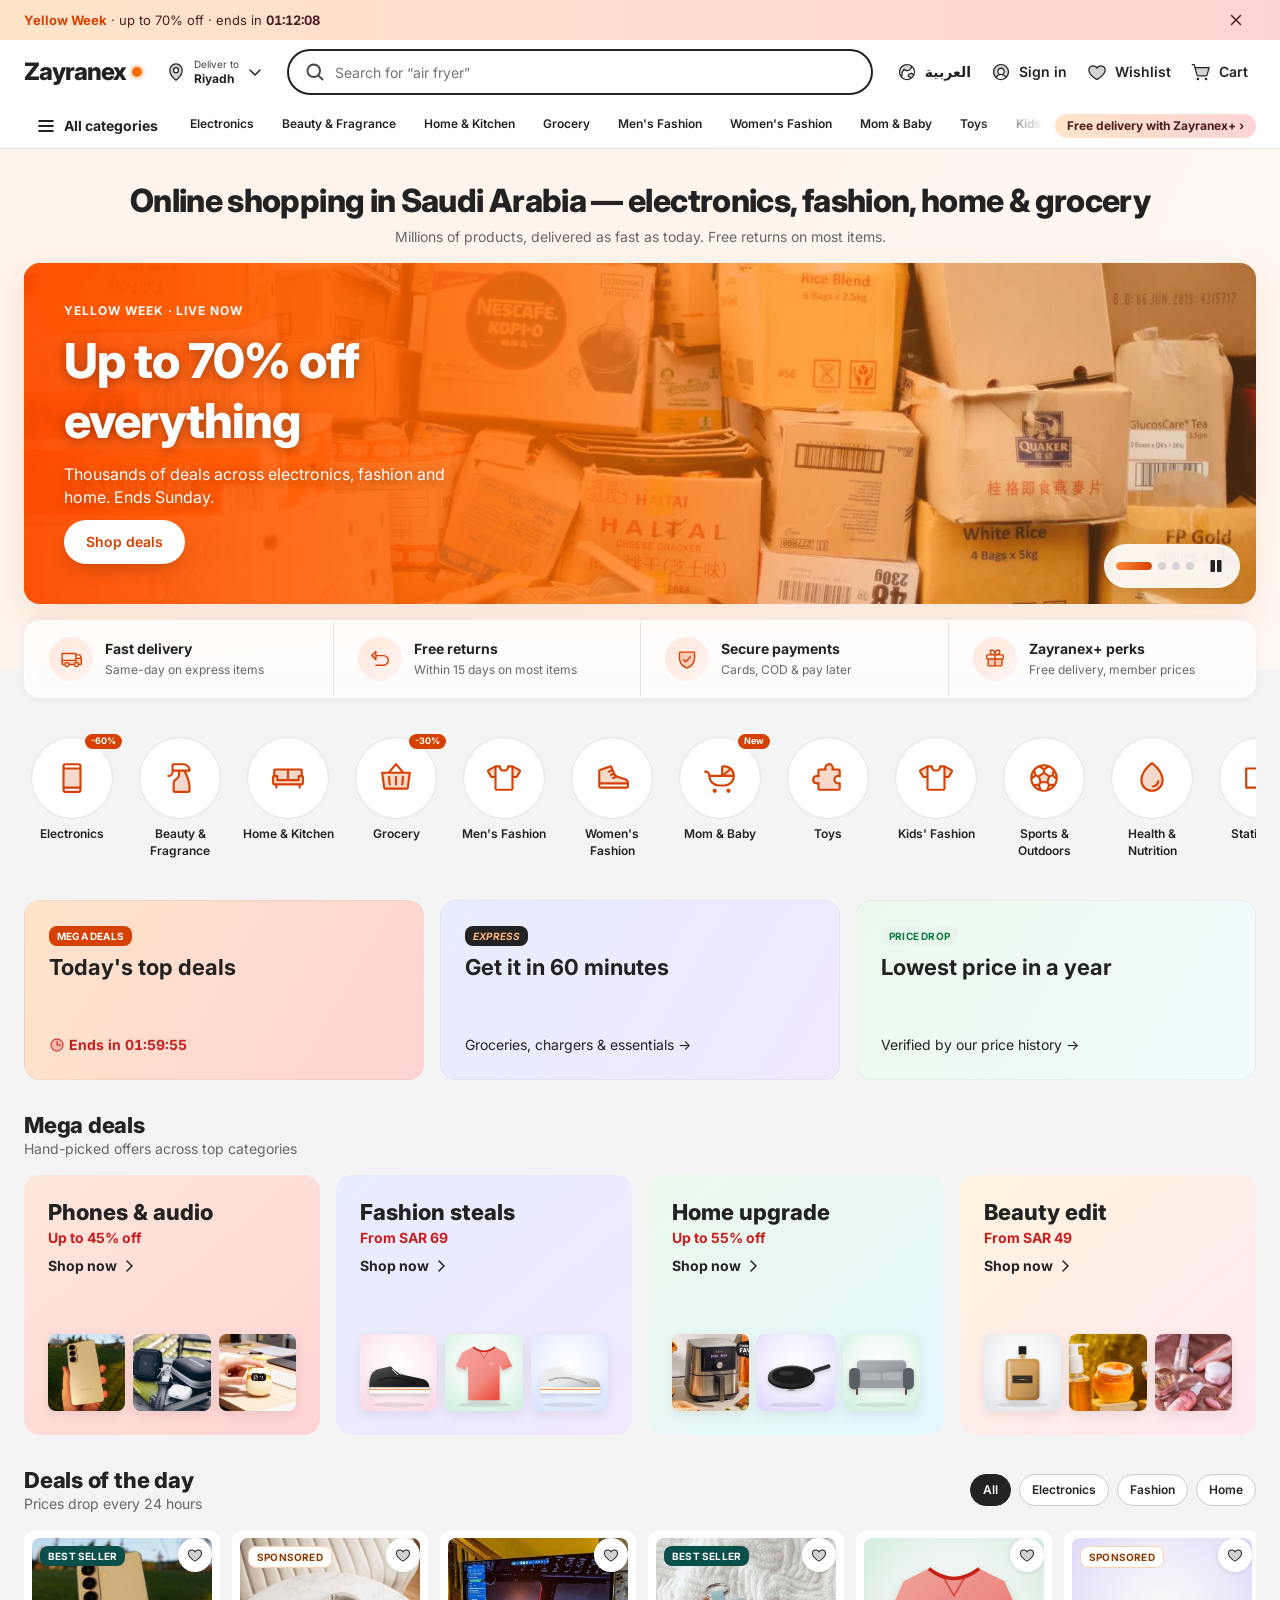
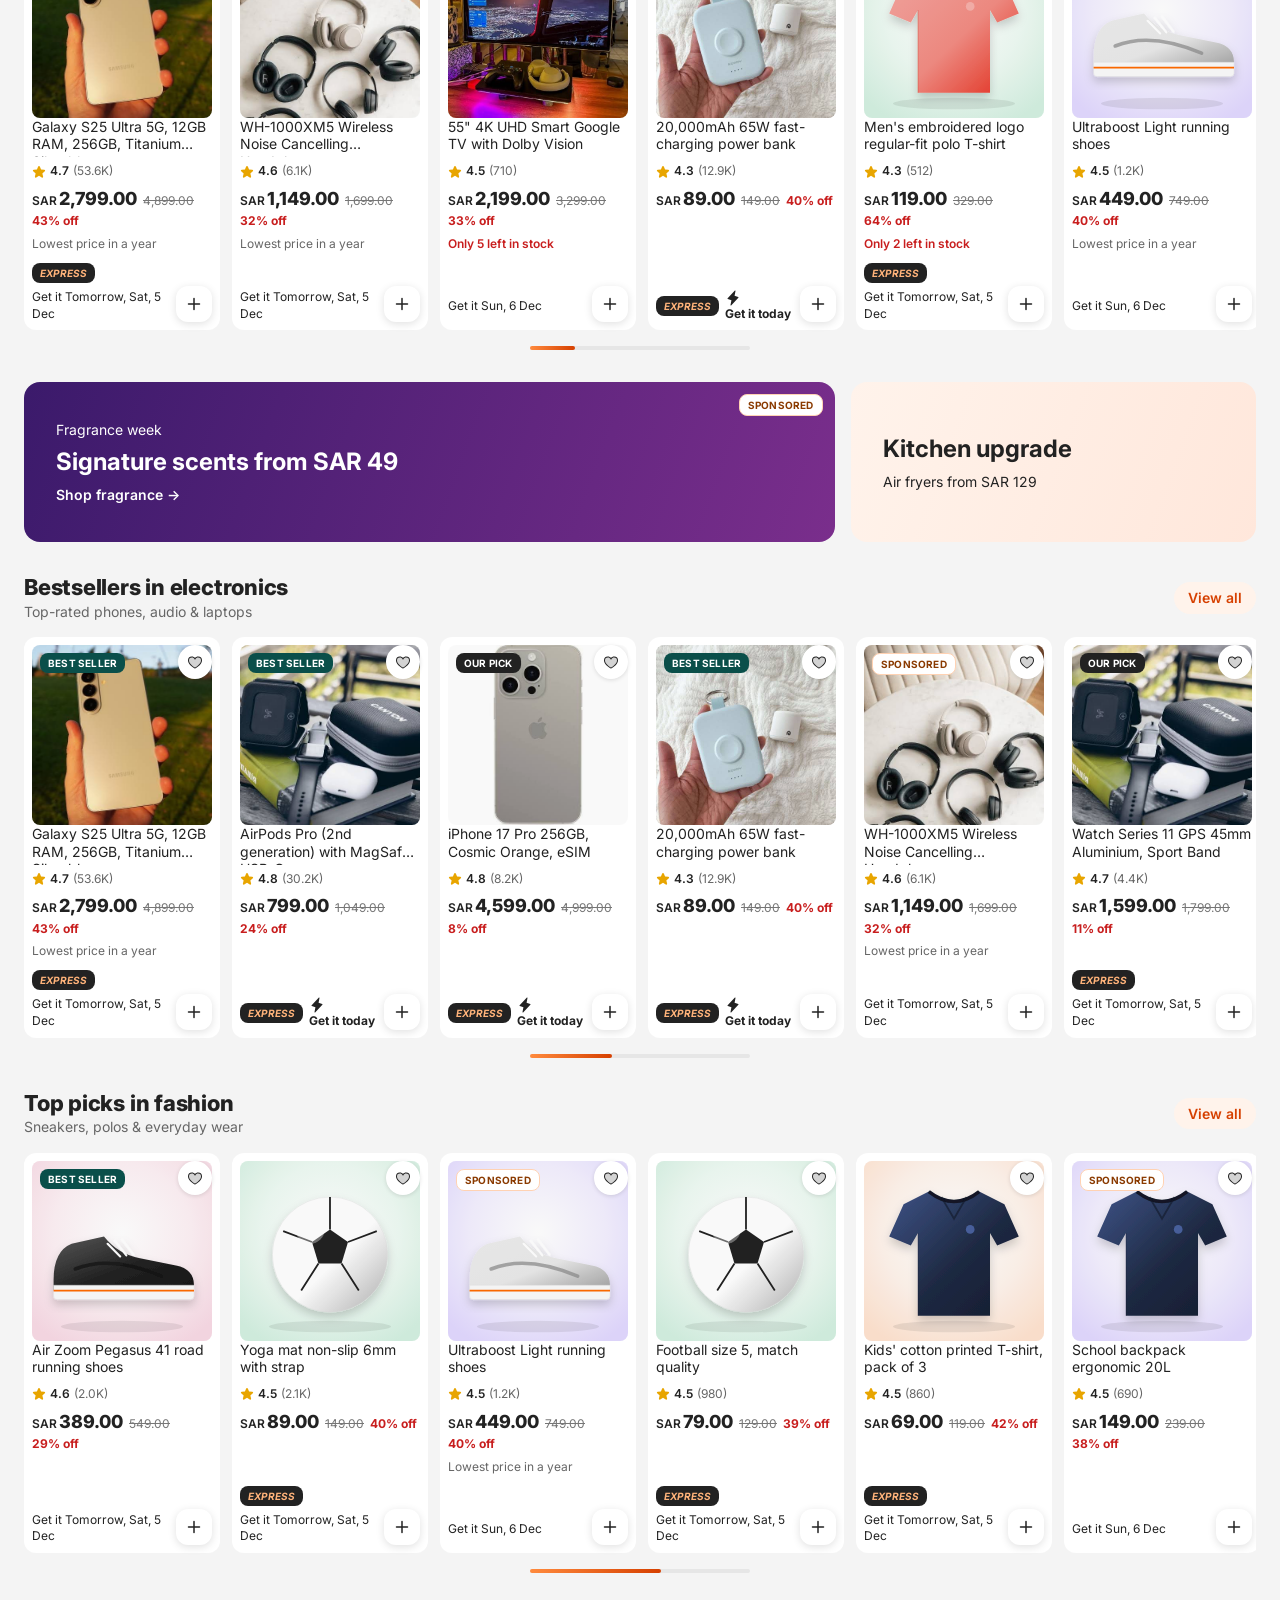
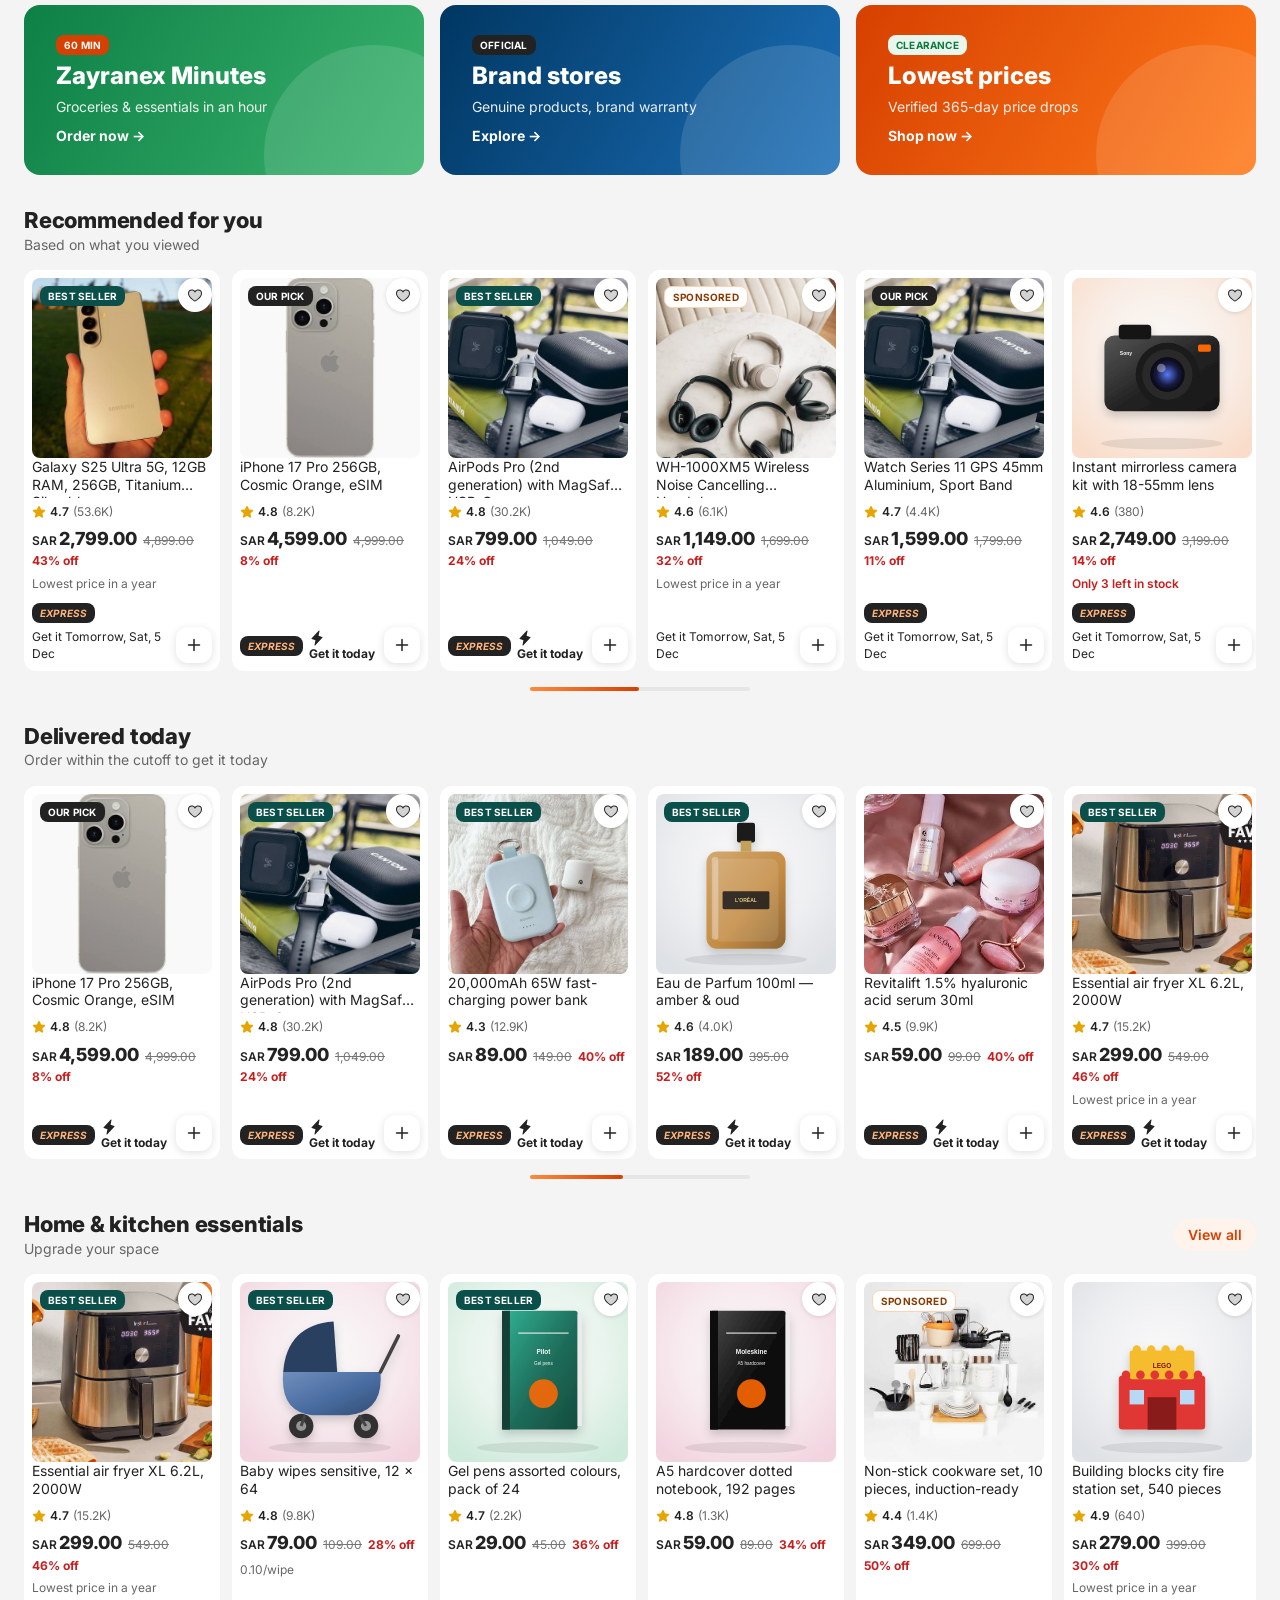
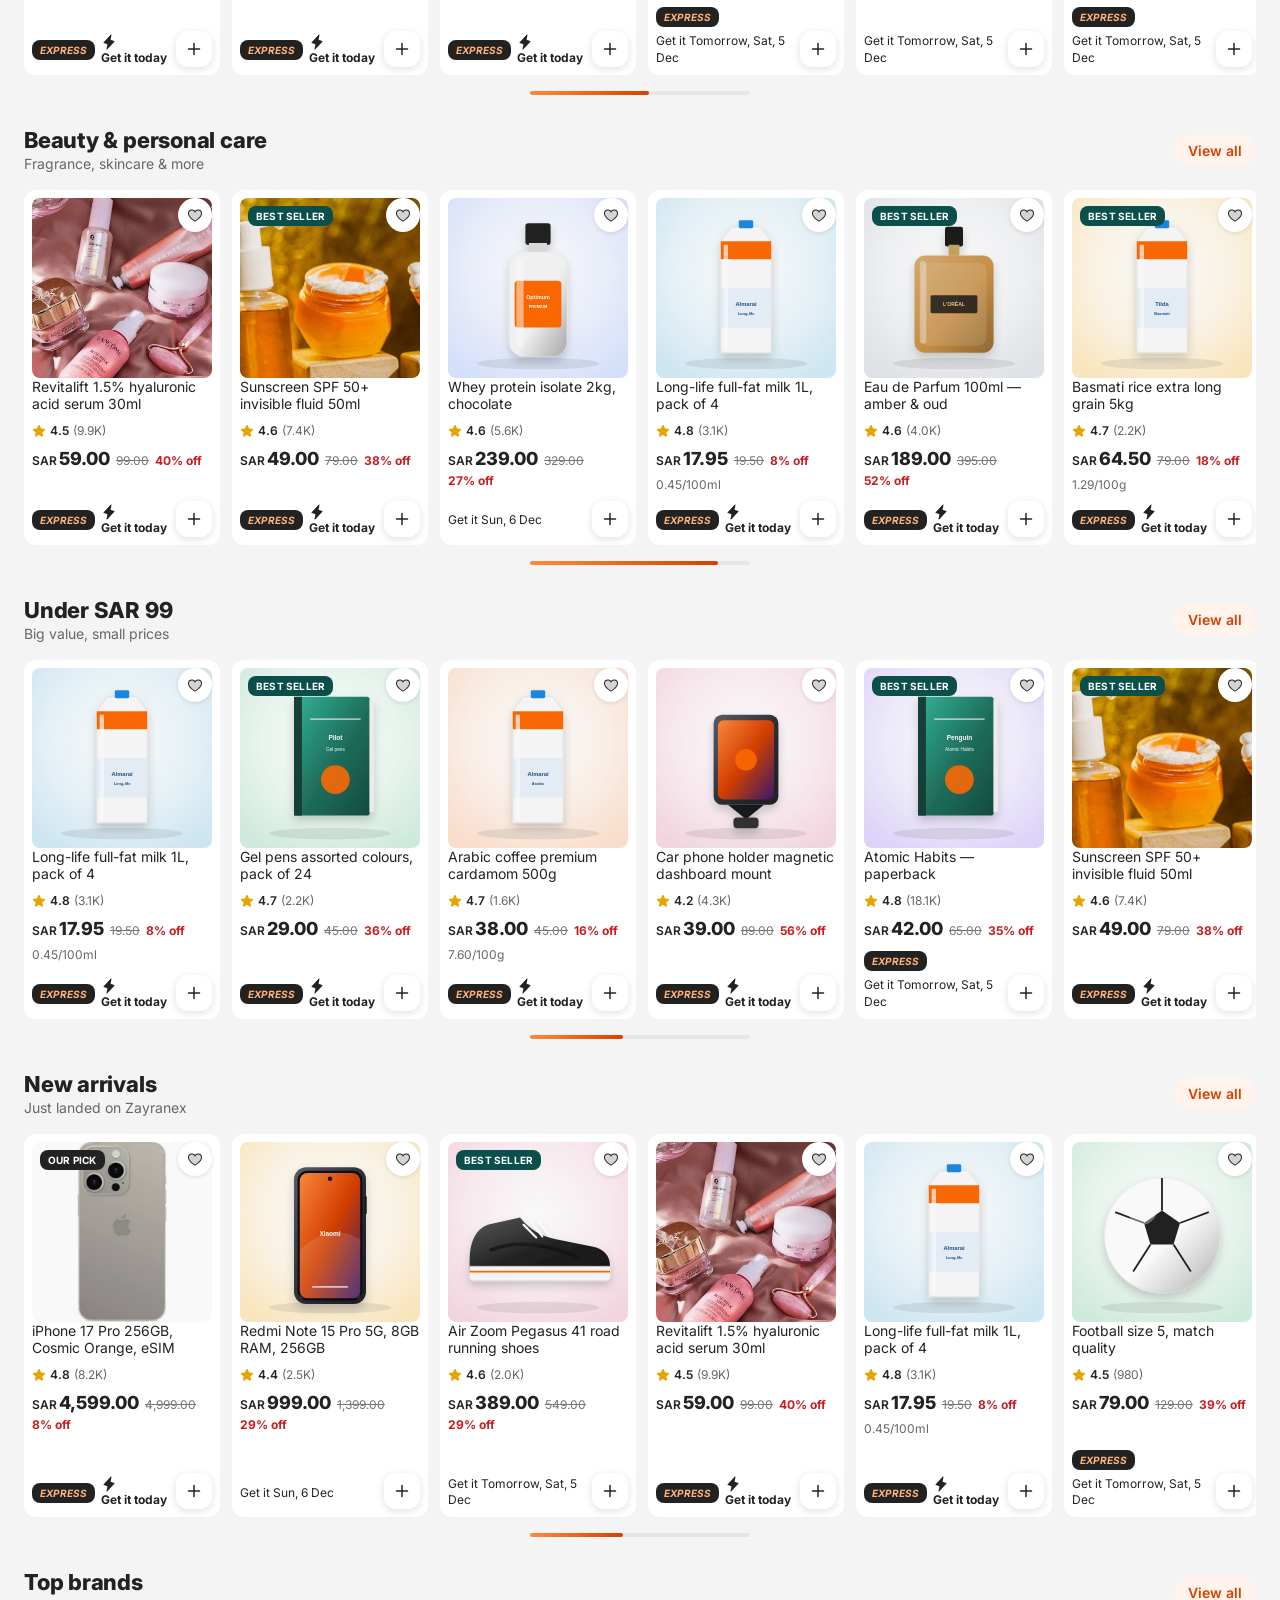
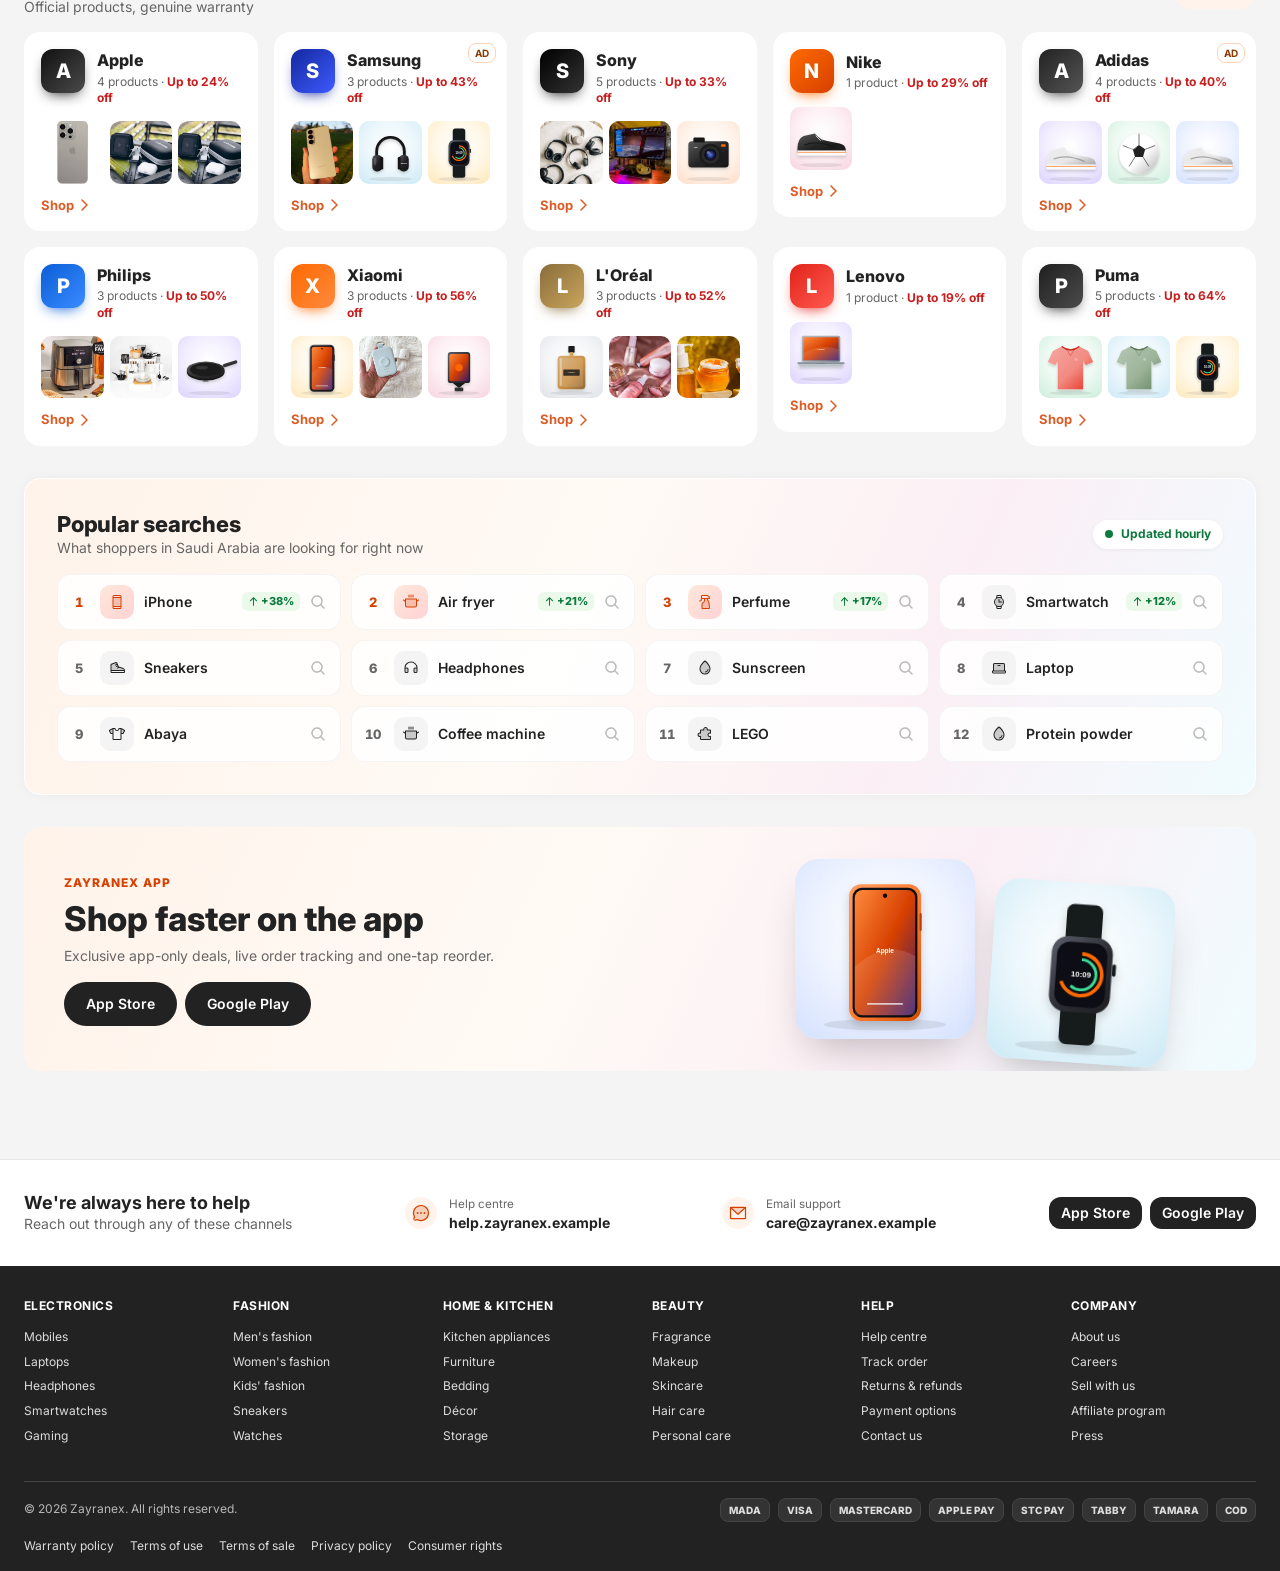
<file: index.html>
<!DOCTYPE html>
<html lang="en" dir="ltr">
<head>
<meta charset="utf-8">
<meta name="viewport" content="width=device-width, initial-scale=1">
<meta name="theme-color" content="#ff6a00">
<title>Online shopping for electronics, fashion & more | Zayranex</title>
<meta name="description" content="Shop electronics, fashion, beauty, home and grocery with fast delivery across Saudi Arabia.">
<link rel="preconnect" href="https://fonts.googleapis.com">
<link rel="preconnect" href="https://fonts.gstatic.com" crossorigin>
<link href="https://fonts.googleapis.com/css2?family=Inter:wght@400;500;600;700;800&display=swap" rel="stylesheet">
<link rel="stylesheet" href="css/styles.css">
<link rel="icon" href="favicon.svg" type="image/svg+xml">
<link rel="icon" href="img/favicon-32.png" type="image/png" sizes="32x32">
<link rel="apple-touch-icon" href="img/apple-touch-icon.png">
</head>
<body data-page="home">
<a class="skip-link" href="#main">Skip to content</a>
<svg xmlns="http://www.w3.org/2000/svg" style="display:none" aria-hidden="true">
<symbol id="i-search" viewBox="0 0 256 256" fill="currentColor"><path d="M232.49,215.51,185,168a92.12,92.12,0,1,0-17,17l47.53,47.54a12,12,0,0,0,17-17ZM44,112a68,68,0,1,1,68,68A68.07,68.07,0,0,1,44,112Z"/></symbol>
<symbol id="i-x" viewBox="0 0 256 256" fill="currentColor"><path d="M208.49,191.51a12,12,0,0,1-17,17L128,145,64.49,208.49a12,12,0,0,1-17-17L111,128,47.51,64.49a12,12,0,0,1,17-17L128,111l63.51-63.52a12,12,0,0,1,17,17L145,128Z"/></symbol>
<symbol id="i-cart" viewBox="0 0 256 256" fill="currentColor"><path d="M232,72l-25.63,92.28A16,16,0,0,1,191,176H92.16a16,16,0,0,1-15.41-11.72L51.11,72Z" opacity="0.2"/><path d="M104,216a16,16,0,1,1-16-16A16,16,0,0,1,104,216Zm88-16a16,16,0,1,0,16,16A16,16,0,0,0,192,200ZM239.71,74.14l-25.64,92.28A24.06,24.06,0,0,1,191,184H92.16A24.06,24.06,0,0,1,69,166.42L33.92,40H16a8,8,0,0,1,0-16H40a8,8,0,0,1,7.71,5.86L57.19,64H232a8,8,0,0,1,7.71,10.14ZM221.47,80H61.64l22.81,82.14A8,8,0,0,0,92.16,168H191a8,8,0,0,0,7.71-5.86Z"/></symbol>
<symbol id="i-heart" viewBox="0 0 256 256" fill="currentColor"><path d="M232,102c0,66-104,122-104,122S24,168,24,102A54,54,0,0,1,78,48c22.59,0,41.94,12.31,50,32,8.06-19.69,27.41-32,50-32A54,54,0,0,1,232,102Z" opacity="0.2"/><path d="M178,40c-20.65,0-38.73,8.88-50,23.89C116.73,48.88,98.65,40,78,40a62.07,62.07,0,0,0-62,62c0,70,103.79,126.66,108.21,129a8,8,0,0,0,7.58,0C136.21,228.66,240,172,240,102A62.07,62.07,0,0,0,178,40ZM128,214.8C109.74,204.16,32,155.69,32,102A46.06,46.06,0,0,1,78,56c19.45,0,35.78,10.36,42.6,27a8,8,0,0,0,14.8,0c6.82-16.67,23.15-27,42.6-27a46.06,46.06,0,0,1,46,46C224,155.61,146.24,204.15,128,214.8Z"/></symbol>
<symbol id="i-user" viewBox="0 0 256 256" fill="currentColor"><path d="M224,128a95.76,95.76,0,0,1-31.8,71.37A72,72,0,0,0,128,160a40,40,0,1,0-40-40,40,40,0,0,0,40,40,72,72,0,0,0-64.2,39.37h0A96,96,0,1,1,224,128Z" opacity="0.2"/><path d="M128,24A104,104,0,1,0,232,128,104.11,104.11,0,0,0,128,24ZM74.08,197.5a64,64,0,0,1,107.84,0,87.83,87.83,0,0,1-107.84,0ZM96,120a32,32,0,1,1,32,32A32,32,0,0,1,96,120Zm97.76,66.41a79.66,79.66,0,0,0-36.06-28.75,48,48,0,1,0-59.4,0,79.66,79.66,0,0,0-36.06,28.75,88,88,0,1,1,131.52,0Z"/></symbol>
<symbol id="i-box" viewBox="0 0 256 256" fill="currentColor"><path d="M128,129.09V232a8,8,0,0,1-3.84-1l-88-48.18a8,8,0,0,1-4.16-7V80.18a8,8,0,0,1,.7-3.25Z" opacity="0.2"/><path d="M223.68,66.15,135.68,18a15.88,15.88,0,0,0-15.36,0l-88,48.17a16,16,0,0,0-8.32,14v95.64a16,16,0,0,0,8.32,14l88,48.17a15.88,15.88,0,0,0,15.36,0l88-48.17a16,16,0,0,0,8.32-14V80.18A16,16,0,0,0,223.68,66.15ZM128,32l80.34,44-29.77,16.3-80.35-44ZM128,120,47.66,76l33.9-18.56,80.34,44ZM40,90l80,43.78v85.79L40,175.82Zm176,85.78h0l-80,43.79V133.82l32-17.51V152a8,8,0,0,0,16,0V107.55L216,90v85.77Z"/></symbol>
<symbol id="i-pin" viewBox="0 0 256 256" fill="currentColor"><path d="M128,24a80,80,0,0,0-80,80c0,72,80,128,80,128s80-56,80-128A80,80,0,0,0,128,24Zm0,112a32,32,0,1,1,32-32A32,32,0,0,1,128,136Z" opacity="0.2"/><path d="M128,64a40,40,0,1,0,40,40A40,40,0,0,0,128,64Zm0,64a24,24,0,1,1,24-24A24,24,0,0,1,128,128Zm0-112a88.1,88.1,0,0,0-88,88c0,31.4,14.51,64.68,42,96.25a254.19,254.19,0,0,0,41.45,38.3,8,8,0,0,0,9.18,0A254.19,254.19,0,0,0,174,200.25c27.45-31.57,42-64.85,42-96.25A88.1,88.1,0,0,0,128,16Zm0,206c-16.53-13-72-60.75-72-118a72,72,0,0,1,144,0C200,161.23,144.53,209,128,222Z"/></symbol>
<symbol id="i-globe" viewBox="0 0 256 256" fill="currentColor"><path d="M215,168.71a96.42,96.42,0,0,1-30.54,37l-9.36-9.37a8,8,0,0,0-3.63-2.09L150,188.59a8,8,0,0,1-5.88-8.9l2.38-16.2a8,8,0,0,1,4.84-6.22l30.46-12.66a8,8,0,0,1,8.47,1.49ZM159.89,105,182.06,79.2A8,8,0,0,0,184,74V50A96,96,0,0,0,50.49,184.65l9.92-6.52A8,8,0,0,0,64,171.49l.21-36.23a8.06,8.06,0,0,1,1.35-4.41l20.94-31.3a8,8,0,0,1,11.34-2l19.81,13a8.06,8.06,0,0,0,5.77,1.45l31.46-4.26A8,8,0,0,0,159.89,105Z" opacity="0.2"/><path d="M128,24A104,104,0,1,0,232,128,104.11,104.11,0,0,0,128,24Zm0,16a87.5,87.5,0,0,1,48,14.28V74L153.83,99.74,122.36,104l-.31-.22L102.38,90.92A16,16,0,0,0,79.87,95.1L58.93,126.4a16,16,0,0,0-2.7,8.81L56,171.44l-3.27,2.15A88,88,0,0,1,128,40ZM62.29,186.47l2.52-1.65A16,16,0,0,0,72,171.53l.21-36.23L93.17,104a3.62,3.62,0,0,0,.32.22l19.67,12.87a15.94,15.94,0,0,0,11.35,2.77L156,115.59a16,16,0,0,0,10-5.41l22.17-25.76A16,16,0,0,0,192,74V67.67A87.87,87.87,0,0,1,211.77,155l-16.14-14.76a16,16,0,0,0-16.93-3l-30.46,12.65a16.08,16.08,0,0,0-9.68,12.45l-2.39,16.19a16,16,0,0,0,11.77,17.81L169.4,202l2.36,2.37A87.88,87.88,0,0,1,62.29,186.47ZM185,195l-4.3-4.31a16,16,0,0,0-7.26-4.18L152,180.85l2.39-16.19L184.84,152,205,170.48A88.43,88.43,0,0,1,185,195Z"/></symbol>
<symbol id="i-chevron-down" viewBox="0 0 256 256" fill="currentColor"><path d="M216.49,104.49l-80,80a12,12,0,0,1-17,0l-80-80a12,12,0,0,1,17-17L128,159l71.51-71.52a12,12,0,0,1,17,17Z"/></symbol>
<symbol id="i-chevron-right" viewBox="0 0 256 256" fill="currentColor"><path d="M184.49,136.49l-80,80a12,12,0,0,1-17-17L159,128,87.51,56.49a12,12,0,1,1,17-17l80,80A12,12,0,0,1,184.49,136.49Z"/></symbol>
<symbol id="i-chevron-left" viewBox="0 0 256 256" fill="currentColor"><path d="M168.49,199.51a12,12,0,0,1-17,17l-80-80a12,12,0,0,1,0-17l80-80a12,12,0,0,1,17,17L97,128Z"/></symbol>
<symbol id="i-star" viewBox="0 0 256 256" fill="currentColor"><path d="M234.29,114.85l-45,38.83L203,211.75a16.4,16.4,0,0,1-24.5,17.82L128,198.49,77.47,229.57A16.4,16.4,0,0,1,53,211.75l13.76-58.07-45-38.83A16.46,16.46,0,0,1,31.08,86l59-4.76,22.76-55.08a16.36,16.36,0,0,1,30.27,0l22.75,55.08,59,4.76a16.46,16.46,0,0,1,9.37,28.86Z"/></symbol>
<symbol id="i-plus" viewBox="0 0 256 256" fill="currentColor"><path d="M228,128a12,12,0,0,1-12,12H140v76a12,12,0,0,1-24,0V140H40a12,12,0,0,1,0-24h76V40a12,12,0,0,1,24,0v76h76A12,12,0,0,1,228,128Z"/></symbol>
<symbol id="i-minus" viewBox="0 0 256 256" fill="currentColor"><path d="M228,128a12,12,0,0,1-12,12H40a12,12,0,0,1,0-24H216A12,12,0,0,1,228,128Z"/></symbol>
<symbol id="i-truck" viewBox="0 0 256 256" fill="currentColor"><path d="M248,120v64a8,8,0,0,1-8,8H216a24,24,0,0,0-48,0H104a24,24,0,0,0-48,0H32a8,8,0,0,1-8-8V144H184V120Z" opacity="0.2"/><path d="M255.42,117l-14-35A15.93,15.93,0,0,0,226.58,72H192V64a8,8,0,0,0-8-8H32A16,16,0,0,0,16,72V184a16,16,0,0,0,16,16H49a32,32,0,0,0,62,0h50a32,32,0,0,0,62,0h17a16,16,0,0,0,16-16V120A7.94,7.94,0,0,0,255.42,117ZM192,88h34.58l9.6,24H192ZM32,72H176v64H32ZM80,208a16,16,0,1,1,16-16A16,16,0,0,1,80,208Zm81-24H111a32,32,0,0,0-62,0H32V152H176v12.31A32.11,32.11,0,0,0,161,184Zm31,24a16,16,0,1,1,16-16A16,16,0,0,1,192,208Zm48-24H223a32.06,32.06,0,0,0-31-24V128h48Z"/></symbol>
<symbol id="i-shield" viewBox="0 0 256 256" fill="currentColor"><path d="M216,56v56c0,96-88,120-88,120S40,208,40,112V56a8,8,0,0,1,8-8H208A8,8,0,0,1,216,56Z" opacity="0.2"/><path d="M208,40H48A16,16,0,0,0,32,56v56c0,52.72,25.52,84.67,46.93,102.19,23.06,18.86,46,25.26,47,25.53a8,8,0,0,0,4.2,0c1-.27,23.91-6.67,47-25.53C198.48,196.67,224,164.72,224,112V56A16,16,0,0,0,208,40Zm0,72c0,37.07-13.66,67.16-40.6,89.42A129.3,129.3,0,0,1,128,223.62a128.25,128.25,0,0,1-38.92-21.81C61.82,179.51,48,149.3,48,112l0-56,160,0ZM82.34,141.66a8,8,0,0,1,11.32-11.32L112,148.69l50.34-50.35a8,8,0,0,1,11.32,11.32l-56,56a8,8,0,0,1-11.32,0Z"/></symbol>
<symbol id="i-return" viewBox="0 0 256 256" fill="currentColor"><path d="M80,40v96L32,88Z" opacity="0.2"/><path d="M168,80H88V40a8,8,0,0,0-13.66-5.66l-48,48a8,8,0,0,0,0,11.32l48,48A8,8,0,0,0,88,136V96h80a48,48,0,0,1,0,96H80a8,8,0,0,0,0,16h88a64,64,0,0,0,0-128ZM72,116.69,43.31,88,72,59.31Z"/></symbol>
<symbol id="i-lock" viewBox="0 0 256 256" fill="currentColor"><path d="M216,96V208a8,8,0,0,1-8,8H48a8,8,0,0,1-8-8V96a8,8,0,0,1,8-8H208A8,8,0,0,1,216,96Z" opacity="0.2"/><path d="M208,80H176V56a48,48,0,0,0-96,0V80H48A16,16,0,0,0,32,96V208a16,16,0,0,0,16,16H208a16,16,0,0,0,16-16V96A16,16,0,0,0,208,80ZM96,56a32,32,0,0,1,64,0V80H96ZM208,208H48V96H208V208Z"/></symbol>
<symbol id="i-check" viewBox="0 0 256 256" fill="currentColor"><path d="M232.49,80.49l-128,128a12,12,0,0,1-17,0l-56-56a12,12,0,1,1,17-17L96,183,215.51,63.51a12,12,0,0,1,17,17Z"/></symbol>
<symbol id="i-filter" viewBox="0 0 256 256" fill="currentColor"><path d="M128,80a24,24,0,1,1-24-24A24,24,0,0,1,128,80Zm40,72a24,24,0,1,0,24,24A24,24,0,0,0,168,152Z" opacity="0.2"/><path d="M40,88H73a32,32,0,0,0,62,0h81a8,8,0,0,0,0-16H135a32,32,0,0,0-62,0H40a8,8,0,0,0,0,16Zm64-24A16,16,0,1,1,88,80,16,16,0,0,1,104,64ZM216,168H199a32,32,0,0,0-62,0H40a8,8,0,0,0,0,16h97a32,32,0,0,0,62,0h17a8,8,0,0,0,0-16Zm-48,24a16,16,0,1,1,16-16A16,16,0,0,1,168,192Z"/></symbol>
<symbol id="i-home" viewBox="0 0 256 256" fill="currentColor"><path d="M216,120v96H152V152H104v64H40V120a8,8,0,0,1,2.34-5.66l80-80a8,8,0,0,1,11.32,0l80,80A8,8,0,0,1,216,120Z" opacity="0.2"/><path d="M219.31,108.68l-80-80a16,16,0,0,0-22.62,0l-80,80A15.87,15.87,0,0,0,32,120v96a8,8,0,0,0,8,8h64a8,8,0,0,0,8-8V160h32v56a8,8,0,0,0,8,8h64a8,8,0,0,0,8-8V120A15.87,15.87,0,0,0,219.31,108.68ZM208,208H160V152a8,8,0,0,0-8-8H104a8,8,0,0,0-8,8v56H48V120l80-80,80,80Z"/></symbol>
<symbol id="i-grid" viewBox="0 0 256 256" fill="currentColor"><path d="M112,56v48a8,8,0,0,1-8,8H56a8,8,0,0,1-8-8V56a8,8,0,0,1,8-8h48A8,8,0,0,1,112,56Zm88-8H152a8,8,0,0,0-8,8v48a8,8,0,0,0,8,8h48a8,8,0,0,0,8-8V56A8,8,0,0,0,200,48Zm-96,96H56a8,8,0,0,0-8,8v48a8,8,0,0,0,8,8h48a8,8,0,0,0,8-8V152A8,8,0,0,0,104,144Zm96,0H152a8,8,0,0,0-8,8v48a8,8,0,0,0,8,8h48a8,8,0,0,0,8-8V152A8,8,0,0,0,200,144Z" opacity="0.2"/><path d="M200,136H152a16,16,0,0,0-16,16v48a16,16,0,0,0,16,16h48a16,16,0,0,0,16-16V152A16,16,0,0,0,200,136Zm0,64H152V152h48v48ZM104,40H56A16,16,0,0,0,40,56v48a16,16,0,0,0,16,16h48a16,16,0,0,0,16-16V56A16,16,0,0,0,104,40Zm0,64H56V56h48v48Zm96-64H152a16,16,0,0,0-16,16v48a16,16,0,0,0,16,16h48a16,16,0,0,0,16-16V56A16,16,0,0,0,200,40Zm0,64H152V56h48v48Zm-96,32H56a16,16,0,0,0-16,16v48a16,16,0,0,0,16,16h48a16,16,0,0,0,16-16V152A16,16,0,0,0,104,136Zm0,64H56V152h48v48Z"/></symbol>
<symbol id="i-pause" viewBox="0 0 256 256" fill="currentColor"><path d="M216,48V208a16,16,0,0,1-16,16H160a16,16,0,0,1-16-16V48a16,16,0,0,1,16-16h40A16,16,0,0,1,216,48ZM96,32H56A16,16,0,0,0,40,48V208a16,16,0,0,0,16,16H96a16,16,0,0,0,16-16V48A16,16,0,0,0,96,32Z"/></symbol>
<symbol id="i-play" viewBox="0 0 256 256" fill="currentColor"><path d="M240,128a15.74,15.74,0,0,1-7.6,13.51L88.32,229.65a16,16,0,0,1-16.2.3A15.86,15.86,0,0,1,64,216.13V39.87a15.86,15.86,0,0,1,8.12-13.82,16,16,0,0,1,16.2.3L232.4,114.49A15.74,15.74,0,0,1,240,128Z"/></symbol>
<symbol id="i-phone" viewBox="0 0 256 256" fill="currentColor"><path d="M223.94,174.08A48.33,48.33,0,0,1,176,216,136,136,0,0,1,40,80,48.33,48.33,0,0,1,81.92,32.06a8,8,0,0,1,8.3,4.8l21.13,47.2a8,8,0,0,1-.66,7.53L89.32,117a7.93,7.93,0,0,0-.54,7.81c8.27,16.93,25.77,34.22,42.75,42.41a7.92,7.92,0,0,0,7.83-.59l25-21.3a8,8,0,0,1,7.59-.69l47.16,21.13A8,8,0,0,1,223.94,174.08Z" opacity="0.2"/><path d="M222.37,158.46l-47.11-21.11-.13-.06a16,16,0,0,0-15.17,1.4,8.12,8.12,0,0,0-.75.56L134.87,160c-15.42-7.49-31.34-23.29-38.83-38.51l20.78-24.71c.2-.25.39-.5.57-.77a16,16,0,0,0,1.32-15.06l0-.12L97.54,33.64a16,16,0,0,0-16.62-9.52A56.26,56.26,0,0,0,32,80c0,79.4,64.6,144,144,144a56.26,56.26,0,0,0,55.88-48.92A16,16,0,0,0,222.37,158.46ZM176,208A128.14,128.14,0,0,1,48,80,40.2,40.2,0,0,1,82.87,40a.61.61,0,0,0,0,.12l21,47L83.2,111.86a6.13,6.13,0,0,0-.57.77,16,16,0,0,0-1,15.7c9.06,18.53,27.73,37.06,46.46,46.11a16,16,0,0,0,15.75-1.14,8.44,8.44,0,0,0,.74-.56L168.89,152l47,21.05h0s.08,0,.11,0A40.21,40.21,0,0,1,176,208Z"/></symbol>
<symbol id="i-mail" viewBox="0 0 256 256" fill="currentColor"><path d="M224,56l-96,88L32,56Z" opacity="0.2"/><path d="M224,48H32a8,8,0,0,0-8,8V192a16,16,0,0,0,16,16H216a16,16,0,0,0,16-16V56A8,8,0,0,0,224,48ZM203.43,64,128,133.15,52.57,64ZM216,192H40V74.19l82.59,75.71a8,8,0,0,0,10.82,0L216,74.19V192Z"/></symbol>
<symbol id="i-chat" viewBox="0 0 256 256" fill="currentColor"><path d="M224,128A96,96,0,0,1,79.93,211.11h0L42.54,223.58a8,8,0,0,1-10.12-10.12l12.47-37.39h0A96,96,0,1,1,224,128Z" opacity="0.2"/><path d="M128,24A104,104,0,0,0,36.18,176.88L24.83,210.93a16,16,0,0,0,20.24,20.24l34.05-11.35A104,104,0,1,0,128,24Zm0,192a87.87,87.87,0,0,1-44.06-11.81,8,8,0,0,0-4-1.08,7.85,7.85,0,0,0-2.53.42L40,216,52.47,178.6a8,8,0,0,0-.66-6.54A88,88,0,1,1,128,216Zm12-88a12,12,0,1,1-12-12A12,12,0,0,1,140,128Zm-44,0a12,12,0,1,1-12-12A12,12,0,0,1,96,128Zm88,0a12,12,0,1,1-12-12A12,12,0,0,1,184,128Z"/></symbol>
<symbol id="i-bolt" viewBox="0 0 256 256" fill="currentColor"><path d="M213.85,125.46l-112,120a8,8,0,0,1-13.69-7l14.66-73.33L45.19,143.49a8,8,0,0,1-3-13l112-120a8,8,0,0,1,13.69,7L153.18,90.9l57.63,21.61a8,8,0,0,1,3,12.95Z"/></symbol>
<symbol id="i-tag" viewBox="0 0 256 256" fill="currentColor"><path d="M237.66,153,153,237.66a8,8,0,0,1-11.31,0L42.34,138.34A8,8,0,0,1,40,132.69V40h92.69a8,8,0,0,1,5.65,2.34l99.32,99.32A8,8,0,0,1,237.66,153Z" opacity="0.2"/><path d="M243.31,136,144,36.69A15.86,15.86,0,0,0,132.69,32H40a8,8,0,0,0-8,8v92.69A15.86,15.86,0,0,0,36.69,144L136,243.31a16,16,0,0,0,22.63,0l84.68-84.68a16,16,0,0,0,0-22.63Zm-96,96L48,132.69V48h84.69L232,147.31ZM96,84A12,12,0,1,1,84,72,12,12,0,0,1,96,84Z"/></symbol>
<symbol id="i-trash" viewBox="0 0 256 256" fill="currentColor"><path d="M200,56V208a8,8,0,0,1-8,8H64a8,8,0,0,1-8-8V56Z" opacity="0.2"/><path d="M216,48H176V40a24,24,0,0,0-24-24H104A24,24,0,0,0,80,40v8H40a8,8,0,0,0,0,16h8V208a16,16,0,0,0,16,16H192a16,16,0,0,0,16-16V64h8a8,8,0,0,0,0-16ZM96,40a8,8,0,0,1,8-8h48a8,8,0,0,1,8,8v8H96Zm96,168H64V64H192ZM112,104v64a8,8,0,0,1-16,0V104a8,8,0,0,1,16,0Zm48,0v64a8,8,0,0,1-16,0V104a8,8,0,0,1,16,0Z"/></symbol>
<symbol id="i-sparkle" viewBox="0 0 256 256" fill="currentColor"><path d="M194.82,151.43l-55.09,20.3-20.3,55.09a7.92,7.92,0,0,1-14.86,0l-20.3-55.09-55.09-20.3a7.92,7.92,0,0,1,0-14.86l55.09-20.3,20.3-55.09a7.92,7.92,0,0,1,14.86,0l20.3,55.09,55.09,20.3A7.92,7.92,0,0,1,194.82,151.43Z" opacity="0.2"/><path d="M197.58,129.06,146,110l-19-51.62a15.92,15.92,0,0,0-29.88,0L78,110l-51.62,19a15.92,15.92,0,0,0,0,29.88L78,178l19,51.62a15.92,15.92,0,0,0,29.88,0L146,178l51.62-19a15.92,15.92,0,0,0,0-29.88ZM137,164.22a8,8,0,0,0-4.74,4.74L112,223.85,91.78,169A8,8,0,0,0,87,164.22L32.15,144,87,123.78A8,8,0,0,0,91.78,119L112,64.15,132.22,119a8,8,0,0,0,4.74,4.74L191.85,144ZM144,40a8,8,0,0,1,8-8h16V16a8,8,0,0,1,16,0V32h16a8,8,0,0,1,0,16H184V64a8,8,0,0,1-16,0V48H152A8,8,0,0,1,144,40ZM248,88a8,8,0,0,1-8,8h-8v8a8,8,0,0,1-16,0V96h-8a8,8,0,0,1,0-16h8V72a8,8,0,0,1,16,0v8h8A8,8,0,0,1,248,88Z"/></symbol>
<symbol id="i-arrow-up" viewBox="0 0 256 256" fill="currentColor"><path d="M208.49,120.49a12,12,0,0,1-17,0L140,69V216a12,12,0,0,1-24,0V69L64.49,120.49a12,12,0,0,1-17-17l72-72a12,12,0,0,1,17,0l72,72A12,12,0,0,1,208.49,120.49Z"/></symbol>
<symbol id="i-store" viewBox="0 0 256 256" fill="currentColor"><path d="M224,96v16a32,32,0,0,1-64,0V96H96v16a32,32,0,0,1-64,0V96L46.34,45.8A8,8,0,0,1,54,40H202a8,8,0,0,1,7.69,5.8Z" opacity="0.2"/><path d="M231.69,93.81,217.35,43.6A16.07,16.07,0,0,0,202,32H54A16.07,16.07,0,0,0,38.65,43.6L24.31,93.81A7.94,7.94,0,0,0,24,96v16a40,40,0,0,0,16,32v72a8,8,0,0,0,8,8H208a8,8,0,0,0,8-8V144a40,40,0,0,0,16-32V96A7.94,7.94,0,0,0,231.69,93.81ZM54,48H202l11.42,40H42.61Zm98,56v8a24,24,0,0,1-48,0v-8ZM51.06,132.2A24,24,0,0,1,40,112v-8H88v8a24,24,0,0,1-35.12,21.26A7.88,7.88,0,0,0,51.06,132.2ZM200,208H56V151.2a40.57,40.57,0,0,0,8,.8,40,40,0,0,0,32-16,40,40,0,0,0,64,0,40,40,0,0,0,32,16,40.57,40.57,0,0,0,8-.8Zm16-96a24,24,0,0,1-11.07,20.2,8.08,8.08,0,0,0-1.8,1.05A24,24,0,0,1,168,112v-8h48Z"/></symbol>
<symbol id="i-card" viewBox="0 0 256 256" fill="currentColor"><path d="M232,96v96a8,8,0,0,1-8,8H32a8,8,0,0,1-8-8V96Z" opacity="0.2"/><path d="M224,48H32A16,16,0,0,0,16,64V192a16,16,0,0,0,16,16H224a16,16,0,0,0,16-16V64A16,16,0,0,0,224,48Zm0,16V88H32V64Zm0,128H32V104H224v88Zm-16-24a8,8,0,0,1-8,8H168a8,8,0,0,1,0-16h32A8,8,0,0,1,208,168Zm-64,0a8,8,0,0,1-8,8H120a8,8,0,0,1,0-16h16A8,8,0,0,1,144,168Z"/></symbol>
<symbol id="i-wallet" viewBox="0 0 256 256" fill="currentColor"><path d="M224,80V192a8,8,0,0,1-8,8H56a16,16,0,0,1-16-16V56A16,16,0,0,0,56,72H216A8,8,0,0,1,224,80Z" opacity="0.2"/><path d="M216,64H56a8,8,0,0,1,0-16H192a8,8,0,0,0,0-16H56A24,24,0,0,0,32,56V184a24,24,0,0,0,24,24H216a16,16,0,0,0,16-16V80A16,16,0,0,0,216,64Zm0,128H56a8,8,0,0,1-8-8V78.63A23.84,23.84,0,0,0,56,80H216Zm-48-60a12,12,0,1,1,12,12A12,12,0,0,1,168,132Z"/></symbol>
<symbol id="i-info" viewBox="0 0 256 256" fill="currentColor"><path d="M224,128a96,96,0,1,1-96-96A96,96,0,0,1,224,128Z" opacity="0.2"/><path d="M144,176a8,8,0,0,1-8,8,16,16,0,0,1-16-16V128a8,8,0,0,1,0-16,16,16,0,0,1,16,16v40A8,8,0,0,1,144,176Zm88-48A104,104,0,1,1,128,24,104.11,104.11,0,0,1,232,128Zm-16,0a88,88,0,1,0-88,88A88.1,88.1,0,0,0,216,128ZM124,96a12,12,0,1,0-12-12A12,12,0,0,0,124,96Z"/></symbol>
<symbol id="i-clock" viewBox="0 0 256 256" fill="currentColor"><path d="M224,128a96,96,0,1,1-96-96A96,96,0,0,1,224,128Z" opacity="0.2"/><path d="M128,24A104,104,0,1,0,232,128,104.11,104.11,0,0,0,128,24Zm0,192a88,88,0,1,1,88-88A88.1,88.1,0,0,1,128,216Zm64-88a8,8,0,0,1-8,8H128a8,8,0,0,1-8-8V72a8,8,0,0,1,16,0v48h48A8,8,0,0,1,192,128Z"/></symbol>
<symbol id="i-menu" viewBox="0 0 256 256" fill="currentColor"><path d="M228,128a12,12,0,0,1-12,12H40a12,12,0,0,1,0-24H216A12,12,0,0,1,228,128ZM40,76H216a12,12,0,0,0,0-24H40a12,12,0,0,0,0,24ZM216,180H40a12,12,0,0,0,0,24H216a12,12,0,0,0,0-24Z"/></symbol>
<symbol id="i-logout" viewBox="0 0 256 256" fill="currentColor"><path d="M224,56V200a16,16,0,0,1-16,16H48V40H208A16,16,0,0,1,224,56Z" opacity="0.2"/><path d="M120,216a8,8,0,0,1-8,8H48a8,8,0,0,1-8-8V40a8,8,0,0,1,8-8h64a8,8,0,0,1,0,16H56V208h56A8,8,0,0,1,120,216Zm109.66-93.66-40-40a8,8,0,0,0-11.32,11.32L204.69,120H112a8,8,0,0,0,0,16h92.69l-26.35,26.34a8,8,0,0,0,11.32,11.32l40-40A8,8,0,0,0,229.66,122.34Z"/></symbol>
<symbol id="i-gift" viewBox="0 0 256 256" fill="currentColor"><path d="M208,128v72a8,8,0,0,1-8,8H56a8,8,0,0,1-8-8V128Z" opacity="0.2"/><path d="M216,72H180.92c.39-.33.79-.65,1.17-1A29.53,29.53,0,0,0,192,49.57,32.62,32.62,0,0,0,158.44,16,29.53,29.53,0,0,0,137,25.91a54.94,54.94,0,0,0-9,14.48,54.94,54.94,0,0,0-9-14.48A29.53,29.53,0,0,0,97.56,16,32.62,32.62,0,0,0,64,49.57,29.53,29.53,0,0,0,73.91,71c.38.33.78.65,1.17,1H40A16,16,0,0,0,24,88v32a16,16,0,0,0,16,16v64a16,16,0,0,0,16,16H200a16,16,0,0,0,16-16V136a16,16,0,0,0,16-16V88A16,16,0,0,0,216,72ZM149,36.51a13.69,13.69,0,0,1,10-4.5h.49A16.62,16.62,0,0,1,176,49.08a13.69,13.69,0,0,1-4.5,10c-9.49,8.4-25.24,11.36-35,12.4C137.7,60.89,141,45.5,149,36.51Zm-64.09.36A16.63,16.63,0,0,1,96.59,32h.49a13.69,13.69,0,0,1,10,4.5c8.39,9.48,11.35,25.2,12.39,34.92-9.72-1-25.44-4-34.92-12.39a13.69,13.69,0,0,1-4.5-10A16.6,16.6,0,0,1,84.87,36.87ZM40,88h80v32H40Zm16,48h64v64H56Zm144,64H136V136h64Zm16-80H136V88h80v32Z"/></symbol>
<symbol id="i-p-phone" viewBox="0 0 256 256" fill="currentColor"><path d="M192,56V200H64V56Z" opacity="0.2"/><path d="M176,16H80A24,24,0,0,0,56,40V216a24,24,0,0,0,24,24h96a24,24,0,0,0,24-24V40A24,24,0,0,0,176,16ZM72,64H184V192H72Zm8-32h96a8,8,0,0,1,8,8v8H72V40A8,8,0,0,1,80,32Zm96,192H80a8,8,0,0,1-8-8v-8H184v8A8,8,0,0,1,176,224Z"/></symbol>
<symbol id="i-p-laptop" viewBox="0 0 256 256" fill="currentColor"><path d="M216,72V176H40V72A16,16,0,0,1,56,56H200A16,16,0,0,1,216,72Z" opacity="0.2"/><path d="M232,168h-8V72a24,24,0,0,0-24-24H56A24,24,0,0,0,32,72v96H24a8,8,0,0,0-8,8v16a24,24,0,0,0,24,24H216a24,24,0,0,0,24-24V176A8,8,0,0,0,232,168ZM48,72a8,8,0,0,1,8-8H200a8,8,0,0,1,8,8v96H48ZM224,192a8,8,0,0,1-8,8H40a8,8,0,0,1-8-8v-8H224ZM152,88a8,8,0,0,1-8,8H112a8,8,0,0,1,0-16h32A8,8,0,0,1,152,88Z"/></symbol>
<symbol id="i-p-headphones" viewBox="0 0 256 256" fill="currentColor"><path d="M80,144v40a16,16,0,0,1-16,16H48a16,16,0,0,1-16-16V128H64A16,16,0,0,1,80,144Zm112-16a16,16,0,0,0-16,16v40a16,16,0,0,0,16,16h16a16,16,0,0,0,16-16V128Z" opacity="0.2"/><path d="M201.89,54.66A104.08,104.08,0,0,0,24,128v56a24,24,0,0,0,24,24H64a24,24,0,0,0,24-24V144a24,24,0,0,0-24-24H40.36A88,88,0,0,1,128,40h.67a87.71,87.71,0,0,1,87,80H192a24,24,0,0,0-24,24v40a24,24,0,0,0,24,24h16a24,24,0,0,0,24-24V128A103.41,103.41,0,0,0,201.89,54.66ZM64,136a8,8,0,0,1,8,8v40a8,8,0,0,1-8,8H48a8,8,0,0,1-8-8V136Zm152,48a8,8,0,0,1-8,8H192a8,8,0,0,1-8-8V144a8,8,0,0,1,8-8h24Z"/></symbol>
<symbol id="i-p-watch" viewBox="0 0 256 256" fill="currentColor"><path d="M200,128a72,72,0,1,1-72-72A72,72,0,0,1,200,128Z" opacity="0.2"/><path d="M208,128a79.94,79.94,0,0,0-32.7-64.47l-6.24-34.38A16,16,0,0,0,153.32,16H102.68A16,16,0,0,0,86.94,29.15L80.7,63.53a79.9,79.9,0,0,0,0,128.94l6.24,34.38A16,16,0,0,0,102.68,240h50.64a16,16,0,0,0,15.74-13.15l6.24-34.38A79.94,79.94,0,0,0,208,128ZM102.68,32h50.64l3.91,21.55a79.75,79.75,0,0,0-58.46,0ZM64,128a64,64,0,1,1,64,64A64.07,64.07,0,0,1,64,128Zm89.32,96H102.68l-3.91-21.55a79.75,79.75,0,0,0,58.46,0ZM120,128V88a8,8,0,0,1,16,0v32h32a8,8,0,0,1,0,16H128A8,8,0,0,1,120,128Z"/></symbol>
<symbol id="i-p-shirt" viewBox="0 0 256 256" fill="currentColor"><path d="M247.11,78.77l-19.27,36.81a8.44,8.44,0,0,1-7.5,4.42H192V40l51.78,28.25A7.81,7.81,0,0,1,247.11,78.77Zm-238.22,0,19.27,36.81a8.44,8.44,0,0,0,7.5,4.42H64V40L12.22,68.25A7.81,7.81,0,0,0,8.89,78.77Z" opacity="0.2"/><path d="M247.59,61.22,195.83,33A8,8,0,0,0,192,32H160a8,8,0,0,0-8,8,24,24,0,0,1-48,0,8,8,0,0,0-8-8H64a8,8,0,0,0-3.84,1L8.41,61.22A15.76,15.76,0,0,0,1.82,82.48l19.27,36.81A16.37,16.37,0,0,0,35.67,128H56v80a16,16,0,0,0,16,16H184a16,16,0,0,0,16-16V128h20.34a16.37,16.37,0,0,0,14.58-8.71l19.27-36.81A15.76,15.76,0,0,0,247.59,61.22ZM35.67,112a.62.62,0,0,1-.41-.13L16.09,75.26,56,53.48V112ZM184,208H72V48h16.8a40,40,0,0,0,78.38,0H184Zm36.75-96.14a.55.55,0,0,1-.41.14H200V53.48l39.92,21.78Z"/></symbol>
<symbol id="i-p-shoe" viewBox="0 0 256 256" fill="currentColor"><path d="M248,167.06V168H32V75.54A8,8,0,0,1,37.27,68L113,40.48a8,8,0,0,1,10,4.27L146.27,99.1a32,32,0,0,0,19.12,17.36l60.73,20.25A32,32,0,0,1,248,167.06Z" opacity="0.2"/><path d="M228.65,129.11l-60.73-20.24a24,24,0,0,1-14.32-13L130.39,41.6s0-.07,0-.1A16,16,0,0,0,110.25,33L34.53,60.49A16.05,16.05,0,0,0,24,75.53V192a16,16,0,0,0,16,16H240a16,16,0,0,0,16-16V167.06A40,40,0,0,0,228.65,129.11ZM40,75.53,115.72,48l7.11,16.63-21.56,7.85A8,8,0,0,0,104,88a7.91,7.91,0,0,0,2.73-.49l22.4-8.14,4.74,11.07-16.6,6A8,8,0,0,0,120,112a7.91,7.91,0,0,0,2.73-.49l17.6-6.4a40.06,40.06,0,0,0,7.68,10l-14.74,5.36A8,8,0,0,0,136,136a8.14,8.14,0,0,0,2.73-.48l28-10.18,56.87,18.95A24,24,0,0,1,238.93,160H40ZM240,192H40V176H240Z"/></symbol>
<symbol id="i-p-bottle" viewBox="0 0 256 256" fill="currentColor"><path d="M208,144a80,80,0,0,1-160,0c0-72,80-128,80-128S208,72,208,144Z" opacity="0.2"/><path d="M174,47.75a254.19,254.19,0,0,0-41.45-38.3,8,8,0,0,0-9.18,0A254.19,254.19,0,0,0,82,47.75C54.51,79.32,40,112.6,40,144a88,88,0,0,0,176,0C216,112.6,201.49,79.32,174,47.75ZM128,216a72.08,72.08,0,0,1-72-72c0-57.23,55.47-105,72-118,16.53,13,72,60.75,72,118A72.08,72.08,0,0,1,128,216Zm55.89-62.66a57.6,57.6,0,0,1-46.56,46.55A8.75,8.75,0,0,1,136,200a8,8,0,0,1-1.32-15.89c16.57-2.79,30.63-16.85,33.44-33.45a8,8,0,0,1,15.78,2.68Z"/></symbol>
<symbol id="i-p-sofa" viewBox="0 0 256 256" fill="currentColor"><path d="M240,120v48a8,8,0,0,1-8,8H24a8,8,0,0,1-8-8V120a8,8,0,0,1,8-8V72a8,8,0,0,1,8-8H224a8,8,0,0,1,8,8v40A8,8,0,0,1,240,120Z" opacity="0.2"/><path d="M240,106.17V72a16,16,0,0,0-16-16H32A16,16,0,0,0,16,72v34.17A16,16,0,0,0,8,120v48a16,16,0,0,0,16,16h8v16a8,8,0,0,0,16,0V184H208v16a8,8,0,0,0,16,0V184h8a16,16,0,0,0,16-16V120A16,16,0,0,0,240,106.17ZM224,104h-8a16,16,0,0,0-16,16v16H136V72h88ZM120,72v64H56V120a16,16,0,0,0-16-16H32V72Zm112,96H24V120H40v24a8,8,0,0,0,8,8H208a8,8,0,0,0,8-8V120h16Z"/></symbol>
<symbol id="i-p-toy" viewBox="0 0 256 256" fill="currentColor"><path d="M204,168a28,28,0,0,0,12-2.69V208a8,8,0,0,1-8,8H64a8,8,0,0,1-8-8V165.31a28,28,0,1,1,0-50.62V72a8,8,0,0,1,8-8h46.69a28,28,0,1,1,50.61,0H208a8,8,0,0,1,8,8v42.69A28,28,0,1,0,204,168Z" opacity="0.2"/><path d="M220.27,158.54a8,8,0,0,0-7.7-.46,20,20,0,1,1,0-36.16A8,8,0,0,0,224,114.69V72a16,16,0,0,0-16-16H171.78a35.36,35.36,0,0,0,.22-4,36.15,36.15,0,0,0-11.36-26.25,36,36,0,0,0-60.55,23.63,36.56,36.56,0,0,0,.14,6.62H64A16,16,0,0,0,48,72v32.22a35.36,35.36,0,0,0-4-.22,36.12,36.12,0,0,0-26.24,11.36,35.7,35.7,0,0,0-9.69,27,36.08,36.08,0,0,0,33.31,33.6,36.56,36.56,0,0,0,6.62-.14V208a16,16,0,0,0,16,16H208a16,16,0,0,0,16-16V165.31A8,8,0,0,0,220.27,158.54ZM208,208H64V165.31a8,8,0,0,0-11.43-7.23,20,20,0,1,1,0-36.16A8,8,0,0,0,64,114.69V72h46.69a8,8,0,0,0,7.23-11.43,20,20,0,1,1,36.16,0A8,8,0,0,0,161.31,72H208v32.23a35.68,35.68,0,0,0-6.62-.14A36,36,0,0,0,204,176a35.36,35.36,0,0,0,4-.22Z"/></symbol>
<symbol id="i-p-book" viewBox="0 0 256 256" fill="currentColor"><path d="M232,56V200H160a32,32,0,0,0-32,32V88a32,32,0,0,1,32-32Z" opacity="0.2"/><path d="M232,48H160a40,40,0,0,0-32,16A40,40,0,0,0,96,48H24a8,8,0,0,0-8,8V200a8,8,0,0,0,8,8H96a24,24,0,0,1,24,24,8,8,0,0,0,16,0,24,24,0,0,1,24-24h72a8,8,0,0,0,8-8V56A8,8,0,0,0,232,48ZM96,192H32V64H96a24,24,0,0,1,24,24V200A39.81,39.81,0,0,0,96,192Zm128,0H160a39.81,39.81,0,0,0-24,8V88a24,24,0,0,1,24-24h64ZM160,88h40a8,8,0,0,1,0,16H160a8,8,0,0,1,0-16Zm48,40a8,8,0,0,1-8,8H160a8,8,0,0,1,0-16h40A8,8,0,0,1,208,128Zm0,32a8,8,0,0,1-8,8H160a8,8,0,0,1,0-16h40A8,8,0,0,1,208,160Z"/></symbol>
<symbol id="i-p-ball" viewBox="0 0 256 256" fill="currentColor"><path d="M65.17,108.08l-33,25.34c-.1-1.8-.15-3.6-.15-5.42A95.61,95.61,0,0,1,53.23,67.78ZM46.92,179.42a96.12,96.12,0,0,0,57,41.52l-14.7-41.52Zm105.21,41.52a96.12,96.12,0,0,0,57-41.52H166.83ZM202.77,67.78l-11.94,40.3,33,25.34c.1-1.8.15-3.6.15-5.42A95.61,95.61,0,0,0,202.77,67.78Zm-38.52-28.7a96.34,96.34,0,0,0-72.5,0L128,64ZM152.72,160,168,115.5,128,88,88,115.5,103.28,160Z" opacity="0.2"/><path d="M128,24A104,104,0,1,0,232,128,104.11,104.11,0,0,0,128,24Zm76.52,147.42H170.9l-9.26-12.76,12.63-36.78,15-4.89,26.24,20.13A87.38,87.38,0,0,1,204.52,171.42Zm-164-34.3L66.71,117l15,4.89,12.63,36.78L85.1,171.42H51.48A87.38,87.38,0,0,1,40.47,137.12Zm10-50.64,5.51,18.6L40.71,116.77A87.33,87.33,0,0,1,50.43,86.48ZM109,152,97.54,118.65,128,97.71l30.46,20.94L147,152Zm91.07-46.92,5.51-18.6a87.33,87.33,0,0,1,9.72,30.29Zm-6.2-35.38-9.51,32.08-15.07,4.89L136,83.79V68.21l29.09-20A88.58,88.58,0,0,1,193.86,69.7ZM146.07,41.87,128,54.29,109.93,41.87a88.24,88.24,0,0,1,36.14,0ZM90.91,48.21l29.09,20V83.79L86.72,106.67l-15.07-4.89L62.14,69.7A88.58,88.58,0,0,1,90.91,48.21ZM63.15,187.42H83.52l7.17,20.27A88.4,88.4,0,0,1,63.15,187.42ZM110,214.13,98.12,180.71,107.35,168h41.3l9.23,12.71-11.83,33.42a88,88,0,0,1-36.1,0Zm55.36-6.44,7.17-20.27h20.37A88.4,88.4,0,0,1,165.31,207.69Z"/></symbol>
<symbol id="i-p-car" viewBox="0 0 256 256" fill="currentColor"><path d="M184,176h40v24a8,8,0,0,1-8,8H192a8,8,0,0,1-8-8ZM32,200a8,8,0,0,0,8,8H64a8,8,0,0,0,8-8V176H32ZM194.11,44.75A8,8,0,0,0,186.8,40H69.2a8,8,0,0,0-7.31,4.75L32,112H224Z" opacity="0.2"/><path d="M240,104H229.2L201.42,41.5A16,16,0,0,0,186.8,32H69.2a16,16,0,0,0-14.62,9.5L26.8,104H16a8,8,0,0,0,0,16h8v80a16,16,0,0,0,16,16H64a16,16,0,0,0,16-16V184h96v16a16,16,0,0,0,16,16h24a16,16,0,0,0,16-16V120h8a8,8,0,0,0,0-16ZM69.2,48H186.8l24.89,56H44.31ZM64,200H40V184H64Zm128,0V184h24v16Zm24-32H40V120H216ZM56,144a8,8,0,0,1,8-8H80a8,8,0,0,1,0,16H64A8,8,0,0,1,56,144Zm112,0a8,8,0,0,1,8-8h16a8,8,0,0,1,0,16H176A8,8,0,0,1,168,144Z"/></symbol>
<symbol id="i-p-baby" viewBox="0 0 256 256" fill="currentColor"><path d="M232,112H144V48a8,8,0,0,1,8-8h8A72,72,0,0,1,232,112Z" opacity="0.2"/><path d="M160,32h-8a16,16,0,0,0-16,16v56H55.2A40.07,40.07,0,0,0,16,72a8,8,0,0,0,0,16,24,24,0,0,1,24,24,80.09,80.09,0,0,0,80,80h40a80,80,0,0,0,0-160Zm63.48,72H166.81l41.86-33.49A63.73,63.73,0,0,1,223.48,104ZM160,48a63.59,63.59,0,0,1,36.69,11.61L152,95.35V48Zm0,128H120a64.09,64.09,0,0,1-63.5-56h167A64.09,64.09,0,0,1,160,176Zm-56,48a16,16,0,1,1-16-16A16,16,0,0,1,104,224Zm104,0a16,16,0,1,1-16-16A16,16,0,0,1,208,224Z"/></symbol>
<symbol id="i-p-pan" viewBox="0 0 256 256" fill="currentColor"><path d="M216,80V184a24,24,0,0,1-24,24H64a24,24,0,0,1-24-24V80Z" opacity="0.2"/><path d="M88,48V16a8,8,0,0,1,16,0V48a8,8,0,0,1-16,0Zm40,8a8,8,0,0,0,8-8V16a8,8,0,0,0-16,0V48A8,8,0,0,0,128,56Zm32,0a8,8,0,0,0,8-8V16a8,8,0,0,0-16,0V48A8,8,0,0,0,160,56Zm92.8,46.4L224,124v60a32,32,0,0,1-32,32H64a32,32,0,0,1-32-32V124L3.2,102.4a8,8,0,0,1,9.6-12.8L32,104V80a8,8,0,0,1,8-8H216a8,8,0,0,1,8,8v24l19.2-14.4a8,8,0,0,1,9.6,12.8ZM208,88H48v96a16,16,0,0,0,16,16H192a16,16,0,0,0,16-16Z"/></symbol>
<symbol id="i-p-tv" viewBox="0 0 256 256" fill="currentColor"><path d="M224,80V200a8,8,0,0,1-8,8H40a8,8,0,0,1-8-8V80a8,8,0,0,1,8-8H216A8,8,0,0,1,224,80Z" opacity="0.2"/><path d="M216,64H147.31l34.35-34.34a8,8,0,1,0-11.32-11.32L128,60.69,85.66,18.34A8,8,0,0,0,74.34,29.66L108.69,64H40A16,16,0,0,0,24,80V200a16,16,0,0,0,16,16H216a16,16,0,0,0,16-16V80A16,16,0,0,0,216,64Zm0,136H40V80H216V200Z"/></symbol>
<symbol id="i-p-camera" viewBox="0 0 256 256" fill="currentColor"><path d="M208,64H176L160,40H96L80,64H48A16,16,0,0,0,32,80V192a16,16,0,0,0,16,16H208a16,16,0,0,0,16-16V80A16,16,0,0,0,208,64ZM128,168a36,36,0,1,1,36-36A36,36,0,0,1,128,168Z" opacity="0.2"/><path d="M208,56H180.28L166.65,35.56A8,8,0,0,0,160,32H96a8,8,0,0,0-6.65,3.56L75.71,56H48A24,24,0,0,0,24,80V192a24,24,0,0,0,24,24H208a24,24,0,0,0,24-24V80A24,24,0,0,0,208,56Zm8,136a8,8,0,0,1-8,8H48a8,8,0,0,1-8-8V80a8,8,0,0,1,8-8H80a8,8,0,0,0,6.66-3.56L100.28,48h55.43l13.63,20.44A8,8,0,0,0,176,72h32a8,8,0,0,1,8,8ZM128,88a44,44,0,1,0,44,44A44.05,44.05,0,0,0,128,88Zm0,72a28,28,0,1,1,28-28A28,28,0,0,1,128,160Z"/></symbol>
<symbol id="i-p-milk" viewBox="0 0 256 256" fill="currentColor"><path d="M232,88,216.93,201.06A8,8,0,0,1,209,208H47a8,8,0,0,1-7.93-6.94L24,88Z" opacity="0.2"/><path d="M136,120v56a8,8,0,0,1-16,0V120a8,8,0,0,1,16,0Zm36.84-.8-5.6,56A8,8,0,0,0,174.4,184a7.32,7.32,0,0,0,.81,0,8,8,0,0,0,7.95-7.2l5.6-56a8,8,0,0,0-15.92-1.6Zm-89.68,0a8,8,0,0,0-15.92,1.6l5.6,56a8,8,0,0,0,8,7.2,7.32,7.32,0,0,0,.81,0,8,8,0,0,0,7.16-8.76ZM239.93,89.06,224.86,202.12A16.06,16.06,0,0,1,209,216H47a16.06,16.06,0,0,1-15.86-13.88L16.07,89.06A8,8,0,0,1,24,80H68.37L122,18.73a8,8,0,0,1,12,0L187.63,80H232a8,8,0,0,1,7.93,9.06ZM89.63,80h76.74L128,36.15ZM222.86,96H33.14L47,200H209Z"/></symbol>
<symbol id="i-p-perfume" viewBox="0 0 256 256" fill="currentColor"><path d="M200,211.47V224a8,8,0,0,1-8,8H88a8,8,0,0,1-8-8V167.38a32,32,0,0,1,12-25l16-12.78a32,32,0,0,0,12-25V72h40A263.14,263.14,0,0,1,200,211.47Z" opacity="0.2"/><path d="M200,80a8,8,0,0,0,8-8,56.06,56.06,0,0,0-56-56H80A16,16,0,0,0,64,32V80a24,24,0,0,1-24,24,8,8,0,0,0,0,16A40,40,0,0,0,80,80h32v24.62a23.87,23.87,0,0,1-9,18.74L87,136.15a39.79,39.79,0,0,0-15,31.23V224a16,16,0,0,0,16,16H192a16,16,0,0,0,16-16V211.47A270.88,270.88,0,0,0,174,80ZM80,32h72a40.08,40.08,0,0,1,39.2,32H80ZM192,211.47V224H88V167.38a23.87,23.87,0,0,1,9-18.74l16-12.79a39.79,39.79,0,0,0,15-31.23V80h27.52A254.86,254.86,0,0,1,192,211.47Z"/></symbol>
</svg>
<header class="site-header" id="site-header">
  <div class="container header-main">
    <a class="logo" href="index.html" aria-label="Zayranex Home">Zayranex<span class="logo-dot" aria-hidden="true"></span></a>
    <button class="deliver-to" type="button" data-open-modal="deliver-modal" aria-haspopup="dialog">
      <svg class="icon" aria-hidden="true"><use href="#i-pin"/></svg>
      <span><small>Deliver to</small><strong id="deliver-label">Riyadh</strong></span>
      <svg class="icon-sm" aria-hidden="true"><use href="#i-chevron-down"/></svg>
    </button>
    <div class="search" role="search">
      <form class="search-form" action="search.html" method="get" id="search-form">
        <label for="q" class="sr-only">Search products, brands and categories</label>
        <svg class="icon" aria-hidden="true"><use href="#i-search"/></svg>
        <input class="search-input" id="q" name="q" type="search" autocomplete="off"
               placeholder="What are you looking for?" role="combobox" aria-expanded="false"
               aria-controls="search-listbox" aria-autocomplete="list">
        <button class="search-clear hidden" type="button" id="search-clear" aria-label="Clear search"><svg class="icon-sm" aria-hidden="true"><use href="#i-x"/></svg></button>
      </form>
      <div class="search-panel hidden" id="search-panel">
        <ul id="search-listbox" role="listbox" aria-label="Search suggestions"></ul>
      </div>
    </div>
    <nav class="header-actions" aria-label="Account and cart">
      <button class="header-action hide-sm" type="button" id="lang-toggle" aria-label="Switch to Arabic">
        <svg class="icon" aria-hidden="true"><use href="#i-globe"/></svg><span class="label">العربية</span>
      </button>
      <div class="account-menu">
        <button class="header-action" type="button" id="account-btn" aria-haspopup="menu" aria-expanded="false" aria-controls="account-dropdown">
          <svg class="icon" aria-hidden="true"><use href="#i-user"/></svg><span class="label" id="account-label">Sign in</span>
        </button>
        <div class="dropdown hidden" id="account-dropdown" role="menu">
          <a role="menuitem" href="account.html#orders">Orders</a>
          <a role="menuitem" href="account.html#returns">Returns</a>
          <a role="menuitem" href="account.html#addresses">Addresses</a>
          <a role="menuitem" href="account.html#payments">Payments</a>
          <a role="menuitem" href="account.html#credits">Wallet &amp; credits</a>
          <hr>
          <a role="menuitem" href="login.html" id="auth-link">Sign in / Sign up</a>
        </div>
      </div>
      <a class="header-action hide-sm" href="account.html#wishlist"><svg class="icon" aria-hidden="true"><use href="#i-heart"/></svg><span class="label">Wishlist</span></a>
      <a class="header-action" href="cart.html" aria-label="Cart">
        <svg class="icon" aria-hidden="true"><use href="#i-cart"/></svg><span class="cart-count" data-cart-count hidden>0</span><span class="label">Cart</span>
      </a>
    </nav>
  </div>
  <nav class="dept-nav" aria-label="Departments">
    <div class="container dept-row">
      <button class="all-cats" type="button" id="all-cats-btn" aria-controls="cat-drawer"><svg class="icon" aria-hidden="true"><use href="#i-menu"/></svg> All categories</button>
      <ul class="dept-list" id="dept-list"><li class="dept-item" data-mega="electronics"><a href="search.html?c=electronics" aria-haspopup="true" aria-expanded="false" aria-controls="mega-electronics">Electronics</a></li><li class="dept-item" data-mega="beauty"><a href="search.html?c=beauty" aria-haspopup="true" aria-expanded="false" aria-controls="mega-beauty">Beauty & Fragrance</a></li><li class="dept-item" data-mega="home"><a href="search.html?c=home" aria-haspopup="true" aria-expanded="false" aria-controls="mega-home">Home & Kitchen</a></li><li class="dept-item" data-mega="grocery"><a href="search.html?c=grocery" aria-haspopup="true" aria-expanded="false" aria-controls="mega-grocery">Grocery</a></li><li class="dept-item" data-mega="men"><a href="search.html?c=men" aria-haspopup="true" aria-expanded="false" aria-controls="mega-men">Men's Fashion</a></li><li class="dept-item" data-mega="women"><a href="search.html?c=women" aria-haspopup="true" aria-expanded="false" aria-controls="mega-women">Women's Fashion</a></li><li class="dept-item" data-mega="baby"><a href="search.html?c=baby" aria-haspopup="true" aria-expanded="false" aria-controls="mega-baby">Mom & Baby</a></li><li class="dept-item" data-mega="toys"><a href="search.html?c=toys" aria-haspopup="true" aria-expanded="false" aria-controls="mega-toys">Toys</a></li><li class="dept-item" data-mega="kids"><a href="search.html?c=kids" aria-haspopup="true" aria-expanded="false" aria-controls="mega-kids">Kids' Fashion</a></li><li class="dept-item" data-mega="sports"><a href="search.html?c=sports" aria-haspopup="true" aria-expanded="false" aria-controls="mega-sports">Sports & Outdoors</a></li><li class="dept-item" data-mega="health"><a href="search.html?c=health" aria-haspopup="true" aria-expanded="false" aria-controls="mega-health">Health & Nutrition</a></li><li class="dept-item" data-mega="stationery"><a href="search.html?c=stationery" aria-haspopup="true" aria-expanded="false" aria-controls="mega-stationery">Stationery</a></li><li class="dept-item" data-mega="books"><a href="search.html?c=books" aria-haspopup="true" aria-expanded="false" aria-controls="mega-books">Books</a></li><li class="dept-item" data-mega="automotive"><a href="search.html?c=automotive" aria-haspopup="true" aria-expanded="false" aria-controls="mega-automotive">Automotive</a></li><li class="dept-item" data-mega="media"><a href="search.html?c=media" aria-haspopup="true" aria-expanded="false" aria-controls="mega-media">Music & Media</a></li></ul>
      <a class="promo-pill" href="account.html#membership">Free delivery with Zayranex+ ›</a>
    </div>
    <div class="mega" id="mega-electronics" hidden>
  <div class="container mega-inner">
    <div class="mega-group"><h3>Mobiles & Accessories</h3><ul><li><a href="search.html?c=electronics&amp;q=mobile phones">Mobile phones</a></li><li><a href="search.html?c=electronics&amp;q=cases & covers">Cases & covers</a></li><li><a href="search.html?c=electronics&amp;q=chargers & cables">Chargers & cables</a></li><li><a href="search.html?c=electronics&amp;q=power banks">Power banks</a></li><li><a href="search.html?c=electronics&amp;q=screen protectors">Screen protectors</a></li></ul></div><div class="mega-group"><h3>Laptops & Computers</h3><ul><li><a href="search.html?c=electronics&amp;q=laptops">Laptops</a></li><li><a href="search.html?c=electronics&amp;q=monitors">Monitors</a></li><li><a href="search.html?c=electronics&amp;q=keyboards & mice">Keyboards & mice</a></li><li><a href="search.html?c=electronics&amp;q=storage">Storage</a></li><li><a href="search.html?c=electronics&amp;q=printers">Printers</a></li></ul></div><div class="mega-group"><h3>Audio & Wearables</h3><ul><li><a href="search.html?c=electronics&amp;q=headphones">Headphones</a></li><li><a href="search.html?c=electronics&amp;q=earbuds">Earbuds</a></li><li><a href="search.html?c=electronics&amp;q=smartwatches">Smartwatches</a></li><li><a href="search.html?c=electronics&amp;q=speakers">Speakers</a></li><li><a href="search.html?c=electronics&amp;q=fitness trackers">Fitness trackers</a></li></ul></div><div class="mega-group"><h3>TV & Gaming</h3><ul><li><a href="search.html?c=electronics&amp;q=televisions">Televisions</a></li><li><a href="search.html?c=electronics&amp;q=consoles">Consoles</a></li><li><a href="search.html?c=electronics&amp;q=video games">Video games</a></li><li><a href="search.html?c=electronics&amp;q=streaming devices">Streaming devices</a></li><li><a href="search.html?c=electronics&amp;q=projectors">Projectors</a></li></ul></div>
    <a class="mega-promo slide-blue" href="search.html?c=electronics&amp;deal=1">
      <span class="badge badge-deal">Up to 60% off</span>
      <strong style="font-size:22px;margin-top:8px">Electronics deals</strong>
      <span>Shop the edit <svg class="icon-sm" aria-hidden="true"><use href="#i-chevron-right"/></svg></span>
    </a>
    <div class="mega-brands"><h3>Top brands</h3><ul class="pill-row"><li><a class="brand-logo" href="search.html?brand=Apple">Apple</a></li><li><a class="brand-logo" href="search.html?brand=Samsung">Samsung</a></li><li><a class="brand-logo" href="search.html?brand=Sony">Sony</a></li><li><a class="brand-logo" href="search.html?brand=Nike">Nike</a></li><li><a class="brand-logo" href="search.html?brand=Adidas">Adidas</a></li><li><a class="brand-logo" href="search.html?brand=Philips">Philips</a></li></ul></div>
  </div>
</div><div class="mega" id="mega-beauty" hidden>
  <div class="container mega-inner">
    <div class="mega-group"><h3>Fragrance</h3><ul><li><a href="search.html?c=beauty&amp;q=women's perfume">Women's perfume</a></li><li><a href="search.html?c=beauty&amp;q=men's perfume">Men's perfume</a></li><li><a href="search.html?c=beauty&amp;q=gift sets">Gift sets</a></li><li><a href="search.html?c=beauty&amp;q=body mists">Body mists</a></li></ul></div><div class="mega-group"><h3>Makeup</h3><ul><li><a href="search.html?c=beauty&amp;q=face">Face</a></li><li><a href="search.html?c=beauty&amp;q=eyes">Eyes</a></li><li><a href="search.html?c=beauty&amp;q=lips">Lips</a></li><li><a href="search.html?c=beauty&amp;q=nails">Nails</a></li><li><a href="search.html?c=beauty&amp;q=brushes">Brushes</a></li></ul></div><div class="mega-group"><h3>Skincare</h3><ul><li><a href="search.html?c=beauty&amp;q=cleansers">Cleansers</a></li><li><a href="search.html?c=beauty&amp;q=moisturisers">Moisturisers</a></li><li><a href="search.html?c=beauty&amp;q=serums">Serums</a></li><li><a href="search.html?c=beauty&amp;q=sunscreen">Sunscreen</a></li></ul></div><div class="mega-group"><h3>Hair care</h3><ul><li><a href="search.html?c=beauty&amp;q=shampoo">Shampoo</a></li><li><a href="search.html?c=beauty&amp;q=styling tools">Styling tools</a></li><li><a href="search.html?c=beauty&amp;q=hair oils">Hair oils</a></li><li><a href="search.html?c=beauty&amp;q=dryers">Dryers</a></li></ul></div>
    <a class="mega-promo slide-blue" href="search.html?c=beauty&amp;deal=1">
      <span class="badge badge-deal">Up to 60% off</span>
      <strong style="font-size:22px;margin-top:8px">Beauty & Fragrance deals</strong>
      <span>Shop the edit <svg class="icon-sm" aria-hidden="true"><use href="#i-chevron-right"/></svg></span>
    </a>
    <div class="mega-brands"><h3>Top brands</h3><ul class="pill-row"><li><a class="brand-logo" href="search.html?brand=Apple">Apple</a></li><li><a class="brand-logo" href="search.html?brand=Samsung">Samsung</a></li><li><a class="brand-logo" href="search.html?brand=Sony">Sony</a></li><li><a class="brand-logo" href="search.html?brand=Nike">Nike</a></li><li><a class="brand-logo" href="search.html?brand=Adidas">Adidas</a></li><li><a class="brand-logo" href="search.html?brand=Philips">Philips</a></li></ul></div>
  </div>
</div><div class="mega" id="mega-home" hidden>
  <div class="container mega-inner">
    <div class="mega-group"><h3>Kitchen</h3><ul><li><a href="search.html?c=home&amp;q=cookware">Cookware</a></li><li><a href="search.html?c=home&amp;q=small appliances">Small appliances</a></li><li><a href="search.html?c=home&amp;q=air fryers">Air fryers</a></li><li><a href="search.html?c=home&amp;q=coffee machines">Coffee machines</a></li><li><a href="search.html?c=home&amp;q=storage">Storage</a></li></ul></div><div class="mega-group"><h3>Furniture</h3><ul><li><a href="search.html?c=home&amp;q=living room">Living room</a></li><li><a href="search.html?c=home&amp;q=bedroom">Bedroom</a></li><li><a href="search.html?c=home&amp;q=office chairs">Office chairs</a></li><li><a href="search.html?c=home&amp;q=outdoor">Outdoor</a></li></ul></div><div class="mega-group"><h3>Home décor</h3><ul><li><a href="search.html?c=home&amp;q=lighting">Lighting</a></li><li><a href="search.html?c=home&amp;q=rugs">Rugs</a></li><li><a href="search.html?c=home&amp;q=wall art">Wall art</a></li><li><a href="search.html?c=home&amp;q=curtains">Curtains</a></li></ul></div><div class="mega-group"><h3>Bath & bedding</h3><ul><li><a href="search.html?c=home&amp;q=bed sheets">Bed sheets</a></li><li><a href="search.html?c=home&amp;q=pillows">Pillows</a></li><li><a href="search.html?c=home&amp;q=towels">Towels</a></li><li><a href="search.html?c=home&amp;q=mattresses">Mattresses</a></li></ul></div>
    <a class="mega-promo slide-blue" href="search.html?c=home&amp;deal=1">
      <span class="badge badge-deal">Up to 60% off</span>
      <strong style="font-size:22px;margin-top:8px">Home & Kitchen deals</strong>
      <span>Shop the edit <svg class="icon-sm" aria-hidden="true"><use href="#i-chevron-right"/></svg></span>
    </a>
    <div class="mega-brands"><h3>Top brands</h3><ul class="pill-row"><li><a class="brand-logo" href="search.html?brand=Apple">Apple</a></li><li><a class="brand-logo" href="search.html?brand=Samsung">Samsung</a></li><li><a class="brand-logo" href="search.html?brand=Sony">Sony</a></li><li><a class="brand-logo" href="search.html?brand=Nike">Nike</a></li><li><a class="brand-logo" href="search.html?brand=Adidas">Adidas</a></li><li><a class="brand-logo" href="search.html?brand=Philips">Philips</a></li></ul></div>
  </div>
</div><div class="mega" id="mega-grocery" hidden>
  <div class="container mega-inner">
    <div class="mega-group"><h3>Fresh</h3><ul><li><a href="search.html?c=grocery&amp;q=fruits">Fruits</a></li><li><a href="search.html?c=grocery&amp;q=vegetables">Vegetables</a></li><li><a href="search.html?c=grocery&amp;q=dairy & eggs">Dairy & eggs</a></li><li><a href="search.html?c=grocery&amp;q=bakery">Bakery</a></li></ul></div><div class="mega-group"><h3>Pantry</h3><ul><li><a href="search.html?c=grocery&amp;q=rice & grains">Rice & grains</a></li><li><a href="search.html?c=grocery&amp;q=oils">Oils</a></li><li><a href="search.html?c=grocery&amp;q=spices">Spices</a></li><li><a href="search.html?c=grocery&amp;q=breakfast">Breakfast</a></li></ul></div><div class="mega-group"><h3>Beverages</h3><ul><li><a href="search.html?c=grocery&amp;q=water">Water</a></li><li><a href="search.html?c=grocery&amp;q=juices">Juices</a></li><li><a href="search.html?c=grocery&amp;q=coffee">Coffee</a></li><li><a href="search.html?c=grocery&amp;q=tea">Tea</a></li></ul></div><div class="mega-group"><h3>Household</h3><ul><li><a href="search.html?c=grocery&amp;q=cleaning">Cleaning</a></li><li><a href="search.html?c=grocery&amp;q=laundry">Laundry</a></li><li><a href="search.html?c=grocery&amp;q=paper goods">Paper goods</a></li><li><a href="search.html?c=grocery&amp;q=pet food">Pet food</a></li></ul></div>
    <a class="mega-promo slide-blue" href="search.html?c=grocery&amp;deal=1">
      <span class="badge badge-deal">Up to 60% off</span>
      <strong style="font-size:22px;margin-top:8px">Grocery deals</strong>
      <span>Shop the edit <svg class="icon-sm" aria-hidden="true"><use href="#i-chevron-right"/></svg></span>
    </a>
    <div class="mega-brands"><h3>Top brands</h3><ul class="pill-row"><li><a class="brand-logo" href="search.html?brand=Apple">Apple</a></li><li><a class="brand-logo" href="search.html?brand=Samsung">Samsung</a></li><li><a class="brand-logo" href="search.html?brand=Sony">Sony</a></li><li><a class="brand-logo" href="search.html?brand=Nike">Nike</a></li><li><a class="brand-logo" href="search.html?brand=Adidas">Adidas</a></li><li><a class="brand-logo" href="search.html?brand=Philips">Philips</a></li></ul></div>
  </div>
</div><div class="mega" id="mega-men" hidden>
  <div class="container mega-inner">
    <div class="mega-group"><h3>Clothing</h3><ul><li><a href="search.html?c=men&amp;q=t-shirts & polos">T-shirts & polos</a></li><li><a href="search.html?c=men&amp;q=shirts">Shirts</a></li><li><a href="search.html?c=men&amp;q=jeans">Jeans</a></li><li><a href="search.html?c=men&amp;q=activewear">Activewear</a></li><li><a href="search.html?c=men&amp;q=sleepwear">Sleepwear</a></li></ul></div><div class="mega-group"><h3>Footwear</h3><ul><li><a href="search.html?c=men&amp;q=sneakers">Sneakers</a></li><li><a href="search.html?c=men&amp;q=formal shoes">Formal shoes</a></li><li><a href="search.html?c=men&amp;q=sandals">Sandals</a></li><li><a href="search.html?c=men&amp;q=sports shoes">Sports shoes</a></li></ul></div><div class="mega-group"><h3>Accessories</h3><ul><li><a href="search.html?c=men&amp;q=watches">Watches</a></li><li><a href="search.html?c=men&amp;q=wallets">Wallets</a></li><li><a href="search.html?c=men&amp;q=belts">Belts</a></li><li><a href="search.html?c=men&amp;q=sunglasses">Sunglasses</a></li></ul></div><div class="mega-group"><h3>Bags</h3><ul><li><a href="search.html?c=men&amp;q=backpacks">Backpacks</a></li><li><a href="search.html?c=men&amp;q=laptop bags">Laptop bags</a></li><li><a href="search.html?c=men&amp;q=travel">Travel</a></li></ul></div>
    <a class="mega-promo slide-blue" href="search.html?c=men&amp;deal=1">
      <span class="badge badge-deal">Up to 60% off</span>
      <strong style="font-size:22px;margin-top:8px">Men's Fashion deals</strong>
      <span>Shop the edit <svg class="icon-sm" aria-hidden="true"><use href="#i-chevron-right"/></svg></span>
    </a>
    <div class="mega-brands"><h3>Top brands</h3><ul class="pill-row"><li><a class="brand-logo" href="search.html?brand=Apple">Apple</a></li><li><a class="brand-logo" href="search.html?brand=Samsung">Samsung</a></li><li><a class="brand-logo" href="search.html?brand=Sony">Sony</a></li><li><a class="brand-logo" href="search.html?brand=Nike">Nike</a></li><li><a class="brand-logo" href="search.html?brand=Adidas">Adidas</a></li><li><a class="brand-logo" href="search.html?brand=Philips">Philips</a></li></ul></div>
  </div>
</div><div class="mega" id="mega-women" hidden>
  <div class="container mega-inner">
    <div class="mega-group"><h3>Clothing</h3><ul><li><a href="search.html?c=women&amp;q=dresses">Dresses</a></li><li><a href="search.html?c=women&amp;q=tops">Tops</a></li><li><a href="search.html?c=women&amp;q=abayas">Abayas</a></li><li><a href="search.html?c=women&amp;q=activewear">Activewear</a></li><li><a href="search.html?c=women&amp;q=lingerie">Lingerie</a></li></ul></div><div class="mega-group"><h3>Footwear</h3><ul><li><a href="search.html?c=women&amp;q=heels">Heels</a></li><li><a href="search.html?c=women&amp;q=flats">Flats</a></li><li><a href="search.html?c=women&amp;q=sneakers">Sneakers</a></li><li><a href="search.html?c=women&amp;q=sandals">Sandals</a></li></ul></div><div class="mega-group"><h3>Accessories</h3><ul><li><a href="search.html?c=women&amp;q=handbags">Handbags</a></li><li><a href="search.html?c=women&amp;q=jewellery">Jewellery</a></li><li><a href="search.html?c=women&amp;q=watches">Watches</a></li><li><a href="search.html?c=women&amp;q=scarves">Scarves</a></li></ul></div><div class="mega-group"><h3>Beauty picks</h3><ul><li><a href="search.html?c=women&amp;q=bestsellers">Bestsellers</a></li><li><a href="search.html?c=women&amp;q=new arrivals">New arrivals</a></li></ul></div>
    <a class="mega-promo slide-blue" href="search.html?c=women&amp;deal=1">
      <span class="badge badge-deal">Up to 60% off</span>
      <strong style="font-size:22px;margin-top:8px">Women's Fashion deals</strong>
      <span>Shop the edit <svg class="icon-sm" aria-hidden="true"><use href="#i-chevron-right"/></svg></span>
    </a>
    <div class="mega-brands"><h3>Top brands</h3><ul class="pill-row"><li><a class="brand-logo" href="search.html?brand=Apple">Apple</a></li><li><a class="brand-logo" href="search.html?brand=Samsung">Samsung</a></li><li><a class="brand-logo" href="search.html?brand=Sony">Sony</a></li><li><a class="brand-logo" href="search.html?brand=Nike">Nike</a></li><li><a class="brand-logo" href="search.html?brand=Adidas">Adidas</a></li><li><a class="brand-logo" href="search.html?brand=Philips">Philips</a></li></ul></div>
  </div>
</div><div class="mega" id="mega-baby" hidden>
  <div class="container mega-inner">
    <div class="mega-group"><h3>Shop by category</h3><ul><li><a href="search.html?c=baby&amp;q=new arrivals">New arrivals</a></li><li><a href="search.html?c=baby&amp;q=bestsellers">Bestsellers</a></li><li><a href="search.html?c=baby&amp;q=top rated">Top rated</a></li><li><a href="search.html?c=baby&amp;q=under aed 99">Under SAR 99</a></li></ul></div><div class="mega-group"><h3>Popular</h3><ul><li><a href="search.html?c=baby&amp;q=gift ideas">Gift ideas</a></li><li><a href="search.html?c=baby&amp;q=premium picks">Premium picks</a></li><li><a href="search.html?c=baby&amp;q=everyday essentials">Everyday essentials</a></li></ul></div><div class="mega-group"><h3>Deals</h3><ul><li><a href="search.html?c=baby&amp;q=today's deals">Today's deals</a></li><li><a href="search.html?c=baby&amp;q=clearance">Clearance</a></li><li><a href="search.html?c=baby&amp;q=bundles">Bundles</a></li></ul></div><div class="mega-group"><h3>Services</h3><ul><li><a href="search.html?c=baby&amp;q=express delivery">Express delivery</a></li><li><a href="search.html?c=baby&amp;q=easy returns">Easy returns</a></li></ul></div>
    <a class="mega-promo slide-blue" href="search.html?c=baby&amp;deal=1">
      <span class="badge badge-deal">Up to 60% off</span>
      <strong style="font-size:22px;margin-top:8px">Mom & Baby deals</strong>
      <span>Shop the edit <svg class="icon-sm" aria-hidden="true"><use href="#i-chevron-right"/></svg></span>
    </a>
    <div class="mega-brands"><h3>Top brands</h3><ul class="pill-row"><li><a class="brand-logo" href="search.html?brand=Apple">Apple</a></li><li><a class="brand-logo" href="search.html?brand=Samsung">Samsung</a></li><li><a class="brand-logo" href="search.html?brand=Sony">Sony</a></li><li><a class="brand-logo" href="search.html?brand=Nike">Nike</a></li><li><a class="brand-logo" href="search.html?brand=Adidas">Adidas</a></li><li><a class="brand-logo" href="search.html?brand=Philips">Philips</a></li></ul></div>
  </div>
</div><div class="mega" id="mega-toys" hidden>
  <div class="container mega-inner">
    <div class="mega-group"><h3>Shop by category</h3><ul><li><a href="search.html?c=toys&amp;q=new arrivals">New arrivals</a></li><li><a href="search.html?c=toys&amp;q=bestsellers">Bestsellers</a></li><li><a href="search.html?c=toys&amp;q=top rated">Top rated</a></li><li><a href="search.html?c=toys&amp;q=under aed 99">Under SAR 99</a></li></ul></div><div class="mega-group"><h3>Popular</h3><ul><li><a href="search.html?c=toys&amp;q=gift ideas">Gift ideas</a></li><li><a href="search.html?c=toys&amp;q=premium picks">Premium picks</a></li><li><a href="search.html?c=toys&amp;q=everyday essentials">Everyday essentials</a></li></ul></div><div class="mega-group"><h3>Deals</h3><ul><li><a href="search.html?c=toys&amp;q=today's deals">Today's deals</a></li><li><a href="search.html?c=toys&amp;q=clearance">Clearance</a></li><li><a href="search.html?c=toys&amp;q=bundles">Bundles</a></li></ul></div><div class="mega-group"><h3>Services</h3><ul><li><a href="search.html?c=toys&amp;q=express delivery">Express delivery</a></li><li><a href="search.html?c=toys&amp;q=easy returns">Easy returns</a></li></ul></div>
    <a class="mega-promo slide-blue" href="search.html?c=toys&amp;deal=1">
      <span class="badge badge-deal">Up to 60% off</span>
      <strong style="font-size:22px;margin-top:8px">Toys deals</strong>
      <span>Shop the edit <svg class="icon-sm" aria-hidden="true"><use href="#i-chevron-right"/></svg></span>
    </a>
    <div class="mega-brands"><h3>Top brands</h3><ul class="pill-row"><li><a class="brand-logo" href="search.html?brand=Apple">Apple</a></li><li><a class="brand-logo" href="search.html?brand=Samsung">Samsung</a></li><li><a class="brand-logo" href="search.html?brand=Sony">Sony</a></li><li><a class="brand-logo" href="search.html?brand=Nike">Nike</a></li><li><a class="brand-logo" href="search.html?brand=Adidas">Adidas</a></li><li><a class="brand-logo" href="search.html?brand=Philips">Philips</a></li></ul></div>
  </div>
</div><div class="mega" id="mega-kids" hidden>
  <div class="container mega-inner">
    <div class="mega-group"><h3>Shop by category</h3><ul><li><a href="search.html?c=kids&amp;q=new arrivals">New arrivals</a></li><li><a href="search.html?c=kids&amp;q=bestsellers">Bestsellers</a></li><li><a href="search.html?c=kids&amp;q=top rated">Top rated</a></li><li><a href="search.html?c=kids&amp;q=under aed 99">Under SAR 99</a></li></ul></div><div class="mega-group"><h3>Popular</h3><ul><li><a href="search.html?c=kids&amp;q=gift ideas">Gift ideas</a></li><li><a href="search.html?c=kids&amp;q=premium picks">Premium picks</a></li><li><a href="search.html?c=kids&amp;q=everyday essentials">Everyday essentials</a></li></ul></div><div class="mega-group"><h3>Deals</h3><ul><li><a href="search.html?c=kids&amp;q=today's deals">Today's deals</a></li><li><a href="search.html?c=kids&amp;q=clearance">Clearance</a></li><li><a href="search.html?c=kids&amp;q=bundles">Bundles</a></li></ul></div><div class="mega-group"><h3>Services</h3><ul><li><a href="search.html?c=kids&amp;q=express delivery">Express delivery</a></li><li><a href="search.html?c=kids&amp;q=easy returns">Easy returns</a></li></ul></div>
    <a class="mega-promo slide-blue" href="search.html?c=kids&amp;deal=1">
      <span class="badge badge-deal">Up to 60% off</span>
      <strong style="font-size:22px;margin-top:8px">Kids' Fashion deals</strong>
      <span>Shop the edit <svg class="icon-sm" aria-hidden="true"><use href="#i-chevron-right"/></svg></span>
    </a>
    <div class="mega-brands"><h3>Top brands</h3><ul class="pill-row"><li><a class="brand-logo" href="search.html?brand=Apple">Apple</a></li><li><a class="brand-logo" href="search.html?brand=Samsung">Samsung</a></li><li><a class="brand-logo" href="search.html?brand=Sony">Sony</a></li><li><a class="brand-logo" href="search.html?brand=Nike">Nike</a></li><li><a class="brand-logo" href="search.html?brand=Adidas">Adidas</a></li><li><a class="brand-logo" href="search.html?brand=Philips">Philips</a></li></ul></div>
  </div>
</div><div class="mega" id="mega-sports" hidden>
  <div class="container mega-inner">
    <div class="mega-group"><h3>Shop by category</h3><ul><li><a href="search.html?c=sports&amp;q=new arrivals">New arrivals</a></li><li><a href="search.html?c=sports&amp;q=bestsellers">Bestsellers</a></li><li><a href="search.html?c=sports&amp;q=top rated">Top rated</a></li><li><a href="search.html?c=sports&amp;q=under aed 99">Under SAR 99</a></li></ul></div><div class="mega-group"><h3>Popular</h3><ul><li><a href="search.html?c=sports&amp;q=gift ideas">Gift ideas</a></li><li><a href="search.html?c=sports&amp;q=premium picks">Premium picks</a></li><li><a href="search.html?c=sports&amp;q=everyday essentials">Everyday essentials</a></li></ul></div><div class="mega-group"><h3>Deals</h3><ul><li><a href="search.html?c=sports&amp;q=today's deals">Today's deals</a></li><li><a href="search.html?c=sports&amp;q=clearance">Clearance</a></li><li><a href="search.html?c=sports&amp;q=bundles">Bundles</a></li></ul></div><div class="mega-group"><h3>Services</h3><ul><li><a href="search.html?c=sports&amp;q=express delivery">Express delivery</a></li><li><a href="search.html?c=sports&amp;q=easy returns">Easy returns</a></li></ul></div>
    <a class="mega-promo slide-blue" href="search.html?c=sports&amp;deal=1">
      <span class="badge badge-deal">Up to 60% off</span>
      <strong style="font-size:22px;margin-top:8px">Sports & Outdoors deals</strong>
      <span>Shop the edit <svg class="icon-sm" aria-hidden="true"><use href="#i-chevron-right"/></svg></span>
    </a>
    <div class="mega-brands"><h3>Top brands</h3><ul class="pill-row"><li><a class="brand-logo" href="search.html?brand=Apple">Apple</a></li><li><a class="brand-logo" href="search.html?brand=Samsung">Samsung</a></li><li><a class="brand-logo" href="search.html?brand=Sony">Sony</a></li><li><a class="brand-logo" href="search.html?brand=Nike">Nike</a></li><li><a class="brand-logo" href="search.html?brand=Adidas">Adidas</a></li><li><a class="brand-logo" href="search.html?brand=Philips">Philips</a></li></ul></div>
  </div>
</div><div class="mega" id="mega-health" hidden>
  <div class="container mega-inner">
    <div class="mega-group"><h3>Shop by category</h3><ul><li><a href="search.html?c=health&amp;q=new arrivals">New arrivals</a></li><li><a href="search.html?c=health&amp;q=bestsellers">Bestsellers</a></li><li><a href="search.html?c=health&amp;q=top rated">Top rated</a></li><li><a href="search.html?c=health&amp;q=under aed 99">Under SAR 99</a></li></ul></div><div class="mega-group"><h3>Popular</h3><ul><li><a href="search.html?c=health&amp;q=gift ideas">Gift ideas</a></li><li><a href="search.html?c=health&amp;q=premium picks">Premium picks</a></li><li><a href="search.html?c=health&amp;q=everyday essentials">Everyday essentials</a></li></ul></div><div class="mega-group"><h3>Deals</h3><ul><li><a href="search.html?c=health&amp;q=today's deals">Today's deals</a></li><li><a href="search.html?c=health&amp;q=clearance">Clearance</a></li><li><a href="search.html?c=health&amp;q=bundles">Bundles</a></li></ul></div><div class="mega-group"><h3>Services</h3><ul><li><a href="search.html?c=health&amp;q=express delivery">Express delivery</a></li><li><a href="search.html?c=health&amp;q=easy returns">Easy returns</a></li></ul></div>
    <a class="mega-promo slide-blue" href="search.html?c=health&amp;deal=1">
      <span class="badge badge-deal">Up to 60% off</span>
      <strong style="font-size:22px;margin-top:8px">Health & Nutrition deals</strong>
      <span>Shop the edit <svg class="icon-sm" aria-hidden="true"><use href="#i-chevron-right"/></svg></span>
    </a>
    <div class="mega-brands"><h3>Top brands</h3><ul class="pill-row"><li><a class="brand-logo" href="search.html?brand=Apple">Apple</a></li><li><a class="brand-logo" href="search.html?brand=Samsung">Samsung</a></li><li><a class="brand-logo" href="search.html?brand=Sony">Sony</a></li><li><a class="brand-logo" href="search.html?brand=Nike">Nike</a></li><li><a class="brand-logo" href="search.html?brand=Adidas">Adidas</a></li><li><a class="brand-logo" href="search.html?brand=Philips">Philips</a></li></ul></div>
  </div>
</div><div class="mega" id="mega-stationery" hidden>
  <div class="container mega-inner">
    <div class="mega-group"><h3>Shop by category</h3><ul><li><a href="search.html?c=stationery&amp;q=new arrivals">New arrivals</a></li><li><a href="search.html?c=stationery&amp;q=bestsellers">Bestsellers</a></li><li><a href="search.html?c=stationery&amp;q=top rated">Top rated</a></li><li><a href="search.html?c=stationery&amp;q=under aed 99">Under SAR 99</a></li></ul></div><div class="mega-group"><h3>Popular</h3><ul><li><a href="search.html?c=stationery&amp;q=gift ideas">Gift ideas</a></li><li><a href="search.html?c=stationery&amp;q=premium picks">Premium picks</a></li><li><a href="search.html?c=stationery&amp;q=everyday essentials">Everyday essentials</a></li></ul></div><div class="mega-group"><h3>Deals</h3><ul><li><a href="search.html?c=stationery&amp;q=today's deals">Today's deals</a></li><li><a href="search.html?c=stationery&amp;q=clearance">Clearance</a></li><li><a href="search.html?c=stationery&amp;q=bundles">Bundles</a></li></ul></div><div class="mega-group"><h3>Services</h3><ul><li><a href="search.html?c=stationery&amp;q=express delivery">Express delivery</a></li><li><a href="search.html?c=stationery&amp;q=easy returns">Easy returns</a></li></ul></div>
    <a class="mega-promo slide-blue" href="search.html?c=stationery&amp;deal=1">
      <span class="badge badge-deal">Up to 60% off</span>
      <strong style="font-size:22px;margin-top:8px">Stationery deals</strong>
      <span>Shop the edit <svg class="icon-sm" aria-hidden="true"><use href="#i-chevron-right"/></svg></span>
    </a>
    <div class="mega-brands"><h3>Top brands</h3><ul class="pill-row"><li><a class="brand-logo" href="search.html?brand=Apple">Apple</a></li><li><a class="brand-logo" href="search.html?brand=Samsung">Samsung</a></li><li><a class="brand-logo" href="search.html?brand=Sony">Sony</a></li><li><a class="brand-logo" href="search.html?brand=Nike">Nike</a></li><li><a class="brand-logo" href="search.html?brand=Adidas">Adidas</a></li><li><a class="brand-logo" href="search.html?brand=Philips">Philips</a></li></ul></div>
  </div>
</div><div class="mega" id="mega-books" hidden>
  <div class="container mega-inner">
    <div class="mega-group"><h3>Shop by category</h3><ul><li><a href="search.html?c=books&amp;q=new arrivals">New arrivals</a></li><li><a href="search.html?c=books&amp;q=bestsellers">Bestsellers</a></li><li><a href="search.html?c=books&amp;q=top rated">Top rated</a></li><li><a href="search.html?c=books&amp;q=under aed 99">Under SAR 99</a></li></ul></div><div class="mega-group"><h3>Popular</h3><ul><li><a href="search.html?c=books&amp;q=gift ideas">Gift ideas</a></li><li><a href="search.html?c=books&amp;q=premium picks">Premium picks</a></li><li><a href="search.html?c=books&amp;q=everyday essentials">Everyday essentials</a></li></ul></div><div class="mega-group"><h3>Deals</h3><ul><li><a href="search.html?c=books&amp;q=today's deals">Today's deals</a></li><li><a href="search.html?c=books&amp;q=clearance">Clearance</a></li><li><a href="search.html?c=books&amp;q=bundles">Bundles</a></li></ul></div><div class="mega-group"><h3>Services</h3><ul><li><a href="search.html?c=books&amp;q=express delivery">Express delivery</a></li><li><a href="search.html?c=books&amp;q=easy returns">Easy returns</a></li></ul></div>
    <a class="mega-promo slide-blue" href="search.html?c=books&amp;deal=1">
      <span class="badge badge-deal">Up to 60% off</span>
      <strong style="font-size:22px;margin-top:8px">Books deals</strong>
      <span>Shop the edit <svg class="icon-sm" aria-hidden="true"><use href="#i-chevron-right"/></svg></span>
    </a>
    <div class="mega-brands"><h3>Top brands</h3><ul class="pill-row"><li><a class="brand-logo" href="search.html?brand=Apple">Apple</a></li><li><a class="brand-logo" href="search.html?brand=Samsung">Samsung</a></li><li><a class="brand-logo" href="search.html?brand=Sony">Sony</a></li><li><a class="brand-logo" href="search.html?brand=Nike">Nike</a></li><li><a class="brand-logo" href="search.html?brand=Adidas">Adidas</a></li><li><a class="brand-logo" href="search.html?brand=Philips">Philips</a></li></ul></div>
  </div>
</div><div class="mega" id="mega-automotive" hidden>
  <div class="container mega-inner">
    <div class="mega-group"><h3>Shop by category</h3><ul><li><a href="search.html?c=automotive&amp;q=new arrivals">New arrivals</a></li><li><a href="search.html?c=automotive&amp;q=bestsellers">Bestsellers</a></li><li><a href="search.html?c=automotive&amp;q=top rated">Top rated</a></li><li><a href="search.html?c=automotive&amp;q=under aed 99">Under SAR 99</a></li></ul></div><div class="mega-group"><h3>Popular</h3><ul><li><a href="search.html?c=automotive&amp;q=gift ideas">Gift ideas</a></li><li><a href="search.html?c=automotive&amp;q=premium picks">Premium picks</a></li><li><a href="search.html?c=automotive&amp;q=everyday essentials">Everyday essentials</a></li></ul></div><div class="mega-group"><h3>Deals</h3><ul><li><a href="search.html?c=automotive&amp;q=today's deals">Today's deals</a></li><li><a href="search.html?c=automotive&amp;q=clearance">Clearance</a></li><li><a href="search.html?c=automotive&amp;q=bundles">Bundles</a></li></ul></div><div class="mega-group"><h3>Services</h3><ul><li><a href="search.html?c=automotive&amp;q=express delivery">Express delivery</a></li><li><a href="search.html?c=automotive&amp;q=easy returns">Easy returns</a></li></ul></div>
    <a class="mega-promo slide-blue" href="search.html?c=automotive&amp;deal=1">
      <span class="badge badge-deal">Up to 60% off</span>
      <strong style="font-size:22px;margin-top:8px">Automotive deals</strong>
      <span>Shop the edit <svg class="icon-sm" aria-hidden="true"><use href="#i-chevron-right"/></svg></span>
    </a>
    <div class="mega-brands"><h3>Top brands</h3><ul class="pill-row"><li><a class="brand-logo" href="search.html?brand=Apple">Apple</a></li><li><a class="brand-logo" href="search.html?brand=Samsung">Samsung</a></li><li><a class="brand-logo" href="search.html?brand=Sony">Sony</a></li><li><a class="brand-logo" href="search.html?brand=Nike">Nike</a></li><li><a class="brand-logo" href="search.html?brand=Adidas">Adidas</a></li><li><a class="brand-logo" href="search.html?brand=Philips">Philips</a></li></ul></div>
  </div>
</div><div class="mega" id="mega-media" hidden>
  <div class="container mega-inner">
    <div class="mega-group"><h3>Shop by category</h3><ul><li><a href="search.html?c=media&amp;q=new arrivals">New arrivals</a></li><li><a href="search.html?c=media&amp;q=bestsellers">Bestsellers</a></li><li><a href="search.html?c=media&amp;q=top rated">Top rated</a></li><li><a href="search.html?c=media&amp;q=under aed 99">Under SAR 99</a></li></ul></div><div class="mega-group"><h3>Popular</h3><ul><li><a href="search.html?c=media&amp;q=gift ideas">Gift ideas</a></li><li><a href="search.html?c=media&amp;q=premium picks">Premium picks</a></li><li><a href="search.html?c=media&amp;q=everyday essentials">Everyday essentials</a></li></ul></div><div class="mega-group"><h3>Deals</h3><ul><li><a href="search.html?c=media&amp;q=today's deals">Today's deals</a></li><li><a href="search.html?c=media&amp;q=clearance">Clearance</a></li><li><a href="search.html?c=media&amp;q=bundles">Bundles</a></li></ul></div><div class="mega-group"><h3>Services</h3><ul><li><a href="search.html?c=media&amp;q=express delivery">Express delivery</a></li><li><a href="search.html?c=media&amp;q=easy returns">Easy returns</a></li></ul></div>
    <a class="mega-promo slide-blue" href="search.html?c=media&amp;deal=1">
      <span class="badge badge-deal">Up to 60% off</span>
      <strong style="font-size:22px;margin-top:8px">Music & Media deals</strong>
      <span>Shop the edit <svg class="icon-sm" aria-hidden="true"><use href="#i-chevron-right"/></svg></span>
    </a>
    <div class="mega-brands"><h3>Top brands</h3><ul class="pill-row"><li><a class="brand-logo" href="search.html?brand=Apple">Apple</a></li><li><a class="brand-logo" href="search.html?brand=Samsung">Samsung</a></li><li><a class="brand-logo" href="search.html?brand=Sony">Sony</a></li><li><a class="brand-logo" href="search.html?brand=Nike">Nike</a></li><li><a class="brand-logo" href="search.html?brand=Adidas">Adidas</a></li><li><a class="brand-logo" href="search.html?brand=Philips">Philips</a></li></ul></div>
  </div>
</div>
  </nav>
</header>
<main id="main" tabindex="-1">

<div class="container home-intro">
  <h1>Online shopping in Saudi Arabia — electronics, fashion, home &amp; grocery</h1>
  <p>Millions of products, delivered as fast as today. Free returns on most items.</p>
</div>

<section class="container" aria-roledescription="carousel" aria-label="Featured promotions">
  <div class="hero" id="hero">
    <div class="hero-track" id="hero-track" aria-live="off"><div class="hero-slide slide-yellow has-photo" role="group" aria-roledescription="slide" aria-label="1 of 4"><span class="eyebrow">Yellow Week · Live now</span><h2>Up to 70% off everything</h2><p>Thousands of deals across electronics, fashion and home. Ends Sunday.</p><a class="btn btn-primary" href="search.html?deal=1">Shop deals</a></div><div class="hero-slide slide-blue has-photo" role="group" aria-roledescription="slide" aria-label="2 of 4"><span class="eyebrow">New arrival</span><h2>The new flagship phones are here</h2><p>Pre-order today, pay in 4 interest-free instalments.</p><a class="btn btn-brand" href="search.html?c=electronics&q=phone">Explore phones</a></div><div class="hero-slide slide-green has-photo" role="group" aria-roledescription="slide" aria-label="3 of 4"><span class="eyebrow">Groceries in 60 minutes</span><h2>Fresh, fast, every day</h2><p>Fruits, dairy and pantry staples delivered in about an hour.</p><a class="btn btn-brand" href="search.html?c=grocery">Order groceries</a></div><div class="hero-slide slide-dark has-photo" role="group" aria-roledescription="slide" aria-label="4 of 4"><span class="eyebrow">Zayranex+</span><h2>Free delivery, every order</h2><p>Join the membership for free next-day delivery and exclusive prices.</p><a class="btn btn-brand" href="account.html#membership">Join now</a></div></div>
    <div class="hero-controls">
      <button class="hero-dot" type="button" aria-label="Go to slide 1" data-slide="0"></button><button class="hero-dot" type="button" aria-label="Go to slide 2" data-slide="1"></button><button class="hero-dot" type="button" aria-label="Go to slide 3" data-slide="2"></button><button class="hero-dot" type="button" aria-label="Go to slide 4" data-slide="3"></button>
      <button class="icon-btn" type="button" id="hero-pause" aria-label="Pause slideshow"><svg class="icon-sm" aria-hidden="true"><use href="#i-pause"/></svg></button>
    </div>
  </div>
  <div class="benefits" aria-label="Why shop with us">
    <a class="benefit" href="search.html?fast=1"><span class="benefit-ic"><svg aria-hidden="true"><use href="#i-truck"/></svg></span><span><strong>Fast delivery</strong><small>Same-day on express items</small></span></a>
    <a class="benefit" href="search.html?q=returns"><span class="benefit-ic"><svg aria-hidden="true"><use href="#i-return"/></svg></span><span><strong>Free returns</strong><small>Within 15 days on most items</small></span></a>
    <a class="benefit" href="search.html?q=payment options"><span class="benefit-ic"><svg aria-hidden="true"><use href="#i-shield"/></svg></span><span><strong>Secure payments</strong><small>Cards, COD &amp; pay later</small></span></a>
    <a class="benefit" href="account.html#membership"><span class="benefit-ic"><svg aria-hidden="true"><use href="#i-gift"/></svg></span><span><strong>Zayranex+ perks</strong><small>Free delivery, member prices</small></span></a>
  </div>
</section>

<section class="section container" aria-labelledby="cat-h">
  <h2 id="cat-h" class="sr-only">Shop by category</h2>
  <ul class="cat-strip"><li><a class="cat-tile" href="search.html?c=electronics"><span class="cat-icon tone-1"><svg class="icon" aria-hidden="true"><use href="#i-p-phone"/></svg></span>Electronics<span class="cat-sticker">-60%</span></a></li><li><a class="cat-tile" href="search.html?c=beauty"><span class="cat-icon tone-2"><svg class="icon" aria-hidden="true"><use href="#i-p-perfume"/></svg></span>Beauty & Fragrance</a></li><li><a class="cat-tile" href="search.html?c=home"><span class="cat-icon tone-3"><svg class="icon" aria-hidden="true"><use href="#i-p-sofa"/></svg></span>Home & Kitchen</a></li><li><a class="cat-tile" href="search.html?c=grocery"><span class="cat-icon tone-4"><svg class="icon" aria-hidden="true"><use href="#i-p-milk"/></svg></span>Grocery<span class="cat-sticker">-30%</span></a></li><li><a class="cat-tile" href="search.html?c=men"><span class="cat-icon tone-5"><svg class="icon" aria-hidden="true"><use href="#i-p-shirt"/></svg></span>Men's Fashion</a></li><li><a class="cat-tile" href="search.html?c=women"><span class="cat-icon tone-6"><svg class="icon" aria-hidden="true"><use href="#i-p-shoe"/></svg></span>Women's Fashion</a></li><li><a class="cat-tile" href="search.html?c=baby"><span class="cat-icon tone-7"><svg class="icon" aria-hidden="true"><use href="#i-p-baby"/></svg></span>Mom & Baby<span class="cat-sticker">New</span></a></li><li><a class="cat-tile" href="search.html?c=toys"><span class="cat-icon tone-8"><svg class="icon" aria-hidden="true"><use href="#i-p-toy"/></svg></span>Toys</a></li><li><a class="cat-tile" href="search.html?c=kids"><span class="cat-icon tone-1"><svg class="icon" aria-hidden="true"><use href="#i-p-shirt"/></svg></span>Kids' Fashion</a></li><li><a class="cat-tile" href="search.html?c=sports"><span class="cat-icon tone-2"><svg class="icon" aria-hidden="true"><use href="#i-p-ball"/></svg></span>Sports & Outdoors</a></li><li><a class="cat-tile" href="search.html?c=health"><span class="cat-icon tone-3"><svg class="icon" aria-hidden="true"><use href="#i-p-bottle"/></svg></span>Health & Nutrition</a></li><li><a class="cat-tile" href="search.html?c=stationery"><span class="cat-icon tone-4"><svg class="icon" aria-hidden="true"><use href="#i-p-book"/></svg></span>Stationery</a></li><li><a class="cat-tile" href="search.html?c=books"><span class="cat-icon tone-5"><svg class="icon" aria-hidden="true"><use href="#i-p-book"/></svg></span>Books</a></li><li><a class="cat-tile" href="search.html?c=automotive"><span class="cat-icon tone-6"><svg class="icon" aria-hidden="true"><use href="#i-p-car"/></svg></span>Automotive</a></li><li><a class="cat-tile" href="search.html?c=media"><span class="cat-icon tone-7"><svg class="icon" aria-hidden="true"><use href="#i-p-headphones"/></svg></span>Music & Media</a></li></ul>
</section>

<section class="section container" aria-label="Highlights">
  <div class="triad">
    <a class="triad-card tone-1" href="search.html?deal=1"><div><span class="badge badge-deal">Mega deals</span><h3 style="margin-top:8px">Today's top deals</h3></div>
      <span class="deal-timer"><svg class="icon-sm" aria-hidden="true"><use href="#i-clock"/></svg> Ends in <span data-countdown="7200">02:00:00</span></span></a>
    <a class="triad-card tone-2" href="search.html?fast=1"><div><span class="badge badge-express">express</span><h3 style="margin-top:8px">Get it in 60 minutes</h3></div>
      <span>Groceries, chargers &amp; essentials →</span></a>
    <a class="triad-card tone-3" href="search.html?pricedrop=365"><div><span class="badge badge-success">Price drop</span><h3 style="margin-top:8px">Lowest price in a year</h3></div>
      <span>Verified by our price history →</span></a>
  </div>
</section>

<section class="section container" aria-labelledby="mega-h">
  <div class="section-head"><div><h2 id="mega-h">Mega deals</h2><p>Hand-picked offers across top categories</p></div></div>
  <div class="mega-grid" id="mega-grid"></div>
</section>
<section class="section container" aria-labelledby="rail-deals-h">
  <div class="section-head"><div><h2 id="rail-deals-h">Deals of the day</h2><p>Prices drop every 24 hours</p></div><div class="tabs-inline" role="group" aria-label="Filter deals"><button class="chip is-active" data-deal-tab="all" aria-pressed="true">All</button><button class="chip" data-deal-tab="electronics" aria-pressed="false">Electronics</button><button class="chip" data-deal-tab="fashion" aria-pressed="false">Fashion</button><button class="chip" data-deal-tab="home" aria-pressed="false">Home</button></div></div>
  <div class="rail-wrap">
    <button class="rail-btn prev" type="button" aria-label="Scroll Deals of the day back" data-rail-prev="rail-deals"><svg class="icon" aria-hidden="true"><use href="#i-chevron-left"/></svg></button>
    <ul class="rail" id="rail-deals" data-rail></ul>
    <button class="rail-btn next" type="button" aria-label="Scroll Deals of the day forward" data-rail-next="rail-deals"><svg class="icon" aria-hidden="true"><use href="#i-chevron-right"/></svg></button>
  </div>
</section>

<section class="section container" aria-label="Promotions">
  <div class="banner-row">
    <a class="banner tone-5" href="search.html?c=beauty"><span class="badge badge-sponsored">Sponsored</span><span class="eyebrow">Fragrance week</span><h3>Signature scents from SAR 49</h3><span class="link-btn">Shop fragrance →</span></a>
    <a class="banner tone-7" href="search.html?c=home"><h3>Kitchen upgrade</h3><span>Air fryers from SAR 129</span></a>
  </div>
</section>

<section class="section container" aria-labelledby="rail-elec-h">
  <div class="section-head"><div><h2 id="rail-elec-h">Bestsellers in electronics</h2><p>Top-rated phones, audio &amp; laptops</p></div><a class="see-all" href="search.html?c=electronics">View all</a></div>
  <div class="rail-wrap">
    <button class="rail-btn prev" type="button" aria-label="Scroll Bestsellers in electronics back" data-rail-prev="rail-elec"><svg class="icon" aria-hidden="true"><use href="#i-chevron-left"/></svg></button>
    <ul class="rail" id="rail-elec" data-rail></ul>
    <button class="rail-btn next" type="button" aria-label="Scroll Bestsellers in electronics forward" data-rail-next="rail-elec"><svg class="icon" aria-hidden="true"><use href="#i-chevron-right"/></svg></button>
  </div>
</section>
<section class="section container" aria-labelledby="rail-fashion-h">
  <div class="section-head"><div><h2 id="rail-fashion-h">Top picks in fashion</h2><p>Sneakers, polos &amp; everyday wear</p></div><a class="see-all" href="search.html?c=men">View all</a></div>
  <div class="rail-wrap">
    <button class="rail-btn prev" type="button" aria-label="Scroll Top picks in fashion back" data-rail-prev="rail-fashion"><svg class="icon" aria-hidden="true"><use href="#i-chevron-left"/></svg></button>
    <ul class="rail" id="rail-fashion" data-rail></ul>
    <button class="rail-btn next" type="button" aria-label="Scroll Top picks in fashion forward" data-rail-next="rail-fashion"><svg class="icon" aria-hidden="true"><use href="#i-chevron-right"/></svg></button>
  </div>
</section>
<section class="section container" aria-label="Stores">
  <div class="store-grid">
    <a class="store-tile st-a" href="search.html?fast=1"><span class="badge badge-deal">60 min</span><h3>Zayranex Minutes</h3><p>Groceries &amp; essentials in an hour</p><span class="st-cta">Order now →</span></a>
    <a class="store-tile st-b" href="search.html?brand=Apple"><span class="badge badge-pick">Official</span><h3>Brand stores</h3><p>Genuine products, brand warranty</p><span class="st-cta">Explore →</span></a>
    <a class="store-tile st-c" href="search.html?pricedrop=365"><span class="badge badge-success">Clearance</span><h3>Lowest prices</h3><p>Verified 365-day price drops</p><span class="st-cta">Shop now →</span></a>
  </div>
</section>
<section class="section container" aria-labelledby="rail-recent-h">
  <div class="section-head"><div><h2 id="rail-recent-h">Recommended for you</h2><p>Based on what you viewed</p></div></div>
  <div class="rail-wrap">
    <button class="rail-btn prev" type="button" aria-label="Scroll Recommended for you back" data-rail-prev="rail-recent"><svg class="icon" aria-hidden="true"><use href="#i-chevron-left"/></svg></button>
    <ul class="rail" id="rail-recent" data-rail></ul>
    <button class="rail-btn next" type="button" aria-label="Scroll Recommended for you forward" data-rail-next="rail-recent"><svg class="icon" aria-hidden="true"><use href="#i-chevron-right"/></svg></button>
  </div>
</section>
<section class="section container" aria-labelledby="rail-fast-h">
  <div class="section-head"><div><h2 id="rail-fast-h">Delivered today</h2><p>Order within the cutoff to get it today</p></div></div>
  <div class="rail-wrap">
    <button class="rail-btn prev" type="button" aria-label="Scroll Delivered today back" data-rail-prev="rail-fast"><svg class="icon" aria-hidden="true"><use href="#i-chevron-left"/></svg></button>
    <ul class="rail" id="rail-fast" data-rail></ul>
    <button class="rail-btn next" type="button" aria-label="Scroll Delivered today forward" data-rail-next="rail-fast"><svg class="icon" aria-hidden="true"><use href="#i-chevron-right"/></svg></button>
  </div>
</section>

<section class="section container" aria-labelledby="rail-home-h">
  <div class="section-head"><div><h2 id="rail-home-h">Home &amp; kitchen essentials</h2><p>Upgrade your space</p></div><a class="see-all" href="search.html?c=home">View all</a></div>
  <div class="rail-wrap">
    <button class="rail-btn prev" type="button" aria-label="Scroll Home &amp; kitchen essentials back" data-rail-prev="rail-home"><svg class="icon" aria-hidden="true"><use href="#i-chevron-left"/></svg></button>
    <ul class="rail" id="rail-home" data-rail></ul>
    <button class="rail-btn next" type="button" aria-label="Scroll Home &amp; kitchen essentials forward" data-rail-next="rail-home"><svg class="icon" aria-hidden="true"><use href="#i-chevron-right"/></svg></button>
  </div>
</section>
<section class="section container" aria-labelledby="rail-beauty-h">
  <div class="section-head"><div><h2 id="rail-beauty-h">Beauty &amp; personal care</h2><p>Fragrance, skincare &amp; more</p></div><a class="see-all" href="search.html?c=beauty">View all</a></div>
  <div class="rail-wrap">
    <button class="rail-btn prev" type="button" aria-label="Scroll Beauty &amp; personal care back" data-rail-prev="rail-beauty"><svg class="icon" aria-hidden="true"><use href="#i-chevron-left"/></svg></button>
    <ul class="rail" id="rail-beauty" data-rail></ul>
    <button class="rail-btn next" type="button" aria-label="Scroll Beauty &amp; personal care forward" data-rail-next="rail-beauty"><svg class="icon" aria-hidden="true"><use href="#i-chevron-right"/></svg></button>
  </div>
</section>
<section class="section container" aria-labelledby="rail-99-h">
  <div class="section-head"><div><h2 id="rail-99-h">Under SAR 99</h2><p>Big value, small prices</p></div><a class="see-all" href="search.html?q=under aed 99">View all</a></div>
  <div class="rail-wrap">
    <button class="rail-btn prev" type="button" aria-label="Scroll Under SAR 99 back" data-rail-prev="rail-99"><svg class="icon" aria-hidden="true"><use href="#i-chevron-left"/></svg></button>
    <ul class="rail" id="rail-99" data-rail></ul>
    <button class="rail-btn next" type="button" aria-label="Scroll Under SAR 99 forward" data-rail-next="rail-99"><svg class="icon" aria-hidden="true"><use href="#i-chevron-right"/></svg></button>
  </div>
</section>
<section class="section container" aria-labelledby="rail-new-h">
  <div class="section-head"><div><h2 id="rail-new-h">New arrivals</h2><p>Just landed on Zayranex</p></div><a class="see-all" href="search.html">View all</a></div>
  <div class="rail-wrap">
    <button class="rail-btn prev" type="button" aria-label="Scroll New arrivals back" data-rail-prev="rail-new"><svg class="icon" aria-hidden="true"><use href="#i-chevron-left"/></svg></button>
    <ul class="rail" id="rail-new" data-rail></ul>
    <button class="rail-btn next" type="button" aria-label="Scroll New arrivals forward" data-rail-next="rail-new"><svg class="icon" aria-hidden="true"><use href="#i-chevron-right"/></svg></button>
  </div>
</section>
<section class="section container" aria-labelledby="brands-h">
  <div class="section-head"><div><h2 id="brands-h">Top brands</h2><p>Official products, genuine warranty</p></div><a class="see-all" href="search.html">View all</a></div>
  <ul class="brand-grid" id="brand-grid"></ul>
</section>

<section class="section container" aria-labelledby="pop-h">
  <div class="pop-panel">
    <div class="section-head"><div><h2 id="pop-h">Popular searches</h2><p>What shoppers in Saudi Arabia are looking for right now</p></div><span class="pop-live"><span class="pop-dot" aria-hidden="true"></span>Updated hourly</span></div>
    <ol class="pop-grid" id="pop-grid"></ol>
  </div>
</section>

<section class="section container" aria-label="Get the app">
  <div class="app-banner">
    <div><span class="eyebrow">Zayranex app</span><h2>Shop faster on the app</h2><p>Exclusive app-only deals, live order tracking and one-tap reorder.</p>
    <div class="pill-row"><a class="btn btn-dark" href="#">App Store</a><a class="btn btn-dark" href="#">Google Play</a></div></div>
    <div class="app-visual" aria-hidden="true"><img src="img/products/p2.svg" alt=""><img src="img/products/p6.svg" alt=""></div>
  </div>
</section>
</main>
<section class="pre-footer" aria-label="Customer support">
  <div class="container help-strip">
    <div><h2 style="font-size:18px">We're always here to help</h2><p class="muted">Reach out through any of these channels</p></div>
    <a class="help" href="#"><svg class="icon" aria-hidden="true"><use href="#i-chat"/></svg><span><small class="muted">Help centre</small><br><strong>help.zayranex.example</strong></span></a>
    <a class="help" href="#"><svg class="icon" aria-hidden="true"><use href="#i-mail"/></svg><span><small class="muted">Email support</small><br><strong>care@zayranex.example</strong></span></a>
    <div class="store-badges"><a class="store-badge" href="#">App Store</a><a class="store-badge" href="#">Google Play</a></div>
  </div>
</section>
<footer class="site-footer">
  <div class="container">
    <div class="footer-cols"><div><h2>Electronics</h2><ul><li><a href="search.html?q=mobiles">Mobiles</a></li><li><a href="search.html?q=laptops">Laptops</a></li><li><a href="search.html?q=headphones">Headphones</a></li><li><a href="search.html?q=smartwatches">Smartwatches</a></li><li><a href="search.html?q=gaming">Gaming</a></li></ul></div><div><h2>Fashion</h2><ul><li><a href="search.html?q=men's fashion">Men's fashion</a></li><li><a href="search.html?q=women's fashion">Women's fashion</a></li><li><a href="search.html?q=kids' fashion">Kids' fashion</a></li><li><a href="search.html?q=sneakers">Sneakers</a></li><li><a href="search.html?q=watches">Watches</a></li></ul></div><div><h2>Home & Kitchen</h2><ul><li><a href="search.html?q=kitchen appliances">Kitchen appliances</a></li><li><a href="search.html?q=furniture">Furniture</a></li><li><a href="search.html?q=bedding">Bedding</a></li><li><a href="search.html?q=décor">Décor</a></li><li><a href="search.html?q=storage">Storage</a></li></ul></div><div><h2>Beauty</h2><ul><li><a href="search.html?q=fragrance">Fragrance</a></li><li><a href="search.html?q=makeup">Makeup</a></li><li><a href="search.html?q=skincare">Skincare</a></li><li><a href="search.html?q=hair care">Hair care</a></li><li><a href="search.html?q=personal care">Personal care</a></li></ul></div><div><h2>Help</h2><ul><li><a href="search.html?q=help centre">Help centre</a></li><li><a href="search.html?q=track order">Track order</a></li><li><a href="search.html?q=returns & refunds">Returns & refunds</a></li><li><a href="search.html?q=payment options">Payment options</a></li><li><a href="search.html?q=contact us">Contact us</a></li></ul></div><div><h2>Company</h2><ul><li><a href="search.html?q=about us">About us</a></li><li><a href="search.html?q=careers">Careers</a></li><li><a href="search.html?q=sell with us">Sell with us</a></li><li><a href="search.html?q=affiliate program">Affiliate program</a></li><li><a href="search.html?q=press">Press</a></li></ul></div></div>
    <div class="footer-bottom">
      <span>© 2026 Zayranex. All rights reserved.</span>
      <div class="pay-icons" aria-label="Accepted payments"><span>MADA</span><span>VISA</span><span>MASTERCARD</span><span>APPLE PAY</span><span>STC PAY</span><span>TABBY</span><span>TAMARA</span><span>COD</span></div>
      <nav aria-label="Legal"><a href="#">Warranty policy</a><a href="#">Terms of use</a><a href="#">Terms of sale</a><a href="#">Privacy policy</a><a href="#">Consumer rights</a></nav>
    </div>
  </div>
</footer>
<nav class="tabbar" aria-label="Primary"><a href="index.html" aria-current="page"><svg class="icon" aria-hidden="true"><use href="#i-home"/></svg>Home</a><a href="#" data-open-cats><svg class="icon" aria-hidden="true"><use href="#i-grid"/></svg>Categories</a><a href="search.html?deal=1"><svg class="icon" aria-hidden="true"><use href="#i-tag"/></svg>Deals</a><a href="account.html"><svg class="icon" aria-hidden="true"><use href="#i-user"/></svg>Account</a><a href="cart.html"><svg class="icon" aria-hidden="true"><use href="#i-cart"/></svg><span class="cart-count" data-cart-count hidden>0</span>Cart</a></nav>
<div class="modal" id="deliver-modal" hidden role="dialog" aria-modal="true" aria-labelledby="deliver-title">
  <div class="modal-backdrop" data-close-modal></div>
  <div class="modal-card">
    <div class="modal-head"><h2 id="deliver-title" style="font-size:18px">Deliver to</h2>
      <button class="icon-btn" type="button" data-close-modal aria-label="Close"><svg class="icon" aria-hidden="true"><use href="#i-x"/></svg></button></div>
    <div class="tabs" role="tablist">
      <button role="tab" id="tab-address" aria-selected="true" aria-controls="panel-address">Address</button>
      <button role="tab" id="tab-locker" aria-selected="false" aria-controls="panel-locker" tabindex="-1">Locker / Pickup point</button>
    </div>
    <div class="modal-body" role="tabpanel" id="panel-address" aria-labelledby="tab-address">
      <div class="field"><label for="country">Country</label>
        <select class="select input" id="country"><option>Saudi Arabia</option><option>United Arab Emirates</option><option>Egypt</option><option>Kuwait</option><option>Bahrain</option><option>Qatar</option><option>Oman</option></select></div>
      <div class="field"><label for="city">City</label>
        <select class="select input" id="city"><option>Riyadh</option><option>Jeddah</option><option>Dammam</option><option>Makkah</option><option>Madinah</option><option>Al Khobar</option></select></div>
      <div class="field"><label for="building">Building, street or area</label>
        <input class="input" id="building" placeholder="e.g. King Fahd Rd, Al Olaya"></div>
      <button class="btn btn-primary btn-block" type="button" id="save-location">Deliver here</button>
    </div>
    <div class="modal-body" role="tabpanel" id="panel-locker" aria-labelledby="tab-locker" hidden>
      <p class="notice info"><svg class="icon" aria-hidden="true"><use href="#i-info"/></svg><span>Get it delivered <strong>free</strong> to a locker or pickup point at your preferred time.</span></p>
      <div class="choices">
        <label class="choice"><input type="radio" name="locker" checked><span><strong>Riyadh Park Mall — Locker 12</strong><span class="muted">Open 24/7 · 1.2 km</span></span></label>
        <label class="choice"><input type="radio" name="locker"><span><strong>Olaya Towers — Pickup point</strong><span class="muted">9am–10pm · 2.8 km</span></span></label>
      </div>
      <button class="btn btn-primary btn-block" type="button" data-close-modal>Use this locker</button>
    </div>
  </div>
</div>

<div class="overlay hidden" id="overlay"></div>
<aside class="drawer" id="drawer" role="dialog" aria-modal="true" aria-labelledby="drawer-title" aria-hidden="true" inert>
  <div class="drawer-head"><h2 id="drawer-title">Details</h2>
    <button class="icon-btn" type="button" data-close-drawer aria-label="Close"><svg class="icon" aria-hidden="true"><use href="#i-x"/></svg></button></div>
  <div class="drawer-body" id="drawer-body"></div>
  <div class="drawer-foot hidden" id="drawer-foot"></div>
</aside>
<aside class="drawer drawer-left" id="cat-drawer" role="dialog" aria-modal="true" aria-labelledby="cat-title" aria-hidden="true" inert>
  <div class="drawer-head"><h2 id="cat-title">All categories</h2>
    <button class="icon-btn" type="button" data-close-drawer aria-label="Close"><svg class="icon" aria-hidden="true"><use href="#i-x"/></svg></button></div>
  <div class="drawer-body"><ul style="display:grid;gap:8px"><li><a class="info-line" href="search.html?c=electronics"><span style="display:flex;gap:12px;align-items:center"><svg class="icon" aria-hidden="true"><use href="#i-p-phone"/></svg> Electronics</span><svg class="icon-sm" aria-hidden="true"><use href="#i-chevron-right"/></svg></a></li><li><a class="info-line" href="search.html?c=beauty"><span style="display:flex;gap:12px;align-items:center"><svg class="icon" aria-hidden="true"><use href="#i-p-perfume"/></svg> Beauty & Fragrance</span><svg class="icon-sm" aria-hidden="true"><use href="#i-chevron-right"/></svg></a></li><li><a class="info-line" href="search.html?c=home"><span style="display:flex;gap:12px;align-items:center"><svg class="icon" aria-hidden="true"><use href="#i-p-sofa"/></svg> Home & Kitchen</span><svg class="icon-sm" aria-hidden="true"><use href="#i-chevron-right"/></svg></a></li><li><a class="info-line" href="search.html?c=grocery"><span style="display:flex;gap:12px;align-items:center"><svg class="icon" aria-hidden="true"><use href="#i-p-milk"/></svg> Grocery</span><svg class="icon-sm" aria-hidden="true"><use href="#i-chevron-right"/></svg></a></li><li><a class="info-line" href="search.html?c=men"><span style="display:flex;gap:12px;align-items:center"><svg class="icon" aria-hidden="true"><use href="#i-p-shirt"/></svg> Men's Fashion</span><svg class="icon-sm" aria-hidden="true"><use href="#i-chevron-right"/></svg></a></li><li><a class="info-line" href="search.html?c=women"><span style="display:flex;gap:12px;align-items:center"><svg class="icon" aria-hidden="true"><use href="#i-p-shoe"/></svg> Women's Fashion</span><svg class="icon-sm" aria-hidden="true"><use href="#i-chevron-right"/></svg></a></li><li><a class="info-line" href="search.html?c=baby"><span style="display:flex;gap:12px;align-items:center"><svg class="icon" aria-hidden="true"><use href="#i-p-baby"/></svg> Mom & Baby</span><svg class="icon-sm" aria-hidden="true"><use href="#i-chevron-right"/></svg></a></li><li><a class="info-line" href="search.html?c=toys"><span style="display:flex;gap:12px;align-items:center"><svg class="icon" aria-hidden="true"><use href="#i-p-toy"/></svg> Toys</span><svg class="icon-sm" aria-hidden="true"><use href="#i-chevron-right"/></svg></a></li><li><a class="info-line" href="search.html?c=kids"><span style="display:flex;gap:12px;align-items:center"><svg class="icon" aria-hidden="true"><use href="#i-p-shirt"/></svg> Kids' Fashion</span><svg class="icon-sm" aria-hidden="true"><use href="#i-chevron-right"/></svg></a></li><li><a class="info-line" href="search.html?c=sports"><span style="display:flex;gap:12px;align-items:center"><svg class="icon" aria-hidden="true"><use href="#i-p-ball"/></svg> Sports & Outdoors</span><svg class="icon-sm" aria-hidden="true"><use href="#i-chevron-right"/></svg></a></li><li><a class="info-line" href="search.html?c=health"><span style="display:flex;gap:12px;align-items:center"><svg class="icon" aria-hidden="true"><use href="#i-p-bottle"/></svg> Health & Nutrition</span><svg class="icon-sm" aria-hidden="true"><use href="#i-chevron-right"/></svg></a></li><li><a class="info-line" href="search.html?c=stationery"><span style="display:flex;gap:12px;align-items:center"><svg class="icon" aria-hidden="true"><use href="#i-p-book"/></svg> Stationery</span><svg class="icon-sm" aria-hidden="true"><use href="#i-chevron-right"/></svg></a></li><li><a class="info-line" href="search.html?c=books"><span style="display:flex;gap:12px;align-items:center"><svg class="icon" aria-hidden="true"><use href="#i-p-book"/></svg> Books</span><svg class="icon-sm" aria-hidden="true"><use href="#i-chevron-right"/></svg></a></li><li><a class="info-line" href="search.html?c=automotive"><span style="display:flex;gap:12px;align-items:center"><svg class="icon" aria-hidden="true"><use href="#i-p-car"/></svg> Automotive</span><svg class="icon-sm" aria-hidden="true"><use href="#i-chevron-right"/></svg></a></li><li><a class="info-line" href="search.html?c=media"><span style="display:flex;gap:12px;align-items:center"><svg class="icon" aria-hidden="true"><use href="#i-p-headphones"/></svg> Music & Media</span><svg class="icon-sm" aria-hidden="true"><use href="#i-chevron-right"/></svg></a></li></ul></div>
</aside>
<div class="toast-region" id="toasts" role="status" aria-live="polite"></div>
<button class="back-to-top" type="button" id="back-to-top" aria-label="Back to top"><svg class="icon" aria-hidden="true"><use href="#i-arrow-up"/></svg></button>
<script src="js/data.js"></script>
<script src="js/app.js"></script>
</body>
</html>
</file>
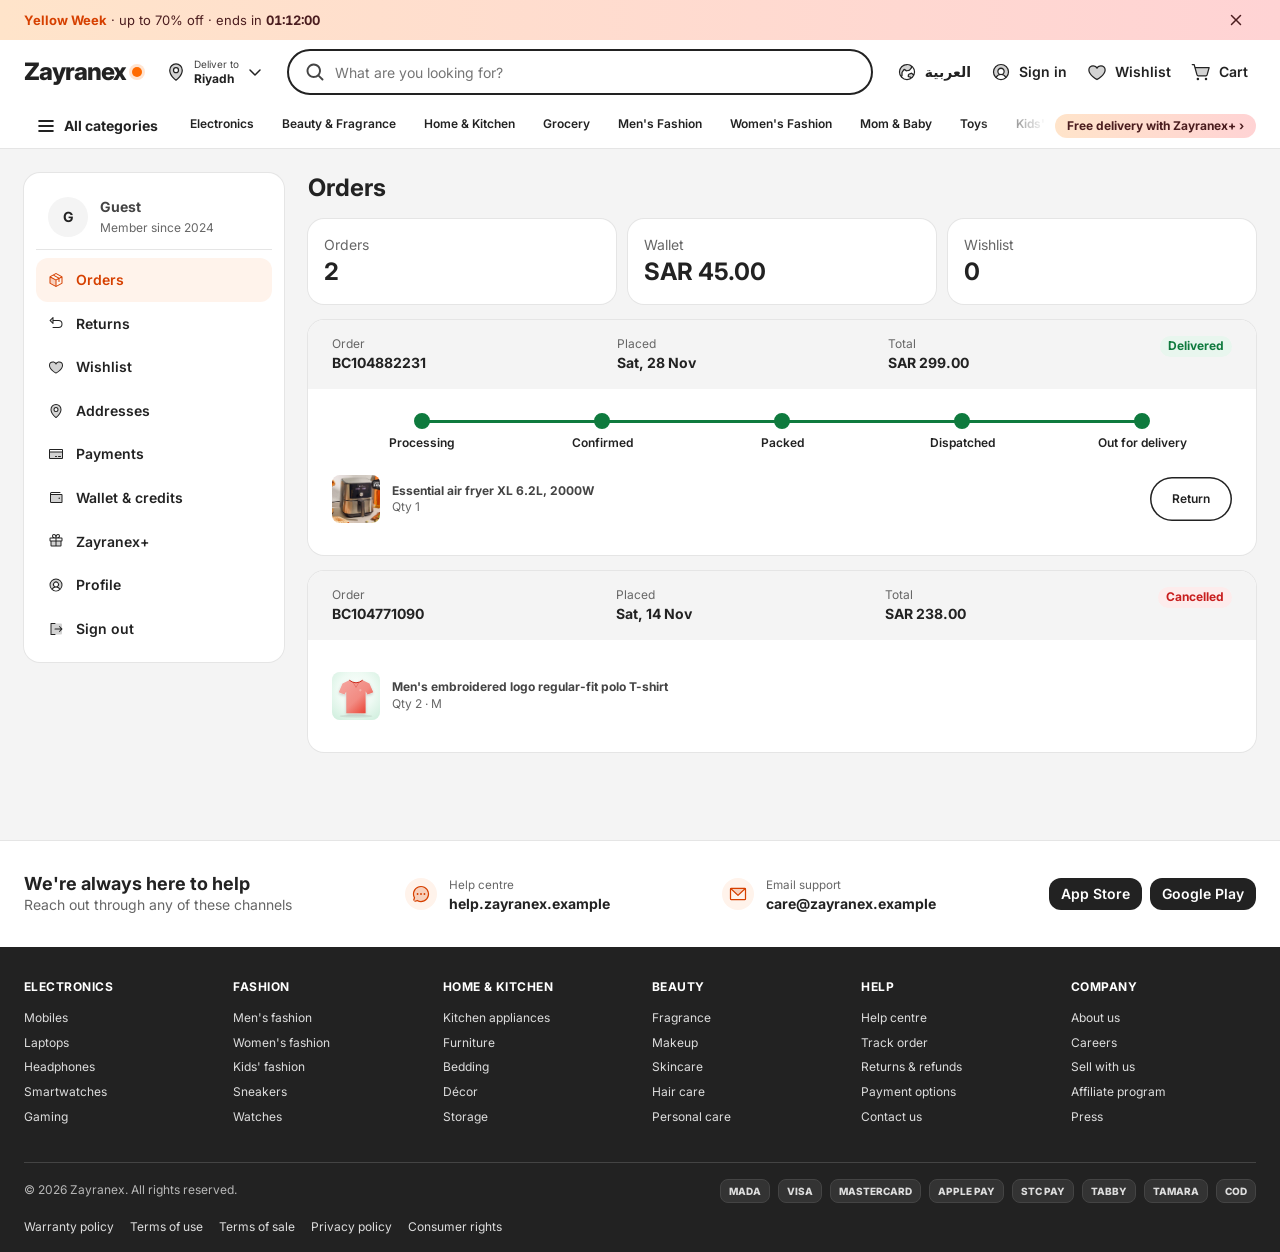
<file: account.html>
<!DOCTYPE html>
<html lang="en" dir="ltr">
<head>
<meta charset="utf-8">
<meta name="viewport" content="width=device-width, initial-scale=1">
<meta name="theme-color" content="#ff6a00">
<title>My account | Zayranex</title>
<meta name="description" content="Orders, returns, addresses, payments and wallet.">
<link rel="preconnect" href="https://fonts.googleapis.com">
<link rel="preconnect" href="https://fonts.gstatic.com" crossorigin>
<link href="https://fonts.googleapis.com/css2?family=Inter:wght@400;500;600;700;800&display=swap" rel="stylesheet">
<link rel="stylesheet" href="css/styles.css">
<link rel="icon" href="favicon.svg" type="image/svg+xml">
<link rel="icon" href="img/favicon-32.png" type="image/png" sizes="32x32">
<link rel="apple-touch-icon" href="img/apple-touch-icon.png">
</head>
<body data-page="account">
<a class="skip-link" href="#main">Skip to content</a>
<svg xmlns="http://www.w3.org/2000/svg" style="display:none" aria-hidden="true">
<symbol id="i-search" viewBox="0 0 256 256" fill="currentColor"><path d="M232.49,215.51,185,168a92.12,92.12,0,1,0-17,17l47.53,47.54a12,12,0,0,0,17-17ZM44,112a68,68,0,1,1,68,68A68.07,68.07,0,0,1,44,112Z"/></symbol>
<symbol id="i-x" viewBox="0 0 256 256" fill="currentColor"><path d="M208.49,191.51a12,12,0,0,1-17,17L128,145,64.49,208.49a12,12,0,0,1-17-17L111,128,47.51,64.49a12,12,0,0,1,17-17L128,111l63.51-63.52a12,12,0,0,1,17,17L145,128Z"/></symbol>
<symbol id="i-cart" viewBox="0 0 256 256" fill="currentColor"><path d="M232,72l-25.63,92.28A16,16,0,0,1,191,176H92.16a16,16,0,0,1-15.41-11.72L51.11,72Z" opacity="0.2"/><path d="M104,216a16,16,0,1,1-16-16A16,16,0,0,1,104,216Zm88-16a16,16,0,1,0,16,16A16,16,0,0,0,192,200ZM239.71,74.14l-25.64,92.28A24.06,24.06,0,0,1,191,184H92.16A24.06,24.06,0,0,1,69,166.42L33.92,40H16a8,8,0,0,1,0-16H40a8,8,0,0,1,7.71,5.86L57.19,64H232a8,8,0,0,1,7.71,10.14ZM221.47,80H61.64l22.81,82.14A8,8,0,0,0,92.16,168H191a8,8,0,0,0,7.71-5.86Z"/></symbol>
<symbol id="i-heart" viewBox="0 0 256 256" fill="currentColor"><path d="M232,102c0,66-104,122-104,122S24,168,24,102A54,54,0,0,1,78,48c22.59,0,41.94,12.31,50,32,8.06-19.69,27.41-32,50-32A54,54,0,0,1,232,102Z" opacity="0.2"/><path d="M178,40c-20.65,0-38.73,8.88-50,23.89C116.73,48.88,98.65,40,78,40a62.07,62.07,0,0,0-62,62c0,70,103.79,126.66,108.21,129a8,8,0,0,0,7.58,0C136.21,228.66,240,172,240,102A62.07,62.07,0,0,0,178,40ZM128,214.8C109.74,204.16,32,155.69,32,102A46.06,46.06,0,0,1,78,56c19.45,0,35.78,10.36,42.6,27a8,8,0,0,0,14.8,0c6.82-16.67,23.15-27,42.6-27a46.06,46.06,0,0,1,46,46C224,155.61,146.24,204.15,128,214.8Z"/></symbol>
<symbol id="i-user" viewBox="0 0 256 256" fill="currentColor"><path d="M224,128a95.76,95.76,0,0,1-31.8,71.37A72,72,0,0,0,128,160a40,40,0,1,0-40-40,40,40,0,0,0,40,40,72,72,0,0,0-64.2,39.37h0A96,96,0,1,1,224,128Z" opacity="0.2"/><path d="M128,24A104,104,0,1,0,232,128,104.11,104.11,0,0,0,128,24ZM74.08,197.5a64,64,0,0,1,107.84,0,87.83,87.83,0,0,1-107.84,0ZM96,120a32,32,0,1,1,32,32A32,32,0,0,1,96,120Zm97.76,66.41a79.66,79.66,0,0,0-36.06-28.75,48,48,0,1,0-59.4,0,79.66,79.66,0,0,0-36.06,28.75,88,88,0,1,1,131.52,0Z"/></symbol>
<symbol id="i-box" viewBox="0 0 256 256" fill="currentColor"><path d="M128,129.09V232a8,8,0,0,1-3.84-1l-88-48.18a8,8,0,0,1-4.16-7V80.18a8,8,0,0,1,.7-3.25Z" opacity="0.2"/><path d="M223.68,66.15,135.68,18a15.88,15.88,0,0,0-15.36,0l-88,48.17a16,16,0,0,0-8.32,14v95.64a16,16,0,0,0,8.32,14l88,48.17a15.88,15.88,0,0,0,15.36,0l88-48.17a16,16,0,0,0,8.32-14V80.18A16,16,0,0,0,223.68,66.15ZM128,32l80.34,44-29.77,16.3-80.35-44ZM128,120,47.66,76l33.9-18.56,80.34,44ZM40,90l80,43.78v85.79L40,175.82Zm176,85.78h0l-80,43.79V133.82l32-17.51V152a8,8,0,0,0,16,0V107.55L216,90v85.77Z"/></symbol>
<symbol id="i-pin" viewBox="0 0 256 256" fill="currentColor"><path d="M128,24a80,80,0,0,0-80,80c0,72,80,128,80,128s80-56,80-128A80,80,0,0,0,128,24Zm0,112a32,32,0,1,1,32-32A32,32,0,0,1,128,136Z" opacity="0.2"/><path d="M128,64a40,40,0,1,0,40,40A40,40,0,0,0,128,64Zm0,64a24,24,0,1,1,24-24A24,24,0,0,1,128,128Zm0-112a88.1,88.1,0,0,0-88,88c0,31.4,14.51,64.68,42,96.25a254.19,254.19,0,0,0,41.45,38.3,8,8,0,0,0,9.18,0A254.19,254.19,0,0,0,174,200.25c27.45-31.57,42-64.85,42-96.25A88.1,88.1,0,0,0,128,16Zm0,206c-16.53-13-72-60.75-72-118a72,72,0,0,1,144,0C200,161.23,144.53,209,128,222Z"/></symbol>
<symbol id="i-globe" viewBox="0 0 256 256" fill="currentColor"><path d="M215,168.71a96.42,96.42,0,0,1-30.54,37l-9.36-9.37a8,8,0,0,0-3.63-2.09L150,188.59a8,8,0,0,1-5.88-8.9l2.38-16.2a8,8,0,0,1,4.84-6.22l30.46-12.66a8,8,0,0,1,8.47,1.49ZM159.89,105,182.06,79.2A8,8,0,0,0,184,74V50A96,96,0,0,0,50.49,184.65l9.92-6.52A8,8,0,0,0,64,171.49l.21-36.23a8.06,8.06,0,0,1,1.35-4.41l20.94-31.3a8,8,0,0,1,11.34-2l19.81,13a8.06,8.06,0,0,0,5.77,1.45l31.46-4.26A8,8,0,0,0,159.89,105Z" opacity="0.2"/><path d="M128,24A104,104,0,1,0,232,128,104.11,104.11,0,0,0,128,24Zm0,16a87.5,87.5,0,0,1,48,14.28V74L153.83,99.74,122.36,104l-.31-.22L102.38,90.92A16,16,0,0,0,79.87,95.1L58.93,126.4a16,16,0,0,0-2.7,8.81L56,171.44l-3.27,2.15A88,88,0,0,1,128,40ZM62.29,186.47l2.52-1.65A16,16,0,0,0,72,171.53l.21-36.23L93.17,104a3.62,3.62,0,0,0,.32.22l19.67,12.87a15.94,15.94,0,0,0,11.35,2.77L156,115.59a16,16,0,0,0,10-5.41l22.17-25.76A16,16,0,0,0,192,74V67.67A87.87,87.87,0,0,1,211.77,155l-16.14-14.76a16,16,0,0,0-16.93-3l-30.46,12.65a16.08,16.08,0,0,0-9.68,12.45l-2.39,16.19a16,16,0,0,0,11.77,17.81L169.4,202l2.36,2.37A87.88,87.88,0,0,1,62.29,186.47ZM185,195l-4.3-4.31a16,16,0,0,0-7.26-4.18L152,180.85l2.39-16.19L184.84,152,205,170.48A88.43,88.43,0,0,1,185,195Z"/></symbol>
<symbol id="i-chevron-down" viewBox="0 0 256 256" fill="currentColor"><path d="M216.49,104.49l-80,80a12,12,0,0,1-17,0l-80-80a12,12,0,0,1,17-17L128,159l71.51-71.52a12,12,0,0,1,17,17Z"/></symbol>
<symbol id="i-chevron-right" viewBox="0 0 256 256" fill="currentColor"><path d="M184.49,136.49l-80,80a12,12,0,0,1-17-17L159,128,87.51,56.49a12,12,0,1,1,17-17l80,80A12,12,0,0,1,184.49,136.49Z"/></symbol>
<symbol id="i-chevron-left" viewBox="0 0 256 256" fill="currentColor"><path d="M168.49,199.51a12,12,0,0,1-17,17l-80-80a12,12,0,0,1,0-17l80-80a12,12,0,0,1,17,17L97,128Z"/></symbol>
<symbol id="i-star" viewBox="0 0 256 256" fill="currentColor"><path d="M234.29,114.85l-45,38.83L203,211.75a16.4,16.4,0,0,1-24.5,17.82L128,198.49,77.47,229.57A16.4,16.4,0,0,1,53,211.75l13.76-58.07-45-38.83A16.46,16.46,0,0,1,31.08,86l59-4.76,22.76-55.08a16.36,16.36,0,0,1,30.27,0l22.75,55.08,59,4.76a16.46,16.46,0,0,1,9.37,28.86Z"/></symbol>
<symbol id="i-plus" viewBox="0 0 256 256" fill="currentColor"><path d="M228,128a12,12,0,0,1-12,12H140v76a12,12,0,0,1-24,0V140H40a12,12,0,0,1,0-24h76V40a12,12,0,0,1,24,0v76h76A12,12,0,0,1,228,128Z"/></symbol>
<symbol id="i-minus" viewBox="0 0 256 256" fill="currentColor"><path d="M228,128a12,12,0,0,1-12,12H40a12,12,0,0,1,0-24H216A12,12,0,0,1,228,128Z"/></symbol>
<symbol id="i-truck" viewBox="0 0 256 256" fill="currentColor"><path d="M248,120v64a8,8,0,0,1-8,8H216a24,24,0,0,0-48,0H104a24,24,0,0,0-48,0H32a8,8,0,0,1-8-8V144H184V120Z" opacity="0.2"/><path d="M255.42,117l-14-35A15.93,15.93,0,0,0,226.58,72H192V64a8,8,0,0,0-8-8H32A16,16,0,0,0,16,72V184a16,16,0,0,0,16,16H49a32,32,0,0,0,62,0h50a32,32,0,0,0,62,0h17a16,16,0,0,0,16-16V120A7.94,7.94,0,0,0,255.42,117ZM192,88h34.58l9.6,24H192ZM32,72H176v64H32ZM80,208a16,16,0,1,1,16-16A16,16,0,0,1,80,208Zm81-24H111a32,32,0,0,0-62,0H32V152H176v12.31A32.11,32.11,0,0,0,161,184Zm31,24a16,16,0,1,1,16-16A16,16,0,0,1,192,208Zm48-24H223a32.06,32.06,0,0,0-31-24V128h48Z"/></symbol>
<symbol id="i-shield" viewBox="0 0 256 256" fill="currentColor"><path d="M216,56v56c0,96-88,120-88,120S40,208,40,112V56a8,8,0,0,1,8-8H208A8,8,0,0,1,216,56Z" opacity="0.2"/><path d="M208,40H48A16,16,0,0,0,32,56v56c0,52.72,25.52,84.67,46.93,102.19,23.06,18.86,46,25.26,47,25.53a8,8,0,0,0,4.2,0c1-.27,23.91-6.67,47-25.53C198.48,196.67,224,164.72,224,112V56A16,16,0,0,0,208,40Zm0,72c0,37.07-13.66,67.16-40.6,89.42A129.3,129.3,0,0,1,128,223.62a128.25,128.25,0,0,1-38.92-21.81C61.82,179.51,48,149.3,48,112l0-56,160,0ZM82.34,141.66a8,8,0,0,1,11.32-11.32L112,148.69l50.34-50.35a8,8,0,0,1,11.32,11.32l-56,56a8,8,0,0,1-11.32,0Z"/></symbol>
<symbol id="i-return" viewBox="0 0 256 256" fill="currentColor"><path d="M80,40v96L32,88Z" opacity="0.2"/><path d="M168,80H88V40a8,8,0,0,0-13.66-5.66l-48,48a8,8,0,0,0,0,11.32l48,48A8,8,0,0,0,88,136V96h80a48,48,0,0,1,0,96H80a8,8,0,0,0,0,16h88a64,64,0,0,0,0-128ZM72,116.69,43.31,88,72,59.31Z"/></symbol>
<symbol id="i-lock" viewBox="0 0 256 256" fill="currentColor"><path d="M216,96V208a8,8,0,0,1-8,8H48a8,8,0,0,1-8-8V96a8,8,0,0,1,8-8H208A8,8,0,0,1,216,96Z" opacity="0.2"/><path d="M208,80H176V56a48,48,0,0,0-96,0V80H48A16,16,0,0,0,32,96V208a16,16,0,0,0,16,16H208a16,16,0,0,0,16-16V96A16,16,0,0,0,208,80ZM96,56a32,32,0,0,1,64,0V80H96ZM208,208H48V96H208V208Z"/></symbol>
<symbol id="i-check" viewBox="0 0 256 256" fill="currentColor"><path d="M232.49,80.49l-128,128a12,12,0,0,1-17,0l-56-56a12,12,0,1,1,17-17L96,183,215.51,63.51a12,12,0,0,1,17,17Z"/></symbol>
<symbol id="i-filter" viewBox="0 0 256 256" fill="currentColor"><path d="M128,80a24,24,0,1,1-24-24A24,24,0,0,1,128,80Zm40,72a24,24,0,1,0,24,24A24,24,0,0,0,168,152Z" opacity="0.2"/><path d="M40,88H73a32,32,0,0,0,62,0h81a8,8,0,0,0,0-16H135a32,32,0,0,0-62,0H40a8,8,0,0,0,0,16Zm64-24A16,16,0,1,1,88,80,16,16,0,0,1,104,64ZM216,168H199a32,32,0,0,0-62,0H40a8,8,0,0,0,0,16h97a32,32,0,0,0,62,0h17a8,8,0,0,0,0-16Zm-48,24a16,16,0,1,1,16-16A16,16,0,0,1,168,192Z"/></symbol>
<symbol id="i-home" viewBox="0 0 256 256" fill="currentColor"><path d="M216,120v96H152V152H104v64H40V120a8,8,0,0,1,2.34-5.66l80-80a8,8,0,0,1,11.32,0l80,80A8,8,0,0,1,216,120Z" opacity="0.2"/><path d="M219.31,108.68l-80-80a16,16,0,0,0-22.62,0l-80,80A15.87,15.87,0,0,0,32,120v96a8,8,0,0,0,8,8h64a8,8,0,0,0,8-8V160h32v56a8,8,0,0,0,8,8h64a8,8,0,0,0,8-8V120A15.87,15.87,0,0,0,219.31,108.68ZM208,208H160V152a8,8,0,0,0-8-8H104a8,8,0,0,0-8,8v56H48V120l80-80,80,80Z"/></symbol>
<symbol id="i-grid" viewBox="0 0 256 256" fill="currentColor"><path d="M112,56v48a8,8,0,0,1-8,8H56a8,8,0,0,1-8-8V56a8,8,0,0,1,8-8h48A8,8,0,0,1,112,56Zm88-8H152a8,8,0,0,0-8,8v48a8,8,0,0,0,8,8h48a8,8,0,0,0,8-8V56A8,8,0,0,0,200,48Zm-96,96H56a8,8,0,0,0-8,8v48a8,8,0,0,0,8,8h48a8,8,0,0,0,8-8V152A8,8,0,0,0,104,144Zm96,0H152a8,8,0,0,0-8,8v48a8,8,0,0,0,8,8h48a8,8,0,0,0,8-8V152A8,8,0,0,0,200,144Z" opacity="0.2"/><path d="M200,136H152a16,16,0,0,0-16,16v48a16,16,0,0,0,16,16h48a16,16,0,0,0,16-16V152A16,16,0,0,0,200,136Zm0,64H152V152h48v48ZM104,40H56A16,16,0,0,0,40,56v48a16,16,0,0,0,16,16h48a16,16,0,0,0,16-16V56A16,16,0,0,0,104,40Zm0,64H56V56h48v48Zm96-64H152a16,16,0,0,0-16,16v48a16,16,0,0,0,16,16h48a16,16,0,0,0,16-16V56A16,16,0,0,0,200,40Zm0,64H152V56h48v48Zm-96,32H56a16,16,0,0,0-16,16v48a16,16,0,0,0,16,16h48a16,16,0,0,0,16-16V152A16,16,0,0,0,104,136Zm0,64H56V152h48v48Z"/></symbol>
<symbol id="i-pause" viewBox="0 0 256 256" fill="currentColor"><path d="M216,48V208a16,16,0,0,1-16,16H160a16,16,0,0,1-16-16V48a16,16,0,0,1,16-16h40A16,16,0,0,1,216,48ZM96,32H56A16,16,0,0,0,40,48V208a16,16,0,0,0,16,16H96a16,16,0,0,0,16-16V48A16,16,0,0,0,96,32Z"/></symbol>
<symbol id="i-play" viewBox="0 0 256 256" fill="currentColor"><path d="M240,128a15.74,15.74,0,0,1-7.6,13.51L88.32,229.65a16,16,0,0,1-16.2.3A15.86,15.86,0,0,1,64,216.13V39.87a15.86,15.86,0,0,1,8.12-13.82,16,16,0,0,1,16.2.3L232.4,114.49A15.74,15.74,0,0,1,240,128Z"/></symbol>
<symbol id="i-phone" viewBox="0 0 256 256" fill="currentColor"><path d="M223.94,174.08A48.33,48.33,0,0,1,176,216,136,136,0,0,1,40,80,48.33,48.33,0,0,1,81.92,32.06a8,8,0,0,1,8.3,4.8l21.13,47.2a8,8,0,0,1-.66,7.53L89.32,117a7.93,7.93,0,0,0-.54,7.81c8.27,16.93,25.77,34.22,42.75,42.41a7.92,7.92,0,0,0,7.83-.59l25-21.3a8,8,0,0,1,7.59-.69l47.16,21.13A8,8,0,0,1,223.94,174.08Z" opacity="0.2"/><path d="M222.37,158.46l-47.11-21.11-.13-.06a16,16,0,0,0-15.17,1.4,8.12,8.12,0,0,0-.75.56L134.87,160c-15.42-7.49-31.34-23.29-38.83-38.51l20.78-24.71c.2-.25.39-.5.57-.77a16,16,0,0,0,1.32-15.06l0-.12L97.54,33.64a16,16,0,0,0-16.62-9.52A56.26,56.26,0,0,0,32,80c0,79.4,64.6,144,144,144a56.26,56.26,0,0,0,55.88-48.92A16,16,0,0,0,222.37,158.46ZM176,208A128.14,128.14,0,0,1,48,80,40.2,40.2,0,0,1,82.87,40a.61.61,0,0,0,0,.12l21,47L83.2,111.86a6.13,6.13,0,0,0-.57.77,16,16,0,0,0-1,15.7c9.06,18.53,27.73,37.06,46.46,46.11a16,16,0,0,0,15.75-1.14,8.44,8.44,0,0,0,.74-.56L168.89,152l47,21.05h0s.08,0,.11,0A40.21,40.21,0,0,1,176,208Z"/></symbol>
<symbol id="i-mail" viewBox="0 0 256 256" fill="currentColor"><path d="M224,56l-96,88L32,56Z" opacity="0.2"/><path d="M224,48H32a8,8,0,0,0-8,8V192a16,16,0,0,0,16,16H216a16,16,0,0,0,16-16V56A8,8,0,0,0,224,48ZM203.43,64,128,133.15,52.57,64ZM216,192H40V74.19l82.59,75.71a8,8,0,0,0,10.82,0L216,74.19V192Z"/></symbol>
<symbol id="i-chat" viewBox="0 0 256 256" fill="currentColor"><path d="M224,128A96,96,0,0,1,79.93,211.11h0L42.54,223.58a8,8,0,0,1-10.12-10.12l12.47-37.39h0A96,96,0,1,1,224,128Z" opacity="0.2"/><path d="M128,24A104,104,0,0,0,36.18,176.88L24.83,210.93a16,16,0,0,0,20.24,20.24l34.05-11.35A104,104,0,1,0,128,24Zm0,192a87.87,87.87,0,0,1-44.06-11.81,8,8,0,0,0-4-1.08,7.85,7.85,0,0,0-2.53.42L40,216,52.47,178.6a8,8,0,0,0-.66-6.54A88,88,0,1,1,128,216Zm12-88a12,12,0,1,1-12-12A12,12,0,0,1,140,128Zm-44,0a12,12,0,1,1-12-12A12,12,0,0,1,96,128Zm88,0a12,12,0,1,1-12-12A12,12,0,0,1,184,128Z"/></symbol>
<symbol id="i-bolt" viewBox="0 0 256 256" fill="currentColor"><path d="M213.85,125.46l-112,120a8,8,0,0,1-13.69-7l14.66-73.33L45.19,143.49a8,8,0,0,1-3-13l112-120a8,8,0,0,1,13.69,7L153.18,90.9l57.63,21.61a8,8,0,0,1,3,12.95Z"/></symbol>
<symbol id="i-tag" viewBox="0 0 256 256" fill="currentColor"><path d="M237.66,153,153,237.66a8,8,0,0,1-11.31,0L42.34,138.34A8,8,0,0,1,40,132.69V40h92.69a8,8,0,0,1,5.65,2.34l99.32,99.32A8,8,0,0,1,237.66,153Z" opacity="0.2"/><path d="M243.31,136,144,36.69A15.86,15.86,0,0,0,132.69,32H40a8,8,0,0,0-8,8v92.69A15.86,15.86,0,0,0,36.69,144L136,243.31a16,16,0,0,0,22.63,0l84.68-84.68a16,16,0,0,0,0-22.63Zm-96,96L48,132.69V48h84.69L232,147.31ZM96,84A12,12,0,1,1,84,72,12,12,0,0,1,96,84Z"/></symbol>
<symbol id="i-trash" viewBox="0 0 256 256" fill="currentColor"><path d="M200,56V208a8,8,0,0,1-8,8H64a8,8,0,0,1-8-8V56Z" opacity="0.2"/><path d="M216,48H176V40a24,24,0,0,0-24-24H104A24,24,0,0,0,80,40v8H40a8,8,0,0,0,0,16h8V208a16,16,0,0,0,16,16H192a16,16,0,0,0,16-16V64h8a8,8,0,0,0,0-16ZM96,40a8,8,0,0,1,8-8h48a8,8,0,0,1,8,8v8H96Zm96,168H64V64H192ZM112,104v64a8,8,0,0,1-16,0V104a8,8,0,0,1,16,0Zm48,0v64a8,8,0,0,1-16,0V104a8,8,0,0,1,16,0Z"/></symbol>
<symbol id="i-sparkle" viewBox="0 0 256 256" fill="currentColor"><path d="M194.82,151.43l-55.09,20.3-20.3,55.09a7.92,7.92,0,0,1-14.86,0l-20.3-55.09-55.09-20.3a7.92,7.92,0,0,1,0-14.86l55.09-20.3,20.3-55.09a7.92,7.92,0,0,1,14.86,0l20.3,55.09,55.09,20.3A7.92,7.92,0,0,1,194.82,151.43Z" opacity="0.2"/><path d="M197.58,129.06,146,110l-19-51.62a15.92,15.92,0,0,0-29.88,0L78,110l-51.62,19a15.92,15.92,0,0,0,0,29.88L78,178l19,51.62a15.92,15.92,0,0,0,29.88,0L146,178l51.62-19a15.92,15.92,0,0,0,0-29.88ZM137,164.22a8,8,0,0,0-4.74,4.74L112,223.85,91.78,169A8,8,0,0,0,87,164.22L32.15,144,87,123.78A8,8,0,0,0,91.78,119L112,64.15,132.22,119a8,8,0,0,0,4.74,4.74L191.85,144ZM144,40a8,8,0,0,1,8-8h16V16a8,8,0,0,1,16,0V32h16a8,8,0,0,1,0,16H184V64a8,8,0,0,1-16,0V48H152A8,8,0,0,1,144,40ZM248,88a8,8,0,0,1-8,8h-8v8a8,8,0,0,1-16,0V96h-8a8,8,0,0,1,0-16h8V72a8,8,0,0,1,16,0v8h8A8,8,0,0,1,248,88Z"/></symbol>
<symbol id="i-arrow-up" viewBox="0 0 256 256" fill="currentColor"><path d="M208.49,120.49a12,12,0,0,1-17,0L140,69V216a12,12,0,0,1-24,0V69L64.49,120.49a12,12,0,0,1-17-17l72-72a12,12,0,0,1,17,0l72,72A12,12,0,0,1,208.49,120.49Z"/></symbol>
<symbol id="i-store" viewBox="0 0 256 256" fill="currentColor"><path d="M224,96v16a32,32,0,0,1-64,0V96H96v16a32,32,0,0,1-64,0V96L46.34,45.8A8,8,0,0,1,54,40H202a8,8,0,0,1,7.69,5.8Z" opacity="0.2"/><path d="M231.69,93.81,217.35,43.6A16.07,16.07,0,0,0,202,32H54A16.07,16.07,0,0,0,38.65,43.6L24.31,93.81A7.94,7.94,0,0,0,24,96v16a40,40,0,0,0,16,32v72a8,8,0,0,0,8,8H208a8,8,0,0,0,8-8V144a40,40,0,0,0,16-32V96A7.94,7.94,0,0,0,231.69,93.81ZM54,48H202l11.42,40H42.61Zm98,56v8a24,24,0,0,1-48,0v-8ZM51.06,132.2A24,24,0,0,1,40,112v-8H88v8a24,24,0,0,1-35.12,21.26A7.88,7.88,0,0,0,51.06,132.2ZM200,208H56V151.2a40.57,40.57,0,0,0,8,.8,40,40,0,0,0,32-16,40,40,0,0,0,64,0,40,40,0,0,0,32,16,40.57,40.57,0,0,0,8-.8Zm16-96a24,24,0,0,1-11.07,20.2,8.08,8.08,0,0,0-1.8,1.05A24,24,0,0,1,168,112v-8h48Z"/></symbol>
<symbol id="i-card" viewBox="0 0 256 256" fill="currentColor"><path d="M232,96v96a8,8,0,0,1-8,8H32a8,8,0,0,1-8-8V96Z" opacity="0.2"/><path d="M224,48H32A16,16,0,0,0,16,64V192a16,16,0,0,0,16,16H224a16,16,0,0,0,16-16V64A16,16,0,0,0,224,48Zm0,16V88H32V64Zm0,128H32V104H224v88Zm-16-24a8,8,0,0,1-8,8H168a8,8,0,0,1,0-16h32A8,8,0,0,1,208,168Zm-64,0a8,8,0,0,1-8,8H120a8,8,0,0,1,0-16h16A8,8,0,0,1,144,168Z"/></symbol>
<symbol id="i-wallet" viewBox="0 0 256 256" fill="currentColor"><path d="M224,80V192a8,8,0,0,1-8,8H56a16,16,0,0,1-16-16V56A16,16,0,0,0,56,72H216A8,8,0,0,1,224,80Z" opacity="0.2"/><path d="M216,64H56a8,8,0,0,1,0-16H192a8,8,0,0,0,0-16H56A24,24,0,0,0,32,56V184a24,24,0,0,0,24,24H216a16,16,0,0,0,16-16V80A16,16,0,0,0,216,64Zm0,128H56a8,8,0,0,1-8-8V78.63A23.84,23.84,0,0,0,56,80H216Zm-48-60a12,12,0,1,1,12,12A12,12,0,0,1,168,132Z"/></symbol>
<symbol id="i-info" viewBox="0 0 256 256" fill="currentColor"><path d="M224,128a96,96,0,1,1-96-96A96,96,0,0,1,224,128Z" opacity="0.2"/><path d="M144,176a8,8,0,0,1-8,8,16,16,0,0,1-16-16V128a8,8,0,0,1,0-16,16,16,0,0,1,16,16v40A8,8,0,0,1,144,176Zm88-48A104,104,0,1,1,128,24,104.11,104.11,0,0,1,232,128Zm-16,0a88,88,0,1,0-88,88A88.1,88.1,0,0,0,216,128ZM124,96a12,12,0,1,0-12-12A12,12,0,0,0,124,96Z"/></symbol>
<symbol id="i-clock" viewBox="0 0 256 256" fill="currentColor"><path d="M224,128a96,96,0,1,1-96-96A96,96,0,0,1,224,128Z" opacity="0.2"/><path d="M128,24A104,104,0,1,0,232,128,104.11,104.11,0,0,0,128,24Zm0,192a88,88,0,1,1,88-88A88.1,88.1,0,0,1,128,216Zm64-88a8,8,0,0,1-8,8H128a8,8,0,0,1-8-8V72a8,8,0,0,1,16,0v48h48A8,8,0,0,1,192,128Z"/></symbol>
<symbol id="i-menu" viewBox="0 0 256 256" fill="currentColor"><path d="M228,128a12,12,0,0,1-12,12H40a12,12,0,0,1,0-24H216A12,12,0,0,1,228,128ZM40,76H216a12,12,0,0,0,0-24H40a12,12,0,0,0,0,24ZM216,180H40a12,12,0,0,0,0,24H216a12,12,0,0,0,0-24Z"/></symbol>
<symbol id="i-logout" viewBox="0 0 256 256" fill="currentColor"><path d="M224,56V200a16,16,0,0,1-16,16H48V40H208A16,16,0,0,1,224,56Z" opacity="0.2"/><path d="M120,216a8,8,0,0,1-8,8H48a8,8,0,0,1-8-8V40a8,8,0,0,1,8-8h64a8,8,0,0,1,0,16H56V208h56A8,8,0,0,1,120,216Zm109.66-93.66-40-40a8,8,0,0,0-11.32,11.32L204.69,120H112a8,8,0,0,0,0,16h92.69l-26.35,26.34a8,8,0,0,0,11.32,11.32l40-40A8,8,0,0,0,229.66,122.34Z"/></symbol>
<symbol id="i-gift" viewBox="0 0 256 256" fill="currentColor"><path d="M208,128v72a8,8,0,0,1-8,8H56a8,8,0,0,1-8-8V128Z" opacity="0.2"/><path d="M216,72H180.92c.39-.33.79-.65,1.17-1A29.53,29.53,0,0,0,192,49.57,32.62,32.62,0,0,0,158.44,16,29.53,29.53,0,0,0,137,25.91a54.94,54.94,0,0,0-9,14.48,54.94,54.94,0,0,0-9-14.48A29.53,29.53,0,0,0,97.56,16,32.62,32.62,0,0,0,64,49.57,29.53,29.53,0,0,0,73.91,71c.38.33.78.65,1.17,1H40A16,16,0,0,0,24,88v32a16,16,0,0,0,16,16v64a16,16,0,0,0,16,16H200a16,16,0,0,0,16-16V136a16,16,0,0,0,16-16V88A16,16,0,0,0,216,72ZM149,36.51a13.69,13.69,0,0,1,10-4.5h.49A16.62,16.62,0,0,1,176,49.08a13.69,13.69,0,0,1-4.5,10c-9.49,8.4-25.24,11.36-35,12.4C137.7,60.89,141,45.5,149,36.51Zm-64.09.36A16.63,16.63,0,0,1,96.59,32h.49a13.69,13.69,0,0,1,10,4.5c8.39,9.48,11.35,25.2,12.39,34.92-9.72-1-25.44-4-34.92-12.39a13.69,13.69,0,0,1-4.5-10A16.6,16.6,0,0,1,84.87,36.87ZM40,88h80v32H40Zm16,48h64v64H56Zm144,64H136V136h64Zm16-80H136V88h80v32Z"/></symbol>
<symbol id="i-p-phone" viewBox="0 0 256 256" fill="currentColor"><path d="M192,56V200H64V56Z" opacity="0.2"/><path d="M176,16H80A24,24,0,0,0,56,40V216a24,24,0,0,0,24,24h96a24,24,0,0,0,24-24V40A24,24,0,0,0,176,16ZM72,64H184V192H72Zm8-32h96a8,8,0,0,1,8,8v8H72V40A8,8,0,0,1,80,32Zm96,192H80a8,8,0,0,1-8-8v-8H184v8A8,8,0,0,1,176,224Z"/></symbol>
<symbol id="i-p-laptop" viewBox="0 0 256 256" fill="currentColor"><path d="M216,72V176H40V72A16,16,0,0,1,56,56H200A16,16,0,0,1,216,72Z" opacity="0.2"/><path d="M232,168h-8V72a24,24,0,0,0-24-24H56A24,24,0,0,0,32,72v96H24a8,8,0,0,0-8,8v16a24,24,0,0,0,24,24H216a24,24,0,0,0,24-24V176A8,8,0,0,0,232,168ZM48,72a8,8,0,0,1,8-8H200a8,8,0,0,1,8,8v96H48ZM224,192a8,8,0,0,1-8,8H40a8,8,0,0,1-8-8v-8H224ZM152,88a8,8,0,0,1-8,8H112a8,8,0,0,1,0-16h32A8,8,0,0,1,152,88Z"/></symbol>
<symbol id="i-p-headphones" viewBox="0 0 256 256" fill="currentColor"><path d="M80,144v40a16,16,0,0,1-16,16H48a16,16,0,0,1-16-16V128H64A16,16,0,0,1,80,144Zm112-16a16,16,0,0,0-16,16v40a16,16,0,0,0,16,16h16a16,16,0,0,0,16-16V128Z" opacity="0.2"/><path d="M201.89,54.66A104.08,104.08,0,0,0,24,128v56a24,24,0,0,0,24,24H64a24,24,0,0,0,24-24V144a24,24,0,0,0-24-24H40.36A88,88,0,0,1,128,40h.67a87.71,87.71,0,0,1,87,80H192a24,24,0,0,0-24,24v40a24,24,0,0,0,24,24h16a24,24,0,0,0,24-24V128A103.41,103.41,0,0,0,201.89,54.66ZM64,136a8,8,0,0,1,8,8v40a8,8,0,0,1-8,8H48a8,8,0,0,1-8-8V136Zm152,48a8,8,0,0,1-8,8H192a8,8,0,0,1-8-8V144a8,8,0,0,1,8-8h24Z"/></symbol>
<symbol id="i-p-watch" viewBox="0 0 256 256" fill="currentColor"><path d="M200,128a72,72,0,1,1-72-72A72,72,0,0,1,200,128Z" opacity="0.2"/><path d="M208,128a79.94,79.94,0,0,0-32.7-64.47l-6.24-34.38A16,16,0,0,0,153.32,16H102.68A16,16,0,0,0,86.94,29.15L80.7,63.53a79.9,79.9,0,0,0,0,128.94l6.24,34.38A16,16,0,0,0,102.68,240h50.64a16,16,0,0,0,15.74-13.15l6.24-34.38A79.94,79.94,0,0,0,208,128ZM102.68,32h50.64l3.91,21.55a79.75,79.75,0,0,0-58.46,0ZM64,128a64,64,0,1,1,64,64A64.07,64.07,0,0,1,64,128Zm89.32,96H102.68l-3.91-21.55a79.75,79.75,0,0,0,58.46,0ZM120,128V88a8,8,0,0,1,16,0v32h32a8,8,0,0,1,0,16H128A8,8,0,0,1,120,128Z"/></symbol>
<symbol id="i-p-shirt" viewBox="0 0 256 256" fill="currentColor"><path d="M247.11,78.77l-19.27,36.81a8.44,8.44,0,0,1-7.5,4.42H192V40l51.78,28.25A7.81,7.81,0,0,1,247.11,78.77Zm-238.22,0,19.27,36.81a8.44,8.44,0,0,0,7.5,4.42H64V40L12.22,68.25A7.81,7.81,0,0,0,8.89,78.77Z" opacity="0.2"/><path d="M247.59,61.22,195.83,33A8,8,0,0,0,192,32H160a8,8,0,0,0-8,8,24,24,0,0,1-48,0,8,8,0,0,0-8-8H64a8,8,0,0,0-3.84,1L8.41,61.22A15.76,15.76,0,0,0,1.82,82.48l19.27,36.81A16.37,16.37,0,0,0,35.67,128H56v80a16,16,0,0,0,16,16H184a16,16,0,0,0,16-16V128h20.34a16.37,16.37,0,0,0,14.58-8.71l19.27-36.81A15.76,15.76,0,0,0,247.59,61.22ZM35.67,112a.62.62,0,0,1-.41-.13L16.09,75.26,56,53.48V112ZM184,208H72V48h16.8a40,40,0,0,0,78.38,0H184Zm36.75-96.14a.55.55,0,0,1-.41.14H200V53.48l39.92,21.78Z"/></symbol>
<symbol id="i-p-shoe" viewBox="0 0 256 256" fill="currentColor"><path d="M248,167.06V168H32V75.54A8,8,0,0,1,37.27,68L113,40.48a8,8,0,0,1,10,4.27L146.27,99.1a32,32,0,0,0,19.12,17.36l60.73,20.25A32,32,0,0,1,248,167.06Z" opacity="0.2"/><path d="M228.65,129.11l-60.73-20.24a24,24,0,0,1-14.32-13L130.39,41.6s0-.07,0-.1A16,16,0,0,0,110.25,33L34.53,60.49A16.05,16.05,0,0,0,24,75.53V192a16,16,0,0,0,16,16H240a16,16,0,0,0,16-16V167.06A40,40,0,0,0,228.65,129.11ZM40,75.53,115.72,48l7.11,16.63-21.56,7.85A8,8,0,0,0,104,88a7.91,7.91,0,0,0,2.73-.49l22.4-8.14,4.74,11.07-16.6,6A8,8,0,0,0,120,112a7.91,7.91,0,0,0,2.73-.49l17.6-6.4a40.06,40.06,0,0,0,7.68,10l-14.74,5.36A8,8,0,0,0,136,136a8.14,8.14,0,0,0,2.73-.48l28-10.18,56.87,18.95A24,24,0,0,1,238.93,160H40ZM240,192H40V176H240Z"/></symbol>
<symbol id="i-p-bottle" viewBox="0 0 256 256" fill="currentColor"><path d="M208,144a80,80,0,0,1-160,0c0-72,80-128,80-128S208,72,208,144Z" opacity="0.2"/><path d="M174,47.75a254.19,254.19,0,0,0-41.45-38.3,8,8,0,0,0-9.18,0A254.19,254.19,0,0,0,82,47.75C54.51,79.32,40,112.6,40,144a88,88,0,0,0,176,0C216,112.6,201.49,79.32,174,47.75ZM128,216a72.08,72.08,0,0,1-72-72c0-57.23,55.47-105,72-118,16.53,13,72,60.75,72,118A72.08,72.08,0,0,1,128,216Zm55.89-62.66a57.6,57.6,0,0,1-46.56,46.55A8.75,8.75,0,0,1,136,200a8,8,0,0,1-1.32-15.89c16.57-2.79,30.63-16.85,33.44-33.45a8,8,0,0,1,15.78,2.68Z"/></symbol>
<symbol id="i-p-sofa" viewBox="0 0 256 256" fill="currentColor"><path d="M240,120v48a8,8,0,0,1-8,8H24a8,8,0,0,1-8-8V120a8,8,0,0,1,8-8V72a8,8,0,0,1,8-8H224a8,8,0,0,1,8,8v40A8,8,0,0,1,240,120Z" opacity="0.2"/><path d="M240,106.17V72a16,16,0,0,0-16-16H32A16,16,0,0,0,16,72v34.17A16,16,0,0,0,8,120v48a16,16,0,0,0,16,16h8v16a8,8,0,0,0,16,0V184H208v16a8,8,0,0,0,16,0V184h8a16,16,0,0,0,16-16V120A16,16,0,0,0,240,106.17ZM224,104h-8a16,16,0,0,0-16,16v16H136V72h88ZM120,72v64H56V120a16,16,0,0,0-16-16H32V72Zm112,96H24V120H40v24a8,8,0,0,0,8,8H208a8,8,0,0,0,8-8V120h16Z"/></symbol>
<symbol id="i-p-toy" viewBox="0 0 256 256" fill="currentColor"><path d="M204,168a28,28,0,0,0,12-2.69V208a8,8,0,0,1-8,8H64a8,8,0,0,1-8-8V165.31a28,28,0,1,1,0-50.62V72a8,8,0,0,1,8-8h46.69a28,28,0,1,1,50.61,0H208a8,8,0,0,1,8,8v42.69A28,28,0,1,0,204,168Z" opacity="0.2"/><path d="M220.27,158.54a8,8,0,0,0-7.7-.46,20,20,0,1,1,0-36.16A8,8,0,0,0,224,114.69V72a16,16,0,0,0-16-16H171.78a35.36,35.36,0,0,0,.22-4,36.15,36.15,0,0,0-11.36-26.25,36,36,0,0,0-60.55,23.63,36.56,36.56,0,0,0,.14,6.62H64A16,16,0,0,0,48,72v32.22a35.36,35.36,0,0,0-4-.22,36.12,36.12,0,0,0-26.24,11.36,35.7,35.7,0,0,0-9.69,27,36.08,36.08,0,0,0,33.31,33.6,36.56,36.56,0,0,0,6.62-.14V208a16,16,0,0,0,16,16H208a16,16,0,0,0,16-16V165.31A8,8,0,0,0,220.27,158.54ZM208,208H64V165.31a8,8,0,0,0-11.43-7.23,20,20,0,1,1,0-36.16A8,8,0,0,0,64,114.69V72h46.69a8,8,0,0,0,7.23-11.43,20,20,0,1,1,36.16,0A8,8,0,0,0,161.31,72H208v32.23a35.68,35.68,0,0,0-6.62-.14A36,36,0,0,0,204,176a35.36,35.36,0,0,0,4-.22Z"/></symbol>
<symbol id="i-p-book" viewBox="0 0 256 256" fill="currentColor"><path d="M232,56V200H160a32,32,0,0,0-32,32V88a32,32,0,0,1,32-32Z" opacity="0.2"/><path d="M232,48H160a40,40,0,0,0-32,16A40,40,0,0,0,96,48H24a8,8,0,0,0-8,8V200a8,8,0,0,0,8,8H96a24,24,0,0,1,24,24,8,8,0,0,0,16,0,24,24,0,0,1,24-24h72a8,8,0,0,0,8-8V56A8,8,0,0,0,232,48ZM96,192H32V64H96a24,24,0,0,1,24,24V200A39.81,39.81,0,0,0,96,192Zm128,0H160a39.81,39.81,0,0,0-24,8V88a24,24,0,0,1,24-24h64ZM160,88h40a8,8,0,0,1,0,16H160a8,8,0,0,1,0-16Zm48,40a8,8,0,0,1-8,8H160a8,8,0,0,1,0-16h40A8,8,0,0,1,208,128Zm0,32a8,8,0,0,1-8,8H160a8,8,0,0,1,0-16h40A8,8,0,0,1,208,160Z"/></symbol>
<symbol id="i-p-ball" viewBox="0 0 256 256" fill="currentColor"><path d="M65.17,108.08l-33,25.34c-.1-1.8-.15-3.6-.15-5.42A95.61,95.61,0,0,1,53.23,67.78ZM46.92,179.42a96.12,96.12,0,0,0,57,41.52l-14.7-41.52Zm105.21,41.52a96.12,96.12,0,0,0,57-41.52H166.83ZM202.77,67.78l-11.94,40.3,33,25.34c.1-1.8.15-3.6.15-5.42A95.61,95.61,0,0,0,202.77,67.78Zm-38.52-28.7a96.34,96.34,0,0,0-72.5,0L128,64ZM152.72,160,168,115.5,128,88,88,115.5,103.28,160Z" opacity="0.2"/><path d="M128,24A104,104,0,1,0,232,128,104.11,104.11,0,0,0,128,24Zm76.52,147.42H170.9l-9.26-12.76,12.63-36.78,15-4.89,26.24,20.13A87.38,87.38,0,0,1,204.52,171.42Zm-164-34.3L66.71,117l15,4.89,12.63,36.78L85.1,171.42H51.48A87.38,87.38,0,0,1,40.47,137.12Zm10-50.64,5.51,18.6L40.71,116.77A87.33,87.33,0,0,1,50.43,86.48ZM109,152,97.54,118.65,128,97.71l30.46,20.94L147,152Zm91.07-46.92,5.51-18.6a87.33,87.33,0,0,1,9.72,30.29Zm-6.2-35.38-9.51,32.08-15.07,4.89L136,83.79V68.21l29.09-20A88.58,88.58,0,0,1,193.86,69.7ZM146.07,41.87,128,54.29,109.93,41.87a88.24,88.24,0,0,1,36.14,0ZM90.91,48.21l29.09,20V83.79L86.72,106.67l-15.07-4.89L62.14,69.7A88.58,88.58,0,0,1,90.91,48.21ZM63.15,187.42H83.52l7.17,20.27A88.4,88.4,0,0,1,63.15,187.42ZM110,214.13,98.12,180.71,107.35,168h41.3l9.23,12.71-11.83,33.42a88,88,0,0,1-36.1,0Zm55.36-6.44,7.17-20.27h20.37A88.4,88.4,0,0,1,165.31,207.69Z"/></symbol>
<symbol id="i-p-car" viewBox="0 0 256 256" fill="currentColor"><path d="M184,176h40v24a8,8,0,0,1-8,8H192a8,8,0,0,1-8-8ZM32,200a8,8,0,0,0,8,8H64a8,8,0,0,0,8-8V176H32ZM194.11,44.75A8,8,0,0,0,186.8,40H69.2a8,8,0,0,0-7.31,4.75L32,112H224Z" opacity="0.2"/><path d="M240,104H229.2L201.42,41.5A16,16,0,0,0,186.8,32H69.2a16,16,0,0,0-14.62,9.5L26.8,104H16a8,8,0,0,0,0,16h8v80a16,16,0,0,0,16,16H64a16,16,0,0,0,16-16V184h96v16a16,16,0,0,0,16,16h24a16,16,0,0,0,16-16V120h8a8,8,0,0,0,0-16ZM69.2,48H186.8l24.89,56H44.31ZM64,200H40V184H64Zm128,0V184h24v16Zm24-32H40V120H216ZM56,144a8,8,0,0,1,8-8H80a8,8,0,0,1,0,16H64A8,8,0,0,1,56,144Zm112,0a8,8,0,0,1,8-8h16a8,8,0,0,1,0,16H176A8,8,0,0,1,168,144Z"/></symbol>
<symbol id="i-p-baby" viewBox="0 0 256 256" fill="currentColor"><path d="M232,112H144V48a8,8,0,0,1,8-8h8A72,72,0,0,1,232,112Z" opacity="0.2"/><path d="M160,32h-8a16,16,0,0,0-16,16v56H55.2A40.07,40.07,0,0,0,16,72a8,8,0,0,0,0,16,24,24,0,0,1,24,24,80.09,80.09,0,0,0,80,80h40a80,80,0,0,0,0-160Zm63.48,72H166.81l41.86-33.49A63.73,63.73,0,0,1,223.48,104ZM160,48a63.59,63.59,0,0,1,36.69,11.61L152,95.35V48Zm0,128H120a64.09,64.09,0,0,1-63.5-56h167A64.09,64.09,0,0,1,160,176Zm-56,48a16,16,0,1,1-16-16A16,16,0,0,1,104,224Zm104,0a16,16,0,1,1-16-16A16,16,0,0,1,208,224Z"/></symbol>
<symbol id="i-p-pan" viewBox="0 0 256 256" fill="currentColor"><path d="M216,80V184a24,24,0,0,1-24,24H64a24,24,0,0,1-24-24V80Z" opacity="0.2"/><path d="M88,48V16a8,8,0,0,1,16,0V48a8,8,0,0,1-16,0Zm40,8a8,8,0,0,0,8-8V16a8,8,0,0,0-16,0V48A8,8,0,0,0,128,56Zm32,0a8,8,0,0,0,8-8V16a8,8,0,0,0-16,0V48A8,8,0,0,0,160,56Zm92.8,46.4L224,124v60a32,32,0,0,1-32,32H64a32,32,0,0,1-32-32V124L3.2,102.4a8,8,0,0,1,9.6-12.8L32,104V80a8,8,0,0,1,8-8H216a8,8,0,0,1,8,8v24l19.2-14.4a8,8,0,0,1,9.6,12.8ZM208,88H48v96a16,16,0,0,0,16,16H192a16,16,0,0,0,16-16Z"/></symbol>
<symbol id="i-p-tv" viewBox="0 0 256 256" fill="currentColor"><path d="M224,80V200a8,8,0,0,1-8,8H40a8,8,0,0,1-8-8V80a8,8,0,0,1,8-8H216A8,8,0,0,1,224,80Z" opacity="0.2"/><path d="M216,64H147.31l34.35-34.34a8,8,0,1,0-11.32-11.32L128,60.69,85.66,18.34A8,8,0,0,0,74.34,29.66L108.69,64H40A16,16,0,0,0,24,80V200a16,16,0,0,0,16,16H216a16,16,0,0,0,16-16V80A16,16,0,0,0,216,64Zm0,136H40V80H216V200Z"/></symbol>
<symbol id="i-p-camera" viewBox="0 0 256 256" fill="currentColor"><path d="M208,64H176L160,40H96L80,64H48A16,16,0,0,0,32,80V192a16,16,0,0,0,16,16H208a16,16,0,0,0,16-16V80A16,16,0,0,0,208,64ZM128,168a36,36,0,1,1,36-36A36,36,0,0,1,128,168Z" opacity="0.2"/><path d="M208,56H180.28L166.65,35.56A8,8,0,0,0,160,32H96a8,8,0,0,0-6.65,3.56L75.71,56H48A24,24,0,0,0,24,80V192a24,24,0,0,0,24,24H208a24,24,0,0,0,24-24V80A24,24,0,0,0,208,56Zm8,136a8,8,0,0,1-8,8H48a8,8,0,0,1-8-8V80a8,8,0,0,1,8-8H80a8,8,0,0,0,6.66-3.56L100.28,48h55.43l13.63,20.44A8,8,0,0,0,176,72h32a8,8,0,0,1,8,8ZM128,88a44,44,0,1,0,44,44A44.05,44.05,0,0,0,128,88Zm0,72a28,28,0,1,1,28-28A28,28,0,0,1,128,160Z"/></symbol>
<symbol id="i-p-milk" viewBox="0 0 256 256" fill="currentColor"><path d="M232,88,216.93,201.06A8,8,0,0,1,209,208H47a8,8,0,0,1-7.93-6.94L24,88Z" opacity="0.2"/><path d="M136,120v56a8,8,0,0,1-16,0V120a8,8,0,0,1,16,0Zm36.84-.8-5.6,56A8,8,0,0,0,174.4,184a7.32,7.32,0,0,0,.81,0,8,8,0,0,0,7.95-7.2l5.6-56a8,8,0,0,0-15.92-1.6Zm-89.68,0a8,8,0,0,0-15.92,1.6l5.6,56a8,8,0,0,0,8,7.2,7.32,7.32,0,0,0,.81,0,8,8,0,0,0,7.16-8.76ZM239.93,89.06,224.86,202.12A16.06,16.06,0,0,1,209,216H47a16.06,16.06,0,0,1-15.86-13.88L16.07,89.06A8,8,0,0,1,24,80H68.37L122,18.73a8,8,0,0,1,12,0L187.63,80H232a8,8,0,0,1,7.93,9.06ZM89.63,80h76.74L128,36.15ZM222.86,96H33.14L47,200H209Z"/></symbol>
<symbol id="i-p-perfume" viewBox="0 0 256 256" fill="currentColor"><path d="M200,211.47V224a8,8,0,0,1-8,8H88a8,8,0,0,1-8-8V167.38a32,32,0,0,1,12-25l16-12.78a32,32,0,0,0,12-25V72h40A263.14,263.14,0,0,1,200,211.47Z" opacity="0.2"/><path d="M200,80a8,8,0,0,0,8-8,56.06,56.06,0,0,0-56-56H80A16,16,0,0,0,64,32V80a24,24,0,0,1-24,24,8,8,0,0,0,0,16A40,40,0,0,0,80,80h32v24.62a23.87,23.87,0,0,1-9,18.74L87,136.15a39.79,39.79,0,0,0-15,31.23V224a16,16,0,0,0,16,16H192a16,16,0,0,0,16-16V211.47A270.88,270.88,0,0,0,174,80ZM80,32h72a40.08,40.08,0,0,1,39.2,32H80ZM192,211.47V224H88V167.38a23.87,23.87,0,0,1,9-18.74l16-12.79a39.79,39.79,0,0,0,15-31.23V80h27.52A254.86,254.86,0,0,1,192,211.47Z"/></symbol>
</svg>
<header class="site-header" id="site-header">
  <div class="container header-main">
    <a class="logo" href="index.html" aria-label="Zayranex Home">Zayranex<span class="logo-dot" aria-hidden="true"></span></a>
    <button class="deliver-to" type="button" data-open-modal="deliver-modal" aria-haspopup="dialog">
      <svg class="icon" aria-hidden="true"><use href="#i-pin"/></svg>
      <span><small>Deliver to</small><strong id="deliver-label">Riyadh</strong></span>
      <svg class="icon-sm" aria-hidden="true"><use href="#i-chevron-down"/></svg>
    </button>
    <div class="search" role="search">
      <form class="search-form" action="search.html" method="get" id="search-form">
        <label for="q" class="sr-only">Search products, brands and categories</label>
        <svg class="icon" aria-hidden="true"><use href="#i-search"/></svg>
        <input class="search-input" id="q" name="q" type="search" autocomplete="off"
               placeholder="What are you looking for?" role="combobox" aria-expanded="false"
               aria-controls="search-listbox" aria-autocomplete="list">
        <button class="search-clear hidden" type="button" id="search-clear" aria-label="Clear search"><svg class="icon-sm" aria-hidden="true"><use href="#i-x"/></svg></button>
      </form>
      <div class="search-panel hidden" id="search-panel">
        <ul id="search-listbox" role="listbox" aria-label="Search suggestions"></ul>
      </div>
    </div>
    <nav class="header-actions" aria-label="Account and cart">
      <button class="header-action hide-sm" type="button" id="lang-toggle" aria-label="Switch to Arabic">
        <svg class="icon" aria-hidden="true"><use href="#i-globe"/></svg><span class="label">العربية</span>
      </button>
      <div class="account-menu">
        <button class="header-action" type="button" id="account-btn" aria-haspopup="menu" aria-expanded="false" aria-controls="account-dropdown">
          <svg class="icon" aria-hidden="true"><use href="#i-user"/></svg><span class="label" id="account-label">Sign in</span>
        </button>
        <div class="dropdown hidden" id="account-dropdown" role="menu">
          <a role="menuitem" href="account.html#orders">Orders</a>
          <a role="menuitem" href="account.html#returns">Returns</a>
          <a role="menuitem" href="account.html#addresses">Addresses</a>
          <a role="menuitem" href="account.html#payments">Payments</a>
          <a role="menuitem" href="account.html#credits">Wallet &amp; credits</a>
          <hr>
          <a role="menuitem" href="login.html" id="auth-link">Sign in / Sign up</a>
        </div>
      </div>
      <a class="header-action hide-sm" href="account.html#wishlist"><svg class="icon" aria-hidden="true"><use href="#i-heart"/></svg><span class="label">Wishlist</span></a>
      <a class="header-action" href="cart.html" aria-label="Cart">
        <svg class="icon" aria-hidden="true"><use href="#i-cart"/></svg><span class="cart-count" data-cart-count hidden>0</span><span class="label">Cart</span>
      </a>
    </nav>
  </div>
  <nav class="dept-nav" aria-label="Departments">
    <div class="container dept-row">
      <button class="all-cats" type="button" id="all-cats-btn" aria-controls="cat-drawer"><svg class="icon" aria-hidden="true"><use href="#i-menu"/></svg> All categories</button>
      <ul class="dept-list" id="dept-list"><li class="dept-item" data-mega="electronics"><a href="search.html?c=electronics" aria-haspopup="true" aria-expanded="false" aria-controls="mega-electronics">Electronics</a></li><li class="dept-item" data-mega="beauty"><a href="search.html?c=beauty" aria-haspopup="true" aria-expanded="false" aria-controls="mega-beauty">Beauty & Fragrance</a></li><li class="dept-item" data-mega="home"><a href="search.html?c=home" aria-haspopup="true" aria-expanded="false" aria-controls="mega-home">Home & Kitchen</a></li><li class="dept-item" data-mega="grocery"><a href="search.html?c=grocery" aria-haspopup="true" aria-expanded="false" aria-controls="mega-grocery">Grocery</a></li><li class="dept-item" data-mega="men"><a href="search.html?c=men" aria-haspopup="true" aria-expanded="false" aria-controls="mega-men">Men's Fashion</a></li><li class="dept-item" data-mega="women"><a href="search.html?c=women" aria-haspopup="true" aria-expanded="false" aria-controls="mega-women">Women's Fashion</a></li><li class="dept-item" data-mega="baby"><a href="search.html?c=baby" aria-haspopup="true" aria-expanded="false" aria-controls="mega-baby">Mom & Baby</a></li><li class="dept-item" data-mega="toys"><a href="search.html?c=toys" aria-haspopup="true" aria-expanded="false" aria-controls="mega-toys">Toys</a></li><li class="dept-item" data-mega="kids"><a href="search.html?c=kids" aria-haspopup="true" aria-expanded="false" aria-controls="mega-kids">Kids' Fashion</a></li><li class="dept-item" data-mega="sports"><a href="search.html?c=sports" aria-haspopup="true" aria-expanded="false" aria-controls="mega-sports">Sports & Outdoors</a></li><li class="dept-item" data-mega="health"><a href="search.html?c=health" aria-haspopup="true" aria-expanded="false" aria-controls="mega-health">Health & Nutrition</a></li><li class="dept-item" data-mega="stationery"><a href="search.html?c=stationery" aria-haspopup="true" aria-expanded="false" aria-controls="mega-stationery">Stationery</a></li><li class="dept-item" data-mega="books"><a href="search.html?c=books" aria-haspopup="true" aria-expanded="false" aria-controls="mega-books">Books</a></li><li class="dept-item" data-mega="automotive"><a href="search.html?c=automotive" aria-haspopup="true" aria-expanded="false" aria-controls="mega-automotive">Automotive</a></li><li class="dept-item" data-mega="media"><a href="search.html?c=media" aria-haspopup="true" aria-expanded="false" aria-controls="mega-media">Music & Media</a></li></ul>
      <a class="promo-pill" href="account.html#membership">Free delivery with Zayranex+ ›</a>
    </div>
    <div class="mega" id="mega-electronics" hidden>
  <div class="container mega-inner">
    <div class="mega-group"><h3>Mobiles & Accessories</h3><ul><li><a href="search.html?c=electronics&amp;q=mobile phones">Mobile phones</a></li><li><a href="search.html?c=electronics&amp;q=cases & covers">Cases & covers</a></li><li><a href="search.html?c=electronics&amp;q=chargers & cables">Chargers & cables</a></li><li><a href="search.html?c=electronics&amp;q=power banks">Power banks</a></li><li><a href="search.html?c=electronics&amp;q=screen protectors">Screen protectors</a></li></ul></div><div class="mega-group"><h3>Laptops & Computers</h3><ul><li><a href="search.html?c=electronics&amp;q=laptops">Laptops</a></li><li><a href="search.html?c=electronics&amp;q=monitors">Monitors</a></li><li><a href="search.html?c=electronics&amp;q=keyboards & mice">Keyboards & mice</a></li><li><a href="search.html?c=electronics&amp;q=storage">Storage</a></li><li><a href="search.html?c=electronics&amp;q=printers">Printers</a></li></ul></div><div class="mega-group"><h3>Audio & Wearables</h3><ul><li><a href="search.html?c=electronics&amp;q=headphones">Headphones</a></li><li><a href="search.html?c=electronics&amp;q=earbuds">Earbuds</a></li><li><a href="search.html?c=electronics&amp;q=smartwatches">Smartwatches</a></li><li><a href="search.html?c=electronics&amp;q=speakers">Speakers</a></li><li><a href="search.html?c=electronics&amp;q=fitness trackers">Fitness trackers</a></li></ul></div><div class="mega-group"><h3>TV & Gaming</h3><ul><li><a href="search.html?c=electronics&amp;q=televisions">Televisions</a></li><li><a href="search.html?c=electronics&amp;q=consoles">Consoles</a></li><li><a href="search.html?c=electronics&amp;q=video games">Video games</a></li><li><a href="search.html?c=electronics&amp;q=streaming devices">Streaming devices</a></li><li><a href="search.html?c=electronics&amp;q=projectors">Projectors</a></li></ul></div>
    <a class="mega-promo slide-blue" href="search.html?c=electronics&amp;deal=1">
      <span class="badge badge-deal">Up to 60% off</span>
      <strong style="font-size:22px;margin-top:8px">Electronics deals</strong>
      <span>Shop the edit <svg class="icon-sm" aria-hidden="true"><use href="#i-chevron-right"/></svg></span>
    </a>
    <div class="mega-brands"><h3>Top brands</h3><ul class="pill-row"><li><a class="brand-logo" href="search.html?brand=Apple">Apple</a></li><li><a class="brand-logo" href="search.html?brand=Samsung">Samsung</a></li><li><a class="brand-logo" href="search.html?brand=Sony">Sony</a></li><li><a class="brand-logo" href="search.html?brand=Nike">Nike</a></li><li><a class="brand-logo" href="search.html?brand=Adidas">Adidas</a></li><li><a class="brand-logo" href="search.html?brand=Philips">Philips</a></li></ul></div>
  </div>
</div><div class="mega" id="mega-beauty" hidden>
  <div class="container mega-inner">
    <div class="mega-group"><h3>Fragrance</h3><ul><li><a href="search.html?c=beauty&amp;q=women's perfume">Women's perfume</a></li><li><a href="search.html?c=beauty&amp;q=men's perfume">Men's perfume</a></li><li><a href="search.html?c=beauty&amp;q=gift sets">Gift sets</a></li><li><a href="search.html?c=beauty&amp;q=body mists">Body mists</a></li></ul></div><div class="mega-group"><h3>Makeup</h3><ul><li><a href="search.html?c=beauty&amp;q=face">Face</a></li><li><a href="search.html?c=beauty&amp;q=eyes">Eyes</a></li><li><a href="search.html?c=beauty&amp;q=lips">Lips</a></li><li><a href="search.html?c=beauty&amp;q=nails">Nails</a></li><li><a href="search.html?c=beauty&amp;q=brushes">Brushes</a></li></ul></div><div class="mega-group"><h3>Skincare</h3><ul><li><a href="search.html?c=beauty&amp;q=cleansers">Cleansers</a></li><li><a href="search.html?c=beauty&amp;q=moisturisers">Moisturisers</a></li><li><a href="search.html?c=beauty&amp;q=serums">Serums</a></li><li><a href="search.html?c=beauty&amp;q=sunscreen">Sunscreen</a></li></ul></div><div class="mega-group"><h3>Hair care</h3><ul><li><a href="search.html?c=beauty&amp;q=shampoo">Shampoo</a></li><li><a href="search.html?c=beauty&amp;q=styling tools">Styling tools</a></li><li><a href="search.html?c=beauty&amp;q=hair oils">Hair oils</a></li><li><a href="search.html?c=beauty&amp;q=dryers">Dryers</a></li></ul></div>
    <a class="mega-promo slide-blue" href="search.html?c=beauty&amp;deal=1">
      <span class="badge badge-deal">Up to 60% off</span>
      <strong style="font-size:22px;margin-top:8px">Beauty & Fragrance deals</strong>
      <span>Shop the edit <svg class="icon-sm" aria-hidden="true"><use href="#i-chevron-right"/></svg></span>
    </a>
    <div class="mega-brands"><h3>Top brands</h3><ul class="pill-row"><li><a class="brand-logo" href="search.html?brand=Apple">Apple</a></li><li><a class="brand-logo" href="search.html?brand=Samsung">Samsung</a></li><li><a class="brand-logo" href="search.html?brand=Sony">Sony</a></li><li><a class="brand-logo" href="search.html?brand=Nike">Nike</a></li><li><a class="brand-logo" href="search.html?brand=Adidas">Adidas</a></li><li><a class="brand-logo" href="search.html?brand=Philips">Philips</a></li></ul></div>
  </div>
</div><div class="mega" id="mega-home" hidden>
  <div class="container mega-inner">
    <div class="mega-group"><h3>Kitchen</h3><ul><li><a href="search.html?c=home&amp;q=cookware">Cookware</a></li><li><a href="search.html?c=home&amp;q=small appliances">Small appliances</a></li><li><a href="search.html?c=home&amp;q=air fryers">Air fryers</a></li><li><a href="search.html?c=home&amp;q=coffee machines">Coffee machines</a></li><li><a href="search.html?c=home&amp;q=storage">Storage</a></li></ul></div><div class="mega-group"><h3>Furniture</h3><ul><li><a href="search.html?c=home&amp;q=living room">Living room</a></li><li><a href="search.html?c=home&amp;q=bedroom">Bedroom</a></li><li><a href="search.html?c=home&amp;q=office chairs">Office chairs</a></li><li><a href="search.html?c=home&amp;q=outdoor">Outdoor</a></li></ul></div><div class="mega-group"><h3>Home décor</h3><ul><li><a href="search.html?c=home&amp;q=lighting">Lighting</a></li><li><a href="search.html?c=home&amp;q=rugs">Rugs</a></li><li><a href="search.html?c=home&amp;q=wall art">Wall art</a></li><li><a href="search.html?c=home&amp;q=curtains">Curtains</a></li></ul></div><div class="mega-group"><h3>Bath & bedding</h3><ul><li><a href="search.html?c=home&amp;q=bed sheets">Bed sheets</a></li><li><a href="search.html?c=home&amp;q=pillows">Pillows</a></li><li><a href="search.html?c=home&amp;q=towels">Towels</a></li><li><a href="search.html?c=home&amp;q=mattresses">Mattresses</a></li></ul></div>
    <a class="mega-promo slide-blue" href="search.html?c=home&amp;deal=1">
      <span class="badge badge-deal">Up to 60% off</span>
      <strong style="font-size:22px;margin-top:8px">Home & Kitchen deals</strong>
      <span>Shop the edit <svg class="icon-sm" aria-hidden="true"><use href="#i-chevron-right"/></svg></span>
    </a>
    <div class="mega-brands"><h3>Top brands</h3><ul class="pill-row"><li><a class="brand-logo" href="search.html?brand=Apple">Apple</a></li><li><a class="brand-logo" href="search.html?brand=Samsung">Samsung</a></li><li><a class="brand-logo" href="search.html?brand=Sony">Sony</a></li><li><a class="brand-logo" href="search.html?brand=Nike">Nike</a></li><li><a class="brand-logo" href="search.html?brand=Adidas">Adidas</a></li><li><a class="brand-logo" href="search.html?brand=Philips">Philips</a></li></ul></div>
  </div>
</div><div class="mega" id="mega-grocery" hidden>
  <div class="container mega-inner">
    <div class="mega-group"><h3>Fresh</h3><ul><li><a href="search.html?c=grocery&amp;q=fruits">Fruits</a></li><li><a href="search.html?c=grocery&amp;q=vegetables">Vegetables</a></li><li><a href="search.html?c=grocery&amp;q=dairy & eggs">Dairy & eggs</a></li><li><a href="search.html?c=grocery&amp;q=bakery">Bakery</a></li></ul></div><div class="mega-group"><h3>Pantry</h3><ul><li><a href="search.html?c=grocery&amp;q=rice & grains">Rice & grains</a></li><li><a href="search.html?c=grocery&amp;q=oils">Oils</a></li><li><a href="search.html?c=grocery&amp;q=spices">Spices</a></li><li><a href="search.html?c=grocery&amp;q=breakfast">Breakfast</a></li></ul></div><div class="mega-group"><h3>Beverages</h3><ul><li><a href="search.html?c=grocery&amp;q=water">Water</a></li><li><a href="search.html?c=grocery&amp;q=juices">Juices</a></li><li><a href="search.html?c=grocery&amp;q=coffee">Coffee</a></li><li><a href="search.html?c=grocery&amp;q=tea">Tea</a></li></ul></div><div class="mega-group"><h3>Household</h3><ul><li><a href="search.html?c=grocery&amp;q=cleaning">Cleaning</a></li><li><a href="search.html?c=grocery&amp;q=laundry">Laundry</a></li><li><a href="search.html?c=grocery&amp;q=paper goods">Paper goods</a></li><li><a href="search.html?c=grocery&amp;q=pet food">Pet food</a></li></ul></div>
    <a class="mega-promo slide-blue" href="search.html?c=grocery&amp;deal=1">
      <span class="badge badge-deal">Up to 60% off</span>
      <strong style="font-size:22px;margin-top:8px">Grocery deals</strong>
      <span>Shop the edit <svg class="icon-sm" aria-hidden="true"><use href="#i-chevron-right"/></svg></span>
    </a>
    <div class="mega-brands"><h3>Top brands</h3><ul class="pill-row"><li><a class="brand-logo" href="search.html?brand=Apple">Apple</a></li><li><a class="brand-logo" href="search.html?brand=Samsung">Samsung</a></li><li><a class="brand-logo" href="search.html?brand=Sony">Sony</a></li><li><a class="brand-logo" href="search.html?brand=Nike">Nike</a></li><li><a class="brand-logo" href="search.html?brand=Adidas">Adidas</a></li><li><a class="brand-logo" href="search.html?brand=Philips">Philips</a></li></ul></div>
  </div>
</div><div class="mega" id="mega-men" hidden>
  <div class="container mega-inner">
    <div class="mega-group"><h3>Clothing</h3><ul><li><a href="search.html?c=men&amp;q=t-shirts & polos">T-shirts & polos</a></li><li><a href="search.html?c=men&amp;q=shirts">Shirts</a></li><li><a href="search.html?c=men&amp;q=jeans">Jeans</a></li><li><a href="search.html?c=men&amp;q=activewear">Activewear</a></li><li><a href="search.html?c=men&amp;q=sleepwear">Sleepwear</a></li></ul></div><div class="mega-group"><h3>Footwear</h3><ul><li><a href="search.html?c=men&amp;q=sneakers">Sneakers</a></li><li><a href="search.html?c=men&amp;q=formal shoes">Formal shoes</a></li><li><a href="search.html?c=men&amp;q=sandals">Sandals</a></li><li><a href="search.html?c=men&amp;q=sports shoes">Sports shoes</a></li></ul></div><div class="mega-group"><h3>Accessories</h3><ul><li><a href="search.html?c=men&amp;q=watches">Watches</a></li><li><a href="search.html?c=men&amp;q=wallets">Wallets</a></li><li><a href="search.html?c=men&amp;q=belts">Belts</a></li><li><a href="search.html?c=men&amp;q=sunglasses">Sunglasses</a></li></ul></div><div class="mega-group"><h3>Bags</h3><ul><li><a href="search.html?c=men&amp;q=backpacks">Backpacks</a></li><li><a href="search.html?c=men&amp;q=laptop bags">Laptop bags</a></li><li><a href="search.html?c=men&amp;q=travel">Travel</a></li></ul></div>
    <a class="mega-promo slide-blue" href="search.html?c=men&amp;deal=1">
      <span class="badge badge-deal">Up to 60% off</span>
      <strong style="font-size:22px;margin-top:8px">Men's Fashion deals</strong>
      <span>Shop the edit <svg class="icon-sm" aria-hidden="true"><use href="#i-chevron-right"/></svg></span>
    </a>
    <div class="mega-brands"><h3>Top brands</h3><ul class="pill-row"><li><a class="brand-logo" href="search.html?brand=Apple">Apple</a></li><li><a class="brand-logo" href="search.html?brand=Samsung">Samsung</a></li><li><a class="brand-logo" href="search.html?brand=Sony">Sony</a></li><li><a class="brand-logo" href="search.html?brand=Nike">Nike</a></li><li><a class="brand-logo" href="search.html?brand=Adidas">Adidas</a></li><li><a class="brand-logo" href="search.html?brand=Philips">Philips</a></li></ul></div>
  </div>
</div><div class="mega" id="mega-women" hidden>
  <div class="container mega-inner">
    <div class="mega-group"><h3>Clothing</h3><ul><li><a href="search.html?c=women&amp;q=dresses">Dresses</a></li><li><a href="search.html?c=women&amp;q=tops">Tops</a></li><li><a href="search.html?c=women&amp;q=abayas">Abayas</a></li><li><a href="search.html?c=women&amp;q=activewear">Activewear</a></li><li><a href="search.html?c=women&amp;q=lingerie">Lingerie</a></li></ul></div><div class="mega-group"><h3>Footwear</h3><ul><li><a href="search.html?c=women&amp;q=heels">Heels</a></li><li><a href="search.html?c=women&amp;q=flats">Flats</a></li><li><a href="search.html?c=women&amp;q=sneakers">Sneakers</a></li><li><a href="search.html?c=women&amp;q=sandals">Sandals</a></li></ul></div><div class="mega-group"><h3>Accessories</h3><ul><li><a href="search.html?c=women&amp;q=handbags">Handbags</a></li><li><a href="search.html?c=women&amp;q=jewellery">Jewellery</a></li><li><a href="search.html?c=women&amp;q=watches">Watches</a></li><li><a href="search.html?c=women&amp;q=scarves">Scarves</a></li></ul></div><div class="mega-group"><h3>Beauty picks</h3><ul><li><a href="search.html?c=women&amp;q=bestsellers">Bestsellers</a></li><li><a href="search.html?c=women&amp;q=new arrivals">New arrivals</a></li></ul></div>
    <a class="mega-promo slide-blue" href="search.html?c=women&amp;deal=1">
      <span class="badge badge-deal">Up to 60% off</span>
      <strong style="font-size:22px;margin-top:8px">Women's Fashion deals</strong>
      <span>Shop the edit <svg class="icon-sm" aria-hidden="true"><use href="#i-chevron-right"/></svg></span>
    </a>
    <div class="mega-brands"><h3>Top brands</h3><ul class="pill-row"><li><a class="brand-logo" href="search.html?brand=Apple">Apple</a></li><li><a class="brand-logo" href="search.html?brand=Samsung">Samsung</a></li><li><a class="brand-logo" href="search.html?brand=Sony">Sony</a></li><li><a class="brand-logo" href="search.html?brand=Nike">Nike</a></li><li><a class="brand-logo" href="search.html?brand=Adidas">Adidas</a></li><li><a class="brand-logo" href="search.html?brand=Philips">Philips</a></li></ul></div>
  </div>
</div><div class="mega" id="mega-baby" hidden>
  <div class="container mega-inner">
    <div class="mega-group"><h3>Shop by category</h3><ul><li><a href="search.html?c=baby&amp;q=new arrivals">New arrivals</a></li><li><a href="search.html?c=baby&amp;q=bestsellers">Bestsellers</a></li><li><a href="search.html?c=baby&amp;q=top rated">Top rated</a></li><li><a href="search.html?c=baby&amp;q=under aed 99">Under SAR 99</a></li></ul></div><div class="mega-group"><h3>Popular</h3><ul><li><a href="search.html?c=baby&amp;q=gift ideas">Gift ideas</a></li><li><a href="search.html?c=baby&amp;q=premium picks">Premium picks</a></li><li><a href="search.html?c=baby&amp;q=everyday essentials">Everyday essentials</a></li></ul></div><div class="mega-group"><h3>Deals</h3><ul><li><a href="search.html?c=baby&amp;q=today's deals">Today's deals</a></li><li><a href="search.html?c=baby&amp;q=clearance">Clearance</a></li><li><a href="search.html?c=baby&amp;q=bundles">Bundles</a></li></ul></div><div class="mega-group"><h3>Services</h3><ul><li><a href="search.html?c=baby&amp;q=express delivery">Express delivery</a></li><li><a href="search.html?c=baby&amp;q=easy returns">Easy returns</a></li></ul></div>
    <a class="mega-promo slide-blue" href="search.html?c=baby&amp;deal=1">
      <span class="badge badge-deal">Up to 60% off</span>
      <strong style="font-size:22px;margin-top:8px">Mom & Baby deals</strong>
      <span>Shop the edit <svg class="icon-sm" aria-hidden="true"><use href="#i-chevron-right"/></svg></span>
    </a>
    <div class="mega-brands"><h3>Top brands</h3><ul class="pill-row"><li><a class="brand-logo" href="search.html?brand=Apple">Apple</a></li><li><a class="brand-logo" href="search.html?brand=Samsung">Samsung</a></li><li><a class="brand-logo" href="search.html?brand=Sony">Sony</a></li><li><a class="brand-logo" href="search.html?brand=Nike">Nike</a></li><li><a class="brand-logo" href="search.html?brand=Adidas">Adidas</a></li><li><a class="brand-logo" href="search.html?brand=Philips">Philips</a></li></ul></div>
  </div>
</div><div class="mega" id="mega-toys" hidden>
  <div class="container mega-inner">
    <div class="mega-group"><h3>Shop by category</h3><ul><li><a href="search.html?c=toys&amp;q=new arrivals">New arrivals</a></li><li><a href="search.html?c=toys&amp;q=bestsellers">Bestsellers</a></li><li><a href="search.html?c=toys&amp;q=top rated">Top rated</a></li><li><a href="search.html?c=toys&amp;q=under aed 99">Under SAR 99</a></li></ul></div><div class="mega-group"><h3>Popular</h3><ul><li><a href="search.html?c=toys&amp;q=gift ideas">Gift ideas</a></li><li><a href="search.html?c=toys&amp;q=premium picks">Premium picks</a></li><li><a href="search.html?c=toys&amp;q=everyday essentials">Everyday essentials</a></li></ul></div><div class="mega-group"><h3>Deals</h3><ul><li><a href="search.html?c=toys&amp;q=today's deals">Today's deals</a></li><li><a href="search.html?c=toys&amp;q=clearance">Clearance</a></li><li><a href="search.html?c=toys&amp;q=bundles">Bundles</a></li></ul></div><div class="mega-group"><h3>Services</h3><ul><li><a href="search.html?c=toys&amp;q=express delivery">Express delivery</a></li><li><a href="search.html?c=toys&amp;q=easy returns">Easy returns</a></li></ul></div>
    <a class="mega-promo slide-blue" href="search.html?c=toys&amp;deal=1">
      <span class="badge badge-deal">Up to 60% off</span>
      <strong style="font-size:22px;margin-top:8px">Toys deals</strong>
      <span>Shop the edit <svg class="icon-sm" aria-hidden="true"><use href="#i-chevron-right"/></svg></span>
    </a>
    <div class="mega-brands"><h3>Top brands</h3><ul class="pill-row"><li><a class="brand-logo" href="search.html?brand=Apple">Apple</a></li><li><a class="brand-logo" href="search.html?brand=Samsung">Samsung</a></li><li><a class="brand-logo" href="search.html?brand=Sony">Sony</a></li><li><a class="brand-logo" href="search.html?brand=Nike">Nike</a></li><li><a class="brand-logo" href="search.html?brand=Adidas">Adidas</a></li><li><a class="brand-logo" href="search.html?brand=Philips">Philips</a></li></ul></div>
  </div>
</div><div class="mega" id="mega-kids" hidden>
  <div class="container mega-inner">
    <div class="mega-group"><h3>Shop by category</h3><ul><li><a href="search.html?c=kids&amp;q=new arrivals">New arrivals</a></li><li><a href="search.html?c=kids&amp;q=bestsellers">Bestsellers</a></li><li><a href="search.html?c=kids&amp;q=top rated">Top rated</a></li><li><a href="search.html?c=kids&amp;q=under aed 99">Under SAR 99</a></li></ul></div><div class="mega-group"><h3>Popular</h3><ul><li><a href="search.html?c=kids&amp;q=gift ideas">Gift ideas</a></li><li><a href="search.html?c=kids&amp;q=premium picks">Premium picks</a></li><li><a href="search.html?c=kids&amp;q=everyday essentials">Everyday essentials</a></li></ul></div><div class="mega-group"><h3>Deals</h3><ul><li><a href="search.html?c=kids&amp;q=today's deals">Today's deals</a></li><li><a href="search.html?c=kids&amp;q=clearance">Clearance</a></li><li><a href="search.html?c=kids&amp;q=bundles">Bundles</a></li></ul></div><div class="mega-group"><h3>Services</h3><ul><li><a href="search.html?c=kids&amp;q=express delivery">Express delivery</a></li><li><a href="search.html?c=kids&amp;q=easy returns">Easy returns</a></li></ul></div>
    <a class="mega-promo slide-blue" href="search.html?c=kids&amp;deal=1">
      <span class="badge badge-deal">Up to 60% off</span>
      <strong style="font-size:22px;margin-top:8px">Kids' Fashion deals</strong>
      <span>Shop the edit <svg class="icon-sm" aria-hidden="true"><use href="#i-chevron-right"/></svg></span>
    </a>
    <div class="mega-brands"><h3>Top brands</h3><ul class="pill-row"><li><a class="brand-logo" href="search.html?brand=Apple">Apple</a></li><li><a class="brand-logo" href="search.html?brand=Samsung">Samsung</a></li><li><a class="brand-logo" href="search.html?brand=Sony">Sony</a></li><li><a class="brand-logo" href="search.html?brand=Nike">Nike</a></li><li><a class="brand-logo" href="search.html?brand=Adidas">Adidas</a></li><li><a class="brand-logo" href="search.html?brand=Philips">Philips</a></li></ul></div>
  </div>
</div><div class="mega" id="mega-sports" hidden>
  <div class="container mega-inner">
    <div class="mega-group"><h3>Shop by category</h3><ul><li><a href="search.html?c=sports&amp;q=new arrivals">New arrivals</a></li><li><a href="search.html?c=sports&amp;q=bestsellers">Bestsellers</a></li><li><a href="search.html?c=sports&amp;q=top rated">Top rated</a></li><li><a href="search.html?c=sports&amp;q=under aed 99">Under SAR 99</a></li></ul></div><div class="mega-group"><h3>Popular</h3><ul><li><a href="search.html?c=sports&amp;q=gift ideas">Gift ideas</a></li><li><a href="search.html?c=sports&amp;q=premium picks">Premium picks</a></li><li><a href="search.html?c=sports&amp;q=everyday essentials">Everyday essentials</a></li></ul></div><div class="mega-group"><h3>Deals</h3><ul><li><a href="search.html?c=sports&amp;q=today's deals">Today's deals</a></li><li><a href="search.html?c=sports&amp;q=clearance">Clearance</a></li><li><a href="search.html?c=sports&amp;q=bundles">Bundles</a></li></ul></div><div class="mega-group"><h3>Services</h3><ul><li><a href="search.html?c=sports&amp;q=express delivery">Express delivery</a></li><li><a href="search.html?c=sports&amp;q=easy returns">Easy returns</a></li></ul></div>
    <a class="mega-promo slide-blue" href="search.html?c=sports&amp;deal=1">
      <span class="badge badge-deal">Up to 60% off</span>
      <strong style="font-size:22px;margin-top:8px">Sports & Outdoors deals</strong>
      <span>Shop the edit <svg class="icon-sm" aria-hidden="true"><use href="#i-chevron-right"/></svg></span>
    </a>
    <div class="mega-brands"><h3>Top brands</h3><ul class="pill-row"><li><a class="brand-logo" href="search.html?brand=Apple">Apple</a></li><li><a class="brand-logo" href="search.html?brand=Samsung">Samsung</a></li><li><a class="brand-logo" href="search.html?brand=Sony">Sony</a></li><li><a class="brand-logo" href="search.html?brand=Nike">Nike</a></li><li><a class="brand-logo" href="search.html?brand=Adidas">Adidas</a></li><li><a class="brand-logo" href="search.html?brand=Philips">Philips</a></li></ul></div>
  </div>
</div><div class="mega" id="mega-health" hidden>
  <div class="container mega-inner">
    <div class="mega-group"><h3>Shop by category</h3><ul><li><a href="search.html?c=health&amp;q=new arrivals">New arrivals</a></li><li><a href="search.html?c=health&amp;q=bestsellers">Bestsellers</a></li><li><a href="search.html?c=health&amp;q=top rated">Top rated</a></li><li><a href="search.html?c=health&amp;q=under aed 99">Under SAR 99</a></li></ul></div><div class="mega-group"><h3>Popular</h3><ul><li><a href="search.html?c=health&amp;q=gift ideas">Gift ideas</a></li><li><a href="search.html?c=health&amp;q=premium picks">Premium picks</a></li><li><a href="search.html?c=health&amp;q=everyday essentials">Everyday essentials</a></li></ul></div><div class="mega-group"><h3>Deals</h3><ul><li><a href="search.html?c=health&amp;q=today's deals">Today's deals</a></li><li><a href="search.html?c=health&amp;q=clearance">Clearance</a></li><li><a href="search.html?c=health&amp;q=bundles">Bundles</a></li></ul></div><div class="mega-group"><h3>Services</h3><ul><li><a href="search.html?c=health&amp;q=express delivery">Express delivery</a></li><li><a href="search.html?c=health&amp;q=easy returns">Easy returns</a></li></ul></div>
    <a class="mega-promo slide-blue" href="search.html?c=health&amp;deal=1">
      <span class="badge badge-deal">Up to 60% off</span>
      <strong style="font-size:22px;margin-top:8px">Health & Nutrition deals</strong>
      <span>Shop the edit <svg class="icon-sm" aria-hidden="true"><use href="#i-chevron-right"/></svg></span>
    </a>
    <div class="mega-brands"><h3>Top brands</h3><ul class="pill-row"><li><a class="brand-logo" href="search.html?brand=Apple">Apple</a></li><li><a class="brand-logo" href="search.html?brand=Samsung">Samsung</a></li><li><a class="brand-logo" href="search.html?brand=Sony">Sony</a></li><li><a class="brand-logo" href="search.html?brand=Nike">Nike</a></li><li><a class="brand-logo" href="search.html?brand=Adidas">Adidas</a></li><li><a class="brand-logo" href="search.html?brand=Philips">Philips</a></li></ul></div>
  </div>
</div><div class="mega" id="mega-stationery" hidden>
  <div class="container mega-inner">
    <div class="mega-group"><h3>Shop by category</h3><ul><li><a href="search.html?c=stationery&amp;q=new arrivals">New arrivals</a></li><li><a href="search.html?c=stationery&amp;q=bestsellers">Bestsellers</a></li><li><a href="search.html?c=stationery&amp;q=top rated">Top rated</a></li><li><a href="search.html?c=stationery&amp;q=under aed 99">Under SAR 99</a></li></ul></div><div class="mega-group"><h3>Popular</h3><ul><li><a href="search.html?c=stationery&amp;q=gift ideas">Gift ideas</a></li><li><a href="search.html?c=stationery&amp;q=premium picks">Premium picks</a></li><li><a href="search.html?c=stationery&amp;q=everyday essentials">Everyday essentials</a></li></ul></div><div class="mega-group"><h3>Deals</h3><ul><li><a href="search.html?c=stationery&amp;q=today's deals">Today's deals</a></li><li><a href="search.html?c=stationery&amp;q=clearance">Clearance</a></li><li><a href="search.html?c=stationery&amp;q=bundles">Bundles</a></li></ul></div><div class="mega-group"><h3>Services</h3><ul><li><a href="search.html?c=stationery&amp;q=express delivery">Express delivery</a></li><li><a href="search.html?c=stationery&amp;q=easy returns">Easy returns</a></li></ul></div>
    <a class="mega-promo slide-blue" href="search.html?c=stationery&amp;deal=1">
      <span class="badge badge-deal">Up to 60% off</span>
      <strong style="font-size:22px;margin-top:8px">Stationery deals</strong>
      <span>Shop the edit <svg class="icon-sm" aria-hidden="true"><use href="#i-chevron-right"/></svg></span>
    </a>
    <div class="mega-brands"><h3>Top brands</h3><ul class="pill-row"><li><a class="brand-logo" href="search.html?brand=Apple">Apple</a></li><li><a class="brand-logo" href="search.html?brand=Samsung">Samsung</a></li><li><a class="brand-logo" href="search.html?brand=Sony">Sony</a></li><li><a class="brand-logo" href="search.html?brand=Nike">Nike</a></li><li><a class="brand-logo" href="search.html?brand=Adidas">Adidas</a></li><li><a class="brand-logo" href="search.html?brand=Philips">Philips</a></li></ul></div>
  </div>
</div><div class="mega" id="mega-books" hidden>
  <div class="container mega-inner">
    <div class="mega-group"><h3>Shop by category</h3><ul><li><a href="search.html?c=books&amp;q=new arrivals">New arrivals</a></li><li><a href="search.html?c=books&amp;q=bestsellers">Bestsellers</a></li><li><a href="search.html?c=books&amp;q=top rated">Top rated</a></li><li><a href="search.html?c=books&amp;q=under aed 99">Under SAR 99</a></li></ul></div><div class="mega-group"><h3>Popular</h3><ul><li><a href="search.html?c=books&amp;q=gift ideas">Gift ideas</a></li><li><a href="search.html?c=books&amp;q=premium picks">Premium picks</a></li><li><a href="search.html?c=books&amp;q=everyday essentials">Everyday essentials</a></li></ul></div><div class="mega-group"><h3>Deals</h3><ul><li><a href="search.html?c=books&amp;q=today's deals">Today's deals</a></li><li><a href="search.html?c=books&amp;q=clearance">Clearance</a></li><li><a href="search.html?c=books&amp;q=bundles">Bundles</a></li></ul></div><div class="mega-group"><h3>Services</h3><ul><li><a href="search.html?c=books&amp;q=express delivery">Express delivery</a></li><li><a href="search.html?c=books&amp;q=easy returns">Easy returns</a></li></ul></div>
    <a class="mega-promo slide-blue" href="search.html?c=books&amp;deal=1">
      <span class="badge badge-deal">Up to 60% off</span>
      <strong style="font-size:22px;margin-top:8px">Books deals</strong>
      <span>Shop the edit <svg class="icon-sm" aria-hidden="true"><use href="#i-chevron-right"/></svg></span>
    </a>
    <div class="mega-brands"><h3>Top brands</h3><ul class="pill-row"><li><a class="brand-logo" href="search.html?brand=Apple">Apple</a></li><li><a class="brand-logo" href="search.html?brand=Samsung">Samsung</a></li><li><a class="brand-logo" href="search.html?brand=Sony">Sony</a></li><li><a class="brand-logo" href="search.html?brand=Nike">Nike</a></li><li><a class="brand-logo" href="search.html?brand=Adidas">Adidas</a></li><li><a class="brand-logo" href="search.html?brand=Philips">Philips</a></li></ul></div>
  </div>
</div><div class="mega" id="mega-automotive" hidden>
  <div class="container mega-inner">
    <div class="mega-group"><h3>Shop by category</h3><ul><li><a href="search.html?c=automotive&amp;q=new arrivals">New arrivals</a></li><li><a href="search.html?c=automotive&amp;q=bestsellers">Bestsellers</a></li><li><a href="search.html?c=automotive&amp;q=top rated">Top rated</a></li><li><a href="search.html?c=automotive&amp;q=under aed 99">Under SAR 99</a></li></ul></div><div class="mega-group"><h3>Popular</h3><ul><li><a href="search.html?c=automotive&amp;q=gift ideas">Gift ideas</a></li><li><a href="search.html?c=automotive&amp;q=premium picks">Premium picks</a></li><li><a href="search.html?c=automotive&amp;q=everyday essentials">Everyday essentials</a></li></ul></div><div class="mega-group"><h3>Deals</h3><ul><li><a href="search.html?c=automotive&amp;q=today's deals">Today's deals</a></li><li><a href="search.html?c=automotive&amp;q=clearance">Clearance</a></li><li><a href="search.html?c=automotive&amp;q=bundles">Bundles</a></li></ul></div><div class="mega-group"><h3>Services</h3><ul><li><a href="search.html?c=automotive&amp;q=express delivery">Express delivery</a></li><li><a href="search.html?c=automotive&amp;q=easy returns">Easy returns</a></li></ul></div>
    <a class="mega-promo slide-blue" href="search.html?c=automotive&amp;deal=1">
      <span class="badge badge-deal">Up to 60% off</span>
      <strong style="font-size:22px;margin-top:8px">Automotive deals</strong>
      <span>Shop the edit <svg class="icon-sm" aria-hidden="true"><use href="#i-chevron-right"/></svg></span>
    </a>
    <div class="mega-brands"><h3>Top brands</h3><ul class="pill-row"><li><a class="brand-logo" href="search.html?brand=Apple">Apple</a></li><li><a class="brand-logo" href="search.html?brand=Samsung">Samsung</a></li><li><a class="brand-logo" href="search.html?brand=Sony">Sony</a></li><li><a class="brand-logo" href="search.html?brand=Nike">Nike</a></li><li><a class="brand-logo" href="search.html?brand=Adidas">Adidas</a></li><li><a class="brand-logo" href="search.html?brand=Philips">Philips</a></li></ul></div>
  </div>
</div><div class="mega" id="mega-media" hidden>
  <div class="container mega-inner">
    <div class="mega-group"><h3>Shop by category</h3><ul><li><a href="search.html?c=media&amp;q=new arrivals">New arrivals</a></li><li><a href="search.html?c=media&amp;q=bestsellers">Bestsellers</a></li><li><a href="search.html?c=media&amp;q=top rated">Top rated</a></li><li><a href="search.html?c=media&amp;q=under aed 99">Under SAR 99</a></li></ul></div><div class="mega-group"><h3>Popular</h3><ul><li><a href="search.html?c=media&amp;q=gift ideas">Gift ideas</a></li><li><a href="search.html?c=media&amp;q=premium picks">Premium picks</a></li><li><a href="search.html?c=media&amp;q=everyday essentials">Everyday essentials</a></li></ul></div><div class="mega-group"><h3>Deals</h3><ul><li><a href="search.html?c=media&amp;q=today's deals">Today's deals</a></li><li><a href="search.html?c=media&amp;q=clearance">Clearance</a></li><li><a href="search.html?c=media&amp;q=bundles">Bundles</a></li></ul></div><div class="mega-group"><h3>Services</h3><ul><li><a href="search.html?c=media&amp;q=express delivery">Express delivery</a></li><li><a href="search.html?c=media&amp;q=easy returns">Easy returns</a></li></ul></div>
    <a class="mega-promo slide-blue" href="search.html?c=media&amp;deal=1">
      <span class="badge badge-deal">Up to 60% off</span>
      <strong style="font-size:22px;margin-top:8px">Music & Media deals</strong>
      <span>Shop the edit <svg class="icon-sm" aria-hidden="true"><use href="#i-chevron-right"/></svg></span>
    </a>
    <div class="mega-brands"><h3>Top brands</h3><ul class="pill-row"><li><a class="brand-logo" href="search.html?brand=Apple">Apple</a></li><li><a class="brand-logo" href="search.html?brand=Samsung">Samsung</a></li><li><a class="brand-logo" href="search.html?brand=Sony">Sony</a></li><li><a class="brand-logo" href="search.html?brand=Nike">Nike</a></li><li><a class="brand-logo" href="search.html?brand=Adidas">Adidas</a></li><li><a class="brand-logo" href="search.html?brand=Philips">Philips</a></li></ul></div>
  </div>
</div>
  </nav>
</header>
<main id="main" tabindex="-1">

<div class="container">
  <div class="account-layout">
    <nav class="account-nav" aria-label="Account">
      <div class="account-user"><span class="avatar" id="acc-avatar">G</span><div><strong id="acc-name">Guest</strong><br><span class="muted" style="font-size:12px">Member since 2024</span></div></div>
      <a href="#orders" data-acc-tab="orders"><svg class="icon-sm" aria-hidden="true"><use href="#i-box"/></svg> Orders</a><a href="#returns" data-acc-tab="returns"><svg class="icon-sm" aria-hidden="true"><use href="#i-return"/></svg> Returns</a><a href="#wishlist" data-acc-tab="wishlist"><svg class="icon-sm" aria-hidden="true"><use href="#i-heart"/></svg> Wishlist</a><a href="#addresses" data-acc-tab="addresses"><svg class="icon-sm" aria-hidden="true"><use href="#i-pin"/></svg> Addresses</a><a href="#payments" data-acc-tab="payments"><svg class="icon-sm" aria-hidden="true"><use href="#i-card"/></svg> Payments</a><a href="#credits" data-acc-tab="credits"><svg class="icon-sm" aria-hidden="true"><use href="#i-wallet"/></svg> Wallet & credits</a><a href="#membership" data-acc-tab="membership"><svg class="icon-sm" aria-hidden="true"><use href="#i-gift"/></svg> Zayranex+</a><a href="#profile" data-acc-tab="profile"><svg class="icon-sm" aria-hidden="true"><use href="#i-user"/></svg> Profile</a>
      <a href="login.html" id="signout"><svg class="icon-sm" aria-hidden="true"><use href="#i-logout"/></svg> Sign out</a>
    </nav>
    <div id="account-view" aria-live="polite"></div>
  </div>
</div>

</main>
<section class="pre-footer" aria-label="Customer support">
  <div class="container help-strip">
    <div><h2 style="font-size:18px">We're always here to help</h2><p class="muted">Reach out through any of these channels</p></div>
    <a class="help" href="#"><svg class="icon" aria-hidden="true"><use href="#i-chat"/></svg><span><small class="muted">Help centre</small><br><strong>help.zayranex.example</strong></span></a>
    <a class="help" href="#"><svg class="icon" aria-hidden="true"><use href="#i-mail"/></svg><span><small class="muted">Email support</small><br><strong>care@zayranex.example</strong></span></a>
    <div class="store-badges"><a class="store-badge" href="#">App Store</a><a class="store-badge" href="#">Google Play</a></div>
  </div>
</section>
<footer class="site-footer">
  <div class="container">
    <div class="footer-cols"><div><h2>Electronics</h2><ul><li><a href="search.html?q=mobiles">Mobiles</a></li><li><a href="search.html?q=laptops">Laptops</a></li><li><a href="search.html?q=headphones">Headphones</a></li><li><a href="search.html?q=smartwatches">Smartwatches</a></li><li><a href="search.html?q=gaming">Gaming</a></li></ul></div><div><h2>Fashion</h2><ul><li><a href="search.html?q=men's fashion">Men's fashion</a></li><li><a href="search.html?q=women's fashion">Women's fashion</a></li><li><a href="search.html?q=kids' fashion">Kids' fashion</a></li><li><a href="search.html?q=sneakers">Sneakers</a></li><li><a href="search.html?q=watches">Watches</a></li></ul></div><div><h2>Home & Kitchen</h2><ul><li><a href="search.html?q=kitchen appliances">Kitchen appliances</a></li><li><a href="search.html?q=furniture">Furniture</a></li><li><a href="search.html?q=bedding">Bedding</a></li><li><a href="search.html?q=décor">Décor</a></li><li><a href="search.html?q=storage">Storage</a></li></ul></div><div><h2>Beauty</h2><ul><li><a href="search.html?q=fragrance">Fragrance</a></li><li><a href="search.html?q=makeup">Makeup</a></li><li><a href="search.html?q=skincare">Skincare</a></li><li><a href="search.html?q=hair care">Hair care</a></li><li><a href="search.html?q=personal care">Personal care</a></li></ul></div><div><h2>Help</h2><ul><li><a href="search.html?q=help centre">Help centre</a></li><li><a href="search.html?q=track order">Track order</a></li><li><a href="search.html?q=returns & refunds">Returns & refunds</a></li><li><a href="search.html?q=payment options">Payment options</a></li><li><a href="search.html?q=contact us">Contact us</a></li></ul></div><div><h2>Company</h2><ul><li><a href="search.html?q=about us">About us</a></li><li><a href="search.html?q=careers">Careers</a></li><li><a href="search.html?q=sell with us">Sell with us</a></li><li><a href="search.html?q=affiliate program">Affiliate program</a></li><li><a href="search.html?q=press">Press</a></li></ul></div></div>
    <div class="footer-bottom">
      <span>© 2026 Zayranex. All rights reserved.</span>
      <div class="pay-icons" aria-label="Accepted payments"><span>MADA</span><span>VISA</span><span>MASTERCARD</span><span>APPLE PAY</span><span>STC PAY</span><span>TABBY</span><span>TAMARA</span><span>COD</span></div>
      <nav aria-label="Legal"><a href="#">Warranty policy</a><a href="#">Terms of use</a><a href="#">Terms of sale</a><a href="#">Privacy policy</a><a href="#">Consumer rights</a></nav>
    </div>
  </div>
</footer>
<nav class="tabbar" aria-label="Primary"><a href="index.html"><svg class="icon" aria-hidden="true"><use href="#i-home"/></svg>Home</a><a href="#" data-open-cats><svg class="icon" aria-hidden="true"><use href="#i-grid"/></svg>Categories</a><a href="search.html?deal=1"><svg class="icon" aria-hidden="true"><use href="#i-tag"/></svg>Deals</a><a href="account.html" aria-current="page"><svg class="icon" aria-hidden="true"><use href="#i-user"/></svg>Account</a><a href="cart.html"><svg class="icon" aria-hidden="true"><use href="#i-cart"/></svg><span class="cart-count" data-cart-count hidden>0</span>Cart</a></nav>
<div class="modal" id="deliver-modal" hidden role="dialog" aria-modal="true" aria-labelledby="deliver-title">
  <div class="modal-backdrop" data-close-modal></div>
  <div class="modal-card">
    <div class="modal-head"><h2 id="deliver-title" style="font-size:18px">Deliver to</h2>
      <button class="icon-btn" type="button" data-close-modal aria-label="Close"><svg class="icon" aria-hidden="true"><use href="#i-x"/></svg></button></div>
    <div class="tabs" role="tablist">
      <button role="tab" id="tab-address" aria-selected="true" aria-controls="panel-address">Address</button>
      <button role="tab" id="tab-locker" aria-selected="false" aria-controls="panel-locker" tabindex="-1">Locker / Pickup point</button>
    </div>
    <div class="modal-body" role="tabpanel" id="panel-address" aria-labelledby="tab-address">
      <div class="field"><label for="country">Country</label>
        <select class="select input" id="country"><option>Saudi Arabia</option><option>United Arab Emirates</option><option>Egypt</option><option>Kuwait</option><option>Bahrain</option><option>Qatar</option><option>Oman</option></select></div>
      <div class="field"><label for="city">City</label>
        <select class="select input" id="city"><option>Riyadh</option><option>Jeddah</option><option>Dammam</option><option>Makkah</option><option>Madinah</option><option>Al Khobar</option></select></div>
      <div class="field"><label for="building">Building, street or area</label>
        <input class="input" id="building" placeholder="e.g. King Fahd Rd, Al Olaya"></div>
      <button class="btn btn-primary btn-block" type="button" id="save-location">Deliver here</button>
    </div>
    <div class="modal-body" role="tabpanel" id="panel-locker" aria-labelledby="tab-locker" hidden>
      <p class="notice info"><svg class="icon" aria-hidden="true"><use href="#i-info"/></svg><span>Get it delivered <strong>free</strong> to a locker or pickup point at your preferred time.</span></p>
      <div class="choices">
        <label class="choice"><input type="radio" name="locker" checked><span><strong>Riyadh Park Mall — Locker 12</strong><span class="muted">Open 24/7 · 1.2 km</span></span></label>
        <label class="choice"><input type="radio" name="locker"><span><strong>Olaya Towers — Pickup point</strong><span class="muted">9am–10pm · 2.8 km</span></span></label>
      </div>
      <button class="btn btn-primary btn-block" type="button" data-close-modal>Use this locker</button>
    </div>
  </div>
</div>

<div class="overlay hidden" id="overlay"></div>
<aside class="drawer" id="drawer" role="dialog" aria-modal="true" aria-labelledby="drawer-title" aria-hidden="true" inert>
  <div class="drawer-head"><h2 id="drawer-title">Details</h2>
    <button class="icon-btn" type="button" data-close-drawer aria-label="Close"><svg class="icon" aria-hidden="true"><use href="#i-x"/></svg></button></div>
  <div class="drawer-body" id="drawer-body"></div>
  <div class="drawer-foot hidden" id="drawer-foot"></div>
</aside>
<aside class="drawer drawer-left" id="cat-drawer" role="dialog" aria-modal="true" aria-labelledby="cat-title" aria-hidden="true" inert>
  <div class="drawer-head"><h2 id="cat-title">All categories</h2>
    <button class="icon-btn" type="button" data-close-drawer aria-label="Close"><svg class="icon" aria-hidden="true"><use href="#i-x"/></svg></button></div>
  <div class="drawer-body"><ul style="display:grid;gap:8px"><li><a class="info-line" href="search.html?c=electronics"><span style="display:flex;gap:12px;align-items:center"><svg class="icon" aria-hidden="true"><use href="#i-p-phone"/></svg> Electronics</span><svg class="icon-sm" aria-hidden="true"><use href="#i-chevron-right"/></svg></a></li><li><a class="info-line" href="search.html?c=beauty"><span style="display:flex;gap:12px;align-items:center"><svg class="icon" aria-hidden="true"><use href="#i-p-perfume"/></svg> Beauty & Fragrance</span><svg class="icon-sm" aria-hidden="true"><use href="#i-chevron-right"/></svg></a></li><li><a class="info-line" href="search.html?c=home"><span style="display:flex;gap:12px;align-items:center"><svg class="icon" aria-hidden="true"><use href="#i-p-sofa"/></svg> Home & Kitchen</span><svg class="icon-sm" aria-hidden="true"><use href="#i-chevron-right"/></svg></a></li><li><a class="info-line" href="search.html?c=grocery"><span style="display:flex;gap:12px;align-items:center"><svg class="icon" aria-hidden="true"><use href="#i-p-milk"/></svg> Grocery</span><svg class="icon-sm" aria-hidden="true"><use href="#i-chevron-right"/></svg></a></li><li><a class="info-line" href="search.html?c=men"><span style="display:flex;gap:12px;align-items:center"><svg class="icon" aria-hidden="true"><use href="#i-p-shirt"/></svg> Men's Fashion</span><svg class="icon-sm" aria-hidden="true"><use href="#i-chevron-right"/></svg></a></li><li><a class="info-line" href="search.html?c=women"><span style="display:flex;gap:12px;align-items:center"><svg class="icon" aria-hidden="true"><use href="#i-p-shoe"/></svg> Women's Fashion</span><svg class="icon-sm" aria-hidden="true"><use href="#i-chevron-right"/></svg></a></li><li><a class="info-line" href="search.html?c=baby"><span style="display:flex;gap:12px;align-items:center"><svg class="icon" aria-hidden="true"><use href="#i-p-baby"/></svg> Mom & Baby</span><svg class="icon-sm" aria-hidden="true"><use href="#i-chevron-right"/></svg></a></li><li><a class="info-line" href="search.html?c=toys"><span style="display:flex;gap:12px;align-items:center"><svg class="icon" aria-hidden="true"><use href="#i-p-toy"/></svg> Toys</span><svg class="icon-sm" aria-hidden="true"><use href="#i-chevron-right"/></svg></a></li><li><a class="info-line" href="search.html?c=kids"><span style="display:flex;gap:12px;align-items:center"><svg class="icon" aria-hidden="true"><use href="#i-p-shirt"/></svg> Kids' Fashion</span><svg class="icon-sm" aria-hidden="true"><use href="#i-chevron-right"/></svg></a></li><li><a class="info-line" href="search.html?c=sports"><span style="display:flex;gap:12px;align-items:center"><svg class="icon" aria-hidden="true"><use href="#i-p-ball"/></svg> Sports & Outdoors</span><svg class="icon-sm" aria-hidden="true"><use href="#i-chevron-right"/></svg></a></li><li><a class="info-line" href="search.html?c=health"><span style="display:flex;gap:12px;align-items:center"><svg class="icon" aria-hidden="true"><use href="#i-p-bottle"/></svg> Health & Nutrition</span><svg class="icon-sm" aria-hidden="true"><use href="#i-chevron-right"/></svg></a></li><li><a class="info-line" href="search.html?c=stationery"><span style="display:flex;gap:12px;align-items:center"><svg class="icon" aria-hidden="true"><use href="#i-p-book"/></svg> Stationery</span><svg class="icon-sm" aria-hidden="true"><use href="#i-chevron-right"/></svg></a></li><li><a class="info-line" href="search.html?c=books"><span style="display:flex;gap:12px;align-items:center"><svg class="icon" aria-hidden="true"><use href="#i-p-book"/></svg> Books</span><svg class="icon-sm" aria-hidden="true"><use href="#i-chevron-right"/></svg></a></li><li><a class="info-line" href="search.html?c=automotive"><span style="display:flex;gap:12px;align-items:center"><svg class="icon" aria-hidden="true"><use href="#i-p-car"/></svg> Automotive</span><svg class="icon-sm" aria-hidden="true"><use href="#i-chevron-right"/></svg></a></li><li><a class="info-line" href="search.html?c=media"><span style="display:flex;gap:12px;align-items:center"><svg class="icon" aria-hidden="true"><use href="#i-p-headphones"/></svg> Music & Media</span><svg class="icon-sm" aria-hidden="true"><use href="#i-chevron-right"/></svg></a></li></ul></div>
</aside>
<div class="toast-region" id="toasts" role="status" aria-live="polite"></div>
<button class="back-to-top" type="button" id="back-to-top" aria-label="Back to top"><svg class="icon" aria-hidden="true"><use href="#i-arrow-up"/></svg></button>
<script src="js/data.js"></script>
<script src="js/app.js"></script>
</body>
</html>
</file>
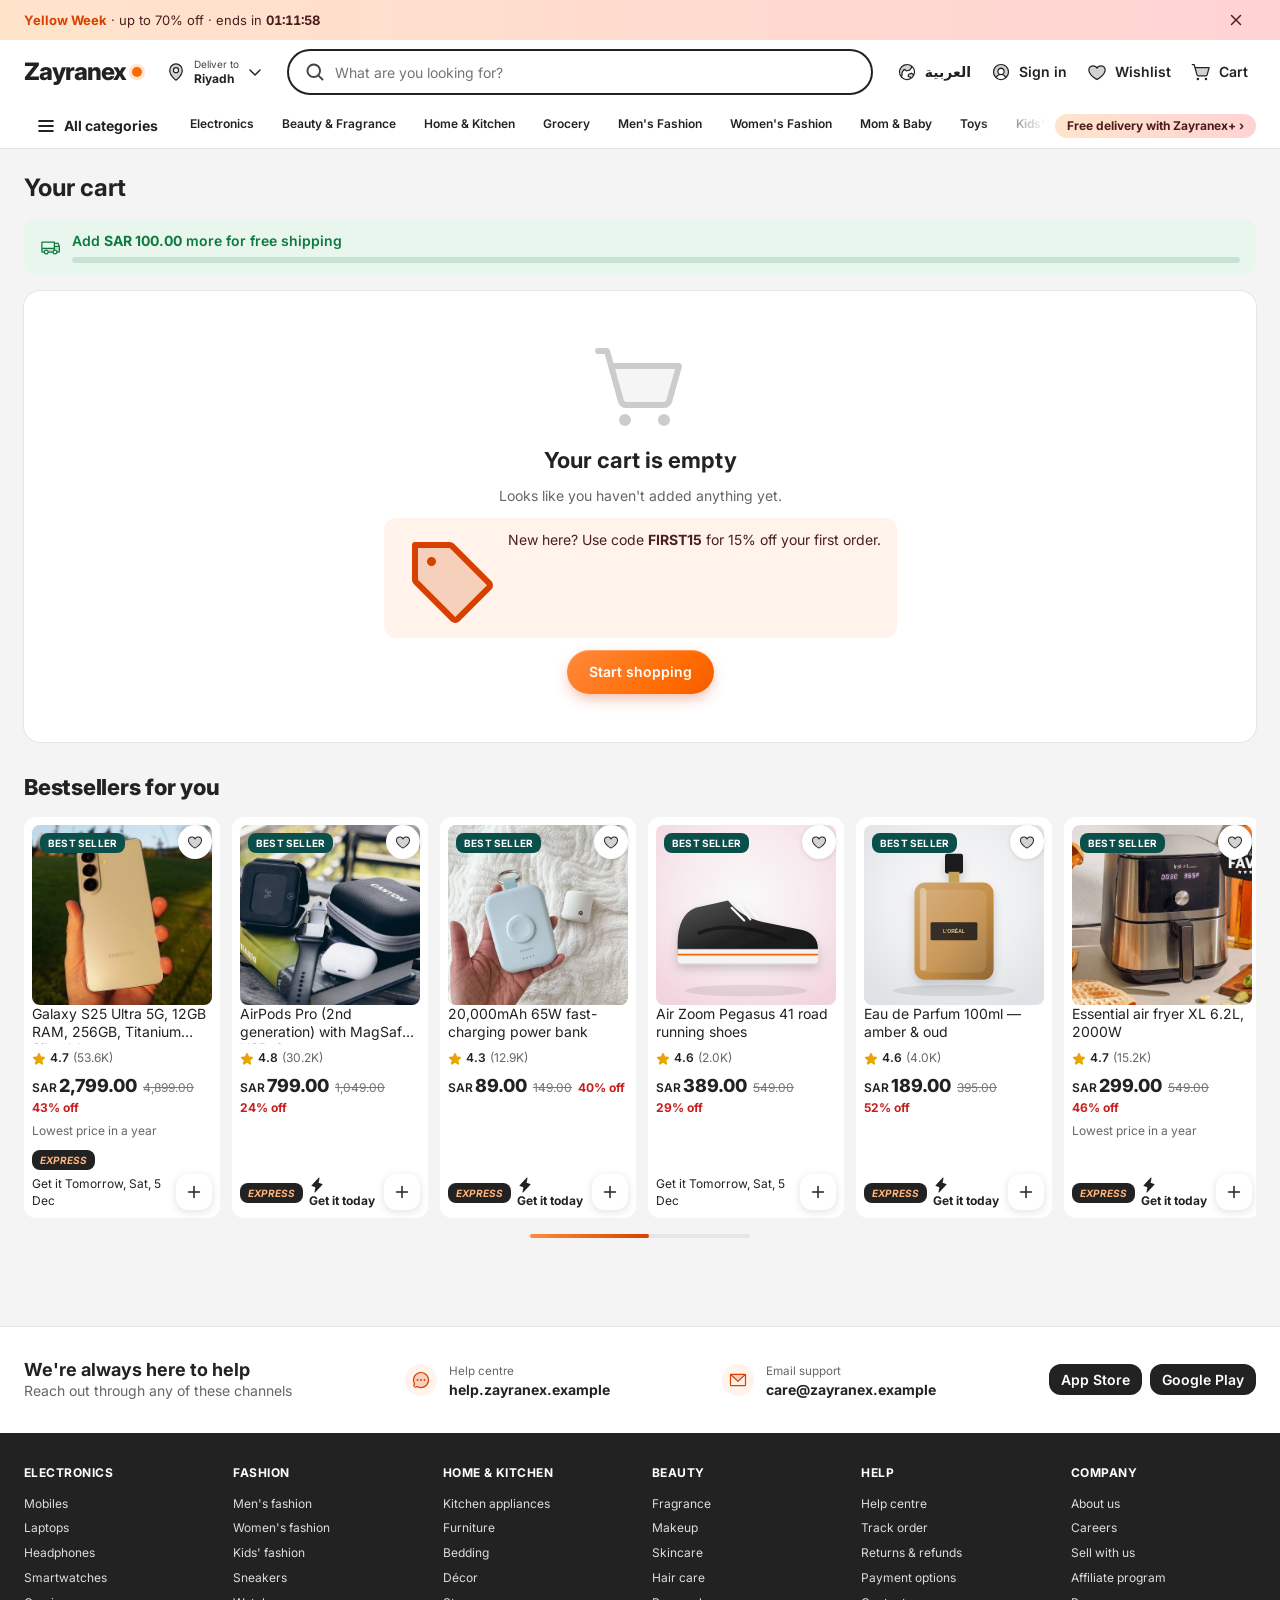
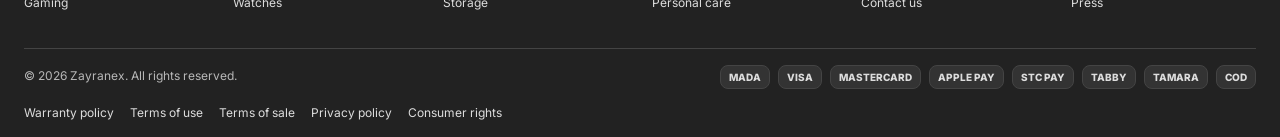
<file: cart.html>
<!DOCTYPE html>
<html lang="en" dir="ltr">
<head>
<meta charset="utf-8">
<meta name="viewport" content="width=device-width, initial-scale=1">
<meta name="theme-color" content="#ff6a00">
<title>Cart | Zayranex</title>
<meta name="description" content="Review your cart, apply a coupon and check out securely.">
<link rel="preconnect" href="https://fonts.googleapis.com">
<link rel="preconnect" href="https://fonts.gstatic.com" crossorigin>
<link href="https://fonts.googleapis.com/css2?family=Inter:wght@400;500;600;700;800&display=swap" rel="stylesheet">
<link rel="stylesheet" href="css/styles.css">
<link rel="icon" href="favicon.svg" type="image/svg+xml">
<link rel="icon" href="img/favicon-32.png" type="image/png" sizes="32x32">
<link rel="apple-touch-icon" href="img/apple-touch-icon.png">
</head>
<body data-page="cart">
<a class="skip-link" href="#main">Skip to content</a>
<svg xmlns="http://www.w3.org/2000/svg" style="display:none" aria-hidden="true">
<symbol id="i-search" viewBox="0 0 256 256" fill="currentColor"><path d="M232.49,215.51,185,168a92.12,92.12,0,1,0-17,17l47.53,47.54a12,12,0,0,0,17-17ZM44,112a68,68,0,1,1,68,68A68.07,68.07,0,0,1,44,112Z"/></symbol>
<symbol id="i-x" viewBox="0 0 256 256" fill="currentColor"><path d="M208.49,191.51a12,12,0,0,1-17,17L128,145,64.49,208.49a12,12,0,0,1-17-17L111,128,47.51,64.49a12,12,0,0,1,17-17L128,111l63.51-63.52a12,12,0,0,1,17,17L145,128Z"/></symbol>
<symbol id="i-cart" viewBox="0 0 256 256" fill="currentColor"><path d="M232,72l-25.63,92.28A16,16,0,0,1,191,176H92.16a16,16,0,0,1-15.41-11.72L51.11,72Z" opacity="0.2"/><path d="M104,216a16,16,0,1,1-16-16A16,16,0,0,1,104,216Zm88-16a16,16,0,1,0,16,16A16,16,0,0,0,192,200ZM239.71,74.14l-25.64,92.28A24.06,24.06,0,0,1,191,184H92.16A24.06,24.06,0,0,1,69,166.42L33.92,40H16a8,8,0,0,1,0-16H40a8,8,0,0,1,7.71,5.86L57.19,64H232a8,8,0,0,1,7.71,10.14ZM221.47,80H61.64l22.81,82.14A8,8,0,0,0,92.16,168H191a8,8,0,0,0,7.71-5.86Z"/></symbol>
<symbol id="i-heart" viewBox="0 0 256 256" fill="currentColor"><path d="M232,102c0,66-104,122-104,122S24,168,24,102A54,54,0,0,1,78,48c22.59,0,41.94,12.31,50,32,8.06-19.69,27.41-32,50-32A54,54,0,0,1,232,102Z" opacity="0.2"/><path d="M178,40c-20.65,0-38.73,8.88-50,23.89C116.73,48.88,98.65,40,78,40a62.07,62.07,0,0,0-62,62c0,70,103.79,126.66,108.21,129a8,8,0,0,0,7.58,0C136.21,228.66,240,172,240,102A62.07,62.07,0,0,0,178,40ZM128,214.8C109.74,204.16,32,155.69,32,102A46.06,46.06,0,0,1,78,56c19.45,0,35.78,10.36,42.6,27a8,8,0,0,0,14.8,0c6.82-16.67,23.15-27,42.6-27a46.06,46.06,0,0,1,46,46C224,155.61,146.24,204.15,128,214.8Z"/></symbol>
<symbol id="i-user" viewBox="0 0 256 256" fill="currentColor"><path d="M224,128a95.76,95.76,0,0,1-31.8,71.37A72,72,0,0,0,128,160a40,40,0,1,0-40-40,40,40,0,0,0,40,40,72,72,0,0,0-64.2,39.37h0A96,96,0,1,1,224,128Z" opacity="0.2"/><path d="M128,24A104,104,0,1,0,232,128,104.11,104.11,0,0,0,128,24ZM74.08,197.5a64,64,0,0,1,107.84,0,87.83,87.83,0,0,1-107.84,0ZM96,120a32,32,0,1,1,32,32A32,32,0,0,1,96,120Zm97.76,66.41a79.66,79.66,0,0,0-36.06-28.75,48,48,0,1,0-59.4,0,79.66,79.66,0,0,0-36.06,28.75,88,88,0,1,1,131.52,0Z"/></symbol>
<symbol id="i-box" viewBox="0 0 256 256" fill="currentColor"><path d="M128,129.09V232a8,8,0,0,1-3.84-1l-88-48.18a8,8,0,0,1-4.16-7V80.18a8,8,0,0,1,.7-3.25Z" opacity="0.2"/><path d="M223.68,66.15,135.68,18a15.88,15.88,0,0,0-15.36,0l-88,48.17a16,16,0,0,0-8.32,14v95.64a16,16,0,0,0,8.32,14l88,48.17a15.88,15.88,0,0,0,15.36,0l88-48.17a16,16,0,0,0,8.32-14V80.18A16,16,0,0,0,223.68,66.15ZM128,32l80.34,44-29.77,16.3-80.35-44ZM128,120,47.66,76l33.9-18.56,80.34,44ZM40,90l80,43.78v85.79L40,175.82Zm176,85.78h0l-80,43.79V133.82l32-17.51V152a8,8,0,0,0,16,0V107.55L216,90v85.77Z"/></symbol>
<symbol id="i-pin" viewBox="0 0 256 256" fill="currentColor"><path d="M128,24a80,80,0,0,0-80,80c0,72,80,128,80,128s80-56,80-128A80,80,0,0,0,128,24Zm0,112a32,32,0,1,1,32-32A32,32,0,0,1,128,136Z" opacity="0.2"/><path d="M128,64a40,40,0,1,0,40,40A40,40,0,0,0,128,64Zm0,64a24,24,0,1,1,24-24A24,24,0,0,1,128,128Zm0-112a88.1,88.1,0,0,0-88,88c0,31.4,14.51,64.68,42,96.25a254.19,254.19,0,0,0,41.45,38.3,8,8,0,0,0,9.18,0A254.19,254.19,0,0,0,174,200.25c27.45-31.57,42-64.85,42-96.25A88.1,88.1,0,0,0,128,16Zm0,206c-16.53-13-72-60.75-72-118a72,72,0,0,1,144,0C200,161.23,144.53,209,128,222Z"/></symbol>
<symbol id="i-globe" viewBox="0 0 256 256" fill="currentColor"><path d="M215,168.71a96.42,96.42,0,0,1-30.54,37l-9.36-9.37a8,8,0,0,0-3.63-2.09L150,188.59a8,8,0,0,1-5.88-8.9l2.38-16.2a8,8,0,0,1,4.84-6.22l30.46-12.66a8,8,0,0,1,8.47,1.49ZM159.89,105,182.06,79.2A8,8,0,0,0,184,74V50A96,96,0,0,0,50.49,184.65l9.92-6.52A8,8,0,0,0,64,171.49l.21-36.23a8.06,8.06,0,0,1,1.35-4.41l20.94-31.3a8,8,0,0,1,11.34-2l19.81,13a8.06,8.06,0,0,0,5.77,1.45l31.46-4.26A8,8,0,0,0,159.89,105Z" opacity="0.2"/><path d="M128,24A104,104,0,1,0,232,128,104.11,104.11,0,0,0,128,24Zm0,16a87.5,87.5,0,0,1,48,14.28V74L153.83,99.74,122.36,104l-.31-.22L102.38,90.92A16,16,0,0,0,79.87,95.1L58.93,126.4a16,16,0,0,0-2.7,8.81L56,171.44l-3.27,2.15A88,88,0,0,1,128,40ZM62.29,186.47l2.52-1.65A16,16,0,0,0,72,171.53l.21-36.23L93.17,104a3.62,3.62,0,0,0,.32.22l19.67,12.87a15.94,15.94,0,0,0,11.35,2.77L156,115.59a16,16,0,0,0,10-5.41l22.17-25.76A16,16,0,0,0,192,74V67.67A87.87,87.87,0,0,1,211.77,155l-16.14-14.76a16,16,0,0,0-16.93-3l-30.46,12.65a16.08,16.08,0,0,0-9.68,12.45l-2.39,16.19a16,16,0,0,0,11.77,17.81L169.4,202l2.36,2.37A87.88,87.88,0,0,1,62.29,186.47ZM185,195l-4.3-4.31a16,16,0,0,0-7.26-4.18L152,180.85l2.39-16.19L184.84,152,205,170.48A88.43,88.43,0,0,1,185,195Z"/></symbol>
<symbol id="i-chevron-down" viewBox="0 0 256 256" fill="currentColor"><path d="M216.49,104.49l-80,80a12,12,0,0,1-17,0l-80-80a12,12,0,0,1,17-17L128,159l71.51-71.52a12,12,0,0,1,17,17Z"/></symbol>
<symbol id="i-chevron-right" viewBox="0 0 256 256" fill="currentColor"><path d="M184.49,136.49l-80,80a12,12,0,0,1-17-17L159,128,87.51,56.49a12,12,0,1,1,17-17l80,80A12,12,0,0,1,184.49,136.49Z"/></symbol>
<symbol id="i-chevron-left" viewBox="0 0 256 256" fill="currentColor"><path d="M168.49,199.51a12,12,0,0,1-17,17l-80-80a12,12,0,0,1,0-17l80-80a12,12,0,0,1,17,17L97,128Z"/></symbol>
<symbol id="i-star" viewBox="0 0 256 256" fill="currentColor"><path d="M234.29,114.85l-45,38.83L203,211.75a16.4,16.4,0,0,1-24.5,17.82L128,198.49,77.47,229.57A16.4,16.4,0,0,1,53,211.75l13.76-58.07-45-38.83A16.46,16.46,0,0,1,31.08,86l59-4.76,22.76-55.08a16.36,16.36,0,0,1,30.27,0l22.75,55.08,59,4.76a16.46,16.46,0,0,1,9.37,28.86Z"/></symbol>
<symbol id="i-plus" viewBox="0 0 256 256" fill="currentColor"><path d="M228,128a12,12,0,0,1-12,12H140v76a12,12,0,0,1-24,0V140H40a12,12,0,0,1,0-24h76V40a12,12,0,0,1,24,0v76h76A12,12,0,0,1,228,128Z"/></symbol>
<symbol id="i-minus" viewBox="0 0 256 256" fill="currentColor"><path d="M228,128a12,12,0,0,1-12,12H40a12,12,0,0,1,0-24H216A12,12,0,0,1,228,128Z"/></symbol>
<symbol id="i-truck" viewBox="0 0 256 256" fill="currentColor"><path d="M248,120v64a8,8,0,0,1-8,8H216a24,24,0,0,0-48,0H104a24,24,0,0,0-48,0H32a8,8,0,0,1-8-8V144H184V120Z" opacity="0.2"/><path d="M255.42,117l-14-35A15.93,15.93,0,0,0,226.58,72H192V64a8,8,0,0,0-8-8H32A16,16,0,0,0,16,72V184a16,16,0,0,0,16,16H49a32,32,0,0,0,62,0h50a32,32,0,0,0,62,0h17a16,16,0,0,0,16-16V120A7.94,7.94,0,0,0,255.42,117ZM192,88h34.58l9.6,24H192ZM32,72H176v64H32ZM80,208a16,16,0,1,1,16-16A16,16,0,0,1,80,208Zm81-24H111a32,32,0,0,0-62,0H32V152H176v12.31A32.11,32.11,0,0,0,161,184Zm31,24a16,16,0,1,1,16-16A16,16,0,0,1,192,208Zm48-24H223a32.06,32.06,0,0,0-31-24V128h48Z"/></symbol>
<symbol id="i-shield" viewBox="0 0 256 256" fill="currentColor"><path d="M216,56v56c0,96-88,120-88,120S40,208,40,112V56a8,8,0,0,1,8-8H208A8,8,0,0,1,216,56Z" opacity="0.2"/><path d="M208,40H48A16,16,0,0,0,32,56v56c0,52.72,25.52,84.67,46.93,102.19,23.06,18.86,46,25.26,47,25.53a8,8,0,0,0,4.2,0c1-.27,23.91-6.67,47-25.53C198.48,196.67,224,164.72,224,112V56A16,16,0,0,0,208,40Zm0,72c0,37.07-13.66,67.16-40.6,89.42A129.3,129.3,0,0,1,128,223.62a128.25,128.25,0,0,1-38.92-21.81C61.82,179.51,48,149.3,48,112l0-56,160,0ZM82.34,141.66a8,8,0,0,1,11.32-11.32L112,148.69l50.34-50.35a8,8,0,0,1,11.32,11.32l-56,56a8,8,0,0,1-11.32,0Z"/></symbol>
<symbol id="i-return" viewBox="0 0 256 256" fill="currentColor"><path d="M80,40v96L32,88Z" opacity="0.2"/><path d="M168,80H88V40a8,8,0,0,0-13.66-5.66l-48,48a8,8,0,0,0,0,11.32l48,48A8,8,0,0,0,88,136V96h80a48,48,0,0,1,0,96H80a8,8,0,0,0,0,16h88a64,64,0,0,0,0-128ZM72,116.69,43.31,88,72,59.31Z"/></symbol>
<symbol id="i-lock" viewBox="0 0 256 256" fill="currentColor"><path d="M216,96V208a8,8,0,0,1-8,8H48a8,8,0,0,1-8-8V96a8,8,0,0,1,8-8H208A8,8,0,0,1,216,96Z" opacity="0.2"/><path d="M208,80H176V56a48,48,0,0,0-96,0V80H48A16,16,0,0,0,32,96V208a16,16,0,0,0,16,16H208a16,16,0,0,0,16-16V96A16,16,0,0,0,208,80ZM96,56a32,32,0,0,1,64,0V80H96ZM208,208H48V96H208V208Z"/></symbol>
<symbol id="i-check" viewBox="0 0 256 256" fill="currentColor"><path d="M232.49,80.49l-128,128a12,12,0,0,1-17,0l-56-56a12,12,0,1,1,17-17L96,183,215.51,63.51a12,12,0,0,1,17,17Z"/></symbol>
<symbol id="i-filter" viewBox="0 0 256 256" fill="currentColor"><path d="M128,80a24,24,0,1,1-24-24A24,24,0,0,1,128,80Zm40,72a24,24,0,1,0,24,24A24,24,0,0,0,168,152Z" opacity="0.2"/><path d="M40,88H73a32,32,0,0,0,62,0h81a8,8,0,0,0,0-16H135a32,32,0,0,0-62,0H40a8,8,0,0,0,0,16Zm64-24A16,16,0,1,1,88,80,16,16,0,0,1,104,64ZM216,168H199a32,32,0,0,0-62,0H40a8,8,0,0,0,0,16h97a32,32,0,0,0,62,0h17a8,8,0,0,0,0-16Zm-48,24a16,16,0,1,1,16-16A16,16,0,0,1,168,192Z"/></symbol>
<symbol id="i-home" viewBox="0 0 256 256" fill="currentColor"><path d="M216,120v96H152V152H104v64H40V120a8,8,0,0,1,2.34-5.66l80-80a8,8,0,0,1,11.32,0l80,80A8,8,0,0,1,216,120Z" opacity="0.2"/><path d="M219.31,108.68l-80-80a16,16,0,0,0-22.62,0l-80,80A15.87,15.87,0,0,0,32,120v96a8,8,0,0,0,8,8h64a8,8,0,0,0,8-8V160h32v56a8,8,0,0,0,8,8h64a8,8,0,0,0,8-8V120A15.87,15.87,0,0,0,219.31,108.68ZM208,208H160V152a8,8,0,0,0-8-8H104a8,8,0,0,0-8,8v56H48V120l80-80,80,80Z"/></symbol>
<symbol id="i-grid" viewBox="0 0 256 256" fill="currentColor"><path d="M112,56v48a8,8,0,0,1-8,8H56a8,8,0,0,1-8-8V56a8,8,0,0,1,8-8h48A8,8,0,0,1,112,56Zm88-8H152a8,8,0,0,0-8,8v48a8,8,0,0,0,8,8h48a8,8,0,0,0,8-8V56A8,8,0,0,0,200,48Zm-96,96H56a8,8,0,0,0-8,8v48a8,8,0,0,0,8,8h48a8,8,0,0,0,8-8V152A8,8,0,0,0,104,144Zm96,0H152a8,8,0,0,0-8,8v48a8,8,0,0,0,8,8h48a8,8,0,0,0,8-8V152A8,8,0,0,0,200,144Z" opacity="0.2"/><path d="M200,136H152a16,16,0,0,0-16,16v48a16,16,0,0,0,16,16h48a16,16,0,0,0,16-16V152A16,16,0,0,0,200,136Zm0,64H152V152h48v48ZM104,40H56A16,16,0,0,0,40,56v48a16,16,0,0,0,16,16h48a16,16,0,0,0,16-16V56A16,16,0,0,0,104,40Zm0,64H56V56h48v48Zm96-64H152a16,16,0,0,0-16,16v48a16,16,0,0,0,16,16h48a16,16,0,0,0,16-16V56A16,16,0,0,0,200,40Zm0,64H152V56h48v48Zm-96,32H56a16,16,0,0,0-16,16v48a16,16,0,0,0,16,16h48a16,16,0,0,0,16-16V152A16,16,0,0,0,104,136Zm0,64H56V152h48v48Z"/></symbol>
<symbol id="i-pause" viewBox="0 0 256 256" fill="currentColor"><path d="M216,48V208a16,16,0,0,1-16,16H160a16,16,0,0,1-16-16V48a16,16,0,0,1,16-16h40A16,16,0,0,1,216,48ZM96,32H56A16,16,0,0,0,40,48V208a16,16,0,0,0,16,16H96a16,16,0,0,0,16-16V48A16,16,0,0,0,96,32Z"/></symbol>
<symbol id="i-play" viewBox="0 0 256 256" fill="currentColor"><path d="M240,128a15.74,15.74,0,0,1-7.6,13.51L88.32,229.65a16,16,0,0,1-16.2.3A15.86,15.86,0,0,1,64,216.13V39.87a15.86,15.86,0,0,1,8.12-13.82,16,16,0,0,1,16.2.3L232.4,114.49A15.74,15.74,0,0,1,240,128Z"/></symbol>
<symbol id="i-phone" viewBox="0 0 256 256" fill="currentColor"><path d="M223.94,174.08A48.33,48.33,0,0,1,176,216,136,136,0,0,1,40,80,48.33,48.33,0,0,1,81.92,32.06a8,8,0,0,1,8.3,4.8l21.13,47.2a8,8,0,0,1-.66,7.53L89.32,117a7.93,7.93,0,0,0-.54,7.81c8.27,16.93,25.77,34.22,42.75,42.41a7.92,7.92,0,0,0,7.83-.59l25-21.3a8,8,0,0,1,7.59-.69l47.16,21.13A8,8,0,0,1,223.94,174.08Z" opacity="0.2"/><path d="M222.37,158.46l-47.11-21.11-.13-.06a16,16,0,0,0-15.17,1.4,8.12,8.12,0,0,0-.75.56L134.87,160c-15.42-7.49-31.34-23.29-38.83-38.51l20.78-24.71c.2-.25.39-.5.57-.77a16,16,0,0,0,1.32-15.06l0-.12L97.54,33.64a16,16,0,0,0-16.62-9.52A56.26,56.26,0,0,0,32,80c0,79.4,64.6,144,144,144a56.26,56.26,0,0,0,55.88-48.92A16,16,0,0,0,222.37,158.46ZM176,208A128.14,128.14,0,0,1,48,80,40.2,40.2,0,0,1,82.87,40a.61.61,0,0,0,0,.12l21,47L83.2,111.86a6.13,6.13,0,0,0-.57.77,16,16,0,0,0-1,15.7c9.06,18.53,27.73,37.06,46.46,46.11a16,16,0,0,0,15.75-1.14,8.44,8.44,0,0,0,.74-.56L168.89,152l47,21.05h0s.08,0,.11,0A40.21,40.21,0,0,1,176,208Z"/></symbol>
<symbol id="i-mail" viewBox="0 0 256 256" fill="currentColor"><path d="M224,56l-96,88L32,56Z" opacity="0.2"/><path d="M224,48H32a8,8,0,0,0-8,8V192a16,16,0,0,0,16,16H216a16,16,0,0,0,16-16V56A8,8,0,0,0,224,48ZM203.43,64,128,133.15,52.57,64ZM216,192H40V74.19l82.59,75.71a8,8,0,0,0,10.82,0L216,74.19V192Z"/></symbol>
<symbol id="i-chat" viewBox="0 0 256 256" fill="currentColor"><path d="M224,128A96,96,0,0,1,79.93,211.11h0L42.54,223.58a8,8,0,0,1-10.12-10.12l12.47-37.39h0A96,96,0,1,1,224,128Z" opacity="0.2"/><path d="M128,24A104,104,0,0,0,36.18,176.88L24.83,210.93a16,16,0,0,0,20.24,20.24l34.05-11.35A104,104,0,1,0,128,24Zm0,192a87.87,87.87,0,0,1-44.06-11.81,8,8,0,0,0-4-1.08,7.85,7.85,0,0,0-2.53.42L40,216,52.47,178.6a8,8,0,0,0-.66-6.54A88,88,0,1,1,128,216Zm12-88a12,12,0,1,1-12-12A12,12,0,0,1,140,128Zm-44,0a12,12,0,1,1-12-12A12,12,0,0,1,96,128Zm88,0a12,12,0,1,1-12-12A12,12,0,0,1,184,128Z"/></symbol>
<symbol id="i-bolt" viewBox="0 0 256 256" fill="currentColor"><path d="M213.85,125.46l-112,120a8,8,0,0,1-13.69-7l14.66-73.33L45.19,143.49a8,8,0,0,1-3-13l112-120a8,8,0,0,1,13.69,7L153.18,90.9l57.63,21.61a8,8,0,0,1,3,12.95Z"/></symbol>
<symbol id="i-tag" viewBox="0 0 256 256" fill="currentColor"><path d="M237.66,153,153,237.66a8,8,0,0,1-11.31,0L42.34,138.34A8,8,0,0,1,40,132.69V40h92.69a8,8,0,0,1,5.65,2.34l99.32,99.32A8,8,0,0,1,237.66,153Z" opacity="0.2"/><path d="M243.31,136,144,36.69A15.86,15.86,0,0,0,132.69,32H40a8,8,0,0,0-8,8v92.69A15.86,15.86,0,0,0,36.69,144L136,243.31a16,16,0,0,0,22.63,0l84.68-84.68a16,16,0,0,0,0-22.63Zm-96,96L48,132.69V48h84.69L232,147.31ZM96,84A12,12,0,1,1,84,72,12,12,0,0,1,96,84Z"/></symbol>
<symbol id="i-trash" viewBox="0 0 256 256" fill="currentColor"><path d="M200,56V208a8,8,0,0,1-8,8H64a8,8,0,0,1-8-8V56Z" opacity="0.2"/><path d="M216,48H176V40a24,24,0,0,0-24-24H104A24,24,0,0,0,80,40v8H40a8,8,0,0,0,0,16h8V208a16,16,0,0,0,16,16H192a16,16,0,0,0,16-16V64h8a8,8,0,0,0,0-16ZM96,40a8,8,0,0,1,8-8h48a8,8,0,0,1,8,8v8H96Zm96,168H64V64H192ZM112,104v64a8,8,0,0,1-16,0V104a8,8,0,0,1,16,0Zm48,0v64a8,8,0,0,1-16,0V104a8,8,0,0,1,16,0Z"/></symbol>
<symbol id="i-sparkle" viewBox="0 0 256 256" fill="currentColor"><path d="M194.82,151.43l-55.09,20.3-20.3,55.09a7.92,7.92,0,0,1-14.86,0l-20.3-55.09-55.09-20.3a7.92,7.92,0,0,1,0-14.86l55.09-20.3,20.3-55.09a7.92,7.92,0,0,1,14.86,0l20.3,55.09,55.09,20.3A7.92,7.92,0,0,1,194.82,151.43Z" opacity="0.2"/><path d="M197.58,129.06,146,110l-19-51.62a15.92,15.92,0,0,0-29.88,0L78,110l-51.62,19a15.92,15.92,0,0,0,0,29.88L78,178l19,51.62a15.92,15.92,0,0,0,29.88,0L146,178l51.62-19a15.92,15.92,0,0,0,0-29.88ZM137,164.22a8,8,0,0,0-4.74,4.74L112,223.85,91.78,169A8,8,0,0,0,87,164.22L32.15,144,87,123.78A8,8,0,0,0,91.78,119L112,64.15,132.22,119a8,8,0,0,0,4.74,4.74L191.85,144ZM144,40a8,8,0,0,1,8-8h16V16a8,8,0,0,1,16,0V32h16a8,8,0,0,1,0,16H184V64a8,8,0,0,1-16,0V48H152A8,8,0,0,1,144,40ZM248,88a8,8,0,0,1-8,8h-8v8a8,8,0,0,1-16,0V96h-8a8,8,0,0,1,0-16h8V72a8,8,0,0,1,16,0v8h8A8,8,0,0,1,248,88Z"/></symbol>
<symbol id="i-arrow-up" viewBox="0 0 256 256" fill="currentColor"><path d="M208.49,120.49a12,12,0,0,1-17,0L140,69V216a12,12,0,0,1-24,0V69L64.49,120.49a12,12,0,0,1-17-17l72-72a12,12,0,0,1,17,0l72,72A12,12,0,0,1,208.49,120.49Z"/></symbol>
<symbol id="i-store" viewBox="0 0 256 256" fill="currentColor"><path d="M224,96v16a32,32,0,0,1-64,0V96H96v16a32,32,0,0,1-64,0V96L46.34,45.8A8,8,0,0,1,54,40H202a8,8,0,0,1,7.69,5.8Z" opacity="0.2"/><path d="M231.69,93.81,217.35,43.6A16.07,16.07,0,0,0,202,32H54A16.07,16.07,0,0,0,38.65,43.6L24.31,93.81A7.94,7.94,0,0,0,24,96v16a40,40,0,0,0,16,32v72a8,8,0,0,0,8,8H208a8,8,0,0,0,8-8V144a40,40,0,0,0,16-32V96A7.94,7.94,0,0,0,231.69,93.81ZM54,48H202l11.42,40H42.61Zm98,56v8a24,24,0,0,1-48,0v-8ZM51.06,132.2A24,24,0,0,1,40,112v-8H88v8a24,24,0,0,1-35.12,21.26A7.88,7.88,0,0,0,51.06,132.2ZM200,208H56V151.2a40.57,40.57,0,0,0,8,.8,40,40,0,0,0,32-16,40,40,0,0,0,64,0,40,40,0,0,0,32,16,40.57,40.57,0,0,0,8-.8Zm16-96a24,24,0,0,1-11.07,20.2,8.08,8.08,0,0,0-1.8,1.05A24,24,0,0,1,168,112v-8h48Z"/></symbol>
<symbol id="i-card" viewBox="0 0 256 256" fill="currentColor"><path d="M232,96v96a8,8,0,0,1-8,8H32a8,8,0,0,1-8-8V96Z" opacity="0.2"/><path d="M224,48H32A16,16,0,0,0,16,64V192a16,16,0,0,0,16,16H224a16,16,0,0,0,16-16V64A16,16,0,0,0,224,48Zm0,16V88H32V64Zm0,128H32V104H224v88Zm-16-24a8,8,0,0,1-8,8H168a8,8,0,0,1,0-16h32A8,8,0,0,1,208,168Zm-64,0a8,8,0,0,1-8,8H120a8,8,0,0,1,0-16h16A8,8,0,0,1,144,168Z"/></symbol>
<symbol id="i-wallet" viewBox="0 0 256 256" fill="currentColor"><path d="M224,80V192a8,8,0,0,1-8,8H56a16,16,0,0,1-16-16V56A16,16,0,0,0,56,72H216A8,8,0,0,1,224,80Z" opacity="0.2"/><path d="M216,64H56a8,8,0,0,1,0-16H192a8,8,0,0,0,0-16H56A24,24,0,0,0,32,56V184a24,24,0,0,0,24,24H216a16,16,0,0,0,16-16V80A16,16,0,0,0,216,64Zm0,128H56a8,8,0,0,1-8-8V78.63A23.84,23.84,0,0,0,56,80H216Zm-48-60a12,12,0,1,1,12,12A12,12,0,0,1,168,132Z"/></symbol>
<symbol id="i-info" viewBox="0 0 256 256" fill="currentColor"><path d="M224,128a96,96,0,1,1-96-96A96,96,0,0,1,224,128Z" opacity="0.2"/><path d="M144,176a8,8,0,0,1-8,8,16,16,0,0,1-16-16V128a8,8,0,0,1,0-16,16,16,0,0,1,16,16v40A8,8,0,0,1,144,176Zm88-48A104,104,0,1,1,128,24,104.11,104.11,0,0,1,232,128Zm-16,0a88,88,0,1,0-88,88A88.1,88.1,0,0,0,216,128ZM124,96a12,12,0,1,0-12-12A12,12,0,0,0,124,96Z"/></symbol>
<symbol id="i-clock" viewBox="0 0 256 256" fill="currentColor"><path d="M224,128a96,96,0,1,1-96-96A96,96,0,0,1,224,128Z" opacity="0.2"/><path d="M128,24A104,104,0,1,0,232,128,104.11,104.11,0,0,0,128,24Zm0,192a88,88,0,1,1,88-88A88.1,88.1,0,0,1,128,216Zm64-88a8,8,0,0,1-8,8H128a8,8,0,0,1-8-8V72a8,8,0,0,1,16,0v48h48A8,8,0,0,1,192,128Z"/></symbol>
<symbol id="i-menu" viewBox="0 0 256 256" fill="currentColor"><path d="M228,128a12,12,0,0,1-12,12H40a12,12,0,0,1,0-24H216A12,12,0,0,1,228,128ZM40,76H216a12,12,0,0,0,0-24H40a12,12,0,0,0,0,24ZM216,180H40a12,12,0,0,0,0,24H216a12,12,0,0,0,0-24Z"/></symbol>
<symbol id="i-logout" viewBox="0 0 256 256" fill="currentColor"><path d="M224,56V200a16,16,0,0,1-16,16H48V40H208A16,16,0,0,1,224,56Z" opacity="0.2"/><path d="M120,216a8,8,0,0,1-8,8H48a8,8,0,0,1-8-8V40a8,8,0,0,1,8-8h64a8,8,0,0,1,0,16H56V208h56A8,8,0,0,1,120,216Zm109.66-93.66-40-40a8,8,0,0,0-11.32,11.32L204.69,120H112a8,8,0,0,0,0,16h92.69l-26.35,26.34a8,8,0,0,0,11.32,11.32l40-40A8,8,0,0,0,229.66,122.34Z"/></symbol>
<symbol id="i-gift" viewBox="0 0 256 256" fill="currentColor"><path d="M208,128v72a8,8,0,0,1-8,8H56a8,8,0,0,1-8-8V128Z" opacity="0.2"/><path d="M216,72H180.92c.39-.33.79-.65,1.17-1A29.53,29.53,0,0,0,192,49.57,32.62,32.62,0,0,0,158.44,16,29.53,29.53,0,0,0,137,25.91a54.94,54.94,0,0,0-9,14.48,54.94,54.94,0,0,0-9-14.48A29.53,29.53,0,0,0,97.56,16,32.62,32.62,0,0,0,64,49.57,29.53,29.53,0,0,0,73.91,71c.38.33.78.65,1.17,1H40A16,16,0,0,0,24,88v32a16,16,0,0,0,16,16v64a16,16,0,0,0,16,16H200a16,16,0,0,0,16-16V136a16,16,0,0,0,16-16V88A16,16,0,0,0,216,72ZM149,36.51a13.69,13.69,0,0,1,10-4.5h.49A16.62,16.62,0,0,1,176,49.08a13.69,13.69,0,0,1-4.5,10c-9.49,8.4-25.24,11.36-35,12.4C137.7,60.89,141,45.5,149,36.51Zm-64.09.36A16.63,16.63,0,0,1,96.59,32h.49a13.69,13.69,0,0,1,10,4.5c8.39,9.48,11.35,25.2,12.39,34.92-9.72-1-25.44-4-34.92-12.39a13.69,13.69,0,0,1-4.5-10A16.6,16.6,0,0,1,84.87,36.87ZM40,88h80v32H40Zm16,48h64v64H56Zm144,64H136V136h64Zm16-80H136V88h80v32Z"/></symbol>
<symbol id="i-p-phone" viewBox="0 0 256 256" fill="currentColor"><path d="M192,56V200H64V56Z" opacity="0.2"/><path d="M176,16H80A24,24,0,0,0,56,40V216a24,24,0,0,0,24,24h96a24,24,0,0,0,24-24V40A24,24,0,0,0,176,16ZM72,64H184V192H72Zm8-32h96a8,8,0,0,1,8,8v8H72V40A8,8,0,0,1,80,32Zm96,192H80a8,8,0,0,1-8-8v-8H184v8A8,8,0,0,1,176,224Z"/></symbol>
<symbol id="i-p-laptop" viewBox="0 0 256 256" fill="currentColor"><path d="M216,72V176H40V72A16,16,0,0,1,56,56H200A16,16,0,0,1,216,72Z" opacity="0.2"/><path d="M232,168h-8V72a24,24,0,0,0-24-24H56A24,24,0,0,0,32,72v96H24a8,8,0,0,0-8,8v16a24,24,0,0,0,24,24H216a24,24,0,0,0,24-24V176A8,8,0,0,0,232,168ZM48,72a8,8,0,0,1,8-8H200a8,8,0,0,1,8,8v96H48ZM224,192a8,8,0,0,1-8,8H40a8,8,0,0,1-8-8v-8H224ZM152,88a8,8,0,0,1-8,8H112a8,8,0,0,1,0-16h32A8,8,0,0,1,152,88Z"/></symbol>
<symbol id="i-p-headphones" viewBox="0 0 256 256" fill="currentColor"><path d="M80,144v40a16,16,0,0,1-16,16H48a16,16,0,0,1-16-16V128H64A16,16,0,0,1,80,144Zm112-16a16,16,0,0,0-16,16v40a16,16,0,0,0,16,16h16a16,16,0,0,0,16-16V128Z" opacity="0.2"/><path d="M201.89,54.66A104.08,104.08,0,0,0,24,128v56a24,24,0,0,0,24,24H64a24,24,0,0,0,24-24V144a24,24,0,0,0-24-24H40.36A88,88,0,0,1,128,40h.67a87.71,87.71,0,0,1,87,80H192a24,24,0,0,0-24,24v40a24,24,0,0,0,24,24h16a24,24,0,0,0,24-24V128A103.41,103.41,0,0,0,201.89,54.66ZM64,136a8,8,0,0,1,8,8v40a8,8,0,0,1-8,8H48a8,8,0,0,1-8-8V136Zm152,48a8,8,0,0,1-8,8H192a8,8,0,0,1-8-8V144a8,8,0,0,1,8-8h24Z"/></symbol>
<symbol id="i-p-watch" viewBox="0 0 256 256" fill="currentColor"><path d="M200,128a72,72,0,1,1-72-72A72,72,0,0,1,200,128Z" opacity="0.2"/><path d="M208,128a79.94,79.94,0,0,0-32.7-64.47l-6.24-34.38A16,16,0,0,0,153.32,16H102.68A16,16,0,0,0,86.94,29.15L80.7,63.53a79.9,79.9,0,0,0,0,128.94l6.24,34.38A16,16,0,0,0,102.68,240h50.64a16,16,0,0,0,15.74-13.15l6.24-34.38A79.94,79.94,0,0,0,208,128ZM102.68,32h50.64l3.91,21.55a79.75,79.75,0,0,0-58.46,0ZM64,128a64,64,0,1,1,64,64A64.07,64.07,0,0,1,64,128Zm89.32,96H102.68l-3.91-21.55a79.75,79.75,0,0,0,58.46,0ZM120,128V88a8,8,0,0,1,16,0v32h32a8,8,0,0,1,0,16H128A8,8,0,0,1,120,128Z"/></symbol>
<symbol id="i-p-shirt" viewBox="0 0 256 256" fill="currentColor"><path d="M247.11,78.77l-19.27,36.81a8.44,8.44,0,0,1-7.5,4.42H192V40l51.78,28.25A7.81,7.81,0,0,1,247.11,78.77Zm-238.22,0,19.27,36.81a8.44,8.44,0,0,0,7.5,4.42H64V40L12.22,68.25A7.81,7.81,0,0,0,8.89,78.77Z" opacity="0.2"/><path d="M247.59,61.22,195.83,33A8,8,0,0,0,192,32H160a8,8,0,0,0-8,8,24,24,0,0,1-48,0,8,8,0,0,0-8-8H64a8,8,0,0,0-3.84,1L8.41,61.22A15.76,15.76,0,0,0,1.82,82.48l19.27,36.81A16.37,16.37,0,0,0,35.67,128H56v80a16,16,0,0,0,16,16H184a16,16,0,0,0,16-16V128h20.34a16.37,16.37,0,0,0,14.58-8.71l19.27-36.81A15.76,15.76,0,0,0,247.59,61.22ZM35.67,112a.62.62,0,0,1-.41-.13L16.09,75.26,56,53.48V112ZM184,208H72V48h16.8a40,40,0,0,0,78.38,0H184Zm36.75-96.14a.55.55,0,0,1-.41.14H200V53.48l39.92,21.78Z"/></symbol>
<symbol id="i-p-shoe" viewBox="0 0 256 256" fill="currentColor"><path d="M248,167.06V168H32V75.54A8,8,0,0,1,37.27,68L113,40.48a8,8,0,0,1,10,4.27L146.27,99.1a32,32,0,0,0,19.12,17.36l60.73,20.25A32,32,0,0,1,248,167.06Z" opacity="0.2"/><path d="M228.65,129.11l-60.73-20.24a24,24,0,0,1-14.32-13L130.39,41.6s0-.07,0-.1A16,16,0,0,0,110.25,33L34.53,60.49A16.05,16.05,0,0,0,24,75.53V192a16,16,0,0,0,16,16H240a16,16,0,0,0,16-16V167.06A40,40,0,0,0,228.65,129.11ZM40,75.53,115.72,48l7.11,16.63-21.56,7.85A8,8,0,0,0,104,88a7.91,7.91,0,0,0,2.73-.49l22.4-8.14,4.74,11.07-16.6,6A8,8,0,0,0,120,112a7.91,7.91,0,0,0,2.73-.49l17.6-6.4a40.06,40.06,0,0,0,7.68,10l-14.74,5.36A8,8,0,0,0,136,136a8.14,8.14,0,0,0,2.73-.48l28-10.18,56.87,18.95A24,24,0,0,1,238.93,160H40ZM240,192H40V176H240Z"/></symbol>
<symbol id="i-p-bottle" viewBox="0 0 256 256" fill="currentColor"><path d="M208,144a80,80,0,0,1-160,0c0-72,80-128,80-128S208,72,208,144Z" opacity="0.2"/><path d="M174,47.75a254.19,254.19,0,0,0-41.45-38.3,8,8,0,0,0-9.18,0A254.19,254.19,0,0,0,82,47.75C54.51,79.32,40,112.6,40,144a88,88,0,0,0,176,0C216,112.6,201.49,79.32,174,47.75ZM128,216a72.08,72.08,0,0,1-72-72c0-57.23,55.47-105,72-118,16.53,13,72,60.75,72,118A72.08,72.08,0,0,1,128,216Zm55.89-62.66a57.6,57.6,0,0,1-46.56,46.55A8.75,8.75,0,0,1,136,200a8,8,0,0,1-1.32-15.89c16.57-2.79,30.63-16.85,33.44-33.45a8,8,0,0,1,15.78,2.68Z"/></symbol>
<symbol id="i-p-sofa" viewBox="0 0 256 256" fill="currentColor"><path d="M240,120v48a8,8,0,0,1-8,8H24a8,8,0,0,1-8-8V120a8,8,0,0,1,8-8V72a8,8,0,0,1,8-8H224a8,8,0,0,1,8,8v40A8,8,0,0,1,240,120Z" opacity="0.2"/><path d="M240,106.17V72a16,16,0,0,0-16-16H32A16,16,0,0,0,16,72v34.17A16,16,0,0,0,8,120v48a16,16,0,0,0,16,16h8v16a8,8,0,0,0,16,0V184H208v16a8,8,0,0,0,16,0V184h8a16,16,0,0,0,16-16V120A16,16,0,0,0,240,106.17ZM224,104h-8a16,16,0,0,0-16,16v16H136V72h88ZM120,72v64H56V120a16,16,0,0,0-16-16H32V72Zm112,96H24V120H40v24a8,8,0,0,0,8,8H208a8,8,0,0,0,8-8V120h16Z"/></symbol>
<symbol id="i-p-toy" viewBox="0 0 256 256" fill="currentColor"><path d="M204,168a28,28,0,0,0,12-2.69V208a8,8,0,0,1-8,8H64a8,8,0,0,1-8-8V165.31a28,28,0,1,1,0-50.62V72a8,8,0,0,1,8-8h46.69a28,28,0,1,1,50.61,0H208a8,8,0,0,1,8,8v42.69A28,28,0,1,0,204,168Z" opacity="0.2"/><path d="M220.27,158.54a8,8,0,0,0-7.7-.46,20,20,0,1,1,0-36.16A8,8,0,0,0,224,114.69V72a16,16,0,0,0-16-16H171.78a35.36,35.36,0,0,0,.22-4,36.15,36.15,0,0,0-11.36-26.25,36,36,0,0,0-60.55,23.63,36.56,36.56,0,0,0,.14,6.62H64A16,16,0,0,0,48,72v32.22a35.36,35.36,0,0,0-4-.22,36.12,36.12,0,0,0-26.24,11.36,35.7,35.7,0,0,0-9.69,27,36.08,36.08,0,0,0,33.31,33.6,36.56,36.56,0,0,0,6.62-.14V208a16,16,0,0,0,16,16H208a16,16,0,0,0,16-16V165.31A8,8,0,0,0,220.27,158.54ZM208,208H64V165.31a8,8,0,0,0-11.43-7.23,20,20,0,1,1,0-36.16A8,8,0,0,0,64,114.69V72h46.69a8,8,0,0,0,7.23-11.43,20,20,0,1,1,36.16,0A8,8,0,0,0,161.31,72H208v32.23a35.68,35.68,0,0,0-6.62-.14A36,36,0,0,0,204,176a35.36,35.36,0,0,0,4-.22Z"/></symbol>
<symbol id="i-p-book" viewBox="0 0 256 256" fill="currentColor"><path d="M232,56V200H160a32,32,0,0,0-32,32V88a32,32,0,0,1,32-32Z" opacity="0.2"/><path d="M232,48H160a40,40,0,0,0-32,16A40,40,0,0,0,96,48H24a8,8,0,0,0-8,8V200a8,8,0,0,0,8,8H96a24,24,0,0,1,24,24,8,8,0,0,0,16,0,24,24,0,0,1,24-24h72a8,8,0,0,0,8-8V56A8,8,0,0,0,232,48ZM96,192H32V64H96a24,24,0,0,1,24,24V200A39.81,39.81,0,0,0,96,192Zm128,0H160a39.81,39.81,0,0,0-24,8V88a24,24,0,0,1,24-24h64ZM160,88h40a8,8,0,0,1,0,16H160a8,8,0,0,1,0-16Zm48,40a8,8,0,0,1-8,8H160a8,8,0,0,1,0-16h40A8,8,0,0,1,208,128Zm0,32a8,8,0,0,1-8,8H160a8,8,0,0,1,0-16h40A8,8,0,0,1,208,160Z"/></symbol>
<symbol id="i-p-ball" viewBox="0 0 256 256" fill="currentColor"><path d="M65.17,108.08l-33,25.34c-.1-1.8-.15-3.6-.15-5.42A95.61,95.61,0,0,1,53.23,67.78ZM46.92,179.42a96.12,96.12,0,0,0,57,41.52l-14.7-41.52Zm105.21,41.52a96.12,96.12,0,0,0,57-41.52H166.83ZM202.77,67.78l-11.94,40.3,33,25.34c.1-1.8.15-3.6.15-5.42A95.61,95.61,0,0,0,202.77,67.78Zm-38.52-28.7a96.34,96.34,0,0,0-72.5,0L128,64ZM152.72,160,168,115.5,128,88,88,115.5,103.28,160Z" opacity="0.2"/><path d="M128,24A104,104,0,1,0,232,128,104.11,104.11,0,0,0,128,24Zm76.52,147.42H170.9l-9.26-12.76,12.63-36.78,15-4.89,26.24,20.13A87.38,87.38,0,0,1,204.52,171.42Zm-164-34.3L66.71,117l15,4.89,12.63,36.78L85.1,171.42H51.48A87.38,87.38,0,0,1,40.47,137.12Zm10-50.64,5.51,18.6L40.71,116.77A87.33,87.33,0,0,1,50.43,86.48ZM109,152,97.54,118.65,128,97.71l30.46,20.94L147,152Zm91.07-46.92,5.51-18.6a87.33,87.33,0,0,1,9.72,30.29Zm-6.2-35.38-9.51,32.08-15.07,4.89L136,83.79V68.21l29.09-20A88.58,88.58,0,0,1,193.86,69.7ZM146.07,41.87,128,54.29,109.93,41.87a88.24,88.24,0,0,1,36.14,0ZM90.91,48.21l29.09,20V83.79L86.72,106.67l-15.07-4.89L62.14,69.7A88.58,88.58,0,0,1,90.91,48.21ZM63.15,187.42H83.52l7.17,20.27A88.4,88.4,0,0,1,63.15,187.42ZM110,214.13,98.12,180.71,107.35,168h41.3l9.23,12.71-11.83,33.42a88,88,0,0,1-36.1,0Zm55.36-6.44,7.17-20.27h20.37A88.4,88.4,0,0,1,165.31,207.69Z"/></symbol>
<symbol id="i-p-car" viewBox="0 0 256 256" fill="currentColor"><path d="M184,176h40v24a8,8,0,0,1-8,8H192a8,8,0,0,1-8-8ZM32,200a8,8,0,0,0,8,8H64a8,8,0,0,0,8-8V176H32ZM194.11,44.75A8,8,0,0,0,186.8,40H69.2a8,8,0,0,0-7.31,4.75L32,112H224Z" opacity="0.2"/><path d="M240,104H229.2L201.42,41.5A16,16,0,0,0,186.8,32H69.2a16,16,0,0,0-14.62,9.5L26.8,104H16a8,8,0,0,0,0,16h8v80a16,16,0,0,0,16,16H64a16,16,0,0,0,16-16V184h96v16a16,16,0,0,0,16,16h24a16,16,0,0,0,16-16V120h8a8,8,0,0,0,0-16ZM69.2,48H186.8l24.89,56H44.31ZM64,200H40V184H64Zm128,0V184h24v16Zm24-32H40V120H216ZM56,144a8,8,0,0,1,8-8H80a8,8,0,0,1,0,16H64A8,8,0,0,1,56,144Zm112,0a8,8,0,0,1,8-8h16a8,8,0,0,1,0,16H176A8,8,0,0,1,168,144Z"/></symbol>
<symbol id="i-p-baby" viewBox="0 0 256 256" fill="currentColor"><path d="M232,112H144V48a8,8,0,0,1,8-8h8A72,72,0,0,1,232,112Z" opacity="0.2"/><path d="M160,32h-8a16,16,0,0,0-16,16v56H55.2A40.07,40.07,0,0,0,16,72a8,8,0,0,0,0,16,24,24,0,0,1,24,24,80.09,80.09,0,0,0,80,80h40a80,80,0,0,0,0-160Zm63.48,72H166.81l41.86-33.49A63.73,63.73,0,0,1,223.48,104ZM160,48a63.59,63.59,0,0,1,36.69,11.61L152,95.35V48Zm0,128H120a64.09,64.09,0,0,1-63.5-56h167A64.09,64.09,0,0,1,160,176Zm-56,48a16,16,0,1,1-16-16A16,16,0,0,1,104,224Zm104,0a16,16,0,1,1-16-16A16,16,0,0,1,208,224Z"/></symbol>
<symbol id="i-p-pan" viewBox="0 0 256 256" fill="currentColor"><path d="M216,80V184a24,24,0,0,1-24,24H64a24,24,0,0,1-24-24V80Z" opacity="0.2"/><path d="M88,48V16a8,8,0,0,1,16,0V48a8,8,0,0,1-16,0Zm40,8a8,8,0,0,0,8-8V16a8,8,0,0,0-16,0V48A8,8,0,0,0,128,56Zm32,0a8,8,0,0,0,8-8V16a8,8,0,0,0-16,0V48A8,8,0,0,0,160,56Zm92.8,46.4L224,124v60a32,32,0,0,1-32,32H64a32,32,0,0,1-32-32V124L3.2,102.4a8,8,0,0,1,9.6-12.8L32,104V80a8,8,0,0,1,8-8H216a8,8,0,0,1,8,8v24l19.2-14.4a8,8,0,0,1,9.6,12.8ZM208,88H48v96a16,16,0,0,0,16,16H192a16,16,0,0,0,16-16Z"/></symbol>
<symbol id="i-p-tv" viewBox="0 0 256 256" fill="currentColor"><path d="M224,80V200a8,8,0,0,1-8,8H40a8,8,0,0,1-8-8V80a8,8,0,0,1,8-8H216A8,8,0,0,1,224,80Z" opacity="0.2"/><path d="M216,64H147.31l34.35-34.34a8,8,0,1,0-11.32-11.32L128,60.69,85.66,18.34A8,8,0,0,0,74.34,29.66L108.69,64H40A16,16,0,0,0,24,80V200a16,16,0,0,0,16,16H216a16,16,0,0,0,16-16V80A16,16,0,0,0,216,64Zm0,136H40V80H216V200Z"/></symbol>
<symbol id="i-p-camera" viewBox="0 0 256 256" fill="currentColor"><path d="M208,64H176L160,40H96L80,64H48A16,16,0,0,0,32,80V192a16,16,0,0,0,16,16H208a16,16,0,0,0,16-16V80A16,16,0,0,0,208,64ZM128,168a36,36,0,1,1,36-36A36,36,0,0,1,128,168Z" opacity="0.2"/><path d="M208,56H180.28L166.65,35.56A8,8,0,0,0,160,32H96a8,8,0,0,0-6.65,3.56L75.71,56H48A24,24,0,0,0,24,80V192a24,24,0,0,0,24,24H208a24,24,0,0,0,24-24V80A24,24,0,0,0,208,56Zm8,136a8,8,0,0,1-8,8H48a8,8,0,0,1-8-8V80a8,8,0,0,1,8-8H80a8,8,0,0,0,6.66-3.56L100.28,48h55.43l13.63,20.44A8,8,0,0,0,176,72h32a8,8,0,0,1,8,8ZM128,88a44,44,0,1,0,44,44A44.05,44.05,0,0,0,128,88Zm0,72a28,28,0,1,1,28-28A28,28,0,0,1,128,160Z"/></symbol>
<symbol id="i-p-milk" viewBox="0 0 256 256" fill="currentColor"><path d="M232,88,216.93,201.06A8,8,0,0,1,209,208H47a8,8,0,0,1-7.93-6.94L24,88Z" opacity="0.2"/><path d="M136,120v56a8,8,0,0,1-16,0V120a8,8,0,0,1,16,0Zm36.84-.8-5.6,56A8,8,0,0,0,174.4,184a7.32,7.32,0,0,0,.81,0,8,8,0,0,0,7.95-7.2l5.6-56a8,8,0,0,0-15.92-1.6Zm-89.68,0a8,8,0,0,0-15.92,1.6l5.6,56a8,8,0,0,0,8,7.2,7.32,7.32,0,0,0,.81,0,8,8,0,0,0,7.16-8.76ZM239.93,89.06,224.86,202.12A16.06,16.06,0,0,1,209,216H47a16.06,16.06,0,0,1-15.86-13.88L16.07,89.06A8,8,0,0,1,24,80H68.37L122,18.73a8,8,0,0,1,12,0L187.63,80H232a8,8,0,0,1,7.93,9.06ZM89.63,80h76.74L128,36.15ZM222.86,96H33.14L47,200H209Z"/></symbol>
<symbol id="i-p-perfume" viewBox="0 0 256 256" fill="currentColor"><path d="M200,211.47V224a8,8,0,0,1-8,8H88a8,8,0,0,1-8-8V167.38a32,32,0,0,1,12-25l16-12.78a32,32,0,0,0,12-25V72h40A263.14,263.14,0,0,1,200,211.47Z" opacity="0.2"/><path d="M200,80a8,8,0,0,0,8-8,56.06,56.06,0,0,0-56-56H80A16,16,0,0,0,64,32V80a24,24,0,0,1-24,24,8,8,0,0,0,0,16A40,40,0,0,0,80,80h32v24.62a23.87,23.87,0,0,1-9,18.74L87,136.15a39.79,39.79,0,0,0-15,31.23V224a16,16,0,0,0,16,16H192a16,16,0,0,0,16-16V211.47A270.88,270.88,0,0,0,174,80ZM80,32h72a40.08,40.08,0,0,1,39.2,32H80ZM192,211.47V224H88V167.38a23.87,23.87,0,0,1,9-18.74l16-12.79a39.79,39.79,0,0,0,15-31.23V80h27.52A254.86,254.86,0,0,1,192,211.47Z"/></symbol>
</svg>
<header class="site-header" id="site-header">
  <div class="container header-main">
    <a class="logo" href="index.html" aria-label="Zayranex Home">Zayranex<span class="logo-dot" aria-hidden="true"></span></a>
    <button class="deliver-to" type="button" data-open-modal="deliver-modal" aria-haspopup="dialog">
      <svg class="icon" aria-hidden="true"><use href="#i-pin"/></svg>
      <span><small>Deliver to</small><strong id="deliver-label">Riyadh</strong></span>
      <svg class="icon-sm" aria-hidden="true"><use href="#i-chevron-down"/></svg>
    </button>
    <div class="search" role="search">
      <form class="search-form" action="search.html" method="get" id="search-form">
        <label for="q" class="sr-only">Search products, brands and categories</label>
        <svg class="icon" aria-hidden="true"><use href="#i-search"/></svg>
        <input class="search-input" id="q" name="q" type="search" autocomplete="off"
               placeholder="What are you looking for?" role="combobox" aria-expanded="false"
               aria-controls="search-listbox" aria-autocomplete="list">
        <button class="search-clear hidden" type="button" id="search-clear" aria-label="Clear search"><svg class="icon-sm" aria-hidden="true"><use href="#i-x"/></svg></button>
      </form>
      <div class="search-panel hidden" id="search-panel">
        <ul id="search-listbox" role="listbox" aria-label="Search suggestions"></ul>
      </div>
    </div>
    <nav class="header-actions" aria-label="Account and cart">
      <button class="header-action hide-sm" type="button" id="lang-toggle" aria-label="Switch to Arabic">
        <svg class="icon" aria-hidden="true"><use href="#i-globe"/></svg><span class="label">العربية</span>
      </button>
      <div class="account-menu">
        <button class="header-action" type="button" id="account-btn" aria-haspopup="menu" aria-expanded="false" aria-controls="account-dropdown">
          <svg class="icon" aria-hidden="true"><use href="#i-user"/></svg><span class="label" id="account-label">Sign in</span>
        </button>
        <div class="dropdown hidden" id="account-dropdown" role="menu">
          <a role="menuitem" href="account.html#orders">Orders</a>
          <a role="menuitem" href="account.html#returns">Returns</a>
          <a role="menuitem" href="account.html#addresses">Addresses</a>
          <a role="menuitem" href="account.html#payments">Payments</a>
          <a role="menuitem" href="account.html#credits">Wallet &amp; credits</a>
          <hr>
          <a role="menuitem" href="login.html" id="auth-link">Sign in / Sign up</a>
        </div>
      </div>
      <a class="header-action hide-sm" href="account.html#wishlist"><svg class="icon" aria-hidden="true"><use href="#i-heart"/></svg><span class="label">Wishlist</span></a>
      <a class="header-action" href="cart.html" aria-label="Cart">
        <svg class="icon" aria-hidden="true"><use href="#i-cart"/></svg><span class="cart-count" data-cart-count hidden>0</span><span class="label">Cart</span>
      </a>
    </nav>
  </div>
  <nav class="dept-nav" aria-label="Departments">
    <div class="container dept-row">
      <button class="all-cats" type="button" id="all-cats-btn" aria-controls="cat-drawer"><svg class="icon" aria-hidden="true"><use href="#i-menu"/></svg> All categories</button>
      <ul class="dept-list" id="dept-list"><li class="dept-item" data-mega="electronics"><a href="search.html?c=electronics" aria-haspopup="true" aria-expanded="false" aria-controls="mega-electronics">Electronics</a></li><li class="dept-item" data-mega="beauty"><a href="search.html?c=beauty" aria-haspopup="true" aria-expanded="false" aria-controls="mega-beauty">Beauty & Fragrance</a></li><li class="dept-item" data-mega="home"><a href="search.html?c=home" aria-haspopup="true" aria-expanded="false" aria-controls="mega-home">Home & Kitchen</a></li><li class="dept-item" data-mega="grocery"><a href="search.html?c=grocery" aria-haspopup="true" aria-expanded="false" aria-controls="mega-grocery">Grocery</a></li><li class="dept-item" data-mega="men"><a href="search.html?c=men" aria-haspopup="true" aria-expanded="false" aria-controls="mega-men">Men's Fashion</a></li><li class="dept-item" data-mega="women"><a href="search.html?c=women" aria-haspopup="true" aria-expanded="false" aria-controls="mega-women">Women's Fashion</a></li><li class="dept-item" data-mega="baby"><a href="search.html?c=baby" aria-haspopup="true" aria-expanded="false" aria-controls="mega-baby">Mom & Baby</a></li><li class="dept-item" data-mega="toys"><a href="search.html?c=toys" aria-haspopup="true" aria-expanded="false" aria-controls="mega-toys">Toys</a></li><li class="dept-item" data-mega="kids"><a href="search.html?c=kids" aria-haspopup="true" aria-expanded="false" aria-controls="mega-kids">Kids' Fashion</a></li><li class="dept-item" data-mega="sports"><a href="search.html?c=sports" aria-haspopup="true" aria-expanded="false" aria-controls="mega-sports">Sports & Outdoors</a></li><li class="dept-item" data-mega="health"><a href="search.html?c=health" aria-haspopup="true" aria-expanded="false" aria-controls="mega-health">Health & Nutrition</a></li><li class="dept-item" data-mega="stationery"><a href="search.html?c=stationery" aria-haspopup="true" aria-expanded="false" aria-controls="mega-stationery">Stationery</a></li><li class="dept-item" data-mega="books"><a href="search.html?c=books" aria-haspopup="true" aria-expanded="false" aria-controls="mega-books">Books</a></li><li class="dept-item" data-mega="automotive"><a href="search.html?c=automotive" aria-haspopup="true" aria-expanded="false" aria-controls="mega-automotive">Automotive</a></li><li class="dept-item" data-mega="media"><a href="search.html?c=media" aria-haspopup="true" aria-expanded="false" aria-controls="mega-media">Music & Media</a></li></ul>
      <a class="promo-pill" href="account.html#membership">Free delivery with Zayranex+ ›</a>
    </div>
    <div class="mega" id="mega-electronics" hidden>
  <div class="container mega-inner">
    <div class="mega-group"><h3>Mobiles & Accessories</h3><ul><li><a href="search.html?c=electronics&amp;q=mobile phones">Mobile phones</a></li><li><a href="search.html?c=electronics&amp;q=cases & covers">Cases & covers</a></li><li><a href="search.html?c=electronics&amp;q=chargers & cables">Chargers & cables</a></li><li><a href="search.html?c=electronics&amp;q=power banks">Power banks</a></li><li><a href="search.html?c=electronics&amp;q=screen protectors">Screen protectors</a></li></ul></div><div class="mega-group"><h3>Laptops & Computers</h3><ul><li><a href="search.html?c=electronics&amp;q=laptops">Laptops</a></li><li><a href="search.html?c=electronics&amp;q=monitors">Monitors</a></li><li><a href="search.html?c=electronics&amp;q=keyboards & mice">Keyboards & mice</a></li><li><a href="search.html?c=electronics&amp;q=storage">Storage</a></li><li><a href="search.html?c=electronics&amp;q=printers">Printers</a></li></ul></div><div class="mega-group"><h3>Audio & Wearables</h3><ul><li><a href="search.html?c=electronics&amp;q=headphones">Headphones</a></li><li><a href="search.html?c=electronics&amp;q=earbuds">Earbuds</a></li><li><a href="search.html?c=electronics&amp;q=smartwatches">Smartwatches</a></li><li><a href="search.html?c=electronics&amp;q=speakers">Speakers</a></li><li><a href="search.html?c=electronics&amp;q=fitness trackers">Fitness trackers</a></li></ul></div><div class="mega-group"><h3>TV & Gaming</h3><ul><li><a href="search.html?c=electronics&amp;q=televisions">Televisions</a></li><li><a href="search.html?c=electronics&amp;q=consoles">Consoles</a></li><li><a href="search.html?c=electronics&amp;q=video games">Video games</a></li><li><a href="search.html?c=electronics&amp;q=streaming devices">Streaming devices</a></li><li><a href="search.html?c=electronics&amp;q=projectors">Projectors</a></li></ul></div>
    <a class="mega-promo slide-blue" href="search.html?c=electronics&amp;deal=1">
      <span class="badge badge-deal">Up to 60% off</span>
      <strong style="font-size:22px;margin-top:8px">Electronics deals</strong>
      <span>Shop the edit <svg class="icon-sm" aria-hidden="true"><use href="#i-chevron-right"/></svg></span>
    </a>
    <div class="mega-brands"><h3>Top brands</h3><ul class="pill-row"><li><a class="brand-logo" href="search.html?brand=Apple">Apple</a></li><li><a class="brand-logo" href="search.html?brand=Samsung">Samsung</a></li><li><a class="brand-logo" href="search.html?brand=Sony">Sony</a></li><li><a class="brand-logo" href="search.html?brand=Nike">Nike</a></li><li><a class="brand-logo" href="search.html?brand=Adidas">Adidas</a></li><li><a class="brand-logo" href="search.html?brand=Philips">Philips</a></li></ul></div>
  </div>
</div><div class="mega" id="mega-beauty" hidden>
  <div class="container mega-inner">
    <div class="mega-group"><h3>Fragrance</h3><ul><li><a href="search.html?c=beauty&amp;q=women's perfume">Women's perfume</a></li><li><a href="search.html?c=beauty&amp;q=men's perfume">Men's perfume</a></li><li><a href="search.html?c=beauty&amp;q=gift sets">Gift sets</a></li><li><a href="search.html?c=beauty&amp;q=body mists">Body mists</a></li></ul></div><div class="mega-group"><h3>Makeup</h3><ul><li><a href="search.html?c=beauty&amp;q=face">Face</a></li><li><a href="search.html?c=beauty&amp;q=eyes">Eyes</a></li><li><a href="search.html?c=beauty&amp;q=lips">Lips</a></li><li><a href="search.html?c=beauty&amp;q=nails">Nails</a></li><li><a href="search.html?c=beauty&amp;q=brushes">Brushes</a></li></ul></div><div class="mega-group"><h3>Skincare</h3><ul><li><a href="search.html?c=beauty&amp;q=cleansers">Cleansers</a></li><li><a href="search.html?c=beauty&amp;q=moisturisers">Moisturisers</a></li><li><a href="search.html?c=beauty&amp;q=serums">Serums</a></li><li><a href="search.html?c=beauty&amp;q=sunscreen">Sunscreen</a></li></ul></div><div class="mega-group"><h3>Hair care</h3><ul><li><a href="search.html?c=beauty&amp;q=shampoo">Shampoo</a></li><li><a href="search.html?c=beauty&amp;q=styling tools">Styling tools</a></li><li><a href="search.html?c=beauty&amp;q=hair oils">Hair oils</a></li><li><a href="search.html?c=beauty&amp;q=dryers">Dryers</a></li></ul></div>
    <a class="mega-promo slide-blue" href="search.html?c=beauty&amp;deal=1">
      <span class="badge badge-deal">Up to 60% off</span>
      <strong style="font-size:22px;margin-top:8px">Beauty & Fragrance deals</strong>
      <span>Shop the edit <svg class="icon-sm" aria-hidden="true"><use href="#i-chevron-right"/></svg></span>
    </a>
    <div class="mega-brands"><h3>Top brands</h3><ul class="pill-row"><li><a class="brand-logo" href="search.html?brand=Apple">Apple</a></li><li><a class="brand-logo" href="search.html?brand=Samsung">Samsung</a></li><li><a class="brand-logo" href="search.html?brand=Sony">Sony</a></li><li><a class="brand-logo" href="search.html?brand=Nike">Nike</a></li><li><a class="brand-logo" href="search.html?brand=Adidas">Adidas</a></li><li><a class="brand-logo" href="search.html?brand=Philips">Philips</a></li></ul></div>
  </div>
</div><div class="mega" id="mega-home" hidden>
  <div class="container mega-inner">
    <div class="mega-group"><h3>Kitchen</h3><ul><li><a href="search.html?c=home&amp;q=cookware">Cookware</a></li><li><a href="search.html?c=home&amp;q=small appliances">Small appliances</a></li><li><a href="search.html?c=home&amp;q=air fryers">Air fryers</a></li><li><a href="search.html?c=home&amp;q=coffee machines">Coffee machines</a></li><li><a href="search.html?c=home&amp;q=storage">Storage</a></li></ul></div><div class="mega-group"><h3>Furniture</h3><ul><li><a href="search.html?c=home&amp;q=living room">Living room</a></li><li><a href="search.html?c=home&amp;q=bedroom">Bedroom</a></li><li><a href="search.html?c=home&amp;q=office chairs">Office chairs</a></li><li><a href="search.html?c=home&amp;q=outdoor">Outdoor</a></li></ul></div><div class="mega-group"><h3>Home décor</h3><ul><li><a href="search.html?c=home&amp;q=lighting">Lighting</a></li><li><a href="search.html?c=home&amp;q=rugs">Rugs</a></li><li><a href="search.html?c=home&amp;q=wall art">Wall art</a></li><li><a href="search.html?c=home&amp;q=curtains">Curtains</a></li></ul></div><div class="mega-group"><h3>Bath & bedding</h3><ul><li><a href="search.html?c=home&amp;q=bed sheets">Bed sheets</a></li><li><a href="search.html?c=home&amp;q=pillows">Pillows</a></li><li><a href="search.html?c=home&amp;q=towels">Towels</a></li><li><a href="search.html?c=home&amp;q=mattresses">Mattresses</a></li></ul></div>
    <a class="mega-promo slide-blue" href="search.html?c=home&amp;deal=1">
      <span class="badge badge-deal">Up to 60% off</span>
      <strong style="font-size:22px;margin-top:8px">Home & Kitchen deals</strong>
      <span>Shop the edit <svg class="icon-sm" aria-hidden="true"><use href="#i-chevron-right"/></svg></span>
    </a>
    <div class="mega-brands"><h3>Top brands</h3><ul class="pill-row"><li><a class="brand-logo" href="search.html?brand=Apple">Apple</a></li><li><a class="brand-logo" href="search.html?brand=Samsung">Samsung</a></li><li><a class="brand-logo" href="search.html?brand=Sony">Sony</a></li><li><a class="brand-logo" href="search.html?brand=Nike">Nike</a></li><li><a class="brand-logo" href="search.html?brand=Adidas">Adidas</a></li><li><a class="brand-logo" href="search.html?brand=Philips">Philips</a></li></ul></div>
  </div>
</div><div class="mega" id="mega-grocery" hidden>
  <div class="container mega-inner">
    <div class="mega-group"><h3>Fresh</h3><ul><li><a href="search.html?c=grocery&amp;q=fruits">Fruits</a></li><li><a href="search.html?c=grocery&amp;q=vegetables">Vegetables</a></li><li><a href="search.html?c=grocery&amp;q=dairy & eggs">Dairy & eggs</a></li><li><a href="search.html?c=grocery&amp;q=bakery">Bakery</a></li></ul></div><div class="mega-group"><h3>Pantry</h3><ul><li><a href="search.html?c=grocery&amp;q=rice & grains">Rice & grains</a></li><li><a href="search.html?c=grocery&amp;q=oils">Oils</a></li><li><a href="search.html?c=grocery&amp;q=spices">Spices</a></li><li><a href="search.html?c=grocery&amp;q=breakfast">Breakfast</a></li></ul></div><div class="mega-group"><h3>Beverages</h3><ul><li><a href="search.html?c=grocery&amp;q=water">Water</a></li><li><a href="search.html?c=grocery&amp;q=juices">Juices</a></li><li><a href="search.html?c=grocery&amp;q=coffee">Coffee</a></li><li><a href="search.html?c=grocery&amp;q=tea">Tea</a></li></ul></div><div class="mega-group"><h3>Household</h3><ul><li><a href="search.html?c=grocery&amp;q=cleaning">Cleaning</a></li><li><a href="search.html?c=grocery&amp;q=laundry">Laundry</a></li><li><a href="search.html?c=grocery&amp;q=paper goods">Paper goods</a></li><li><a href="search.html?c=grocery&amp;q=pet food">Pet food</a></li></ul></div>
    <a class="mega-promo slide-blue" href="search.html?c=grocery&amp;deal=1">
      <span class="badge badge-deal">Up to 60% off</span>
      <strong style="font-size:22px;margin-top:8px">Grocery deals</strong>
      <span>Shop the edit <svg class="icon-sm" aria-hidden="true"><use href="#i-chevron-right"/></svg></span>
    </a>
    <div class="mega-brands"><h3>Top brands</h3><ul class="pill-row"><li><a class="brand-logo" href="search.html?brand=Apple">Apple</a></li><li><a class="brand-logo" href="search.html?brand=Samsung">Samsung</a></li><li><a class="brand-logo" href="search.html?brand=Sony">Sony</a></li><li><a class="brand-logo" href="search.html?brand=Nike">Nike</a></li><li><a class="brand-logo" href="search.html?brand=Adidas">Adidas</a></li><li><a class="brand-logo" href="search.html?brand=Philips">Philips</a></li></ul></div>
  </div>
</div><div class="mega" id="mega-men" hidden>
  <div class="container mega-inner">
    <div class="mega-group"><h3>Clothing</h3><ul><li><a href="search.html?c=men&amp;q=t-shirts & polos">T-shirts & polos</a></li><li><a href="search.html?c=men&amp;q=shirts">Shirts</a></li><li><a href="search.html?c=men&amp;q=jeans">Jeans</a></li><li><a href="search.html?c=men&amp;q=activewear">Activewear</a></li><li><a href="search.html?c=men&amp;q=sleepwear">Sleepwear</a></li></ul></div><div class="mega-group"><h3>Footwear</h3><ul><li><a href="search.html?c=men&amp;q=sneakers">Sneakers</a></li><li><a href="search.html?c=men&amp;q=formal shoes">Formal shoes</a></li><li><a href="search.html?c=men&amp;q=sandals">Sandals</a></li><li><a href="search.html?c=men&amp;q=sports shoes">Sports shoes</a></li></ul></div><div class="mega-group"><h3>Accessories</h3><ul><li><a href="search.html?c=men&amp;q=watches">Watches</a></li><li><a href="search.html?c=men&amp;q=wallets">Wallets</a></li><li><a href="search.html?c=men&amp;q=belts">Belts</a></li><li><a href="search.html?c=men&amp;q=sunglasses">Sunglasses</a></li></ul></div><div class="mega-group"><h3>Bags</h3><ul><li><a href="search.html?c=men&amp;q=backpacks">Backpacks</a></li><li><a href="search.html?c=men&amp;q=laptop bags">Laptop bags</a></li><li><a href="search.html?c=men&amp;q=travel">Travel</a></li></ul></div>
    <a class="mega-promo slide-blue" href="search.html?c=men&amp;deal=1">
      <span class="badge badge-deal">Up to 60% off</span>
      <strong style="font-size:22px;margin-top:8px">Men's Fashion deals</strong>
      <span>Shop the edit <svg class="icon-sm" aria-hidden="true"><use href="#i-chevron-right"/></svg></span>
    </a>
    <div class="mega-brands"><h3>Top brands</h3><ul class="pill-row"><li><a class="brand-logo" href="search.html?brand=Apple">Apple</a></li><li><a class="brand-logo" href="search.html?brand=Samsung">Samsung</a></li><li><a class="brand-logo" href="search.html?brand=Sony">Sony</a></li><li><a class="brand-logo" href="search.html?brand=Nike">Nike</a></li><li><a class="brand-logo" href="search.html?brand=Adidas">Adidas</a></li><li><a class="brand-logo" href="search.html?brand=Philips">Philips</a></li></ul></div>
  </div>
</div><div class="mega" id="mega-women" hidden>
  <div class="container mega-inner">
    <div class="mega-group"><h3>Clothing</h3><ul><li><a href="search.html?c=women&amp;q=dresses">Dresses</a></li><li><a href="search.html?c=women&amp;q=tops">Tops</a></li><li><a href="search.html?c=women&amp;q=abayas">Abayas</a></li><li><a href="search.html?c=women&amp;q=activewear">Activewear</a></li><li><a href="search.html?c=women&amp;q=lingerie">Lingerie</a></li></ul></div><div class="mega-group"><h3>Footwear</h3><ul><li><a href="search.html?c=women&amp;q=heels">Heels</a></li><li><a href="search.html?c=women&amp;q=flats">Flats</a></li><li><a href="search.html?c=women&amp;q=sneakers">Sneakers</a></li><li><a href="search.html?c=women&amp;q=sandals">Sandals</a></li></ul></div><div class="mega-group"><h3>Accessories</h3><ul><li><a href="search.html?c=women&amp;q=handbags">Handbags</a></li><li><a href="search.html?c=women&amp;q=jewellery">Jewellery</a></li><li><a href="search.html?c=women&amp;q=watches">Watches</a></li><li><a href="search.html?c=women&amp;q=scarves">Scarves</a></li></ul></div><div class="mega-group"><h3>Beauty picks</h3><ul><li><a href="search.html?c=women&amp;q=bestsellers">Bestsellers</a></li><li><a href="search.html?c=women&amp;q=new arrivals">New arrivals</a></li></ul></div>
    <a class="mega-promo slide-blue" href="search.html?c=women&amp;deal=1">
      <span class="badge badge-deal">Up to 60% off</span>
      <strong style="font-size:22px;margin-top:8px">Women's Fashion deals</strong>
      <span>Shop the edit <svg class="icon-sm" aria-hidden="true"><use href="#i-chevron-right"/></svg></span>
    </a>
    <div class="mega-brands"><h3>Top brands</h3><ul class="pill-row"><li><a class="brand-logo" href="search.html?brand=Apple">Apple</a></li><li><a class="brand-logo" href="search.html?brand=Samsung">Samsung</a></li><li><a class="brand-logo" href="search.html?brand=Sony">Sony</a></li><li><a class="brand-logo" href="search.html?brand=Nike">Nike</a></li><li><a class="brand-logo" href="search.html?brand=Adidas">Adidas</a></li><li><a class="brand-logo" href="search.html?brand=Philips">Philips</a></li></ul></div>
  </div>
</div><div class="mega" id="mega-baby" hidden>
  <div class="container mega-inner">
    <div class="mega-group"><h3>Shop by category</h3><ul><li><a href="search.html?c=baby&amp;q=new arrivals">New arrivals</a></li><li><a href="search.html?c=baby&amp;q=bestsellers">Bestsellers</a></li><li><a href="search.html?c=baby&amp;q=top rated">Top rated</a></li><li><a href="search.html?c=baby&amp;q=under aed 99">Under SAR 99</a></li></ul></div><div class="mega-group"><h3>Popular</h3><ul><li><a href="search.html?c=baby&amp;q=gift ideas">Gift ideas</a></li><li><a href="search.html?c=baby&amp;q=premium picks">Premium picks</a></li><li><a href="search.html?c=baby&amp;q=everyday essentials">Everyday essentials</a></li></ul></div><div class="mega-group"><h3>Deals</h3><ul><li><a href="search.html?c=baby&amp;q=today's deals">Today's deals</a></li><li><a href="search.html?c=baby&amp;q=clearance">Clearance</a></li><li><a href="search.html?c=baby&amp;q=bundles">Bundles</a></li></ul></div><div class="mega-group"><h3>Services</h3><ul><li><a href="search.html?c=baby&amp;q=express delivery">Express delivery</a></li><li><a href="search.html?c=baby&amp;q=easy returns">Easy returns</a></li></ul></div>
    <a class="mega-promo slide-blue" href="search.html?c=baby&amp;deal=1">
      <span class="badge badge-deal">Up to 60% off</span>
      <strong style="font-size:22px;margin-top:8px">Mom & Baby deals</strong>
      <span>Shop the edit <svg class="icon-sm" aria-hidden="true"><use href="#i-chevron-right"/></svg></span>
    </a>
    <div class="mega-brands"><h3>Top brands</h3><ul class="pill-row"><li><a class="brand-logo" href="search.html?brand=Apple">Apple</a></li><li><a class="brand-logo" href="search.html?brand=Samsung">Samsung</a></li><li><a class="brand-logo" href="search.html?brand=Sony">Sony</a></li><li><a class="brand-logo" href="search.html?brand=Nike">Nike</a></li><li><a class="brand-logo" href="search.html?brand=Adidas">Adidas</a></li><li><a class="brand-logo" href="search.html?brand=Philips">Philips</a></li></ul></div>
  </div>
</div><div class="mega" id="mega-toys" hidden>
  <div class="container mega-inner">
    <div class="mega-group"><h3>Shop by category</h3><ul><li><a href="search.html?c=toys&amp;q=new arrivals">New arrivals</a></li><li><a href="search.html?c=toys&amp;q=bestsellers">Bestsellers</a></li><li><a href="search.html?c=toys&amp;q=top rated">Top rated</a></li><li><a href="search.html?c=toys&amp;q=under aed 99">Under SAR 99</a></li></ul></div><div class="mega-group"><h3>Popular</h3><ul><li><a href="search.html?c=toys&amp;q=gift ideas">Gift ideas</a></li><li><a href="search.html?c=toys&amp;q=premium picks">Premium picks</a></li><li><a href="search.html?c=toys&amp;q=everyday essentials">Everyday essentials</a></li></ul></div><div class="mega-group"><h3>Deals</h3><ul><li><a href="search.html?c=toys&amp;q=today's deals">Today's deals</a></li><li><a href="search.html?c=toys&amp;q=clearance">Clearance</a></li><li><a href="search.html?c=toys&amp;q=bundles">Bundles</a></li></ul></div><div class="mega-group"><h3>Services</h3><ul><li><a href="search.html?c=toys&amp;q=express delivery">Express delivery</a></li><li><a href="search.html?c=toys&amp;q=easy returns">Easy returns</a></li></ul></div>
    <a class="mega-promo slide-blue" href="search.html?c=toys&amp;deal=1">
      <span class="badge badge-deal">Up to 60% off</span>
      <strong style="font-size:22px;margin-top:8px">Toys deals</strong>
      <span>Shop the edit <svg class="icon-sm" aria-hidden="true"><use href="#i-chevron-right"/></svg></span>
    </a>
    <div class="mega-brands"><h3>Top brands</h3><ul class="pill-row"><li><a class="brand-logo" href="search.html?brand=Apple">Apple</a></li><li><a class="brand-logo" href="search.html?brand=Samsung">Samsung</a></li><li><a class="brand-logo" href="search.html?brand=Sony">Sony</a></li><li><a class="brand-logo" href="search.html?brand=Nike">Nike</a></li><li><a class="brand-logo" href="search.html?brand=Adidas">Adidas</a></li><li><a class="brand-logo" href="search.html?brand=Philips">Philips</a></li></ul></div>
  </div>
</div><div class="mega" id="mega-kids" hidden>
  <div class="container mega-inner">
    <div class="mega-group"><h3>Shop by category</h3><ul><li><a href="search.html?c=kids&amp;q=new arrivals">New arrivals</a></li><li><a href="search.html?c=kids&amp;q=bestsellers">Bestsellers</a></li><li><a href="search.html?c=kids&amp;q=top rated">Top rated</a></li><li><a href="search.html?c=kids&amp;q=under aed 99">Under SAR 99</a></li></ul></div><div class="mega-group"><h3>Popular</h3><ul><li><a href="search.html?c=kids&amp;q=gift ideas">Gift ideas</a></li><li><a href="search.html?c=kids&amp;q=premium picks">Premium picks</a></li><li><a href="search.html?c=kids&amp;q=everyday essentials">Everyday essentials</a></li></ul></div><div class="mega-group"><h3>Deals</h3><ul><li><a href="search.html?c=kids&amp;q=today's deals">Today's deals</a></li><li><a href="search.html?c=kids&amp;q=clearance">Clearance</a></li><li><a href="search.html?c=kids&amp;q=bundles">Bundles</a></li></ul></div><div class="mega-group"><h3>Services</h3><ul><li><a href="search.html?c=kids&amp;q=express delivery">Express delivery</a></li><li><a href="search.html?c=kids&amp;q=easy returns">Easy returns</a></li></ul></div>
    <a class="mega-promo slide-blue" href="search.html?c=kids&amp;deal=1">
      <span class="badge badge-deal">Up to 60% off</span>
      <strong style="font-size:22px;margin-top:8px">Kids' Fashion deals</strong>
      <span>Shop the edit <svg class="icon-sm" aria-hidden="true"><use href="#i-chevron-right"/></svg></span>
    </a>
    <div class="mega-brands"><h3>Top brands</h3><ul class="pill-row"><li><a class="brand-logo" href="search.html?brand=Apple">Apple</a></li><li><a class="brand-logo" href="search.html?brand=Samsung">Samsung</a></li><li><a class="brand-logo" href="search.html?brand=Sony">Sony</a></li><li><a class="brand-logo" href="search.html?brand=Nike">Nike</a></li><li><a class="brand-logo" href="search.html?brand=Adidas">Adidas</a></li><li><a class="brand-logo" href="search.html?brand=Philips">Philips</a></li></ul></div>
  </div>
</div><div class="mega" id="mega-sports" hidden>
  <div class="container mega-inner">
    <div class="mega-group"><h3>Shop by category</h3><ul><li><a href="search.html?c=sports&amp;q=new arrivals">New arrivals</a></li><li><a href="search.html?c=sports&amp;q=bestsellers">Bestsellers</a></li><li><a href="search.html?c=sports&amp;q=top rated">Top rated</a></li><li><a href="search.html?c=sports&amp;q=under aed 99">Under SAR 99</a></li></ul></div><div class="mega-group"><h3>Popular</h3><ul><li><a href="search.html?c=sports&amp;q=gift ideas">Gift ideas</a></li><li><a href="search.html?c=sports&amp;q=premium picks">Premium picks</a></li><li><a href="search.html?c=sports&amp;q=everyday essentials">Everyday essentials</a></li></ul></div><div class="mega-group"><h3>Deals</h3><ul><li><a href="search.html?c=sports&amp;q=today's deals">Today's deals</a></li><li><a href="search.html?c=sports&amp;q=clearance">Clearance</a></li><li><a href="search.html?c=sports&amp;q=bundles">Bundles</a></li></ul></div><div class="mega-group"><h3>Services</h3><ul><li><a href="search.html?c=sports&amp;q=express delivery">Express delivery</a></li><li><a href="search.html?c=sports&amp;q=easy returns">Easy returns</a></li></ul></div>
    <a class="mega-promo slide-blue" href="search.html?c=sports&amp;deal=1">
      <span class="badge badge-deal">Up to 60% off</span>
      <strong style="font-size:22px;margin-top:8px">Sports & Outdoors deals</strong>
      <span>Shop the edit <svg class="icon-sm" aria-hidden="true"><use href="#i-chevron-right"/></svg></span>
    </a>
    <div class="mega-brands"><h3>Top brands</h3><ul class="pill-row"><li><a class="brand-logo" href="search.html?brand=Apple">Apple</a></li><li><a class="brand-logo" href="search.html?brand=Samsung">Samsung</a></li><li><a class="brand-logo" href="search.html?brand=Sony">Sony</a></li><li><a class="brand-logo" href="search.html?brand=Nike">Nike</a></li><li><a class="brand-logo" href="search.html?brand=Adidas">Adidas</a></li><li><a class="brand-logo" href="search.html?brand=Philips">Philips</a></li></ul></div>
  </div>
</div><div class="mega" id="mega-health" hidden>
  <div class="container mega-inner">
    <div class="mega-group"><h3>Shop by category</h3><ul><li><a href="search.html?c=health&amp;q=new arrivals">New arrivals</a></li><li><a href="search.html?c=health&amp;q=bestsellers">Bestsellers</a></li><li><a href="search.html?c=health&amp;q=top rated">Top rated</a></li><li><a href="search.html?c=health&amp;q=under aed 99">Under SAR 99</a></li></ul></div><div class="mega-group"><h3>Popular</h3><ul><li><a href="search.html?c=health&amp;q=gift ideas">Gift ideas</a></li><li><a href="search.html?c=health&amp;q=premium picks">Premium picks</a></li><li><a href="search.html?c=health&amp;q=everyday essentials">Everyday essentials</a></li></ul></div><div class="mega-group"><h3>Deals</h3><ul><li><a href="search.html?c=health&amp;q=today's deals">Today's deals</a></li><li><a href="search.html?c=health&amp;q=clearance">Clearance</a></li><li><a href="search.html?c=health&amp;q=bundles">Bundles</a></li></ul></div><div class="mega-group"><h3>Services</h3><ul><li><a href="search.html?c=health&amp;q=express delivery">Express delivery</a></li><li><a href="search.html?c=health&amp;q=easy returns">Easy returns</a></li></ul></div>
    <a class="mega-promo slide-blue" href="search.html?c=health&amp;deal=1">
      <span class="badge badge-deal">Up to 60% off</span>
      <strong style="font-size:22px;margin-top:8px">Health & Nutrition deals</strong>
      <span>Shop the edit <svg class="icon-sm" aria-hidden="true"><use href="#i-chevron-right"/></svg></span>
    </a>
    <div class="mega-brands"><h3>Top brands</h3><ul class="pill-row"><li><a class="brand-logo" href="search.html?brand=Apple">Apple</a></li><li><a class="brand-logo" href="search.html?brand=Samsung">Samsung</a></li><li><a class="brand-logo" href="search.html?brand=Sony">Sony</a></li><li><a class="brand-logo" href="search.html?brand=Nike">Nike</a></li><li><a class="brand-logo" href="search.html?brand=Adidas">Adidas</a></li><li><a class="brand-logo" href="search.html?brand=Philips">Philips</a></li></ul></div>
  </div>
</div><div class="mega" id="mega-stationery" hidden>
  <div class="container mega-inner">
    <div class="mega-group"><h3>Shop by category</h3><ul><li><a href="search.html?c=stationery&amp;q=new arrivals">New arrivals</a></li><li><a href="search.html?c=stationery&amp;q=bestsellers">Bestsellers</a></li><li><a href="search.html?c=stationery&amp;q=top rated">Top rated</a></li><li><a href="search.html?c=stationery&amp;q=under aed 99">Under SAR 99</a></li></ul></div><div class="mega-group"><h3>Popular</h3><ul><li><a href="search.html?c=stationery&amp;q=gift ideas">Gift ideas</a></li><li><a href="search.html?c=stationery&amp;q=premium picks">Premium picks</a></li><li><a href="search.html?c=stationery&amp;q=everyday essentials">Everyday essentials</a></li></ul></div><div class="mega-group"><h3>Deals</h3><ul><li><a href="search.html?c=stationery&amp;q=today's deals">Today's deals</a></li><li><a href="search.html?c=stationery&amp;q=clearance">Clearance</a></li><li><a href="search.html?c=stationery&amp;q=bundles">Bundles</a></li></ul></div><div class="mega-group"><h3>Services</h3><ul><li><a href="search.html?c=stationery&amp;q=express delivery">Express delivery</a></li><li><a href="search.html?c=stationery&amp;q=easy returns">Easy returns</a></li></ul></div>
    <a class="mega-promo slide-blue" href="search.html?c=stationery&amp;deal=1">
      <span class="badge badge-deal">Up to 60% off</span>
      <strong style="font-size:22px;margin-top:8px">Stationery deals</strong>
      <span>Shop the edit <svg class="icon-sm" aria-hidden="true"><use href="#i-chevron-right"/></svg></span>
    </a>
    <div class="mega-brands"><h3>Top brands</h3><ul class="pill-row"><li><a class="brand-logo" href="search.html?brand=Apple">Apple</a></li><li><a class="brand-logo" href="search.html?brand=Samsung">Samsung</a></li><li><a class="brand-logo" href="search.html?brand=Sony">Sony</a></li><li><a class="brand-logo" href="search.html?brand=Nike">Nike</a></li><li><a class="brand-logo" href="search.html?brand=Adidas">Adidas</a></li><li><a class="brand-logo" href="search.html?brand=Philips">Philips</a></li></ul></div>
  </div>
</div><div class="mega" id="mega-books" hidden>
  <div class="container mega-inner">
    <div class="mega-group"><h3>Shop by category</h3><ul><li><a href="search.html?c=books&amp;q=new arrivals">New arrivals</a></li><li><a href="search.html?c=books&amp;q=bestsellers">Bestsellers</a></li><li><a href="search.html?c=books&amp;q=top rated">Top rated</a></li><li><a href="search.html?c=books&amp;q=under aed 99">Under SAR 99</a></li></ul></div><div class="mega-group"><h3>Popular</h3><ul><li><a href="search.html?c=books&amp;q=gift ideas">Gift ideas</a></li><li><a href="search.html?c=books&amp;q=premium picks">Premium picks</a></li><li><a href="search.html?c=books&amp;q=everyday essentials">Everyday essentials</a></li></ul></div><div class="mega-group"><h3>Deals</h3><ul><li><a href="search.html?c=books&amp;q=today's deals">Today's deals</a></li><li><a href="search.html?c=books&amp;q=clearance">Clearance</a></li><li><a href="search.html?c=books&amp;q=bundles">Bundles</a></li></ul></div><div class="mega-group"><h3>Services</h3><ul><li><a href="search.html?c=books&amp;q=express delivery">Express delivery</a></li><li><a href="search.html?c=books&amp;q=easy returns">Easy returns</a></li></ul></div>
    <a class="mega-promo slide-blue" href="search.html?c=books&amp;deal=1">
      <span class="badge badge-deal">Up to 60% off</span>
      <strong style="font-size:22px;margin-top:8px">Books deals</strong>
      <span>Shop the edit <svg class="icon-sm" aria-hidden="true"><use href="#i-chevron-right"/></svg></span>
    </a>
    <div class="mega-brands"><h3>Top brands</h3><ul class="pill-row"><li><a class="brand-logo" href="search.html?brand=Apple">Apple</a></li><li><a class="brand-logo" href="search.html?brand=Samsung">Samsung</a></li><li><a class="brand-logo" href="search.html?brand=Sony">Sony</a></li><li><a class="brand-logo" href="search.html?brand=Nike">Nike</a></li><li><a class="brand-logo" href="search.html?brand=Adidas">Adidas</a></li><li><a class="brand-logo" href="search.html?brand=Philips">Philips</a></li></ul></div>
  </div>
</div><div class="mega" id="mega-automotive" hidden>
  <div class="container mega-inner">
    <div class="mega-group"><h3>Shop by category</h3><ul><li><a href="search.html?c=automotive&amp;q=new arrivals">New arrivals</a></li><li><a href="search.html?c=automotive&amp;q=bestsellers">Bestsellers</a></li><li><a href="search.html?c=automotive&amp;q=top rated">Top rated</a></li><li><a href="search.html?c=automotive&amp;q=under aed 99">Under SAR 99</a></li></ul></div><div class="mega-group"><h3>Popular</h3><ul><li><a href="search.html?c=automotive&amp;q=gift ideas">Gift ideas</a></li><li><a href="search.html?c=automotive&amp;q=premium picks">Premium picks</a></li><li><a href="search.html?c=automotive&amp;q=everyday essentials">Everyday essentials</a></li></ul></div><div class="mega-group"><h3>Deals</h3><ul><li><a href="search.html?c=automotive&amp;q=today's deals">Today's deals</a></li><li><a href="search.html?c=automotive&amp;q=clearance">Clearance</a></li><li><a href="search.html?c=automotive&amp;q=bundles">Bundles</a></li></ul></div><div class="mega-group"><h3>Services</h3><ul><li><a href="search.html?c=automotive&amp;q=express delivery">Express delivery</a></li><li><a href="search.html?c=automotive&amp;q=easy returns">Easy returns</a></li></ul></div>
    <a class="mega-promo slide-blue" href="search.html?c=automotive&amp;deal=1">
      <span class="badge badge-deal">Up to 60% off</span>
      <strong style="font-size:22px;margin-top:8px">Automotive deals</strong>
      <span>Shop the edit <svg class="icon-sm" aria-hidden="true"><use href="#i-chevron-right"/></svg></span>
    </a>
    <div class="mega-brands"><h3>Top brands</h3><ul class="pill-row"><li><a class="brand-logo" href="search.html?brand=Apple">Apple</a></li><li><a class="brand-logo" href="search.html?brand=Samsung">Samsung</a></li><li><a class="brand-logo" href="search.html?brand=Sony">Sony</a></li><li><a class="brand-logo" href="search.html?brand=Nike">Nike</a></li><li><a class="brand-logo" href="search.html?brand=Adidas">Adidas</a></li><li><a class="brand-logo" href="search.html?brand=Philips">Philips</a></li></ul></div>
  </div>
</div><div class="mega" id="mega-media" hidden>
  <div class="container mega-inner">
    <div class="mega-group"><h3>Shop by category</h3><ul><li><a href="search.html?c=media&amp;q=new arrivals">New arrivals</a></li><li><a href="search.html?c=media&amp;q=bestsellers">Bestsellers</a></li><li><a href="search.html?c=media&amp;q=top rated">Top rated</a></li><li><a href="search.html?c=media&amp;q=under aed 99">Under SAR 99</a></li></ul></div><div class="mega-group"><h3>Popular</h3><ul><li><a href="search.html?c=media&amp;q=gift ideas">Gift ideas</a></li><li><a href="search.html?c=media&amp;q=premium picks">Premium picks</a></li><li><a href="search.html?c=media&amp;q=everyday essentials">Everyday essentials</a></li></ul></div><div class="mega-group"><h3>Deals</h3><ul><li><a href="search.html?c=media&amp;q=today's deals">Today's deals</a></li><li><a href="search.html?c=media&amp;q=clearance">Clearance</a></li><li><a href="search.html?c=media&amp;q=bundles">Bundles</a></li></ul></div><div class="mega-group"><h3>Services</h3><ul><li><a href="search.html?c=media&amp;q=express delivery">Express delivery</a></li><li><a href="search.html?c=media&amp;q=easy returns">Easy returns</a></li></ul></div>
    <a class="mega-promo slide-blue" href="search.html?c=media&amp;deal=1">
      <span class="badge badge-deal">Up to 60% off</span>
      <strong style="font-size:22px;margin-top:8px">Music & Media deals</strong>
      <span>Shop the edit <svg class="icon-sm" aria-hidden="true"><use href="#i-chevron-right"/></svg></span>
    </a>
    <div class="mega-brands"><h3>Top brands</h3><ul class="pill-row"><li><a class="brand-logo" href="search.html?brand=Apple">Apple</a></li><li><a class="brand-logo" href="search.html?brand=Samsung">Samsung</a></li><li><a class="brand-logo" href="search.html?brand=Sony">Sony</a></li><li><a class="brand-logo" href="search.html?brand=Nike">Nike</a></li><li><a class="brand-logo" href="search.html?brand=Adidas">Adidas</a></li><li><a class="brand-logo" href="search.html?brand=Philips">Philips</a></li></ul></div>
  </div>
</div>
  </nav>
</header>
<main id="main" tabindex="-1">

<div class="container">
  <h1 style="margin-top:24px">Your cart <span class="muted" id="cart-heading-count" style="font-size:16px;font-weight:400"></span></h1>
  <div class="ship-banner" id="ship-banner"></div>
  <div id="cart-empty" class="empty-state hidden">
    <svg class="icon" aria-hidden="true"><use href="#i-cart"/></svg>
    <h2>Your cart is empty</h2>
    <p class="muted">Looks like you haven't added anything yet.</p>
    <p class="notice info" style="margin:0"><svg class="icon-sm" aria-hidden="true"><use href="#i-tag"/></svg><span>New here? Use code <strong>FIRST15</strong> for 15% off your first order.</span></p>
    <a class="btn btn-primary" href="index.html">Start shopping</a>
  </div>
  <div class="cart-layout" id="cart-full">
    <section aria-label="Cart items"><ul class="cart-items" id="cart-items"></ul></section>
    <aside class="panel summary" aria-labelledby="sum-h">
      <h2 id="sum-h" style="font-size:18px;margin-bottom:12px">Order summary</h2>
      <form class="coupon-form" id="coupon-form">
        <label for="coupon" class="sr-only">Coupon code</label>
        <input class="input" id="coupon" placeholder="Coupon code" autocomplete="off">
        <button class="btn btn-secondary" type="submit">Apply</button>
      </form>
      <p id="coupon-msg" role="status" style="font-size:12px;margin-top:6px"></p>
      <div style="margin-top:12px" id="summary-rows"></div>
      <a class="btn btn-primary btn-block" href="checkout.html" id="checkout-btn" style="margin-top:16px">Secure checkout</a>
      <div class="pay-logos" style="margin-top:12px;justify-content:center" aria-label="Accepted payment methods"><span class="pl pl-mada">mada</span><span class="pl pl-visa">VISA</span><span class="pl pl-mc">Mastercard</span><span class="pl pl-apple">Apple Pay</span><span class="pl pl-stc">stc pay</span><span class="pl pl-tabby">tabby</span><span class="pl pl-tamara">tamara</span></div>
      <div class="trust-row" style="margin-top:12px"><span><svg class="icon-sm" aria-hidden="true"><use href="#i-lock"/></svg> Secure payments</span><span><svg class="icon-sm" aria-hidden="true"><use href="#i-return"/></svg> Easy returns</span></div>
    </aside>
  </div>
</div>
<section class="section container" aria-labelledby="rail-cart-h">
  <div class="section-head"><div><h2 id="rail-cart-h">Bestsellers for you</h2></div></div>
  <div class="rail-wrap">
    <button class="rail-btn prev" type="button" aria-label="Scroll Bestsellers for you back" data-rail-prev="rail-cart"><svg class="icon" aria-hidden="true"><use href="#i-chevron-left"/></svg></button>
    <ul class="rail" id="rail-cart" data-rail></ul>
    <button class="rail-btn next" type="button" aria-label="Scroll Bestsellers for you forward" data-rail-next="rail-cart"><svg class="icon" aria-hidden="true"><use href="#i-chevron-right"/></svg></button>
  </div>
</section>

</main>
<section class="pre-footer" aria-label="Customer support">
  <div class="container help-strip">
    <div><h2 style="font-size:18px">We're always here to help</h2><p class="muted">Reach out through any of these channels</p></div>
    <a class="help" href="#"><svg class="icon" aria-hidden="true"><use href="#i-chat"/></svg><span><small class="muted">Help centre</small><br><strong>help.zayranex.example</strong></span></a>
    <a class="help" href="#"><svg class="icon" aria-hidden="true"><use href="#i-mail"/></svg><span><small class="muted">Email support</small><br><strong>care@zayranex.example</strong></span></a>
    <div class="store-badges"><a class="store-badge" href="#">App Store</a><a class="store-badge" href="#">Google Play</a></div>
  </div>
</section>
<footer class="site-footer">
  <div class="container">
    <div class="footer-cols"><div><h2>Electronics</h2><ul><li><a href="search.html?q=mobiles">Mobiles</a></li><li><a href="search.html?q=laptops">Laptops</a></li><li><a href="search.html?q=headphones">Headphones</a></li><li><a href="search.html?q=smartwatches">Smartwatches</a></li><li><a href="search.html?q=gaming">Gaming</a></li></ul></div><div><h2>Fashion</h2><ul><li><a href="search.html?q=men's fashion">Men's fashion</a></li><li><a href="search.html?q=women's fashion">Women's fashion</a></li><li><a href="search.html?q=kids' fashion">Kids' fashion</a></li><li><a href="search.html?q=sneakers">Sneakers</a></li><li><a href="search.html?q=watches">Watches</a></li></ul></div><div><h2>Home & Kitchen</h2><ul><li><a href="search.html?q=kitchen appliances">Kitchen appliances</a></li><li><a href="search.html?q=furniture">Furniture</a></li><li><a href="search.html?q=bedding">Bedding</a></li><li><a href="search.html?q=décor">Décor</a></li><li><a href="search.html?q=storage">Storage</a></li></ul></div><div><h2>Beauty</h2><ul><li><a href="search.html?q=fragrance">Fragrance</a></li><li><a href="search.html?q=makeup">Makeup</a></li><li><a href="search.html?q=skincare">Skincare</a></li><li><a href="search.html?q=hair care">Hair care</a></li><li><a href="search.html?q=personal care">Personal care</a></li></ul></div><div><h2>Help</h2><ul><li><a href="search.html?q=help centre">Help centre</a></li><li><a href="search.html?q=track order">Track order</a></li><li><a href="search.html?q=returns & refunds">Returns & refunds</a></li><li><a href="search.html?q=payment options">Payment options</a></li><li><a href="search.html?q=contact us">Contact us</a></li></ul></div><div><h2>Company</h2><ul><li><a href="search.html?q=about us">About us</a></li><li><a href="search.html?q=careers">Careers</a></li><li><a href="search.html?q=sell with us">Sell with us</a></li><li><a href="search.html?q=affiliate program">Affiliate program</a></li><li><a href="search.html?q=press">Press</a></li></ul></div></div>
    <div class="footer-bottom">
      <span>© 2026 Zayranex. All rights reserved.</span>
      <div class="pay-icons" aria-label="Accepted payments"><span>MADA</span><span>VISA</span><span>MASTERCARD</span><span>APPLE PAY</span><span>STC PAY</span><span>TABBY</span><span>TAMARA</span><span>COD</span></div>
      <nav aria-label="Legal"><a href="#">Warranty policy</a><a href="#">Terms of use</a><a href="#">Terms of sale</a><a href="#">Privacy policy</a><a href="#">Consumer rights</a></nav>
    </div>
  </div>
</footer>
<nav class="tabbar" aria-label="Primary"><a href="index.html"><svg class="icon" aria-hidden="true"><use href="#i-home"/></svg>Home</a><a href="#" data-open-cats><svg class="icon" aria-hidden="true"><use href="#i-grid"/></svg>Categories</a><a href="search.html?deal=1"><svg class="icon" aria-hidden="true"><use href="#i-tag"/></svg>Deals</a><a href="account.html"><svg class="icon" aria-hidden="true"><use href="#i-user"/></svg>Account</a><a href="cart.html" aria-current="page"><svg class="icon" aria-hidden="true"><use href="#i-cart"/></svg><span class="cart-count" data-cart-count hidden>0</span>Cart</a></nav>
<div class="modal" id="deliver-modal" hidden role="dialog" aria-modal="true" aria-labelledby="deliver-title">
  <div class="modal-backdrop" data-close-modal></div>
  <div class="modal-card">
    <div class="modal-head"><h2 id="deliver-title" style="font-size:18px">Deliver to</h2>
      <button class="icon-btn" type="button" data-close-modal aria-label="Close"><svg class="icon" aria-hidden="true"><use href="#i-x"/></svg></button></div>
    <div class="tabs" role="tablist">
      <button role="tab" id="tab-address" aria-selected="true" aria-controls="panel-address">Address</button>
      <button role="tab" id="tab-locker" aria-selected="false" aria-controls="panel-locker" tabindex="-1">Locker / Pickup point</button>
    </div>
    <div class="modal-body" role="tabpanel" id="panel-address" aria-labelledby="tab-address">
      <div class="field"><label for="country">Country</label>
        <select class="select input" id="country"><option>Saudi Arabia</option><option>United Arab Emirates</option><option>Egypt</option><option>Kuwait</option><option>Bahrain</option><option>Qatar</option><option>Oman</option></select></div>
      <div class="field"><label for="city">City</label>
        <select class="select input" id="city"><option>Riyadh</option><option>Jeddah</option><option>Dammam</option><option>Makkah</option><option>Madinah</option><option>Al Khobar</option></select></div>
      <div class="field"><label for="building">Building, street or area</label>
        <input class="input" id="building" placeholder="e.g. King Fahd Rd, Al Olaya"></div>
      <button class="btn btn-primary btn-block" type="button" id="save-location">Deliver here</button>
    </div>
    <div class="modal-body" role="tabpanel" id="panel-locker" aria-labelledby="tab-locker" hidden>
      <p class="notice info"><svg class="icon" aria-hidden="true"><use href="#i-info"/></svg><span>Get it delivered <strong>free</strong> to a locker or pickup point at your preferred time.</span></p>
      <div class="choices">
        <label class="choice"><input type="radio" name="locker" checked><span><strong>Riyadh Park Mall — Locker 12</strong><span class="muted">Open 24/7 · 1.2 km</span></span></label>
        <label class="choice"><input type="radio" name="locker"><span><strong>Olaya Towers — Pickup point</strong><span class="muted">9am–10pm · 2.8 km</span></span></label>
      </div>
      <button class="btn btn-primary btn-block" type="button" data-close-modal>Use this locker</button>
    </div>
  </div>
</div>

<div class="overlay hidden" id="overlay"></div>
<aside class="drawer" id="drawer" role="dialog" aria-modal="true" aria-labelledby="drawer-title" aria-hidden="true" inert>
  <div class="drawer-head"><h2 id="drawer-title">Details</h2>
    <button class="icon-btn" type="button" data-close-drawer aria-label="Close"><svg class="icon" aria-hidden="true"><use href="#i-x"/></svg></button></div>
  <div class="drawer-body" id="drawer-body"></div>
  <div class="drawer-foot hidden" id="drawer-foot"></div>
</aside>
<aside class="drawer drawer-left" id="cat-drawer" role="dialog" aria-modal="true" aria-labelledby="cat-title" aria-hidden="true" inert>
  <div class="drawer-head"><h2 id="cat-title">All categories</h2>
    <button class="icon-btn" type="button" data-close-drawer aria-label="Close"><svg class="icon" aria-hidden="true"><use href="#i-x"/></svg></button></div>
  <div class="drawer-body"><ul style="display:grid;gap:8px"><li><a class="info-line" href="search.html?c=electronics"><span style="display:flex;gap:12px;align-items:center"><svg class="icon" aria-hidden="true"><use href="#i-p-phone"/></svg> Electronics</span><svg class="icon-sm" aria-hidden="true"><use href="#i-chevron-right"/></svg></a></li><li><a class="info-line" href="search.html?c=beauty"><span style="display:flex;gap:12px;align-items:center"><svg class="icon" aria-hidden="true"><use href="#i-p-perfume"/></svg> Beauty & Fragrance</span><svg class="icon-sm" aria-hidden="true"><use href="#i-chevron-right"/></svg></a></li><li><a class="info-line" href="search.html?c=home"><span style="display:flex;gap:12px;align-items:center"><svg class="icon" aria-hidden="true"><use href="#i-p-sofa"/></svg> Home & Kitchen</span><svg class="icon-sm" aria-hidden="true"><use href="#i-chevron-right"/></svg></a></li><li><a class="info-line" href="search.html?c=grocery"><span style="display:flex;gap:12px;align-items:center"><svg class="icon" aria-hidden="true"><use href="#i-p-milk"/></svg> Grocery</span><svg class="icon-sm" aria-hidden="true"><use href="#i-chevron-right"/></svg></a></li><li><a class="info-line" href="search.html?c=men"><span style="display:flex;gap:12px;align-items:center"><svg class="icon" aria-hidden="true"><use href="#i-p-shirt"/></svg> Men's Fashion</span><svg class="icon-sm" aria-hidden="true"><use href="#i-chevron-right"/></svg></a></li><li><a class="info-line" href="search.html?c=women"><span style="display:flex;gap:12px;align-items:center"><svg class="icon" aria-hidden="true"><use href="#i-p-shoe"/></svg> Women's Fashion</span><svg class="icon-sm" aria-hidden="true"><use href="#i-chevron-right"/></svg></a></li><li><a class="info-line" href="search.html?c=baby"><span style="display:flex;gap:12px;align-items:center"><svg class="icon" aria-hidden="true"><use href="#i-p-baby"/></svg> Mom & Baby</span><svg class="icon-sm" aria-hidden="true"><use href="#i-chevron-right"/></svg></a></li><li><a class="info-line" href="search.html?c=toys"><span style="display:flex;gap:12px;align-items:center"><svg class="icon" aria-hidden="true"><use href="#i-p-toy"/></svg> Toys</span><svg class="icon-sm" aria-hidden="true"><use href="#i-chevron-right"/></svg></a></li><li><a class="info-line" href="search.html?c=kids"><span style="display:flex;gap:12px;align-items:center"><svg class="icon" aria-hidden="true"><use href="#i-p-shirt"/></svg> Kids' Fashion</span><svg class="icon-sm" aria-hidden="true"><use href="#i-chevron-right"/></svg></a></li><li><a class="info-line" href="search.html?c=sports"><span style="display:flex;gap:12px;align-items:center"><svg class="icon" aria-hidden="true"><use href="#i-p-ball"/></svg> Sports & Outdoors</span><svg class="icon-sm" aria-hidden="true"><use href="#i-chevron-right"/></svg></a></li><li><a class="info-line" href="search.html?c=health"><span style="display:flex;gap:12px;align-items:center"><svg class="icon" aria-hidden="true"><use href="#i-p-bottle"/></svg> Health & Nutrition</span><svg class="icon-sm" aria-hidden="true"><use href="#i-chevron-right"/></svg></a></li><li><a class="info-line" href="search.html?c=stationery"><span style="display:flex;gap:12px;align-items:center"><svg class="icon" aria-hidden="true"><use href="#i-p-book"/></svg> Stationery</span><svg class="icon-sm" aria-hidden="true"><use href="#i-chevron-right"/></svg></a></li><li><a class="info-line" href="search.html?c=books"><span style="display:flex;gap:12px;align-items:center"><svg class="icon" aria-hidden="true"><use href="#i-p-book"/></svg> Books</span><svg class="icon-sm" aria-hidden="true"><use href="#i-chevron-right"/></svg></a></li><li><a class="info-line" href="search.html?c=automotive"><span style="display:flex;gap:12px;align-items:center"><svg class="icon" aria-hidden="true"><use href="#i-p-car"/></svg> Automotive</span><svg class="icon-sm" aria-hidden="true"><use href="#i-chevron-right"/></svg></a></li><li><a class="info-line" href="search.html?c=media"><span style="display:flex;gap:12px;align-items:center"><svg class="icon" aria-hidden="true"><use href="#i-p-headphones"/></svg> Music & Media</span><svg class="icon-sm" aria-hidden="true"><use href="#i-chevron-right"/></svg></a></li></ul></div>
</aside>
<div class="toast-region" id="toasts" role="status" aria-live="polite"></div>
<button class="back-to-top" type="button" id="back-to-top" aria-label="Back to top"><svg class="icon" aria-hidden="true"><use href="#i-arrow-up"/></svg></button>
<script src="js/data.js"></script>
<script src="js/app.js"></script>
</body>
</html>
</file>
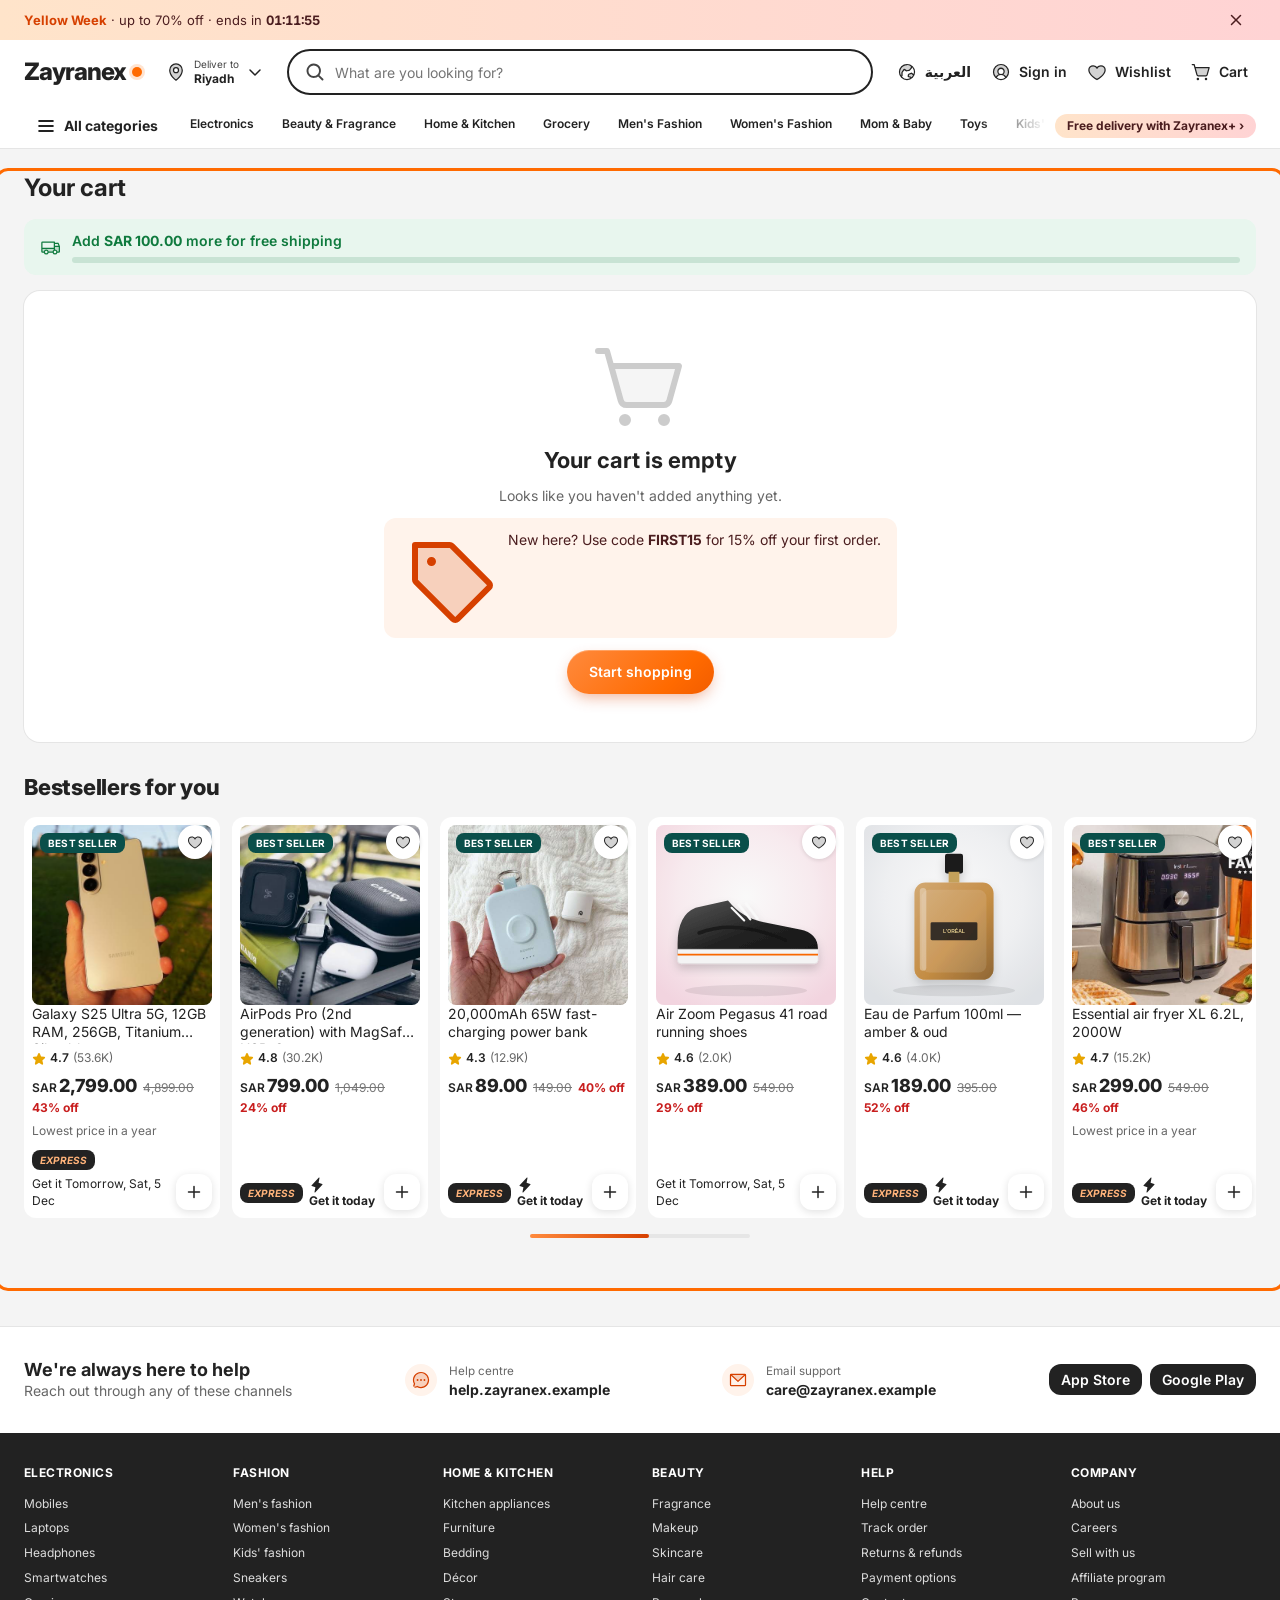
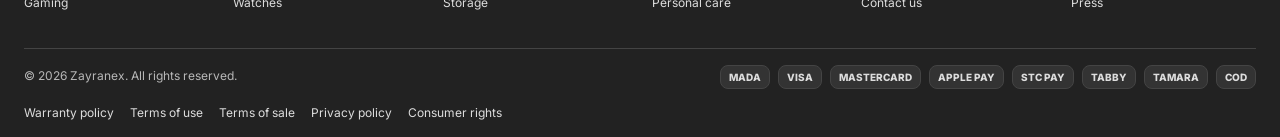
<file: checkout.html>
<!DOCTYPE html>
<html lang="en" dir="ltr">
<head>
<meta charset="utf-8">
<meta name="viewport" content="width=device-width, initial-scale=1">
<meta name="theme-color" content="#ff6a00">
<title>Checkout | Zayranex</title>
<meta name="description" content="Secure checkout.">
<link rel="preconnect" href="https://fonts.googleapis.com">
<link rel="preconnect" href="https://fonts.gstatic.com" crossorigin>
<link href="https://fonts.googleapis.com/css2?family=Inter:wght@400;500;600;700;800&display=swap" rel="stylesheet">
<link rel="stylesheet" href="css/styles.css">
<link rel="icon" href="favicon.svg" type="image/svg+xml">
<link rel="icon" href="img/favicon-32.png" type="image/png" sizes="32x32">
<link rel="apple-touch-icon" href="img/apple-touch-icon.png">
</head>
<body data-page="checkout">
<a class="skip-link" href="#main">Skip to content</a>
<svg xmlns="http://www.w3.org/2000/svg" style="display:none" aria-hidden="true">
<symbol id="i-search" viewBox="0 0 256 256" fill="currentColor"><path d="M232.49,215.51,185,168a92.12,92.12,0,1,0-17,17l47.53,47.54a12,12,0,0,0,17-17ZM44,112a68,68,0,1,1,68,68A68.07,68.07,0,0,1,44,112Z"/></symbol>
<symbol id="i-x" viewBox="0 0 256 256" fill="currentColor"><path d="M208.49,191.51a12,12,0,0,1-17,17L128,145,64.49,208.49a12,12,0,0,1-17-17L111,128,47.51,64.49a12,12,0,0,1,17-17L128,111l63.51-63.52a12,12,0,0,1,17,17L145,128Z"/></symbol>
<symbol id="i-cart" viewBox="0 0 256 256" fill="currentColor"><path d="M232,72l-25.63,92.28A16,16,0,0,1,191,176H92.16a16,16,0,0,1-15.41-11.72L51.11,72Z" opacity="0.2"/><path d="M104,216a16,16,0,1,1-16-16A16,16,0,0,1,104,216Zm88-16a16,16,0,1,0,16,16A16,16,0,0,0,192,200ZM239.71,74.14l-25.64,92.28A24.06,24.06,0,0,1,191,184H92.16A24.06,24.06,0,0,1,69,166.42L33.92,40H16a8,8,0,0,1,0-16H40a8,8,0,0,1,7.71,5.86L57.19,64H232a8,8,0,0,1,7.71,10.14ZM221.47,80H61.64l22.81,82.14A8,8,0,0,0,92.16,168H191a8,8,0,0,0,7.71-5.86Z"/></symbol>
<symbol id="i-heart" viewBox="0 0 256 256" fill="currentColor"><path d="M232,102c0,66-104,122-104,122S24,168,24,102A54,54,0,0,1,78,48c22.59,0,41.94,12.31,50,32,8.06-19.69,27.41-32,50-32A54,54,0,0,1,232,102Z" opacity="0.2"/><path d="M178,40c-20.65,0-38.73,8.88-50,23.89C116.73,48.88,98.65,40,78,40a62.07,62.07,0,0,0-62,62c0,70,103.79,126.66,108.21,129a8,8,0,0,0,7.58,0C136.21,228.66,240,172,240,102A62.07,62.07,0,0,0,178,40ZM128,214.8C109.74,204.16,32,155.69,32,102A46.06,46.06,0,0,1,78,56c19.45,0,35.78,10.36,42.6,27a8,8,0,0,0,14.8,0c6.82-16.67,23.15-27,42.6-27a46.06,46.06,0,0,1,46,46C224,155.61,146.24,204.15,128,214.8Z"/></symbol>
<symbol id="i-user" viewBox="0 0 256 256" fill="currentColor"><path d="M224,128a95.76,95.76,0,0,1-31.8,71.37A72,72,0,0,0,128,160a40,40,0,1,0-40-40,40,40,0,0,0,40,40,72,72,0,0,0-64.2,39.37h0A96,96,0,1,1,224,128Z" opacity="0.2"/><path d="M128,24A104,104,0,1,0,232,128,104.11,104.11,0,0,0,128,24ZM74.08,197.5a64,64,0,0,1,107.84,0,87.83,87.83,0,0,1-107.84,0ZM96,120a32,32,0,1,1,32,32A32,32,0,0,1,96,120Zm97.76,66.41a79.66,79.66,0,0,0-36.06-28.75,48,48,0,1,0-59.4,0,79.66,79.66,0,0,0-36.06,28.75,88,88,0,1,1,131.52,0Z"/></symbol>
<symbol id="i-box" viewBox="0 0 256 256" fill="currentColor"><path d="M128,129.09V232a8,8,0,0,1-3.84-1l-88-48.18a8,8,0,0,1-4.16-7V80.18a8,8,0,0,1,.7-3.25Z" opacity="0.2"/><path d="M223.68,66.15,135.68,18a15.88,15.88,0,0,0-15.36,0l-88,48.17a16,16,0,0,0-8.32,14v95.64a16,16,0,0,0,8.32,14l88,48.17a15.88,15.88,0,0,0,15.36,0l88-48.17a16,16,0,0,0,8.32-14V80.18A16,16,0,0,0,223.68,66.15ZM128,32l80.34,44-29.77,16.3-80.35-44ZM128,120,47.66,76l33.9-18.56,80.34,44ZM40,90l80,43.78v85.79L40,175.82Zm176,85.78h0l-80,43.79V133.82l32-17.51V152a8,8,0,0,0,16,0V107.55L216,90v85.77Z"/></symbol>
<symbol id="i-pin" viewBox="0 0 256 256" fill="currentColor"><path d="M128,24a80,80,0,0,0-80,80c0,72,80,128,80,128s80-56,80-128A80,80,0,0,0,128,24Zm0,112a32,32,0,1,1,32-32A32,32,0,0,1,128,136Z" opacity="0.2"/><path d="M128,64a40,40,0,1,0,40,40A40,40,0,0,0,128,64Zm0,64a24,24,0,1,1,24-24A24,24,0,0,1,128,128Zm0-112a88.1,88.1,0,0,0-88,88c0,31.4,14.51,64.68,42,96.25a254.19,254.19,0,0,0,41.45,38.3,8,8,0,0,0,9.18,0A254.19,254.19,0,0,0,174,200.25c27.45-31.57,42-64.85,42-96.25A88.1,88.1,0,0,0,128,16Zm0,206c-16.53-13-72-60.75-72-118a72,72,0,0,1,144,0C200,161.23,144.53,209,128,222Z"/></symbol>
<symbol id="i-globe" viewBox="0 0 256 256" fill="currentColor"><path d="M215,168.71a96.42,96.42,0,0,1-30.54,37l-9.36-9.37a8,8,0,0,0-3.63-2.09L150,188.59a8,8,0,0,1-5.88-8.9l2.38-16.2a8,8,0,0,1,4.84-6.22l30.46-12.66a8,8,0,0,1,8.47,1.49ZM159.89,105,182.06,79.2A8,8,0,0,0,184,74V50A96,96,0,0,0,50.49,184.65l9.92-6.52A8,8,0,0,0,64,171.49l.21-36.23a8.06,8.06,0,0,1,1.35-4.41l20.94-31.3a8,8,0,0,1,11.34-2l19.81,13a8.06,8.06,0,0,0,5.77,1.45l31.46-4.26A8,8,0,0,0,159.89,105Z" opacity="0.2"/><path d="M128,24A104,104,0,1,0,232,128,104.11,104.11,0,0,0,128,24Zm0,16a87.5,87.5,0,0,1,48,14.28V74L153.83,99.74,122.36,104l-.31-.22L102.38,90.92A16,16,0,0,0,79.87,95.1L58.93,126.4a16,16,0,0,0-2.7,8.81L56,171.44l-3.27,2.15A88,88,0,0,1,128,40ZM62.29,186.47l2.52-1.65A16,16,0,0,0,72,171.53l.21-36.23L93.17,104a3.62,3.62,0,0,0,.32.22l19.67,12.87a15.94,15.94,0,0,0,11.35,2.77L156,115.59a16,16,0,0,0,10-5.41l22.17-25.76A16,16,0,0,0,192,74V67.67A87.87,87.87,0,0,1,211.77,155l-16.14-14.76a16,16,0,0,0-16.93-3l-30.46,12.65a16.08,16.08,0,0,0-9.68,12.45l-2.39,16.19a16,16,0,0,0,11.77,17.81L169.4,202l2.36,2.37A87.88,87.88,0,0,1,62.29,186.47ZM185,195l-4.3-4.31a16,16,0,0,0-7.26-4.18L152,180.85l2.39-16.19L184.84,152,205,170.48A88.43,88.43,0,0,1,185,195Z"/></symbol>
<symbol id="i-chevron-down" viewBox="0 0 256 256" fill="currentColor"><path d="M216.49,104.49l-80,80a12,12,0,0,1-17,0l-80-80a12,12,0,0,1,17-17L128,159l71.51-71.52a12,12,0,0,1,17,17Z"/></symbol>
<symbol id="i-chevron-right" viewBox="0 0 256 256" fill="currentColor"><path d="M184.49,136.49l-80,80a12,12,0,0,1-17-17L159,128,87.51,56.49a12,12,0,1,1,17-17l80,80A12,12,0,0,1,184.49,136.49Z"/></symbol>
<symbol id="i-chevron-left" viewBox="0 0 256 256" fill="currentColor"><path d="M168.49,199.51a12,12,0,0,1-17,17l-80-80a12,12,0,0,1,0-17l80-80a12,12,0,0,1,17,17L97,128Z"/></symbol>
<symbol id="i-star" viewBox="0 0 256 256" fill="currentColor"><path d="M234.29,114.85l-45,38.83L203,211.75a16.4,16.4,0,0,1-24.5,17.82L128,198.49,77.47,229.57A16.4,16.4,0,0,1,53,211.75l13.76-58.07-45-38.83A16.46,16.46,0,0,1,31.08,86l59-4.76,22.76-55.08a16.36,16.36,0,0,1,30.27,0l22.75,55.08,59,4.76a16.46,16.46,0,0,1,9.37,28.86Z"/></symbol>
<symbol id="i-plus" viewBox="0 0 256 256" fill="currentColor"><path d="M228,128a12,12,0,0,1-12,12H140v76a12,12,0,0,1-24,0V140H40a12,12,0,0,1,0-24h76V40a12,12,0,0,1,24,0v76h76A12,12,0,0,1,228,128Z"/></symbol>
<symbol id="i-minus" viewBox="0 0 256 256" fill="currentColor"><path d="M228,128a12,12,0,0,1-12,12H40a12,12,0,0,1,0-24H216A12,12,0,0,1,228,128Z"/></symbol>
<symbol id="i-truck" viewBox="0 0 256 256" fill="currentColor"><path d="M248,120v64a8,8,0,0,1-8,8H216a24,24,0,0,0-48,0H104a24,24,0,0,0-48,0H32a8,8,0,0,1-8-8V144H184V120Z" opacity="0.2"/><path d="M255.42,117l-14-35A15.93,15.93,0,0,0,226.58,72H192V64a8,8,0,0,0-8-8H32A16,16,0,0,0,16,72V184a16,16,0,0,0,16,16H49a32,32,0,0,0,62,0h50a32,32,0,0,0,62,0h17a16,16,0,0,0,16-16V120A7.94,7.94,0,0,0,255.42,117ZM192,88h34.58l9.6,24H192ZM32,72H176v64H32ZM80,208a16,16,0,1,1,16-16A16,16,0,0,1,80,208Zm81-24H111a32,32,0,0,0-62,0H32V152H176v12.31A32.11,32.11,0,0,0,161,184Zm31,24a16,16,0,1,1,16-16A16,16,0,0,1,192,208Zm48-24H223a32.06,32.06,0,0,0-31-24V128h48Z"/></symbol>
<symbol id="i-shield" viewBox="0 0 256 256" fill="currentColor"><path d="M216,56v56c0,96-88,120-88,120S40,208,40,112V56a8,8,0,0,1,8-8H208A8,8,0,0,1,216,56Z" opacity="0.2"/><path d="M208,40H48A16,16,0,0,0,32,56v56c0,52.72,25.52,84.67,46.93,102.19,23.06,18.86,46,25.26,47,25.53a8,8,0,0,0,4.2,0c1-.27,23.91-6.67,47-25.53C198.48,196.67,224,164.72,224,112V56A16,16,0,0,0,208,40Zm0,72c0,37.07-13.66,67.16-40.6,89.42A129.3,129.3,0,0,1,128,223.62a128.25,128.25,0,0,1-38.92-21.81C61.82,179.51,48,149.3,48,112l0-56,160,0ZM82.34,141.66a8,8,0,0,1,11.32-11.32L112,148.69l50.34-50.35a8,8,0,0,1,11.32,11.32l-56,56a8,8,0,0,1-11.32,0Z"/></symbol>
<symbol id="i-return" viewBox="0 0 256 256" fill="currentColor"><path d="M80,40v96L32,88Z" opacity="0.2"/><path d="M168,80H88V40a8,8,0,0,0-13.66-5.66l-48,48a8,8,0,0,0,0,11.32l48,48A8,8,0,0,0,88,136V96h80a48,48,0,0,1,0,96H80a8,8,0,0,0,0,16h88a64,64,0,0,0,0-128ZM72,116.69,43.31,88,72,59.31Z"/></symbol>
<symbol id="i-lock" viewBox="0 0 256 256" fill="currentColor"><path d="M216,96V208a8,8,0,0,1-8,8H48a8,8,0,0,1-8-8V96a8,8,0,0,1,8-8H208A8,8,0,0,1,216,96Z" opacity="0.2"/><path d="M208,80H176V56a48,48,0,0,0-96,0V80H48A16,16,0,0,0,32,96V208a16,16,0,0,0,16,16H208a16,16,0,0,0,16-16V96A16,16,0,0,0,208,80ZM96,56a32,32,0,0,1,64,0V80H96ZM208,208H48V96H208V208Z"/></symbol>
<symbol id="i-check" viewBox="0 0 256 256" fill="currentColor"><path d="M232.49,80.49l-128,128a12,12,0,0,1-17,0l-56-56a12,12,0,1,1,17-17L96,183,215.51,63.51a12,12,0,0,1,17,17Z"/></symbol>
<symbol id="i-filter" viewBox="0 0 256 256" fill="currentColor"><path d="M128,80a24,24,0,1,1-24-24A24,24,0,0,1,128,80Zm40,72a24,24,0,1,0,24,24A24,24,0,0,0,168,152Z" opacity="0.2"/><path d="M40,88H73a32,32,0,0,0,62,0h81a8,8,0,0,0,0-16H135a32,32,0,0,0-62,0H40a8,8,0,0,0,0,16Zm64-24A16,16,0,1,1,88,80,16,16,0,0,1,104,64ZM216,168H199a32,32,0,0,0-62,0H40a8,8,0,0,0,0,16h97a32,32,0,0,0,62,0h17a8,8,0,0,0,0-16Zm-48,24a16,16,0,1,1,16-16A16,16,0,0,1,168,192Z"/></symbol>
<symbol id="i-home" viewBox="0 0 256 256" fill="currentColor"><path d="M216,120v96H152V152H104v64H40V120a8,8,0,0,1,2.34-5.66l80-80a8,8,0,0,1,11.32,0l80,80A8,8,0,0,1,216,120Z" opacity="0.2"/><path d="M219.31,108.68l-80-80a16,16,0,0,0-22.62,0l-80,80A15.87,15.87,0,0,0,32,120v96a8,8,0,0,0,8,8h64a8,8,0,0,0,8-8V160h32v56a8,8,0,0,0,8,8h64a8,8,0,0,0,8-8V120A15.87,15.87,0,0,0,219.31,108.68ZM208,208H160V152a8,8,0,0,0-8-8H104a8,8,0,0,0-8,8v56H48V120l80-80,80,80Z"/></symbol>
<symbol id="i-grid" viewBox="0 0 256 256" fill="currentColor"><path d="M112,56v48a8,8,0,0,1-8,8H56a8,8,0,0,1-8-8V56a8,8,0,0,1,8-8h48A8,8,0,0,1,112,56Zm88-8H152a8,8,0,0,0-8,8v48a8,8,0,0,0,8,8h48a8,8,0,0,0,8-8V56A8,8,0,0,0,200,48Zm-96,96H56a8,8,0,0,0-8,8v48a8,8,0,0,0,8,8h48a8,8,0,0,0,8-8V152A8,8,0,0,0,104,144Zm96,0H152a8,8,0,0,0-8,8v48a8,8,0,0,0,8,8h48a8,8,0,0,0,8-8V152A8,8,0,0,0,200,144Z" opacity="0.2"/><path d="M200,136H152a16,16,0,0,0-16,16v48a16,16,0,0,0,16,16h48a16,16,0,0,0,16-16V152A16,16,0,0,0,200,136Zm0,64H152V152h48v48ZM104,40H56A16,16,0,0,0,40,56v48a16,16,0,0,0,16,16h48a16,16,0,0,0,16-16V56A16,16,0,0,0,104,40Zm0,64H56V56h48v48Zm96-64H152a16,16,0,0,0-16,16v48a16,16,0,0,0,16,16h48a16,16,0,0,0,16-16V56A16,16,0,0,0,200,40Zm0,64H152V56h48v48Zm-96,32H56a16,16,0,0,0-16,16v48a16,16,0,0,0,16,16h48a16,16,0,0,0,16-16V152A16,16,0,0,0,104,136Zm0,64H56V152h48v48Z"/></symbol>
<symbol id="i-pause" viewBox="0 0 256 256" fill="currentColor"><path d="M216,48V208a16,16,0,0,1-16,16H160a16,16,0,0,1-16-16V48a16,16,0,0,1,16-16h40A16,16,0,0,1,216,48ZM96,32H56A16,16,0,0,0,40,48V208a16,16,0,0,0,16,16H96a16,16,0,0,0,16-16V48A16,16,0,0,0,96,32Z"/></symbol>
<symbol id="i-play" viewBox="0 0 256 256" fill="currentColor"><path d="M240,128a15.74,15.74,0,0,1-7.6,13.51L88.32,229.65a16,16,0,0,1-16.2.3A15.86,15.86,0,0,1,64,216.13V39.87a15.86,15.86,0,0,1,8.12-13.82,16,16,0,0,1,16.2.3L232.4,114.49A15.74,15.74,0,0,1,240,128Z"/></symbol>
<symbol id="i-phone" viewBox="0 0 256 256" fill="currentColor"><path d="M223.94,174.08A48.33,48.33,0,0,1,176,216,136,136,0,0,1,40,80,48.33,48.33,0,0,1,81.92,32.06a8,8,0,0,1,8.3,4.8l21.13,47.2a8,8,0,0,1-.66,7.53L89.32,117a7.93,7.93,0,0,0-.54,7.81c8.27,16.93,25.77,34.22,42.75,42.41a7.92,7.92,0,0,0,7.83-.59l25-21.3a8,8,0,0,1,7.59-.69l47.16,21.13A8,8,0,0,1,223.94,174.08Z" opacity="0.2"/><path d="M222.37,158.46l-47.11-21.11-.13-.06a16,16,0,0,0-15.17,1.4,8.12,8.12,0,0,0-.75.56L134.87,160c-15.42-7.49-31.34-23.29-38.83-38.51l20.78-24.71c.2-.25.39-.5.57-.77a16,16,0,0,0,1.32-15.06l0-.12L97.54,33.64a16,16,0,0,0-16.62-9.52A56.26,56.26,0,0,0,32,80c0,79.4,64.6,144,144,144a56.26,56.26,0,0,0,55.88-48.92A16,16,0,0,0,222.37,158.46ZM176,208A128.14,128.14,0,0,1,48,80,40.2,40.2,0,0,1,82.87,40a.61.61,0,0,0,0,.12l21,47L83.2,111.86a6.13,6.13,0,0,0-.57.77,16,16,0,0,0-1,15.7c9.06,18.53,27.73,37.06,46.46,46.11a16,16,0,0,0,15.75-1.14,8.44,8.44,0,0,0,.74-.56L168.89,152l47,21.05h0s.08,0,.11,0A40.21,40.21,0,0,1,176,208Z"/></symbol>
<symbol id="i-mail" viewBox="0 0 256 256" fill="currentColor"><path d="M224,56l-96,88L32,56Z" opacity="0.2"/><path d="M224,48H32a8,8,0,0,0-8,8V192a16,16,0,0,0,16,16H216a16,16,0,0,0,16-16V56A8,8,0,0,0,224,48ZM203.43,64,128,133.15,52.57,64ZM216,192H40V74.19l82.59,75.71a8,8,0,0,0,10.82,0L216,74.19V192Z"/></symbol>
<symbol id="i-chat" viewBox="0 0 256 256" fill="currentColor"><path d="M224,128A96,96,0,0,1,79.93,211.11h0L42.54,223.58a8,8,0,0,1-10.12-10.12l12.47-37.39h0A96,96,0,1,1,224,128Z" opacity="0.2"/><path d="M128,24A104,104,0,0,0,36.18,176.88L24.83,210.93a16,16,0,0,0,20.24,20.24l34.05-11.35A104,104,0,1,0,128,24Zm0,192a87.87,87.87,0,0,1-44.06-11.81,8,8,0,0,0-4-1.08,7.85,7.85,0,0,0-2.53.42L40,216,52.47,178.6a8,8,0,0,0-.66-6.54A88,88,0,1,1,128,216Zm12-88a12,12,0,1,1-12-12A12,12,0,0,1,140,128Zm-44,0a12,12,0,1,1-12-12A12,12,0,0,1,96,128Zm88,0a12,12,0,1,1-12-12A12,12,0,0,1,184,128Z"/></symbol>
<symbol id="i-bolt" viewBox="0 0 256 256" fill="currentColor"><path d="M213.85,125.46l-112,120a8,8,0,0,1-13.69-7l14.66-73.33L45.19,143.49a8,8,0,0,1-3-13l112-120a8,8,0,0,1,13.69,7L153.18,90.9l57.63,21.61a8,8,0,0,1,3,12.95Z"/></symbol>
<symbol id="i-tag" viewBox="0 0 256 256" fill="currentColor"><path d="M237.66,153,153,237.66a8,8,0,0,1-11.31,0L42.34,138.34A8,8,0,0,1,40,132.69V40h92.69a8,8,0,0,1,5.65,2.34l99.32,99.32A8,8,0,0,1,237.66,153Z" opacity="0.2"/><path d="M243.31,136,144,36.69A15.86,15.86,0,0,0,132.69,32H40a8,8,0,0,0-8,8v92.69A15.86,15.86,0,0,0,36.69,144L136,243.31a16,16,0,0,0,22.63,0l84.68-84.68a16,16,0,0,0,0-22.63Zm-96,96L48,132.69V48h84.69L232,147.31ZM96,84A12,12,0,1,1,84,72,12,12,0,0,1,96,84Z"/></symbol>
<symbol id="i-trash" viewBox="0 0 256 256" fill="currentColor"><path d="M200,56V208a8,8,0,0,1-8,8H64a8,8,0,0,1-8-8V56Z" opacity="0.2"/><path d="M216,48H176V40a24,24,0,0,0-24-24H104A24,24,0,0,0,80,40v8H40a8,8,0,0,0,0,16h8V208a16,16,0,0,0,16,16H192a16,16,0,0,0,16-16V64h8a8,8,0,0,0,0-16ZM96,40a8,8,0,0,1,8-8h48a8,8,0,0,1,8,8v8H96Zm96,168H64V64H192ZM112,104v64a8,8,0,0,1-16,0V104a8,8,0,0,1,16,0Zm48,0v64a8,8,0,0,1-16,0V104a8,8,0,0,1,16,0Z"/></symbol>
<symbol id="i-sparkle" viewBox="0 0 256 256" fill="currentColor"><path d="M194.82,151.43l-55.09,20.3-20.3,55.09a7.92,7.92,0,0,1-14.86,0l-20.3-55.09-55.09-20.3a7.92,7.92,0,0,1,0-14.86l55.09-20.3,20.3-55.09a7.92,7.92,0,0,1,14.86,0l20.3,55.09,55.09,20.3A7.92,7.92,0,0,1,194.82,151.43Z" opacity="0.2"/><path d="M197.58,129.06,146,110l-19-51.62a15.92,15.92,0,0,0-29.88,0L78,110l-51.62,19a15.92,15.92,0,0,0,0,29.88L78,178l19,51.62a15.92,15.92,0,0,0,29.88,0L146,178l51.62-19a15.92,15.92,0,0,0,0-29.88ZM137,164.22a8,8,0,0,0-4.74,4.74L112,223.85,91.78,169A8,8,0,0,0,87,164.22L32.15,144,87,123.78A8,8,0,0,0,91.78,119L112,64.15,132.22,119a8,8,0,0,0,4.74,4.74L191.85,144ZM144,40a8,8,0,0,1,8-8h16V16a8,8,0,0,1,16,0V32h16a8,8,0,0,1,0,16H184V64a8,8,0,0,1-16,0V48H152A8,8,0,0,1,144,40ZM248,88a8,8,0,0,1-8,8h-8v8a8,8,0,0,1-16,0V96h-8a8,8,0,0,1,0-16h8V72a8,8,0,0,1,16,0v8h8A8,8,0,0,1,248,88Z"/></symbol>
<symbol id="i-arrow-up" viewBox="0 0 256 256" fill="currentColor"><path d="M208.49,120.49a12,12,0,0,1-17,0L140,69V216a12,12,0,0,1-24,0V69L64.49,120.49a12,12,0,0,1-17-17l72-72a12,12,0,0,1,17,0l72,72A12,12,0,0,1,208.49,120.49Z"/></symbol>
<symbol id="i-store" viewBox="0 0 256 256" fill="currentColor"><path d="M224,96v16a32,32,0,0,1-64,0V96H96v16a32,32,0,0,1-64,0V96L46.34,45.8A8,8,0,0,1,54,40H202a8,8,0,0,1,7.69,5.8Z" opacity="0.2"/><path d="M231.69,93.81,217.35,43.6A16.07,16.07,0,0,0,202,32H54A16.07,16.07,0,0,0,38.65,43.6L24.31,93.81A7.94,7.94,0,0,0,24,96v16a40,40,0,0,0,16,32v72a8,8,0,0,0,8,8H208a8,8,0,0,0,8-8V144a40,40,0,0,0,16-32V96A7.94,7.94,0,0,0,231.69,93.81ZM54,48H202l11.42,40H42.61Zm98,56v8a24,24,0,0,1-48,0v-8ZM51.06,132.2A24,24,0,0,1,40,112v-8H88v8a24,24,0,0,1-35.12,21.26A7.88,7.88,0,0,0,51.06,132.2ZM200,208H56V151.2a40.57,40.57,0,0,0,8,.8,40,40,0,0,0,32-16,40,40,0,0,0,64,0,40,40,0,0,0,32,16,40.57,40.57,0,0,0,8-.8Zm16-96a24,24,0,0,1-11.07,20.2,8.08,8.08,0,0,0-1.8,1.05A24,24,0,0,1,168,112v-8h48Z"/></symbol>
<symbol id="i-card" viewBox="0 0 256 256" fill="currentColor"><path d="M232,96v96a8,8,0,0,1-8,8H32a8,8,0,0,1-8-8V96Z" opacity="0.2"/><path d="M224,48H32A16,16,0,0,0,16,64V192a16,16,0,0,0,16,16H224a16,16,0,0,0,16-16V64A16,16,0,0,0,224,48Zm0,16V88H32V64Zm0,128H32V104H224v88Zm-16-24a8,8,0,0,1-8,8H168a8,8,0,0,1,0-16h32A8,8,0,0,1,208,168Zm-64,0a8,8,0,0,1-8,8H120a8,8,0,0,1,0-16h16A8,8,0,0,1,144,168Z"/></symbol>
<symbol id="i-wallet" viewBox="0 0 256 256" fill="currentColor"><path d="M224,80V192a8,8,0,0,1-8,8H56a16,16,0,0,1-16-16V56A16,16,0,0,0,56,72H216A8,8,0,0,1,224,80Z" opacity="0.2"/><path d="M216,64H56a8,8,0,0,1,0-16H192a8,8,0,0,0,0-16H56A24,24,0,0,0,32,56V184a24,24,0,0,0,24,24H216a16,16,0,0,0,16-16V80A16,16,0,0,0,216,64Zm0,128H56a8,8,0,0,1-8-8V78.63A23.84,23.84,0,0,0,56,80H216Zm-48-60a12,12,0,1,1,12,12A12,12,0,0,1,168,132Z"/></symbol>
<symbol id="i-info" viewBox="0 0 256 256" fill="currentColor"><path d="M224,128a96,96,0,1,1-96-96A96,96,0,0,1,224,128Z" opacity="0.2"/><path d="M144,176a8,8,0,0,1-8,8,16,16,0,0,1-16-16V128a8,8,0,0,1,0-16,16,16,0,0,1,16,16v40A8,8,0,0,1,144,176Zm88-48A104,104,0,1,1,128,24,104.11,104.11,0,0,1,232,128Zm-16,0a88,88,0,1,0-88,88A88.1,88.1,0,0,0,216,128ZM124,96a12,12,0,1,0-12-12A12,12,0,0,0,124,96Z"/></symbol>
<symbol id="i-clock" viewBox="0 0 256 256" fill="currentColor"><path d="M224,128a96,96,0,1,1-96-96A96,96,0,0,1,224,128Z" opacity="0.2"/><path d="M128,24A104,104,0,1,0,232,128,104.11,104.11,0,0,0,128,24Zm0,192a88,88,0,1,1,88-88A88.1,88.1,0,0,1,128,216Zm64-88a8,8,0,0,1-8,8H128a8,8,0,0,1-8-8V72a8,8,0,0,1,16,0v48h48A8,8,0,0,1,192,128Z"/></symbol>
<symbol id="i-menu" viewBox="0 0 256 256" fill="currentColor"><path d="M228,128a12,12,0,0,1-12,12H40a12,12,0,0,1,0-24H216A12,12,0,0,1,228,128ZM40,76H216a12,12,0,0,0,0-24H40a12,12,0,0,0,0,24ZM216,180H40a12,12,0,0,0,0,24H216a12,12,0,0,0,0-24Z"/></symbol>
<symbol id="i-logout" viewBox="0 0 256 256" fill="currentColor"><path d="M224,56V200a16,16,0,0,1-16,16H48V40H208A16,16,0,0,1,224,56Z" opacity="0.2"/><path d="M120,216a8,8,0,0,1-8,8H48a8,8,0,0,1-8-8V40a8,8,0,0,1,8-8h64a8,8,0,0,1,0,16H56V208h56A8,8,0,0,1,120,216Zm109.66-93.66-40-40a8,8,0,0,0-11.32,11.32L204.69,120H112a8,8,0,0,0,0,16h92.69l-26.35,26.34a8,8,0,0,0,11.32,11.32l40-40A8,8,0,0,0,229.66,122.34Z"/></symbol>
<symbol id="i-gift" viewBox="0 0 256 256" fill="currentColor"><path d="M208,128v72a8,8,0,0,1-8,8H56a8,8,0,0,1-8-8V128Z" opacity="0.2"/><path d="M216,72H180.92c.39-.33.79-.65,1.17-1A29.53,29.53,0,0,0,192,49.57,32.62,32.62,0,0,0,158.44,16,29.53,29.53,0,0,0,137,25.91a54.94,54.94,0,0,0-9,14.48,54.94,54.94,0,0,0-9-14.48A29.53,29.53,0,0,0,97.56,16,32.62,32.62,0,0,0,64,49.57,29.53,29.53,0,0,0,73.91,71c.38.33.78.65,1.17,1H40A16,16,0,0,0,24,88v32a16,16,0,0,0,16,16v64a16,16,0,0,0,16,16H200a16,16,0,0,0,16-16V136a16,16,0,0,0,16-16V88A16,16,0,0,0,216,72ZM149,36.51a13.69,13.69,0,0,1,10-4.5h.49A16.62,16.62,0,0,1,176,49.08a13.69,13.69,0,0,1-4.5,10c-9.49,8.4-25.24,11.36-35,12.4C137.7,60.89,141,45.5,149,36.51Zm-64.09.36A16.63,16.63,0,0,1,96.59,32h.49a13.69,13.69,0,0,1,10,4.5c8.39,9.48,11.35,25.2,12.39,34.92-9.72-1-25.44-4-34.92-12.39a13.69,13.69,0,0,1-4.5-10A16.6,16.6,0,0,1,84.87,36.87ZM40,88h80v32H40Zm16,48h64v64H56Zm144,64H136V136h64Zm16-80H136V88h80v32Z"/></symbol>
<symbol id="i-p-phone" viewBox="0 0 256 256" fill="currentColor"><path d="M192,56V200H64V56Z" opacity="0.2"/><path d="M176,16H80A24,24,0,0,0,56,40V216a24,24,0,0,0,24,24h96a24,24,0,0,0,24-24V40A24,24,0,0,0,176,16ZM72,64H184V192H72Zm8-32h96a8,8,0,0,1,8,8v8H72V40A8,8,0,0,1,80,32Zm96,192H80a8,8,0,0,1-8-8v-8H184v8A8,8,0,0,1,176,224Z"/></symbol>
<symbol id="i-p-laptop" viewBox="0 0 256 256" fill="currentColor"><path d="M216,72V176H40V72A16,16,0,0,1,56,56H200A16,16,0,0,1,216,72Z" opacity="0.2"/><path d="M232,168h-8V72a24,24,0,0,0-24-24H56A24,24,0,0,0,32,72v96H24a8,8,0,0,0-8,8v16a24,24,0,0,0,24,24H216a24,24,0,0,0,24-24V176A8,8,0,0,0,232,168ZM48,72a8,8,0,0,1,8-8H200a8,8,0,0,1,8,8v96H48ZM224,192a8,8,0,0,1-8,8H40a8,8,0,0,1-8-8v-8H224ZM152,88a8,8,0,0,1-8,8H112a8,8,0,0,1,0-16h32A8,8,0,0,1,152,88Z"/></symbol>
<symbol id="i-p-headphones" viewBox="0 0 256 256" fill="currentColor"><path d="M80,144v40a16,16,0,0,1-16,16H48a16,16,0,0,1-16-16V128H64A16,16,0,0,1,80,144Zm112-16a16,16,0,0,0-16,16v40a16,16,0,0,0,16,16h16a16,16,0,0,0,16-16V128Z" opacity="0.2"/><path d="M201.89,54.66A104.08,104.08,0,0,0,24,128v56a24,24,0,0,0,24,24H64a24,24,0,0,0,24-24V144a24,24,0,0,0-24-24H40.36A88,88,0,0,1,128,40h.67a87.71,87.71,0,0,1,87,80H192a24,24,0,0,0-24,24v40a24,24,0,0,0,24,24h16a24,24,0,0,0,24-24V128A103.41,103.41,0,0,0,201.89,54.66ZM64,136a8,8,0,0,1,8,8v40a8,8,0,0,1-8,8H48a8,8,0,0,1-8-8V136Zm152,48a8,8,0,0,1-8,8H192a8,8,0,0,1-8-8V144a8,8,0,0,1,8-8h24Z"/></symbol>
<symbol id="i-p-watch" viewBox="0 0 256 256" fill="currentColor"><path d="M200,128a72,72,0,1,1-72-72A72,72,0,0,1,200,128Z" opacity="0.2"/><path d="M208,128a79.94,79.94,0,0,0-32.7-64.47l-6.24-34.38A16,16,0,0,0,153.32,16H102.68A16,16,0,0,0,86.94,29.15L80.7,63.53a79.9,79.9,0,0,0,0,128.94l6.24,34.38A16,16,0,0,0,102.68,240h50.64a16,16,0,0,0,15.74-13.15l6.24-34.38A79.94,79.94,0,0,0,208,128ZM102.68,32h50.64l3.91,21.55a79.75,79.75,0,0,0-58.46,0ZM64,128a64,64,0,1,1,64,64A64.07,64.07,0,0,1,64,128Zm89.32,96H102.68l-3.91-21.55a79.75,79.75,0,0,0,58.46,0ZM120,128V88a8,8,0,0,1,16,0v32h32a8,8,0,0,1,0,16H128A8,8,0,0,1,120,128Z"/></symbol>
<symbol id="i-p-shirt" viewBox="0 0 256 256" fill="currentColor"><path d="M247.11,78.77l-19.27,36.81a8.44,8.44,0,0,1-7.5,4.42H192V40l51.78,28.25A7.81,7.81,0,0,1,247.11,78.77Zm-238.22,0,19.27,36.81a8.44,8.44,0,0,0,7.5,4.42H64V40L12.22,68.25A7.81,7.81,0,0,0,8.89,78.77Z" opacity="0.2"/><path d="M247.59,61.22,195.83,33A8,8,0,0,0,192,32H160a8,8,0,0,0-8,8,24,24,0,0,1-48,0,8,8,0,0,0-8-8H64a8,8,0,0,0-3.84,1L8.41,61.22A15.76,15.76,0,0,0,1.82,82.48l19.27,36.81A16.37,16.37,0,0,0,35.67,128H56v80a16,16,0,0,0,16,16H184a16,16,0,0,0,16-16V128h20.34a16.37,16.37,0,0,0,14.58-8.71l19.27-36.81A15.76,15.76,0,0,0,247.59,61.22ZM35.67,112a.62.62,0,0,1-.41-.13L16.09,75.26,56,53.48V112ZM184,208H72V48h16.8a40,40,0,0,0,78.38,0H184Zm36.75-96.14a.55.55,0,0,1-.41.14H200V53.48l39.92,21.78Z"/></symbol>
<symbol id="i-p-shoe" viewBox="0 0 256 256" fill="currentColor"><path d="M248,167.06V168H32V75.54A8,8,0,0,1,37.27,68L113,40.48a8,8,0,0,1,10,4.27L146.27,99.1a32,32,0,0,0,19.12,17.36l60.73,20.25A32,32,0,0,1,248,167.06Z" opacity="0.2"/><path d="M228.65,129.11l-60.73-20.24a24,24,0,0,1-14.32-13L130.39,41.6s0-.07,0-.1A16,16,0,0,0,110.25,33L34.53,60.49A16.05,16.05,0,0,0,24,75.53V192a16,16,0,0,0,16,16H240a16,16,0,0,0,16-16V167.06A40,40,0,0,0,228.65,129.11ZM40,75.53,115.72,48l7.11,16.63-21.56,7.85A8,8,0,0,0,104,88a7.91,7.91,0,0,0,2.73-.49l22.4-8.14,4.74,11.07-16.6,6A8,8,0,0,0,120,112a7.91,7.91,0,0,0,2.73-.49l17.6-6.4a40.06,40.06,0,0,0,7.68,10l-14.74,5.36A8,8,0,0,0,136,136a8.14,8.14,0,0,0,2.73-.48l28-10.18,56.87,18.95A24,24,0,0,1,238.93,160H40ZM240,192H40V176H240Z"/></symbol>
<symbol id="i-p-bottle" viewBox="0 0 256 256" fill="currentColor"><path d="M208,144a80,80,0,0,1-160,0c0-72,80-128,80-128S208,72,208,144Z" opacity="0.2"/><path d="M174,47.75a254.19,254.19,0,0,0-41.45-38.3,8,8,0,0,0-9.18,0A254.19,254.19,0,0,0,82,47.75C54.51,79.32,40,112.6,40,144a88,88,0,0,0,176,0C216,112.6,201.49,79.32,174,47.75ZM128,216a72.08,72.08,0,0,1-72-72c0-57.23,55.47-105,72-118,16.53,13,72,60.75,72,118A72.08,72.08,0,0,1,128,216Zm55.89-62.66a57.6,57.6,0,0,1-46.56,46.55A8.75,8.75,0,0,1,136,200a8,8,0,0,1-1.32-15.89c16.57-2.79,30.63-16.85,33.44-33.45a8,8,0,0,1,15.78,2.68Z"/></symbol>
<symbol id="i-p-sofa" viewBox="0 0 256 256" fill="currentColor"><path d="M240,120v48a8,8,0,0,1-8,8H24a8,8,0,0,1-8-8V120a8,8,0,0,1,8-8V72a8,8,0,0,1,8-8H224a8,8,0,0,1,8,8v40A8,8,0,0,1,240,120Z" opacity="0.2"/><path d="M240,106.17V72a16,16,0,0,0-16-16H32A16,16,0,0,0,16,72v34.17A16,16,0,0,0,8,120v48a16,16,0,0,0,16,16h8v16a8,8,0,0,0,16,0V184H208v16a8,8,0,0,0,16,0V184h8a16,16,0,0,0,16-16V120A16,16,0,0,0,240,106.17ZM224,104h-8a16,16,0,0,0-16,16v16H136V72h88ZM120,72v64H56V120a16,16,0,0,0-16-16H32V72Zm112,96H24V120H40v24a8,8,0,0,0,8,8H208a8,8,0,0,0,8-8V120h16Z"/></symbol>
<symbol id="i-p-toy" viewBox="0 0 256 256" fill="currentColor"><path d="M204,168a28,28,0,0,0,12-2.69V208a8,8,0,0,1-8,8H64a8,8,0,0,1-8-8V165.31a28,28,0,1,1,0-50.62V72a8,8,0,0,1,8-8h46.69a28,28,0,1,1,50.61,0H208a8,8,0,0,1,8,8v42.69A28,28,0,1,0,204,168Z" opacity="0.2"/><path d="M220.27,158.54a8,8,0,0,0-7.7-.46,20,20,0,1,1,0-36.16A8,8,0,0,0,224,114.69V72a16,16,0,0,0-16-16H171.78a35.36,35.36,0,0,0,.22-4,36.15,36.15,0,0,0-11.36-26.25,36,36,0,0,0-60.55,23.63,36.56,36.56,0,0,0,.14,6.62H64A16,16,0,0,0,48,72v32.22a35.36,35.36,0,0,0-4-.22,36.12,36.12,0,0,0-26.24,11.36,35.7,35.7,0,0,0-9.69,27,36.08,36.08,0,0,0,33.31,33.6,36.56,36.56,0,0,0,6.62-.14V208a16,16,0,0,0,16,16H208a16,16,0,0,0,16-16V165.31A8,8,0,0,0,220.27,158.54ZM208,208H64V165.31a8,8,0,0,0-11.43-7.23,20,20,0,1,1,0-36.16A8,8,0,0,0,64,114.69V72h46.69a8,8,0,0,0,7.23-11.43,20,20,0,1,1,36.16,0A8,8,0,0,0,161.31,72H208v32.23a35.68,35.68,0,0,0-6.62-.14A36,36,0,0,0,204,176a35.36,35.36,0,0,0,4-.22Z"/></symbol>
<symbol id="i-p-book" viewBox="0 0 256 256" fill="currentColor"><path d="M232,56V200H160a32,32,0,0,0-32,32V88a32,32,0,0,1,32-32Z" opacity="0.2"/><path d="M232,48H160a40,40,0,0,0-32,16A40,40,0,0,0,96,48H24a8,8,0,0,0-8,8V200a8,8,0,0,0,8,8H96a24,24,0,0,1,24,24,8,8,0,0,0,16,0,24,24,0,0,1,24-24h72a8,8,0,0,0,8-8V56A8,8,0,0,0,232,48ZM96,192H32V64H96a24,24,0,0,1,24,24V200A39.81,39.81,0,0,0,96,192Zm128,0H160a39.81,39.81,0,0,0-24,8V88a24,24,0,0,1,24-24h64ZM160,88h40a8,8,0,0,1,0,16H160a8,8,0,0,1,0-16Zm48,40a8,8,0,0,1-8,8H160a8,8,0,0,1,0-16h40A8,8,0,0,1,208,128Zm0,32a8,8,0,0,1-8,8H160a8,8,0,0,1,0-16h40A8,8,0,0,1,208,160Z"/></symbol>
<symbol id="i-p-ball" viewBox="0 0 256 256" fill="currentColor"><path d="M65.17,108.08l-33,25.34c-.1-1.8-.15-3.6-.15-5.42A95.61,95.61,0,0,1,53.23,67.78ZM46.92,179.42a96.12,96.12,0,0,0,57,41.52l-14.7-41.52Zm105.21,41.52a96.12,96.12,0,0,0,57-41.52H166.83ZM202.77,67.78l-11.94,40.3,33,25.34c.1-1.8.15-3.6.15-5.42A95.61,95.61,0,0,0,202.77,67.78Zm-38.52-28.7a96.34,96.34,0,0,0-72.5,0L128,64ZM152.72,160,168,115.5,128,88,88,115.5,103.28,160Z" opacity="0.2"/><path d="M128,24A104,104,0,1,0,232,128,104.11,104.11,0,0,0,128,24Zm76.52,147.42H170.9l-9.26-12.76,12.63-36.78,15-4.89,26.24,20.13A87.38,87.38,0,0,1,204.52,171.42Zm-164-34.3L66.71,117l15,4.89,12.63,36.78L85.1,171.42H51.48A87.38,87.38,0,0,1,40.47,137.12Zm10-50.64,5.51,18.6L40.71,116.77A87.33,87.33,0,0,1,50.43,86.48ZM109,152,97.54,118.65,128,97.71l30.46,20.94L147,152Zm91.07-46.92,5.51-18.6a87.33,87.33,0,0,1,9.72,30.29Zm-6.2-35.38-9.51,32.08-15.07,4.89L136,83.79V68.21l29.09-20A88.58,88.58,0,0,1,193.86,69.7ZM146.07,41.87,128,54.29,109.93,41.87a88.24,88.24,0,0,1,36.14,0ZM90.91,48.21l29.09,20V83.79L86.72,106.67l-15.07-4.89L62.14,69.7A88.58,88.58,0,0,1,90.91,48.21ZM63.15,187.42H83.52l7.17,20.27A88.4,88.4,0,0,1,63.15,187.42ZM110,214.13,98.12,180.71,107.35,168h41.3l9.23,12.71-11.83,33.42a88,88,0,0,1-36.1,0Zm55.36-6.44,7.17-20.27h20.37A88.4,88.4,0,0,1,165.31,207.69Z"/></symbol>
<symbol id="i-p-car" viewBox="0 0 256 256" fill="currentColor"><path d="M184,176h40v24a8,8,0,0,1-8,8H192a8,8,0,0,1-8-8ZM32,200a8,8,0,0,0,8,8H64a8,8,0,0,0,8-8V176H32ZM194.11,44.75A8,8,0,0,0,186.8,40H69.2a8,8,0,0,0-7.31,4.75L32,112H224Z" opacity="0.2"/><path d="M240,104H229.2L201.42,41.5A16,16,0,0,0,186.8,32H69.2a16,16,0,0,0-14.62,9.5L26.8,104H16a8,8,0,0,0,0,16h8v80a16,16,0,0,0,16,16H64a16,16,0,0,0,16-16V184h96v16a16,16,0,0,0,16,16h24a16,16,0,0,0,16-16V120h8a8,8,0,0,0,0-16ZM69.2,48H186.8l24.89,56H44.31ZM64,200H40V184H64Zm128,0V184h24v16Zm24-32H40V120H216ZM56,144a8,8,0,0,1,8-8H80a8,8,0,0,1,0,16H64A8,8,0,0,1,56,144Zm112,0a8,8,0,0,1,8-8h16a8,8,0,0,1,0,16H176A8,8,0,0,1,168,144Z"/></symbol>
<symbol id="i-p-baby" viewBox="0 0 256 256" fill="currentColor"><path d="M232,112H144V48a8,8,0,0,1,8-8h8A72,72,0,0,1,232,112Z" opacity="0.2"/><path d="M160,32h-8a16,16,0,0,0-16,16v56H55.2A40.07,40.07,0,0,0,16,72a8,8,0,0,0,0,16,24,24,0,0,1,24,24,80.09,80.09,0,0,0,80,80h40a80,80,0,0,0,0-160Zm63.48,72H166.81l41.86-33.49A63.73,63.73,0,0,1,223.48,104ZM160,48a63.59,63.59,0,0,1,36.69,11.61L152,95.35V48Zm0,128H120a64.09,64.09,0,0,1-63.5-56h167A64.09,64.09,0,0,1,160,176Zm-56,48a16,16,0,1,1-16-16A16,16,0,0,1,104,224Zm104,0a16,16,0,1,1-16-16A16,16,0,0,1,208,224Z"/></symbol>
<symbol id="i-p-pan" viewBox="0 0 256 256" fill="currentColor"><path d="M216,80V184a24,24,0,0,1-24,24H64a24,24,0,0,1-24-24V80Z" opacity="0.2"/><path d="M88,48V16a8,8,0,0,1,16,0V48a8,8,0,0,1-16,0Zm40,8a8,8,0,0,0,8-8V16a8,8,0,0,0-16,0V48A8,8,0,0,0,128,56Zm32,0a8,8,0,0,0,8-8V16a8,8,0,0,0-16,0V48A8,8,0,0,0,160,56Zm92.8,46.4L224,124v60a32,32,0,0,1-32,32H64a32,32,0,0,1-32-32V124L3.2,102.4a8,8,0,0,1,9.6-12.8L32,104V80a8,8,0,0,1,8-8H216a8,8,0,0,1,8,8v24l19.2-14.4a8,8,0,0,1,9.6,12.8ZM208,88H48v96a16,16,0,0,0,16,16H192a16,16,0,0,0,16-16Z"/></symbol>
<symbol id="i-p-tv" viewBox="0 0 256 256" fill="currentColor"><path d="M224,80V200a8,8,0,0,1-8,8H40a8,8,0,0,1-8-8V80a8,8,0,0,1,8-8H216A8,8,0,0,1,224,80Z" opacity="0.2"/><path d="M216,64H147.31l34.35-34.34a8,8,0,1,0-11.32-11.32L128,60.69,85.66,18.34A8,8,0,0,0,74.34,29.66L108.69,64H40A16,16,0,0,0,24,80V200a16,16,0,0,0,16,16H216a16,16,0,0,0,16-16V80A16,16,0,0,0,216,64Zm0,136H40V80H216V200Z"/></symbol>
<symbol id="i-p-camera" viewBox="0 0 256 256" fill="currentColor"><path d="M208,64H176L160,40H96L80,64H48A16,16,0,0,0,32,80V192a16,16,0,0,0,16,16H208a16,16,0,0,0,16-16V80A16,16,0,0,0,208,64ZM128,168a36,36,0,1,1,36-36A36,36,0,0,1,128,168Z" opacity="0.2"/><path d="M208,56H180.28L166.65,35.56A8,8,0,0,0,160,32H96a8,8,0,0,0-6.65,3.56L75.71,56H48A24,24,0,0,0,24,80V192a24,24,0,0,0,24,24H208a24,24,0,0,0,24-24V80A24,24,0,0,0,208,56Zm8,136a8,8,0,0,1-8,8H48a8,8,0,0,1-8-8V80a8,8,0,0,1,8-8H80a8,8,0,0,0,6.66-3.56L100.28,48h55.43l13.63,20.44A8,8,0,0,0,176,72h32a8,8,0,0,1,8,8ZM128,88a44,44,0,1,0,44,44A44.05,44.05,0,0,0,128,88Zm0,72a28,28,0,1,1,28-28A28,28,0,0,1,128,160Z"/></symbol>
<symbol id="i-p-milk" viewBox="0 0 256 256" fill="currentColor"><path d="M232,88,216.93,201.06A8,8,0,0,1,209,208H47a8,8,0,0,1-7.93-6.94L24,88Z" opacity="0.2"/><path d="M136,120v56a8,8,0,0,1-16,0V120a8,8,0,0,1,16,0Zm36.84-.8-5.6,56A8,8,0,0,0,174.4,184a7.32,7.32,0,0,0,.81,0,8,8,0,0,0,7.95-7.2l5.6-56a8,8,0,0,0-15.92-1.6Zm-89.68,0a8,8,0,0,0-15.92,1.6l5.6,56a8,8,0,0,0,8,7.2,7.32,7.32,0,0,0,.81,0,8,8,0,0,0,7.16-8.76ZM239.93,89.06,224.86,202.12A16.06,16.06,0,0,1,209,216H47a16.06,16.06,0,0,1-15.86-13.88L16.07,89.06A8,8,0,0,1,24,80H68.37L122,18.73a8,8,0,0,1,12,0L187.63,80H232a8,8,0,0,1,7.93,9.06ZM89.63,80h76.74L128,36.15ZM222.86,96H33.14L47,200H209Z"/></symbol>
<symbol id="i-p-perfume" viewBox="0 0 256 256" fill="currentColor"><path d="M200,211.47V224a8,8,0,0,1-8,8H88a8,8,0,0,1-8-8V167.38a32,32,0,0,1,12-25l16-12.78a32,32,0,0,0,12-25V72h40A263.14,263.14,0,0,1,200,211.47Z" opacity="0.2"/><path d="M200,80a8,8,0,0,0,8-8,56.06,56.06,0,0,0-56-56H80A16,16,0,0,0,64,32V80a24,24,0,0,1-24,24,8,8,0,0,0,0,16A40,40,0,0,0,80,80h32v24.62a23.87,23.87,0,0,1-9,18.74L87,136.15a39.79,39.79,0,0,0-15,31.23V224a16,16,0,0,0,16,16H192a16,16,0,0,0,16-16V211.47A270.88,270.88,0,0,0,174,80ZM80,32h72a40.08,40.08,0,0,1,39.2,32H80ZM192,211.47V224H88V167.38a23.87,23.87,0,0,1,9-18.74l16-12.79a39.79,39.79,0,0,0,15-31.23V80h27.52A254.86,254.86,0,0,1,192,211.47Z"/></symbol>
</svg>
<header class="checkout-header"><div class="container">
  <a class="logo" href="index.html" aria-label="Zayranex Home">Zayranex<span class="logo-dot" aria-hidden="true"></span></a>
  <span class="secure"><svg class="icon-sm" aria-hidden="true"><use href="#i-lock"/></svg> Secure checkout</span>
</div></header>
<main id="main" tabindex="-1">

<div class="container" style="max-width:1100px">
  <ol class="stepper" aria-label="Checkout progress">
    <li class="is-done"><span>Cart</span></li>
    <li class="is-current" aria-current="step"><span>Address &amp; delivery</span></li>
    <li><span>Payment</span></li>
    <li><span>Confirmation</span></li>
  </ol>
  <div class="cart-layout">
    <form id="checkout-form" novalidate>
      <section class="panel co-section" aria-labelledby="addr-h">
        <h2 id="addr-h" style="font-size:18px">1. Delivery address</h2>
        <p class="muted co-hint">Use your Saudi <strong>National Address</strong> (العنوان الوطني) for faster, accurate delivery. Find it in the <em>Absher</em> or <em>SPL</em> app.</p>
        <div class="form-grid">
          <div class="field"><label for="fname">Full name</label><input class="input" id="fname" name="name" autocomplete="name" required></div>
          <div class="field"><label for="phone">Mobile number</label><div class="input-group"><span class="ig-prefix" aria-hidden="true">+966</span><input class="input" id="phone" name="phone" type="tel" inputmode="numeric" autocomplete="tel-national" placeholder="5X XXX XXXX" maxlength="12" required aria-describedby="phone-hint"></div><small class="hint" id="phone-hint">9 digits, starts with 5</small></div>
          <div class="field full"><label for="shortcode">National Address short code <span class="muted">(optional)</span></label><input class="input mono" id="shortcode" name="shortcode" placeholder="e.g. RRRD2929" maxlength="8" autocapitalize="characters" aria-describedby="sc-hint"><small class="hint" id="sc-hint">4 letters + 4 numbers. Couriers use it to find you exactly.</small></div>
          <div class="field"><label for="bno">Building no.</label><input class="input mono" id="bno" name="building" inputmode="numeric" maxlength="4" placeholder="1234" required></div>
          <div class="field"><label for="street">Street name</label><input class="input" id="street" name="street" autocomplete="address-line1" placeholder="King Fahd Rd" required></div>
          <div class="field"><label for="district">District (حي)</label><input class="input" id="district" name="district" autocomplete="address-level3" placeholder="Al Olaya" required></div>
          <div class="field"><label for="co-city">City</label><select class="select input" id="co-city" name="city" autocomplete="address-level2"><option>Riyadh</option><option>Jeddah</option><option>Makkah</option><option>Madinah</option><option>Dammam</option><option>Al Khobar</option><option>Dhahran</option><option>Taif</option><option>Tabuk</option><option>Abha</option><option>Khamis Mushait</option><option>Buraidah</option><option>Hail</option><option>Jazan</option><option>Najran</option><option>Al Ahsa</option><option>Yanbu</option><option>Jubail</option></select></div>
          <div class="field"><label for="postal">Postal code</label><input class="input mono" id="postal" name="postal" inputmode="numeric" maxlength="5" autocomplete="postal-code" placeholder="12345" required></div>
          <div class="field"><label for="addno">Additional no. <span class="muted">(optional)</span></label><input class="input mono" id="addno" name="additional" inputmode="numeric" maxlength="4" placeholder="5678"></div>
          <div class="field full"><label for="apt">Apartment / villa / landmark <span class="muted">(optional)</span></label><input class="input" id="apt" name="apt" placeholder="Apt 12, near Kingdom Tower"></div>
          <label class="check full"><input type="checkbox" id="gift"> This is a gift (hides prices on the invoice)</label>
          <label class="check full"><input type="checkbox" id="biz"> Business purchase — add VAT number to the tax invoice</label>
          <div class="form-grid full hidden" id="biz-fields">
            <div class="field"><label for="company">Company name</label><input class="input" id="company" autocomplete="organization"></div>
            <div class="field"><label for="vatno">VAT registration no.</label><input class="input mono" id="vatno" inputmode="numeric" maxlength="15" placeholder="3XXXXXXXXXXXXX3" aria-describedby="vat-hint"><small class="hint" id="vat-hint">15 digits, starts and ends with 3</small></div>
          </div>
        </div>
      </section>
      <section class="panel co-section" aria-labelledby="del-h">
        <h2 id="del-h" style="font-size:18px">2. Delivery option</h2>
        <div class="choices">
          <label class="choice"><input type="radio" name="ship" value="standard" data-fee="0" checked><span><strong>Standard</strong><span class="muted" data-eta="2"></span></span><span class="aside">Free</span></label>
          <label class="choice"><input type="radio" name="ship" value="next" data-fee="9"><span><strong>Next day</strong><span class="muted" data-eta="1"></span></span><span class="aside">SAR 9.00</span></label>
          <label class="choice"><input type="radio" name="ship" value="locker" data-fee="0"><span><strong>Locker / pickup point</strong><span class="muted">Free · pick up any time within 3 days</span></span><span class="aside">Free</span></label>
        </div>
      </section>
      <section class="panel co-section" aria-labelledby="pay-h">
        <h2 id="pay-h" style="font-size:18px">3. Payment</h2>
        <div class="pay-logos" aria-label="Accepted payment methods"><span class="pl pl-mada">mada</span><span class="pl pl-visa">VISA</span><span class="pl pl-mc">Mastercard</span><span class="pl pl-apple">Apple Pay</span><span class="pl pl-stc">stc pay</span><span class="pl pl-tabby">tabby</span><span class="pl pl-tamara">tamara</span></div>
        <div class="choices">
          <label class="choice"><input type="radio" name="pay" value="applepay"><span><strong>Apple Pay</strong><span class="muted">Pay with Face ID / Touch ID on Safari &amp; iPhone</span></span><span class="aside pl pl-apple">Apple Pay</span></label>
          <label class="choice"><input type="radio" name="pay" value="card" checked><span><strong>mada / credit card</strong><span class="muted">mada, Visa, Mastercard · 3-D Secure</span></span><span class="aside"><span class="pl pl-mada">mada</span></span></label>
          <div id="card-fields" class="form-grid sub-fields">
            <div class="field full"><label for="cc">Card number</label><div class="input-group"><input class="input mono" id="cc" inputmode="numeric" autocomplete="cc-number" placeholder="•••• •••• •••• ••••" maxlength="23"><span class="ig-suffix" id="cc-brand" aria-live="polite"></span></div></div>
            <div class="field"><label for="exp">Expiry (MM/YY)</label><input class="input mono" id="exp" autocomplete="cc-exp" placeholder="MM/YY" maxlength="5"></div>
            <div class="field"><label for="cvv">CVV</label><input class="input mono" id="cvv" inputmode="numeric" autocomplete="cc-csc" placeholder="•••" maxlength="4"></div>
          </div>
          <label class="choice"><input type="radio" name="pay" value="stcpay"><span><strong>STC Pay</strong><span class="muted">Approve the payment in your STC Pay app</span></span><span class="aside pl pl-stc">stc pay</span></label>
          <div id="stc-fields" class="form-grid sub-fields hidden">
            <div class="field full"><label for="stcno">STC Pay mobile number</label><div class="input-group"><span class="ig-prefix" aria-hidden="true">+966</span><input class="input mono" id="stcno" inputmode="numeric" placeholder="5X XXX XXXX" maxlength="12"></div></div>
          </div>
          <label class="choice"><input type="radio" name="pay" value="tabby"><span><strong>Tabby — split in 4</strong><span class="muted" id="tabby-line">4 interest-free payments</span></span><span class="aside pl pl-tabby">tabby</span></label>
          <label class="choice"><input type="radio" name="pay" value="tamara"><span><strong>Tamara — split in 3</strong><span class="muted" id="tamara-line">3 interest-free payments</span></span><span class="aside pl pl-tamara">tamara</span></label>
          <label class="choice"><input type="radio" name="pay" value="cod" data-fee="12"><span><strong>Cash on delivery</strong><span class="muted">SAR 12 fee · not available for lockers or gift orders · max SAR 6,500</span></span></label>
        </div>
        <p class="field-error hidden" id="pay-error" role="alert"></p>
        <p class="secure-note"><svg class="icon-sm" aria-hidden="true"><use href="#i-lock"/></svg> Payments are encrypted and processed by a SAMA-licensed payment provider. We never store your full card number.</p>
      </section>
    </form>
    <aside class="panel summary" aria-labelledby="cos-h">
      <h2 id="cos-h" style="font-size:18px">Order summary</h2>
      <div id="co-items" style="margin-top:8px"></div>
      <div id="co-rows" style="margin-top:8px"></div>
      <button class="btn btn-primary btn-block" type="submit" form="checkout-form" style="margin-top:16px" id="place-order">Place order</button>
      <p class="muted" style="font-size:12px;margin-top:8px">Prices include 15% VAT. A ZATCA-compliant tax invoice with QR code is emailed after purchase. By placing your order you agree to the Terms of Sale. Items are returnable within the window shown on each product page.</p>
    </aside>
  </div>
</div>

</main>


<div class="modal" id="deliver-modal" hidden role="dialog" aria-modal="true" aria-labelledby="deliver-title">
  <div class="modal-backdrop" data-close-modal></div>
  <div class="modal-card">
    <div class="modal-head"><h2 id="deliver-title" style="font-size:18px">Deliver to</h2>
      <button class="icon-btn" type="button" data-close-modal aria-label="Close"><svg class="icon" aria-hidden="true"><use href="#i-x"/></svg></button></div>
    <div class="tabs" role="tablist">
      <button role="tab" id="tab-address" aria-selected="true" aria-controls="panel-address">Address</button>
      <button role="tab" id="tab-locker" aria-selected="false" aria-controls="panel-locker" tabindex="-1">Locker / Pickup point</button>
    </div>
    <div class="modal-body" role="tabpanel" id="panel-address" aria-labelledby="tab-address">
      <div class="field"><label for="country">Country</label>
        <select class="select input" id="country"><option>Saudi Arabia</option><option>United Arab Emirates</option><option>Egypt</option><option>Kuwait</option><option>Bahrain</option><option>Qatar</option><option>Oman</option></select></div>
      <div class="field"><label for="city">City</label>
        <select class="select input" id="city"><option>Riyadh</option><option>Jeddah</option><option>Dammam</option><option>Makkah</option><option>Madinah</option><option>Al Khobar</option></select></div>
      <div class="field"><label for="building">Building, street or area</label>
        <input class="input" id="building" placeholder="e.g. King Fahd Rd, Al Olaya"></div>
      <button class="btn btn-primary btn-block" type="button" id="save-location">Deliver here</button>
    </div>
    <div class="modal-body" role="tabpanel" id="panel-locker" aria-labelledby="tab-locker" hidden>
      <p class="notice info"><svg class="icon" aria-hidden="true"><use href="#i-info"/></svg><span>Get it delivered <strong>free</strong> to a locker or pickup point at your preferred time.</span></p>
      <div class="choices">
        <label class="choice"><input type="radio" name="locker" checked><span><strong>Riyadh Park Mall — Locker 12</strong><span class="muted">Open 24/7 · 1.2 km</span></span></label>
        <label class="choice"><input type="radio" name="locker"><span><strong>Olaya Towers — Pickup point</strong><span class="muted">9am–10pm · 2.8 km</span></span></label>
      </div>
      <button class="btn btn-primary btn-block" type="button" data-close-modal>Use this locker</button>
    </div>
  </div>
</div>

<div class="overlay hidden" id="overlay"></div>
<aside class="drawer" id="drawer" role="dialog" aria-modal="true" aria-labelledby="drawer-title" aria-hidden="true" inert>
  <div class="drawer-head"><h2 id="drawer-title">Details</h2>
    <button class="icon-btn" type="button" data-close-drawer aria-label="Close"><svg class="icon" aria-hidden="true"><use href="#i-x"/></svg></button></div>
  <div class="drawer-body" id="drawer-body"></div>
  <div class="drawer-foot hidden" id="drawer-foot"></div>
</aside>
<aside class="drawer drawer-left" id="cat-drawer" role="dialog" aria-modal="true" aria-labelledby="cat-title" aria-hidden="true" inert>
  <div class="drawer-head"><h2 id="cat-title">All categories</h2>
    <button class="icon-btn" type="button" data-close-drawer aria-label="Close"><svg class="icon" aria-hidden="true"><use href="#i-x"/></svg></button></div>
  <div class="drawer-body"><ul style="display:grid;gap:8px"><li><a class="info-line" href="search.html?c=electronics"><span style="display:flex;gap:12px;align-items:center"><svg class="icon" aria-hidden="true"><use href="#i-p-phone"/></svg> Electronics</span><svg class="icon-sm" aria-hidden="true"><use href="#i-chevron-right"/></svg></a></li><li><a class="info-line" href="search.html?c=beauty"><span style="display:flex;gap:12px;align-items:center"><svg class="icon" aria-hidden="true"><use href="#i-p-perfume"/></svg> Beauty & Fragrance</span><svg class="icon-sm" aria-hidden="true"><use href="#i-chevron-right"/></svg></a></li><li><a class="info-line" href="search.html?c=home"><span style="display:flex;gap:12px;align-items:center"><svg class="icon" aria-hidden="true"><use href="#i-p-sofa"/></svg> Home & Kitchen</span><svg class="icon-sm" aria-hidden="true"><use href="#i-chevron-right"/></svg></a></li><li><a class="info-line" href="search.html?c=grocery"><span style="display:flex;gap:12px;align-items:center"><svg class="icon" aria-hidden="true"><use href="#i-p-milk"/></svg> Grocery</span><svg class="icon-sm" aria-hidden="true"><use href="#i-chevron-right"/></svg></a></li><li><a class="info-line" href="search.html?c=men"><span style="display:flex;gap:12px;align-items:center"><svg class="icon" aria-hidden="true"><use href="#i-p-shirt"/></svg> Men's Fashion</span><svg class="icon-sm" aria-hidden="true"><use href="#i-chevron-right"/></svg></a></li><li><a class="info-line" href="search.html?c=women"><span style="display:flex;gap:12px;align-items:center"><svg class="icon" aria-hidden="true"><use href="#i-p-shoe"/></svg> Women's Fashion</span><svg class="icon-sm" aria-hidden="true"><use href="#i-chevron-right"/></svg></a></li><li><a class="info-line" href="search.html?c=baby"><span style="display:flex;gap:12px;align-items:center"><svg class="icon" aria-hidden="true"><use href="#i-p-baby"/></svg> Mom & Baby</span><svg class="icon-sm" aria-hidden="true"><use href="#i-chevron-right"/></svg></a></li><li><a class="info-line" href="search.html?c=toys"><span style="display:flex;gap:12px;align-items:center"><svg class="icon" aria-hidden="true"><use href="#i-p-toy"/></svg> Toys</span><svg class="icon-sm" aria-hidden="true"><use href="#i-chevron-right"/></svg></a></li><li><a class="info-line" href="search.html?c=kids"><span style="display:flex;gap:12px;align-items:center"><svg class="icon" aria-hidden="true"><use href="#i-p-shirt"/></svg> Kids' Fashion</span><svg class="icon-sm" aria-hidden="true"><use href="#i-chevron-right"/></svg></a></li><li><a class="info-line" href="search.html?c=sports"><span style="display:flex;gap:12px;align-items:center"><svg class="icon" aria-hidden="true"><use href="#i-p-ball"/></svg> Sports & Outdoors</span><svg class="icon-sm" aria-hidden="true"><use href="#i-chevron-right"/></svg></a></li><li><a class="info-line" href="search.html?c=health"><span style="display:flex;gap:12px;align-items:center"><svg class="icon" aria-hidden="true"><use href="#i-p-bottle"/></svg> Health & Nutrition</span><svg class="icon-sm" aria-hidden="true"><use href="#i-chevron-right"/></svg></a></li><li><a class="info-line" href="search.html?c=stationery"><span style="display:flex;gap:12px;align-items:center"><svg class="icon" aria-hidden="true"><use href="#i-p-book"/></svg> Stationery</span><svg class="icon-sm" aria-hidden="true"><use href="#i-chevron-right"/></svg></a></li><li><a class="info-line" href="search.html?c=books"><span style="display:flex;gap:12px;align-items:center"><svg class="icon" aria-hidden="true"><use href="#i-p-book"/></svg> Books</span><svg class="icon-sm" aria-hidden="true"><use href="#i-chevron-right"/></svg></a></li><li><a class="info-line" href="search.html?c=automotive"><span style="display:flex;gap:12px;align-items:center"><svg class="icon" aria-hidden="true"><use href="#i-p-car"/></svg> Automotive</span><svg class="icon-sm" aria-hidden="true"><use href="#i-chevron-right"/></svg></a></li><li><a class="info-line" href="search.html?c=media"><span style="display:flex;gap:12px;align-items:center"><svg class="icon" aria-hidden="true"><use href="#i-p-headphones"/></svg> Music & Media</span><svg class="icon-sm" aria-hidden="true"><use href="#i-chevron-right"/></svg></a></li></ul></div>
</aside>
<div class="toast-region" id="toasts" role="status" aria-live="polite"></div>
<button class="back-to-top" type="button" id="back-to-top" aria-label="Back to top"><svg class="icon" aria-hidden="true"><use href="#i-arrow-up"/></svg></button>
<script src="js/data.js"></script>
<script src="js/app.js"></script>
</body>
</html>
</file>
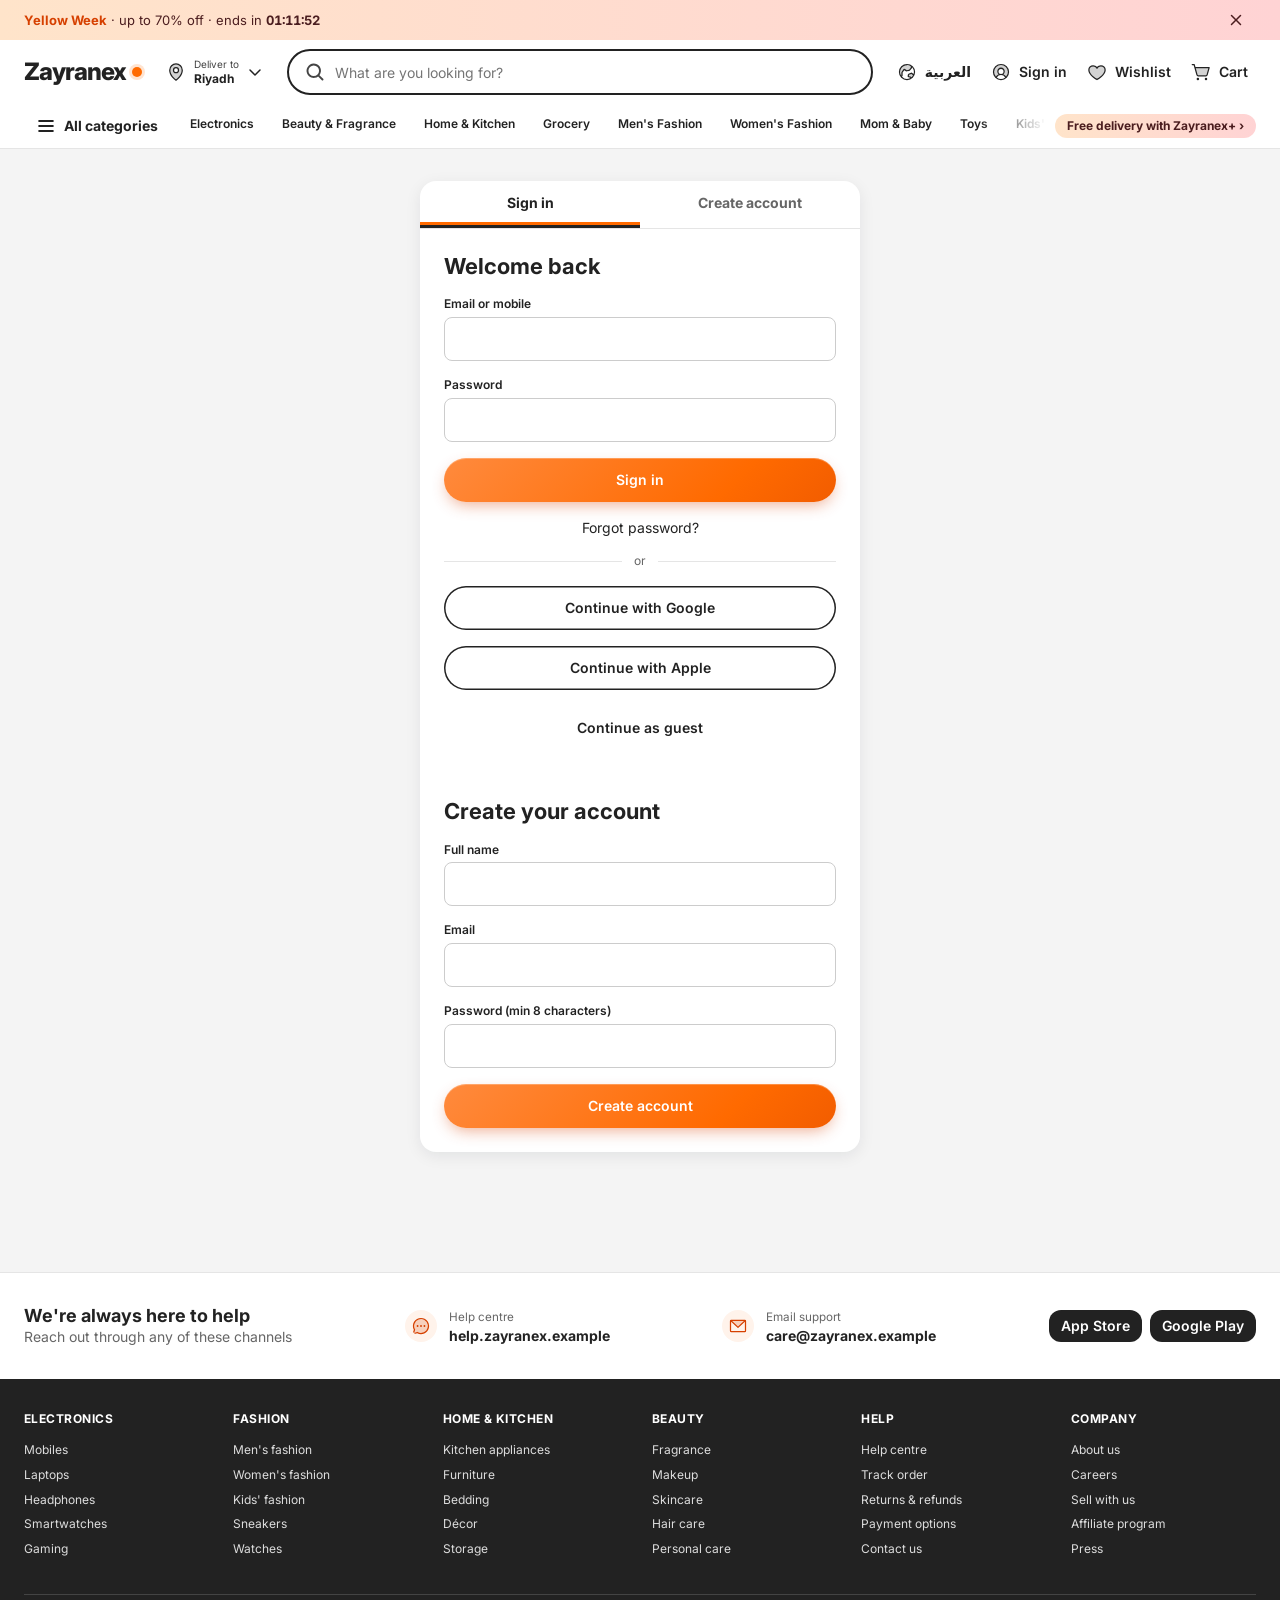
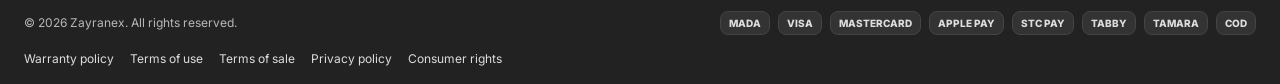
<file: login.html>
<!DOCTYPE html>
<html lang="en" dir="ltr">
<head>
<meta charset="utf-8">
<meta name="viewport" content="width=device-width, initial-scale=1">
<meta name="theme-color" content="#ff6a00">
<title>Sign in | Zayranex</title>
<meta name="description" content="Sign in or create an account.">
<link rel="preconnect" href="https://fonts.googleapis.com">
<link rel="preconnect" href="https://fonts.gstatic.com" crossorigin>
<link href="https://fonts.googleapis.com/css2?family=Inter:wght@400;500;600;700;800&display=swap" rel="stylesheet">
<link rel="stylesheet" href="css/styles.css">
<link rel="icon" href="favicon.svg" type="image/svg+xml">
<link rel="icon" href="img/favicon-32.png" type="image/png" sizes="32x32">
<link rel="apple-touch-icon" href="img/apple-touch-icon.png">
</head>
<body data-page="login">
<a class="skip-link" href="#main">Skip to content</a>
<svg xmlns="http://www.w3.org/2000/svg" style="display:none" aria-hidden="true">
<symbol id="i-search" viewBox="0 0 256 256" fill="currentColor"><path d="M232.49,215.51,185,168a92.12,92.12,0,1,0-17,17l47.53,47.54a12,12,0,0,0,17-17ZM44,112a68,68,0,1,1,68,68A68.07,68.07,0,0,1,44,112Z"/></symbol>
<symbol id="i-x" viewBox="0 0 256 256" fill="currentColor"><path d="M208.49,191.51a12,12,0,0,1-17,17L128,145,64.49,208.49a12,12,0,0,1-17-17L111,128,47.51,64.49a12,12,0,0,1,17-17L128,111l63.51-63.52a12,12,0,0,1,17,17L145,128Z"/></symbol>
<symbol id="i-cart" viewBox="0 0 256 256" fill="currentColor"><path d="M232,72l-25.63,92.28A16,16,0,0,1,191,176H92.16a16,16,0,0,1-15.41-11.72L51.11,72Z" opacity="0.2"/><path d="M104,216a16,16,0,1,1-16-16A16,16,0,0,1,104,216Zm88-16a16,16,0,1,0,16,16A16,16,0,0,0,192,200ZM239.71,74.14l-25.64,92.28A24.06,24.06,0,0,1,191,184H92.16A24.06,24.06,0,0,1,69,166.42L33.92,40H16a8,8,0,0,1,0-16H40a8,8,0,0,1,7.71,5.86L57.19,64H232a8,8,0,0,1,7.71,10.14ZM221.47,80H61.64l22.81,82.14A8,8,0,0,0,92.16,168H191a8,8,0,0,0,7.71-5.86Z"/></symbol>
<symbol id="i-heart" viewBox="0 0 256 256" fill="currentColor"><path d="M232,102c0,66-104,122-104,122S24,168,24,102A54,54,0,0,1,78,48c22.59,0,41.94,12.31,50,32,8.06-19.69,27.41-32,50-32A54,54,0,0,1,232,102Z" opacity="0.2"/><path d="M178,40c-20.65,0-38.73,8.88-50,23.89C116.73,48.88,98.65,40,78,40a62.07,62.07,0,0,0-62,62c0,70,103.79,126.66,108.21,129a8,8,0,0,0,7.58,0C136.21,228.66,240,172,240,102A62.07,62.07,0,0,0,178,40ZM128,214.8C109.74,204.16,32,155.69,32,102A46.06,46.06,0,0,1,78,56c19.45,0,35.78,10.36,42.6,27a8,8,0,0,0,14.8,0c6.82-16.67,23.15-27,42.6-27a46.06,46.06,0,0,1,46,46C224,155.61,146.24,204.15,128,214.8Z"/></symbol>
<symbol id="i-user" viewBox="0 0 256 256" fill="currentColor"><path d="M224,128a95.76,95.76,0,0,1-31.8,71.37A72,72,0,0,0,128,160a40,40,0,1,0-40-40,40,40,0,0,0,40,40,72,72,0,0,0-64.2,39.37h0A96,96,0,1,1,224,128Z" opacity="0.2"/><path d="M128,24A104,104,0,1,0,232,128,104.11,104.11,0,0,0,128,24ZM74.08,197.5a64,64,0,0,1,107.84,0,87.83,87.83,0,0,1-107.84,0ZM96,120a32,32,0,1,1,32,32A32,32,0,0,1,96,120Zm97.76,66.41a79.66,79.66,0,0,0-36.06-28.75,48,48,0,1,0-59.4,0,79.66,79.66,0,0,0-36.06,28.75,88,88,0,1,1,131.52,0Z"/></symbol>
<symbol id="i-box" viewBox="0 0 256 256" fill="currentColor"><path d="M128,129.09V232a8,8,0,0,1-3.84-1l-88-48.18a8,8,0,0,1-4.16-7V80.18a8,8,0,0,1,.7-3.25Z" opacity="0.2"/><path d="M223.68,66.15,135.68,18a15.88,15.88,0,0,0-15.36,0l-88,48.17a16,16,0,0,0-8.32,14v95.64a16,16,0,0,0,8.32,14l88,48.17a15.88,15.88,0,0,0,15.36,0l88-48.17a16,16,0,0,0,8.32-14V80.18A16,16,0,0,0,223.68,66.15ZM128,32l80.34,44-29.77,16.3-80.35-44ZM128,120,47.66,76l33.9-18.56,80.34,44ZM40,90l80,43.78v85.79L40,175.82Zm176,85.78h0l-80,43.79V133.82l32-17.51V152a8,8,0,0,0,16,0V107.55L216,90v85.77Z"/></symbol>
<symbol id="i-pin" viewBox="0 0 256 256" fill="currentColor"><path d="M128,24a80,80,0,0,0-80,80c0,72,80,128,80,128s80-56,80-128A80,80,0,0,0,128,24Zm0,112a32,32,0,1,1,32-32A32,32,0,0,1,128,136Z" opacity="0.2"/><path d="M128,64a40,40,0,1,0,40,40A40,40,0,0,0,128,64Zm0,64a24,24,0,1,1,24-24A24,24,0,0,1,128,128Zm0-112a88.1,88.1,0,0,0-88,88c0,31.4,14.51,64.68,42,96.25a254.19,254.19,0,0,0,41.45,38.3,8,8,0,0,0,9.18,0A254.19,254.19,0,0,0,174,200.25c27.45-31.57,42-64.85,42-96.25A88.1,88.1,0,0,0,128,16Zm0,206c-16.53-13-72-60.75-72-118a72,72,0,0,1,144,0C200,161.23,144.53,209,128,222Z"/></symbol>
<symbol id="i-globe" viewBox="0 0 256 256" fill="currentColor"><path d="M215,168.71a96.42,96.42,0,0,1-30.54,37l-9.36-9.37a8,8,0,0,0-3.63-2.09L150,188.59a8,8,0,0,1-5.88-8.9l2.38-16.2a8,8,0,0,1,4.84-6.22l30.46-12.66a8,8,0,0,1,8.47,1.49ZM159.89,105,182.06,79.2A8,8,0,0,0,184,74V50A96,96,0,0,0,50.49,184.65l9.92-6.52A8,8,0,0,0,64,171.49l.21-36.23a8.06,8.06,0,0,1,1.35-4.41l20.94-31.3a8,8,0,0,1,11.34-2l19.81,13a8.06,8.06,0,0,0,5.77,1.45l31.46-4.26A8,8,0,0,0,159.89,105Z" opacity="0.2"/><path d="M128,24A104,104,0,1,0,232,128,104.11,104.11,0,0,0,128,24Zm0,16a87.5,87.5,0,0,1,48,14.28V74L153.83,99.74,122.36,104l-.31-.22L102.38,90.92A16,16,0,0,0,79.87,95.1L58.93,126.4a16,16,0,0,0-2.7,8.81L56,171.44l-3.27,2.15A88,88,0,0,1,128,40ZM62.29,186.47l2.52-1.65A16,16,0,0,0,72,171.53l.21-36.23L93.17,104a3.62,3.62,0,0,0,.32.22l19.67,12.87a15.94,15.94,0,0,0,11.35,2.77L156,115.59a16,16,0,0,0,10-5.41l22.17-25.76A16,16,0,0,0,192,74V67.67A87.87,87.87,0,0,1,211.77,155l-16.14-14.76a16,16,0,0,0-16.93-3l-30.46,12.65a16.08,16.08,0,0,0-9.68,12.45l-2.39,16.19a16,16,0,0,0,11.77,17.81L169.4,202l2.36,2.37A87.88,87.88,0,0,1,62.29,186.47ZM185,195l-4.3-4.31a16,16,0,0,0-7.26-4.18L152,180.85l2.39-16.19L184.84,152,205,170.48A88.43,88.43,0,0,1,185,195Z"/></symbol>
<symbol id="i-chevron-down" viewBox="0 0 256 256" fill="currentColor"><path d="M216.49,104.49l-80,80a12,12,0,0,1-17,0l-80-80a12,12,0,0,1,17-17L128,159l71.51-71.52a12,12,0,0,1,17,17Z"/></symbol>
<symbol id="i-chevron-right" viewBox="0 0 256 256" fill="currentColor"><path d="M184.49,136.49l-80,80a12,12,0,0,1-17-17L159,128,87.51,56.49a12,12,0,1,1,17-17l80,80A12,12,0,0,1,184.49,136.49Z"/></symbol>
<symbol id="i-chevron-left" viewBox="0 0 256 256" fill="currentColor"><path d="M168.49,199.51a12,12,0,0,1-17,17l-80-80a12,12,0,0,1,0-17l80-80a12,12,0,0,1,17,17L97,128Z"/></symbol>
<symbol id="i-star" viewBox="0 0 256 256" fill="currentColor"><path d="M234.29,114.85l-45,38.83L203,211.75a16.4,16.4,0,0,1-24.5,17.82L128,198.49,77.47,229.57A16.4,16.4,0,0,1,53,211.75l13.76-58.07-45-38.83A16.46,16.46,0,0,1,31.08,86l59-4.76,22.76-55.08a16.36,16.36,0,0,1,30.27,0l22.75,55.08,59,4.76a16.46,16.46,0,0,1,9.37,28.86Z"/></symbol>
<symbol id="i-plus" viewBox="0 0 256 256" fill="currentColor"><path d="M228,128a12,12,0,0,1-12,12H140v76a12,12,0,0,1-24,0V140H40a12,12,0,0,1,0-24h76V40a12,12,0,0,1,24,0v76h76A12,12,0,0,1,228,128Z"/></symbol>
<symbol id="i-minus" viewBox="0 0 256 256" fill="currentColor"><path d="M228,128a12,12,0,0,1-12,12H40a12,12,0,0,1,0-24H216A12,12,0,0,1,228,128Z"/></symbol>
<symbol id="i-truck" viewBox="0 0 256 256" fill="currentColor"><path d="M248,120v64a8,8,0,0,1-8,8H216a24,24,0,0,0-48,0H104a24,24,0,0,0-48,0H32a8,8,0,0,1-8-8V144H184V120Z" opacity="0.2"/><path d="M255.42,117l-14-35A15.93,15.93,0,0,0,226.58,72H192V64a8,8,0,0,0-8-8H32A16,16,0,0,0,16,72V184a16,16,0,0,0,16,16H49a32,32,0,0,0,62,0h50a32,32,0,0,0,62,0h17a16,16,0,0,0,16-16V120A7.94,7.94,0,0,0,255.42,117ZM192,88h34.58l9.6,24H192ZM32,72H176v64H32ZM80,208a16,16,0,1,1,16-16A16,16,0,0,1,80,208Zm81-24H111a32,32,0,0,0-62,0H32V152H176v12.31A32.11,32.11,0,0,0,161,184Zm31,24a16,16,0,1,1,16-16A16,16,0,0,1,192,208Zm48-24H223a32.06,32.06,0,0,0-31-24V128h48Z"/></symbol>
<symbol id="i-shield" viewBox="0 0 256 256" fill="currentColor"><path d="M216,56v56c0,96-88,120-88,120S40,208,40,112V56a8,8,0,0,1,8-8H208A8,8,0,0,1,216,56Z" opacity="0.2"/><path d="M208,40H48A16,16,0,0,0,32,56v56c0,52.72,25.52,84.67,46.93,102.19,23.06,18.86,46,25.26,47,25.53a8,8,0,0,0,4.2,0c1-.27,23.91-6.67,47-25.53C198.48,196.67,224,164.72,224,112V56A16,16,0,0,0,208,40Zm0,72c0,37.07-13.66,67.16-40.6,89.42A129.3,129.3,0,0,1,128,223.62a128.25,128.25,0,0,1-38.92-21.81C61.82,179.51,48,149.3,48,112l0-56,160,0ZM82.34,141.66a8,8,0,0,1,11.32-11.32L112,148.69l50.34-50.35a8,8,0,0,1,11.32,11.32l-56,56a8,8,0,0,1-11.32,0Z"/></symbol>
<symbol id="i-return" viewBox="0 0 256 256" fill="currentColor"><path d="M80,40v96L32,88Z" opacity="0.2"/><path d="M168,80H88V40a8,8,0,0,0-13.66-5.66l-48,48a8,8,0,0,0,0,11.32l48,48A8,8,0,0,0,88,136V96h80a48,48,0,0,1,0,96H80a8,8,0,0,0,0,16h88a64,64,0,0,0,0-128ZM72,116.69,43.31,88,72,59.31Z"/></symbol>
<symbol id="i-lock" viewBox="0 0 256 256" fill="currentColor"><path d="M216,96V208a8,8,0,0,1-8,8H48a8,8,0,0,1-8-8V96a8,8,0,0,1,8-8H208A8,8,0,0,1,216,96Z" opacity="0.2"/><path d="M208,80H176V56a48,48,0,0,0-96,0V80H48A16,16,0,0,0,32,96V208a16,16,0,0,0,16,16H208a16,16,0,0,0,16-16V96A16,16,0,0,0,208,80ZM96,56a32,32,0,0,1,64,0V80H96ZM208,208H48V96H208V208Z"/></symbol>
<symbol id="i-check" viewBox="0 0 256 256" fill="currentColor"><path d="M232.49,80.49l-128,128a12,12,0,0,1-17,0l-56-56a12,12,0,1,1,17-17L96,183,215.51,63.51a12,12,0,0,1,17,17Z"/></symbol>
<symbol id="i-filter" viewBox="0 0 256 256" fill="currentColor"><path d="M128,80a24,24,0,1,1-24-24A24,24,0,0,1,128,80Zm40,72a24,24,0,1,0,24,24A24,24,0,0,0,168,152Z" opacity="0.2"/><path d="M40,88H73a32,32,0,0,0,62,0h81a8,8,0,0,0,0-16H135a32,32,0,0,0-62,0H40a8,8,0,0,0,0,16Zm64-24A16,16,0,1,1,88,80,16,16,0,0,1,104,64ZM216,168H199a32,32,0,0,0-62,0H40a8,8,0,0,0,0,16h97a32,32,0,0,0,62,0h17a8,8,0,0,0,0-16Zm-48,24a16,16,0,1,1,16-16A16,16,0,0,1,168,192Z"/></symbol>
<symbol id="i-home" viewBox="0 0 256 256" fill="currentColor"><path d="M216,120v96H152V152H104v64H40V120a8,8,0,0,1,2.34-5.66l80-80a8,8,0,0,1,11.32,0l80,80A8,8,0,0,1,216,120Z" opacity="0.2"/><path d="M219.31,108.68l-80-80a16,16,0,0,0-22.62,0l-80,80A15.87,15.87,0,0,0,32,120v96a8,8,0,0,0,8,8h64a8,8,0,0,0,8-8V160h32v56a8,8,0,0,0,8,8h64a8,8,0,0,0,8-8V120A15.87,15.87,0,0,0,219.31,108.68ZM208,208H160V152a8,8,0,0,0-8-8H104a8,8,0,0,0-8,8v56H48V120l80-80,80,80Z"/></symbol>
<symbol id="i-grid" viewBox="0 0 256 256" fill="currentColor"><path d="M112,56v48a8,8,0,0,1-8,8H56a8,8,0,0,1-8-8V56a8,8,0,0,1,8-8h48A8,8,0,0,1,112,56Zm88-8H152a8,8,0,0,0-8,8v48a8,8,0,0,0,8,8h48a8,8,0,0,0,8-8V56A8,8,0,0,0,200,48Zm-96,96H56a8,8,0,0,0-8,8v48a8,8,0,0,0,8,8h48a8,8,0,0,0,8-8V152A8,8,0,0,0,104,144Zm96,0H152a8,8,0,0,0-8,8v48a8,8,0,0,0,8,8h48a8,8,0,0,0,8-8V152A8,8,0,0,0,200,144Z" opacity="0.2"/><path d="M200,136H152a16,16,0,0,0-16,16v48a16,16,0,0,0,16,16h48a16,16,0,0,0,16-16V152A16,16,0,0,0,200,136Zm0,64H152V152h48v48ZM104,40H56A16,16,0,0,0,40,56v48a16,16,0,0,0,16,16h48a16,16,0,0,0,16-16V56A16,16,0,0,0,104,40Zm0,64H56V56h48v48Zm96-64H152a16,16,0,0,0-16,16v48a16,16,0,0,0,16,16h48a16,16,0,0,0,16-16V56A16,16,0,0,0,200,40Zm0,64H152V56h48v48Zm-96,32H56a16,16,0,0,0-16,16v48a16,16,0,0,0,16,16h48a16,16,0,0,0,16-16V152A16,16,0,0,0,104,136Zm0,64H56V152h48v48Z"/></symbol>
<symbol id="i-pause" viewBox="0 0 256 256" fill="currentColor"><path d="M216,48V208a16,16,0,0,1-16,16H160a16,16,0,0,1-16-16V48a16,16,0,0,1,16-16h40A16,16,0,0,1,216,48ZM96,32H56A16,16,0,0,0,40,48V208a16,16,0,0,0,16,16H96a16,16,0,0,0,16-16V48A16,16,0,0,0,96,32Z"/></symbol>
<symbol id="i-play" viewBox="0 0 256 256" fill="currentColor"><path d="M240,128a15.74,15.74,0,0,1-7.6,13.51L88.32,229.65a16,16,0,0,1-16.2.3A15.86,15.86,0,0,1,64,216.13V39.87a15.86,15.86,0,0,1,8.12-13.82,16,16,0,0,1,16.2.3L232.4,114.49A15.74,15.74,0,0,1,240,128Z"/></symbol>
<symbol id="i-phone" viewBox="0 0 256 256" fill="currentColor"><path d="M223.94,174.08A48.33,48.33,0,0,1,176,216,136,136,0,0,1,40,80,48.33,48.33,0,0,1,81.92,32.06a8,8,0,0,1,8.3,4.8l21.13,47.2a8,8,0,0,1-.66,7.53L89.32,117a7.93,7.93,0,0,0-.54,7.81c8.27,16.93,25.77,34.22,42.75,42.41a7.92,7.92,0,0,0,7.83-.59l25-21.3a8,8,0,0,1,7.59-.69l47.16,21.13A8,8,0,0,1,223.94,174.08Z" opacity="0.2"/><path d="M222.37,158.46l-47.11-21.11-.13-.06a16,16,0,0,0-15.17,1.4,8.12,8.12,0,0,0-.75.56L134.87,160c-15.42-7.49-31.34-23.29-38.83-38.51l20.78-24.71c.2-.25.39-.5.57-.77a16,16,0,0,0,1.32-15.06l0-.12L97.54,33.64a16,16,0,0,0-16.62-9.52A56.26,56.26,0,0,0,32,80c0,79.4,64.6,144,144,144a56.26,56.26,0,0,0,55.88-48.92A16,16,0,0,0,222.37,158.46ZM176,208A128.14,128.14,0,0,1,48,80,40.2,40.2,0,0,1,82.87,40a.61.61,0,0,0,0,.12l21,47L83.2,111.86a6.13,6.13,0,0,0-.57.77,16,16,0,0,0-1,15.7c9.06,18.53,27.73,37.06,46.46,46.11a16,16,0,0,0,15.75-1.14,8.44,8.44,0,0,0,.74-.56L168.89,152l47,21.05h0s.08,0,.11,0A40.21,40.21,0,0,1,176,208Z"/></symbol>
<symbol id="i-mail" viewBox="0 0 256 256" fill="currentColor"><path d="M224,56l-96,88L32,56Z" opacity="0.2"/><path d="M224,48H32a8,8,0,0,0-8,8V192a16,16,0,0,0,16,16H216a16,16,0,0,0,16-16V56A8,8,0,0,0,224,48ZM203.43,64,128,133.15,52.57,64ZM216,192H40V74.19l82.59,75.71a8,8,0,0,0,10.82,0L216,74.19V192Z"/></symbol>
<symbol id="i-chat" viewBox="0 0 256 256" fill="currentColor"><path d="M224,128A96,96,0,0,1,79.93,211.11h0L42.54,223.58a8,8,0,0,1-10.12-10.12l12.47-37.39h0A96,96,0,1,1,224,128Z" opacity="0.2"/><path d="M128,24A104,104,0,0,0,36.18,176.88L24.83,210.93a16,16,0,0,0,20.24,20.24l34.05-11.35A104,104,0,1,0,128,24Zm0,192a87.87,87.87,0,0,1-44.06-11.81,8,8,0,0,0-4-1.08,7.85,7.85,0,0,0-2.53.42L40,216,52.47,178.6a8,8,0,0,0-.66-6.54A88,88,0,1,1,128,216Zm12-88a12,12,0,1,1-12-12A12,12,0,0,1,140,128Zm-44,0a12,12,0,1,1-12-12A12,12,0,0,1,96,128Zm88,0a12,12,0,1,1-12-12A12,12,0,0,1,184,128Z"/></symbol>
<symbol id="i-bolt" viewBox="0 0 256 256" fill="currentColor"><path d="M213.85,125.46l-112,120a8,8,0,0,1-13.69-7l14.66-73.33L45.19,143.49a8,8,0,0,1-3-13l112-120a8,8,0,0,1,13.69,7L153.18,90.9l57.63,21.61a8,8,0,0,1,3,12.95Z"/></symbol>
<symbol id="i-tag" viewBox="0 0 256 256" fill="currentColor"><path d="M237.66,153,153,237.66a8,8,0,0,1-11.31,0L42.34,138.34A8,8,0,0,1,40,132.69V40h92.69a8,8,0,0,1,5.65,2.34l99.32,99.32A8,8,0,0,1,237.66,153Z" opacity="0.2"/><path d="M243.31,136,144,36.69A15.86,15.86,0,0,0,132.69,32H40a8,8,0,0,0-8,8v92.69A15.86,15.86,0,0,0,36.69,144L136,243.31a16,16,0,0,0,22.63,0l84.68-84.68a16,16,0,0,0,0-22.63Zm-96,96L48,132.69V48h84.69L232,147.31ZM96,84A12,12,0,1,1,84,72,12,12,0,0,1,96,84Z"/></symbol>
<symbol id="i-trash" viewBox="0 0 256 256" fill="currentColor"><path d="M200,56V208a8,8,0,0,1-8,8H64a8,8,0,0,1-8-8V56Z" opacity="0.2"/><path d="M216,48H176V40a24,24,0,0,0-24-24H104A24,24,0,0,0,80,40v8H40a8,8,0,0,0,0,16h8V208a16,16,0,0,0,16,16H192a16,16,0,0,0,16-16V64h8a8,8,0,0,0,0-16ZM96,40a8,8,0,0,1,8-8h48a8,8,0,0,1,8,8v8H96Zm96,168H64V64H192ZM112,104v64a8,8,0,0,1-16,0V104a8,8,0,0,1,16,0Zm48,0v64a8,8,0,0,1-16,0V104a8,8,0,0,1,16,0Z"/></symbol>
<symbol id="i-sparkle" viewBox="0 0 256 256" fill="currentColor"><path d="M194.82,151.43l-55.09,20.3-20.3,55.09a7.92,7.92,0,0,1-14.86,0l-20.3-55.09-55.09-20.3a7.92,7.92,0,0,1,0-14.86l55.09-20.3,20.3-55.09a7.92,7.92,0,0,1,14.86,0l20.3,55.09,55.09,20.3A7.92,7.92,0,0,1,194.82,151.43Z" opacity="0.2"/><path d="M197.58,129.06,146,110l-19-51.62a15.92,15.92,0,0,0-29.88,0L78,110l-51.62,19a15.92,15.92,0,0,0,0,29.88L78,178l19,51.62a15.92,15.92,0,0,0,29.88,0L146,178l51.62-19a15.92,15.92,0,0,0,0-29.88ZM137,164.22a8,8,0,0,0-4.74,4.74L112,223.85,91.78,169A8,8,0,0,0,87,164.22L32.15,144,87,123.78A8,8,0,0,0,91.78,119L112,64.15,132.22,119a8,8,0,0,0,4.74,4.74L191.85,144ZM144,40a8,8,0,0,1,8-8h16V16a8,8,0,0,1,16,0V32h16a8,8,0,0,1,0,16H184V64a8,8,0,0,1-16,0V48H152A8,8,0,0,1,144,40ZM248,88a8,8,0,0,1-8,8h-8v8a8,8,0,0,1-16,0V96h-8a8,8,0,0,1,0-16h8V72a8,8,0,0,1,16,0v8h8A8,8,0,0,1,248,88Z"/></symbol>
<symbol id="i-arrow-up" viewBox="0 0 256 256" fill="currentColor"><path d="M208.49,120.49a12,12,0,0,1-17,0L140,69V216a12,12,0,0,1-24,0V69L64.49,120.49a12,12,0,0,1-17-17l72-72a12,12,0,0,1,17,0l72,72A12,12,0,0,1,208.49,120.49Z"/></symbol>
<symbol id="i-store" viewBox="0 0 256 256" fill="currentColor"><path d="M224,96v16a32,32,0,0,1-64,0V96H96v16a32,32,0,0,1-64,0V96L46.34,45.8A8,8,0,0,1,54,40H202a8,8,0,0,1,7.69,5.8Z" opacity="0.2"/><path d="M231.69,93.81,217.35,43.6A16.07,16.07,0,0,0,202,32H54A16.07,16.07,0,0,0,38.65,43.6L24.31,93.81A7.94,7.94,0,0,0,24,96v16a40,40,0,0,0,16,32v72a8,8,0,0,0,8,8H208a8,8,0,0,0,8-8V144a40,40,0,0,0,16-32V96A7.94,7.94,0,0,0,231.69,93.81ZM54,48H202l11.42,40H42.61Zm98,56v8a24,24,0,0,1-48,0v-8ZM51.06,132.2A24,24,0,0,1,40,112v-8H88v8a24,24,0,0,1-35.12,21.26A7.88,7.88,0,0,0,51.06,132.2ZM200,208H56V151.2a40.57,40.57,0,0,0,8,.8,40,40,0,0,0,32-16,40,40,0,0,0,64,0,40,40,0,0,0,32,16,40.57,40.57,0,0,0,8-.8Zm16-96a24,24,0,0,1-11.07,20.2,8.08,8.08,0,0,0-1.8,1.05A24,24,0,0,1,168,112v-8h48Z"/></symbol>
<symbol id="i-card" viewBox="0 0 256 256" fill="currentColor"><path d="M232,96v96a8,8,0,0,1-8,8H32a8,8,0,0,1-8-8V96Z" opacity="0.2"/><path d="M224,48H32A16,16,0,0,0,16,64V192a16,16,0,0,0,16,16H224a16,16,0,0,0,16-16V64A16,16,0,0,0,224,48Zm0,16V88H32V64Zm0,128H32V104H224v88Zm-16-24a8,8,0,0,1-8,8H168a8,8,0,0,1,0-16h32A8,8,0,0,1,208,168Zm-64,0a8,8,0,0,1-8,8H120a8,8,0,0,1,0-16h16A8,8,0,0,1,144,168Z"/></symbol>
<symbol id="i-wallet" viewBox="0 0 256 256" fill="currentColor"><path d="M224,80V192a8,8,0,0,1-8,8H56a16,16,0,0,1-16-16V56A16,16,0,0,0,56,72H216A8,8,0,0,1,224,80Z" opacity="0.2"/><path d="M216,64H56a8,8,0,0,1,0-16H192a8,8,0,0,0,0-16H56A24,24,0,0,0,32,56V184a24,24,0,0,0,24,24H216a16,16,0,0,0,16-16V80A16,16,0,0,0,216,64Zm0,128H56a8,8,0,0,1-8-8V78.63A23.84,23.84,0,0,0,56,80H216Zm-48-60a12,12,0,1,1,12,12A12,12,0,0,1,168,132Z"/></symbol>
<symbol id="i-info" viewBox="0 0 256 256" fill="currentColor"><path d="M224,128a96,96,0,1,1-96-96A96,96,0,0,1,224,128Z" opacity="0.2"/><path d="M144,176a8,8,0,0,1-8,8,16,16,0,0,1-16-16V128a8,8,0,0,1,0-16,16,16,0,0,1,16,16v40A8,8,0,0,1,144,176Zm88-48A104,104,0,1,1,128,24,104.11,104.11,0,0,1,232,128Zm-16,0a88,88,0,1,0-88,88A88.1,88.1,0,0,0,216,128ZM124,96a12,12,0,1,0-12-12A12,12,0,0,0,124,96Z"/></symbol>
<symbol id="i-clock" viewBox="0 0 256 256" fill="currentColor"><path d="M224,128a96,96,0,1,1-96-96A96,96,0,0,1,224,128Z" opacity="0.2"/><path d="M128,24A104,104,0,1,0,232,128,104.11,104.11,0,0,0,128,24Zm0,192a88,88,0,1,1,88-88A88.1,88.1,0,0,1,128,216Zm64-88a8,8,0,0,1-8,8H128a8,8,0,0,1-8-8V72a8,8,0,0,1,16,0v48h48A8,8,0,0,1,192,128Z"/></symbol>
<symbol id="i-menu" viewBox="0 0 256 256" fill="currentColor"><path d="M228,128a12,12,0,0,1-12,12H40a12,12,0,0,1,0-24H216A12,12,0,0,1,228,128ZM40,76H216a12,12,0,0,0,0-24H40a12,12,0,0,0,0,24ZM216,180H40a12,12,0,0,0,0,24H216a12,12,0,0,0,0-24Z"/></symbol>
<symbol id="i-logout" viewBox="0 0 256 256" fill="currentColor"><path d="M224,56V200a16,16,0,0,1-16,16H48V40H208A16,16,0,0,1,224,56Z" opacity="0.2"/><path d="M120,216a8,8,0,0,1-8,8H48a8,8,0,0,1-8-8V40a8,8,0,0,1,8-8h64a8,8,0,0,1,0,16H56V208h56A8,8,0,0,1,120,216Zm109.66-93.66-40-40a8,8,0,0,0-11.32,11.32L204.69,120H112a8,8,0,0,0,0,16h92.69l-26.35,26.34a8,8,0,0,0,11.32,11.32l40-40A8,8,0,0,0,229.66,122.34Z"/></symbol>
<symbol id="i-gift" viewBox="0 0 256 256" fill="currentColor"><path d="M208,128v72a8,8,0,0,1-8,8H56a8,8,0,0,1-8-8V128Z" opacity="0.2"/><path d="M216,72H180.92c.39-.33.79-.65,1.17-1A29.53,29.53,0,0,0,192,49.57,32.62,32.62,0,0,0,158.44,16,29.53,29.53,0,0,0,137,25.91a54.94,54.94,0,0,0-9,14.48,54.94,54.94,0,0,0-9-14.48A29.53,29.53,0,0,0,97.56,16,32.62,32.62,0,0,0,64,49.57,29.53,29.53,0,0,0,73.91,71c.38.33.78.65,1.17,1H40A16,16,0,0,0,24,88v32a16,16,0,0,0,16,16v64a16,16,0,0,0,16,16H200a16,16,0,0,0,16-16V136a16,16,0,0,0,16-16V88A16,16,0,0,0,216,72ZM149,36.51a13.69,13.69,0,0,1,10-4.5h.49A16.62,16.62,0,0,1,176,49.08a13.69,13.69,0,0,1-4.5,10c-9.49,8.4-25.24,11.36-35,12.4C137.7,60.89,141,45.5,149,36.51Zm-64.09.36A16.63,16.63,0,0,1,96.59,32h.49a13.69,13.69,0,0,1,10,4.5c8.39,9.48,11.35,25.2,12.39,34.92-9.72-1-25.44-4-34.92-12.39a13.69,13.69,0,0,1-4.5-10A16.6,16.6,0,0,1,84.87,36.87ZM40,88h80v32H40Zm16,48h64v64H56Zm144,64H136V136h64Zm16-80H136V88h80v32Z"/></symbol>
<symbol id="i-p-phone" viewBox="0 0 256 256" fill="currentColor"><path d="M192,56V200H64V56Z" opacity="0.2"/><path d="M176,16H80A24,24,0,0,0,56,40V216a24,24,0,0,0,24,24h96a24,24,0,0,0,24-24V40A24,24,0,0,0,176,16ZM72,64H184V192H72Zm8-32h96a8,8,0,0,1,8,8v8H72V40A8,8,0,0,1,80,32Zm96,192H80a8,8,0,0,1-8-8v-8H184v8A8,8,0,0,1,176,224Z"/></symbol>
<symbol id="i-p-laptop" viewBox="0 0 256 256" fill="currentColor"><path d="M216,72V176H40V72A16,16,0,0,1,56,56H200A16,16,0,0,1,216,72Z" opacity="0.2"/><path d="M232,168h-8V72a24,24,0,0,0-24-24H56A24,24,0,0,0,32,72v96H24a8,8,0,0,0-8,8v16a24,24,0,0,0,24,24H216a24,24,0,0,0,24-24V176A8,8,0,0,0,232,168ZM48,72a8,8,0,0,1,8-8H200a8,8,0,0,1,8,8v96H48ZM224,192a8,8,0,0,1-8,8H40a8,8,0,0,1-8-8v-8H224ZM152,88a8,8,0,0,1-8,8H112a8,8,0,0,1,0-16h32A8,8,0,0,1,152,88Z"/></symbol>
<symbol id="i-p-headphones" viewBox="0 0 256 256" fill="currentColor"><path d="M80,144v40a16,16,0,0,1-16,16H48a16,16,0,0,1-16-16V128H64A16,16,0,0,1,80,144Zm112-16a16,16,0,0,0-16,16v40a16,16,0,0,0,16,16h16a16,16,0,0,0,16-16V128Z" opacity="0.2"/><path d="M201.89,54.66A104.08,104.08,0,0,0,24,128v56a24,24,0,0,0,24,24H64a24,24,0,0,0,24-24V144a24,24,0,0,0-24-24H40.36A88,88,0,0,1,128,40h.67a87.71,87.71,0,0,1,87,80H192a24,24,0,0,0-24,24v40a24,24,0,0,0,24,24h16a24,24,0,0,0,24-24V128A103.41,103.41,0,0,0,201.89,54.66ZM64,136a8,8,0,0,1,8,8v40a8,8,0,0,1-8,8H48a8,8,0,0,1-8-8V136Zm152,48a8,8,0,0,1-8,8H192a8,8,0,0,1-8-8V144a8,8,0,0,1,8-8h24Z"/></symbol>
<symbol id="i-p-watch" viewBox="0 0 256 256" fill="currentColor"><path d="M200,128a72,72,0,1,1-72-72A72,72,0,0,1,200,128Z" opacity="0.2"/><path d="M208,128a79.94,79.94,0,0,0-32.7-64.47l-6.24-34.38A16,16,0,0,0,153.32,16H102.68A16,16,0,0,0,86.94,29.15L80.7,63.53a79.9,79.9,0,0,0,0,128.94l6.24,34.38A16,16,0,0,0,102.68,240h50.64a16,16,0,0,0,15.74-13.15l6.24-34.38A79.94,79.94,0,0,0,208,128ZM102.68,32h50.64l3.91,21.55a79.75,79.75,0,0,0-58.46,0ZM64,128a64,64,0,1,1,64,64A64.07,64.07,0,0,1,64,128Zm89.32,96H102.68l-3.91-21.55a79.75,79.75,0,0,0,58.46,0ZM120,128V88a8,8,0,0,1,16,0v32h32a8,8,0,0,1,0,16H128A8,8,0,0,1,120,128Z"/></symbol>
<symbol id="i-p-shirt" viewBox="0 0 256 256" fill="currentColor"><path d="M247.11,78.77l-19.27,36.81a8.44,8.44,0,0,1-7.5,4.42H192V40l51.78,28.25A7.81,7.81,0,0,1,247.11,78.77Zm-238.22,0,19.27,36.81a8.44,8.44,0,0,0,7.5,4.42H64V40L12.22,68.25A7.81,7.81,0,0,0,8.89,78.77Z" opacity="0.2"/><path d="M247.59,61.22,195.83,33A8,8,0,0,0,192,32H160a8,8,0,0,0-8,8,24,24,0,0,1-48,0,8,8,0,0,0-8-8H64a8,8,0,0,0-3.84,1L8.41,61.22A15.76,15.76,0,0,0,1.82,82.48l19.27,36.81A16.37,16.37,0,0,0,35.67,128H56v80a16,16,0,0,0,16,16H184a16,16,0,0,0,16-16V128h20.34a16.37,16.37,0,0,0,14.58-8.71l19.27-36.81A15.76,15.76,0,0,0,247.59,61.22ZM35.67,112a.62.62,0,0,1-.41-.13L16.09,75.26,56,53.48V112ZM184,208H72V48h16.8a40,40,0,0,0,78.38,0H184Zm36.75-96.14a.55.55,0,0,1-.41.14H200V53.48l39.92,21.78Z"/></symbol>
<symbol id="i-p-shoe" viewBox="0 0 256 256" fill="currentColor"><path d="M248,167.06V168H32V75.54A8,8,0,0,1,37.27,68L113,40.48a8,8,0,0,1,10,4.27L146.27,99.1a32,32,0,0,0,19.12,17.36l60.73,20.25A32,32,0,0,1,248,167.06Z" opacity="0.2"/><path d="M228.65,129.11l-60.73-20.24a24,24,0,0,1-14.32-13L130.39,41.6s0-.07,0-.1A16,16,0,0,0,110.25,33L34.53,60.49A16.05,16.05,0,0,0,24,75.53V192a16,16,0,0,0,16,16H240a16,16,0,0,0,16-16V167.06A40,40,0,0,0,228.65,129.11ZM40,75.53,115.72,48l7.11,16.63-21.56,7.85A8,8,0,0,0,104,88a7.91,7.91,0,0,0,2.73-.49l22.4-8.14,4.74,11.07-16.6,6A8,8,0,0,0,120,112a7.91,7.91,0,0,0,2.73-.49l17.6-6.4a40.06,40.06,0,0,0,7.68,10l-14.74,5.36A8,8,0,0,0,136,136a8.14,8.14,0,0,0,2.73-.48l28-10.18,56.87,18.95A24,24,0,0,1,238.93,160H40ZM240,192H40V176H240Z"/></symbol>
<symbol id="i-p-bottle" viewBox="0 0 256 256" fill="currentColor"><path d="M208,144a80,80,0,0,1-160,0c0-72,80-128,80-128S208,72,208,144Z" opacity="0.2"/><path d="M174,47.75a254.19,254.19,0,0,0-41.45-38.3,8,8,0,0,0-9.18,0A254.19,254.19,0,0,0,82,47.75C54.51,79.32,40,112.6,40,144a88,88,0,0,0,176,0C216,112.6,201.49,79.32,174,47.75ZM128,216a72.08,72.08,0,0,1-72-72c0-57.23,55.47-105,72-118,16.53,13,72,60.75,72,118A72.08,72.08,0,0,1,128,216Zm55.89-62.66a57.6,57.6,0,0,1-46.56,46.55A8.75,8.75,0,0,1,136,200a8,8,0,0,1-1.32-15.89c16.57-2.79,30.63-16.85,33.44-33.45a8,8,0,0,1,15.78,2.68Z"/></symbol>
<symbol id="i-p-sofa" viewBox="0 0 256 256" fill="currentColor"><path d="M240,120v48a8,8,0,0,1-8,8H24a8,8,0,0,1-8-8V120a8,8,0,0,1,8-8V72a8,8,0,0,1,8-8H224a8,8,0,0,1,8,8v40A8,8,0,0,1,240,120Z" opacity="0.2"/><path d="M240,106.17V72a16,16,0,0,0-16-16H32A16,16,0,0,0,16,72v34.17A16,16,0,0,0,8,120v48a16,16,0,0,0,16,16h8v16a8,8,0,0,0,16,0V184H208v16a8,8,0,0,0,16,0V184h8a16,16,0,0,0,16-16V120A16,16,0,0,0,240,106.17ZM224,104h-8a16,16,0,0,0-16,16v16H136V72h88ZM120,72v64H56V120a16,16,0,0,0-16-16H32V72Zm112,96H24V120H40v24a8,8,0,0,0,8,8H208a8,8,0,0,0,8-8V120h16Z"/></symbol>
<symbol id="i-p-toy" viewBox="0 0 256 256" fill="currentColor"><path d="M204,168a28,28,0,0,0,12-2.69V208a8,8,0,0,1-8,8H64a8,8,0,0,1-8-8V165.31a28,28,0,1,1,0-50.62V72a8,8,0,0,1,8-8h46.69a28,28,0,1,1,50.61,0H208a8,8,0,0,1,8,8v42.69A28,28,0,1,0,204,168Z" opacity="0.2"/><path d="M220.27,158.54a8,8,0,0,0-7.7-.46,20,20,0,1,1,0-36.16A8,8,0,0,0,224,114.69V72a16,16,0,0,0-16-16H171.78a35.36,35.36,0,0,0,.22-4,36.15,36.15,0,0,0-11.36-26.25,36,36,0,0,0-60.55,23.63,36.56,36.56,0,0,0,.14,6.62H64A16,16,0,0,0,48,72v32.22a35.36,35.36,0,0,0-4-.22,36.12,36.12,0,0,0-26.24,11.36,35.7,35.7,0,0,0-9.69,27,36.08,36.08,0,0,0,33.31,33.6,36.56,36.56,0,0,0,6.62-.14V208a16,16,0,0,0,16,16H208a16,16,0,0,0,16-16V165.31A8,8,0,0,0,220.27,158.54ZM208,208H64V165.31a8,8,0,0,0-11.43-7.23,20,20,0,1,1,0-36.16A8,8,0,0,0,64,114.69V72h46.69a8,8,0,0,0,7.23-11.43,20,20,0,1,1,36.16,0A8,8,0,0,0,161.31,72H208v32.23a35.68,35.68,0,0,0-6.62-.14A36,36,0,0,0,204,176a35.36,35.36,0,0,0,4-.22Z"/></symbol>
<symbol id="i-p-book" viewBox="0 0 256 256" fill="currentColor"><path d="M232,56V200H160a32,32,0,0,0-32,32V88a32,32,0,0,1,32-32Z" opacity="0.2"/><path d="M232,48H160a40,40,0,0,0-32,16A40,40,0,0,0,96,48H24a8,8,0,0,0-8,8V200a8,8,0,0,0,8,8H96a24,24,0,0,1,24,24,8,8,0,0,0,16,0,24,24,0,0,1,24-24h72a8,8,0,0,0,8-8V56A8,8,0,0,0,232,48ZM96,192H32V64H96a24,24,0,0,1,24,24V200A39.81,39.81,0,0,0,96,192Zm128,0H160a39.81,39.81,0,0,0-24,8V88a24,24,0,0,1,24-24h64ZM160,88h40a8,8,0,0,1,0,16H160a8,8,0,0,1,0-16Zm48,40a8,8,0,0,1-8,8H160a8,8,0,0,1,0-16h40A8,8,0,0,1,208,128Zm0,32a8,8,0,0,1-8,8H160a8,8,0,0,1,0-16h40A8,8,0,0,1,208,160Z"/></symbol>
<symbol id="i-p-ball" viewBox="0 0 256 256" fill="currentColor"><path d="M65.17,108.08l-33,25.34c-.1-1.8-.15-3.6-.15-5.42A95.61,95.61,0,0,1,53.23,67.78ZM46.92,179.42a96.12,96.12,0,0,0,57,41.52l-14.7-41.52Zm105.21,41.52a96.12,96.12,0,0,0,57-41.52H166.83ZM202.77,67.78l-11.94,40.3,33,25.34c.1-1.8.15-3.6.15-5.42A95.61,95.61,0,0,0,202.77,67.78Zm-38.52-28.7a96.34,96.34,0,0,0-72.5,0L128,64ZM152.72,160,168,115.5,128,88,88,115.5,103.28,160Z" opacity="0.2"/><path d="M128,24A104,104,0,1,0,232,128,104.11,104.11,0,0,0,128,24Zm76.52,147.42H170.9l-9.26-12.76,12.63-36.78,15-4.89,26.24,20.13A87.38,87.38,0,0,1,204.52,171.42Zm-164-34.3L66.71,117l15,4.89,12.63,36.78L85.1,171.42H51.48A87.38,87.38,0,0,1,40.47,137.12Zm10-50.64,5.51,18.6L40.71,116.77A87.33,87.33,0,0,1,50.43,86.48ZM109,152,97.54,118.65,128,97.71l30.46,20.94L147,152Zm91.07-46.92,5.51-18.6a87.33,87.33,0,0,1,9.72,30.29Zm-6.2-35.38-9.51,32.08-15.07,4.89L136,83.79V68.21l29.09-20A88.58,88.58,0,0,1,193.86,69.7ZM146.07,41.87,128,54.29,109.93,41.87a88.24,88.24,0,0,1,36.14,0ZM90.91,48.21l29.09,20V83.79L86.72,106.67l-15.07-4.89L62.14,69.7A88.58,88.58,0,0,1,90.91,48.21ZM63.15,187.42H83.52l7.17,20.27A88.4,88.4,0,0,1,63.15,187.42ZM110,214.13,98.12,180.71,107.35,168h41.3l9.23,12.71-11.83,33.42a88,88,0,0,1-36.1,0Zm55.36-6.44,7.17-20.27h20.37A88.4,88.4,0,0,1,165.31,207.69Z"/></symbol>
<symbol id="i-p-car" viewBox="0 0 256 256" fill="currentColor"><path d="M184,176h40v24a8,8,0,0,1-8,8H192a8,8,0,0,1-8-8ZM32,200a8,8,0,0,0,8,8H64a8,8,0,0,0,8-8V176H32ZM194.11,44.75A8,8,0,0,0,186.8,40H69.2a8,8,0,0,0-7.31,4.75L32,112H224Z" opacity="0.2"/><path d="M240,104H229.2L201.42,41.5A16,16,0,0,0,186.8,32H69.2a16,16,0,0,0-14.62,9.5L26.8,104H16a8,8,0,0,0,0,16h8v80a16,16,0,0,0,16,16H64a16,16,0,0,0,16-16V184h96v16a16,16,0,0,0,16,16h24a16,16,0,0,0,16-16V120h8a8,8,0,0,0,0-16ZM69.2,48H186.8l24.89,56H44.31ZM64,200H40V184H64Zm128,0V184h24v16Zm24-32H40V120H216ZM56,144a8,8,0,0,1,8-8H80a8,8,0,0,1,0,16H64A8,8,0,0,1,56,144Zm112,0a8,8,0,0,1,8-8h16a8,8,0,0,1,0,16H176A8,8,0,0,1,168,144Z"/></symbol>
<symbol id="i-p-baby" viewBox="0 0 256 256" fill="currentColor"><path d="M232,112H144V48a8,8,0,0,1,8-8h8A72,72,0,0,1,232,112Z" opacity="0.2"/><path d="M160,32h-8a16,16,0,0,0-16,16v56H55.2A40.07,40.07,0,0,0,16,72a8,8,0,0,0,0,16,24,24,0,0,1,24,24,80.09,80.09,0,0,0,80,80h40a80,80,0,0,0,0-160Zm63.48,72H166.81l41.86-33.49A63.73,63.73,0,0,1,223.48,104ZM160,48a63.59,63.59,0,0,1,36.69,11.61L152,95.35V48Zm0,128H120a64.09,64.09,0,0,1-63.5-56h167A64.09,64.09,0,0,1,160,176Zm-56,48a16,16,0,1,1-16-16A16,16,0,0,1,104,224Zm104,0a16,16,0,1,1-16-16A16,16,0,0,1,208,224Z"/></symbol>
<symbol id="i-p-pan" viewBox="0 0 256 256" fill="currentColor"><path d="M216,80V184a24,24,0,0,1-24,24H64a24,24,0,0,1-24-24V80Z" opacity="0.2"/><path d="M88,48V16a8,8,0,0,1,16,0V48a8,8,0,0,1-16,0Zm40,8a8,8,0,0,0,8-8V16a8,8,0,0,0-16,0V48A8,8,0,0,0,128,56Zm32,0a8,8,0,0,0,8-8V16a8,8,0,0,0-16,0V48A8,8,0,0,0,160,56Zm92.8,46.4L224,124v60a32,32,0,0,1-32,32H64a32,32,0,0,1-32-32V124L3.2,102.4a8,8,0,0,1,9.6-12.8L32,104V80a8,8,0,0,1,8-8H216a8,8,0,0,1,8,8v24l19.2-14.4a8,8,0,0,1,9.6,12.8ZM208,88H48v96a16,16,0,0,0,16,16H192a16,16,0,0,0,16-16Z"/></symbol>
<symbol id="i-p-tv" viewBox="0 0 256 256" fill="currentColor"><path d="M224,80V200a8,8,0,0,1-8,8H40a8,8,0,0,1-8-8V80a8,8,0,0,1,8-8H216A8,8,0,0,1,224,80Z" opacity="0.2"/><path d="M216,64H147.31l34.35-34.34a8,8,0,1,0-11.32-11.32L128,60.69,85.66,18.34A8,8,0,0,0,74.34,29.66L108.69,64H40A16,16,0,0,0,24,80V200a16,16,0,0,0,16,16H216a16,16,0,0,0,16-16V80A16,16,0,0,0,216,64Zm0,136H40V80H216V200Z"/></symbol>
<symbol id="i-p-camera" viewBox="0 0 256 256" fill="currentColor"><path d="M208,64H176L160,40H96L80,64H48A16,16,0,0,0,32,80V192a16,16,0,0,0,16,16H208a16,16,0,0,0,16-16V80A16,16,0,0,0,208,64ZM128,168a36,36,0,1,1,36-36A36,36,0,0,1,128,168Z" opacity="0.2"/><path d="M208,56H180.28L166.65,35.56A8,8,0,0,0,160,32H96a8,8,0,0,0-6.65,3.56L75.71,56H48A24,24,0,0,0,24,80V192a24,24,0,0,0,24,24H208a24,24,0,0,0,24-24V80A24,24,0,0,0,208,56Zm8,136a8,8,0,0,1-8,8H48a8,8,0,0,1-8-8V80a8,8,0,0,1,8-8H80a8,8,0,0,0,6.66-3.56L100.28,48h55.43l13.63,20.44A8,8,0,0,0,176,72h32a8,8,0,0,1,8,8ZM128,88a44,44,0,1,0,44,44A44.05,44.05,0,0,0,128,88Zm0,72a28,28,0,1,1,28-28A28,28,0,0,1,128,160Z"/></symbol>
<symbol id="i-p-milk" viewBox="0 0 256 256" fill="currentColor"><path d="M232,88,216.93,201.06A8,8,0,0,1,209,208H47a8,8,0,0,1-7.93-6.94L24,88Z" opacity="0.2"/><path d="M136,120v56a8,8,0,0,1-16,0V120a8,8,0,0,1,16,0Zm36.84-.8-5.6,56A8,8,0,0,0,174.4,184a7.32,7.32,0,0,0,.81,0,8,8,0,0,0,7.95-7.2l5.6-56a8,8,0,0,0-15.92-1.6Zm-89.68,0a8,8,0,0,0-15.92,1.6l5.6,56a8,8,0,0,0,8,7.2,7.32,7.32,0,0,0,.81,0,8,8,0,0,0,7.16-8.76ZM239.93,89.06,224.86,202.12A16.06,16.06,0,0,1,209,216H47a16.06,16.06,0,0,1-15.86-13.88L16.07,89.06A8,8,0,0,1,24,80H68.37L122,18.73a8,8,0,0,1,12,0L187.63,80H232a8,8,0,0,1,7.93,9.06ZM89.63,80h76.74L128,36.15ZM222.86,96H33.14L47,200H209Z"/></symbol>
<symbol id="i-p-perfume" viewBox="0 0 256 256" fill="currentColor"><path d="M200,211.47V224a8,8,0,0,1-8,8H88a8,8,0,0,1-8-8V167.38a32,32,0,0,1,12-25l16-12.78a32,32,0,0,0,12-25V72h40A263.14,263.14,0,0,1,200,211.47Z" opacity="0.2"/><path d="M200,80a8,8,0,0,0,8-8,56.06,56.06,0,0,0-56-56H80A16,16,0,0,0,64,32V80a24,24,0,0,1-24,24,8,8,0,0,0,0,16A40,40,0,0,0,80,80h32v24.62a23.87,23.87,0,0,1-9,18.74L87,136.15a39.79,39.79,0,0,0-15,31.23V224a16,16,0,0,0,16,16H192a16,16,0,0,0,16-16V211.47A270.88,270.88,0,0,0,174,80ZM80,32h72a40.08,40.08,0,0,1,39.2,32H80ZM192,211.47V224H88V167.38a23.87,23.87,0,0,1,9-18.74l16-12.79a39.79,39.79,0,0,0,15-31.23V80h27.52A254.86,254.86,0,0,1,192,211.47Z"/></symbol>
</svg>
<header class="site-header" id="site-header">
  <div class="container header-main">
    <a class="logo" href="index.html" aria-label="Zayranex Home">Zayranex<span class="logo-dot" aria-hidden="true"></span></a>
    <button class="deliver-to" type="button" data-open-modal="deliver-modal" aria-haspopup="dialog">
      <svg class="icon" aria-hidden="true"><use href="#i-pin"/></svg>
      <span><small>Deliver to</small><strong id="deliver-label">Riyadh</strong></span>
      <svg class="icon-sm" aria-hidden="true"><use href="#i-chevron-down"/></svg>
    </button>
    <div class="search" role="search">
      <form class="search-form" action="search.html" method="get" id="search-form">
        <label for="q" class="sr-only">Search products, brands and categories</label>
        <svg class="icon" aria-hidden="true"><use href="#i-search"/></svg>
        <input class="search-input" id="q" name="q" type="search" autocomplete="off"
               placeholder="What are you looking for?" role="combobox" aria-expanded="false"
               aria-controls="search-listbox" aria-autocomplete="list">
        <button class="search-clear hidden" type="button" id="search-clear" aria-label="Clear search"><svg class="icon-sm" aria-hidden="true"><use href="#i-x"/></svg></button>
      </form>
      <div class="search-panel hidden" id="search-panel">
        <ul id="search-listbox" role="listbox" aria-label="Search suggestions"></ul>
      </div>
    </div>
    <nav class="header-actions" aria-label="Account and cart">
      <button class="header-action hide-sm" type="button" id="lang-toggle" aria-label="Switch to Arabic">
        <svg class="icon" aria-hidden="true"><use href="#i-globe"/></svg><span class="label">العربية</span>
      </button>
      <div class="account-menu">
        <button class="header-action" type="button" id="account-btn" aria-haspopup="menu" aria-expanded="false" aria-controls="account-dropdown">
          <svg class="icon" aria-hidden="true"><use href="#i-user"/></svg><span class="label" id="account-label">Sign in</span>
        </button>
        <div class="dropdown hidden" id="account-dropdown" role="menu">
          <a role="menuitem" href="account.html#orders">Orders</a>
          <a role="menuitem" href="account.html#returns">Returns</a>
          <a role="menuitem" href="account.html#addresses">Addresses</a>
          <a role="menuitem" href="account.html#payments">Payments</a>
          <a role="menuitem" href="account.html#credits">Wallet &amp; credits</a>
          <hr>
          <a role="menuitem" href="login.html" id="auth-link">Sign in / Sign up</a>
        </div>
      </div>
      <a class="header-action hide-sm" href="account.html#wishlist"><svg class="icon" aria-hidden="true"><use href="#i-heart"/></svg><span class="label">Wishlist</span></a>
      <a class="header-action" href="cart.html" aria-label="Cart">
        <svg class="icon" aria-hidden="true"><use href="#i-cart"/></svg><span class="cart-count" data-cart-count hidden>0</span><span class="label">Cart</span>
      </a>
    </nav>
  </div>
  <nav class="dept-nav" aria-label="Departments">
    <div class="container dept-row">
      <button class="all-cats" type="button" id="all-cats-btn" aria-controls="cat-drawer"><svg class="icon" aria-hidden="true"><use href="#i-menu"/></svg> All categories</button>
      <ul class="dept-list" id="dept-list"><li class="dept-item" data-mega="electronics"><a href="search.html?c=electronics" aria-haspopup="true" aria-expanded="false" aria-controls="mega-electronics">Electronics</a></li><li class="dept-item" data-mega="beauty"><a href="search.html?c=beauty" aria-haspopup="true" aria-expanded="false" aria-controls="mega-beauty">Beauty & Fragrance</a></li><li class="dept-item" data-mega="home"><a href="search.html?c=home" aria-haspopup="true" aria-expanded="false" aria-controls="mega-home">Home & Kitchen</a></li><li class="dept-item" data-mega="grocery"><a href="search.html?c=grocery" aria-haspopup="true" aria-expanded="false" aria-controls="mega-grocery">Grocery</a></li><li class="dept-item" data-mega="men"><a href="search.html?c=men" aria-haspopup="true" aria-expanded="false" aria-controls="mega-men">Men's Fashion</a></li><li class="dept-item" data-mega="women"><a href="search.html?c=women" aria-haspopup="true" aria-expanded="false" aria-controls="mega-women">Women's Fashion</a></li><li class="dept-item" data-mega="baby"><a href="search.html?c=baby" aria-haspopup="true" aria-expanded="false" aria-controls="mega-baby">Mom & Baby</a></li><li class="dept-item" data-mega="toys"><a href="search.html?c=toys" aria-haspopup="true" aria-expanded="false" aria-controls="mega-toys">Toys</a></li><li class="dept-item" data-mega="kids"><a href="search.html?c=kids" aria-haspopup="true" aria-expanded="false" aria-controls="mega-kids">Kids' Fashion</a></li><li class="dept-item" data-mega="sports"><a href="search.html?c=sports" aria-haspopup="true" aria-expanded="false" aria-controls="mega-sports">Sports & Outdoors</a></li><li class="dept-item" data-mega="health"><a href="search.html?c=health" aria-haspopup="true" aria-expanded="false" aria-controls="mega-health">Health & Nutrition</a></li><li class="dept-item" data-mega="stationery"><a href="search.html?c=stationery" aria-haspopup="true" aria-expanded="false" aria-controls="mega-stationery">Stationery</a></li><li class="dept-item" data-mega="books"><a href="search.html?c=books" aria-haspopup="true" aria-expanded="false" aria-controls="mega-books">Books</a></li><li class="dept-item" data-mega="automotive"><a href="search.html?c=automotive" aria-haspopup="true" aria-expanded="false" aria-controls="mega-automotive">Automotive</a></li><li class="dept-item" data-mega="media"><a href="search.html?c=media" aria-haspopup="true" aria-expanded="false" aria-controls="mega-media">Music & Media</a></li></ul>
      <a class="promo-pill" href="account.html#membership">Free delivery with Zayranex+ ›</a>
    </div>
    <div class="mega" id="mega-electronics" hidden>
  <div class="container mega-inner">
    <div class="mega-group"><h3>Mobiles & Accessories</h3><ul><li><a href="search.html?c=electronics&amp;q=mobile phones">Mobile phones</a></li><li><a href="search.html?c=electronics&amp;q=cases & covers">Cases & covers</a></li><li><a href="search.html?c=electronics&amp;q=chargers & cables">Chargers & cables</a></li><li><a href="search.html?c=electronics&amp;q=power banks">Power banks</a></li><li><a href="search.html?c=electronics&amp;q=screen protectors">Screen protectors</a></li></ul></div><div class="mega-group"><h3>Laptops & Computers</h3><ul><li><a href="search.html?c=electronics&amp;q=laptops">Laptops</a></li><li><a href="search.html?c=electronics&amp;q=monitors">Monitors</a></li><li><a href="search.html?c=electronics&amp;q=keyboards & mice">Keyboards & mice</a></li><li><a href="search.html?c=electronics&amp;q=storage">Storage</a></li><li><a href="search.html?c=electronics&amp;q=printers">Printers</a></li></ul></div><div class="mega-group"><h3>Audio & Wearables</h3><ul><li><a href="search.html?c=electronics&amp;q=headphones">Headphones</a></li><li><a href="search.html?c=electronics&amp;q=earbuds">Earbuds</a></li><li><a href="search.html?c=electronics&amp;q=smartwatches">Smartwatches</a></li><li><a href="search.html?c=electronics&amp;q=speakers">Speakers</a></li><li><a href="search.html?c=electronics&amp;q=fitness trackers">Fitness trackers</a></li></ul></div><div class="mega-group"><h3>TV & Gaming</h3><ul><li><a href="search.html?c=electronics&amp;q=televisions">Televisions</a></li><li><a href="search.html?c=electronics&amp;q=consoles">Consoles</a></li><li><a href="search.html?c=electronics&amp;q=video games">Video games</a></li><li><a href="search.html?c=electronics&amp;q=streaming devices">Streaming devices</a></li><li><a href="search.html?c=electronics&amp;q=projectors">Projectors</a></li></ul></div>
    <a class="mega-promo slide-blue" href="search.html?c=electronics&amp;deal=1">
      <span class="badge badge-deal">Up to 60% off</span>
      <strong style="font-size:22px;margin-top:8px">Electronics deals</strong>
      <span>Shop the edit <svg class="icon-sm" aria-hidden="true"><use href="#i-chevron-right"/></svg></span>
    </a>
    <div class="mega-brands"><h3>Top brands</h3><ul class="pill-row"><li><a class="brand-logo" href="search.html?brand=Apple">Apple</a></li><li><a class="brand-logo" href="search.html?brand=Samsung">Samsung</a></li><li><a class="brand-logo" href="search.html?brand=Sony">Sony</a></li><li><a class="brand-logo" href="search.html?brand=Nike">Nike</a></li><li><a class="brand-logo" href="search.html?brand=Adidas">Adidas</a></li><li><a class="brand-logo" href="search.html?brand=Philips">Philips</a></li></ul></div>
  </div>
</div><div class="mega" id="mega-beauty" hidden>
  <div class="container mega-inner">
    <div class="mega-group"><h3>Fragrance</h3><ul><li><a href="search.html?c=beauty&amp;q=women's perfume">Women's perfume</a></li><li><a href="search.html?c=beauty&amp;q=men's perfume">Men's perfume</a></li><li><a href="search.html?c=beauty&amp;q=gift sets">Gift sets</a></li><li><a href="search.html?c=beauty&amp;q=body mists">Body mists</a></li></ul></div><div class="mega-group"><h3>Makeup</h3><ul><li><a href="search.html?c=beauty&amp;q=face">Face</a></li><li><a href="search.html?c=beauty&amp;q=eyes">Eyes</a></li><li><a href="search.html?c=beauty&amp;q=lips">Lips</a></li><li><a href="search.html?c=beauty&amp;q=nails">Nails</a></li><li><a href="search.html?c=beauty&amp;q=brushes">Brushes</a></li></ul></div><div class="mega-group"><h3>Skincare</h3><ul><li><a href="search.html?c=beauty&amp;q=cleansers">Cleansers</a></li><li><a href="search.html?c=beauty&amp;q=moisturisers">Moisturisers</a></li><li><a href="search.html?c=beauty&amp;q=serums">Serums</a></li><li><a href="search.html?c=beauty&amp;q=sunscreen">Sunscreen</a></li></ul></div><div class="mega-group"><h3>Hair care</h3><ul><li><a href="search.html?c=beauty&amp;q=shampoo">Shampoo</a></li><li><a href="search.html?c=beauty&amp;q=styling tools">Styling tools</a></li><li><a href="search.html?c=beauty&amp;q=hair oils">Hair oils</a></li><li><a href="search.html?c=beauty&amp;q=dryers">Dryers</a></li></ul></div>
    <a class="mega-promo slide-blue" href="search.html?c=beauty&amp;deal=1">
      <span class="badge badge-deal">Up to 60% off</span>
      <strong style="font-size:22px;margin-top:8px">Beauty & Fragrance deals</strong>
      <span>Shop the edit <svg class="icon-sm" aria-hidden="true"><use href="#i-chevron-right"/></svg></span>
    </a>
    <div class="mega-brands"><h3>Top brands</h3><ul class="pill-row"><li><a class="brand-logo" href="search.html?brand=Apple">Apple</a></li><li><a class="brand-logo" href="search.html?brand=Samsung">Samsung</a></li><li><a class="brand-logo" href="search.html?brand=Sony">Sony</a></li><li><a class="brand-logo" href="search.html?brand=Nike">Nike</a></li><li><a class="brand-logo" href="search.html?brand=Adidas">Adidas</a></li><li><a class="brand-logo" href="search.html?brand=Philips">Philips</a></li></ul></div>
  </div>
</div><div class="mega" id="mega-home" hidden>
  <div class="container mega-inner">
    <div class="mega-group"><h3>Kitchen</h3><ul><li><a href="search.html?c=home&amp;q=cookware">Cookware</a></li><li><a href="search.html?c=home&amp;q=small appliances">Small appliances</a></li><li><a href="search.html?c=home&amp;q=air fryers">Air fryers</a></li><li><a href="search.html?c=home&amp;q=coffee machines">Coffee machines</a></li><li><a href="search.html?c=home&amp;q=storage">Storage</a></li></ul></div><div class="mega-group"><h3>Furniture</h3><ul><li><a href="search.html?c=home&amp;q=living room">Living room</a></li><li><a href="search.html?c=home&amp;q=bedroom">Bedroom</a></li><li><a href="search.html?c=home&amp;q=office chairs">Office chairs</a></li><li><a href="search.html?c=home&amp;q=outdoor">Outdoor</a></li></ul></div><div class="mega-group"><h3>Home décor</h3><ul><li><a href="search.html?c=home&amp;q=lighting">Lighting</a></li><li><a href="search.html?c=home&amp;q=rugs">Rugs</a></li><li><a href="search.html?c=home&amp;q=wall art">Wall art</a></li><li><a href="search.html?c=home&amp;q=curtains">Curtains</a></li></ul></div><div class="mega-group"><h3>Bath & bedding</h3><ul><li><a href="search.html?c=home&amp;q=bed sheets">Bed sheets</a></li><li><a href="search.html?c=home&amp;q=pillows">Pillows</a></li><li><a href="search.html?c=home&amp;q=towels">Towels</a></li><li><a href="search.html?c=home&amp;q=mattresses">Mattresses</a></li></ul></div>
    <a class="mega-promo slide-blue" href="search.html?c=home&amp;deal=1">
      <span class="badge badge-deal">Up to 60% off</span>
      <strong style="font-size:22px;margin-top:8px">Home & Kitchen deals</strong>
      <span>Shop the edit <svg class="icon-sm" aria-hidden="true"><use href="#i-chevron-right"/></svg></span>
    </a>
    <div class="mega-brands"><h3>Top brands</h3><ul class="pill-row"><li><a class="brand-logo" href="search.html?brand=Apple">Apple</a></li><li><a class="brand-logo" href="search.html?brand=Samsung">Samsung</a></li><li><a class="brand-logo" href="search.html?brand=Sony">Sony</a></li><li><a class="brand-logo" href="search.html?brand=Nike">Nike</a></li><li><a class="brand-logo" href="search.html?brand=Adidas">Adidas</a></li><li><a class="brand-logo" href="search.html?brand=Philips">Philips</a></li></ul></div>
  </div>
</div><div class="mega" id="mega-grocery" hidden>
  <div class="container mega-inner">
    <div class="mega-group"><h3>Fresh</h3><ul><li><a href="search.html?c=grocery&amp;q=fruits">Fruits</a></li><li><a href="search.html?c=grocery&amp;q=vegetables">Vegetables</a></li><li><a href="search.html?c=grocery&amp;q=dairy & eggs">Dairy & eggs</a></li><li><a href="search.html?c=grocery&amp;q=bakery">Bakery</a></li></ul></div><div class="mega-group"><h3>Pantry</h3><ul><li><a href="search.html?c=grocery&amp;q=rice & grains">Rice & grains</a></li><li><a href="search.html?c=grocery&amp;q=oils">Oils</a></li><li><a href="search.html?c=grocery&amp;q=spices">Spices</a></li><li><a href="search.html?c=grocery&amp;q=breakfast">Breakfast</a></li></ul></div><div class="mega-group"><h3>Beverages</h3><ul><li><a href="search.html?c=grocery&amp;q=water">Water</a></li><li><a href="search.html?c=grocery&amp;q=juices">Juices</a></li><li><a href="search.html?c=grocery&amp;q=coffee">Coffee</a></li><li><a href="search.html?c=grocery&amp;q=tea">Tea</a></li></ul></div><div class="mega-group"><h3>Household</h3><ul><li><a href="search.html?c=grocery&amp;q=cleaning">Cleaning</a></li><li><a href="search.html?c=grocery&amp;q=laundry">Laundry</a></li><li><a href="search.html?c=grocery&amp;q=paper goods">Paper goods</a></li><li><a href="search.html?c=grocery&amp;q=pet food">Pet food</a></li></ul></div>
    <a class="mega-promo slide-blue" href="search.html?c=grocery&amp;deal=1">
      <span class="badge badge-deal">Up to 60% off</span>
      <strong style="font-size:22px;margin-top:8px">Grocery deals</strong>
      <span>Shop the edit <svg class="icon-sm" aria-hidden="true"><use href="#i-chevron-right"/></svg></span>
    </a>
    <div class="mega-brands"><h3>Top brands</h3><ul class="pill-row"><li><a class="brand-logo" href="search.html?brand=Apple">Apple</a></li><li><a class="brand-logo" href="search.html?brand=Samsung">Samsung</a></li><li><a class="brand-logo" href="search.html?brand=Sony">Sony</a></li><li><a class="brand-logo" href="search.html?brand=Nike">Nike</a></li><li><a class="brand-logo" href="search.html?brand=Adidas">Adidas</a></li><li><a class="brand-logo" href="search.html?brand=Philips">Philips</a></li></ul></div>
  </div>
</div><div class="mega" id="mega-men" hidden>
  <div class="container mega-inner">
    <div class="mega-group"><h3>Clothing</h3><ul><li><a href="search.html?c=men&amp;q=t-shirts & polos">T-shirts & polos</a></li><li><a href="search.html?c=men&amp;q=shirts">Shirts</a></li><li><a href="search.html?c=men&amp;q=jeans">Jeans</a></li><li><a href="search.html?c=men&amp;q=activewear">Activewear</a></li><li><a href="search.html?c=men&amp;q=sleepwear">Sleepwear</a></li></ul></div><div class="mega-group"><h3>Footwear</h3><ul><li><a href="search.html?c=men&amp;q=sneakers">Sneakers</a></li><li><a href="search.html?c=men&amp;q=formal shoes">Formal shoes</a></li><li><a href="search.html?c=men&amp;q=sandals">Sandals</a></li><li><a href="search.html?c=men&amp;q=sports shoes">Sports shoes</a></li></ul></div><div class="mega-group"><h3>Accessories</h3><ul><li><a href="search.html?c=men&amp;q=watches">Watches</a></li><li><a href="search.html?c=men&amp;q=wallets">Wallets</a></li><li><a href="search.html?c=men&amp;q=belts">Belts</a></li><li><a href="search.html?c=men&amp;q=sunglasses">Sunglasses</a></li></ul></div><div class="mega-group"><h3>Bags</h3><ul><li><a href="search.html?c=men&amp;q=backpacks">Backpacks</a></li><li><a href="search.html?c=men&amp;q=laptop bags">Laptop bags</a></li><li><a href="search.html?c=men&amp;q=travel">Travel</a></li></ul></div>
    <a class="mega-promo slide-blue" href="search.html?c=men&amp;deal=1">
      <span class="badge badge-deal">Up to 60% off</span>
      <strong style="font-size:22px;margin-top:8px">Men's Fashion deals</strong>
      <span>Shop the edit <svg class="icon-sm" aria-hidden="true"><use href="#i-chevron-right"/></svg></span>
    </a>
    <div class="mega-brands"><h3>Top brands</h3><ul class="pill-row"><li><a class="brand-logo" href="search.html?brand=Apple">Apple</a></li><li><a class="brand-logo" href="search.html?brand=Samsung">Samsung</a></li><li><a class="brand-logo" href="search.html?brand=Sony">Sony</a></li><li><a class="brand-logo" href="search.html?brand=Nike">Nike</a></li><li><a class="brand-logo" href="search.html?brand=Adidas">Adidas</a></li><li><a class="brand-logo" href="search.html?brand=Philips">Philips</a></li></ul></div>
  </div>
</div><div class="mega" id="mega-women" hidden>
  <div class="container mega-inner">
    <div class="mega-group"><h3>Clothing</h3><ul><li><a href="search.html?c=women&amp;q=dresses">Dresses</a></li><li><a href="search.html?c=women&amp;q=tops">Tops</a></li><li><a href="search.html?c=women&amp;q=abayas">Abayas</a></li><li><a href="search.html?c=women&amp;q=activewear">Activewear</a></li><li><a href="search.html?c=women&amp;q=lingerie">Lingerie</a></li></ul></div><div class="mega-group"><h3>Footwear</h3><ul><li><a href="search.html?c=women&amp;q=heels">Heels</a></li><li><a href="search.html?c=women&amp;q=flats">Flats</a></li><li><a href="search.html?c=women&amp;q=sneakers">Sneakers</a></li><li><a href="search.html?c=women&amp;q=sandals">Sandals</a></li></ul></div><div class="mega-group"><h3>Accessories</h3><ul><li><a href="search.html?c=women&amp;q=handbags">Handbags</a></li><li><a href="search.html?c=women&amp;q=jewellery">Jewellery</a></li><li><a href="search.html?c=women&amp;q=watches">Watches</a></li><li><a href="search.html?c=women&amp;q=scarves">Scarves</a></li></ul></div><div class="mega-group"><h3>Beauty picks</h3><ul><li><a href="search.html?c=women&amp;q=bestsellers">Bestsellers</a></li><li><a href="search.html?c=women&amp;q=new arrivals">New arrivals</a></li></ul></div>
    <a class="mega-promo slide-blue" href="search.html?c=women&amp;deal=1">
      <span class="badge badge-deal">Up to 60% off</span>
      <strong style="font-size:22px;margin-top:8px">Women's Fashion deals</strong>
      <span>Shop the edit <svg class="icon-sm" aria-hidden="true"><use href="#i-chevron-right"/></svg></span>
    </a>
    <div class="mega-brands"><h3>Top brands</h3><ul class="pill-row"><li><a class="brand-logo" href="search.html?brand=Apple">Apple</a></li><li><a class="brand-logo" href="search.html?brand=Samsung">Samsung</a></li><li><a class="brand-logo" href="search.html?brand=Sony">Sony</a></li><li><a class="brand-logo" href="search.html?brand=Nike">Nike</a></li><li><a class="brand-logo" href="search.html?brand=Adidas">Adidas</a></li><li><a class="brand-logo" href="search.html?brand=Philips">Philips</a></li></ul></div>
  </div>
</div><div class="mega" id="mega-baby" hidden>
  <div class="container mega-inner">
    <div class="mega-group"><h3>Shop by category</h3><ul><li><a href="search.html?c=baby&amp;q=new arrivals">New arrivals</a></li><li><a href="search.html?c=baby&amp;q=bestsellers">Bestsellers</a></li><li><a href="search.html?c=baby&amp;q=top rated">Top rated</a></li><li><a href="search.html?c=baby&amp;q=under aed 99">Under SAR 99</a></li></ul></div><div class="mega-group"><h3>Popular</h3><ul><li><a href="search.html?c=baby&amp;q=gift ideas">Gift ideas</a></li><li><a href="search.html?c=baby&amp;q=premium picks">Premium picks</a></li><li><a href="search.html?c=baby&amp;q=everyday essentials">Everyday essentials</a></li></ul></div><div class="mega-group"><h3>Deals</h3><ul><li><a href="search.html?c=baby&amp;q=today's deals">Today's deals</a></li><li><a href="search.html?c=baby&amp;q=clearance">Clearance</a></li><li><a href="search.html?c=baby&amp;q=bundles">Bundles</a></li></ul></div><div class="mega-group"><h3>Services</h3><ul><li><a href="search.html?c=baby&amp;q=express delivery">Express delivery</a></li><li><a href="search.html?c=baby&amp;q=easy returns">Easy returns</a></li></ul></div>
    <a class="mega-promo slide-blue" href="search.html?c=baby&amp;deal=1">
      <span class="badge badge-deal">Up to 60% off</span>
      <strong style="font-size:22px;margin-top:8px">Mom & Baby deals</strong>
      <span>Shop the edit <svg class="icon-sm" aria-hidden="true"><use href="#i-chevron-right"/></svg></span>
    </a>
    <div class="mega-brands"><h3>Top brands</h3><ul class="pill-row"><li><a class="brand-logo" href="search.html?brand=Apple">Apple</a></li><li><a class="brand-logo" href="search.html?brand=Samsung">Samsung</a></li><li><a class="brand-logo" href="search.html?brand=Sony">Sony</a></li><li><a class="brand-logo" href="search.html?brand=Nike">Nike</a></li><li><a class="brand-logo" href="search.html?brand=Adidas">Adidas</a></li><li><a class="brand-logo" href="search.html?brand=Philips">Philips</a></li></ul></div>
  </div>
</div><div class="mega" id="mega-toys" hidden>
  <div class="container mega-inner">
    <div class="mega-group"><h3>Shop by category</h3><ul><li><a href="search.html?c=toys&amp;q=new arrivals">New arrivals</a></li><li><a href="search.html?c=toys&amp;q=bestsellers">Bestsellers</a></li><li><a href="search.html?c=toys&amp;q=top rated">Top rated</a></li><li><a href="search.html?c=toys&amp;q=under aed 99">Under SAR 99</a></li></ul></div><div class="mega-group"><h3>Popular</h3><ul><li><a href="search.html?c=toys&amp;q=gift ideas">Gift ideas</a></li><li><a href="search.html?c=toys&amp;q=premium picks">Premium picks</a></li><li><a href="search.html?c=toys&amp;q=everyday essentials">Everyday essentials</a></li></ul></div><div class="mega-group"><h3>Deals</h3><ul><li><a href="search.html?c=toys&amp;q=today's deals">Today's deals</a></li><li><a href="search.html?c=toys&amp;q=clearance">Clearance</a></li><li><a href="search.html?c=toys&amp;q=bundles">Bundles</a></li></ul></div><div class="mega-group"><h3>Services</h3><ul><li><a href="search.html?c=toys&amp;q=express delivery">Express delivery</a></li><li><a href="search.html?c=toys&amp;q=easy returns">Easy returns</a></li></ul></div>
    <a class="mega-promo slide-blue" href="search.html?c=toys&amp;deal=1">
      <span class="badge badge-deal">Up to 60% off</span>
      <strong style="font-size:22px;margin-top:8px">Toys deals</strong>
      <span>Shop the edit <svg class="icon-sm" aria-hidden="true"><use href="#i-chevron-right"/></svg></span>
    </a>
    <div class="mega-brands"><h3>Top brands</h3><ul class="pill-row"><li><a class="brand-logo" href="search.html?brand=Apple">Apple</a></li><li><a class="brand-logo" href="search.html?brand=Samsung">Samsung</a></li><li><a class="brand-logo" href="search.html?brand=Sony">Sony</a></li><li><a class="brand-logo" href="search.html?brand=Nike">Nike</a></li><li><a class="brand-logo" href="search.html?brand=Adidas">Adidas</a></li><li><a class="brand-logo" href="search.html?brand=Philips">Philips</a></li></ul></div>
  </div>
</div><div class="mega" id="mega-kids" hidden>
  <div class="container mega-inner">
    <div class="mega-group"><h3>Shop by category</h3><ul><li><a href="search.html?c=kids&amp;q=new arrivals">New arrivals</a></li><li><a href="search.html?c=kids&amp;q=bestsellers">Bestsellers</a></li><li><a href="search.html?c=kids&amp;q=top rated">Top rated</a></li><li><a href="search.html?c=kids&amp;q=under aed 99">Under SAR 99</a></li></ul></div><div class="mega-group"><h3>Popular</h3><ul><li><a href="search.html?c=kids&amp;q=gift ideas">Gift ideas</a></li><li><a href="search.html?c=kids&amp;q=premium picks">Premium picks</a></li><li><a href="search.html?c=kids&amp;q=everyday essentials">Everyday essentials</a></li></ul></div><div class="mega-group"><h3>Deals</h3><ul><li><a href="search.html?c=kids&amp;q=today's deals">Today's deals</a></li><li><a href="search.html?c=kids&amp;q=clearance">Clearance</a></li><li><a href="search.html?c=kids&amp;q=bundles">Bundles</a></li></ul></div><div class="mega-group"><h3>Services</h3><ul><li><a href="search.html?c=kids&amp;q=express delivery">Express delivery</a></li><li><a href="search.html?c=kids&amp;q=easy returns">Easy returns</a></li></ul></div>
    <a class="mega-promo slide-blue" href="search.html?c=kids&amp;deal=1">
      <span class="badge badge-deal">Up to 60% off</span>
      <strong style="font-size:22px;margin-top:8px">Kids' Fashion deals</strong>
      <span>Shop the edit <svg class="icon-sm" aria-hidden="true"><use href="#i-chevron-right"/></svg></span>
    </a>
    <div class="mega-brands"><h3>Top brands</h3><ul class="pill-row"><li><a class="brand-logo" href="search.html?brand=Apple">Apple</a></li><li><a class="brand-logo" href="search.html?brand=Samsung">Samsung</a></li><li><a class="brand-logo" href="search.html?brand=Sony">Sony</a></li><li><a class="brand-logo" href="search.html?brand=Nike">Nike</a></li><li><a class="brand-logo" href="search.html?brand=Adidas">Adidas</a></li><li><a class="brand-logo" href="search.html?brand=Philips">Philips</a></li></ul></div>
  </div>
</div><div class="mega" id="mega-sports" hidden>
  <div class="container mega-inner">
    <div class="mega-group"><h3>Shop by category</h3><ul><li><a href="search.html?c=sports&amp;q=new arrivals">New arrivals</a></li><li><a href="search.html?c=sports&amp;q=bestsellers">Bestsellers</a></li><li><a href="search.html?c=sports&amp;q=top rated">Top rated</a></li><li><a href="search.html?c=sports&amp;q=under aed 99">Under SAR 99</a></li></ul></div><div class="mega-group"><h3>Popular</h3><ul><li><a href="search.html?c=sports&amp;q=gift ideas">Gift ideas</a></li><li><a href="search.html?c=sports&amp;q=premium picks">Premium picks</a></li><li><a href="search.html?c=sports&amp;q=everyday essentials">Everyday essentials</a></li></ul></div><div class="mega-group"><h3>Deals</h3><ul><li><a href="search.html?c=sports&amp;q=today's deals">Today's deals</a></li><li><a href="search.html?c=sports&amp;q=clearance">Clearance</a></li><li><a href="search.html?c=sports&amp;q=bundles">Bundles</a></li></ul></div><div class="mega-group"><h3>Services</h3><ul><li><a href="search.html?c=sports&amp;q=express delivery">Express delivery</a></li><li><a href="search.html?c=sports&amp;q=easy returns">Easy returns</a></li></ul></div>
    <a class="mega-promo slide-blue" href="search.html?c=sports&amp;deal=1">
      <span class="badge badge-deal">Up to 60% off</span>
      <strong style="font-size:22px;margin-top:8px">Sports & Outdoors deals</strong>
      <span>Shop the edit <svg class="icon-sm" aria-hidden="true"><use href="#i-chevron-right"/></svg></span>
    </a>
    <div class="mega-brands"><h3>Top brands</h3><ul class="pill-row"><li><a class="brand-logo" href="search.html?brand=Apple">Apple</a></li><li><a class="brand-logo" href="search.html?brand=Samsung">Samsung</a></li><li><a class="brand-logo" href="search.html?brand=Sony">Sony</a></li><li><a class="brand-logo" href="search.html?brand=Nike">Nike</a></li><li><a class="brand-logo" href="search.html?brand=Adidas">Adidas</a></li><li><a class="brand-logo" href="search.html?brand=Philips">Philips</a></li></ul></div>
  </div>
</div><div class="mega" id="mega-health" hidden>
  <div class="container mega-inner">
    <div class="mega-group"><h3>Shop by category</h3><ul><li><a href="search.html?c=health&amp;q=new arrivals">New arrivals</a></li><li><a href="search.html?c=health&amp;q=bestsellers">Bestsellers</a></li><li><a href="search.html?c=health&amp;q=top rated">Top rated</a></li><li><a href="search.html?c=health&amp;q=under aed 99">Under SAR 99</a></li></ul></div><div class="mega-group"><h3>Popular</h3><ul><li><a href="search.html?c=health&amp;q=gift ideas">Gift ideas</a></li><li><a href="search.html?c=health&amp;q=premium picks">Premium picks</a></li><li><a href="search.html?c=health&amp;q=everyday essentials">Everyday essentials</a></li></ul></div><div class="mega-group"><h3>Deals</h3><ul><li><a href="search.html?c=health&amp;q=today's deals">Today's deals</a></li><li><a href="search.html?c=health&amp;q=clearance">Clearance</a></li><li><a href="search.html?c=health&amp;q=bundles">Bundles</a></li></ul></div><div class="mega-group"><h3>Services</h3><ul><li><a href="search.html?c=health&amp;q=express delivery">Express delivery</a></li><li><a href="search.html?c=health&amp;q=easy returns">Easy returns</a></li></ul></div>
    <a class="mega-promo slide-blue" href="search.html?c=health&amp;deal=1">
      <span class="badge badge-deal">Up to 60% off</span>
      <strong style="font-size:22px;margin-top:8px">Health & Nutrition deals</strong>
      <span>Shop the edit <svg class="icon-sm" aria-hidden="true"><use href="#i-chevron-right"/></svg></span>
    </a>
    <div class="mega-brands"><h3>Top brands</h3><ul class="pill-row"><li><a class="brand-logo" href="search.html?brand=Apple">Apple</a></li><li><a class="brand-logo" href="search.html?brand=Samsung">Samsung</a></li><li><a class="brand-logo" href="search.html?brand=Sony">Sony</a></li><li><a class="brand-logo" href="search.html?brand=Nike">Nike</a></li><li><a class="brand-logo" href="search.html?brand=Adidas">Adidas</a></li><li><a class="brand-logo" href="search.html?brand=Philips">Philips</a></li></ul></div>
  </div>
</div><div class="mega" id="mega-stationery" hidden>
  <div class="container mega-inner">
    <div class="mega-group"><h3>Shop by category</h3><ul><li><a href="search.html?c=stationery&amp;q=new arrivals">New arrivals</a></li><li><a href="search.html?c=stationery&amp;q=bestsellers">Bestsellers</a></li><li><a href="search.html?c=stationery&amp;q=top rated">Top rated</a></li><li><a href="search.html?c=stationery&amp;q=under aed 99">Under SAR 99</a></li></ul></div><div class="mega-group"><h3>Popular</h3><ul><li><a href="search.html?c=stationery&amp;q=gift ideas">Gift ideas</a></li><li><a href="search.html?c=stationery&amp;q=premium picks">Premium picks</a></li><li><a href="search.html?c=stationery&amp;q=everyday essentials">Everyday essentials</a></li></ul></div><div class="mega-group"><h3>Deals</h3><ul><li><a href="search.html?c=stationery&amp;q=today's deals">Today's deals</a></li><li><a href="search.html?c=stationery&amp;q=clearance">Clearance</a></li><li><a href="search.html?c=stationery&amp;q=bundles">Bundles</a></li></ul></div><div class="mega-group"><h3>Services</h3><ul><li><a href="search.html?c=stationery&amp;q=express delivery">Express delivery</a></li><li><a href="search.html?c=stationery&amp;q=easy returns">Easy returns</a></li></ul></div>
    <a class="mega-promo slide-blue" href="search.html?c=stationery&amp;deal=1">
      <span class="badge badge-deal">Up to 60% off</span>
      <strong style="font-size:22px;margin-top:8px">Stationery deals</strong>
      <span>Shop the edit <svg class="icon-sm" aria-hidden="true"><use href="#i-chevron-right"/></svg></span>
    </a>
    <div class="mega-brands"><h3>Top brands</h3><ul class="pill-row"><li><a class="brand-logo" href="search.html?brand=Apple">Apple</a></li><li><a class="brand-logo" href="search.html?brand=Samsung">Samsung</a></li><li><a class="brand-logo" href="search.html?brand=Sony">Sony</a></li><li><a class="brand-logo" href="search.html?brand=Nike">Nike</a></li><li><a class="brand-logo" href="search.html?brand=Adidas">Adidas</a></li><li><a class="brand-logo" href="search.html?brand=Philips">Philips</a></li></ul></div>
  </div>
</div><div class="mega" id="mega-books" hidden>
  <div class="container mega-inner">
    <div class="mega-group"><h3>Shop by category</h3><ul><li><a href="search.html?c=books&amp;q=new arrivals">New arrivals</a></li><li><a href="search.html?c=books&amp;q=bestsellers">Bestsellers</a></li><li><a href="search.html?c=books&amp;q=top rated">Top rated</a></li><li><a href="search.html?c=books&amp;q=under aed 99">Under SAR 99</a></li></ul></div><div class="mega-group"><h3>Popular</h3><ul><li><a href="search.html?c=books&amp;q=gift ideas">Gift ideas</a></li><li><a href="search.html?c=books&amp;q=premium picks">Premium picks</a></li><li><a href="search.html?c=books&amp;q=everyday essentials">Everyday essentials</a></li></ul></div><div class="mega-group"><h3>Deals</h3><ul><li><a href="search.html?c=books&amp;q=today's deals">Today's deals</a></li><li><a href="search.html?c=books&amp;q=clearance">Clearance</a></li><li><a href="search.html?c=books&amp;q=bundles">Bundles</a></li></ul></div><div class="mega-group"><h3>Services</h3><ul><li><a href="search.html?c=books&amp;q=express delivery">Express delivery</a></li><li><a href="search.html?c=books&amp;q=easy returns">Easy returns</a></li></ul></div>
    <a class="mega-promo slide-blue" href="search.html?c=books&amp;deal=1">
      <span class="badge badge-deal">Up to 60% off</span>
      <strong style="font-size:22px;margin-top:8px">Books deals</strong>
      <span>Shop the edit <svg class="icon-sm" aria-hidden="true"><use href="#i-chevron-right"/></svg></span>
    </a>
    <div class="mega-brands"><h3>Top brands</h3><ul class="pill-row"><li><a class="brand-logo" href="search.html?brand=Apple">Apple</a></li><li><a class="brand-logo" href="search.html?brand=Samsung">Samsung</a></li><li><a class="brand-logo" href="search.html?brand=Sony">Sony</a></li><li><a class="brand-logo" href="search.html?brand=Nike">Nike</a></li><li><a class="brand-logo" href="search.html?brand=Adidas">Adidas</a></li><li><a class="brand-logo" href="search.html?brand=Philips">Philips</a></li></ul></div>
  </div>
</div><div class="mega" id="mega-automotive" hidden>
  <div class="container mega-inner">
    <div class="mega-group"><h3>Shop by category</h3><ul><li><a href="search.html?c=automotive&amp;q=new arrivals">New arrivals</a></li><li><a href="search.html?c=automotive&amp;q=bestsellers">Bestsellers</a></li><li><a href="search.html?c=automotive&amp;q=top rated">Top rated</a></li><li><a href="search.html?c=automotive&amp;q=under aed 99">Under SAR 99</a></li></ul></div><div class="mega-group"><h3>Popular</h3><ul><li><a href="search.html?c=automotive&amp;q=gift ideas">Gift ideas</a></li><li><a href="search.html?c=automotive&amp;q=premium picks">Premium picks</a></li><li><a href="search.html?c=automotive&amp;q=everyday essentials">Everyday essentials</a></li></ul></div><div class="mega-group"><h3>Deals</h3><ul><li><a href="search.html?c=automotive&amp;q=today's deals">Today's deals</a></li><li><a href="search.html?c=automotive&amp;q=clearance">Clearance</a></li><li><a href="search.html?c=automotive&amp;q=bundles">Bundles</a></li></ul></div><div class="mega-group"><h3>Services</h3><ul><li><a href="search.html?c=automotive&amp;q=express delivery">Express delivery</a></li><li><a href="search.html?c=automotive&amp;q=easy returns">Easy returns</a></li></ul></div>
    <a class="mega-promo slide-blue" href="search.html?c=automotive&amp;deal=1">
      <span class="badge badge-deal">Up to 60% off</span>
      <strong style="font-size:22px;margin-top:8px">Automotive deals</strong>
      <span>Shop the edit <svg class="icon-sm" aria-hidden="true"><use href="#i-chevron-right"/></svg></span>
    </a>
    <div class="mega-brands"><h3>Top brands</h3><ul class="pill-row"><li><a class="brand-logo" href="search.html?brand=Apple">Apple</a></li><li><a class="brand-logo" href="search.html?brand=Samsung">Samsung</a></li><li><a class="brand-logo" href="search.html?brand=Sony">Sony</a></li><li><a class="brand-logo" href="search.html?brand=Nike">Nike</a></li><li><a class="brand-logo" href="search.html?brand=Adidas">Adidas</a></li><li><a class="brand-logo" href="search.html?brand=Philips">Philips</a></li></ul></div>
  </div>
</div><div class="mega" id="mega-media" hidden>
  <div class="container mega-inner">
    <div class="mega-group"><h3>Shop by category</h3><ul><li><a href="search.html?c=media&amp;q=new arrivals">New arrivals</a></li><li><a href="search.html?c=media&amp;q=bestsellers">Bestsellers</a></li><li><a href="search.html?c=media&amp;q=top rated">Top rated</a></li><li><a href="search.html?c=media&amp;q=under aed 99">Under SAR 99</a></li></ul></div><div class="mega-group"><h3>Popular</h3><ul><li><a href="search.html?c=media&amp;q=gift ideas">Gift ideas</a></li><li><a href="search.html?c=media&amp;q=premium picks">Premium picks</a></li><li><a href="search.html?c=media&amp;q=everyday essentials">Everyday essentials</a></li></ul></div><div class="mega-group"><h3>Deals</h3><ul><li><a href="search.html?c=media&amp;q=today's deals">Today's deals</a></li><li><a href="search.html?c=media&amp;q=clearance">Clearance</a></li><li><a href="search.html?c=media&amp;q=bundles">Bundles</a></li></ul></div><div class="mega-group"><h3>Services</h3><ul><li><a href="search.html?c=media&amp;q=express delivery">Express delivery</a></li><li><a href="search.html?c=media&amp;q=easy returns">Easy returns</a></li></ul></div>
    <a class="mega-promo slide-blue" href="search.html?c=media&amp;deal=1">
      <span class="badge badge-deal">Up to 60% off</span>
      <strong style="font-size:22px;margin-top:8px">Music & Media deals</strong>
      <span>Shop the edit <svg class="icon-sm" aria-hidden="true"><use href="#i-chevron-right"/></svg></span>
    </a>
    <div class="mega-brands"><h3>Top brands</h3><ul class="pill-row"><li><a class="brand-logo" href="search.html?brand=Apple">Apple</a></li><li><a class="brand-logo" href="search.html?brand=Samsung">Samsung</a></li><li><a class="brand-logo" href="search.html?brand=Sony">Sony</a></li><li><a class="brand-logo" href="search.html?brand=Nike">Nike</a></li><li><a class="brand-logo" href="search.html?brand=Adidas">Adidas</a></li><li><a class="brand-logo" href="search.html?brand=Philips">Philips</a></li></ul></div>
  </div>
</div>
  </nav>
</header>
<main id="main" tabindex="-1">

<div class="auth-wrap">
  <div class="auth-card">
    <div class="tabs" role="tablist">
      <button role="tab" id="tab-signin" aria-selected="true" aria-controls="signin">Sign in</button>
      <button role="tab" id="tab-signup" aria-selected="false" aria-controls="signup" tabindex="-1">Create account</button>
    </div>
    <form class="modal-body" id="signin" role="tabpanel" aria-labelledby="tab-signin" novalidate>
      <h1 style="font-size:22px">Welcome back</h1>
      <div class="field"><label for="si-email">Email or mobile</label><input class="input" id="si-email" autocomplete="username" required></div>
      <div class="field"><label for="si-pass">Password</label><input class="input" id="si-pass" type="password" autocomplete="current-password" required></div>
      <p class="field-error hidden" id="si-error" role="alert"></p>
      <button class="btn btn-primary btn-block" type="submit">Sign in</button>
      <a href="#" style="justify-self:center">Forgot password?</a>
      <div class="divider">or</div>
      <button class="btn btn-secondary btn-block" type="button">Continue with Google</button>
      <button class="btn btn-secondary btn-block" type="button">Continue with Apple</button>
      <a class="btn btn-ghost btn-block" href="checkout.html">Continue as guest</a>
    </form>
    <form class="modal-body" id="signup" role="tabpanel" aria-labelledby="tab-signup" hidden novalidate>
      <h1 style="font-size:22px">Create your account</h1>
      <div class="field"><label for="su-name">Full name</label><input class="input" id="su-name" autocomplete="name" required></div>
      <div class="field"><label for="su-email">Email</label><input class="input" id="su-email" type="email" autocomplete="email" required></div>
      <div class="field"><label for="su-pass">Password (min 8 characters)</label><input class="input" id="su-pass" type="password" minlength="8" autocomplete="new-password" required></div>
      <p class="field-error hidden" id="su-error" role="alert"></p>
      <button class="btn btn-primary btn-block" type="submit">Create account</button>
    </form>
  </div>
</div>

</main>
<section class="pre-footer" aria-label="Customer support">
  <div class="container help-strip">
    <div><h2 style="font-size:18px">We're always here to help</h2><p class="muted">Reach out through any of these channels</p></div>
    <a class="help" href="#"><svg class="icon" aria-hidden="true"><use href="#i-chat"/></svg><span><small class="muted">Help centre</small><br><strong>help.zayranex.example</strong></span></a>
    <a class="help" href="#"><svg class="icon" aria-hidden="true"><use href="#i-mail"/></svg><span><small class="muted">Email support</small><br><strong>care@zayranex.example</strong></span></a>
    <div class="store-badges"><a class="store-badge" href="#">App Store</a><a class="store-badge" href="#">Google Play</a></div>
  </div>
</section>
<footer class="site-footer">
  <div class="container">
    <div class="footer-cols"><div><h2>Electronics</h2><ul><li><a href="search.html?q=mobiles">Mobiles</a></li><li><a href="search.html?q=laptops">Laptops</a></li><li><a href="search.html?q=headphones">Headphones</a></li><li><a href="search.html?q=smartwatches">Smartwatches</a></li><li><a href="search.html?q=gaming">Gaming</a></li></ul></div><div><h2>Fashion</h2><ul><li><a href="search.html?q=men's fashion">Men's fashion</a></li><li><a href="search.html?q=women's fashion">Women's fashion</a></li><li><a href="search.html?q=kids' fashion">Kids' fashion</a></li><li><a href="search.html?q=sneakers">Sneakers</a></li><li><a href="search.html?q=watches">Watches</a></li></ul></div><div><h2>Home & Kitchen</h2><ul><li><a href="search.html?q=kitchen appliances">Kitchen appliances</a></li><li><a href="search.html?q=furniture">Furniture</a></li><li><a href="search.html?q=bedding">Bedding</a></li><li><a href="search.html?q=décor">Décor</a></li><li><a href="search.html?q=storage">Storage</a></li></ul></div><div><h2>Beauty</h2><ul><li><a href="search.html?q=fragrance">Fragrance</a></li><li><a href="search.html?q=makeup">Makeup</a></li><li><a href="search.html?q=skincare">Skincare</a></li><li><a href="search.html?q=hair care">Hair care</a></li><li><a href="search.html?q=personal care">Personal care</a></li></ul></div><div><h2>Help</h2><ul><li><a href="search.html?q=help centre">Help centre</a></li><li><a href="search.html?q=track order">Track order</a></li><li><a href="search.html?q=returns & refunds">Returns & refunds</a></li><li><a href="search.html?q=payment options">Payment options</a></li><li><a href="search.html?q=contact us">Contact us</a></li></ul></div><div><h2>Company</h2><ul><li><a href="search.html?q=about us">About us</a></li><li><a href="search.html?q=careers">Careers</a></li><li><a href="search.html?q=sell with us">Sell with us</a></li><li><a href="search.html?q=affiliate program">Affiliate program</a></li><li><a href="search.html?q=press">Press</a></li></ul></div></div>
    <div class="footer-bottom">
      <span>© 2026 Zayranex. All rights reserved.</span>
      <div class="pay-icons" aria-label="Accepted payments"><span>MADA</span><span>VISA</span><span>MASTERCARD</span><span>APPLE PAY</span><span>STC PAY</span><span>TABBY</span><span>TAMARA</span><span>COD</span></div>
      <nav aria-label="Legal"><a href="#">Warranty policy</a><a href="#">Terms of use</a><a href="#">Terms of sale</a><a href="#">Privacy policy</a><a href="#">Consumer rights</a></nav>
    </div>
  </div>
</footer>
<nav class="tabbar" aria-label="Primary"><a href="index.html"><svg class="icon" aria-hidden="true"><use href="#i-home"/></svg>Home</a><a href="#" data-open-cats><svg class="icon" aria-hidden="true"><use href="#i-grid"/></svg>Categories</a><a href="search.html?deal=1"><svg class="icon" aria-hidden="true"><use href="#i-tag"/></svg>Deals</a><a href="account.html" aria-current="page"><svg class="icon" aria-hidden="true"><use href="#i-user"/></svg>Account</a><a href="cart.html"><svg class="icon" aria-hidden="true"><use href="#i-cart"/></svg><span class="cart-count" data-cart-count hidden>0</span>Cart</a></nav>
<div class="modal" id="deliver-modal" hidden role="dialog" aria-modal="true" aria-labelledby="deliver-title">
  <div class="modal-backdrop" data-close-modal></div>
  <div class="modal-card">
    <div class="modal-head"><h2 id="deliver-title" style="font-size:18px">Deliver to</h2>
      <button class="icon-btn" type="button" data-close-modal aria-label="Close"><svg class="icon" aria-hidden="true"><use href="#i-x"/></svg></button></div>
    <div class="tabs" role="tablist">
      <button role="tab" id="tab-address" aria-selected="true" aria-controls="panel-address">Address</button>
      <button role="tab" id="tab-locker" aria-selected="false" aria-controls="panel-locker" tabindex="-1">Locker / Pickup point</button>
    </div>
    <div class="modal-body" role="tabpanel" id="panel-address" aria-labelledby="tab-address">
      <div class="field"><label for="country">Country</label>
        <select class="select input" id="country"><option>Saudi Arabia</option><option>United Arab Emirates</option><option>Egypt</option><option>Kuwait</option><option>Bahrain</option><option>Qatar</option><option>Oman</option></select></div>
      <div class="field"><label for="city">City</label>
        <select class="select input" id="city"><option>Riyadh</option><option>Jeddah</option><option>Dammam</option><option>Makkah</option><option>Madinah</option><option>Al Khobar</option></select></div>
      <div class="field"><label for="building">Building, street or area</label>
        <input class="input" id="building" placeholder="e.g. King Fahd Rd, Al Olaya"></div>
      <button class="btn btn-primary btn-block" type="button" id="save-location">Deliver here</button>
    </div>
    <div class="modal-body" role="tabpanel" id="panel-locker" aria-labelledby="tab-locker" hidden>
      <p class="notice info"><svg class="icon" aria-hidden="true"><use href="#i-info"/></svg><span>Get it delivered <strong>free</strong> to a locker or pickup point at your preferred time.</span></p>
      <div class="choices">
        <label class="choice"><input type="radio" name="locker" checked><span><strong>Riyadh Park Mall — Locker 12</strong><span class="muted">Open 24/7 · 1.2 km</span></span></label>
        <label class="choice"><input type="radio" name="locker"><span><strong>Olaya Towers — Pickup point</strong><span class="muted">9am–10pm · 2.8 km</span></span></label>
      </div>
      <button class="btn btn-primary btn-block" type="button" data-close-modal>Use this locker</button>
    </div>
  </div>
</div>

<div class="overlay hidden" id="overlay"></div>
<aside class="drawer" id="drawer" role="dialog" aria-modal="true" aria-labelledby="drawer-title" aria-hidden="true" inert>
  <div class="drawer-head"><h2 id="drawer-title">Details</h2>
    <button class="icon-btn" type="button" data-close-drawer aria-label="Close"><svg class="icon" aria-hidden="true"><use href="#i-x"/></svg></button></div>
  <div class="drawer-body" id="drawer-body"></div>
  <div class="drawer-foot hidden" id="drawer-foot"></div>
</aside>
<aside class="drawer drawer-left" id="cat-drawer" role="dialog" aria-modal="true" aria-labelledby="cat-title" aria-hidden="true" inert>
  <div class="drawer-head"><h2 id="cat-title">All categories</h2>
    <button class="icon-btn" type="button" data-close-drawer aria-label="Close"><svg class="icon" aria-hidden="true"><use href="#i-x"/></svg></button></div>
  <div class="drawer-body"><ul style="display:grid;gap:8px"><li><a class="info-line" href="search.html?c=electronics"><span style="display:flex;gap:12px;align-items:center"><svg class="icon" aria-hidden="true"><use href="#i-p-phone"/></svg> Electronics</span><svg class="icon-sm" aria-hidden="true"><use href="#i-chevron-right"/></svg></a></li><li><a class="info-line" href="search.html?c=beauty"><span style="display:flex;gap:12px;align-items:center"><svg class="icon" aria-hidden="true"><use href="#i-p-perfume"/></svg> Beauty & Fragrance</span><svg class="icon-sm" aria-hidden="true"><use href="#i-chevron-right"/></svg></a></li><li><a class="info-line" href="search.html?c=home"><span style="display:flex;gap:12px;align-items:center"><svg class="icon" aria-hidden="true"><use href="#i-p-sofa"/></svg> Home & Kitchen</span><svg class="icon-sm" aria-hidden="true"><use href="#i-chevron-right"/></svg></a></li><li><a class="info-line" href="search.html?c=grocery"><span style="display:flex;gap:12px;align-items:center"><svg class="icon" aria-hidden="true"><use href="#i-p-milk"/></svg> Grocery</span><svg class="icon-sm" aria-hidden="true"><use href="#i-chevron-right"/></svg></a></li><li><a class="info-line" href="search.html?c=men"><span style="display:flex;gap:12px;align-items:center"><svg class="icon" aria-hidden="true"><use href="#i-p-shirt"/></svg> Men's Fashion</span><svg class="icon-sm" aria-hidden="true"><use href="#i-chevron-right"/></svg></a></li><li><a class="info-line" href="search.html?c=women"><span style="display:flex;gap:12px;align-items:center"><svg class="icon" aria-hidden="true"><use href="#i-p-shoe"/></svg> Women's Fashion</span><svg class="icon-sm" aria-hidden="true"><use href="#i-chevron-right"/></svg></a></li><li><a class="info-line" href="search.html?c=baby"><span style="display:flex;gap:12px;align-items:center"><svg class="icon" aria-hidden="true"><use href="#i-p-baby"/></svg> Mom & Baby</span><svg class="icon-sm" aria-hidden="true"><use href="#i-chevron-right"/></svg></a></li><li><a class="info-line" href="search.html?c=toys"><span style="display:flex;gap:12px;align-items:center"><svg class="icon" aria-hidden="true"><use href="#i-p-toy"/></svg> Toys</span><svg class="icon-sm" aria-hidden="true"><use href="#i-chevron-right"/></svg></a></li><li><a class="info-line" href="search.html?c=kids"><span style="display:flex;gap:12px;align-items:center"><svg class="icon" aria-hidden="true"><use href="#i-p-shirt"/></svg> Kids' Fashion</span><svg class="icon-sm" aria-hidden="true"><use href="#i-chevron-right"/></svg></a></li><li><a class="info-line" href="search.html?c=sports"><span style="display:flex;gap:12px;align-items:center"><svg class="icon" aria-hidden="true"><use href="#i-p-ball"/></svg> Sports & Outdoors</span><svg class="icon-sm" aria-hidden="true"><use href="#i-chevron-right"/></svg></a></li><li><a class="info-line" href="search.html?c=health"><span style="display:flex;gap:12px;align-items:center"><svg class="icon" aria-hidden="true"><use href="#i-p-bottle"/></svg> Health & Nutrition</span><svg class="icon-sm" aria-hidden="true"><use href="#i-chevron-right"/></svg></a></li><li><a class="info-line" href="search.html?c=stationery"><span style="display:flex;gap:12px;align-items:center"><svg class="icon" aria-hidden="true"><use href="#i-p-book"/></svg> Stationery</span><svg class="icon-sm" aria-hidden="true"><use href="#i-chevron-right"/></svg></a></li><li><a class="info-line" href="search.html?c=books"><span style="display:flex;gap:12px;align-items:center"><svg class="icon" aria-hidden="true"><use href="#i-p-book"/></svg> Books</span><svg class="icon-sm" aria-hidden="true"><use href="#i-chevron-right"/></svg></a></li><li><a class="info-line" href="search.html?c=automotive"><span style="display:flex;gap:12px;align-items:center"><svg class="icon" aria-hidden="true"><use href="#i-p-car"/></svg> Automotive</span><svg class="icon-sm" aria-hidden="true"><use href="#i-chevron-right"/></svg></a></li><li><a class="info-line" href="search.html?c=media"><span style="display:flex;gap:12px;align-items:center"><svg class="icon" aria-hidden="true"><use href="#i-p-headphones"/></svg> Music & Media</span><svg class="icon-sm" aria-hidden="true"><use href="#i-chevron-right"/></svg></a></li></ul></div>
</aside>
<div class="toast-region" id="toasts" role="status" aria-live="polite"></div>
<button class="back-to-top" type="button" id="back-to-top" aria-label="Back to top"><svg class="icon" aria-hidden="true"><use href="#i-arrow-up"/></svg></button>
<script src="js/data.js"></script>
<script src="js/app.js"></script>
</body>
</html>
</file>
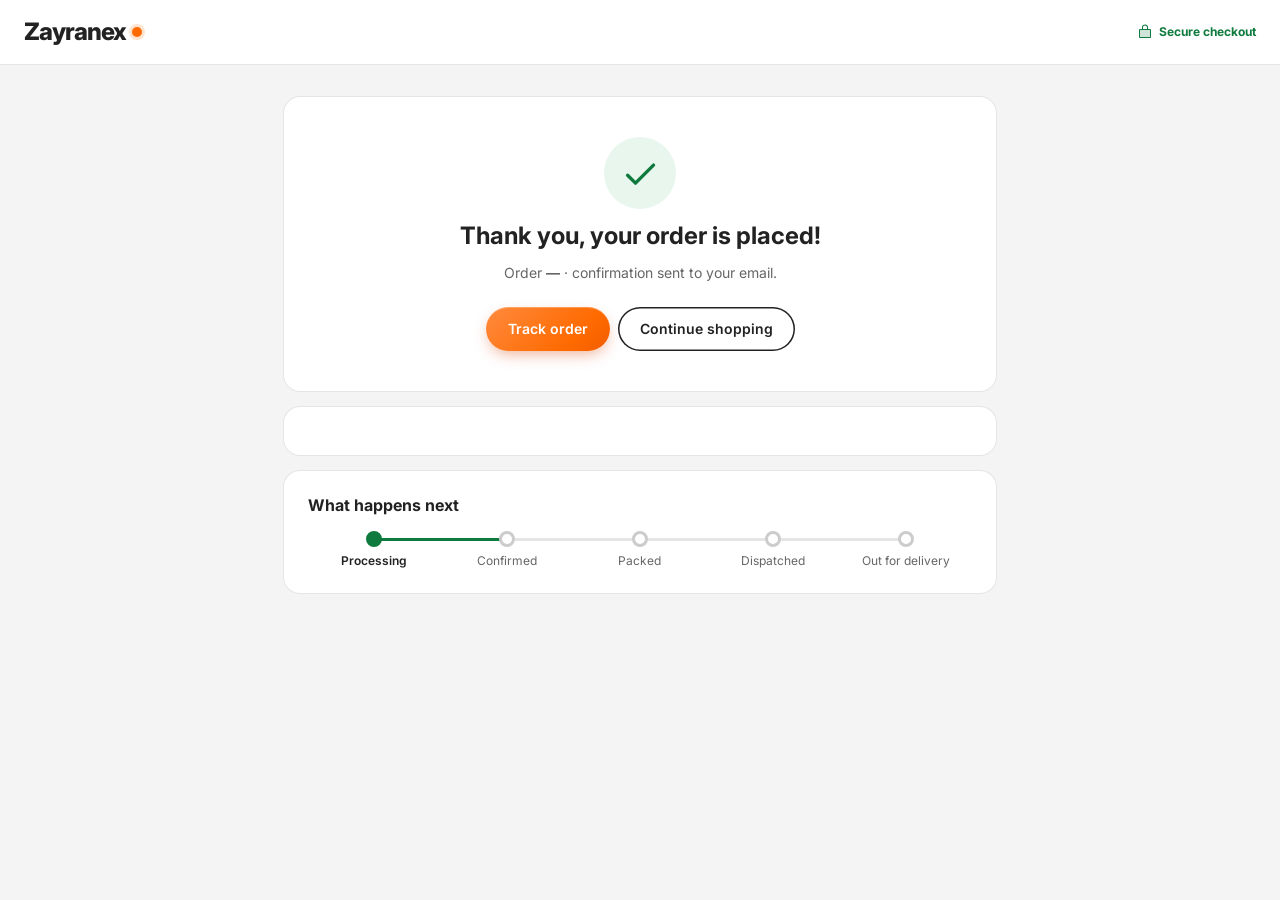
<file: order-success.html>
<!DOCTYPE html>
<html lang="en" dir="ltr">
<head>
<meta charset="utf-8">
<meta name="viewport" content="width=device-width, initial-scale=1">
<meta name="theme-color" content="#ff6a00">
<title>Order confirmed | Zayranex</title>
<meta name="description" content="Your order has been placed.">
<link rel="preconnect" href="https://fonts.googleapis.com">
<link rel="preconnect" href="https://fonts.gstatic.com" crossorigin>
<link href="https://fonts.googleapis.com/css2?family=Inter:wght@400;500;600;700;800&display=swap" rel="stylesheet">
<link rel="stylesheet" href="css/styles.css">
<link rel="icon" href="favicon.svg" type="image/svg+xml">
<link rel="icon" href="img/favicon-32.png" type="image/png" sizes="32x32">
<link rel="apple-touch-icon" href="img/apple-touch-icon.png">
</head>
<body data-page="success">
<a class="skip-link" href="#main">Skip to content</a>
<svg xmlns="http://www.w3.org/2000/svg" style="display:none" aria-hidden="true">
<symbol id="i-search" viewBox="0 0 256 256" fill="currentColor"><path d="M232.49,215.51,185,168a92.12,92.12,0,1,0-17,17l47.53,47.54a12,12,0,0,0,17-17ZM44,112a68,68,0,1,1,68,68A68.07,68.07,0,0,1,44,112Z"/></symbol>
<symbol id="i-x" viewBox="0 0 256 256" fill="currentColor"><path d="M208.49,191.51a12,12,0,0,1-17,17L128,145,64.49,208.49a12,12,0,0,1-17-17L111,128,47.51,64.49a12,12,0,0,1,17-17L128,111l63.51-63.52a12,12,0,0,1,17,17L145,128Z"/></symbol>
<symbol id="i-cart" viewBox="0 0 256 256" fill="currentColor"><path d="M232,72l-25.63,92.28A16,16,0,0,1,191,176H92.16a16,16,0,0,1-15.41-11.72L51.11,72Z" opacity="0.2"/><path d="M104,216a16,16,0,1,1-16-16A16,16,0,0,1,104,216Zm88-16a16,16,0,1,0,16,16A16,16,0,0,0,192,200ZM239.71,74.14l-25.64,92.28A24.06,24.06,0,0,1,191,184H92.16A24.06,24.06,0,0,1,69,166.42L33.92,40H16a8,8,0,0,1,0-16H40a8,8,0,0,1,7.71,5.86L57.19,64H232a8,8,0,0,1,7.71,10.14ZM221.47,80H61.64l22.81,82.14A8,8,0,0,0,92.16,168H191a8,8,0,0,0,7.71-5.86Z"/></symbol>
<symbol id="i-heart" viewBox="0 0 256 256" fill="currentColor"><path d="M232,102c0,66-104,122-104,122S24,168,24,102A54,54,0,0,1,78,48c22.59,0,41.94,12.31,50,32,8.06-19.69,27.41-32,50-32A54,54,0,0,1,232,102Z" opacity="0.2"/><path d="M178,40c-20.65,0-38.73,8.88-50,23.89C116.73,48.88,98.65,40,78,40a62.07,62.07,0,0,0-62,62c0,70,103.79,126.66,108.21,129a8,8,0,0,0,7.58,0C136.21,228.66,240,172,240,102A62.07,62.07,0,0,0,178,40ZM128,214.8C109.74,204.16,32,155.69,32,102A46.06,46.06,0,0,1,78,56c19.45,0,35.78,10.36,42.6,27a8,8,0,0,0,14.8,0c6.82-16.67,23.15-27,42.6-27a46.06,46.06,0,0,1,46,46C224,155.61,146.24,204.15,128,214.8Z"/></symbol>
<symbol id="i-user" viewBox="0 0 256 256" fill="currentColor"><path d="M224,128a95.76,95.76,0,0,1-31.8,71.37A72,72,0,0,0,128,160a40,40,0,1,0-40-40,40,40,0,0,0,40,40,72,72,0,0,0-64.2,39.37h0A96,96,0,1,1,224,128Z" opacity="0.2"/><path d="M128,24A104,104,0,1,0,232,128,104.11,104.11,0,0,0,128,24ZM74.08,197.5a64,64,0,0,1,107.84,0,87.83,87.83,0,0,1-107.84,0ZM96,120a32,32,0,1,1,32,32A32,32,0,0,1,96,120Zm97.76,66.41a79.66,79.66,0,0,0-36.06-28.75,48,48,0,1,0-59.4,0,79.66,79.66,0,0,0-36.06,28.75,88,88,0,1,1,131.52,0Z"/></symbol>
<symbol id="i-box" viewBox="0 0 256 256" fill="currentColor"><path d="M128,129.09V232a8,8,0,0,1-3.84-1l-88-48.18a8,8,0,0,1-4.16-7V80.18a8,8,0,0,1,.7-3.25Z" opacity="0.2"/><path d="M223.68,66.15,135.68,18a15.88,15.88,0,0,0-15.36,0l-88,48.17a16,16,0,0,0-8.32,14v95.64a16,16,0,0,0,8.32,14l88,48.17a15.88,15.88,0,0,0,15.36,0l88-48.17a16,16,0,0,0,8.32-14V80.18A16,16,0,0,0,223.68,66.15ZM128,32l80.34,44-29.77,16.3-80.35-44ZM128,120,47.66,76l33.9-18.56,80.34,44ZM40,90l80,43.78v85.79L40,175.82Zm176,85.78h0l-80,43.79V133.82l32-17.51V152a8,8,0,0,0,16,0V107.55L216,90v85.77Z"/></symbol>
<symbol id="i-pin" viewBox="0 0 256 256" fill="currentColor"><path d="M128,24a80,80,0,0,0-80,80c0,72,80,128,80,128s80-56,80-128A80,80,0,0,0,128,24Zm0,112a32,32,0,1,1,32-32A32,32,0,0,1,128,136Z" opacity="0.2"/><path d="M128,64a40,40,0,1,0,40,40A40,40,0,0,0,128,64Zm0,64a24,24,0,1,1,24-24A24,24,0,0,1,128,128Zm0-112a88.1,88.1,0,0,0-88,88c0,31.4,14.51,64.68,42,96.25a254.19,254.19,0,0,0,41.45,38.3,8,8,0,0,0,9.18,0A254.19,254.19,0,0,0,174,200.25c27.45-31.57,42-64.85,42-96.25A88.1,88.1,0,0,0,128,16Zm0,206c-16.53-13-72-60.75-72-118a72,72,0,0,1,144,0C200,161.23,144.53,209,128,222Z"/></symbol>
<symbol id="i-globe" viewBox="0 0 256 256" fill="currentColor"><path d="M215,168.71a96.42,96.42,0,0,1-30.54,37l-9.36-9.37a8,8,0,0,0-3.63-2.09L150,188.59a8,8,0,0,1-5.88-8.9l2.38-16.2a8,8,0,0,1,4.84-6.22l30.46-12.66a8,8,0,0,1,8.47,1.49ZM159.89,105,182.06,79.2A8,8,0,0,0,184,74V50A96,96,0,0,0,50.49,184.65l9.92-6.52A8,8,0,0,0,64,171.49l.21-36.23a8.06,8.06,0,0,1,1.35-4.41l20.94-31.3a8,8,0,0,1,11.34-2l19.81,13a8.06,8.06,0,0,0,5.77,1.45l31.46-4.26A8,8,0,0,0,159.89,105Z" opacity="0.2"/><path d="M128,24A104,104,0,1,0,232,128,104.11,104.11,0,0,0,128,24Zm0,16a87.5,87.5,0,0,1,48,14.28V74L153.83,99.74,122.36,104l-.31-.22L102.38,90.92A16,16,0,0,0,79.87,95.1L58.93,126.4a16,16,0,0,0-2.7,8.81L56,171.44l-3.27,2.15A88,88,0,0,1,128,40ZM62.29,186.47l2.52-1.65A16,16,0,0,0,72,171.53l.21-36.23L93.17,104a3.62,3.62,0,0,0,.32.22l19.67,12.87a15.94,15.94,0,0,0,11.35,2.77L156,115.59a16,16,0,0,0,10-5.41l22.17-25.76A16,16,0,0,0,192,74V67.67A87.87,87.87,0,0,1,211.77,155l-16.14-14.76a16,16,0,0,0-16.93-3l-30.46,12.65a16.08,16.08,0,0,0-9.68,12.45l-2.39,16.19a16,16,0,0,0,11.77,17.81L169.4,202l2.36,2.37A87.88,87.88,0,0,1,62.29,186.47ZM185,195l-4.3-4.31a16,16,0,0,0-7.26-4.18L152,180.85l2.39-16.19L184.84,152,205,170.48A88.43,88.43,0,0,1,185,195Z"/></symbol>
<symbol id="i-chevron-down" viewBox="0 0 256 256" fill="currentColor"><path d="M216.49,104.49l-80,80a12,12,0,0,1-17,0l-80-80a12,12,0,0,1,17-17L128,159l71.51-71.52a12,12,0,0,1,17,17Z"/></symbol>
<symbol id="i-chevron-right" viewBox="0 0 256 256" fill="currentColor"><path d="M184.49,136.49l-80,80a12,12,0,0,1-17-17L159,128,87.51,56.49a12,12,0,1,1,17-17l80,80A12,12,0,0,1,184.49,136.49Z"/></symbol>
<symbol id="i-chevron-left" viewBox="0 0 256 256" fill="currentColor"><path d="M168.49,199.51a12,12,0,0,1-17,17l-80-80a12,12,0,0,1,0-17l80-80a12,12,0,0,1,17,17L97,128Z"/></symbol>
<symbol id="i-star" viewBox="0 0 256 256" fill="currentColor"><path d="M234.29,114.85l-45,38.83L203,211.75a16.4,16.4,0,0,1-24.5,17.82L128,198.49,77.47,229.57A16.4,16.4,0,0,1,53,211.75l13.76-58.07-45-38.83A16.46,16.46,0,0,1,31.08,86l59-4.76,22.76-55.08a16.36,16.36,0,0,1,30.27,0l22.75,55.08,59,4.76a16.46,16.46,0,0,1,9.37,28.86Z"/></symbol>
<symbol id="i-plus" viewBox="0 0 256 256" fill="currentColor"><path d="M228,128a12,12,0,0,1-12,12H140v76a12,12,0,0,1-24,0V140H40a12,12,0,0,1,0-24h76V40a12,12,0,0,1,24,0v76h76A12,12,0,0,1,228,128Z"/></symbol>
<symbol id="i-minus" viewBox="0 0 256 256" fill="currentColor"><path d="M228,128a12,12,0,0,1-12,12H40a12,12,0,0,1,0-24H216A12,12,0,0,1,228,128Z"/></symbol>
<symbol id="i-truck" viewBox="0 0 256 256" fill="currentColor"><path d="M248,120v64a8,8,0,0,1-8,8H216a24,24,0,0,0-48,0H104a24,24,0,0,0-48,0H32a8,8,0,0,1-8-8V144H184V120Z" opacity="0.2"/><path d="M255.42,117l-14-35A15.93,15.93,0,0,0,226.58,72H192V64a8,8,0,0,0-8-8H32A16,16,0,0,0,16,72V184a16,16,0,0,0,16,16H49a32,32,0,0,0,62,0h50a32,32,0,0,0,62,0h17a16,16,0,0,0,16-16V120A7.94,7.94,0,0,0,255.42,117ZM192,88h34.58l9.6,24H192ZM32,72H176v64H32ZM80,208a16,16,0,1,1,16-16A16,16,0,0,1,80,208Zm81-24H111a32,32,0,0,0-62,0H32V152H176v12.31A32.11,32.11,0,0,0,161,184Zm31,24a16,16,0,1,1,16-16A16,16,0,0,1,192,208Zm48-24H223a32.06,32.06,0,0,0-31-24V128h48Z"/></symbol>
<symbol id="i-shield" viewBox="0 0 256 256" fill="currentColor"><path d="M216,56v56c0,96-88,120-88,120S40,208,40,112V56a8,8,0,0,1,8-8H208A8,8,0,0,1,216,56Z" opacity="0.2"/><path d="M208,40H48A16,16,0,0,0,32,56v56c0,52.72,25.52,84.67,46.93,102.19,23.06,18.86,46,25.26,47,25.53a8,8,0,0,0,4.2,0c1-.27,23.91-6.67,47-25.53C198.48,196.67,224,164.72,224,112V56A16,16,0,0,0,208,40Zm0,72c0,37.07-13.66,67.16-40.6,89.42A129.3,129.3,0,0,1,128,223.62a128.25,128.25,0,0,1-38.92-21.81C61.82,179.51,48,149.3,48,112l0-56,160,0ZM82.34,141.66a8,8,0,0,1,11.32-11.32L112,148.69l50.34-50.35a8,8,0,0,1,11.32,11.32l-56,56a8,8,0,0,1-11.32,0Z"/></symbol>
<symbol id="i-return" viewBox="0 0 256 256" fill="currentColor"><path d="M80,40v96L32,88Z" opacity="0.2"/><path d="M168,80H88V40a8,8,0,0,0-13.66-5.66l-48,48a8,8,0,0,0,0,11.32l48,48A8,8,0,0,0,88,136V96h80a48,48,0,0,1,0,96H80a8,8,0,0,0,0,16h88a64,64,0,0,0,0-128ZM72,116.69,43.31,88,72,59.31Z"/></symbol>
<symbol id="i-lock" viewBox="0 0 256 256" fill="currentColor"><path d="M216,96V208a8,8,0,0,1-8,8H48a8,8,0,0,1-8-8V96a8,8,0,0,1,8-8H208A8,8,0,0,1,216,96Z" opacity="0.2"/><path d="M208,80H176V56a48,48,0,0,0-96,0V80H48A16,16,0,0,0,32,96V208a16,16,0,0,0,16,16H208a16,16,0,0,0,16-16V96A16,16,0,0,0,208,80ZM96,56a32,32,0,0,1,64,0V80H96ZM208,208H48V96H208V208Z"/></symbol>
<symbol id="i-check" viewBox="0 0 256 256" fill="currentColor"><path d="M232.49,80.49l-128,128a12,12,0,0,1-17,0l-56-56a12,12,0,1,1,17-17L96,183,215.51,63.51a12,12,0,0,1,17,17Z"/></symbol>
<symbol id="i-filter" viewBox="0 0 256 256" fill="currentColor"><path d="M128,80a24,24,0,1,1-24-24A24,24,0,0,1,128,80Zm40,72a24,24,0,1,0,24,24A24,24,0,0,0,168,152Z" opacity="0.2"/><path d="M40,88H73a32,32,0,0,0,62,0h81a8,8,0,0,0,0-16H135a32,32,0,0,0-62,0H40a8,8,0,0,0,0,16Zm64-24A16,16,0,1,1,88,80,16,16,0,0,1,104,64ZM216,168H199a32,32,0,0,0-62,0H40a8,8,0,0,0,0,16h97a32,32,0,0,0,62,0h17a8,8,0,0,0,0-16Zm-48,24a16,16,0,1,1,16-16A16,16,0,0,1,168,192Z"/></symbol>
<symbol id="i-home" viewBox="0 0 256 256" fill="currentColor"><path d="M216,120v96H152V152H104v64H40V120a8,8,0,0,1,2.34-5.66l80-80a8,8,0,0,1,11.32,0l80,80A8,8,0,0,1,216,120Z" opacity="0.2"/><path d="M219.31,108.68l-80-80a16,16,0,0,0-22.62,0l-80,80A15.87,15.87,0,0,0,32,120v96a8,8,0,0,0,8,8h64a8,8,0,0,0,8-8V160h32v56a8,8,0,0,0,8,8h64a8,8,0,0,0,8-8V120A15.87,15.87,0,0,0,219.31,108.68ZM208,208H160V152a8,8,0,0,0-8-8H104a8,8,0,0,0-8,8v56H48V120l80-80,80,80Z"/></symbol>
<symbol id="i-grid" viewBox="0 0 256 256" fill="currentColor"><path d="M112,56v48a8,8,0,0,1-8,8H56a8,8,0,0,1-8-8V56a8,8,0,0,1,8-8h48A8,8,0,0,1,112,56Zm88-8H152a8,8,0,0,0-8,8v48a8,8,0,0,0,8,8h48a8,8,0,0,0,8-8V56A8,8,0,0,0,200,48Zm-96,96H56a8,8,0,0,0-8,8v48a8,8,0,0,0,8,8h48a8,8,0,0,0,8-8V152A8,8,0,0,0,104,144Zm96,0H152a8,8,0,0,0-8,8v48a8,8,0,0,0,8,8h48a8,8,0,0,0,8-8V152A8,8,0,0,0,200,144Z" opacity="0.2"/><path d="M200,136H152a16,16,0,0,0-16,16v48a16,16,0,0,0,16,16h48a16,16,0,0,0,16-16V152A16,16,0,0,0,200,136Zm0,64H152V152h48v48ZM104,40H56A16,16,0,0,0,40,56v48a16,16,0,0,0,16,16h48a16,16,0,0,0,16-16V56A16,16,0,0,0,104,40Zm0,64H56V56h48v48Zm96-64H152a16,16,0,0,0-16,16v48a16,16,0,0,0,16,16h48a16,16,0,0,0,16-16V56A16,16,0,0,0,200,40Zm0,64H152V56h48v48Zm-96,32H56a16,16,0,0,0-16,16v48a16,16,0,0,0,16,16h48a16,16,0,0,0,16-16V152A16,16,0,0,0,104,136Zm0,64H56V152h48v48Z"/></symbol>
<symbol id="i-pause" viewBox="0 0 256 256" fill="currentColor"><path d="M216,48V208a16,16,0,0,1-16,16H160a16,16,0,0,1-16-16V48a16,16,0,0,1,16-16h40A16,16,0,0,1,216,48ZM96,32H56A16,16,0,0,0,40,48V208a16,16,0,0,0,16,16H96a16,16,0,0,0,16-16V48A16,16,0,0,0,96,32Z"/></symbol>
<symbol id="i-play" viewBox="0 0 256 256" fill="currentColor"><path d="M240,128a15.74,15.74,0,0,1-7.6,13.51L88.32,229.65a16,16,0,0,1-16.2.3A15.86,15.86,0,0,1,64,216.13V39.87a15.86,15.86,0,0,1,8.12-13.82,16,16,0,0,1,16.2.3L232.4,114.49A15.74,15.74,0,0,1,240,128Z"/></symbol>
<symbol id="i-phone" viewBox="0 0 256 256" fill="currentColor"><path d="M223.94,174.08A48.33,48.33,0,0,1,176,216,136,136,0,0,1,40,80,48.33,48.33,0,0,1,81.92,32.06a8,8,0,0,1,8.3,4.8l21.13,47.2a8,8,0,0,1-.66,7.53L89.32,117a7.93,7.93,0,0,0-.54,7.81c8.27,16.93,25.77,34.22,42.75,42.41a7.92,7.92,0,0,0,7.83-.59l25-21.3a8,8,0,0,1,7.59-.69l47.16,21.13A8,8,0,0,1,223.94,174.08Z" opacity="0.2"/><path d="M222.37,158.46l-47.11-21.11-.13-.06a16,16,0,0,0-15.17,1.4,8.12,8.12,0,0,0-.75.56L134.87,160c-15.42-7.49-31.34-23.29-38.83-38.51l20.78-24.71c.2-.25.39-.5.57-.77a16,16,0,0,0,1.32-15.06l0-.12L97.54,33.64a16,16,0,0,0-16.62-9.52A56.26,56.26,0,0,0,32,80c0,79.4,64.6,144,144,144a56.26,56.26,0,0,0,55.88-48.92A16,16,0,0,0,222.37,158.46ZM176,208A128.14,128.14,0,0,1,48,80,40.2,40.2,0,0,1,82.87,40a.61.61,0,0,0,0,.12l21,47L83.2,111.86a6.13,6.13,0,0,0-.57.77,16,16,0,0,0-1,15.7c9.06,18.53,27.73,37.06,46.46,46.11a16,16,0,0,0,15.75-1.14,8.44,8.44,0,0,0,.74-.56L168.89,152l47,21.05h0s.08,0,.11,0A40.21,40.21,0,0,1,176,208Z"/></symbol>
<symbol id="i-mail" viewBox="0 0 256 256" fill="currentColor"><path d="M224,56l-96,88L32,56Z" opacity="0.2"/><path d="M224,48H32a8,8,0,0,0-8,8V192a16,16,0,0,0,16,16H216a16,16,0,0,0,16-16V56A8,8,0,0,0,224,48ZM203.43,64,128,133.15,52.57,64ZM216,192H40V74.19l82.59,75.71a8,8,0,0,0,10.82,0L216,74.19V192Z"/></symbol>
<symbol id="i-chat" viewBox="0 0 256 256" fill="currentColor"><path d="M224,128A96,96,0,0,1,79.93,211.11h0L42.54,223.58a8,8,0,0,1-10.12-10.12l12.47-37.39h0A96,96,0,1,1,224,128Z" opacity="0.2"/><path d="M128,24A104,104,0,0,0,36.18,176.88L24.83,210.93a16,16,0,0,0,20.24,20.24l34.05-11.35A104,104,0,1,0,128,24Zm0,192a87.87,87.87,0,0,1-44.06-11.81,8,8,0,0,0-4-1.08,7.85,7.85,0,0,0-2.53.42L40,216,52.47,178.6a8,8,0,0,0-.66-6.54A88,88,0,1,1,128,216Zm12-88a12,12,0,1,1-12-12A12,12,0,0,1,140,128Zm-44,0a12,12,0,1,1-12-12A12,12,0,0,1,96,128Zm88,0a12,12,0,1,1-12-12A12,12,0,0,1,184,128Z"/></symbol>
<symbol id="i-bolt" viewBox="0 0 256 256" fill="currentColor"><path d="M213.85,125.46l-112,120a8,8,0,0,1-13.69-7l14.66-73.33L45.19,143.49a8,8,0,0,1-3-13l112-120a8,8,0,0,1,13.69,7L153.18,90.9l57.63,21.61a8,8,0,0,1,3,12.95Z"/></symbol>
<symbol id="i-tag" viewBox="0 0 256 256" fill="currentColor"><path d="M237.66,153,153,237.66a8,8,0,0,1-11.31,0L42.34,138.34A8,8,0,0,1,40,132.69V40h92.69a8,8,0,0,1,5.65,2.34l99.32,99.32A8,8,0,0,1,237.66,153Z" opacity="0.2"/><path d="M243.31,136,144,36.69A15.86,15.86,0,0,0,132.69,32H40a8,8,0,0,0-8,8v92.69A15.86,15.86,0,0,0,36.69,144L136,243.31a16,16,0,0,0,22.63,0l84.68-84.68a16,16,0,0,0,0-22.63Zm-96,96L48,132.69V48h84.69L232,147.31ZM96,84A12,12,0,1,1,84,72,12,12,0,0,1,96,84Z"/></symbol>
<symbol id="i-trash" viewBox="0 0 256 256" fill="currentColor"><path d="M200,56V208a8,8,0,0,1-8,8H64a8,8,0,0,1-8-8V56Z" opacity="0.2"/><path d="M216,48H176V40a24,24,0,0,0-24-24H104A24,24,0,0,0,80,40v8H40a8,8,0,0,0,0,16h8V208a16,16,0,0,0,16,16H192a16,16,0,0,0,16-16V64h8a8,8,0,0,0,0-16ZM96,40a8,8,0,0,1,8-8h48a8,8,0,0,1,8,8v8H96Zm96,168H64V64H192ZM112,104v64a8,8,0,0,1-16,0V104a8,8,0,0,1,16,0Zm48,0v64a8,8,0,0,1-16,0V104a8,8,0,0,1,16,0Z"/></symbol>
<symbol id="i-sparkle" viewBox="0 0 256 256" fill="currentColor"><path d="M194.82,151.43l-55.09,20.3-20.3,55.09a7.92,7.92,0,0,1-14.86,0l-20.3-55.09-55.09-20.3a7.92,7.92,0,0,1,0-14.86l55.09-20.3,20.3-55.09a7.92,7.92,0,0,1,14.86,0l20.3,55.09,55.09,20.3A7.92,7.92,0,0,1,194.82,151.43Z" opacity="0.2"/><path d="M197.58,129.06,146,110l-19-51.62a15.92,15.92,0,0,0-29.88,0L78,110l-51.62,19a15.92,15.92,0,0,0,0,29.88L78,178l19,51.62a15.92,15.92,0,0,0,29.88,0L146,178l51.62-19a15.92,15.92,0,0,0,0-29.88ZM137,164.22a8,8,0,0,0-4.74,4.74L112,223.85,91.78,169A8,8,0,0,0,87,164.22L32.15,144,87,123.78A8,8,0,0,0,91.78,119L112,64.15,132.22,119a8,8,0,0,0,4.74,4.74L191.85,144ZM144,40a8,8,0,0,1,8-8h16V16a8,8,0,0,1,16,0V32h16a8,8,0,0,1,0,16H184V64a8,8,0,0,1-16,0V48H152A8,8,0,0,1,144,40ZM248,88a8,8,0,0,1-8,8h-8v8a8,8,0,0,1-16,0V96h-8a8,8,0,0,1,0-16h8V72a8,8,0,0,1,16,0v8h8A8,8,0,0,1,248,88Z"/></symbol>
<symbol id="i-arrow-up" viewBox="0 0 256 256" fill="currentColor"><path d="M208.49,120.49a12,12,0,0,1-17,0L140,69V216a12,12,0,0,1-24,0V69L64.49,120.49a12,12,0,0,1-17-17l72-72a12,12,0,0,1,17,0l72,72A12,12,0,0,1,208.49,120.49Z"/></symbol>
<symbol id="i-store" viewBox="0 0 256 256" fill="currentColor"><path d="M224,96v16a32,32,0,0,1-64,0V96H96v16a32,32,0,0,1-64,0V96L46.34,45.8A8,8,0,0,1,54,40H202a8,8,0,0,1,7.69,5.8Z" opacity="0.2"/><path d="M231.69,93.81,217.35,43.6A16.07,16.07,0,0,0,202,32H54A16.07,16.07,0,0,0,38.65,43.6L24.31,93.81A7.94,7.94,0,0,0,24,96v16a40,40,0,0,0,16,32v72a8,8,0,0,0,8,8H208a8,8,0,0,0,8-8V144a40,40,0,0,0,16-32V96A7.94,7.94,0,0,0,231.69,93.81ZM54,48H202l11.42,40H42.61Zm98,56v8a24,24,0,0,1-48,0v-8ZM51.06,132.2A24,24,0,0,1,40,112v-8H88v8a24,24,0,0,1-35.12,21.26A7.88,7.88,0,0,0,51.06,132.2ZM200,208H56V151.2a40.57,40.57,0,0,0,8,.8,40,40,0,0,0,32-16,40,40,0,0,0,64,0,40,40,0,0,0,32,16,40.57,40.57,0,0,0,8-.8Zm16-96a24,24,0,0,1-11.07,20.2,8.08,8.08,0,0,0-1.8,1.05A24,24,0,0,1,168,112v-8h48Z"/></symbol>
<symbol id="i-card" viewBox="0 0 256 256" fill="currentColor"><path d="M232,96v96a8,8,0,0,1-8,8H32a8,8,0,0,1-8-8V96Z" opacity="0.2"/><path d="M224,48H32A16,16,0,0,0,16,64V192a16,16,0,0,0,16,16H224a16,16,0,0,0,16-16V64A16,16,0,0,0,224,48Zm0,16V88H32V64Zm0,128H32V104H224v88Zm-16-24a8,8,0,0,1-8,8H168a8,8,0,0,1,0-16h32A8,8,0,0,1,208,168Zm-64,0a8,8,0,0,1-8,8H120a8,8,0,0,1,0-16h16A8,8,0,0,1,144,168Z"/></symbol>
<symbol id="i-wallet" viewBox="0 0 256 256" fill="currentColor"><path d="M224,80V192a8,8,0,0,1-8,8H56a16,16,0,0,1-16-16V56A16,16,0,0,0,56,72H216A8,8,0,0,1,224,80Z" opacity="0.2"/><path d="M216,64H56a8,8,0,0,1,0-16H192a8,8,0,0,0,0-16H56A24,24,0,0,0,32,56V184a24,24,0,0,0,24,24H216a16,16,0,0,0,16-16V80A16,16,0,0,0,216,64Zm0,128H56a8,8,0,0,1-8-8V78.63A23.84,23.84,0,0,0,56,80H216Zm-48-60a12,12,0,1,1,12,12A12,12,0,0,1,168,132Z"/></symbol>
<symbol id="i-info" viewBox="0 0 256 256" fill="currentColor"><path d="M224,128a96,96,0,1,1-96-96A96,96,0,0,1,224,128Z" opacity="0.2"/><path d="M144,176a8,8,0,0,1-8,8,16,16,0,0,1-16-16V128a8,8,0,0,1,0-16,16,16,0,0,1,16,16v40A8,8,0,0,1,144,176Zm88-48A104,104,0,1,1,128,24,104.11,104.11,0,0,1,232,128Zm-16,0a88,88,0,1,0-88,88A88.1,88.1,0,0,0,216,128ZM124,96a12,12,0,1,0-12-12A12,12,0,0,0,124,96Z"/></symbol>
<symbol id="i-clock" viewBox="0 0 256 256" fill="currentColor"><path d="M224,128a96,96,0,1,1-96-96A96,96,0,0,1,224,128Z" opacity="0.2"/><path d="M128,24A104,104,0,1,0,232,128,104.11,104.11,0,0,0,128,24Zm0,192a88,88,0,1,1,88-88A88.1,88.1,0,0,1,128,216Zm64-88a8,8,0,0,1-8,8H128a8,8,0,0,1-8-8V72a8,8,0,0,1,16,0v48h48A8,8,0,0,1,192,128Z"/></symbol>
<symbol id="i-menu" viewBox="0 0 256 256" fill="currentColor"><path d="M228,128a12,12,0,0,1-12,12H40a12,12,0,0,1,0-24H216A12,12,0,0,1,228,128ZM40,76H216a12,12,0,0,0,0-24H40a12,12,0,0,0,0,24ZM216,180H40a12,12,0,0,0,0,24H216a12,12,0,0,0,0-24Z"/></symbol>
<symbol id="i-logout" viewBox="0 0 256 256" fill="currentColor"><path d="M224,56V200a16,16,0,0,1-16,16H48V40H208A16,16,0,0,1,224,56Z" opacity="0.2"/><path d="M120,216a8,8,0,0,1-8,8H48a8,8,0,0,1-8-8V40a8,8,0,0,1,8-8h64a8,8,0,0,1,0,16H56V208h56A8,8,0,0,1,120,216Zm109.66-93.66-40-40a8,8,0,0,0-11.32,11.32L204.69,120H112a8,8,0,0,0,0,16h92.69l-26.35,26.34a8,8,0,0,0,11.32,11.32l40-40A8,8,0,0,0,229.66,122.34Z"/></symbol>
<symbol id="i-gift" viewBox="0 0 256 256" fill="currentColor"><path d="M208,128v72a8,8,0,0,1-8,8H56a8,8,0,0,1-8-8V128Z" opacity="0.2"/><path d="M216,72H180.92c.39-.33.79-.65,1.17-1A29.53,29.53,0,0,0,192,49.57,32.62,32.62,0,0,0,158.44,16,29.53,29.53,0,0,0,137,25.91a54.94,54.94,0,0,0-9,14.48,54.94,54.94,0,0,0-9-14.48A29.53,29.53,0,0,0,97.56,16,32.62,32.62,0,0,0,64,49.57,29.53,29.53,0,0,0,73.91,71c.38.33.78.65,1.17,1H40A16,16,0,0,0,24,88v32a16,16,0,0,0,16,16v64a16,16,0,0,0,16,16H200a16,16,0,0,0,16-16V136a16,16,0,0,0,16-16V88A16,16,0,0,0,216,72ZM149,36.51a13.69,13.69,0,0,1,10-4.5h.49A16.62,16.62,0,0,1,176,49.08a13.69,13.69,0,0,1-4.5,10c-9.49,8.4-25.24,11.36-35,12.4C137.7,60.89,141,45.5,149,36.51Zm-64.09.36A16.63,16.63,0,0,1,96.59,32h.49a13.69,13.69,0,0,1,10,4.5c8.39,9.48,11.35,25.2,12.39,34.92-9.72-1-25.44-4-34.92-12.39a13.69,13.69,0,0,1-4.5-10A16.6,16.6,0,0,1,84.87,36.87ZM40,88h80v32H40Zm16,48h64v64H56Zm144,64H136V136h64Zm16-80H136V88h80v32Z"/></symbol>
<symbol id="i-p-phone" viewBox="0 0 256 256" fill="currentColor"><path d="M192,56V200H64V56Z" opacity="0.2"/><path d="M176,16H80A24,24,0,0,0,56,40V216a24,24,0,0,0,24,24h96a24,24,0,0,0,24-24V40A24,24,0,0,0,176,16ZM72,64H184V192H72Zm8-32h96a8,8,0,0,1,8,8v8H72V40A8,8,0,0,1,80,32Zm96,192H80a8,8,0,0,1-8-8v-8H184v8A8,8,0,0,1,176,224Z"/></symbol>
<symbol id="i-p-laptop" viewBox="0 0 256 256" fill="currentColor"><path d="M216,72V176H40V72A16,16,0,0,1,56,56H200A16,16,0,0,1,216,72Z" opacity="0.2"/><path d="M232,168h-8V72a24,24,0,0,0-24-24H56A24,24,0,0,0,32,72v96H24a8,8,0,0,0-8,8v16a24,24,0,0,0,24,24H216a24,24,0,0,0,24-24V176A8,8,0,0,0,232,168ZM48,72a8,8,0,0,1,8-8H200a8,8,0,0,1,8,8v96H48ZM224,192a8,8,0,0,1-8,8H40a8,8,0,0,1-8-8v-8H224ZM152,88a8,8,0,0,1-8,8H112a8,8,0,0,1,0-16h32A8,8,0,0,1,152,88Z"/></symbol>
<symbol id="i-p-headphones" viewBox="0 0 256 256" fill="currentColor"><path d="M80,144v40a16,16,0,0,1-16,16H48a16,16,0,0,1-16-16V128H64A16,16,0,0,1,80,144Zm112-16a16,16,0,0,0-16,16v40a16,16,0,0,0,16,16h16a16,16,0,0,0,16-16V128Z" opacity="0.2"/><path d="M201.89,54.66A104.08,104.08,0,0,0,24,128v56a24,24,0,0,0,24,24H64a24,24,0,0,0,24-24V144a24,24,0,0,0-24-24H40.36A88,88,0,0,1,128,40h.67a87.71,87.71,0,0,1,87,80H192a24,24,0,0,0-24,24v40a24,24,0,0,0,24,24h16a24,24,0,0,0,24-24V128A103.41,103.41,0,0,0,201.89,54.66ZM64,136a8,8,0,0,1,8,8v40a8,8,0,0,1-8,8H48a8,8,0,0,1-8-8V136Zm152,48a8,8,0,0,1-8,8H192a8,8,0,0,1-8-8V144a8,8,0,0,1,8-8h24Z"/></symbol>
<symbol id="i-p-watch" viewBox="0 0 256 256" fill="currentColor"><path d="M200,128a72,72,0,1,1-72-72A72,72,0,0,1,200,128Z" opacity="0.2"/><path d="M208,128a79.94,79.94,0,0,0-32.7-64.47l-6.24-34.38A16,16,0,0,0,153.32,16H102.68A16,16,0,0,0,86.94,29.15L80.7,63.53a79.9,79.9,0,0,0,0,128.94l6.24,34.38A16,16,0,0,0,102.68,240h50.64a16,16,0,0,0,15.74-13.15l6.24-34.38A79.94,79.94,0,0,0,208,128ZM102.68,32h50.64l3.91,21.55a79.75,79.75,0,0,0-58.46,0ZM64,128a64,64,0,1,1,64,64A64.07,64.07,0,0,1,64,128Zm89.32,96H102.68l-3.91-21.55a79.75,79.75,0,0,0,58.46,0ZM120,128V88a8,8,0,0,1,16,0v32h32a8,8,0,0,1,0,16H128A8,8,0,0,1,120,128Z"/></symbol>
<symbol id="i-p-shirt" viewBox="0 0 256 256" fill="currentColor"><path d="M247.11,78.77l-19.27,36.81a8.44,8.44,0,0,1-7.5,4.42H192V40l51.78,28.25A7.81,7.81,0,0,1,247.11,78.77Zm-238.22,0,19.27,36.81a8.44,8.44,0,0,0,7.5,4.42H64V40L12.22,68.25A7.81,7.81,0,0,0,8.89,78.77Z" opacity="0.2"/><path d="M247.59,61.22,195.83,33A8,8,0,0,0,192,32H160a8,8,0,0,0-8,8,24,24,0,0,1-48,0,8,8,0,0,0-8-8H64a8,8,0,0,0-3.84,1L8.41,61.22A15.76,15.76,0,0,0,1.82,82.48l19.27,36.81A16.37,16.37,0,0,0,35.67,128H56v80a16,16,0,0,0,16,16H184a16,16,0,0,0,16-16V128h20.34a16.37,16.37,0,0,0,14.58-8.71l19.27-36.81A15.76,15.76,0,0,0,247.59,61.22ZM35.67,112a.62.62,0,0,1-.41-.13L16.09,75.26,56,53.48V112ZM184,208H72V48h16.8a40,40,0,0,0,78.38,0H184Zm36.75-96.14a.55.55,0,0,1-.41.14H200V53.48l39.92,21.78Z"/></symbol>
<symbol id="i-p-shoe" viewBox="0 0 256 256" fill="currentColor"><path d="M248,167.06V168H32V75.54A8,8,0,0,1,37.27,68L113,40.48a8,8,0,0,1,10,4.27L146.27,99.1a32,32,0,0,0,19.12,17.36l60.73,20.25A32,32,0,0,1,248,167.06Z" opacity="0.2"/><path d="M228.65,129.11l-60.73-20.24a24,24,0,0,1-14.32-13L130.39,41.6s0-.07,0-.1A16,16,0,0,0,110.25,33L34.53,60.49A16.05,16.05,0,0,0,24,75.53V192a16,16,0,0,0,16,16H240a16,16,0,0,0,16-16V167.06A40,40,0,0,0,228.65,129.11ZM40,75.53,115.72,48l7.11,16.63-21.56,7.85A8,8,0,0,0,104,88a7.91,7.91,0,0,0,2.73-.49l22.4-8.14,4.74,11.07-16.6,6A8,8,0,0,0,120,112a7.91,7.91,0,0,0,2.73-.49l17.6-6.4a40.06,40.06,0,0,0,7.68,10l-14.74,5.36A8,8,0,0,0,136,136a8.14,8.14,0,0,0,2.73-.48l28-10.18,56.87,18.95A24,24,0,0,1,238.93,160H40ZM240,192H40V176H240Z"/></symbol>
<symbol id="i-p-bottle" viewBox="0 0 256 256" fill="currentColor"><path d="M208,144a80,80,0,0,1-160,0c0-72,80-128,80-128S208,72,208,144Z" opacity="0.2"/><path d="M174,47.75a254.19,254.19,0,0,0-41.45-38.3,8,8,0,0,0-9.18,0A254.19,254.19,0,0,0,82,47.75C54.51,79.32,40,112.6,40,144a88,88,0,0,0,176,0C216,112.6,201.49,79.32,174,47.75ZM128,216a72.08,72.08,0,0,1-72-72c0-57.23,55.47-105,72-118,16.53,13,72,60.75,72,118A72.08,72.08,0,0,1,128,216Zm55.89-62.66a57.6,57.6,0,0,1-46.56,46.55A8.75,8.75,0,0,1,136,200a8,8,0,0,1-1.32-15.89c16.57-2.79,30.63-16.85,33.44-33.45a8,8,0,0,1,15.78,2.68Z"/></symbol>
<symbol id="i-p-sofa" viewBox="0 0 256 256" fill="currentColor"><path d="M240,120v48a8,8,0,0,1-8,8H24a8,8,0,0,1-8-8V120a8,8,0,0,1,8-8V72a8,8,0,0,1,8-8H224a8,8,0,0,1,8,8v40A8,8,0,0,1,240,120Z" opacity="0.2"/><path d="M240,106.17V72a16,16,0,0,0-16-16H32A16,16,0,0,0,16,72v34.17A16,16,0,0,0,8,120v48a16,16,0,0,0,16,16h8v16a8,8,0,0,0,16,0V184H208v16a8,8,0,0,0,16,0V184h8a16,16,0,0,0,16-16V120A16,16,0,0,0,240,106.17ZM224,104h-8a16,16,0,0,0-16,16v16H136V72h88ZM120,72v64H56V120a16,16,0,0,0-16-16H32V72Zm112,96H24V120H40v24a8,8,0,0,0,8,8H208a8,8,0,0,0,8-8V120h16Z"/></symbol>
<symbol id="i-p-toy" viewBox="0 0 256 256" fill="currentColor"><path d="M204,168a28,28,0,0,0,12-2.69V208a8,8,0,0,1-8,8H64a8,8,0,0,1-8-8V165.31a28,28,0,1,1,0-50.62V72a8,8,0,0,1,8-8h46.69a28,28,0,1,1,50.61,0H208a8,8,0,0,1,8,8v42.69A28,28,0,1,0,204,168Z" opacity="0.2"/><path d="M220.27,158.54a8,8,0,0,0-7.7-.46,20,20,0,1,1,0-36.16A8,8,0,0,0,224,114.69V72a16,16,0,0,0-16-16H171.78a35.36,35.36,0,0,0,.22-4,36.15,36.15,0,0,0-11.36-26.25,36,36,0,0,0-60.55,23.63,36.56,36.56,0,0,0,.14,6.62H64A16,16,0,0,0,48,72v32.22a35.36,35.36,0,0,0-4-.22,36.12,36.12,0,0,0-26.24,11.36,35.7,35.7,0,0,0-9.69,27,36.08,36.08,0,0,0,33.31,33.6,36.56,36.56,0,0,0,6.62-.14V208a16,16,0,0,0,16,16H208a16,16,0,0,0,16-16V165.31A8,8,0,0,0,220.27,158.54ZM208,208H64V165.31a8,8,0,0,0-11.43-7.23,20,20,0,1,1,0-36.16A8,8,0,0,0,64,114.69V72h46.69a8,8,0,0,0,7.23-11.43,20,20,0,1,1,36.16,0A8,8,0,0,0,161.31,72H208v32.23a35.68,35.68,0,0,0-6.62-.14A36,36,0,0,0,204,176a35.36,35.36,0,0,0,4-.22Z"/></symbol>
<symbol id="i-p-book" viewBox="0 0 256 256" fill="currentColor"><path d="M232,56V200H160a32,32,0,0,0-32,32V88a32,32,0,0,1,32-32Z" opacity="0.2"/><path d="M232,48H160a40,40,0,0,0-32,16A40,40,0,0,0,96,48H24a8,8,0,0,0-8,8V200a8,8,0,0,0,8,8H96a24,24,0,0,1,24,24,8,8,0,0,0,16,0,24,24,0,0,1,24-24h72a8,8,0,0,0,8-8V56A8,8,0,0,0,232,48ZM96,192H32V64H96a24,24,0,0,1,24,24V200A39.81,39.81,0,0,0,96,192Zm128,0H160a39.81,39.81,0,0,0-24,8V88a24,24,0,0,1,24-24h64ZM160,88h40a8,8,0,0,1,0,16H160a8,8,0,0,1,0-16Zm48,40a8,8,0,0,1-8,8H160a8,8,0,0,1,0-16h40A8,8,0,0,1,208,128Zm0,32a8,8,0,0,1-8,8H160a8,8,0,0,1,0-16h40A8,8,0,0,1,208,160Z"/></symbol>
<symbol id="i-p-ball" viewBox="0 0 256 256" fill="currentColor"><path d="M65.17,108.08l-33,25.34c-.1-1.8-.15-3.6-.15-5.42A95.61,95.61,0,0,1,53.23,67.78ZM46.92,179.42a96.12,96.12,0,0,0,57,41.52l-14.7-41.52Zm105.21,41.52a96.12,96.12,0,0,0,57-41.52H166.83ZM202.77,67.78l-11.94,40.3,33,25.34c.1-1.8.15-3.6.15-5.42A95.61,95.61,0,0,0,202.77,67.78Zm-38.52-28.7a96.34,96.34,0,0,0-72.5,0L128,64ZM152.72,160,168,115.5,128,88,88,115.5,103.28,160Z" opacity="0.2"/><path d="M128,24A104,104,0,1,0,232,128,104.11,104.11,0,0,0,128,24Zm76.52,147.42H170.9l-9.26-12.76,12.63-36.78,15-4.89,26.24,20.13A87.38,87.38,0,0,1,204.52,171.42Zm-164-34.3L66.71,117l15,4.89,12.63,36.78L85.1,171.42H51.48A87.38,87.38,0,0,1,40.47,137.12Zm10-50.64,5.51,18.6L40.71,116.77A87.33,87.33,0,0,1,50.43,86.48ZM109,152,97.54,118.65,128,97.71l30.46,20.94L147,152Zm91.07-46.92,5.51-18.6a87.33,87.33,0,0,1,9.72,30.29Zm-6.2-35.38-9.51,32.08-15.07,4.89L136,83.79V68.21l29.09-20A88.58,88.58,0,0,1,193.86,69.7ZM146.07,41.87,128,54.29,109.93,41.87a88.24,88.24,0,0,1,36.14,0ZM90.91,48.21l29.09,20V83.79L86.72,106.67l-15.07-4.89L62.14,69.7A88.58,88.58,0,0,1,90.91,48.21ZM63.15,187.42H83.52l7.17,20.27A88.4,88.4,0,0,1,63.15,187.42ZM110,214.13,98.12,180.71,107.35,168h41.3l9.23,12.71-11.83,33.42a88,88,0,0,1-36.1,0Zm55.36-6.44,7.17-20.27h20.37A88.4,88.4,0,0,1,165.31,207.69Z"/></symbol>
<symbol id="i-p-car" viewBox="0 0 256 256" fill="currentColor"><path d="M184,176h40v24a8,8,0,0,1-8,8H192a8,8,0,0,1-8-8ZM32,200a8,8,0,0,0,8,8H64a8,8,0,0,0,8-8V176H32ZM194.11,44.75A8,8,0,0,0,186.8,40H69.2a8,8,0,0,0-7.31,4.75L32,112H224Z" opacity="0.2"/><path d="M240,104H229.2L201.42,41.5A16,16,0,0,0,186.8,32H69.2a16,16,0,0,0-14.62,9.5L26.8,104H16a8,8,0,0,0,0,16h8v80a16,16,0,0,0,16,16H64a16,16,0,0,0,16-16V184h96v16a16,16,0,0,0,16,16h24a16,16,0,0,0,16-16V120h8a8,8,0,0,0,0-16ZM69.2,48H186.8l24.89,56H44.31ZM64,200H40V184H64Zm128,0V184h24v16Zm24-32H40V120H216ZM56,144a8,8,0,0,1,8-8H80a8,8,0,0,1,0,16H64A8,8,0,0,1,56,144Zm112,0a8,8,0,0,1,8-8h16a8,8,0,0,1,0,16H176A8,8,0,0,1,168,144Z"/></symbol>
<symbol id="i-p-baby" viewBox="0 0 256 256" fill="currentColor"><path d="M232,112H144V48a8,8,0,0,1,8-8h8A72,72,0,0,1,232,112Z" opacity="0.2"/><path d="M160,32h-8a16,16,0,0,0-16,16v56H55.2A40.07,40.07,0,0,0,16,72a8,8,0,0,0,0,16,24,24,0,0,1,24,24,80.09,80.09,0,0,0,80,80h40a80,80,0,0,0,0-160Zm63.48,72H166.81l41.86-33.49A63.73,63.73,0,0,1,223.48,104ZM160,48a63.59,63.59,0,0,1,36.69,11.61L152,95.35V48Zm0,128H120a64.09,64.09,0,0,1-63.5-56h167A64.09,64.09,0,0,1,160,176Zm-56,48a16,16,0,1,1-16-16A16,16,0,0,1,104,224Zm104,0a16,16,0,1,1-16-16A16,16,0,0,1,208,224Z"/></symbol>
<symbol id="i-p-pan" viewBox="0 0 256 256" fill="currentColor"><path d="M216,80V184a24,24,0,0,1-24,24H64a24,24,0,0,1-24-24V80Z" opacity="0.2"/><path d="M88,48V16a8,8,0,0,1,16,0V48a8,8,0,0,1-16,0Zm40,8a8,8,0,0,0,8-8V16a8,8,0,0,0-16,0V48A8,8,0,0,0,128,56Zm32,0a8,8,0,0,0,8-8V16a8,8,0,0,0-16,0V48A8,8,0,0,0,160,56Zm92.8,46.4L224,124v60a32,32,0,0,1-32,32H64a32,32,0,0,1-32-32V124L3.2,102.4a8,8,0,0,1,9.6-12.8L32,104V80a8,8,0,0,1,8-8H216a8,8,0,0,1,8,8v24l19.2-14.4a8,8,0,0,1,9.6,12.8ZM208,88H48v96a16,16,0,0,0,16,16H192a16,16,0,0,0,16-16Z"/></symbol>
<symbol id="i-p-tv" viewBox="0 0 256 256" fill="currentColor"><path d="M224,80V200a8,8,0,0,1-8,8H40a8,8,0,0,1-8-8V80a8,8,0,0,1,8-8H216A8,8,0,0,1,224,80Z" opacity="0.2"/><path d="M216,64H147.31l34.35-34.34a8,8,0,1,0-11.32-11.32L128,60.69,85.66,18.34A8,8,0,0,0,74.34,29.66L108.69,64H40A16,16,0,0,0,24,80V200a16,16,0,0,0,16,16H216a16,16,0,0,0,16-16V80A16,16,0,0,0,216,64Zm0,136H40V80H216V200Z"/></symbol>
<symbol id="i-p-camera" viewBox="0 0 256 256" fill="currentColor"><path d="M208,64H176L160,40H96L80,64H48A16,16,0,0,0,32,80V192a16,16,0,0,0,16,16H208a16,16,0,0,0,16-16V80A16,16,0,0,0,208,64ZM128,168a36,36,0,1,1,36-36A36,36,0,0,1,128,168Z" opacity="0.2"/><path d="M208,56H180.28L166.65,35.56A8,8,0,0,0,160,32H96a8,8,0,0,0-6.65,3.56L75.71,56H48A24,24,0,0,0,24,80V192a24,24,0,0,0,24,24H208a24,24,0,0,0,24-24V80A24,24,0,0,0,208,56Zm8,136a8,8,0,0,1-8,8H48a8,8,0,0,1-8-8V80a8,8,0,0,1,8-8H80a8,8,0,0,0,6.66-3.56L100.28,48h55.43l13.63,20.44A8,8,0,0,0,176,72h32a8,8,0,0,1,8,8ZM128,88a44,44,0,1,0,44,44A44.05,44.05,0,0,0,128,88Zm0,72a28,28,0,1,1,28-28A28,28,0,0,1,128,160Z"/></symbol>
<symbol id="i-p-milk" viewBox="0 0 256 256" fill="currentColor"><path d="M232,88,216.93,201.06A8,8,0,0,1,209,208H47a8,8,0,0,1-7.93-6.94L24,88Z" opacity="0.2"/><path d="M136,120v56a8,8,0,0,1-16,0V120a8,8,0,0,1,16,0Zm36.84-.8-5.6,56A8,8,0,0,0,174.4,184a7.32,7.32,0,0,0,.81,0,8,8,0,0,0,7.95-7.2l5.6-56a8,8,0,0,0-15.92-1.6Zm-89.68,0a8,8,0,0,0-15.92,1.6l5.6,56a8,8,0,0,0,8,7.2,7.32,7.32,0,0,0,.81,0,8,8,0,0,0,7.16-8.76ZM239.93,89.06,224.86,202.12A16.06,16.06,0,0,1,209,216H47a16.06,16.06,0,0,1-15.86-13.88L16.07,89.06A8,8,0,0,1,24,80H68.37L122,18.73a8,8,0,0,1,12,0L187.63,80H232a8,8,0,0,1,7.93,9.06ZM89.63,80h76.74L128,36.15ZM222.86,96H33.14L47,200H209Z"/></symbol>
<symbol id="i-p-perfume" viewBox="0 0 256 256" fill="currentColor"><path d="M200,211.47V224a8,8,0,0,1-8,8H88a8,8,0,0,1-8-8V167.38a32,32,0,0,1,12-25l16-12.78a32,32,0,0,0,12-25V72h40A263.14,263.14,0,0,1,200,211.47Z" opacity="0.2"/><path d="M200,80a8,8,0,0,0,8-8,56.06,56.06,0,0,0-56-56H80A16,16,0,0,0,64,32V80a24,24,0,0,1-24,24,8,8,0,0,0,0,16A40,40,0,0,0,80,80h32v24.62a23.87,23.87,0,0,1-9,18.74L87,136.15a39.79,39.79,0,0,0-15,31.23V224a16,16,0,0,0,16,16H192a16,16,0,0,0,16-16V211.47A270.88,270.88,0,0,0,174,80ZM80,32h72a40.08,40.08,0,0,1,39.2,32H80ZM192,211.47V224H88V167.38a23.87,23.87,0,0,1,9-18.74l16-12.79a39.79,39.79,0,0,0,15-31.23V80h27.52A254.86,254.86,0,0,1,192,211.47Z"/></symbol>
</svg>
<header class="checkout-header"><div class="container">
  <a class="logo" href="index.html" aria-label="Zayranex Home">Zayranex<span class="logo-dot" aria-hidden="true"></span></a>
  <span class="secure"><svg class="icon-sm" aria-hidden="true"><use href="#i-lock"/></svg> Secure checkout</span>
</div></header>
<main id="main" tabindex="-1">

<div class="container" style="max-width:760px">
  <section class="panel success-hero" style="margin-top:32px">
    <span class="success-icon"><svg class="icon" aria-hidden="true"><use href="#i-check"/></svg></span>
    <h1>Thank you, your order is placed!</h1>
    <p class="muted">Order <strong id="order-no"></strong> · confirmation sent to your email.</p>
    <p class="eta" id="order-eta" style="font-weight:700;color:var(--text-strong)"></p>
    <div class="pill-row" style="justify-content:center"><a class="btn btn-primary" href="account.html#orders">Track order</a><a class="btn btn-secondary" href="index.html">Continue shopping</a></div>
  </section>
  <section class="panel" style="margin-top:16px" aria-label="Order details" id="invoice-box"></section>
  <section class="panel" style="margin-top:16px" aria-labelledby="next-h">
    <h2 id="next-h" style="font-size:16px">What happens next</h2>
    <ol class="track" style="margin-top:16px"><li class="is-done">Processing</li><li>Confirmed</li><li>Packed</li><li>Dispatched</li><li>Out for delivery</li></ol>
  </section>
</div>

</main>


<div class="modal" id="deliver-modal" hidden role="dialog" aria-modal="true" aria-labelledby="deliver-title">
  <div class="modal-backdrop" data-close-modal></div>
  <div class="modal-card">
    <div class="modal-head"><h2 id="deliver-title" style="font-size:18px">Deliver to</h2>
      <button class="icon-btn" type="button" data-close-modal aria-label="Close"><svg class="icon" aria-hidden="true"><use href="#i-x"/></svg></button></div>
    <div class="tabs" role="tablist">
      <button role="tab" id="tab-address" aria-selected="true" aria-controls="panel-address">Address</button>
      <button role="tab" id="tab-locker" aria-selected="false" aria-controls="panel-locker" tabindex="-1">Locker / Pickup point</button>
    </div>
    <div class="modal-body" role="tabpanel" id="panel-address" aria-labelledby="tab-address">
      <div class="field"><label for="country">Country</label>
        <select class="select input" id="country"><option>Saudi Arabia</option><option>United Arab Emirates</option><option>Egypt</option><option>Kuwait</option><option>Bahrain</option><option>Qatar</option><option>Oman</option></select></div>
      <div class="field"><label for="city">City</label>
        <select class="select input" id="city"><option>Riyadh</option><option>Jeddah</option><option>Dammam</option><option>Makkah</option><option>Madinah</option><option>Al Khobar</option></select></div>
      <div class="field"><label for="building">Building, street or area</label>
        <input class="input" id="building" placeholder="e.g. King Fahd Rd, Al Olaya"></div>
      <button class="btn btn-primary btn-block" type="button" id="save-location">Deliver here</button>
    </div>
    <div class="modal-body" role="tabpanel" id="panel-locker" aria-labelledby="tab-locker" hidden>
      <p class="notice info"><svg class="icon" aria-hidden="true"><use href="#i-info"/></svg><span>Get it delivered <strong>free</strong> to a locker or pickup point at your preferred time.</span></p>
      <div class="choices">
        <label class="choice"><input type="radio" name="locker" checked><span><strong>Riyadh Park Mall — Locker 12</strong><span class="muted">Open 24/7 · 1.2 km</span></span></label>
        <label class="choice"><input type="radio" name="locker"><span><strong>Olaya Towers — Pickup point</strong><span class="muted">9am–10pm · 2.8 km</span></span></label>
      </div>
      <button class="btn btn-primary btn-block" type="button" data-close-modal>Use this locker</button>
    </div>
  </div>
</div>

<div class="overlay hidden" id="overlay"></div>
<aside class="drawer" id="drawer" role="dialog" aria-modal="true" aria-labelledby="drawer-title" aria-hidden="true" inert>
  <div class="drawer-head"><h2 id="drawer-title">Details</h2>
    <button class="icon-btn" type="button" data-close-drawer aria-label="Close"><svg class="icon" aria-hidden="true"><use href="#i-x"/></svg></button></div>
  <div class="drawer-body" id="drawer-body"></div>
  <div class="drawer-foot hidden" id="drawer-foot"></div>
</aside>
<aside class="drawer drawer-left" id="cat-drawer" role="dialog" aria-modal="true" aria-labelledby="cat-title" aria-hidden="true" inert>
  <div class="drawer-head"><h2 id="cat-title">All categories</h2>
    <button class="icon-btn" type="button" data-close-drawer aria-label="Close"><svg class="icon" aria-hidden="true"><use href="#i-x"/></svg></button></div>
  <div class="drawer-body"><ul style="display:grid;gap:8px"><li><a class="info-line" href="search.html?c=electronics"><span style="display:flex;gap:12px;align-items:center"><svg class="icon" aria-hidden="true"><use href="#i-p-phone"/></svg> Electronics</span><svg class="icon-sm" aria-hidden="true"><use href="#i-chevron-right"/></svg></a></li><li><a class="info-line" href="search.html?c=beauty"><span style="display:flex;gap:12px;align-items:center"><svg class="icon" aria-hidden="true"><use href="#i-p-perfume"/></svg> Beauty & Fragrance</span><svg class="icon-sm" aria-hidden="true"><use href="#i-chevron-right"/></svg></a></li><li><a class="info-line" href="search.html?c=home"><span style="display:flex;gap:12px;align-items:center"><svg class="icon" aria-hidden="true"><use href="#i-p-sofa"/></svg> Home & Kitchen</span><svg class="icon-sm" aria-hidden="true"><use href="#i-chevron-right"/></svg></a></li><li><a class="info-line" href="search.html?c=grocery"><span style="display:flex;gap:12px;align-items:center"><svg class="icon" aria-hidden="true"><use href="#i-p-milk"/></svg> Grocery</span><svg class="icon-sm" aria-hidden="true"><use href="#i-chevron-right"/></svg></a></li><li><a class="info-line" href="search.html?c=men"><span style="display:flex;gap:12px;align-items:center"><svg class="icon" aria-hidden="true"><use href="#i-p-shirt"/></svg> Men's Fashion</span><svg class="icon-sm" aria-hidden="true"><use href="#i-chevron-right"/></svg></a></li><li><a class="info-line" href="search.html?c=women"><span style="display:flex;gap:12px;align-items:center"><svg class="icon" aria-hidden="true"><use href="#i-p-shoe"/></svg> Women's Fashion</span><svg class="icon-sm" aria-hidden="true"><use href="#i-chevron-right"/></svg></a></li><li><a class="info-line" href="search.html?c=baby"><span style="display:flex;gap:12px;align-items:center"><svg class="icon" aria-hidden="true"><use href="#i-p-baby"/></svg> Mom & Baby</span><svg class="icon-sm" aria-hidden="true"><use href="#i-chevron-right"/></svg></a></li><li><a class="info-line" href="search.html?c=toys"><span style="display:flex;gap:12px;align-items:center"><svg class="icon" aria-hidden="true"><use href="#i-p-toy"/></svg> Toys</span><svg class="icon-sm" aria-hidden="true"><use href="#i-chevron-right"/></svg></a></li><li><a class="info-line" href="search.html?c=kids"><span style="display:flex;gap:12px;align-items:center"><svg class="icon" aria-hidden="true"><use href="#i-p-shirt"/></svg> Kids' Fashion</span><svg class="icon-sm" aria-hidden="true"><use href="#i-chevron-right"/></svg></a></li><li><a class="info-line" href="search.html?c=sports"><span style="display:flex;gap:12px;align-items:center"><svg class="icon" aria-hidden="true"><use href="#i-p-ball"/></svg> Sports & Outdoors</span><svg class="icon-sm" aria-hidden="true"><use href="#i-chevron-right"/></svg></a></li><li><a class="info-line" href="search.html?c=health"><span style="display:flex;gap:12px;align-items:center"><svg class="icon" aria-hidden="true"><use href="#i-p-bottle"/></svg> Health & Nutrition</span><svg class="icon-sm" aria-hidden="true"><use href="#i-chevron-right"/></svg></a></li><li><a class="info-line" href="search.html?c=stationery"><span style="display:flex;gap:12px;align-items:center"><svg class="icon" aria-hidden="true"><use href="#i-p-book"/></svg> Stationery</span><svg class="icon-sm" aria-hidden="true"><use href="#i-chevron-right"/></svg></a></li><li><a class="info-line" href="search.html?c=books"><span style="display:flex;gap:12px;align-items:center"><svg class="icon" aria-hidden="true"><use href="#i-p-book"/></svg> Books</span><svg class="icon-sm" aria-hidden="true"><use href="#i-chevron-right"/></svg></a></li><li><a class="info-line" href="search.html?c=automotive"><span style="display:flex;gap:12px;align-items:center"><svg class="icon" aria-hidden="true"><use href="#i-p-car"/></svg> Automotive</span><svg class="icon-sm" aria-hidden="true"><use href="#i-chevron-right"/></svg></a></li><li><a class="info-line" href="search.html?c=media"><span style="display:flex;gap:12px;align-items:center"><svg class="icon" aria-hidden="true"><use href="#i-p-headphones"/></svg> Music & Media</span><svg class="icon-sm" aria-hidden="true"><use href="#i-chevron-right"/></svg></a></li></ul></div>
</aside>
<div class="toast-region" id="toasts" role="status" aria-live="polite"></div>
<button class="back-to-top" type="button" id="back-to-top" aria-label="Back to top"><svg class="icon" aria-hidden="true"><use href="#i-arrow-up"/></svg></button>
<script src="js/data.js"></script>
<script src="js/app.js"></script>
</body>
</html>
</file>
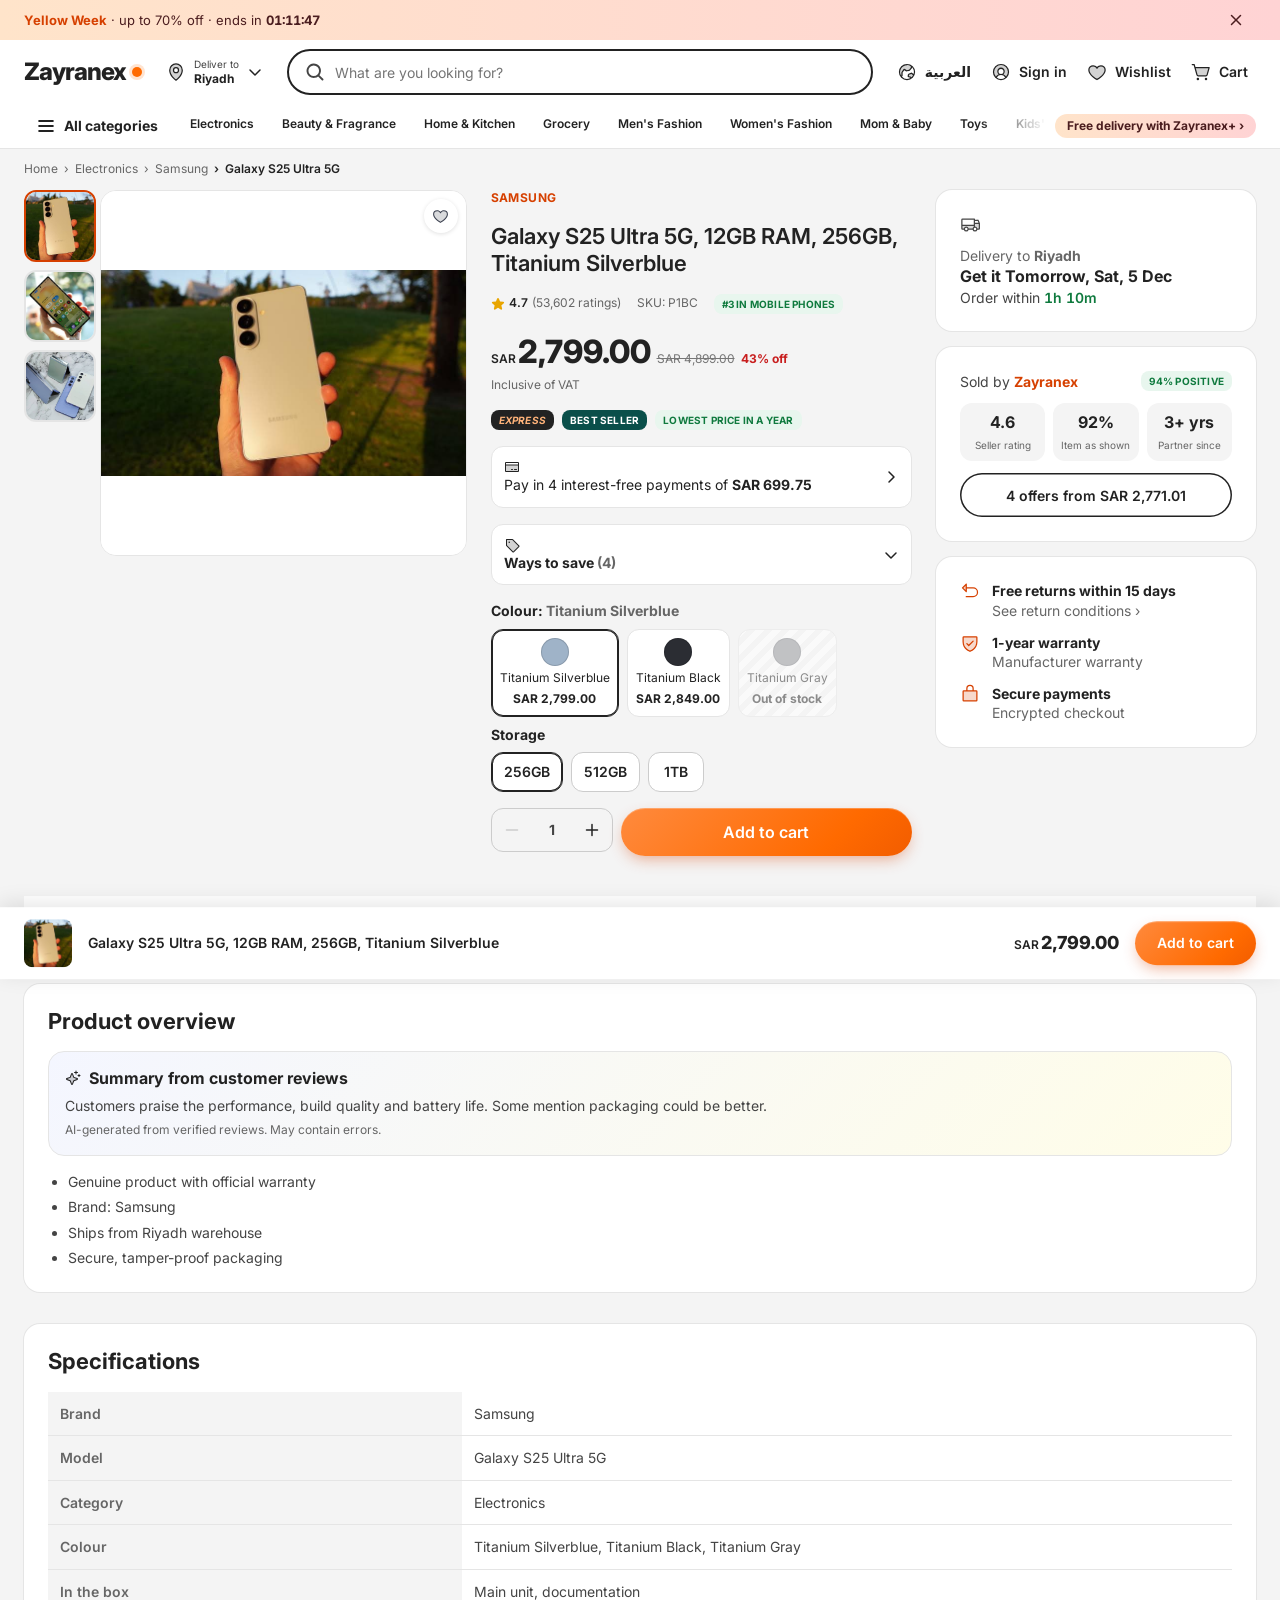
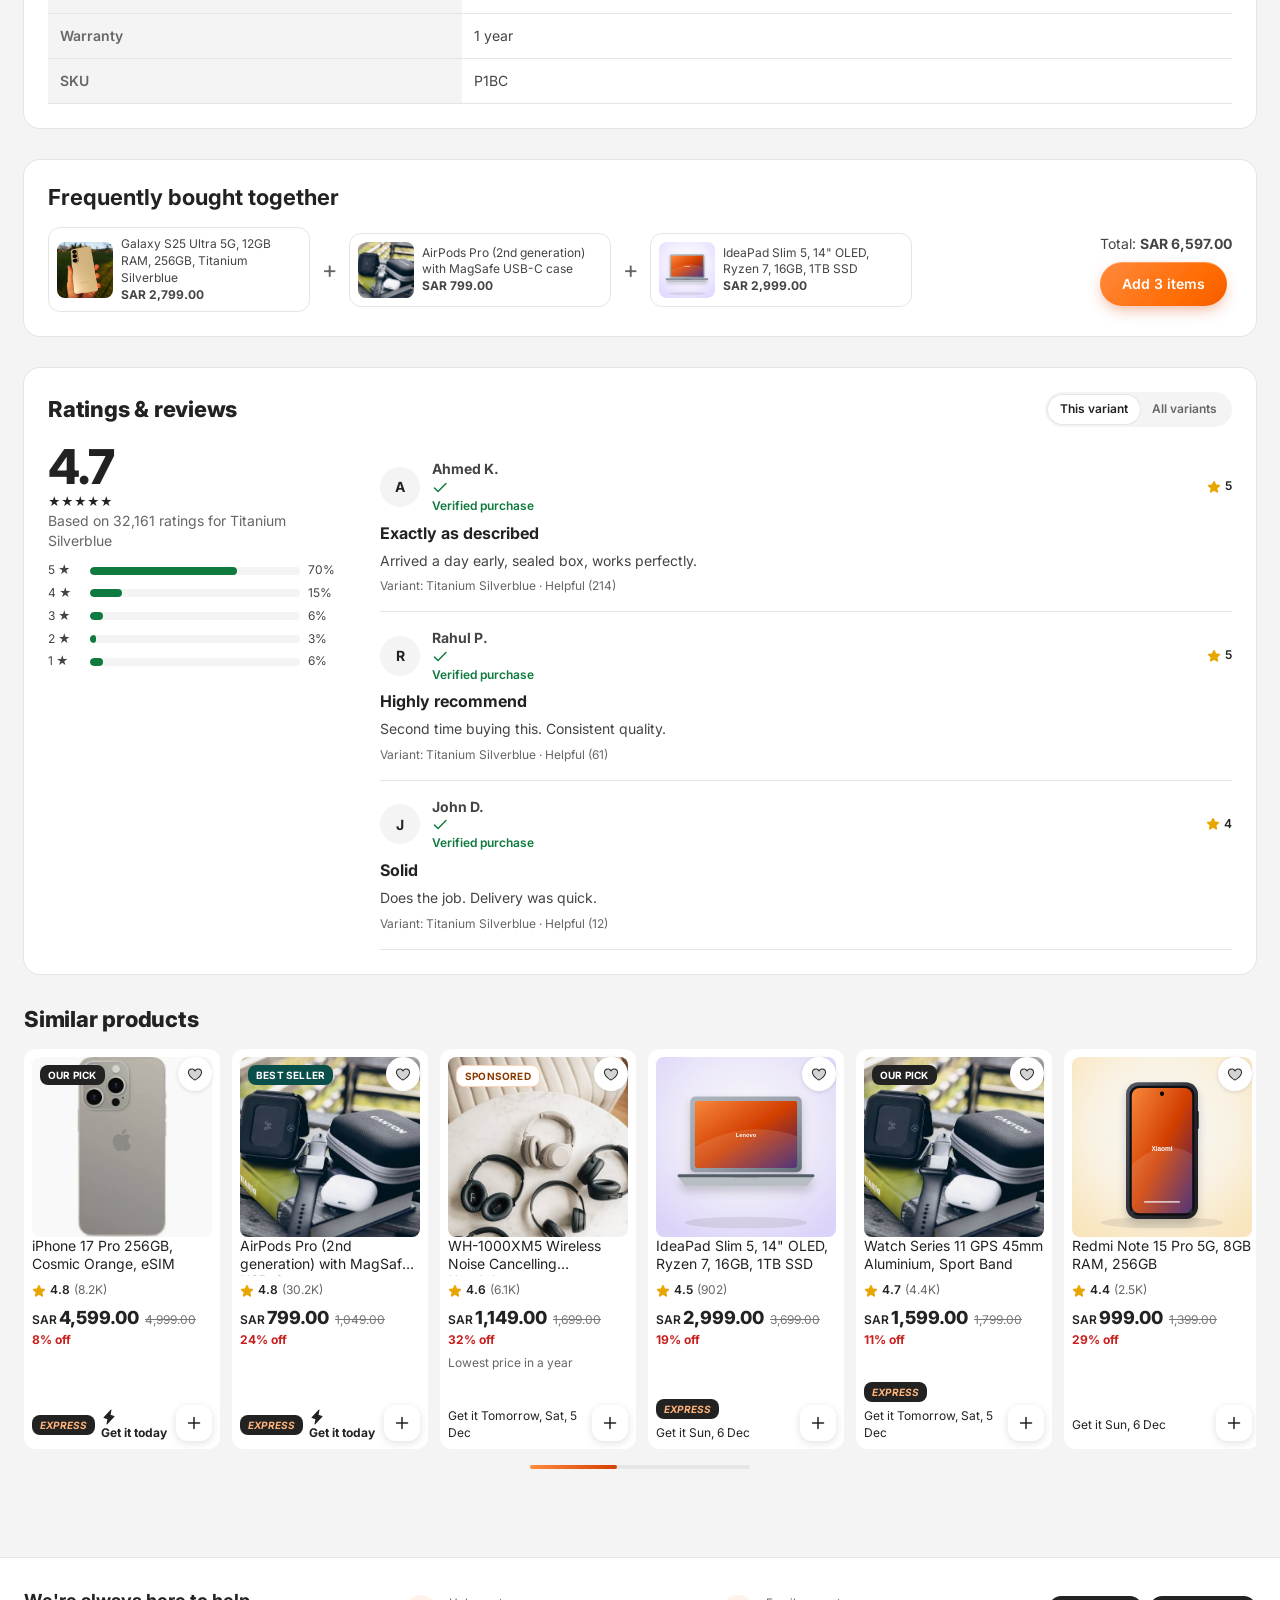
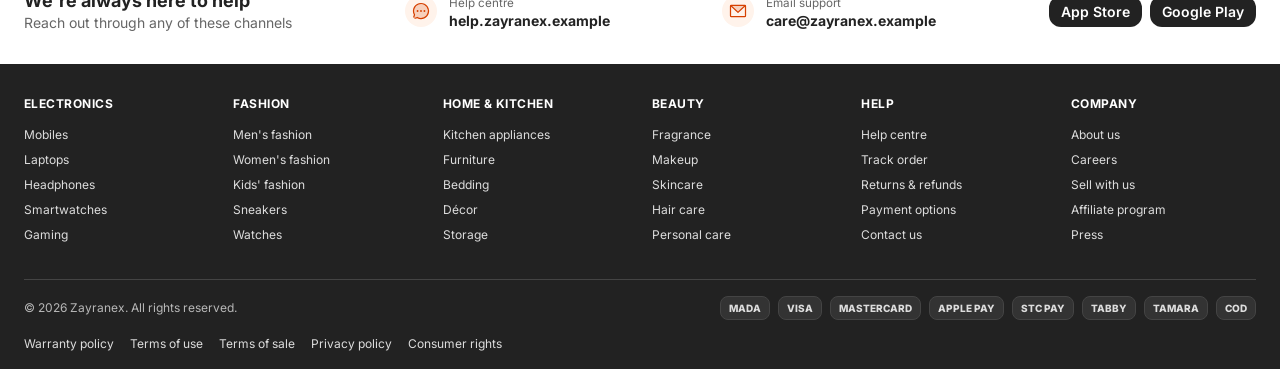
<file: product.html>
<!DOCTYPE html>
<html lang="en" dir="ltr">
<head>
<meta charset="utf-8">
<meta name="viewport" content="width=device-width, initial-scale=1">
<meta name="theme-color" content="#ff6a00">
<title>Product details | Zayranex</title>
<meta name="description" content="Product details, delivery date, seller information and reviews.">
<link rel="preconnect" href="https://fonts.googleapis.com">
<link rel="preconnect" href="https://fonts.gstatic.com" crossorigin>
<link href="https://fonts.googleapis.com/css2?family=Inter:wght@400;500;600;700;800&display=swap" rel="stylesheet">
<link rel="stylesheet" href="css/styles.css">
<link rel="icon" href="favicon.svg" type="image/svg+xml">
<link rel="icon" href="img/favicon-32.png" type="image/png" sizes="32x32">
<link rel="apple-touch-icon" href="img/apple-touch-icon.png">
</head>
<body data-page="product">
<a class="skip-link" href="#main">Skip to content</a>
<svg xmlns="http://www.w3.org/2000/svg" style="display:none" aria-hidden="true">
<symbol id="i-search" viewBox="0 0 256 256" fill="currentColor"><path d="M232.49,215.51,185,168a92.12,92.12,0,1,0-17,17l47.53,47.54a12,12,0,0,0,17-17ZM44,112a68,68,0,1,1,68,68A68.07,68.07,0,0,1,44,112Z"/></symbol>
<symbol id="i-x" viewBox="0 0 256 256" fill="currentColor"><path d="M208.49,191.51a12,12,0,0,1-17,17L128,145,64.49,208.49a12,12,0,0,1-17-17L111,128,47.51,64.49a12,12,0,0,1,17-17L128,111l63.51-63.52a12,12,0,0,1,17,17L145,128Z"/></symbol>
<symbol id="i-cart" viewBox="0 0 256 256" fill="currentColor"><path d="M232,72l-25.63,92.28A16,16,0,0,1,191,176H92.16a16,16,0,0,1-15.41-11.72L51.11,72Z" opacity="0.2"/><path d="M104,216a16,16,0,1,1-16-16A16,16,0,0,1,104,216Zm88-16a16,16,0,1,0,16,16A16,16,0,0,0,192,200ZM239.71,74.14l-25.64,92.28A24.06,24.06,0,0,1,191,184H92.16A24.06,24.06,0,0,1,69,166.42L33.92,40H16a8,8,0,0,1,0-16H40a8,8,0,0,1,7.71,5.86L57.19,64H232a8,8,0,0,1,7.71,10.14ZM221.47,80H61.64l22.81,82.14A8,8,0,0,0,92.16,168H191a8,8,0,0,0,7.71-5.86Z"/></symbol>
<symbol id="i-heart" viewBox="0 0 256 256" fill="currentColor"><path d="M232,102c0,66-104,122-104,122S24,168,24,102A54,54,0,0,1,78,48c22.59,0,41.94,12.31,50,32,8.06-19.69,27.41-32,50-32A54,54,0,0,1,232,102Z" opacity="0.2"/><path d="M178,40c-20.65,0-38.73,8.88-50,23.89C116.73,48.88,98.65,40,78,40a62.07,62.07,0,0,0-62,62c0,70,103.79,126.66,108.21,129a8,8,0,0,0,7.58,0C136.21,228.66,240,172,240,102A62.07,62.07,0,0,0,178,40ZM128,214.8C109.74,204.16,32,155.69,32,102A46.06,46.06,0,0,1,78,56c19.45,0,35.78,10.36,42.6,27a8,8,0,0,0,14.8,0c6.82-16.67,23.15-27,42.6-27a46.06,46.06,0,0,1,46,46C224,155.61,146.24,204.15,128,214.8Z"/></symbol>
<symbol id="i-user" viewBox="0 0 256 256" fill="currentColor"><path d="M224,128a95.76,95.76,0,0,1-31.8,71.37A72,72,0,0,0,128,160a40,40,0,1,0-40-40,40,40,0,0,0,40,40,72,72,0,0,0-64.2,39.37h0A96,96,0,1,1,224,128Z" opacity="0.2"/><path d="M128,24A104,104,0,1,0,232,128,104.11,104.11,0,0,0,128,24ZM74.08,197.5a64,64,0,0,1,107.84,0,87.83,87.83,0,0,1-107.84,0ZM96,120a32,32,0,1,1,32,32A32,32,0,0,1,96,120Zm97.76,66.41a79.66,79.66,0,0,0-36.06-28.75,48,48,0,1,0-59.4,0,79.66,79.66,0,0,0-36.06,28.75,88,88,0,1,1,131.52,0Z"/></symbol>
<symbol id="i-box" viewBox="0 0 256 256" fill="currentColor"><path d="M128,129.09V232a8,8,0,0,1-3.84-1l-88-48.18a8,8,0,0,1-4.16-7V80.18a8,8,0,0,1,.7-3.25Z" opacity="0.2"/><path d="M223.68,66.15,135.68,18a15.88,15.88,0,0,0-15.36,0l-88,48.17a16,16,0,0,0-8.32,14v95.64a16,16,0,0,0,8.32,14l88,48.17a15.88,15.88,0,0,0,15.36,0l88-48.17a16,16,0,0,0,8.32-14V80.18A16,16,0,0,0,223.68,66.15ZM128,32l80.34,44-29.77,16.3-80.35-44ZM128,120,47.66,76l33.9-18.56,80.34,44ZM40,90l80,43.78v85.79L40,175.82Zm176,85.78h0l-80,43.79V133.82l32-17.51V152a8,8,0,0,0,16,0V107.55L216,90v85.77Z"/></symbol>
<symbol id="i-pin" viewBox="0 0 256 256" fill="currentColor"><path d="M128,24a80,80,0,0,0-80,80c0,72,80,128,80,128s80-56,80-128A80,80,0,0,0,128,24Zm0,112a32,32,0,1,1,32-32A32,32,0,0,1,128,136Z" opacity="0.2"/><path d="M128,64a40,40,0,1,0,40,40A40,40,0,0,0,128,64Zm0,64a24,24,0,1,1,24-24A24,24,0,0,1,128,128Zm0-112a88.1,88.1,0,0,0-88,88c0,31.4,14.51,64.68,42,96.25a254.19,254.19,0,0,0,41.45,38.3,8,8,0,0,0,9.18,0A254.19,254.19,0,0,0,174,200.25c27.45-31.57,42-64.85,42-96.25A88.1,88.1,0,0,0,128,16Zm0,206c-16.53-13-72-60.75-72-118a72,72,0,0,1,144,0C200,161.23,144.53,209,128,222Z"/></symbol>
<symbol id="i-globe" viewBox="0 0 256 256" fill="currentColor"><path d="M215,168.71a96.42,96.42,0,0,1-30.54,37l-9.36-9.37a8,8,0,0,0-3.63-2.09L150,188.59a8,8,0,0,1-5.88-8.9l2.38-16.2a8,8,0,0,1,4.84-6.22l30.46-12.66a8,8,0,0,1,8.47,1.49ZM159.89,105,182.06,79.2A8,8,0,0,0,184,74V50A96,96,0,0,0,50.49,184.65l9.92-6.52A8,8,0,0,0,64,171.49l.21-36.23a8.06,8.06,0,0,1,1.35-4.41l20.94-31.3a8,8,0,0,1,11.34-2l19.81,13a8.06,8.06,0,0,0,5.77,1.45l31.46-4.26A8,8,0,0,0,159.89,105Z" opacity="0.2"/><path d="M128,24A104,104,0,1,0,232,128,104.11,104.11,0,0,0,128,24Zm0,16a87.5,87.5,0,0,1,48,14.28V74L153.83,99.74,122.36,104l-.31-.22L102.38,90.92A16,16,0,0,0,79.87,95.1L58.93,126.4a16,16,0,0,0-2.7,8.81L56,171.44l-3.27,2.15A88,88,0,0,1,128,40ZM62.29,186.47l2.52-1.65A16,16,0,0,0,72,171.53l.21-36.23L93.17,104a3.62,3.62,0,0,0,.32.22l19.67,12.87a15.94,15.94,0,0,0,11.35,2.77L156,115.59a16,16,0,0,0,10-5.41l22.17-25.76A16,16,0,0,0,192,74V67.67A87.87,87.87,0,0,1,211.77,155l-16.14-14.76a16,16,0,0,0-16.93-3l-30.46,12.65a16.08,16.08,0,0,0-9.68,12.45l-2.39,16.19a16,16,0,0,0,11.77,17.81L169.4,202l2.36,2.37A87.88,87.88,0,0,1,62.29,186.47ZM185,195l-4.3-4.31a16,16,0,0,0-7.26-4.18L152,180.85l2.39-16.19L184.84,152,205,170.48A88.43,88.43,0,0,1,185,195Z"/></symbol>
<symbol id="i-chevron-down" viewBox="0 0 256 256" fill="currentColor"><path d="M216.49,104.49l-80,80a12,12,0,0,1-17,0l-80-80a12,12,0,0,1,17-17L128,159l71.51-71.52a12,12,0,0,1,17,17Z"/></symbol>
<symbol id="i-chevron-right" viewBox="0 0 256 256" fill="currentColor"><path d="M184.49,136.49l-80,80a12,12,0,0,1-17-17L159,128,87.51,56.49a12,12,0,1,1,17-17l80,80A12,12,0,0,1,184.49,136.49Z"/></symbol>
<symbol id="i-chevron-left" viewBox="0 0 256 256" fill="currentColor"><path d="M168.49,199.51a12,12,0,0,1-17,17l-80-80a12,12,0,0,1,0-17l80-80a12,12,0,0,1,17,17L97,128Z"/></symbol>
<symbol id="i-star" viewBox="0 0 256 256" fill="currentColor"><path d="M234.29,114.85l-45,38.83L203,211.75a16.4,16.4,0,0,1-24.5,17.82L128,198.49,77.47,229.57A16.4,16.4,0,0,1,53,211.75l13.76-58.07-45-38.83A16.46,16.46,0,0,1,31.08,86l59-4.76,22.76-55.08a16.36,16.36,0,0,1,30.27,0l22.75,55.08,59,4.76a16.46,16.46,0,0,1,9.37,28.86Z"/></symbol>
<symbol id="i-plus" viewBox="0 0 256 256" fill="currentColor"><path d="M228,128a12,12,0,0,1-12,12H140v76a12,12,0,0,1-24,0V140H40a12,12,0,0,1,0-24h76V40a12,12,0,0,1,24,0v76h76A12,12,0,0,1,228,128Z"/></symbol>
<symbol id="i-minus" viewBox="0 0 256 256" fill="currentColor"><path d="M228,128a12,12,0,0,1-12,12H40a12,12,0,0,1,0-24H216A12,12,0,0,1,228,128Z"/></symbol>
<symbol id="i-truck" viewBox="0 0 256 256" fill="currentColor"><path d="M248,120v64a8,8,0,0,1-8,8H216a24,24,0,0,0-48,0H104a24,24,0,0,0-48,0H32a8,8,0,0,1-8-8V144H184V120Z" opacity="0.2"/><path d="M255.42,117l-14-35A15.93,15.93,0,0,0,226.58,72H192V64a8,8,0,0,0-8-8H32A16,16,0,0,0,16,72V184a16,16,0,0,0,16,16H49a32,32,0,0,0,62,0h50a32,32,0,0,0,62,0h17a16,16,0,0,0,16-16V120A7.94,7.94,0,0,0,255.42,117ZM192,88h34.58l9.6,24H192ZM32,72H176v64H32ZM80,208a16,16,0,1,1,16-16A16,16,0,0,1,80,208Zm81-24H111a32,32,0,0,0-62,0H32V152H176v12.31A32.11,32.11,0,0,0,161,184Zm31,24a16,16,0,1,1,16-16A16,16,0,0,1,192,208Zm48-24H223a32.06,32.06,0,0,0-31-24V128h48Z"/></symbol>
<symbol id="i-shield" viewBox="0 0 256 256" fill="currentColor"><path d="M216,56v56c0,96-88,120-88,120S40,208,40,112V56a8,8,0,0,1,8-8H208A8,8,0,0,1,216,56Z" opacity="0.2"/><path d="M208,40H48A16,16,0,0,0,32,56v56c0,52.72,25.52,84.67,46.93,102.19,23.06,18.86,46,25.26,47,25.53a8,8,0,0,0,4.2,0c1-.27,23.91-6.67,47-25.53C198.48,196.67,224,164.72,224,112V56A16,16,0,0,0,208,40Zm0,72c0,37.07-13.66,67.16-40.6,89.42A129.3,129.3,0,0,1,128,223.62a128.25,128.25,0,0,1-38.92-21.81C61.82,179.51,48,149.3,48,112l0-56,160,0ZM82.34,141.66a8,8,0,0,1,11.32-11.32L112,148.69l50.34-50.35a8,8,0,0,1,11.32,11.32l-56,56a8,8,0,0,1-11.32,0Z"/></symbol>
<symbol id="i-return" viewBox="0 0 256 256" fill="currentColor"><path d="M80,40v96L32,88Z" opacity="0.2"/><path d="M168,80H88V40a8,8,0,0,0-13.66-5.66l-48,48a8,8,0,0,0,0,11.32l48,48A8,8,0,0,0,88,136V96h80a48,48,0,0,1,0,96H80a8,8,0,0,0,0,16h88a64,64,0,0,0,0-128ZM72,116.69,43.31,88,72,59.31Z"/></symbol>
<symbol id="i-lock" viewBox="0 0 256 256" fill="currentColor"><path d="M216,96V208a8,8,0,0,1-8,8H48a8,8,0,0,1-8-8V96a8,8,0,0,1,8-8H208A8,8,0,0,1,216,96Z" opacity="0.2"/><path d="M208,80H176V56a48,48,0,0,0-96,0V80H48A16,16,0,0,0,32,96V208a16,16,0,0,0,16,16H208a16,16,0,0,0,16-16V96A16,16,0,0,0,208,80ZM96,56a32,32,0,0,1,64,0V80H96ZM208,208H48V96H208V208Z"/></symbol>
<symbol id="i-check" viewBox="0 0 256 256" fill="currentColor"><path d="M232.49,80.49l-128,128a12,12,0,0,1-17,0l-56-56a12,12,0,1,1,17-17L96,183,215.51,63.51a12,12,0,0,1,17,17Z"/></symbol>
<symbol id="i-filter" viewBox="0 0 256 256" fill="currentColor"><path d="M128,80a24,24,0,1,1-24-24A24,24,0,0,1,128,80Zm40,72a24,24,0,1,0,24,24A24,24,0,0,0,168,152Z" opacity="0.2"/><path d="M40,88H73a32,32,0,0,0,62,0h81a8,8,0,0,0,0-16H135a32,32,0,0,0-62,0H40a8,8,0,0,0,0,16Zm64-24A16,16,0,1,1,88,80,16,16,0,0,1,104,64ZM216,168H199a32,32,0,0,0-62,0H40a8,8,0,0,0,0,16h97a32,32,0,0,0,62,0h17a8,8,0,0,0,0-16Zm-48,24a16,16,0,1,1,16-16A16,16,0,0,1,168,192Z"/></symbol>
<symbol id="i-home" viewBox="0 0 256 256" fill="currentColor"><path d="M216,120v96H152V152H104v64H40V120a8,8,0,0,1,2.34-5.66l80-80a8,8,0,0,1,11.32,0l80,80A8,8,0,0,1,216,120Z" opacity="0.2"/><path d="M219.31,108.68l-80-80a16,16,0,0,0-22.62,0l-80,80A15.87,15.87,0,0,0,32,120v96a8,8,0,0,0,8,8h64a8,8,0,0,0,8-8V160h32v56a8,8,0,0,0,8,8h64a8,8,0,0,0,8-8V120A15.87,15.87,0,0,0,219.31,108.68ZM208,208H160V152a8,8,0,0,0-8-8H104a8,8,0,0,0-8,8v56H48V120l80-80,80,80Z"/></symbol>
<symbol id="i-grid" viewBox="0 0 256 256" fill="currentColor"><path d="M112,56v48a8,8,0,0,1-8,8H56a8,8,0,0,1-8-8V56a8,8,0,0,1,8-8h48A8,8,0,0,1,112,56Zm88-8H152a8,8,0,0,0-8,8v48a8,8,0,0,0,8,8h48a8,8,0,0,0,8-8V56A8,8,0,0,0,200,48Zm-96,96H56a8,8,0,0,0-8,8v48a8,8,0,0,0,8,8h48a8,8,0,0,0,8-8V152A8,8,0,0,0,104,144Zm96,0H152a8,8,0,0,0-8,8v48a8,8,0,0,0,8,8h48a8,8,0,0,0,8-8V152A8,8,0,0,0,200,144Z" opacity="0.2"/><path d="M200,136H152a16,16,0,0,0-16,16v48a16,16,0,0,0,16,16h48a16,16,0,0,0,16-16V152A16,16,0,0,0,200,136Zm0,64H152V152h48v48ZM104,40H56A16,16,0,0,0,40,56v48a16,16,0,0,0,16,16h48a16,16,0,0,0,16-16V56A16,16,0,0,0,104,40Zm0,64H56V56h48v48Zm96-64H152a16,16,0,0,0-16,16v48a16,16,0,0,0,16,16h48a16,16,0,0,0,16-16V56A16,16,0,0,0,200,40Zm0,64H152V56h48v48Zm-96,32H56a16,16,0,0,0-16,16v48a16,16,0,0,0,16,16h48a16,16,0,0,0,16-16V152A16,16,0,0,0,104,136Zm0,64H56V152h48v48Z"/></symbol>
<symbol id="i-pause" viewBox="0 0 256 256" fill="currentColor"><path d="M216,48V208a16,16,0,0,1-16,16H160a16,16,0,0,1-16-16V48a16,16,0,0,1,16-16h40A16,16,0,0,1,216,48ZM96,32H56A16,16,0,0,0,40,48V208a16,16,0,0,0,16,16H96a16,16,0,0,0,16-16V48A16,16,0,0,0,96,32Z"/></symbol>
<symbol id="i-play" viewBox="0 0 256 256" fill="currentColor"><path d="M240,128a15.74,15.74,0,0,1-7.6,13.51L88.32,229.65a16,16,0,0,1-16.2.3A15.86,15.86,0,0,1,64,216.13V39.87a15.86,15.86,0,0,1,8.12-13.82,16,16,0,0,1,16.2.3L232.4,114.49A15.74,15.74,0,0,1,240,128Z"/></symbol>
<symbol id="i-phone" viewBox="0 0 256 256" fill="currentColor"><path d="M223.94,174.08A48.33,48.33,0,0,1,176,216,136,136,0,0,1,40,80,48.33,48.33,0,0,1,81.92,32.06a8,8,0,0,1,8.3,4.8l21.13,47.2a8,8,0,0,1-.66,7.53L89.32,117a7.93,7.93,0,0,0-.54,7.81c8.27,16.93,25.77,34.22,42.75,42.41a7.92,7.92,0,0,0,7.83-.59l25-21.3a8,8,0,0,1,7.59-.69l47.16,21.13A8,8,0,0,1,223.94,174.08Z" opacity="0.2"/><path d="M222.37,158.46l-47.11-21.11-.13-.06a16,16,0,0,0-15.17,1.4,8.12,8.12,0,0,0-.75.56L134.87,160c-15.42-7.49-31.34-23.29-38.83-38.51l20.78-24.71c.2-.25.39-.5.57-.77a16,16,0,0,0,1.32-15.06l0-.12L97.54,33.64a16,16,0,0,0-16.62-9.52A56.26,56.26,0,0,0,32,80c0,79.4,64.6,144,144,144a56.26,56.26,0,0,0,55.88-48.92A16,16,0,0,0,222.37,158.46ZM176,208A128.14,128.14,0,0,1,48,80,40.2,40.2,0,0,1,82.87,40a.61.61,0,0,0,0,.12l21,47L83.2,111.86a6.13,6.13,0,0,0-.57.77,16,16,0,0,0-1,15.7c9.06,18.53,27.73,37.06,46.46,46.11a16,16,0,0,0,15.75-1.14,8.44,8.44,0,0,0,.74-.56L168.89,152l47,21.05h0s.08,0,.11,0A40.21,40.21,0,0,1,176,208Z"/></symbol>
<symbol id="i-mail" viewBox="0 0 256 256" fill="currentColor"><path d="M224,56l-96,88L32,56Z" opacity="0.2"/><path d="M224,48H32a8,8,0,0,0-8,8V192a16,16,0,0,0,16,16H216a16,16,0,0,0,16-16V56A8,8,0,0,0,224,48ZM203.43,64,128,133.15,52.57,64ZM216,192H40V74.19l82.59,75.71a8,8,0,0,0,10.82,0L216,74.19V192Z"/></symbol>
<symbol id="i-chat" viewBox="0 0 256 256" fill="currentColor"><path d="M224,128A96,96,0,0,1,79.93,211.11h0L42.54,223.58a8,8,0,0,1-10.12-10.12l12.47-37.39h0A96,96,0,1,1,224,128Z" opacity="0.2"/><path d="M128,24A104,104,0,0,0,36.18,176.88L24.83,210.93a16,16,0,0,0,20.24,20.24l34.05-11.35A104,104,0,1,0,128,24Zm0,192a87.87,87.87,0,0,1-44.06-11.81,8,8,0,0,0-4-1.08,7.85,7.85,0,0,0-2.53.42L40,216,52.47,178.6a8,8,0,0,0-.66-6.54A88,88,0,1,1,128,216Zm12-88a12,12,0,1,1-12-12A12,12,0,0,1,140,128Zm-44,0a12,12,0,1,1-12-12A12,12,0,0,1,96,128Zm88,0a12,12,0,1,1-12-12A12,12,0,0,1,184,128Z"/></symbol>
<symbol id="i-bolt" viewBox="0 0 256 256" fill="currentColor"><path d="M213.85,125.46l-112,120a8,8,0,0,1-13.69-7l14.66-73.33L45.19,143.49a8,8,0,0,1-3-13l112-120a8,8,0,0,1,13.69,7L153.18,90.9l57.63,21.61a8,8,0,0,1,3,12.95Z"/></symbol>
<symbol id="i-tag" viewBox="0 0 256 256" fill="currentColor"><path d="M237.66,153,153,237.66a8,8,0,0,1-11.31,0L42.34,138.34A8,8,0,0,1,40,132.69V40h92.69a8,8,0,0,1,5.65,2.34l99.32,99.32A8,8,0,0,1,237.66,153Z" opacity="0.2"/><path d="M243.31,136,144,36.69A15.86,15.86,0,0,0,132.69,32H40a8,8,0,0,0-8,8v92.69A15.86,15.86,0,0,0,36.69,144L136,243.31a16,16,0,0,0,22.63,0l84.68-84.68a16,16,0,0,0,0-22.63Zm-96,96L48,132.69V48h84.69L232,147.31ZM96,84A12,12,0,1,1,84,72,12,12,0,0,1,96,84Z"/></symbol>
<symbol id="i-trash" viewBox="0 0 256 256" fill="currentColor"><path d="M200,56V208a8,8,0,0,1-8,8H64a8,8,0,0,1-8-8V56Z" opacity="0.2"/><path d="M216,48H176V40a24,24,0,0,0-24-24H104A24,24,0,0,0,80,40v8H40a8,8,0,0,0,0,16h8V208a16,16,0,0,0,16,16H192a16,16,0,0,0,16-16V64h8a8,8,0,0,0,0-16ZM96,40a8,8,0,0,1,8-8h48a8,8,0,0,1,8,8v8H96Zm96,168H64V64H192ZM112,104v64a8,8,0,0,1-16,0V104a8,8,0,0,1,16,0Zm48,0v64a8,8,0,0,1-16,0V104a8,8,0,0,1,16,0Z"/></symbol>
<symbol id="i-sparkle" viewBox="0 0 256 256" fill="currentColor"><path d="M194.82,151.43l-55.09,20.3-20.3,55.09a7.92,7.92,0,0,1-14.86,0l-20.3-55.09-55.09-20.3a7.92,7.92,0,0,1,0-14.86l55.09-20.3,20.3-55.09a7.92,7.92,0,0,1,14.86,0l20.3,55.09,55.09,20.3A7.92,7.92,0,0,1,194.82,151.43Z" opacity="0.2"/><path d="M197.58,129.06,146,110l-19-51.62a15.92,15.92,0,0,0-29.88,0L78,110l-51.62,19a15.92,15.92,0,0,0,0,29.88L78,178l19,51.62a15.92,15.92,0,0,0,29.88,0L146,178l51.62-19a15.92,15.92,0,0,0,0-29.88ZM137,164.22a8,8,0,0,0-4.74,4.74L112,223.85,91.78,169A8,8,0,0,0,87,164.22L32.15,144,87,123.78A8,8,0,0,0,91.78,119L112,64.15,132.22,119a8,8,0,0,0,4.74,4.74L191.85,144ZM144,40a8,8,0,0,1,8-8h16V16a8,8,0,0,1,16,0V32h16a8,8,0,0,1,0,16H184V64a8,8,0,0,1-16,0V48H152A8,8,0,0,1,144,40ZM248,88a8,8,0,0,1-8,8h-8v8a8,8,0,0,1-16,0V96h-8a8,8,0,0,1,0-16h8V72a8,8,0,0,1,16,0v8h8A8,8,0,0,1,248,88Z"/></symbol>
<symbol id="i-arrow-up" viewBox="0 0 256 256" fill="currentColor"><path d="M208.49,120.49a12,12,0,0,1-17,0L140,69V216a12,12,0,0,1-24,0V69L64.49,120.49a12,12,0,0,1-17-17l72-72a12,12,0,0,1,17,0l72,72A12,12,0,0,1,208.49,120.49Z"/></symbol>
<symbol id="i-store" viewBox="0 0 256 256" fill="currentColor"><path d="M224,96v16a32,32,0,0,1-64,0V96H96v16a32,32,0,0,1-64,0V96L46.34,45.8A8,8,0,0,1,54,40H202a8,8,0,0,1,7.69,5.8Z" opacity="0.2"/><path d="M231.69,93.81,217.35,43.6A16.07,16.07,0,0,0,202,32H54A16.07,16.07,0,0,0,38.65,43.6L24.31,93.81A7.94,7.94,0,0,0,24,96v16a40,40,0,0,0,16,32v72a8,8,0,0,0,8,8H208a8,8,0,0,0,8-8V144a40,40,0,0,0,16-32V96A7.94,7.94,0,0,0,231.69,93.81ZM54,48H202l11.42,40H42.61Zm98,56v8a24,24,0,0,1-48,0v-8ZM51.06,132.2A24,24,0,0,1,40,112v-8H88v8a24,24,0,0,1-35.12,21.26A7.88,7.88,0,0,0,51.06,132.2ZM200,208H56V151.2a40.57,40.57,0,0,0,8,.8,40,40,0,0,0,32-16,40,40,0,0,0,64,0,40,40,0,0,0,32,16,40.57,40.57,0,0,0,8-.8Zm16-96a24,24,0,0,1-11.07,20.2,8.08,8.08,0,0,0-1.8,1.05A24,24,0,0,1,168,112v-8h48Z"/></symbol>
<symbol id="i-card" viewBox="0 0 256 256" fill="currentColor"><path d="M232,96v96a8,8,0,0,1-8,8H32a8,8,0,0,1-8-8V96Z" opacity="0.2"/><path d="M224,48H32A16,16,0,0,0,16,64V192a16,16,0,0,0,16,16H224a16,16,0,0,0,16-16V64A16,16,0,0,0,224,48Zm0,16V88H32V64Zm0,128H32V104H224v88Zm-16-24a8,8,0,0,1-8,8H168a8,8,0,0,1,0-16h32A8,8,0,0,1,208,168Zm-64,0a8,8,0,0,1-8,8H120a8,8,0,0,1,0-16h16A8,8,0,0,1,144,168Z"/></symbol>
<symbol id="i-wallet" viewBox="0 0 256 256" fill="currentColor"><path d="M224,80V192a8,8,0,0,1-8,8H56a16,16,0,0,1-16-16V56A16,16,0,0,0,56,72H216A8,8,0,0,1,224,80Z" opacity="0.2"/><path d="M216,64H56a8,8,0,0,1,0-16H192a8,8,0,0,0,0-16H56A24,24,0,0,0,32,56V184a24,24,0,0,0,24,24H216a16,16,0,0,0,16-16V80A16,16,0,0,0,216,64Zm0,128H56a8,8,0,0,1-8-8V78.63A23.84,23.84,0,0,0,56,80H216Zm-48-60a12,12,0,1,1,12,12A12,12,0,0,1,168,132Z"/></symbol>
<symbol id="i-info" viewBox="0 0 256 256" fill="currentColor"><path d="M224,128a96,96,0,1,1-96-96A96,96,0,0,1,224,128Z" opacity="0.2"/><path d="M144,176a8,8,0,0,1-8,8,16,16,0,0,1-16-16V128a8,8,0,0,1,0-16,16,16,0,0,1,16,16v40A8,8,0,0,1,144,176Zm88-48A104,104,0,1,1,128,24,104.11,104.11,0,0,1,232,128Zm-16,0a88,88,0,1,0-88,88A88.1,88.1,0,0,0,216,128ZM124,96a12,12,0,1,0-12-12A12,12,0,0,0,124,96Z"/></symbol>
<symbol id="i-clock" viewBox="0 0 256 256" fill="currentColor"><path d="M224,128a96,96,0,1,1-96-96A96,96,0,0,1,224,128Z" opacity="0.2"/><path d="M128,24A104,104,0,1,0,232,128,104.11,104.11,0,0,0,128,24Zm0,192a88,88,0,1,1,88-88A88.1,88.1,0,0,1,128,216Zm64-88a8,8,0,0,1-8,8H128a8,8,0,0,1-8-8V72a8,8,0,0,1,16,0v48h48A8,8,0,0,1,192,128Z"/></symbol>
<symbol id="i-menu" viewBox="0 0 256 256" fill="currentColor"><path d="M228,128a12,12,0,0,1-12,12H40a12,12,0,0,1,0-24H216A12,12,0,0,1,228,128ZM40,76H216a12,12,0,0,0,0-24H40a12,12,0,0,0,0,24ZM216,180H40a12,12,0,0,0,0,24H216a12,12,0,0,0,0-24Z"/></symbol>
<symbol id="i-logout" viewBox="0 0 256 256" fill="currentColor"><path d="M224,56V200a16,16,0,0,1-16,16H48V40H208A16,16,0,0,1,224,56Z" opacity="0.2"/><path d="M120,216a8,8,0,0,1-8,8H48a8,8,0,0,1-8-8V40a8,8,0,0,1,8-8h64a8,8,0,0,1,0,16H56V208h56A8,8,0,0,1,120,216Zm109.66-93.66-40-40a8,8,0,0,0-11.32,11.32L204.69,120H112a8,8,0,0,0,0,16h92.69l-26.35,26.34a8,8,0,0,0,11.32,11.32l40-40A8,8,0,0,0,229.66,122.34Z"/></symbol>
<symbol id="i-gift" viewBox="0 0 256 256" fill="currentColor"><path d="M208,128v72a8,8,0,0,1-8,8H56a8,8,0,0,1-8-8V128Z" opacity="0.2"/><path d="M216,72H180.92c.39-.33.79-.65,1.17-1A29.53,29.53,0,0,0,192,49.57,32.62,32.62,0,0,0,158.44,16,29.53,29.53,0,0,0,137,25.91a54.94,54.94,0,0,0-9,14.48,54.94,54.94,0,0,0-9-14.48A29.53,29.53,0,0,0,97.56,16,32.62,32.62,0,0,0,64,49.57,29.53,29.53,0,0,0,73.91,71c.38.33.78.65,1.17,1H40A16,16,0,0,0,24,88v32a16,16,0,0,0,16,16v64a16,16,0,0,0,16,16H200a16,16,0,0,0,16-16V136a16,16,0,0,0,16-16V88A16,16,0,0,0,216,72ZM149,36.51a13.69,13.69,0,0,1,10-4.5h.49A16.62,16.62,0,0,1,176,49.08a13.69,13.69,0,0,1-4.5,10c-9.49,8.4-25.24,11.36-35,12.4C137.7,60.89,141,45.5,149,36.51Zm-64.09.36A16.63,16.63,0,0,1,96.59,32h.49a13.69,13.69,0,0,1,10,4.5c8.39,9.48,11.35,25.2,12.39,34.92-9.72-1-25.44-4-34.92-12.39a13.69,13.69,0,0,1-4.5-10A16.6,16.6,0,0,1,84.87,36.87ZM40,88h80v32H40Zm16,48h64v64H56Zm144,64H136V136h64Zm16-80H136V88h80v32Z"/></symbol>
<symbol id="i-p-phone" viewBox="0 0 256 256" fill="currentColor"><path d="M192,56V200H64V56Z" opacity="0.2"/><path d="M176,16H80A24,24,0,0,0,56,40V216a24,24,0,0,0,24,24h96a24,24,0,0,0,24-24V40A24,24,0,0,0,176,16ZM72,64H184V192H72Zm8-32h96a8,8,0,0,1,8,8v8H72V40A8,8,0,0,1,80,32Zm96,192H80a8,8,0,0,1-8-8v-8H184v8A8,8,0,0,1,176,224Z"/></symbol>
<symbol id="i-p-laptop" viewBox="0 0 256 256" fill="currentColor"><path d="M216,72V176H40V72A16,16,0,0,1,56,56H200A16,16,0,0,1,216,72Z" opacity="0.2"/><path d="M232,168h-8V72a24,24,0,0,0-24-24H56A24,24,0,0,0,32,72v96H24a8,8,0,0,0-8,8v16a24,24,0,0,0,24,24H216a24,24,0,0,0,24-24V176A8,8,0,0,0,232,168ZM48,72a8,8,0,0,1,8-8H200a8,8,0,0,1,8,8v96H48ZM224,192a8,8,0,0,1-8,8H40a8,8,0,0,1-8-8v-8H224ZM152,88a8,8,0,0,1-8,8H112a8,8,0,0,1,0-16h32A8,8,0,0,1,152,88Z"/></symbol>
<symbol id="i-p-headphones" viewBox="0 0 256 256" fill="currentColor"><path d="M80,144v40a16,16,0,0,1-16,16H48a16,16,0,0,1-16-16V128H64A16,16,0,0,1,80,144Zm112-16a16,16,0,0,0-16,16v40a16,16,0,0,0,16,16h16a16,16,0,0,0,16-16V128Z" opacity="0.2"/><path d="M201.89,54.66A104.08,104.08,0,0,0,24,128v56a24,24,0,0,0,24,24H64a24,24,0,0,0,24-24V144a24,24,0,0,0-24-24H40.36A88,88,0,0,1,128,40h.67a87.71,87.71,0,0,1,87,80H192a24,24,0,0,0-24,24v40a24,24,0,0,0,24,24h16a24,24,0,0,0,24-24V128A103.41,103.41,0,0,0,201.89,54.66ZM64,136a8,8,0,0,1,8,8v40a8,8,0,0,1-8,8H48a8,8,0,0,1-8-8V136Zm152,48a8,8,0,0,1-8,8H192a8,8,0,0,1-8-8V144a8,8,0,0,1,8-8h24Z"/></symbol>
<symbol id="i-p-watch" viewBox="0 0 256 256" fill="currentColor"><path d="M200,128a72,72,0,1,1-72-72A72,72,0,0,1,200,128Z" opacity="0.2"/><path d="M208,128a79.94,79.94,0,0,0-32.7-64.47l-6.24-34.38A16,16,0,0,0,153.32,16H102.68A16,16,0,0,0,86.94,29.15L80.7,63.53a79.9,79.9,0,0,0,0,128.94l6.24,34.38A16,16,0,0,0,102.68,240h50.64a16,16,0,0,0,15.74-13.15l6.24-34.38A79.94,79.94,0,0,0,208,128ZM102.68,32h50.64l3.91,21.55a79.75,79.75,0,0,0-58.46,0ZM64,128a64,64,0,1,1,64,64A64.07,64.07,0,0,1,64,128Zm89.32,96H102.68l-3.91-21.55a79.75,79.75,0,0,0,58.46,0ZM120,128V88a8,8,0,0,1,16,0v32h32a8,8,0,0,1,0,16H128A8,8,0,0,1,120,128Z"/></symbol>
<symbol id="i-p-shirt" viewBox="0 0 256 256" fill="currentColor"><path d="M247.11,78.77l-19.27,36.81a8.44,8.44,0,0,1-7.5,4.42H192V40l51.78,28.25A7.81,7.81,0,0,1,247.11,78.77Zm-238.22,0,19.27,36.81a8.44,8.44,0,0,0,7.5,4.42H64V40L12.22,68.25A7.81,7.81,0,0,0,8.89,78.77Z" opacity="0.2"/><path d="M247.59,61.22,195.83,33A8,8,0,0,0,192,32H160a8,8,0,0,0-8,8,24,24,0,0,1-48,0,8,8,0,0,0-8-8H64a8,8,0,0,0-3.84,1L8.41,61.22A15.76,15.76,0,0,0,1.82,82.48l19.27,36.81A16.37,16.37,0,0,0,35.67,128H56v80a16,16,0,0,0,16,16H184a16,16,0,0,0,16-16V128h20.34a16.37,16.37,0,0,0,14.58-8.71l19.27-36.81A15.76,15.76,0,0,0,247.59,61.22ZM35.67,112a.62.62,0,0,1-.41-.13L16.09,75.26,56,53.48V112ZM184,208H72V48h16.8a40,40,0,0,0,78.38,0H184Zm36.75-96.14a.55.55,0,0,1-.41.14H200V53.48l39.92,21.78Z"/></symbol>
<symbol id="i-p-shoe" viewBox="0 0 256 256" fill="currentColor"><path d="M248,167.06V168H32V75.54A8,8,0,0,1,37.27,68L113,40.48a8,8,0,0,1,10,4.27L146.27,99.1a32,32,0,0,0,19.12,17.36l60.73,20.25A32,32,0,0,1,248,167.06Z" opacity="0.2"/><path d="M228.65,129.11l-60.73-20.24a24,24,0,0,1-14.32-13L130.39,41.6s0-.07,0-.1A16,16,0,0,0,110.25,33L34.53,60.49A16.05,16.05,0,0,0,24,75.53V192a16,16,0,0,0,16,16H240a16,16,0,0,0,16-16V167.06A40,40,0,0,0,228.65,129.11ZM40,75.53,115.72,48l7.11,16.63-21.56,7.85A8,8,0,0,0,104,88a7.91,7.91,0,0,0,2.73-.49l22.4-8.14,4.74,11.07-16.6,6A8,8,0,0,0,120,112a7.91,7.91,0,0,0,2.73-.49l17.6-6.4a40.06,40.06,0,0,0,7.68,10l-14.74,5.36A8,8,0,0,0,136,136a8.14,8.14,0,0,0,2.73-.48l28-10.18,56.87,18.95A24,24,0,0,1,238.93,160H40ZM240,192H40V176H240Z"/></symbol>
<symbol id="i-p-bottle" viewBox="0 0 256 256" fill="currentColor"><path d="M208,144a80,80,0,0,1-160,0c0-72,80-128,80-128S208,72,208,144Z" opacity="0.2"/><path d="M174,47.75a254.19,254.19,0,0,0-41.45-38.3,8,8,0,0,0-9.18,0A254.19,254.19,0,0,0,82,47.75C54.51,79.32,40,112.6,40,144a88,88,0,0,0,176,0C216,112.6,201.49,79.32,174,47.75ZM128,216a72.08,72.08,0,0,1-72-72c0-57.23,55.47-105,72-118,16.53,13,72,60.75,72,118A72.08,72.08,0,0,1,128,216Zm55.89-62.66a57.6,57.6,0,0,1-46.56,46.55A8.75,8.75,0,0,1,136,200a8,8,0,0,1-1.32-15.89c16.57-2.79,30.63-16.85,33.44-33.45a8,8,0,0,1,15.78,2.68Z"/></symbol>
<symbol id="i-p-sofa" viewBox="0 0 256 256" fill="currentColor"><path d="M240,120v48a8,8,0,0,1-8,8H24a8,8,0,0,1-8-8V120a8,8,0,0,1,8-8V72a8,8,0,0,1,8-8H224a8,8,0,0,1,8,8v40A8,8,0,0,1,240,120Z" opacity="0.2"/><path d="M240,106.17V72a16,16,0,0,0-16-16H32A16,16,0,0,0,16,72v34.17A16,16,0,0,0,8,120v48a16,16,0,0,0,16,16h8v16a8,8,0,0,0,16,0V184H208v16a8,8,0,0,0,16,0V184h8a16,16,0,0,0,16-16V120A16,16,0,0,0,240,106.17ZM224,104h-8a16,16,0,0,0-16,16v16H136V72h88ZM120,72v64H56V120a16,16,0,0,0-16-16H32V72Zm112,96H24V120H40v24a8,8,0,0,0,8,8H208a8,8,0,0,0,8-8V120h16Z"/></symbol>
<symbol id="i-p-toy" viewBox="0 0 256 256" fill="currentColor"><path d="M204,168a28,28,0,0,0,12-2.69V208a8,8,0,0,1-8,8H64a8,8,0,0,1-8-8V165.31a28,28,0,1,1,0-50.62V72a8,8,0,0,1,8-8h46.69a28,28,0,1,1,50.61,0H208a8,8,0,0,1,8,8v42.69A28,28,0,1,0,204,168Z" opacity="0.2"/><path d="M220.27,158.54a8,8,0,0,0-7.7-.46,20,20,0,1,1,0-36.16A8,8,0,0,0,224,114.69V72a16,16,0,0,0-16-16H171.78a35.36,35.36,0,0,0,.22-4,36.15,36.15,0,0,0-11.36-26.25,36,36,0,0,0-60.55,23.63,36.56,36.56,0,0,0,.14,6.62H64A16,16,0,0,0,48,72v32.22a35.36,35.36,0,0,0-4-.22,36.12,36.12,0,0,0-26.24,11.36,35.7,35.7,0,0,0-9.69,27,36.08,36.08,0,0,0,33.31,33.6,36.56,36.56,0,0,0,6.62-.14V208a16,16,0,0,0,16,16H208a16,16,0,0,0,16-16V165.31A8,8,0,0,0,220.27,158.54ZM208,208H64V165.31a8,8,0,0,0-11.43-7.23,20,20,0,1,1,0-36.16A8,8,0,0,0,64,114.69V72h46.69a8,8,0,0,0,7.23-11.43,20,20,0,1,1,36.16,0A8,8,0,0,0,161.31,72H208v32.23a35.68,35.68,0,0,0-6.62-.14A36,36,0,0,0,204,176a35.36,35.36,0,0,0,4-.22Z"/></symbol>
<symbol id="i-p-book" viewBox="0 0 256 256" fill="currentColor"><path d="M232,56V200H160a32,32,0,0,0-32,32V88a32,32,0,0,1,32-32Z" opacity="0.2"/><path d="M232,48H160a40,40,0,0,0-32,16A40,40,0,0,0,96,48H24a8,8,0,0,0-8,8V200a8,8,0,0,0,8,8H96a24,24,0,0,1,24,24,8,8,0,0,0,16,0,24,24,0,0,1,24-24h72a8,8,0,0,0,8-8V56A8,8,0,0,0,232,48ZM96,192H32V64H96a24,24,0,0,1,24,24V200A39.81,39.81,0,0,0,96,192Zm128,0H160a39.81,39.81,0,0,0-24,8V88a24,24,0,0,1,24-24h64ZM160,88h40a8,8,0,0,1,0,16H160a8,8,0,0,1,0-16Zm48,40a8,8,0,0,1-8,8H160a8,8,0,0,1,0-16h40A8,8,0,0,1,208,128Zm0,32a8,8,0,0,1-8,8H160a8,8,0,0,1,0-16h40A8,8,0,0,1,208,160Z"/></symbol>
<symbol id="i-p-ball" viewBox="0 0 256 256" fill="currentColor"><path d="M65.17,108.08l-33,25.34c-.1-1.8-.15-3.6-.15-5.42A95.61,95.61,0,0,1,53.23,67.78ZM46.92,179.42a96.12,96.12,0,0,0,57,41.52l-14.7-41.52Zm105.21,41.52a96.12,96.12,0,0,0,57-41.52H166.83ZM202.77,67.78l-11.94,40.3,33,25.34c.1-1.8.15-3.6.15-5.42A95.61,95.61,0,0,0,202.77,67.78Zm-38.52-28.7a96.34,96.34,0,0,0-72.5,0L128,64ZM152.72,160,168,115.5,128,88,88,115.5,103.28,160Z" opacity="0.2"/><path d="M128,24A104,104,0,1,0,232,128,104.11,104.11,0,0,0,128,24Zm76.52,147.42H170.9l-9.26-12.76,12.63-36.78,15-4.89,26.24,20.13A87.38,87.38,0,0,1,204.52,171.42Zm-164-34.3L66.71,117l15,4.89,12.63,36.78L85.1,171.42H51.48A87.38,87.38,0,0,1,40.47,137.12Zm10-50.64,5.51,18.6L40.71,116.77A87.33,87.33,0,0,1,50.43,86.48ZM109,152,97.54,118.65,128,97.71l30.46,20.94L147,152Zm91.07-46.92,5.51-18.6a87.33,87.33,0,0,1,9.72,30.29Zm-6.2-35.38-9.51,32.08-15.07,4.89L136,83.79V68.21l29.09-20A88.58,88.58,0,0,1,193.86,69.7ZM146.07,41.87,128,54.29,109.93,41.87a88.24,88.24,0,0,1,36.14,0ZM90.91,48.21l29.09,20V83.79L86.72,106.67l-15.07-4.89L62.14,69.7A88.58,88.58,0,0,1,90.91,48.21ZM63.15,187.42H83.52l7.17,20.27A88.4,88.4,0,0,1,63.15,187.42ZM110,214.13,98.12,180.71,107.35,168h41.3l9.23,12.71-11.83,33.42a88,88,0,0,1-36.1,0Zm55.36-6.44,7.17-20.27h20.37A88.4,88.4,0,0,1,165.31,207.69Z"/></symbol>
<symbol id="i-p-car" viewBox="0 0 256 256" fill="currentColor"><path d="M184,176h40v24a8,8,0,0,1-8,8H192a8,8,0,0,1-8-8ZM32,200a8,8,0,0,0,8,8H64a8,8,0,0,0,8-8V176H32ZM194.11,44.75A8,8,0,0,0,186.8,40H69.2a8,8,0,0,0-7.31,4.75L32,112H224Z" opacity="0.2"/><path d="M240,104H229.2L201.42,41.5A16,16,0,0,0,186.8,32H69.2a16,16,0,0,0-14.62,9.5L26.8,104H16a8,8,0,0,0,0,16h8v80a16,16,0,0,0,16,16H64a16,16,0,0,0,16-16V184h96v16a16,16,0,0,0,16,16h24a16,16,0,0,0,16-16V120h8a8,8,0,0,0,0-16ZM69.2,48H186.8l24.89,56H44.31ZM64,200H40V184H64Zm128,0V184h24v16Zm24-32H40V120H216ZM56,144a8,8,0,0,1,8-8H80a8,8,0,0,1,0,16H64A8,8,0,0,1,56,144Zm112,0a8,8,0,0,1,8-8h16a8,8,0,0,1,0,16H176A8,8,0,0,1,168,144Z"/></symbol>
<symbol id="i-p-baby" viewBox="0 0 256 256" fill="currentColor"><path d="M232,112H144V48a8,8,0,0,1,8-8h8A72,72,0,0,1,232,112Z" opacity="0.2"/><path d="M160,32h-8a16,16,0,0,0-16,16v56H55.2A40.07,40.07,0,0,0,16,72a8,8,0,0,0,0,16,24,24,0,0,1,24,24,80.09,80.09,0,0,0,80,80h40a80,80,0,0,0,0-160Zm63.48,72H166.81l41.86-33.49A63.73,63.73,0,0,1,223.48,104ZM160,48a63.59,63.59,0,0,1,36.69,11.61L152,95.35V48Zm0,128H120a64.09,64.09,0,0,1-63.5-56h167A64.09,64.09,0,0,1,160,176Zm-56,48a16,16,0,1,1-16-16A16,16,0,0,1,104,224Zm104,0a16,16,0,1,1-16-16A16,16,0,0,1,208,224Z"/></symbol>
<symbol id="i-p-pan" viewBox="0 0 256 256" fill="currentColor"><path d="M216,80V184a24,24,0,0,1-24,24H64a24,24,0,0,1-24-24V80Z" opacity="0.2"/><path d="M88,48V16a8,8,0,0,1,16,0V48a8,8,0,0,1-16,0Zm40,8a8,8,0,0,0,8-8V16a8,8,0,0,0-16,0V48A8,8,0,0,0,128,56Zm32,0a8,8,0,0,0,8-8V16a8,8,0,0,0-16,0V48A8,8,0,0,0,160,56Zm92.8,46.4L224,124v60a32,32,0,0,1-32,32H64a32,32,0,0,1-32-32V124L3.2,102.4a8,8,0,0,1,9.6-12.8L32,104V80a8,8,0,0,1,8-8H216a8,8,0,0,1,8,8v24l19.2-14.4a8,8,0,0,1,9.6,12.8ZM208,88H48v96a16,16,0,0,0,16,16H192a16,16,0,0,0,16-16Z"/></symbol>
<symbol id="i-p-tv" viewBox="0 0 256 256" fill="currentColor"><path d="M224,80V200a8,8,0,0,1-8,8H40a8,8,0,0,1-8-8V80a8,8,0,0,1,8-8H216A8,8,0,0,1,224,80Z" opacity="0.2"/><path d="M216,64H147.31l34.35-34.34a8,8,0,1,0-11.32-11.32L128,60.69,85.66,18.34A8,8,0,0,0,74.34,29.66L108.69,64H40A16,16,0,0,0,24,80V200a16,16,0,0,0,16,16H216a16,16,0,0,0,16-16V80A16,16,0,0,0,216,64Zm0,136H40V80H216V200Z"/></symbol>
<symbol id="i-p-camera" viewBox="0 0 256 256" fill="currentColor"><path d="M208,64H176L160,40H96L80,64H48A16,16,0,0,0,32,80V192a16,16,0,0,0,16,16H208a16,16,0,0,0,16-16V80A16,16,0,0,0,208,64ZM128,168a36,36,0,1,1,36-36A36,36,0,0,1,128,168Z" opacity="0.2"/><path d="M208,56H180.28L166.65,35.56A8,8,0,0,0,160,32H96a8,8,0,0,0-6.65,3.56L75.71,56H48A24,24,0,0,0,24,80V192a24,24,0,0,0,24,24H208a24,24,0,0,0,24-24V80A24,24,0,0,0,208,56Zm8,136a8,8,0,0,1-8,8H48a8,8,0,0,1-8-8V80a8,8,0,0,1,8-8H80a8,8,0,0,0,6.66-3.56L100.28,48h55.43l13.63,20.44A8,8,0,0,0,176,72h32a8,8,0,0,1,8,8ZM128,88a44,44,0,1,0,44,44A44.05,44.05,0,0,0,128,88Zm0,72a28,28,0,1,1,28-28A28,28,0,0,1,128,160Z"/></symbol>
<symbol id="i-p-milk" viewBox="0 0 256 256" fill="currentColor"><path d="M232,88,216.93,201.06A8,8,0,0,1,209,208H47a8,8,0,0,1-7.93-6.94L24,88Z" opacity="0.2"/><path d="M136,120v56a8,8,0,0,1-16,0V120a8,8,0,0,1,16,0Zm36.84-.8-5.6,56A8,8,0,0,0,174.4,184a7.32,7.32,0,0,0,.81,0,8,8,0,0,0,7.95-7.2l5.6-56a8,8,0,0,0-15.92-1.6Zm-89.68,0a8,8,0,0,0-15.92,1.6l5.6,56a8,8,0,0,0,8,7.2,7.32,7.32,0,0,0,.81,0,8,8,0,0,0,7.16-8.76ZM239.93,89.06,224.86,202.12A16.06,16.06,0,0,1,209,216H47a16.06,16.06,0,0,1-15.86-13.88L16.07,89.06A8,8,0,0,1,24,80H68.37L122,18.73a8,8,0,0,1,12,0L187.63,80H232a8,8,0,0,1,7.93,9.06ZM89.63,80h76.74L128,36.15ZM222.86,96H33.14L47,200H209Z"/></symbol>
<symbol id="i-p-perfume" viewBox="0 0 256 256" fill="currentColor"><path d="M200,211.47V224a8,8,0,0,1-8,8H88a8,8,0,0,1-8-8V167.38a32,32,0,0,1,12-25l16-12.78a32,32,0,0,0,12-25V72h40A263.14,263.14,0,0,1,200,211.47Z" opacity="0.2"/><path d="M200,80a8,8,0,0,0,8-8,56.06,56.06,0,0,0-56-56H80A16,16,0,0,0,64,32V80a24,24,0,0,1-24,24,8,8,0,0,0,0,16A40,40,0,0,0,80,80h32v24.62a23.87,23.87,0,0,1-9,18.74L87,136.15a39.79,39.79,0,0,0-15,31.23V224a16,16,0,0,0,16,16H192a16,16,0,0,0,16-16V211.47A270.88,270.88,0,0,0,174,80ZM80,32h72a40.08,40.08,0,0,1,39.2,32H80ZM192,211.47V224H88V167.38a23.87,23.87,0,0,1,9-18.74l16-12.79a39.79,39.79,0,0,0,15-31.23V80h27.52A254.86,254.86,0,0,1,192,211.47Z"/></symbol>
</svg>
<header class="site-header" id="site-header">
  <div class="container header-main">
    <a class="logo" href="index.html" aria-label="Zayranex Home">Zayranex<span class="logo-dot" aria-hidden="true"></span></a>
    <button class="deliver-to" type="button" data-open-modal="deliver-modal" aria-haspopup="dialog">
      <svg class="icon" aria-hidden="true"><use href="#i-pin"/></svg>
      <span><small>Deliver to</small><strong id="deliver-label">Riyadh</strong></span>
      <svg class="icon-sm" aria-hidden="true"><use href="#i-chevron-down"/></svg>
    </button>
    <div class="search" role="search">
      <form class="search-form" action="search.html" method="get" id="search-form">
        <label for="q" class="sr-only">Search products, brands and categories</label>
        <svg class="icon" aria-hidden="true"><use href="#i-search"/></svg>
        <input class="search-input" id="q" name="q" type="search" autocomplete="off"
               placeholder="What are you looking for?" role="combobox" aria-expanded="false"
               aria-controls="search-listbox" aria-autocomplete="list">
        <button class="search-clear hidden" type="button" id="search-clear" aria-label="Clear search"><svg class="icon-sm" aria-hidden="true"><use href="#i-x"/></svg></button>
      </form>
      <div class="search-panel hidden" id="search-panel">
        <ul id="search-listbox" role="listbox" aria-label="Search suggestions"></ul>
      </div>
    </div>
    <nav class="header-actions" aria-label="Account and cart">
      <button class="header-action hide-sm" type="button" id="lang-toggle" aria-label="Switch to Arabic">
        <svg class="icon" aria-hidden="true"><use href="#i-globe"/></svg><span class="label">العربية</span>
      </button>
      <div class="account-menu">
        <button class="header-action" type="button" id="account-btn" aria-haspopup="menu" aria-expanded="false" aria-controls="account-dropdown">
          <svg class="icon" aria-hidden="true"><use href="#i-user"/></svg><span class="label" id="account-label">Sign in</span>
        </button>
        <div class="dropdown hidden" id="account-dropdown" role="menu">
          <a role="menuitem" href="account.html#orders">Orders</a>
          <a role="menuitem" href="account.html#returns">Returns</a>
          <a role="menuitem" href="account.html#addresses">Addresses</a>
          <a role="menuitem" href="account.html#payments">Payments</a>
          <a role="menuitem" href="account.html#credits">Wallet &amp; credits</a>
          <hr>
          <a role="menuitem" href="login.html" id="auth-link">Sign in / Sign up</a>
        </div>
      </div>
      <a class="header-action hide-sm" href="account.html#wishlist"><svg class="icon" aria-hidden="true"><use href="#i-heart"/></svg><span class="label">Wishlist</span></a>
      <a class="header-action" href="cart.html" aria-label="Cart">
        <svg class="icon" aria-hidden="true"><use href="#i-cart"/></svg><span class="cart-count" data-cart-count hidden>0</span><span class="label">Cart</span>
      </a>
    </nav>
  </div>
  <nav class="dept-nav" aria-label="Departments">
    <div class="container dept-row">
      <button class="all-cats" type="button" id="all-cats-btn" aria-controls="cat-drawer"><svg class="icon" aria-hidden="true"><use href="#i-menu"/></svg> All categories</button>
      <ul class="dept-list" id="dept-list"><li class="dept-item" data-mega="electronics"><a href="search.html?c=electronics" aria-haspopup="true" aria-expanded="false" aria-controls="mega-electronics">Electronics</a></li><li class="dept-item" data-mega="beauty"><a href="search.html?c=beauty" aria-haspopup="true" aria-expanded="false" aria-controls="mega-beauty">Beauty & Fragrance</a></li><li class="dept-item" data-mega="home"><a href="search.html?c=home" aria-haspopup="true" aria-expanded="false" aria-controls="mega-home">Home & Kitchen</a></li><li class="dept-item" data-mega="grocery"><a href="search.html?c=grocery" aria-haspopup="true" aria-expanded="false" aria-controls="mega-grocery">Grocery</a></li><li class="dept-item" data-mega="men"><a href="search.html?c=men" aria-haspopup="true" aria-expanded="false" aria-controls="mega-men">Men's Fashion</a></li><li class="dept-item" data-mega="women"><a href="search.html?c=women" aria-haspopup="true" aria-expanded="false" aria-controls="mega-women">Women's Fashion</a></li><li class="dept-item" data-mega="baby"><a href="search.html?c=baby" aria-haspopup="true" aria-expanded="false" aria-controls="mega-baby">Mom & Baby</a></li><li class="dept-item" data-mega="toys"><a href="search.html?c=toys" aria-haspopup="true" aria-expanded="false" aria-controls="mega-toys">Toys</a></li><li class="dept-item" data-mega="kids"><a href="search.html?c=kids" aria-haspopup="true" aria-expanded="false" aria-controls="mega-kids">Kids' Fashion</a></li><li class="dept-item" data-mega="sports"><a href="search.html?c=sports" aria-haspopup="true" aria-expanded="false" aria-controls="mega-sports">Sports & Outdoors</a></li><li class="dept-item" data-mega="health"><a href="search.html?c=health" aria-haspopup="true" aria-expanded="false" aria-controls="mega-health">Health & Nutrition</a></li><li class="dept-item" data-mega="stationery"><a href="search.html?c=stationery" aria-haspopup="true" aria-expanded="false" aria-controls="mega-stationery">Stationery</a></li><li class="dept-item" data-mega="books"><a href="search.html?c=books" aria-haspopup="true" aria-expanded="false" aria-controls="mega-books">Books</a></li><li class="dept-item" data-mega="automotive"><a href="search.html?c=automotive" aria-haspopup="true" aria-expanded="false" aria-controls="mega-automotive">Automotive</a></li><li class="dept-item" data-mega="media"><a href="search.html?c=media" aria-haspopup="true" aria-expanded="false" aria-controls="mega-media">Music & Media</a></li></ul>
      <a class="promo-pill" href="account.html#membership">Free delivery with Zayranex+ ›</a>
    </div>
    <div class="mega" id="mega-electronics" hidden>
  <div class="container mega-inner">
    <div class="mega-group"><h3>Mobiles & Accessories</h3><ul><li><a href="search.html?c=electronics&amp;q=mobile phones">Mobile phones</a></li><li><a href="search.html?c=electronics&amp;q=cases & covers">Cases & covers</a></li><li><a href="search.html?c=electronics&amp;q=chargers & cables">Chargers & cables</a></li><li><a href="search.html?c=electronics&amp;q=power banks">Power banks</a></li><li><a href="search.html?c=electronics&amp;q=screen protectors">Screen protectors</a></li></ul></div><div class="mega-group"><h3>Laptops & Computers</h3><ul><li><a href="search.html?c=electronics&amp;q=laptops">Laptops</a></li><li><a href="search.html?c=electronics&amp;q=monitors">Monitors</a></li><li><a href="search.html?c=electronics&amp;q=keyboards & mice">Keyboards & mice</a></li><li><a href="search.html?c=electronics&amp;q=storage">Storage</a></li><li><a href="search.html?c=electronics&amp;q=printers">Printers</a></li></ul></div><div class="mega-group"><h3>Audio & Wearables</h3><ul><li><a href="search.html?c=electronics&amp;q=headphones">Headphones</a></li><li><a href="search.html?c=electronics&amp;q=earbuds">Earbuds</a></li><li><a href="search.html?c=electronics&amp;q=smartwatches">Smartwatches</a></li><li><a href="search.html?c=electronics&amp;q=speakers">Speakers</a></li><li><a href="search.html?c=electronics&amp;q=fitness trackers">Fitness trackers</a></li></ul></div><div class="mega-group"><h3>TV & Gaming</h3><ul><li><a href="search.html?c=electronics&amp;q=televisions">Televisions</a></li><li><a href="search.html?c=electronics&amp;q=consoles">Consoles</a></li><li><a href="search.html?c=electronics&amp;q=video games">Video games</a></li><li><a href="search.html?c=electronics&amp;q=streaming devices">Streaming devices</a></li><li><a href="search.html?c=electronics&amp;q=projectors">Projectors</a></li></ul></div>
    <a class="mega-promo slide-blue" href="search.html?c=electronics&amp;deal=1">
      <span class="badge badge-deal">Up to 60% off</span>
      <strong style="font-size:22px;margin-top:8px">Electronics deals</strong>
      <span>Shop the edit <svg class="icon-sm" aria-hidden="true"><use href="#i-chevron-right"/></svg></span>
    </a>
    <div class="mega-brands"><h3>Top brands</h3><ul class="pill-row"><li><a class="brand-logo" href="search.html?brand=Apple">Apple</a></li><li><a class="brand-logo" href="search.html?brand=Samsung">Samsung</a></li><li><a class="brand-logo" href="search.html?brand=Sony">Sony</a></li><li><a class="brand-logo" href="search.html?brand=Nike">Nike</a></li><li><a class="brand-logo" href="search.html?brand=Adidas">Adidas</a></li><li><a class="brand-logo" href="search.html?brand=Philips">Philips</a></li></ul></div>
  </div>
</div><div class="mega" id="mega-beauty" hidden>
  <div class="container mega-inner">
    <div class="mega-group"><h3>Fragrance</h3><ul><li><a href="search.html?c=beauty&amp;q=women's perfume">Women's perfume</a></li><li><a href="search.html?c=beauty&amp;q=men's perfume">Men's perfume</a></li><li><a href="search.html?c=beauty&amp;q=gift sets">Gift sets</a></li><li><a href="search.html?c=beauty&amp;q=body mists">Body mists</a></li></ul></div><div class="mega-group"><h3>Makeup</h3><ul><li><a href="search.html?c=beauty&amp;q=face">Face</a></li><li><a href="search.html?c=beauty&amp;q=eyes">Eyes</a></li><li><a href="search.html?c=beauty&amp;q=lips">Lips</a></li><li><a href="search.html?c=beauty&amp;q=nails">Nails</a></li><li><a href="search.html?c=beauty&amp;q=brushes">Brushes</a></li></ul></div><div class="mega-group"><h3>Skincare</h3><ul><li><a href="search.html?c=beauty&amp;q=cleansers">Cleansers</a></li><li><a href="search.html?c=beauty&amp;q=moisturisers">Moisturisers</a></li><li><a href="search.html?c=beauty&amp;q=serums">Serums</a></li><li><a href="search.html?c=beauty&amp;q=sunscreen">Sunscreen</a></li></ul></div><div class="mega-group"><h3>Hair care</h3><ul><li><a href="search.html?c=beauty&amp;q=shampoo">Shampoo</a></li><li><a href="search.html?c=beauty&amp;q=styling tools">Styling tools</a></li><li><a href="search.html?c=beauty&amp;q=hair oils">Hair oils</a></li><li><a href="search.html?c=beauty&amp;q=dryers">Dryers</a></li></ul></div>
    <a class="mega-promo slide-blue" href="search.html?c=beauty&amp;deal=1">
      <span class="badge badge-deal">Up to 60% off</span>
      <strong style="font-size:22px;margin-top:8px">Beauty & Fragrance deals</strong>
      <span>Shop the edit <svg class="icon-sm" aria-hidden="true"><use href="#i-chevron-right"/></svg></span>
    </a>
    <div class="mega-brands"><h3>Top brands</h3><ul class="pill-row"><li><a class="brand-logo" href="search.html?brand=Apple">Apple</a></li><li><a class="brand-logo" href="search.html?brand=Samsung">Samsung</a></li><li><a class="brand-logo" href="search.html?brand=Sony">Sony</a></li><li><a class="brand-logo" href="search.html?brand=Nike">Nike</a></li><li><a class="brand-logo" href="search.html?brand=Adidas">Adidas</a></li><li><a class="brand-logo" href="search.html?brand=Philips">Philips</a></li></ul></div>
  </div>
</div><div class="mega" id="mega-home" hidden>
  <div class="container mega-inner">
    <div class="mega-group"><h3>Kitchen</h3><ul><li><a href="search.html?c=home&amp;q=cookware">Cookware</a></li><li><a href="search.html?c=home&amp;q=small appliances">Small appliances</a></li><li><a href="search.html?c=home&amp;q=air fryers">Air fryers</a></li><li><a href="search.html?c=home&amp;q=coffee machines">Coffee machines</a></li><li><a href="search.html?c=home&amp;q=storage">Storage</a></li></ul></div><div class="mega-group"><h3>Furniture</h3><ul><li><a href="search.html?c=home&amp;q=living room">Living room</a></li><li><a href="search.html?c=home&amp;q=bedroom">Bedroom</a></li><li><a href="search.html?c=home&amp;q=office chairs">Office chairs</a></li><li><a href="search.html?c=home&amp;q=outdoor">Outdoor</a></li></ul></div><div class="mega-group"><h3>Home décor</h3><ul><li><a href="search.html?c=home&amp;q=lighting">Lighting</a></li><li><a href="search.html?c=home&amp;q=rugs">Rugs</a></li><li><a href="search.html?c=home&amp;q=wall art">Wall art</a></li><li><a href="search.html?c=home&amp;q=curtains">Curtains</a></li></ul></div><div class="mega-group"><h3>Bath & bedding</h3><ul><li><a href="search.html?c=home&amp;q=bed sheets">Bed sheets</a></li><li><a href="search.html?c=home&amp;q=pillows">Pillows</a></li><li><a href="search.html?c=home&amp;q=towels">Towels</a></li><li><a href="search.html?c=home&amp;q=mattresses">Mattresses</a></li></ul></div>
    <a class="mega-promo slide-blue" href="search.html?c=home&amp;deal=1">
      <span class="badge badge-deal">Up to 60% off</span>
      <strong style="font-size:22px;margin-top:8px">Home & Kitchen deals</strong>
      <span>Shop the edit <svg class="icon-sm" aria-hidden="true"><use href="#i-chevron-right"/></svg></span>
    </a>
    <div class="mega-brands"><h3>Top brands</h3><ul class="pill-row"><li><a class="brand-logo" href="search.html?brand=Apple">Apple</a></li><li><a class="brand-logo" href="search.html?brand=Samsung">Samsung</a></li><li><a class="brand-logo" href="search.html?brand=Sony">Sony</a></li><li><a class="brand-logo" href="search.html?brand=Nike">Nike</a></li><li><a class="brand-logo" href="search.html?brand=Adidas">Adidas</a></li><li><a class="brand-logo" href="search.html?brand=Philips">Philips</a></li></ul></div>
  </div>
</div><div class="mega" id="mega-grocery" hidden>
  <div class="container mega-inner">
    <div class="mega-group"><h3>Fresh</h3><ul><li><a href="search.html?c=grocery&amp;q=fruits">Fruits</a></li><li><a href="search.html?c=grocery&amp;q=vegetables">Vegetables</a></li><li><a href="search.html?c=grocery&amp;q=dairy & eggs">Dairy & eggs</a></li><li><a href="search.html?c=grocery&amp;q=bakery">Bakery</a></li></ul></div><div class="mega-group"><h3>Pantry</h3><ul><li><a href="search.html?c=grocery&amp;q=rice & grains">Rice & grains</a></li><li><a href="search.html?c=grocery&amp;q=oils">Oils</a></li><li><a href="search.html?c=grocery&amp;q=spices">Spices</a></li><li><a href="search.html?c=grocery&amp;q=breakfast">Breakfast</a></li></ul></div><div class="mega-group"><h3>Beverages</h3><ul><li><a href="search.html?c=grocery&amp;q=water">Water</a></li><li><a href="search.html?c=grocery&amp;q=juices">Juices</a></li><li><a href="search.html?c=grocery&amp;q=coffee">Coffee</a></li><li><a href="search.html?c=grocery&amp;q=tea">Tea</a></li></ul></div><div class="mega-group"><h3>Household</h3><ul><li><a href="search.html?c=grocery&amp;q=cleaning">Cleaning</a></li><li><a href="search.html?c=grocery&amp;q=laundry">Laundry</a></li><li><a href="search.html?c=grocery&amp;q=paper goods">Paper goods</a></li><li><a href="search.html?c=grocery&amp;q=pet food">Pet food</a></li></ul></div>
    <a class="mega-promo slide-blue" href="search.html?c=grocery&amp;deal=1">
      <span class="badge badge-deal">Up to 60% off</span>
      <strong style="font-size:22px;margin-top:8px">Grocery deals</strong>
      <span>Shop the edit <svg class="icon-sm" aria-hidden="true"><use href="#i-chevron-right"/></svg></span>
    </a>
    <div class="mega-brands"><h3>Top brands</h3><ul class="pill-row"><li><a class="brand-logo" href="search.html?brand=Apple">Apple</a></li><li><a class="brand-logo" href="search.html?brand=Samsung">Samsung</a></li><li><a class="brand-logo" href="search.html?brand=Sony">Sony</a></li><li><a class="brand-logo" href="search.html?brand=Nike">Nike</a></li><li><a class="brand-logo" href="search.html?brand=Adidas">Adidas</a></li><li><a class="brand-logo" href="search.html?brand=Philips">Philips</a></li></ul></div>
  </div>
</div><div class="mega" id="mega-men" hidden>
  <div class="container mega-inner">
    <div class="mega-group"><h3>Clothing</h3><ul><li><a href="search.html?c=men&amp;q=t-shirts & polos">T-shirts & polos</a></li><li><a href="search.html?c=men&amp;q=shirts">Shirts</a></li><li><a href="search.html?c=men&amp;q=jeans">Jeans</a></li><li><a href="search.html?c=men&amp;q=activewear">Activewear</a></li><li><a href="search.html?c=men&amp;q=sleepwear">Sleepwear</a></li></ul></div><div class="mega-group"><h3>Footwear</h3><ul><li><a href="search.html?c=men&amp;q=sneakers">Sneakers</a></li><li><a href="search.html?c=men&amp;q=formal shoes">Formal shoes</a></li><li><a href="search.html?c=men&amp;q=sandals">Sandals</a></li><li><a href="search.html?c=men&amp;q=sports shoes">Sports shoes</a></li></ul></div><div class="mega-group"><h3>Accessories</h3><ul><li><a href="search.html?c=men&amp;q=watches">Watches</a></li><li><a href="search.html?c=men&amp;q=wallets">Wallets</a></li><li><a href="search.html?c=men&amp;q=belts">Belts</a></li><li><a href="search.html?c=men&amp;q=sunglasses">Sunglasses</a></li></ul></div><div class="mega-group"><h3>Bags</h3><ul><li><a href="search.html?c=men&amp;q=backpacks">Backpacks</a></li><li><a href="search.html?c=men&amp;q=laptop bags">Laptop bags</a></li><li><a href="search.html?c=men&amp;q=travel">Travel</a></li></ul></div>
    <a class="mega-promo slide-blue" href="search.html?c=men&amp;deal=1">
      <span class="badge badge-deal">Up to 60% off</span>
      <strong style="font-size:22px;margin-top:8px">Men's Fashion deals</strong>
      <span>Shop the edit <svg class="icon-sm" aria-hidden="true"><use href="#i-chevron-right"/></svg></span>
    </a>
    <div class="mega-brands"><h3>Top brands</h3><ul class="pill-row"><li><a class="brand-logo" href="search.html?brand=Apple">Apple</a></li><li><a class="brand-logo" href="search.html?brand=Samsung">Samsung</a></li><li><a class="brand-logo" href="search.html?brand=Sony">Sony</a></li><li><a class="brand-logo" href="search.html?brand=Nike">Nike</a></li><li><a class="brand-logo" href="search.html?brand=Adidas">Adidas</a></li><li><a class="brand-logo" href="search.html?brand=Philips">Philips</a></li></ul></div>
  </div>
</div><div class="mega" id="mega-women" hidden>
  <div class="container mega-inner">
    <div class="mega-group"><h3>Clothing</h3><ul><li><a href="search.html?c=women&amp;q=dresses">Dresses</a></li><li><a href="search.html?c=women&amp;q=tops">Tops</a></li><li><a href="search.html?c=women&amp;q=abayas">Abayas</a></li><li><a href="search.html?c=women&amp;q=activewear">Activewear</a></li><li><a href="search.html?c=women&amp;q=lingerie">Lingerie</a></li></ul></div><div class="mega-group"><h3>Footwear</h3><ul><li><a href="search.html?c=women&amp;q=heels">Heels</a></li><li><a href="search.html?c=women&amp;q=flats">Flats</a></li><li><a href="search.html?c=women&amp;q=sneakers">Sneakers</a></li><li><a href="search.html?c=women&amp;q=sandals">Sandals</a></li></ul></div><div class="mega-group"><h3>Accessories</h3><ul><li><a href="search.html?c=women&amp;q=handbags">Handbags</a></li><li><a href="search.html?c=women&amp;q=jewellery">Jewellery</a></li><li><a href="search.html?c=women&amp;q=watches">Watches</a></li><li><a href="search.html?c=women&amp;q=scarves">Scarves</a></li></ul></div><div class="mega-group"><h3>Beauty picks</h3><ul><li><a href="search.html?c=women&amp;q=bestsellers">Bestsellers</a></li><li><a href="search.html?c=women&amp;q=new arrivals">New arrivals</a></li></ul></div>
    <a class="mega-promo slide-blue" href="search.html?c=women&amp;deal=1">
      <span class="badge badge-deal">Up to 60% off</span>
      <strong style="font-size:22px;margin-top:8px">Women's Fashion deals</strong>
      <span>Shop the edit <svg class="icon-sm" aria-hidden="true"><use href="#i-chevron-right"/></svg></span>
    </a>
    <div class="mega-brands"><h3>Top brands</h3><ul class="pill-row"><li><a class="brand-logo" href="search.html?brand=Apple">Apple</a></li><li><a class="brand-logo" href="search.html?brand=Samsung">Samsung</a></li><li><a class="brand-logo" href="search.html?brand=Sony">Sony</a></li><li><a class="brand-logo" href="search.html?brand=Nike">Nike</a></li><li><a class="brand-logo" href="search.html?brand=Adidas">Adidas</a></li><li><a class="brand-logo" href="search.html?brand=Philips">Philips</a></li></ul></div>
  </div>
</div><div class="mega" id="mega-baby" hidden>
  <div class="container mega-inner">
    <div class="mega-group"><h3>Shop by category</h3><ul><li><a href="search.html?c=baby&amp;q=new arrivals">New arrivals</a></li><li><a href="search.html?c=baby&amp;q=bestsellers">Bestsellers</a></li><li><a href="search.html?c=baby&amp;q=top rated">Top rated</a></li><li><a href="search.html?c=baby&amp;q=under aed 99">Under SAR 99</a></li></ul></div><div class="mega-group"><h3>Popular</h3><ul><li><a href="search.html?c=baby&amp;q=gift ideas">Gift ideas</a></li><li><a href="search.html?c=baby&amp;q=premium picks">Premium picks</a></li><li><a href="search.html?c=baby&amp;q=everyday essentials">Everyday essentials</a></li></ul></div><div class="mega-group"><h3>Deals</h3><ul><li><a href="search.html?c=baby&amp;q=today's deals">Today's deals</a></li><li><a href="search.html?c=baby&amp;q=clearance">Clearance</a></li><li><a href="search.html?c=baby&amp;q=bundles">Bundles</a></li></ul></div><div class="mega-group"><h3>Services</h3><ul><li><a href="search.html?c=baby&amp;q=express delivery">Express delivery</a></li><li><a href="search.html?c=baby&amp;q=easy returns">Easy returns</a></li></ul></div>
    <a class="mega-promo slide-blue" href="search.html?c=baby&amp;deal=1">
      <span class="badge badge-deal">Up to 60% off</span>
      <strong style="font-size:22px;margin-top:8px">Mom & Baby deals</strong>
      <span>Shop the edit <svg class="icon-sm" aria-hidden="true"><use href="#i-chevron-right"/></svg></span>
    </a>
    <div class="mega-brands"><h3>Top brands</h3><ul class="pill-row"><li><a class="brand-logo" href="search.html?brand=Apple">Apple</a></li><li><a class="brand-logo" href="search.html?brand=Samsung">Samsung</a></li><li><a class="brand-logo" href="search.html?brand=Sony">Sony</a></li><li><a class="brand-logo" href="search.html?brand=Nike">Nike</a></li><li><a class="brand-logo" href="search.html?brand=Adidas">Adidas</a></li><li><a class="brand-logo" href="search.html?brand=Philips">Philips</a></li></ul></div>
  </div>
</div><div class="mega" id="mega-toys" hidden>
  <div class="container mega-inner">
    <div class="mega-group"><h3>Shop by category</h3><ul><li><a href="search.html?c=toys&amp;q=new arrivals">New arrivals</a></li><li><a href="search.html?c=toys&amp;q=bestsellers">Bestsellers</a></li><li><a href="search.html?c=toys&amp;q=top rated">Top rated</a></li><li><a href="search.html?c=toys&amp;q=under aed 99">Under SAR 99</a></li></ul></div><div class="mega-group"><h3>Popular</h3><ul><li><a href="search.html?c=toys&amp;q=gift ideas">Gift ideas</a></li><li><a href="search.html?c=toys&amp;q=premium picks">Premium picks</a></li><li><a href="search.html?c=toys&amp;q=everyday essentials">Everyday essentials</a></li></ul></div><div class="mega-group"><h3>Deals</h3><ul><li><a href="search.html?c=toys&amp;q=today's deals">Today's deals</a></li><li><a href="search.html?c=toys&amp;q=clearance">Clearance</a></li><li><a href="search.html?c=toys&amp;q=bundles">Bundles</a></li></ul></div><div class="mega-group"><h3>Services</h3><ul><li><a href="search.html?c=toys&amp;q=express delivery">Express delivery</a></li><li><a href="search.html?c=toys&amp;q=easy returns">Easy returns</a></li></ul></div>
    <a class="mega-promo slide-blue" href="search.html?c=toys&amp;deal=1">
      <span class="badge badge-deal">Up to 60% off</span>
      <strong style="font-size:22px;margin-top:8px">Toys deals</strong>
      <span>Shop the edit <svg class="icon-sm" aria-hidden="true"><use href="#i-chevron-right"/></svg></span>
    </a>
    <div class="mega-brands"><h3>Top brands</h3><ul class="pill-row"><li><a class="brand-logo" href="search.html?brand=Apple">Apple</a></li><li><a class="brand-logo" href="search.html?brand=Samsung">Samsung</a></li><li><a class="brand-logo" href="search.html?brand=Sony">Sony</a></li><li><a class="brand-logo" href="search.html?brand=Nike">Nike</a></li><li><a class="brand-logo" href="search.html?brand=Adidas">Adidas</a></li><li><a class="brand-logo" href="search.html?brand=Philips">Philips</a></li></ul></div>
  </div>
</div><div class="mega" id="mega-kids" hidden>
  <div class="container mega-inner">
    <div class="mega-group"><h3>Shop by category</h3><ul><li><a href="search.html?c=kids&amp;q=new arrivals">New arrivals</a></li><li><a href="search.html?c=kids&amp;q=bestsellers">Bestsellers</a></li><li><a href="search.html?c=kids&amp;q=top rated">Top rated</a></li><li><a href="search.html?c=kids&amp;q=under aed 99">Under SAR 99</a></li></ul></div><div class="mega-group"><h3>Popular</h3><ul><li><a href="search.html?c=kids&amp;q=gift ideas">Gift ideas</a></li><li><a href="search.html?c=kids&amp;q=premium picks">Premium picks</a></li><li><a href="search.html?c=kids&amp;q=everyday essentials">Everyday essentials</a></li></ul></div><div class="mega-group"><h3>Deals</h3><ul><li><a href="search.html?c=kids&amp;q=today's deals">Today's deals</a></li><li><a href="search.html?c=kids&amp;q=clearance">Clearance</a></li><li><a href="search.html?c=kids&amp;q=bundles">Bundles</a></li></ul></div><div class="mega-group"><h3>Services</h3><ul><li><a href="search.html?c=kids&amp;q=express delivery">Express delivery</a></li><li><a href="search.html?c=kids&amp;q=easy returns">Easy returns</a></li></ul></div>
    <a class="mega-promo slide-blue" href="search.html?c=kids&amp;deal=1">
      <span class="badge badge-deal">Up to 60% off</span>
      <strong style="font-size:22px;margin-top:8px">Kids' Fashion deals</strong>
      <span>Shop the edit <svg class="icon-sm" aria-hidden="true"><use href="#i-chevron-right"/></svg></span>
    </a>
    <div class="mega-brands"><h3>Top brands</h3><ul class="pill-row"><li><a class="brand-logo" href="search.html?brand=Apple">Apple</a></li><li><a class="brand-logo" href="search.html?brand=Samsung">Samsung</a></li><li><a class="brand-logo" href="search.html?brand=Sony">Sony</a></li><li><a class="brand-logo" href="search.html?brand=Nike">Nike</a></li><li><a class="brand-logo" href="search.html?brand=Adidas">Adidas</a></li><li><a class="brand-logo" href="search.html?brand=Philips">Philips</a></li></ul></div>
  </div>
</div><div class="mega" id="mega-sports" hidden>
  <div class="container mega-inner">
    <div class="mega-group"><h3>Shop by category</h3><ul><li><a href="search.html?c=sports&amp;q=new arrivals">New arrivals</a></li><li><a href="search.html?c=sports&amp;q=bestsellers">Bestsellers</a></li><li><a href="search.html?c=sports&amp;q=top rated">Top rated</a></li><li><a href="search.html?c=sports&amp;q=under aed 99">Under SAR 99</a></li></ul></div><div class="mega-group"><h3>Popular</h3><ul><li><a href="search.html?c=sports&amp;q=gift ideas">Gift ideas</a></li><li><a href="search.html?c=sports&amp;q=premium picks">Premium picks</a></li><li><a href="search.html?c=sports&amp;q=everyday essentials">Everyday essentials</a></li></ul></div><div class="mega-group"><h3>Deals</h3><ul><li><a href="search.html?c=sports&amp;q=today's deals">Today's deals</a></li><li><a href="search.html?c=sports&amp;q=clearance">Clearance</a></li><li><a href="search.html?c=sports&amp;q=bundles">Bundles</a></li></ul></div><div class="mega-group"><h3>Services</h3><ul><li><a href="search.html?c=sports&amp;q=express delivery">Express delivery</a></li><li><a href="search.html?c=sports&amp;q=easy returns">Easy returns</a></li></ul></div>
    <a class="mega-promo slide-blue" href="search.html?c=sports&amp;deal=1">
      <span class="badge badge-deal">Up to 60% off</span>
      <strong style="font-size:22px;margin-top:8px">Sports & Outdoors deals</strong>
      <span>Shop the edit <svg class="icon-sm" aria-hidden="true"><use href="#i-chevron-right"/></svg></span>
    </a>
    <div class="mega-brands"><h3>Top brands</h3><ul class="pill-row"><li><a class="brand-logo" href="search.html?brand=Apple">Apple</a></li><li><a class="brand-logo" href="search.html?brand=Samsung">Samsung</a></li><li><a class="brand-logo" href="search.html?brand=Sony">Sony</a></li><li><a class="brand-logo" href="search.html?brand=Nike">Nike</a></li><li><a class="brand-logo" href="search.html?brand=Adidas">Adidas</a></li><li><a class="brand-logo" href="search.html?brand=Philips">Philips</a></li></ul></div>
  </div>
</div><div class="mega" id="mega-health" hidden>
  <div class="container mega-inner">
    <div class="mega-group"><h3>Shop by category</h3><ul><li><a href="search.html?c=health&amp;q=new arrivals">New arrivals</a></li><li><a href="search.html?c=health&amp;q=bestsellers">Bestsellers</a></li><li><a href="search.html?c=health&amp;q=top rated">Top rated</a></li><li><a href="search.html?c=health&amp;q=under aed 99">Under SAR 99</a></li></ul></div><div class="mega-group"><h3>Popular</h3><ul><li><a href="search.html?c=health&amp;q=gift ideas">Gift ideas</a></li><li><a href="search.html?c=health&amp;q=premium picks">Premium picks</a></li><li><a href="search.html?c=health&amp;q=everyday essentials">Everyday essentials</a></li></ul></div><div class="mega-group"><h3>Deals</h3><ul><li><a href="search.html?c=health&amp;q=today's deals">Today's deals</a></li><li><a href="search.html?c=health&amp;q=clearance">Clearance</a></li><li><a href="search.html?c=health&amp;q=bundles">Bundles</a></li></ul></div><div class="mega-group"><h3>Services</h3><ul><li><a href="search.html?c=health&amp;q=express delivery">Express delivery</a></li><li><a href="search.html?c=health&amp;q=easy returns">Easy returns</a></li></ul></div>
    <a class="mega-promo slide-blue" href="search.html?c=health&amp;deal=1">
      <span class="badge badge-deal">Up to 60% off</span>
      <strong style="font-size:22px;margin-top:8px">Health & Nutrition deals</strong>
      <span>Shop the edit <svg class="icon-sm" aria-hidden="true"><use href="#i-chevron-right"/></svg></span>
    </a>
    <div class="mega-brands"><h3>Top brands</h3><ul class="pill-row"><li><a class="brand-logo" href="search.html?brand=Apple">Apple</a></li><li><a class="brand-logo" href="search.html?brand=Samsung">Samsung</a></li><li><a class="brand-logo" href="search.html?brand=Sony">Sony</a></li><li><a class="brand-logo" href="search.html?brand=Nike">Nike</a></li><li><a class="brand-logo" href="search.html?brand=Adidas">Adidas</a></li><li><a class="brand-logo" href="search.html?brand=Philips">Philips</a></li></ul></div>
  </div>
</div><div class="mega" id="mega-stationery" hidden>
  <div class="container mega-inner">
    <div class="mega-group"><h3>Shop by category</h3><ul><li><a href="search.html?c=stationery&amp;q=new arrivals">New arrivals</a></li><li><a href="search.html?c=stationery&amp;q=bestsellers">Bestsellers</a></li><li><a href="search.html?c=stationery&amp;q=top rated">Top rated</a></li><li><a href="search.html?c=stationery&amp;q=under aed 99">Under SAR 99</a></li></ul></div><div class="mega-group"><h3>Popular</h3><ul><li><a href="search.html?c=stationery&amp;q=gift ideas">Gift ideas</a></li><li><a href="search.html?c=stationery&amp;q=premium picks">Premium picks</a></li><li><a href="search.html?c=stationery&amp;q=everyday essentials">Everyday essentials</a></li></ul></div><div class="mega-group"><h3>Deals</h3><ul><li><a href="search.html?c=stationery&amp;q=today's deals">Today's deals</a></li><li><a href="search.html?c=stationery&amp;q=clearance">Clearance</a></li><li><a href="search.html?c=stationery&amp;q=bundles">Bundles</a></li></ul></div><div class="mega-group"><h3>Services</h3><ul><li><a href="search.html?c=stationery&amp;q=express delivery">Express delivery</a></li><li><a href="search.html?c=stationery&amp;q=easy returns">Easy returns</a></li></ul></div>
    <a class="mega-promo slide-blue" href="search.html?c=stationery&amp;deal=1">
      <span class="badge badge-deal">Up to 60% off</span>
      <strong style="font-size:22px;margin-top:8px">Stationery deals</strong>
      <span>Shop the edit <svg class="icon-sm" aria-hidden="true"><use href="#i-chevron-right"/></svg></span>
    </a>
    <div class="mega-brands"><h3>Top brands</h3><ul class="pill-row"><li><a class="brand-logo" href="search.html?brand=Apple">Apple</a></li><li><a class="brand-logo" href="search.html?brand=Samsung">Samsung</a></li><li><a class="brand-logo" href="search.html?brand=Sony">Sony</a></li><li><a class="brand-logo" href="search.html?brand=Nike">Nike</a></li><li><a class="brand-logo" href="search.html?brand=Adidas">Adidas</a></li><li><a class="brand-logo" href="search.html?brand=Philips">Philips</a></li></ul></div>
  </div>
</div><div class="mega" id="mega-books" hidden>
  <div class="container mega-inner">
    <div class="mega-group"><h3>Shop by category</h3><ul><li><a href="search.html?c=books&amp;q=new arrivals">New arrivals</a></li><li><a href="search.html?c=books&amp;q=bestsellers">Bestsellers</a></li><li><a href="search.html?c=books&amp;q=top rated">Top rated</a></li><li><a href="search.html?c=books&amp;q=under aed 99">Under SAR 99</a></li></ul></div><div class="mega-group"><h3>Popular</h3><ul><li><a href="search.html?c=books&amp;q=gift ideas">Gift ideas</a></li><li><a href="search.html?c=books&amp;q=premium picks">Premium picks</a></li><li><a href="search.html?c=books&amp;q=everyday essentials">Everyday essentials</a></li></ul></div><div class="mega-group"><h3>Deals</h3><ul><li><a href="search.html?c=books&amp;q=today's deals">Today's deals</a></li><li><a href="search.html?c=books&amp;q=clearance">Clearance</a></li><li><a href="search.html?c=books&amp;q=bundles">Bundles</a></li></ul></div><div class="mega-group"><h3>Services</h3><ul><li><a href="search.html?c=books&amp;q=express delivery">Express delivery</a></li><li><a href="search.html?c=books&amp;q=easy returns">Easy returns</a></li></ul></div>
    <a class="mega-promo slide-blue" href="search.html?c=books&amp;deal=1">
      <span class="badge badge-deal">Up to 60% off</span>
      <strong style="font-size:22px;margin-top:8px">Books deals</strong>
      <span>Shop the edit <svg class="icon-sm" aria-hidden="true"><use href="#i-chevron-right"/></svg></span>
    </a>
    <div class="mega-brands"><h3>Top brands</h3><ul class="pill-row"><li><a class="brand-logo" href="search.html?brand=Apple">Apple</a></li><li><a class="brand-logo" href="search.html?brand=Samsung">Samsung</a></li><li><a class="brand-logo" href="search.html?brand=Sony">Sony</a></li><li><a class="brand-logo" href="search.html?brand=Nike">Nike</a></li><li><a class="brand-logo" href="search.html?brand=Adidas">Adidas</a></li><li><a class="brand-logo" href="search.html?brand=Philips">Philips</a></li></ul></div>
  </div>
</div><div class="mega" id="mega-automotive" hidden>
  <div class="container mega-inner">
    <div class="mega-group"><h3>Shop by category</h3><ul><li><a href="search.html?c=automotive&amp;q=new arrivals">New arrivals</a></li><li><a href="search.html?c=automotive&amp;q=bestsellers">Bestsellers</a></li><li><a href="search.html?c=automotive&amp;q=top rated">Top rated</a></li><li><a href="search.html?c=automotive&amp;q=under aed 99">Under SAR 99</a></li></ul></div><div class="mega-group"><h3>Popular</h3><ul><li><a href="search.html?c=automotive&amp;q=gift ideas">Gift ideas</a></li><li><a href="search.html?c=automotive&amp;q=premium picks">Premium picks</a></li><li><a href="search.html?c=automotive&amp;q=everyday essentials">Everyday essentials</a></li></ul></div><div class="mega-group"><h3>Deals</h3><ul><li><a href="search.html?c=automotive&amp;q=today's deals">Today's deals</a></li><li><a href="search.html?c=automotive&amp;q=clearance">Clearance</a></li><li><a href="search.html?c=automotive&amp;q=bundles">Bundles</a></li></ul></div><div class="mega-group"><h3>Services</h3><ul><li><a href="search.html?c=automotive&amp;q=express delivery">Express delivery</a></li><li><a href="search.html?c=automotive&amp;q=easy returns">Easy returns</a></li></ul></div>
    <a class="mega-promo slide-blue" href="search.html?c=automotive&amp;deal=1">
      <span class="badge badge-deal">Up to 60% off</span>
      <strong style="font-size:22px;margin-top:8px">Automotive deals</strong>
      <span>Shop the edit <svg class="icon-sm" aria-hidden="true"><use href="#i-chevron-right"/></svg></span>
    </a>
    <div class="mega-brands"><h3>Top brands</h3><ul class="pill-row"><li><a class="brand-logo" href="search.html?brand=Apple">Apple</a></li><li><a class="brand-logo" href="search.html?brand=Samsung">Samsung</a></li><li><a class="brand-logo" href="search.html?brand=Sony">Sony</a></li><li><a class="brand-logo" href="search.html?brand=Nike">Nike</a></li><li><a class="brand-logo" href="search.html?brand=Adidas">Adidas</a></li><li><a class="brand-logo" href="search.html?brand=Philips">Philips</a></li></ul></div>
  </div>
</div><div class="mega" id="mega-media" hidden>
  <div class="container mega-inner">
    <div class="mega-group"><h3>Shop by category</h3><ul><li><a href="search.html?c=media&amp;q=new arrivals">New arrivals</a></li><li><a href="search.html?c=media&amp;q=bestsellers">Bestsellers</a></li><li><a href="search.html?c=media&amp;q=top rated">Top rated</a></li><li><a href="search.html?c=media&amp;q=under aed 99">Under SAR 99</a></li></ul></div><div class="mega-group"><h3>Popular</h3><ul><li><a href="search.html?c=media&amp;q=gift ideas">Gift ideas</a></li><li><a href="search.html?c=media&amp;q=premium picks">Premium picks</a></li><li><a href="search.html?c=media&amp;q=everyday essentials">Everyday essentials</a></li></ul></div><div class="mega-group"><h3>Deals</h3><ul><li><a href="search.html?c=media&amp;q=today's deals">Today's deals</a></li><li><a href="search.html?c=media&amp;q=clearance">Clearance</a></li><li><a href="search.html?c=media&amp;q=bundles">Bundles</a></li></ul></div><div class="mega-group"><h3>Services</h3><ul><li><a href="search.html?c=media&amp;q=express delivery">Express delivery</a></li><li><a href="search.html?c=media&amp;q=easy returns">Easy returns</a></li></ul></div>
    <a class="mega-promo slide-blue" href="search.html?c=media&amp;deal=1">
      <span class="badge badge-deal">Up to 60% off</span>
      <strong style="font-size:22px;margin-top:8px">Music & Media deals</strong>
      <span>Shop the edit <svg class="icon-sm" aria-hidden="true"><use href="#i-chevron-right"/></svg></span>
    </a>
    <div class="mega-brands"><h3>Top brands</h3><ul class="pill-row"><li><a class="brand-logo" href="search.html?brand=Apple">Apple</a></li><li><a class="brand-logo" href="search.html?brand=Samsung">Samsung</a></li><li><a class="brand-logo" href="search.html?brand=Sony">Sony</a></li><li><a class="brand-logo" href="search.html?brand=Nike">Nike</a></li><li><a class="brand-logo" href="search.html?brand=Adidas">Adidas</a></li><li><a class="brand-logo" href="search.html?brand=Philips">Philips</a></li></ul></div>
  </div>
</div>
  </nav>
</header>
<main id="main" tabindex="-1">

<div class="container">
  <nav aria-label="Breadcrumb"><ol class="breadcrumb" id="breadcrumb"></ol></nav>
  <div class="pdp" id="pdp">
    <!-- gallery -->
    <section class="gallery" aria-label="Product images">
      <div class="thumbs" id="thumbs" role="group" aria-label="Choose image"></div>
      <div class="main-image" id="main-image" role="button" tabindex="0" aria-label="Zoom image">
        <button class="wish-btn" type="button" id="pdp-wish" aria-pressed="false" aria-label="Add to wishlist"><svg class="icon-sm" aria-hidden="true"><use href="#i-heart"/></svg></button>
      </div>
    </section>

    <!-- info + buy box -->
    <section class="pdp-info" aria-labelledby="pdp-title">
      <a class="pdp-brand" id="pdp-brand" href="#"></a>
      <h1 class="pdp-title" id="pdp-title"></h1>
      <div class="pdp-meta" id="pdp-meta"></div>
      <div class="pdp-price" id="pdp-price"></div>
      <div class="pill-row" id="pdp-pills"></div>
      <button class="info-line" type="button" data-drawer="bnpl">
        <span><svg class="icon-sm" aria-hidden="true"><use href="#i-card"/></svg> Pay in 4 interest-free payments of <strong id="bnpl-amount"></strong></span><svg class="icon-sm" aria-hidden="true"><use href="#i-chevron-right"/></svg>
      </button>
      <details class="ways-to-save" id="ways-to-save">
        <summary><span><svg class="icon-sm" aria-hidden="true"><use href="#i-tag"/></svg> Ways to save <span class="muted" id="wts-count"></span></span><svg class="icon-sm" aria-hidden="true"><use href="#i-chevron-down"/></svg></summary>
        <div class="offer-list" id="offer-list"></div>
      </details>
      <div class="variant-group" id="variants"></div>
      <div class="buy-row" id="buy-row">
        <div class="qty" role="group" aria-label="Quantity">
          <button type="button" data-qty="-1" aria-label="Decrease quantity"><svg class="icon-sm" aria-hidden="true"><use href="#i-minus"/></svg></button>
          <output id="qty" aria-live="polite">1</output>
          <button type="button" data-qty="1" aria-label="Increase quantity"><svg class="icon-sm" aria-hidden="true"><use href="#i-plus"/></svg></button>
        </div>
        <button class="btn btn-primary" type="button" id="atc">Add to cart</button>
      </div>
      <p class="variant-error hidden" id="variant-error" role="alert"></p>
    </section>

    <!-- right rail -->
    <aside class="pdp-rail" aria-label="Delivery and seller">
      <div class="panel rail-card delivery-card">
        <div><svg class="icon" aria-hidden="true"><use href="#i-truck"/></svg></div>
        <div><span class="muted">Delivery to <strong id="pdp-city">Riyadh</strong></span>
          <p class="eta" id="pdp-eta"></p>
          <p>Order within <span class="cutoff" id="cutoff"></span></p></div>
      </div>
      <div class="panel rail-card seller-card" style="margin-top:16px">
        <div style="display:flex;justify-content:space-between;align-items:center"><span>Sold by <a class="seller-name" href="#" id="seller-name"></a></span><span class="badge badge-success" id="seller-pos"></span></div>
        <div class="seller-stats">
          <div><strong id="seller-rating"></strong><span>Seller rating</span></div>
          <div><strong id="seller-asshown"></strong><span>Item as shown</span></div>
          <div><strong id="seller-since"></strong><span>Partner since</span></div>
        </div>
        <button class="btn btn-secondary btn-block" type="button" data-drawer="sellers" id="sellers-btn"></button>
      </div>
      <div class="panel promises" style="margin-top:16px">
        <button class="promise" type="button" data-drawer="returns" style="text-align:start"><svg class="icon" aria-hidden="true"><use href="#i-return"/></svg><span><strong id="return-days"></strong><span class="muted">See return conditions ›</span></span></button>
        <div class="promise"><svg class="icon" aria-hidden="true"><use href="#i-shield"/></svg><span><strong id="warranty"></strong><span class="muted">Manufacturer warranty</span></span></div>
        <div class="promise"><svg class="icon" aria-hidden="true"><use href="#i-lock"/></svg><span><strong>Secure payments</strong><span class="muted">Encrypted checkout</span></span></div>
      </div>
    </aside>
  </div>

  <nav class="pdp-tabs" aria-label="Product sections"><ul class="container" style="padding:0">
    <li><a href="#overview" class="is-active">Overview</a></li>
    <li><a href="#specs">Specifications</a></li>
    <li><a href="#fbt">Bought together</a></li>
    <li><a href="#reviews">Ratings &amp; reviews</a></li>
  </ul></nav>

  <section id="overview" class="section panel" aria-labelledby="ov-h">
    <h2 id="ov-h">Product overview</h2>
    <div class="ai-summary" style="margin-top:16px"><h3><svg class="icon-sm" aria-hidden="true"><use href="#i-sparkle"/></svg> Summary from customer reviews</h3><p id="ai-summary"></p><p class="muted" style="font-size:12px;margin-top:6px">AI-generated from verified reviews. May contain errors.</p></div>
    <ul id="highlights" style="list-style:disc;padding-inline-start:20px;margin-top:16px;display:grid;gap:6px"></ul>
  </section>
  <section id="specs" class="section panel" aria-labelledby="sp-h"><h2 id="sp-h">Specifications</h2><table class="spec-table" style="margin-top:16px"><tbody id="spec-body"></tbody></table></section>
  <section id="fbt" class="section panel" aria-labelledby="fbt-h">
    <h2 id="fbt-h">Frequently bought together</h2>
    <div class="fbt" id="fbt-list" style="margin-top:16px"></div>
  </section>
  <section id="reviews" class="section panel" aria-labelledby="rv-h">
    <div class="section-head"><h2 id="rv-h">Ratings &amp; reviews</h2>
      <div class="segmented" role="group" aria-label="Review scope">
        <button type="button" aria-pressed="true" data-review-scope="variant">This variant</button>
        <button type="button" aria-pressed="false" data-review-scope="all">All variants</button>
      </div></div>
    <div class="reviews">
      <div class="review-summary" id="review-summary"></div>
      <div id="review-list"></div>
    </div>
  </section>
</div>
<section class="section container" aria-labelledby="rail-similar-h">
  <div class="section-head"><div><h2 id="rail-similar-h">Similar products</h2></div></div>
  <div class="rail-wrap">
    <button class="rail-btn prev" type="button" aria-label="Scroll Similar products back" data-rail-prev="rail-similar"><svg class="icon" aria-hidden="true"><use href="#i-chevron-left"/></svg></button>
    <ul class="rail" id="rail-similar" data-rail></ul>
    <button class="rail-btn next" type="button" aria-label="Scroll Similar products forward" data-rail-next="rail-similar"><svg class="icon" aria-hidden="true"><use href="#i-chevron-right"/></svg></button>
  </div>
</section>

<div class="sticky-atc" id="sticky-atc" aria-hidden="true">
  <div class="container">
    <div class="mini" id="sticky-mini"></div>
    <span class="title" id="sticky-title"></span>
    <span class="price" id="sticky-price"></span>
    <button class="btn btn-primary" type="button" id="sticky-atc-btn" tabindex="-1">Add to cart</button>
  </div>
</div>

</main>
<section class="pre-footer" aria-label="Customer support">
  <div class="container help-strip">
    <div><h2 style="font-size:18px">We're always here to help</h2><p class="muted">Reach out through any of these channels</p></div>
    <a class="help" href="#"><svg class="icon" aria-hidden="true"><use href="#i-chat"/></svg><span><small class="muted">Help centre</small><br><strong>help.zayranex.example</strong></span></a>
    <a class="help" href="#"><svg class="icon" aria-hidden="true"><use href="#i-mail"/></svg><span><small class="muted">Email support</small><br><strong>care@zayranex.example</strong></span></a>
    <div class="store-badges"><a class="store-badge" href="#">App Store</a><a class="store-badge" href="#">Google Play</a></div>
  </div>
</section>
<footer class="site-footer">
  <div class="container">
    <div class="footer-cols"><div><h2>Electronics</h2><ul><li><a href="search.html?q=mobiles">Mobiles</a></li><li><a href="search.html?q=laptops">Laptops</a></li><li><a href="search.html?q=headphones">Headphones</a></li><li><a href="search.html?q=smartwatches">Smartwatches</a></li><li><a href="search.html?q=gaming">Gaming</a></li></ul></div><div><h2>Fashion</h2><ul><li><a href="search.html?q=men's fashion">Men's fashion</a></li><li><a href="search.html?q=women's fashion">Women's fashion</a></li><li><a href="search.html?q=kids' fashion">Kids' fashion</a></li><li><a href="search.html?q=sneakers">Sneakers</a></li><li><a href="search.html?q=watches">Watches</a></li></ul></div><div><h2>Home & Kitchen</h2><ul><li><a href="search.html?q=kitchen appliances">Kitchen appliances</a></li><li><a href="search.html?q=furniture">Furniture</a></li><li><a href="search.html?q=bedding">Bedding</a></li><li><a href="search.html?q=décor">Décor</a></li><li><a href="search.html?q=storage">Storage</a></li></ul></div><div><h2>Beauty</h2><ul><li><a href="search.html?q=fragrance">Fragrance</a></li><li><a href="search.html?q=makeup">Makeup</a></li><li><a href="search.html?q=skincare">Skincare</a></li><li><a href="search.html?q=hair care">Hair care</a></li><li><a href="search.html?q=personal care">Personal care</a></li></ul></div><div><h2>Help</h2><ul><li><a href="search.html?q=help centre">Help centre</a></li><li><a href="search.html?q=track order">Track order</a></li><li><a href="search.html?q=returns & refunds">Returns & refunds</a></li><li><a href="search.html?q=payment options">Payment options</a></li><li><a href="search.html?q=contact us">Contact us</a></li></ul></div><div><h2>Company</h2><ul><li><a href="search.html?q=about us">About us</a></li><li><a href="search.html?q=careers">Careers</a></li><li><a href="search.html?q=sell with us">Sell with us</a></li><li><a href="search.html?q=affiliate program">Affiliate program</a></li><li><a href="search.html?q=press">Press</a></li></ul></div></div>
    <div class="footer-bottom">
      <span>© 2026 Zayranex. All rights reserved.</span>
      <div class="pay-icons" aria-label="Accepted payments"><span>MADA</span><span>VISA</span><span>MASTERCARD</span><span>APPLE PAY</span><span>STC PAY</span><span>TABBY</span><span>TAMARA</span><span>COD</span></div>
      <nav aria-label="Legal"><a href="#">Warranty policy</a><a href="#">Terms of use</a><a href="#">Terms of sale</a><a href="#">Privacy policy</a><a href="#">Consumer rights</a></nav>
    </div>
  </div>
</footer>
<nav class="tabbar" aria-label="Primary"><a href="index.html"><svg class="icon" aria-hidden="true"><use href="#i-home"/></svg>Home</a><a href="#" data-open-cats><svg class="icon" aria-hidden="true"><use href="#i-grid"/></svg>Categories</a><a href="search.html?deal=1"><svg class="icon" aria-hidden="true"><use href="#i-tag"/></svg>Deals</a><a href="account.html"><svg class="icon" aria-hidden="true"><use href="#i-user"/></svg>Account</a><a href="cart.html"><svg class="icon" aria-hidden="true"><use href="#i-cart"/></svg><span class="cart-count" data-cart-count hidden>0</span>Cart</a></nav>
<div class="modal" id="deliver-modal" hidden role="dialog" aria-modal="true" aria-labelledby="deliver-title">
  <div class="modal-backdrop" data-close-modal></div>
  <div class="modal-card">
    <div class="modal-head"><h2 id="deliver-title" style="font-size:18px">Deliver to</h2>
      <button class="icon-btn" type="button" data-close-modal aria-label="Close"><svg class="icon" aria-hidden="true"><use href="#i-x"/></svg></button></div>
    <div class="tabs" role="tablist">
      <button role="tab" id="tab-address" aria-selected="true" aria-controls="panel-address">Address</button>
      <button role="tab" id="tab-locker" aria-selected="false" aria-controls="panel-locker" tabindex="-1">Locker / Pickup point</button>
    </div>
    <div class="modal-body" role="tabpanel" id="panel-address" aria-labelledby="tab-address">
      <div class="field"><label for="country">Country</label>
        <select class="select input" id="country"><option>Saudi Arabia</option><option>United Arab Emirates</option><option>Egypt</option><option>Kuwait</option><option>Bahrain</option><option>Qatar</option><option>Oman</option></select></div>
      <div class="field"><label for="city">City</label>
        <select class="select input" id="city"><option>Riyadh</option><option>Jeddah</option><option>Dammam</option><option>Makkah</option><option>Madinah</option><option>Al Khobar</option></select></div>
      <div class="field"><label for="building">Building, street or area</label>
        <input class="input" id="building" placeholder="e.g. King Fahd Rd, Al Olaya"></div>
      <button class="btn btn-primary btn-block" type="button" id="save-location">Deliver here</button>
    </div>
    <div class="modal-body" role="tabpanel" id="panel-locker" aria-labelledby="tab-locker" hidden>
      <p class="notice info"><svg class="icon" aria-hidden="true"><use href="#i-info"/></svg><span>Get it delivered <strong>free</strong> to a locker or pickup point at your preferred time.</span></p>
      <div class="choices">
        <label class="choice"><input type="radio" name="locker" checked><span><strong>Riyadh Park Mall — Locker 12</strong><span class="muted">Open 24/7 · 1.2 km</span></span></label>
        <label class="choice"><input type="radio" name="locker"><span><strong>Olaya Towers — Pickup point</strong><span class="muted">9am–10pm · 2.8 km</span></span></label>
      </div>
      <button class="btn btn-primary btn-block" type="button" data-close-modal>Use this locker</button>
    </div>
  </div>
</div>

<div class="overlay hidden" id="overlay"></div>
<aside class="drawer" id="drawer" role="dialog" aria-modal="true" aria-labelledby="drawer-title" aria-hidden="true" inert>
  <div class="drawer-head"><h2 id="drawer-title">Details</h2>
    <button class="icon-btn" type="button" data-close-drawer aria-label="Close"><svg class="icon" aria-hidden="true"><use href="#i-x"/></svg></button></div>
  <div class="drawer-body" id="drawer-body"></div>
  <div class="drawer-foot hidden" id="drawer-foot"></div>
</aside>
<aside class="drawer drawer-left" id="cat-drawer" role="dialog" aria-modal="true" aria-labelledby="cat-title" aria-hidden="true" inert>
  <div class="drawer-head"><h2 id="cat-title">All categories</h2>
    <button class="icon-btn" type="button" data-close-drawer aria-label="Close"><svg class="icon" aria-hidden="true"><use href="#i-x"/></svg></button></div>
  <div class="drawer-body"><ul style="display:grid;gap:8px"><li><a class="info-line" href="search.html?c=electronics"><span style="display:flex;gap:12px;align-items:center"><svg class="icon" aria-hidden="true"><use href="#i-p-phone"/></svg> Electronics</span><svg class="icon-sm" aria-hidden="true"><use href="#i-chevron-right"/></svg></a></li><li><a class="info-line" href="search.html?c=beauty"><span style="display:flex;gap:12px;align-items:center"><svg class="icon" aria-hidden="true"><use href="#i-p-perfume"/></svg> Beauty & Fragrance</span><svg class="icon-sm" aria-hidden="true"><use href="#i-chevron-right"/></svg></a></li><li><a class="info-line" href="search.html?c=home"><span style="display:flex;gap:12px;align-items:center"><svg class="icon" aria-hidden="true"><use href="#i-p-sofa"/></svg> Home & Kitchen</span><svg class="icon-sm" aria-hidden="true"><use href="#i-chevron-right"/></svg></a></li><li><a class="info-line" href="search.html?c=grocery"><span style="display:flex;gap:12px;align-items:center"><svg class="icon" aria-hidden="true"><use href="#i-p-milk"/></svg> Grocery</span><svg class="icon-sm" aria-hidden="true"><use href="#i-chevron-right"/></svg></a></li><li><a class="info-line" href="search.html?c=men"><span style="display:flex;gap:12px;align-items:center"><svg class="icon" aria-hidden="true"><use href="#i-p-shirt"/></svg> Men's Fashion</span><svg class="icon-sm" aria-hidden="true"><use href="#i-chevron-right"/></svg></a></li><li><a class="info-line" href="search.html?c=women"><span style="display:flex;gap:12px;align-items:center"><svg class="icon" aria-hidden="true"><use href="#i-p-shoe"/></svg> Women's Fashion</span><svg class="icon-sm" aria-hidden="true"><use href="#i-chevron-right"/></svg></a></li><li><a class="info-line" href="search.html?c=baby"><span style="display:flex;gap:12px;align-items:center"><svg class="icon" aria-hidden="true"><use href="#i-p-baby"/></svg> Mom & Baby</span><svg class="icon-sm" aria-hidden="true"><use href="#i-chevron-right"/></svg></a></li><li><a class="info-line" href="search.html?c=toys"><span style="display:flex;gap:12px;align-items:center"><svg class="icon" aria-hidden="true"><use href="#i-p-toy"/></svg> Toys</span><svg class="icon-sm" aria-hidden="true"><use href="#i-chevron-right"/></svg></a></li><li><a class="info-line" href="search.html?c=kids"><span style="display:flex;gap:12px;align-items:center"><svg class="icon" aria-hidden="true"><use href="#i-p-shirt"/></svg> Kids' Fashion</span><svg class="icon-sm" aria-hidden="true"><use href="#i-chevron-right"/></svg></a></li><li><a class="info-line" href="search.html?c=sports"><span style="display:flex;gap:12px;align-items:center"><svg class="icon" aria-hidden="true"><use href="#i-p-ball"/></svg> Sports & Outdoors</span><svg class="icon-sm" aria-hidden="true"><use href="#i-chevron-right"/></svg></a></li><li><a class="info-line" href="search.html?c=health"><span style="display:flex;gap:12px;align-items:center"><svg class="icon" aria-hidden="true"><use href="#i-p-bottle"/></svg> Health & Nutrition</span><svg class="icon-sm" aria-hidden="true"><use href="#i-chevron-right"/></svg></a></li><li><a class="info-line" href="search.html?c=stationery"><span style="display:flex;gap:12px;align-items:center"><svg class="icon" aria-hidden="true"><use href="#i-p-book"/></svg> Stationery</span><svg class="icon-sm" aria-hidden="true"><use href="#i-chevron-right"/></svg></a></li><li><a class="info-line" href="search.html?c=books"><span style="display:flex;gap:12px;align-items:center"><svg class="icon" aria-hidden="true"><use href="#i-p-book"/></svg> Books</span><svg class="icon-sm" aria-hidden="true"><use href="#i-chevron-right"/></svg></a></li><li><a class="info-line" href="search.html?c=automotive"><span style="display:flex;gap:12px;align-items:center"><svg class="icon" aria-hidden="true"><use href="#i-p-car"/></svg> Automotive</span><svg class="icon-sm" aria-hidden="true"><use href="#i-chevron-right"/></svg></a></li><li><a class="info-line" href="search.html?c=media"><span style="display:flex;gap:12px;align-items:center"><svg class="icon" aria-hidden="true"><use href="#i-p-headphones"/></svg> Music & Media</span><svg class="icon-sm" aria-hidden="true"><use href="#i-chevron-right"/></svg></a></li></ul></div>
</aside>
<div class="toast-region" id="toasts" role="status" aria-live="polite"></div>
<button class="back-to-top" type="button" id="back-to-top" aria-label="Back to top"><svg class="icon" aria-hidden="true"><use href="#i-arrow-up"/></svg></button>
<script src="js/data.js"></script>
<script src="js/app.js"></script>
</body>
</html>
</file>
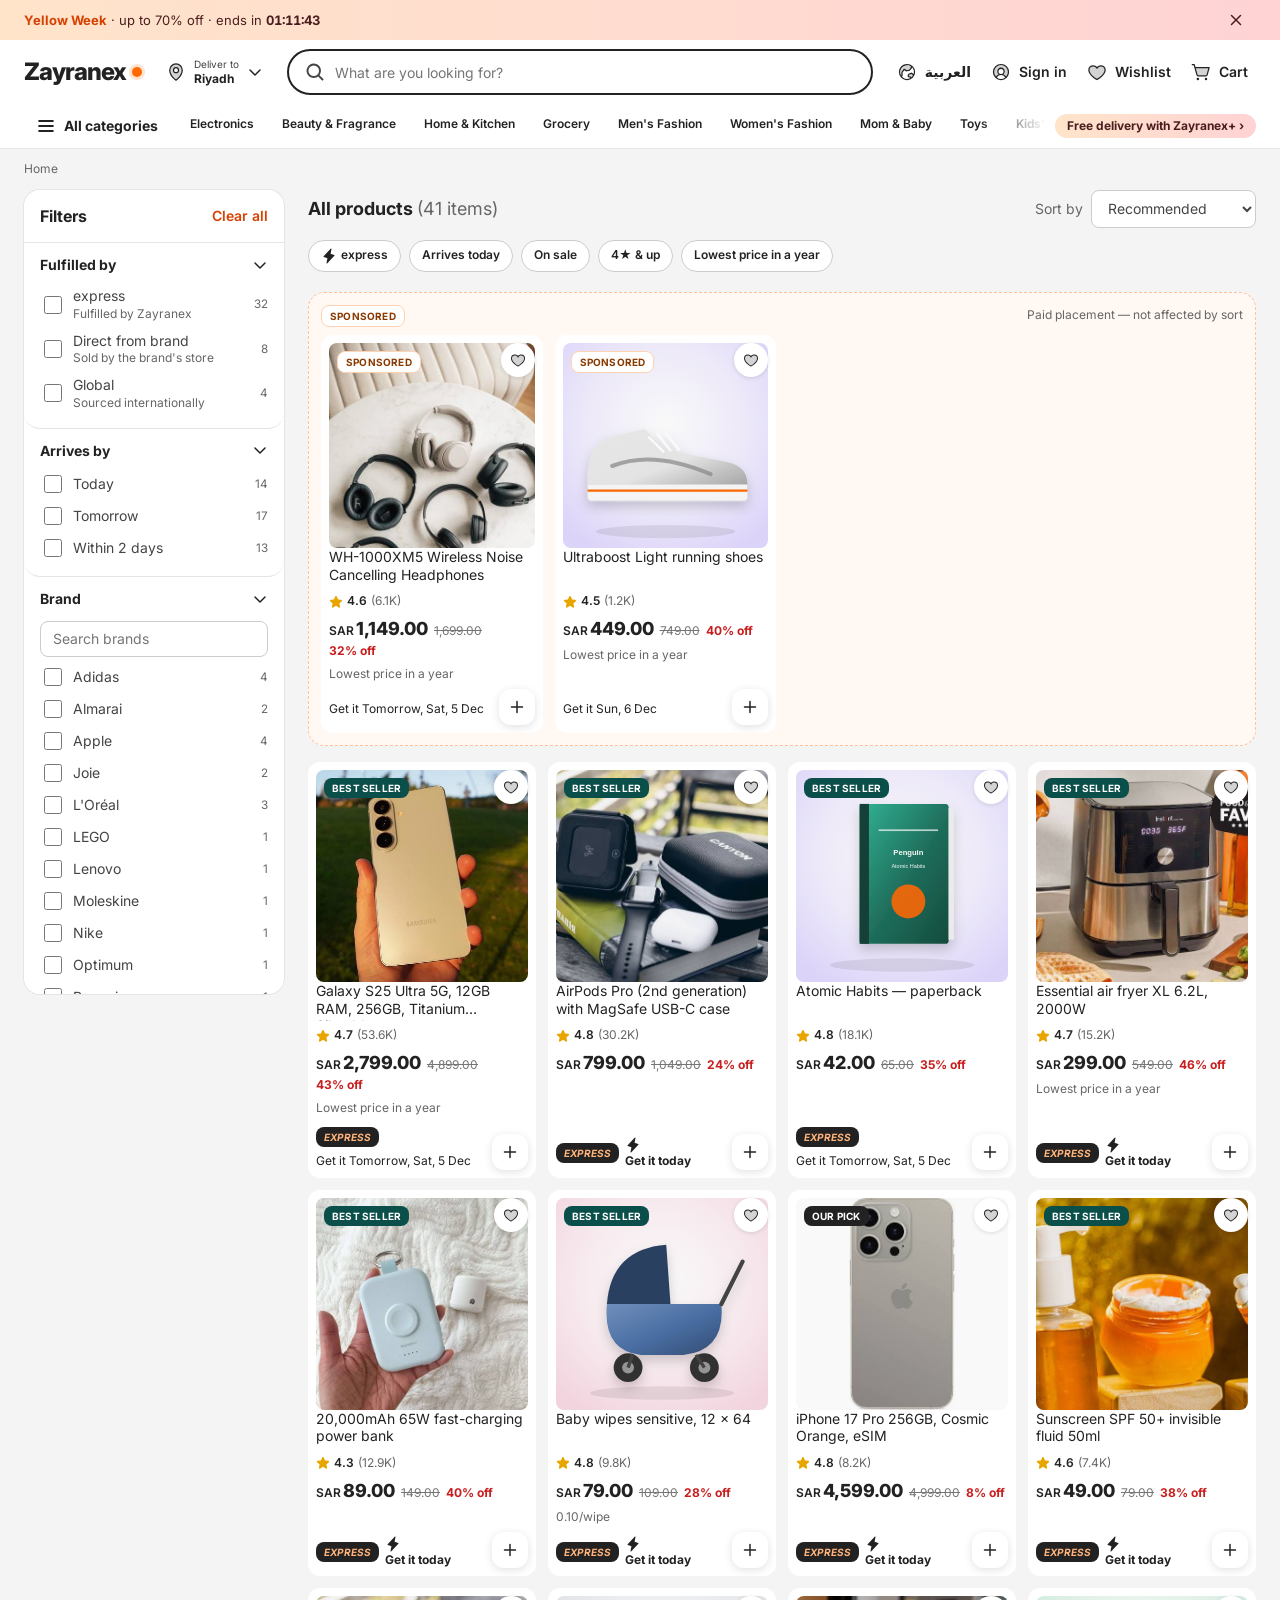
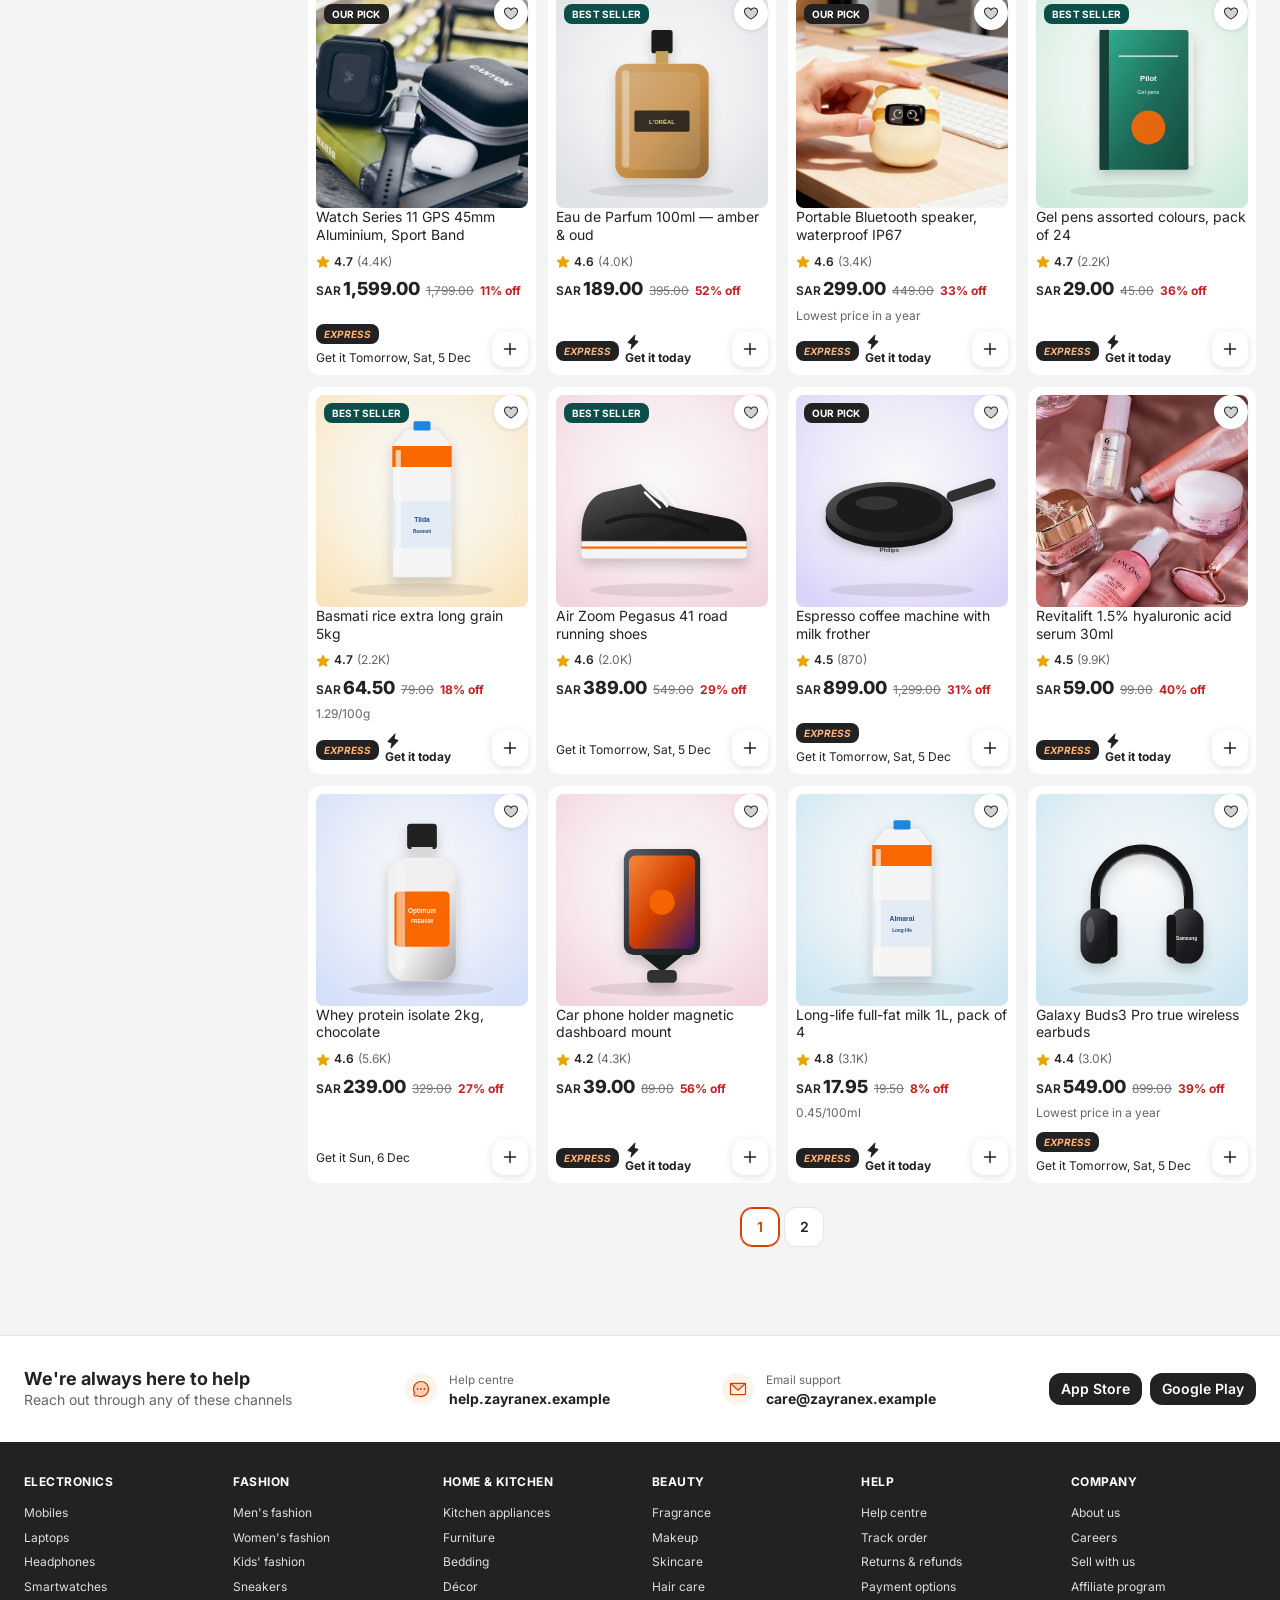
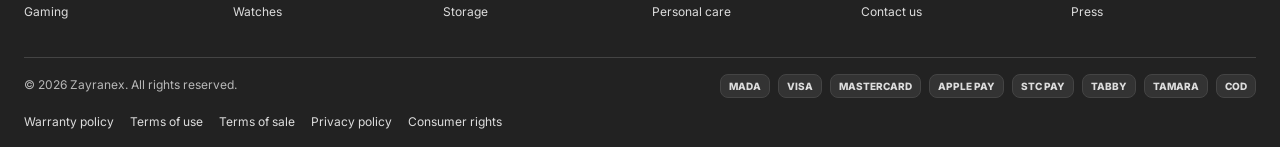
<file: search.html>
<!DOCTYPE html>
<html lang="en" dir="ltr">
<head>
<meta charset="utf-8">
<meta name="viewport" content="width=device-width, initial-scale=1">
<meta name="theme-color" content="#ff6a00">
<title>Search results | Zayranex</title>
<meta name="description" content="Browse products with filters for delivery speed, brand, price, rating and deals.">
<link rel="preconnect" href="https://fonts.googleapis.com">
<link rel="preconnect" href="https://fonts.gstatic.com" crossorigin>
<link href="https://fonts.googleapis.com/css2?family=Inter:wght@400;500;600;700;800&display=swap" rel="stylesheet">
<link rel="stylesheet" href="css/styles.css">
<link rel="icon" href="favicon.svg" type="image/svg+xml">
<link rel="icon" href="img/favicon-32.png" type="image/png" sizes="32x32">
<link rel="apple-touch-icon" href="img/apple-touch-icon.png">
</head>
<body data-page="search">
<a class="skip-link" href="#main">Skip to content</a>
<svg xmlns="http://www.w3.org/2000/svg" style="display:none" aria-hidden="true">
<symbol id="i-search" viewBox="0 0 256 256" fill="currentColor"><path d="M232.49,215.51,185,168a92.12,92.12,0,1,0-17,17l47.53,47.54a12,12,0,0,0,17-17ZM44,112a68,68,0,1,1,68,68A68.07,68.07,0,0,1,44,112Z"/></symbol>
<symbol id="i-x" viewBox="0 0 256 256" fill="currentColor"><path d="M208.49,191.51a12,12,0,0,1-17,17L128,145,64.49,208.49a12,12,0,0,1-17-17L111,128,47.51,64.49a12,12,0,0,1,17-17L128,111l63.51-63.52a12,12,0,0,1,17,17L145,128Z"/></symbol>
<symbol id="i-cart" viewBox="0 0 256 256" fill="currentColor"><path d="M232,72l-25.63,92.28A16,16,0,0,1,191,176H92.16a16,16,0,0,1-15.41-11.72L51.11,72Z" opacity="0.2"/><path d="M104,216a16,16,0,1,1-16-16A16,16,0,0,1,104,216Zm88-16a16,16,0,1,0,16,16A16,16,0,0,0,192,200ZM239.71,74.14l-25.64,92.28A24.06,24.06,0,0,1,191,184H92.16A24.06,24.06,0,0,1,69,166.42L33.92,40H16a8,8,0,0,1,0-16H40a8,8,0,0,1,7.71,5.86L57.19,64H232a8,8,0,0,1,7.71,10.14ZM221.47,80H61.64l22.81,82.14A8,8,0,0,0,92.16,168H191a8,8,0,0,0,7.71-5.86Z"/></symbol>
<symbol id="i-heart" viewBox="0 0 256 256" fill="currentColor"><path d="M232,102c0,66-104,122-104,122S24,168,24,102A54,54,0,0,1,78,48c22.59,0,41.94,12.31,50,32,8.06-19.69,27.41-32,50-32A54,54,0,0,1,232,102Z" opacity="0.2"/><path d="M178,40c-20.65,0-38.73,8.88-50,23.89C116.73,48.88,98.65,40,78,40a62.07,62.07,0,0,0-62,62c0,70,103.79,126.66,108.21,129a8,8,0,0,0,7.58,0C136.21,228.66,240,172,240,102A62.07,62.07,0,0,0,178,40ZM128,214.8C109.74,204.16,32,155.69,32,102A46.06,46.06,0,0,1,78,56c19.45,0,35.78,10.36,42.6,27a8,8,0,0,0,14.8,0c6.82-16.67,23.15-27,42.6-27a46.06,46.06,0,0,1,46,46C224,155.61,146.24,204.15,128,214.8Z"/></symbol>
<symbol id="i-user" viewBox="0 0 256 256" fill="currentColor"><path d="M224,128a95.76,95.76,0,0,1-31.8,71.37A72,72,0,0,0,128,160a40,40,0,1,0-40-40,40,40,0,0,0,40,40,72,72,0,0,0-64.2,39.37h0A96,96,0,1,1,224,128Z" opacity="0.2"/><path d="M128,24A104,104,0,1,0,232,128,104.11,104.11,0,0,0,128,24ZM74.08,197.5a64,64,0,0,1,107.84,0,87.83,87.83,0,0,1-107.84,0ZM96,120a32,32,0,1,1,32,32A32,32,0,0,1,96,120Zm97.76,66.41a79.66,79.66,0,0,0-36.06-28.75,48,48,0,1,0-59.4,0,79.66,79.66,0,0,0-36.06,28.75,88,88,0,1,1,131.52,0Z"/></symbol>
<symbol id="i-box" viewBox="0 0 256 256" fill="currentColor"><path d="M128,129.09V232a8,8,0,0,1-3.84-1l-88-48.18a8,8,0,0,1-4.16-7V80.18a8,8,0,0,1,.7-3.25Z" opacity="0.2"/><path d="M223.68,66.15,135.68,18a15.88,15.88,0,0,0-15.36,0l-88,48.17a16,16,0,0,0-8.32,14v95.64a16,16,0,0,0,8.32,14l88,48.17a15.88,15.88,0,0,0,15.36,0l88-48.17a16,16,0,0,0,8.32-14V80.18A16,16,0,0,0,223.68,66.15ZM128,32l80.34,44-29.77,16.3-80.35-44ZM128,120,47.66,76l33.9-18.56,80.34,44ZM40,90l80,43.78v85.79L40,175.82Zm176,85.78h0l-80,43.79V133.82l32-17.51V152a8,8,0,0,0,16,0V107.55L216,90v85.77Z"/></symbol>
<symbol id="i-pin" viewBox="0 0 256 256" fill="currentColor"><path d="M128,24a80,80,0,0,0-80,80c0,72,80,128,80,128s80-56,80-128A80,80,0,0,0,128,24Zm0,112a32,32,0,1,1,32-32A32,32,0,0,1,128,136Z" opacity="0.2"/><path d="M128,64a40,40,0,1,0,40,40A40,40,0,0,0,128,64Zm0,64a24,24,0,1,1,24-24A24,24,0,0,1,128,128Zm0-112a88.1,88.1,0,0,0-88,88c0,31.4,14.51,64.68,42,96.25a254.19,254.19,0,0,0,41.45,38.3,8,8,0,0,0,9.18,0A254.19,254.19,0,0,0,174,200.25c27.45-31.57,42-64.85,42-96.25A88.1,88.1,0,0,0,128,16Zm0,206c-16.53-13-72-60.75-72-118a72,72,0,0,1,144,0C200,161.23,144.53,209,128,222Z"/></symbol>
<symbol id="i-globe" viewBox="0 0 256 256" fill="currentColor"><path d="M215,168.71a96.42,96.42,0,0,1-30.54,37l-9.36-9.37a8,8,0,0,0-3.63-2.09L150,188.59a8,8,0,0,1-5.88-8.9l2.38-16.2a8,8,0,0,1,4.84-6.22l30.46-12.66a8,8,0,0,1,8.47,1.49ZM159.89,105,182.06,79.2A8,8,0,0,0,184,74V50A96,96,0,0,0,50.49,184.65l9.92-6.52A8,8,0,0,0,64,171.49l.21-36.23a8.06,8.06,0,0,1,1.35-4.41l20.94-31.3a8,8,0,0,1,11.34-2l19.81,13a8.06,8.06,0,0,0,5.77,1.45l31.46-4.26A8,8,0,0,0,159.89,105Z" opacity="0.2"/><path d="M128,24A104,104,0,1,0,232,128,104.11,104.11,0,0,0,128,24Zm0,16a87.5,87.5,0,0,1,48,14.28V74L153.83,99.74,122.36,104l-.31-.22L102.38,90.92A16,16,0,0,0,79.87,95.1L58.93,126.4a16,16,0,0,0-2.7,8.81L56,171.44l-3.27,2.15A88,88,0,0,1,128,40ZM62.29,186.47l2.52-1.65A16,16,0,0,0,72,171.53l.21-36.23L93.17,104a3.62,3.62,0,0,0,.32.22l19.67,12.87a15.94,15.94,0,0,0,11.35,2.77L156,115.59a16,16,0,0,0,10-5.41l22.17-25.76A16,16,0,0,0,192,74V67.67A87.87,87.87,0,0,1,211.77,155l-16.14-14.76a16,16,0,0,0-16.93-3l-30.46,12.65a16.08,16.08,0,0,0-9.68,12.45l-2.39,16.19a16,16,0,0,0,11.77,17.81L169.4,202l2.36,2.37A87.88,87.88,0,0,1,62.29,186.47ZM185,195l-4.3-4.31a16,16,0,0,0-7.26-4.18L152,180.85l2.39-16.19L184.84,152,205,170.48A88.43,88.43,0,0,1,185,195Z"/></symbol>
<symbol id="i-chevron-down" viewBox="0 0 256 256" fill="currentColor"><path d="M216.49,104.49l-80,80a12,12,0,0,1-17,0l-80-80a12,12,0,0,1,17-17L128,159l71.51-71.52a12,12,0,0,1,17,17Z"/></symbol>
<symbol id="i-chevron-right" viewBox="0 0 256 256" fill="currentColor"><path d="M184.49,136.49l-80,80a12,12,0,0,1-17-17L159,128,87.51,56.49a12,12,0,1,1,17-17l80,80A12,12,0,0,1,184.49,136.49Z"/></symbol>
<symbol id="i-chevron-left" viewBox="0 0 256 256" fill="currentColor"><path d="M168.49,199.51a12,12,0,0,1-17,17l-80-80a12,12,0,0,1,0-17l80-80a12,12,0,0,1,17,17L97,128Z"/></symbol>
<symbol id="i-star" viewBox="0 0 256 256" fill="currentColor"><path d="M234.29,114.85l-45,38.83L203,211.75a16.4,16.4,0,0,1-24.5,17.82L128,198.49,77.47,229.57A16.4,16.4,0,0,1,53,211.75l13.76-58.07-45-38.83A16.46,16.46,0,0,1,31.08,86l59-4.76,22.76-55.08a16.36,16.36,0,0,1,30.27,0l22.75,55.08,59,4.76a16.46,16.46,0,0,1,9.37,28.86Z"/></symbol>
<symbol id="i-plus" viewBox="0 0 256 256" fill="currentColor"><path d="M228,128a12,12,0,0,1-12,12H140v76a12,12,0,0,1-24,0V140H40a12,12,0,0,1,0-24h76V40a12,12,0,0,1,24,0v76h76A12,12,0,0,1,228,128Z"/></symbol>
<symbol id="i-minus" viewBox="0 0 256 256" fill="currentColor"><path d="M228,128a12,12,0,0,1-12,12H40a12,12,0,0,1,0-24H216A12,12,0,0,1,228,128Z"/></symbol>
<symbol id="i-truck" viewBox="0 0 256 256" fill="currentColor"><path d="M248,120v64a8,8,0,0,1-8,8H216a24,24,0,0,0-48,0H104a24,24,0,0,0-48,0H32a8,8,0,0,1-8-8V144H184V120Z" opacity="0.2"/><path d="M255.42,117l-14-35A15.93,15.93,0,0,0,226.58,72H192V64a8,8,0,0,0-8-8H32A16,16,0,0,0,16,72V184a16,16,0,0,0,16,16H49a32,32,0,0,0,62,0h50a32,32,0,0,0,62,0h17a16,16,0,0,0,16-16V120A7.94,7.94,0,0,0,255.42,117ZM192,88h34.58l9.6,24H192ZM32,72H176v64H32ZM80,208a16,16,0,1,1,16-16A16,16,0,0,1,80,208Zm81-24H111a32,32,0,0,0-62,0H32V152H176v12.31A32.11,32.11,0,0,0,161,184Zm31,24a16,16,0,1,1,16-16A16,16,0,0,1,192,208Zm48-24H223a32.06,32.06,0,0,0-31-24V128h48Z"/></symbol>
<symbol id="i-shield" viewBox="0 0 256 256" fill="currentColor"><path d="M216,56v56c0,96-88,120-88,120S40,208,40,112V56a8,8,0,0,1,8-8H208A8,8,0,0,1,216,56Z" opacity="0.2"/><path d="M208,40H48A16,16,0,0,0,32,56v56c0,52.72,25.52,84.67,46.93,102.19,23.06,18.86,46,25.26,47,25.53a8,8,0,0,0,4.2,0c1-.27,23.91-6.67,47-25.53C198.48,196.67,224,164.72,224,112V56A16,16,0,0,0,208,40Zm0,72c0,37.07-13.66,67.16-40.6,89.42A129.3,129.3,0,0,1,128,223.62a128.25,128.25,0,0,1-38.92-21.81C61.82,179.51,48,149.3,48,112l0-56,160,0ZM82.34,141.66a8,8,0,0,1,11.32-11.32L112,148.69l50.34-50.35a8,8,0,0,1,11.32,11.32l-56,56a8,8,0,0,1-11.32,0Z"/></symbol>
<symbol id="i-return" viewBox="0 0 256 256" fill="currentColor"><path d="M80,40v96L32,88Z" opacity="0.2"/><path d="M168,80H88V40a8,8,0,0,0-13.66-5.66l-48,48a8,8,0,0,0,0,11.32l48,48A8,8,0,0,0,88,136V96h80a48,48,0,0,1,0,96H80a8,8,0,0,0,0,16h88a64,64,0,0,0,0-128ZM72,116.69,43.31,88,72,59.31Z"/></symbol>
<symbol id="i-lock" viewBox="0 0 256 256" fill="currentColor"><path d="M216,96V208a8,8,0,0,1-8,8H48a8,8,0,0,1-8-8V96a8,8,0,0,1,8-8H208A8,8,0,0,1,216,96Z" opacity="0.2"/><path d="M208,80H176V56a48,48,0,0,0-96,0V80H48A16,16,0,0,0,32,96V208a16,16,0,0,0,16,16H208a16,16,0,0,0,16-16V96A16,16,0,0,0,208,80ZM96,56a32,32,0,0,1,64,0V80H96ZM208,208H48V96H208V208Z"/></symbol>
<symbol id="i-check" viewBox="0 0 256 256" fill="currentColor"><path d="M232.49,80.49l-128,128a12,12,0,0,1-17,0l-56-56a12,12,0,1,1,17-17L96,183,215.51,63.51a12,12,0,0,1,17,17Z"/></symbol>
<symbol id="i-filter" viewBox="0 0 256 256" fill="currentColor"><path d="M128,80a24,24,0,1,1-24-24A24,24,0,0,1,128,80Zm40,72a24,24,0,1,0,24,24A24,24,0,0,0,168,152Z" opacity="0.2"/><path d="M40,88H73a32,32,0,0,0,62,0h81a8,8,0,0,0,0-16H135a32,32,0,0,0-62,0H40a8,8,0,0,0,0,16Zm64-24A16,16,0,1,1,88,80,16,16,0,0,1,104,64ZM216,168H199a32,32,0,0,0-62,0H40a8,8,0,0,0,0,16h97a32,32,0,0,0,62,0h17a8,8,0,0,0,0-16Zm-48,24a16,16,0,1,1,16-16A16,16,0,0,1,168,192Z"/></symbol>
<symbol id="i-home" viewBox="0 0 256 256" fill="currentColor"><path d="M216,120v96H152V152H104v64H40V120a8,8,0,0,1,2.34-5.66l80-80a8,8,0,0,1,11.32,0l80,80A8,8,0,0,1,216,120Z" opacity="0.2"/><path d="M219.31,108.68l-80-80a16,16,0,0,0-22.62,0l-80,80A15.87,15.87,0,0,0,32,120v96a8,8,0,0,0,8,8h64a8,8,0,0,0,8-8V160h32v56a8,8,0,0,0,8,8h64a8,8,0,0,0,8-8V120A15.87,15.87,0,0,0,219.31,108.68ZM208,208H160V152a8,8,0,0,0-8-8H104a8,8,0,0,0-8,8v56H48V120l80-80,80,80Z"/></symbol>
<symbol id="i-grid" viewBox="0 0 256 256" fill="currentColor"><path d="M112,56v48a8,8,0,0,1-8,8H56a8,8,0,0,1-8-8V56a8,8,0,0,1,8-8h48A8,8,0,0,1,112,56Zm88-8H152a8,8,0,0,0-8,8v48a8,8,0,0,0,8,8h48a8,8,0,0,0,8-8V56A8,8,0,0,0,200,48Zm-96,96H56a8,8,0,0,0-8,8v48a8,8,0,0,0,8,8h48a8,8,0,0,0,8-8V152A8,8,0,0,0,104,144Zm96,0H152a8,8,0,0,0-8,8v48a8,8,0,0,0,8,8h48a8,8,0,0,0,8-8V152A8,8,0,0,0,200,144Z" opacity="0.2"/><path d="M200,136H152a16,16,0,0,0-16,16v48a16,16,0,0,0,16,16h48a16,16,0,0,0,16-16V152A16,16,0,0,0,200,136Zm0,64H152V152h48v48ZM104,40H56A16,16,0,0,0,40,56v48a16,16,0,0,0,16,16h48a16,16,0,0,0,16-16V56A16,16,0,0,0,104,40Zm0,64H56V56h48v48Zm96-64H152a16,16,0,0,0-16,16v48a16,16,0,0,0,16,16h48a16,16,0,0,0,16-16V56A16,16,0,0,0,200,40Zm0,64H152V56h48v48Zm-96,32H56a16,16,0,0,0-16,16v48a16,16,0,0,0,16,16h48a16,16,0,0,0,16-16V152A16,16,0,0,0,104,136Zm0,64H56V152h48v48Z"/></symbol>
<symbol id="i-pause" viewBox="0 0 256 256" fill="currentColor"><path d="M216,48V208a16,16,0,0,1-16,16H160a16,16,0,0,1-16-16V48a16,16,0,0,1,16-16h40A16,16,0,0,1,216,48ZM96,32H56A16,16,0,0,0,40,48V208a16,16,0,0,0,16,16H96a16,16,0,0,0,16-16V48A16,16,0,0,0,96,32Z"/></symbol>
<symbol id="i-play" viewBox="0 0 256 256" fill="currentColor"><path d="M240,128a15.74,15.74,0,0,1-7.6,13.51L88.32,229.65a16,16,0,0,1-16.2.3A15.86,15.86,0,0,1,64,216.13V39.87a15.86,15.86,0,0,1,8.12-13.82,16,16,0,0,1,16.2.3L232.4,114.49A15.74,15.74,0,0,1,240,128Z"/></symbol>
<symbol id="i-phone" viewBox="0 0 256 256" fill="currentColor"><path d="M223.94,174.08A48.33,48.33,0,0,1,176,216,136,136,0,0,1,40,80,48.33,48.33,0,0,1,81.92,32.06a8,8,0,0,1,8.3,4.8l21.13,47.2a8,8,0,0,1-.66,7.53L89.32,117a7.93,7.93,0,0,0-.54,7.81c8.27,16.93,25.77,34.22,42.75,42.41a7.92,7.92,0,0,0,7.83-.59l25-21.3a8,8,0,0,1,7.59-.69l47.16,21.13A8,8,0,0,1,223.94,174.08Z" opacity="0.2"/><path d="M222.37,158.46l-47.11-21.11-.13-.06a16,16,0,0,0-15.17,1.4,8.12,8.12,0,0,0-.75.56L134.87,160c-15.42-7.49-31.34-23.29-38.83-38.51l20.78-24.71c.2-.25.39-.5.57-.77a16,16,0,0,0,1.32-15.06l0-.12L97.54,33.64a16,16,0,0,0-16.62-9.52A56.26,56.26,0,0,0,32,80c0,79.4,64.6,144,144,144a56.26,56.26,0,0,0,55.88-48.92A16,16,0,0,0,222.37,158.46ZM176,208A128.14,128.14,0,0,1,48,80,40.2,40.2,0,0,1,82.87,40a.61.61,0,0,0,0,.12l21,47L83.2,111.86a6.13,6.13,0,0,0-.57.77,16,16,0,0,0-1,15.7c9.06,18.53,27.73,37.06,46.46,46.11a16,16,0,0,0,15.75-1.14,8.44,8.44,0,0,0,.74-.56L168.89,152l47,21.05h0s.08,0,.11,0A40.21,40.21,0,0,1,176,208Z"/></symbol>
<symbol id="i-mail" viewBox="0 0 256 256" fill="currentColor"><path d="M224,56l-96,88L32,56Z" opacity="0.2"/><path d="M224,48H32a8,8,0,0,0-8,8V192a16,16,0,0,0,16,16H216a16,16,0,0,0,16-16V56A8,8,0,0,0,224,48ZM203.43,64,128,133.15,52.57,64ZM216,192H40V74.19l82.59,75.71a8,8,0,0,0,10.82,0L216,74.19V192Z"/></symbol>
<symbol id="i-chat" viewBox="0 0 256 256" fill="currentColor"><path d="M224,128A96,96,0,0,1,79.93,211.11h0L42.54,223.58a8,8,0,0,1-10.12-10.12l12.47-37.39h0A96,96,0,1,1,224,128Z" opacity="0.2"/><path d="M128,24A104,104,0,0,0,36.18,176.88L24.83,210.93a16,16,0,0,0,20.24,20.24l34.05-11.35A104,104,0,1,0,128,24Zm0,192a87.87,87.87,0,0,1-44.06-11.81,8,8,0,0,0-4-1.08,7.85,7.85,0,0,0-2.53.42L40,216,52.47,178.6a8,8,0,0,0-.66-6.54A88,88,0,1,1,128,216Zm12-88a12,12,0,1,1-12-12A12,12,0,0,1,140,128Zm-44,0a12,12,0,1,1-12-12A12,12,0,0,1,96,128Zm88,0a12,12,0,1,1-12-12A12,12,0,0,1,184,128Z"/></symbol>
<symbol id="i-bolt" viewBox="0 0 256 256" fill="currentColor"><path d="M213.85,125.46l-112,120a8,8,0,0,1-13.69-7l14.66-73.33L45.19,143.49a8,8,0,0,1-3-13l112-120a8,8,0,0,1,13.69,7L153.18,90.9l57.63,21.61a8,8,0,0,1,3,12.95Z"/></symbol>
<symbol id="i-tag" viewBox="0 0 256 256" fill="currentColor"><path d="M237.66,153,153,237.66a8,8,0,0,1-11.31,0L42.34,138.34A8,8,0,0,1,40,132.69V40h92.69a8,8,0,0,1,5.65,2.34l99.32,99.32A8,8,0,0,1,237.66,153Z" opacity="0.2"/><path d="M243.31,136,144,36.69A15.86,15.86,0,0,0,132.69,32H40a8,8,0,0,0-8,8v92.69A15.86,15.86,0,0,0,36.69,144L136,243.31a16,16,0,0,0,22.63,0l84.68-84.68a16,16,0,0,0,0-22.63Zm-96,96L48,132.69V48h84.69L232,147.31ZM96,84A12,12,0,1,1,84,72,12,12,0,0,1,96,84Z"/></symbol>
<symbol id="i-trash" viewBox="0 0 256 256" fill="currentColor"><path d="M200,56V208a8,8,0,0,1-8,8H64a8,8,0,0,1-8-8V56Z" opacity="0.2"/><path d="M216,48H176V40a24,24,0,0,0-24-24H104A24,24,0,0,0,80,40v8H40a8,8,0,0,0,0,16h8V208a16,16,0,0,0,16,16H192a16,16,0,0,0,16-16V64h8a8,8,0,0,0,0-16ZM96,40a8,8,0,0,1,8-8h48a8,8,0,0,1,8,8v8H96Zm96,168H64V64H192ZM112,104v64a8,8,0,0,1-16,0V104a8,8,0,0,1,16,0Zm48,0v64a8,8,0,0,1-16,0V104a8,8,0,0,1,16,0Z"/></symbol>
<symbol id="i-sparkle" viewBox="0 0 256 256" fill="currentColor"><path d="M194.82,151.43l-55.09,20.3-20.3,55.09a7.92,7.92,0,0,1-14.86,0l-20.3-55.09-55.09-20.3a7.92,7.92,0,0,1,0-14.86l55.09-20.3,20.3-55.09a7.92,7.92,0,0,1,14.86,0l20.3,55.09,55.09,20.3A7.92,7.92,0,0,1,194.82,151.43Z" opacity="0.2"/><path d="M197.58,129.06,146,110l-19-51.62a15.92,15.92,0,0,0-29.88,0L78,110l-51.62,19a15.92,15.92,0,0,0,0,29.88L78,178l19,51.62a15.92,15.92,0,0,0,29.88,0L146,178l51.62-19a15.92,15.92,0,0,0,0-29.88ZM137,164.22a8,8,0,0,0-4.74,4.74L112,223.85,91.78,169A8,8,0,0,0,87,164.22L32.15,144,87,123.78A8,8,0,0,0,91.78,119L112,64.15,132.22,119a8,8,0,0,0,4.74,4.74L191.85,144ZM144,40a8,8,0,0,1,8-8h16V16a8,8,0,0,1,16,0V32h16a8,8,0,0,1,0,16H184V64a8,8,0,0,1-16,0V48H152A8,8,0,0,1,144,40ZM248,88a8,8,0,0,1-8,8h-8v8a8,8,0,0,1-16,0V96h-8a8,8,0,0,1,0-16h8V72a8,8,0,0,1,16,0v8h8A8,8,0,0,1,248,88Z"/></symbol>
<symbol id="i-arrow-up" viewBox="0 0 256 256" fill="currentColor"><path d="M208.49,120.49a12,12,0,0,1-17,0L140,69V216a12,12,0,0,1-24,0V69L64.49,120.49a12,12,0,0,1-17-17l72-72a12,12,0,0,1,17,0l72,72A12,12,0,0,1,208.49,120.49Z"/></symbol>
<symbol id="i-store" viewBox="0 0 256 256" fill="currentColor"><path d="M224,96v16a32,32,0,0,1-64,0V96H96v16a32,32,0,0,1-64,0V96L46.34,45.8A8,8,0,0,1,54,40H202a8,8,0,0,1,7.69,5.8Z" opacity="0.2"/><path d="M231.69,93.81,217.35,43.6A16.07,16.07,0,0,0,202,32H54A16.07,16.07,0,0,0,38.65,43.6L24.31,93.81A7.94,7.94,0,0,0,24,96v16a40,40,0,0,0,16,32v72a8,8,0,0,0,8,8H208a8,8,0,0,0,8-8V144a40,40,0,0,0,16-32V96A7.94,7.94,0,0,0,231.69,93.81ZM54,48H202l11.42,40H42.61Zm98,56v8a24,24,0,0,1-48,0v-8ZM51.06,132.2A24,24,0,0,1,40,112v-8H88v8a24,24,0,0,1-35.12,21.26A7.88,7.88,0,0,0,51.06,132.2ZM200,208H56V151.2a40.57,40.57,0,0,0,8,.8,40,40,0,0,0,32-16,40,40,0,0,0,64,0,40,40,0,0,0,32,16,40.57,40.57,0,0,0,8-.8Zm16-96a24,24,0,0,1-11.07,20.2,8.08,8.08,0,0,0-1.8,1.05A24,24,0,0,1,168,112v-8h48Z"/></symbol>
<symbol id="i-card" viewBox="0 0 256 256" fill="currentColor"><path d="M232,96v96a8,8,0,0,1-8,8H32a8,8,0,0,1-8-8V96Z" opacity="0.2"/><path d="M224,48H32A16,16,0,0,0,16,64V192a16,16,0,0,0,16,16H224a16,16,0,0,0,16-16V64A16,16,0,0,0,224,48Zm0,16V88H32V64Zm0,128H32V104H224v88Zm-16-24a8,8,0,0,1-8,8H168a8,8,0,0,1,0-16h32A8,8,0,0,1,208,168Zm-64,0a8,8,0,0,1-8,8H120a8,8,0,0,1,0-16h16A8,8,0,0,1,144,168Z"/></symbol>
<symbol id="i-wallet" viewBox="0 0 256 256" fill="currentColor"><path d="M224,80V192a8,8,0,0,1-8,8H56a16,16,0,0,1-16-16V56A16,16,0,0,0,56,72H216A8,8,0,0,1,224,80Z" opacity="0.2"/><path d="M216,64H56a8,8,0,0,1,0-16H192a8,8,0,0,0,0-16H56A24,24,0,0,0,32,56V184a24,24,0,0,0,24,24H216a16,16,0,0,0,16-16V80A16,16,0,0,0,216,64Zm0,128H56a8,8,0,0,1-8-8V78.63A23.84,23.84,0,0,0,56,80H216Zm-48-60a12,12,0,1,1,12,12A12,12,0,0,1,168,132Z"/></symbol>
<symbol id="i-info" viewBox="0 0 256 256" fill="currentColor"><path d="M224,128a96,96,0,1,1-96-96A96,96,0,0,1,224,128Z" opacity="0.2"/><path d="M144,176a8,8,0,0,1-8,8,16,16,0,0,1-16-16V128a8,8,0,0,1,0-16,16,16,0,0,1,16,16v40A8,8,0,0,1,144,176Zm88-48A104,104,0,1,1,128,24,104.11,104.11,0,0,1,232,128Zm-16,0a88,88,0,1,0-88,88A88.1,88.1,0,0,0,216,128ZM124,96a12,12,0,1,0-12-12A12,12,0,0,0,124,96Z"/></symbol>
<symbol id="i-clock" viewBox="0 0 256 256" fill="currentColor"><path d="M224,128a96,96,0,1,1-96-96A96,96,0,0,1,224,128Z" opacity="0.2"/><path d="M128,24A104,104,0,1,0,232,128,104.11,104.11,0,0,0,128,24Zm0,192a88,88,0,1,1,88-88A88.1,88.1,0,0,1,128,216Zm64-88a8,8,0,0,1-8,8H128a8,8,0,0,1-8-8V72a8,8,0,0,1,16,0v48h48A8,8,0,0,1,192,128Z"/></symbol>
<symbol id="i-menu" viewBox="0 0 256 256" fill="currentColor"><path d="M228,128a12,12,0,0,1-12,12H40a12,12,0,0,1,0-24H216A12,12,0,0,1,228,128ZM40,76H216a12,12,0,0,0,0-24H40a12,12,0,0,0,0,24ZM216,180H40a12,12,0,0,0,0,24H216a12,12,0,0,0,0-24Z"/></symbol>
<symbol id="i-logout" viewBox="0 0 256 256" fill="currentColor"><path d="M224,56V200a16,16,0,0,1-16,16H48V40H208A16,16,0,0,1,224,56Z" opacity="0.2"/><path d="M120,216a8,8,0,0,1-8,8H48a8,8,0,0,1-8-8V40a8,8,0,0,1,8-8h64a8,8,0,0,1,0,16H56V208h56A8,8,0,0,1,120,216Zm109.66-93.66-40-40a8,8,0,0,0-11.32,11.32L204.69,120H112a8,8,0,0,0,0,16h92.69l-26.35,26.34a8,8,0,0,0,11.32,11.32l40-40A8,8,0,0,0,229.66,122.34Z"/></symbol>
<symbol id="i-gift" viewBox="0 0 256 256" fill="currentColor"><path d="M208,128v72a8,8,0,0,1-8,8H56a8,8,0,0,1-8-8V128Z" opacity="0.2"/><path d="M216,72H180.92c.39-.33.79-.65,1.17-1A29.53,29.53,0,0,0,192,49.57,32.62,32.62,0,0,0,158.44,16,29.53,29.53,0,0,0,137,25.91a54.94,54.94,0,0,0-9,14.48,54.94,54.94,0,0,0-9-14.48A29.53,29.53,0,0,0,97.56,16,32.62,32.62,0,0,0,64,49.57,29.53,29.53,0,0,0,73.91,71c.38.33.78.65,1.17,1H40A16,16,0,0,0,24,88v32a16,16,0,0,0,16,16v64a16,16,0,0,0,16,16H200a16,16,0,0,0,16-16V136a16,16,0,0,0,16-16V88A16,16,0,0,0,216,72ZM149,36.51a13.69,13.69,0,0,1,10-4.5h.49A16.62,16.62,0,0,1,176,49.08a13.69,13.69,0,0,1-4.5,10c-9.49,8.4-25.24,11.36-35,12.4C137.7,60.89,141,45.5,149,36.51Zm-64.09.36A16.63,16.63,0,0,1,96.59,32h.49a13.69,13.69,0,0,1,10,4.5c8.39,9.48,11.35,25.2,12.39,34.92-9.72-1-25.44-4-34.92-12.39a13.69,13.69,0,0,1-4.5-10A16.6,16.6,0,0,1,84.87,36.87ZM40,88h80v32H40Zm16,48h64v64H56Zm144,64H136V136h64Zm16-80H136V88h80v32Z"/></symbol>
<symbol id="i-p-phone" viewBox="0 0 256 256" fill="currentColor"><path d="M192,56V200H64V56Z" opacity="0.2"/><path d="M176,16H80A24,24,0,0,0,56,40V216a24,24,0,0,0,24,24h96a24,24,0,0,0,24-24V40A24,24,0,0,0,176,16ZM72,64H184V192H72Zm8-32h96a8,8,0,0,1,8,8v8H72V40A8,8,0,0,1,80,32Zm96,192H80a8,8,0,0,1-8-8v-8H184v8A8,8,0,0,1,176,224Z"/></symbol>
<symbol id="i-p-laptop" viewBox="0 0 256 256" fill="currentColor"><path d="M216,72V176H40V72A16,16,0,0,1,56,56H200A16,16,0,0,1,216,72Z" opacity="0.2"/><path d="M232,168h-8V72a24,24,0,0,0-24-24H56A24,24,0,0,0,32,72v96H24a8,8,0,0,0-8,8v16a24,24,0,0,0,24,24H216a24,24,0,0,0,24-24V176A8,8,0,0,0,232,168ZM48,72a8,8,0,0,1,8-8H200a8,8,0,0,1,8,8v96H48ZM224,192a8,8,0,0,1-8,8H40a8,8,0,0,1-8-8v-8H224ZM152,88a8,8,0,0,1-8,8H112a8,8,0,0,1,0-16h32A8,8,0,0,1,152,88Z"/></symbol>
<symbol id="i-p-headphones" viewBox="0 0 256 256" fill="currentColor"><path d="M80,144v40a16,16,0,0,1-16,16H48a16,16,0,0,1-16-16V128H64A16,16,0,0,1,80,144Zm112-16a16,16,0,0,0-16,16v40a16,16,0,0,0,16,16h16a16,16,0,0,0,16-16V128Z" opacity="0.2"/><path d="M201.89,54.66A104.08,104.08,0,0,0,24,128v56a24,24,0,0,0,24,24H64a24,24,0,0,0,24-24V144a24,24,0,0,0-24-24H40.36A88,88,0,0,1,128,40h.67a87.71,87.71,0,0,1,87,80H192a24,24,0,0,0-24,24v40a24,24,0,0,0,24,24h16a24,24,0,0,0,24-24V128A103.41,103.41,0,0,0,201.89,54.66ZM64,136a8,8,0,0,1,8,8v40a8,8,0,0,1-8,8H48a8,8,0,0,1-8-8V136Zm152,48a8,8,0,0,1-8,8H192a8,8,0,0,1-8-8V144a8,8,0,0,1,8-8h24Z"/></symbol>
<symbol id="i-p-watch" viewBox="0 0 256 256" fill="currentColor"><path d="M200,128a72,72,0,1,1-72-72A72,72,0,0,1,200,128Z" opacity="0.2"/><path d="M208,128a79.94,79.94,0,0,0-32.7-64.47l-6.24-34.38A16,16,0,0,0,153.32,16H102.68A16,16,0,0,0,86.94,29.15L80.7,63.53a79.9,79.9,0,0,0,0,128.94l6.24,34.38A16,16,0,0,0,102.68,240h50.64a16,16,0,0,0,15.74-13.15l6.24-34.38A79.94,79.94,0,0,0,208,128ZM102.68,32h50.64l3.91,21.55a79.75,79.75,0,0,0-58.46,0ZM64,128a64,64,0,1,1,64,64A64.07,64.07,0,0,1,64,128Zm89.32,96H102.68l-3.91-21.55a79.75,79.75,0,0,0,58.46,0ZM120,128V88a8,8,0,0,1,16,0v32h32a8,8,0,0,1,0,16H128A8,8,0,0,1,120,128Z"/></symbol>
<symbol id="i-p-shirt" viewBox="0 0 256 256" fill="currentColor"><path d="M247.11,78.77l-19.27,36.81a8.44,8.44,0,0,1-7.5,4.42H192V40l51.78,28.25A7.81,7.81,0,0,1,247.11,78.77Zm-238.22,0,19.27,36.81a8.44,8.44,0,0,0,7.5,4.42H64V40L12.22,68.25A7.81,7.81,0,0,0,8.89,78.77Z" opacity="0.2"/><path d="M247.59,61.22,195.83,33A8,8,0,0,0,192,32H160a8,8,0,0,0-8,8,24,24,0,0,1-48,0,8,8,0,0,0-8-8H64a8,8,0,0,0-3.84,1L8.41,61.22A15.76,15.76,0,0,0,1.82,82.48l19.27,36.81A16.37,16.37,0,0,0,35.67,128H56v80a16,16,0,0,0,16,16H184a16,16,0,0,0,16-16V128h20.34a16.37,16.37,0,0,0,14.58-8.71l19.27-36.81A15.76,15.76,0,0,0,247.59,61.22ZM35.67,112a.62.62,0,0,1-.41-.13L16.09,75.26,56,53.48V112ZM184,208H72V48h16.8a40,40,0,0,0,78.38,0H184Zm36.75-96.14a.55.55,0,0,1-.41.14H200V53.48l39.92,21.78Z"/></symbol>
<symbol id="i-p-shoe" viewBox="0 0 256 256" fill="currentColor"><path d="M248,167.06V168H32V75.54A8,8,0,0,1,37.27,68L113,40.48a8,8,0,0,1,10,4.27L146.27,99.1a32,32,0,0,0,19.12,17.36l60.73,20.25A32,32,0,0,1,248,167.06Z" opacity="0.2"/><path d="M228.65,129.11l-60.73-20.24a24,24,0,0,1-14.32-13L130.39,41.6s0-.07,0-.1A16,16,0,0,0,110.25,33L34.53,60.49A16.05,16.05,0,0,0,24,75.53V192a16,16,0,0,0,16,16H240a16,16,0,0,0,16-16V167.06A40,40,0,0,0,228.65,129.11ZM40,75.53,115.72,48l7.11,16.63-21.56,7.85A8,8,0,0,0,104,88a7.91,7.91,0,0,0,2.73-.49l22.4-8.14,4.74,11.07-16.6,6A8,8,0,0,0,120,112a7.91,7.91,0,0,0,2.73-.49l17.6-6.4a40.06,40.06,0,0,0,7.68,10l-14.74,5.36A8,8,0,0,0,136,136a8.14,8.14,0,0,0,2.73-.48l28-10.18,56.87,18.95A24,24,0,0,1,238.93,160H40ZM240,192H40V176H240Z"/></symbol>
<symbol id="i-p-bottle" viewBox="0 0 256 256" fill="currentColor"><path d="M208,144a80,80,0,0,1-160,0c0-72,80-128,80-128S208,72,208,144Z" opacity="0.2"/><path d="M174,47.75a254.19,254.19,0,0,0-41.45-38.3,8,8,0,0,0-9.18,0A254.19,254.19,0,0,0,82,47.75C54.51,79.32,40,112.6,40,144a88,88,0,0,0,176,0C216,112.6,201.49,79.32,174,47.75ZM128,216a72.08,72.08,0,0,1-72-72c0-57.23,55.47-105,72-118,16.53,13,72,60.75,72,118A72.08,72.08,0,0,1,128,216Zm55.89-62.66a57.6,57.6,0,0,1-46.56,46.55A8.75,8.75,0,0,1,136,200a8,8,0,0,1-1.32-15.89c16.57-2.79,30.63-16.85,33.44-33.45a8,8,0,0,1,15.78,2.68Z"/></symbol>
<symbol id="i-p-sofa" viewBox="0 0 256 256" fill="currentColor"><path d="M240,120v48a8,8,0,0,1-8,8H24a8,8,0,0,1-8-8V120a8,8,0,0,1,8-8V72a8,8,0,0,1,8-8H224a8,8,0,0,1,8,8v40A8,8,0,0,1,240,120Z" opacity="0.2"/><path d="M240,106.17V72a16,16,0,0,0-16-16H32A16,16,0,0,0,16,72v34.17A16,16,0,0,0,8,120v48a16,16,0,0,0,16,16h8v16a8,8,0,0,0,16,0V184H208v16a8,8,0,0,0,16,0V184h8a16,16,0,0,0,16-16V120A16,16,0,0,0,240,106.17ZM224,104h-8a16,16,0,0,0-16,16v16H136V72h88ZM120,72v64H56V120a16,16,0,0,0-16-16H32V72Zm112,96H24V120H40v24a8,8,0,0,0,8,8H208a8,8,0,0,0,8-8V120h16Z"/></symbol>
<symbol id="i-p-toy" viewBox="0 0 256 256" fill="currentColor"><path d="M204,168a28,28,0,0,0,12-2.69V208a8,8,0,0,1-8,8H64a8,8,0,0,1-8-8V165.31a28,28,0,1,1,0-50.62V72a8,8,0,0,1,8-8h46.69a28,28,0,1,1,50.61,0H208a8,8,0,0,1,8,8v42.69A28,28,0,1,0,204,168Z" opacity="0.2"/><path d="M220.27,158.54a8,8,0,0,0-7.7-.46,20,20,0,1,1,0-36.16A8,8,0,0,0,224,114.69V72a16,16,0,0,0-16-16H171.78a35.36,35.36,0,0,0,.22-4,36.15,36.15,0,0,0-11.36-26.25,36,36,0,0,0-60.55,23.63,36.56,36.56,0,0,0,.14,6.62H64A16,16,0,0,0,48,72v32.22a35.36,35.36,0,0,0-4-.22,36.12,36.12,0,0,0-26.24,11.36,35.7,35.7,0,0,0-9.69,27,36.08,36.08,0,0,0,33.31,33.6,36.56,36.56,0,0,0,6.62-.14V208a16,16,0,0,0,16,16H208a16,16,0,0,0,16-16V165.31A8,8,0,0,0,220.27,158.54ZM208,208H64V165.31a8,8,0,0,0-11.43-7.23,20,20,0,1,1,0-36.16A8,8,0,0,0,64,114.69V72h46.69a8,8,0,0,0,7.23-11.43,20,20,0,1,1,36.16,0A8,8,0,0,0,161.31,72H208v32.23a35.68,35.68,0,0,0-6.62-.14A36,36,0,0,0,204,176a35.36,35.36,0,0,0,4-.22Z"/></symbol>
<symbol id="i-p-book" viewBox="0 0 256 256" fill="currentColor"><path d="M232,56V200H160a32,32,0,0,0-32,32V88a32,32,0,0,1,32-32Z" opacity="0.2"/><path d="M232,48H160a40,40,0,0,0-32,16A40,40,0,0,0,96,48H24a8,8,0,0,0-8,8V200a8,8,0,0,0,8,8H96a24,24,0,0,1,24,24,8,8,0,0,0,16,0,24,24,0,0,1,24-24h72a8,8,0,0,0,8-8V56A8,8,0,0,0,232,48ZM96,192H32V64H96a24,24,0,0,1,24,24V200A39.81,39.81,0,0,0,96,192Zm128,0H160a39.81,39.81,0,0,0-24,8V88a24,24,0,0,1,24-24h64ZM160,88h40a8,8,0,0,1,0,16H160a8,8,0,0,1,0-16Zm48,40a8,8,0,0,1-8,8H160a8,8,0,0,1,0-16h40A8,8,0,0,1,208,128Zm0,32a8,8,0,0,1-8,8H160a8,8,0,0,1,0-16h40A8,8,0,0,1,208,160Z"/></symbol>
<symbol id="i-p-ball" viewBox="0 0 256 256" fill="currentColor"><path d="M65.17,108.08l-33,25.34c-.1-1.8-.15-3.6-.15-5.42A95.61,95.61,0,0,1,53.23,67.78ZM46.92,179.42a96.12,96.12,0,0,0,57,41.52l-14.7-41.52Zm105.21,41.52a96.12,96.12,0,0,0,57-41.52H166.83ZM202.77,67.78l-11.94,40.3,33,25.34c.1-1.8.15-3.6.15-5.42A95.61,95.61,0,0,0,202.77,67.78Zm-38.52-28.7a96.34,96.34,0,0,0-72.5,0L128,64ZM152.72,160,168,115.5,128,88,88,115.5,103.28,160Z" opacity="0.2"/><path d="M128,24A104,104,0,1,0,232,128,104.11,104.11,0,0,0,128,24Zm76.52,147.42H170.9l-9.26-12.76,12.63-36.78,15-4.89,26.24,20.13A87.38,87.38,0,0,1,204.52,171.42Zm-164-34.3L66.71,117l15,4.89,12.63,36.78L85.1,171.42H51.48A87.38,87.38,0,0,1,40.47,137.12Zm10-50.64,5.51,18.6L40.71,116.77A87.33,87.33,0,0,1,50.43,86.48ZM109,152,97.54,118.65,128,97.71l30.46,20.94L147,152Zm91.07-46.92,5.51-18.6a87.33,87.33,0,0,1,9.72,30.29Zm-6.2-35.38-9.51,32.08-15.07,4.89L136,83.79V68.21l29.09-20A88.58,88.58,0,0,1,193.86,69.7ZM146.07,41.87,128,54.29,109.93,41.87a88.24,88.24,0,0,1,36.14,0ZM90.91,48.21l29.09,20V83.79L86.72,106.67l-15.07-4.89L62.14,69.7A88.58,88.58,0,0,1,90.91,48.21ZM63.15,187.42H83.52l7.17,20.27A88.4,88.4,0,0,1,63.15,187.42ZM110,214.13,98.12,180.71,107.35,168h41.3l9.23,12.71-11.83,33.42a88,88,0,0,1-36.1,0Zm55.36-6.44,7.17-20.27h20.37A88.4,88.4,0,0,1,165.31,207.69Z"/></symbol>
<symbol id="i-p-car" viewBox="0 0 256 256" fill="currentColor"><path d="M184,176h40v24a8,8,0,0,1-8,8H192a8,8,0,0,1-8-8ZM32,200a8,8,0,0,0,8,8H64a8,8,0,0,0,8-8V176H32ZM194.11,44.75A8,8,0,0,0,186.8,40H69.2a8,8,0,0,0-7.31,4.75L32,112H224Z" opacity="0.2"/><path d="M240,104H229.2L201.42,41.5A16,16,0,0,0,186.8,32H69.2a16,16,0,0,0-14.62,9.5L26.8,104H16a8,8,0,0,0,0,16h8v80a16,16,0,0,0,16,16H64a16,16,0,0,0,16-16V184h96v16a16,16,0,0,0,16,16h24a16,16,0,0,0,16-16V120h8a8,8,0,0,0,0-16ZM69.2,48H186.8l24.89,56H44.31ZM64,200H40V184H64Zm128,0V184h24v16Zm24-32H40V120H216ZM56,144a8,8,0,0,1,8-8H80a8,8,0,0,1,0,16H64A8,8,0,0,1,56,144Zm112,0a8,8,0,0,1,8-8h16a8,8,0,0,1,0,16H176A8,8,0,0,1,168,144Z"/></symbol>
<symbol id="i-p-baby" viewBox="0 0 256 256" fill="currentColor"><path d="M232,112H144V48a8,8,0,0,1,8-8h8A72,72,0,0,1,232,112Z" opacity="0.2"/><path d="M160,32h-8a16,16,0,0,0-16,16v56H55.2A40.07,40.07,0,0,0,16,72a8,8,0,0,0,0,16,24,24,0,0,1,24,24,80.09,80.09,0,0,0,80,80h40a80,80,0,0,0,0-160Zm63.48,72H166.81l41.86-33.49A63.73,63.73,0,0,1,223.48,104ZM160,48a63.59,63.59,0,0,1,36.69,11.61L152,95.35V48Zm0,128H120a64.09,64.09,0,0,1-63.5-56h167A64.09,64.09,0,0,1,160,176Zm-56,48a16,16,0,1,1-16-16A16,16,0,0,1,104,224Zm104,0a16,16,0,1,1-16-16A16,16,0,0,1,208,224Z"/></symbol>
<symbol id="i-p-pan" viewBox="0 0 256 256" fill="currentColor"><path d="M216,80V184a24,24,0,0,1-24,24H64a24,24,0,0,1-24-24V80Z" opacity="0.2"/><path d="M88,48V16a8,8,0,0,1,16,0V48a8,8,0,0,1-16,0Zm40,8a8,8,0,0,0,8-8V16a8,8,0,0,0-16,0V48A8,8,0,0,0,128,56Zm32,0a8,8,0,0,0,8-8V16a8,8,0,0,0-16,0V48A8,8,0,0,0,160,56Zm92.8,46.4L224,124v60a32,32,0,0,1-32,32H64a32,32,0,0,1-32-32V124L3.2,102.4a8,8,0,0,1,9.6-12.8L32,104V80a8,8,0,0,1,8-8H216a8,8,0,0,1,8,8v24l19.2-14.4a8,8,0,0,1,9.6,12.8ZM208,88H48v96a16,16,0,0,0,16,16H192a16,16,0,0,0,16-16Z"/></symbol>
<symbol id="i-p-tv" viewBox="0 0 256 256" fill="currentColor"><path d="M224,80V200a8,8,0,0,1-8,8H40a8,8,0,0,1-8-8V80a8,8,0,0,1,8-8H216A8,8,0,0,1,224,80Z" opacity="0.2"/><path d="M216,64H147.31l34.35-34.34a8,8,0,1,0-11.32-11.32L128,60.69,85.66,18.34A8,8,0,0,0,74.34,29.66L108.69,64H40A16,16,0,0,0,24,80V200a16,16,0,0,0,16,16H216a16,16,0,0,0,16-16V80A16,16,0,0,0,216,64Zm0,136H40V80H216V200Z"/></symbol>
<symbol id="i-p-camera" viewBox="0 0 256 256" fill="currentColor"><path d="M208,64H176L160,40H96L80,64H48A16,16,0,0,0,32,80V192a16,16,0,0,0,16,16H208a16,16,0,0,0,16-16V80A16,16,0,0,0,208,64ZM128,168a36,36,0,1,1,36-36A36,36,0,0,1,128,168Z" opacity="0.2"/><path d="M208,56H180.28L166.65,35.56A8,8,0,0,0,160,32H96a8,8,0,0,0-6.65,3.56L75.71,56H48A24,24,0,0,0,24,80V192a24,24,0,0,0,24,24H208a24,24,0,0,0,24-24V80A24,24,0,0,0,208,56Zm8,136a8,8,0,0,1-8,8H48a8,8,0,0,1-8-8V80a8,8,0,0,1,8-8H80a8,8,0,0,0,6.66-3.56L100.28,48h55.43l13.63,20.44A8,8,0,0,0,176,72h32a8,8,0,0,1,8,8ZM128,88a44,44,0,1,0,44,44A44.05,44.05,0,0,0,128,88Zm0,72a28,28,0,1,1,28-28A28,28,0,0,1,128,160Z"/></symbol>
<symbol id="i-p-milk" viewBox="0 0 256 256" fill="currentColor"><path d="M232,88,216.93,201.06A8,8,0,0,1,209,208H47a8,8,0,0,1-7.93-6.94L24,88Z" opacity="0.2"/><path d="M136,120v56a8,8,0,0,1-16,0V120a8,8,0,0,1,16,0Zm36.84-.8-5.6,56A8,8,0,0,0,174.4,184a7.32,7.32,0,0,0,.81,0,8,8,0,0,0,7.95-7.2l5.6-56a8,8,0,0,0-15.92-1.6Zm-89.68,0a8,8,0,0,0-15.92,1.6l5.6,56a8,8,0,0,0,8,7.2,7.32,7.32,0,0,0,.81,0,8,8,0,0,0,7.16-8.76ZM239.93,89.06,224.86,202.12A16.06,16.06,0,0,1,209,216H47a16.06,16.06,0,0,1-15.86-13.88L16.07,89.06A8,8,0,0,1,24,80H68.37L122,18.73a8,8,0,0,1,12,0L187.63,80H232a8,8,0,0,1,7.93,9.06ZM89.63,80h76.74L128,36.15ZM222.86,96H33.14L47,200H209Z"/></symbol>
<symbol id="i-p-perfume" viewBox="0 0 256 256" fill="currentColor"><path d="M200,211.47V224a8,8,0,0,1-8,8H88a8,8,0,0,1-8-8V167.38a32,32,0,0,1,12-25l16-12.78a32,32,0,0,0,12-25V72h40A263.14,263.14,0,0,1,200,211.47Z" opacity="0.2"/><path d="M200,80a8,8,0,0,0,8-8,56.06,56.06,0,0,0-56-56H80A16,16,0,0,0,64,32V80a24,24,0,0,1-24,24,8,8,0,0,0,0,16A40,40,0,0,0,80,80h32v24.62a23.87,23.87,0,0,1-9,18.74L87,136.15a39.79,39.79,0,0,0-15,31.23V224a16,16,0,0,0,16,16H192a16,16,0,0,0,16-16V211.47A270.88,270.88,0,0,0,174,80ZM80,32h72a40.08,40.08,0,0,1,39.2,32H80ZM192,211.47V224H88V167.38a23.87,23.87,0,0,1,9-18.74l16-12.79a39.79,39.79,0,0,0,15-31.23V80h27.52A254.86,254.86,0,0,1,192,211.47Z"/></symbol>
</svg>
<header class="site-header" id="site-header">
  <div class="container header-main">
    <a class="logo" href="index.html" aria-label="Zayranex Home">Zayranex<span class="logo-dot" aria-hidden="true"></span></a>
    <button class="deliver-to" type="button" data-open-modal="deliver-modal" aria-haspopup="dialog">
      <svg class="icon" aria-hidden="true"><use href="#i-pin"/></svg>
      <span><small>Deliver to</small><strong id="deliver-label">Riyadh</strong></span>
      <svg class="icon-sm" aria-hidden="true"><use href="#i-chevron-down"/></svg>
    </button>
    <div class="search" role="search">
      <form class="search-form" action="search.html" method="get" id="search-form">
        <label for="q" class="sr-only">Search products, brands and categories</label>
        <svg class="icon" aria-hidden="true"><use href="#i-search"/></svg>
        <input class="search-input" id="q" name="q" type="search" autocomplete="off"
               placeholder="What are you looking for?" role="combobox" aria-expanded="false"
               aria-controls="search-listbox" aria-autocomplete="list">
        <button class="search-clear hidden" type="button" id="search-clear" aria-label="Clear search"><svg class="icon-sm" aria-hidden="true"><use href="#i-x"/></svg></button>
      </form>
      <div class="search-panel hidden" id="search-panel">
        <ul id="search-listbox" role="listbox" aria-label="Search suggestions"></ul>
      </div>
    </div>
    <nav class="header-actions" aria-label="Account and cart">
      <button class="header-action hide-sm" type="button" id="lang-toggle" aria-label="Switch to Arabic">
        <svg class="icon" aria-hidden="true"><use href="#i-globe"/></svg><span class="label">العربية</span>
      </button>
      <div class="account-menu">
        <button class="header-action" type="button" id="account-btn" aria-haspopup="menu" aria-expanded="false" aria-controls="account-dropdown">
          <svg class="icon" aria-hidden="true"><use href="#i-user"/></svg><span class="label" id="account-label">Sign in</span>
        </button>
        <div class="dropdown hidden" id="account-dropdown" role="menu">
          <a role="menuitem" href="account.html#orders">Orders</a>
          <a role="menuitem" href="account.html#returns">Returns</a>
          <a role="menuitem" href="account.html#addresses">Addresses</a>
          <a role="menuitem" href="account.html#payments">Payments</a>
          <a role="menuitem" href="account.html#credits">Wallet &amp; credits</a>
          <hr>
          <a role="menuitem" href="login.html" id="auth-link">Sign in / Sign up</a>
        </div>
      </div>
      <a class="header-action hide-sm" href="account.html#wishlist"><svg class="icon" aria-hidden="true"><use href="#i-heart"/></svg><span class="label">Wishlist</span></a>
      <a class="header-action" href="cart.html" aria-label="Cart">
        <svg class="icon" aria-hidden="true"><use href="#i-cart"/></svg><span class="cart-count" data-cart-count hidden>0</span><span class="label">Cart</span>
      </a>
    </nav>
  </div>
  <nav class="dept-nav" aria-label="Departments">
    <div class="container dept-row">
      <button class="all-cats" type="button" id="all-cats-btn" aria-controls="cat-drawer"><svg class="icon" aria-hidden="true"><use href="#i-menu"/></svg> All categories</button>
      <ul class="dept-list" id="dept-list"><li class="dept-item" data-mega="electronics"><a href="search.html?c=electronics" aria-haspopup="true" aria-expanded="false" aria-controls="mega-electronics">Electronics</a></li><li class="dept-item" data-mega="beauty"><a href="search.html?c=beauty" aria-haspopup="true" aria-expanded="false" aria-controls="mega-beauty">Beauty & Fragrance</a></li><li class="dept-item" data-mega="home"><a href="search.html?c=home" aria-haspopup="true" aria-expanded="false" aria-controls="mega-home">Home & Kitchen</a></li><li class="dept-item" data-mega="grocery"><a href="search.html?c=grocery" aria-haspopup="true" aria-expanded="false" aria-controls="mega-grocery">Grocery</a></li><li class="dept-item" data-mega="men"><a href="search.html?c=men" aria-haspopup="true" aria-expanded="false" aria-controls="mega-men">Men's Fashion</a></li><li class="dept-item" data-mega="women"><a href="search.html?c=women" aria-haspopup="true" aria-expanded="false" aria-controls="mega-women">Women's Fashion</a></li><li class="dept-item" data-mega="baby"><a href="search.html?c=baby" aria-haspopup="true" aria-expanded="false" aria-controls="mega-baby">Mom & Baby</a></li><li class="dept-item" data-mega="toys"><a href="search.html?c=toys" aria-haspopup="true" aria-expanded="false" aria-controls="mega-toys">Toys</a></li><li class="dept-item" data-mega="kids"><a href="search.html?c=kids" aria-haspopup="true" aria-expanded="false" aria-controls="mega-kids">Kids' Fashion</a></li><li class="dept-item" data-mega="sports"><a href="search.html?c=sports" aria-haspopup="true" aria-expanded="false" aria-controls="mega-sports">Sports & Outdoors</a></li><li class="dept-item" data-mega="health"><a href="search.html?c=health" aria-haspopup="true" aria-expanded="false" aria-controls="mega-health">Health & Nutrition</a></li><li class="dept-item" data-mega="stationery"><a href="search.html?c=stationery" aria-haspopup="true" aria-expanded="false" aria-controls="mega-stationery">Stationery</a></li><li class="dept-item" data-mega="books"><a href="search.html?c=books" aria-haspopup="true" aria-expanded="false" aria-controls="mega-books">Books</a></li><li class="dept-item" data-mega="automotive"><a href="search.html?c=automotive" aria-haspopup="true" aria-expanded="false" aria-controls="mega-automotive">Automotive</a></li><li class="dept-item" data-mega="media"><a href="search.html?c=media" aria-haspopup="true" aria-expanded="false" aria-controls="mega-media">Music & Media</a></li></ul>
      <a class="promo-pill" href="account.html#membership">Free delivery with Zayranex+ ›</a>
    </div>
    <div class="mega" id="mega-electronics" hidden>
  <div class="container mega-inner">
    <div class="mega-group"><h3>Mobiles & Accessories</h3><ul><li><a href="search.html?c=electronics&amp;q=mobile phones">Mobile phones</a></li><li><a href="search.html?c=electronics&amp;q=cases & covers">Cases & covers</a></li><li><a href="search.html?c=electronics&amp;q=chargers & cables">Chargers & cables</a></li><li><a href="search.html?c=electronics&amp;q=power banks">Power banks</a></li><li><a href="search.html?c=electronics&amp;q=screen protectors">Screen protectors</a></li></ul></div><div class="mega-group"><h3>Laptops & Computers</h3><ul><li><a href="search.html?c=electronics&amp;q=laptops">Laptops</a></li><li><a href="search.html?c=electronics&amp;q=monitors">Monitors</a></li><li><a href="search.html?c=electronics&amp;q=keyboards & mice">Keyboards & mice</a></li><li><a href="search.html?c=electronics&amp;q=storage">Storage</a></li><li><a href="search.html?c=electronics&amp;q=printers">Printers</a></li></ul></div><div class="mega-group"><h3>Audio & Wearables</h3><ul><li><a href="search.html?c=electronics&amp;q=headphones">Headphones</a></li><li><a href="search.html?c=electronics&amp;q=earbuds">Earbuds</a></li><li><a href="search.html?c=electronics&amp;q=smartwatches">Smartwatches</a></li><li><a href="search.html?c=electronics&amp;q=speakers">Speakers</a></li><li><a href="search.html?c=electronics&amp;q=fitness trackers">Fitness trackers</a></li></ul></div><div class="mega-group"><h3>TV & Gaming</h3><ul><li><a href="search.html?c=electronics&amp;q=televisions">Televisions</a></li><li><a href="search.html?c=electronics&amp;q=consoles">Consoles</a></li><li><a href="search.html?c=electronics&amp;q=video games">Video games</a></li><li><a href="search.html?c=electronics&amp;q=streaming devices">Streaming devices</a></li><li><a href="search.html?c=electronics&amp;q=projectors">Projectors</a></li></ul></div>
    <a class="mega-promo slide-blue" href="search.html?c=electronics&amp;deal=1">
      <span class="badge badge-deal">Up to 60% off</span>
      <strong style="font-size:22px;margin-top:8px">Electronics deals</strong>
      <span>Shop the edit <svg class="icon-sm" aria-hidden="true"><use href="#i-chevron-right"/></svg></span>
    </a>
    <div class="mega-brands"><h3>Top brands</h3><ul class="pill-row"><li><a class="brand-logo" href="search.html?brand=Apple">Apple</a></li><li><a class="brand-logo" href="search.html?brand=Samsung">Samsung</a></li><li><a class="brand-logo" href="search.html?brand=Sony">Sony</a></li><li><a class="brand-logo" href="search.html?brand=Nike">Nike</a></li><li><a class="brand-logo" href="search.html?brand=Adidas">Adidas</a></li><li><a class="brand-logo" href="search.html?brand=Philips">Philips</a></li></ul></div>
  </div>
</div><div class="mega" id="mega-beauty" hidden>
  <div class="container mega-inner">
    <div class="mega-group"><h3>Fragrance</h3><ul><li><a href="search.html?c=beauty&amp;q=women's perfume">Women's perfume</a></li><li><a href="search.html?c=beauty&amp;q=men's perfume">Men's perfume</a></li><li><a href="search.html?c=beauty&amp;q=gift sets">Gift sets</a></li><li><a href="search.html?c=beauty&amp;q=body mists">Body mists</a></li></ul></div><div class="mega-group"><h3>Makeup</h3><ul><li><a href="search.html?c=beauty&amp;q=face">Face</a></li><li><a href="search.html?c=beauty&amp;q=eyes">Eyes</a></li><li><a href="search.html?c=beauty&amp;q=lips">Lips</a></li><li><a href="search.html?c=beauty&amp;q=nails">Nails</a></li><li><a href="search.html?c=beauty&amp;q=brushes">Brushes</a></li></ul></div><div class="mega-group"><h3>Skincare</h3><ul><li><a href="search.html?c=beauty&amp;q=cleansers">Cleansers</a></li><li><a href="search.html?c=beauty&amp;q=moisturisers">Moisturisers</a></li><li><a href="search.html?c=beauty&amp;q=serums">Serums</a></li><li><a href="search.html?c=beauty&amp;q=sunscreen">Sunscreen</a></li></ul></div><div class="mega-group"><h3>Hair care</h3><ul><li><a href="search.html?c=beauty&amp;q=shampoo">Shampoo</a></li><li><a href="search.html?c=beauty&amp;q=styling tools">Styling tools</a></li><li><a href="search.html?c=beauty&amp;q=hair oils">Hair oils</a></li><li><a href="search.html?c=beauty&amp;q=dryers">Dryers</a></li></ul></div>
    <a class="mega-promo slide-blue" href="search.html?c=beauty&amp;deal=1">
      <span class="badge badge-deal">Up to 60% off</span>
      <strong style="font-size:22px;margin-top:8px">Beauty & Fragrance deals</strong>
      <span>Shop the edit <svg class="icon-sm" aria-hidden="true"><use href="#i-chevron-right"/></svg></span>
    </a>
    <div class="mega-brands"><h3>Top brands</h3><ul class="pill-row"><li><a class="brand-logo" href="search.html?brand=Apple">Apple</a></li><li><a class="brand-logo" href="search.html?brand=Samsung">Samsung</a></li><li><a class="brand-logo" href="search.html?brand=Sony">Sony</a></li><li><a class="brand-logo" href="search.html?brand=Nike">Nike</a></li><li><a class="brand-logo" href="search.html?brand=Adidas">Adidas</a></li><li><a class="brand-logo" href="search.html?brand=Philips">Philips</a></li></ul></div>
  </div>
</div><div class="mega" id="mega-home" hidden>
  <div class="container mega-inner">
    <div class="mega-group"><h3>Kitchen</h3><ul><li><a href="search.html?c=home&amp;q=cookware">Cookware</a></li><li><a href="search.html?c=home&amp;q=small appliances">Small appliances</a></li><li><a href="search.html?c=home&amp;q=air fryers">Air fryers</a></li><li><a href="search.html?c=home&amp;q=coffee machines">Coffee machines</a></li><li><a href="search.html?c=home&amp;q=storage">Storage</a></li></ul></div><div class="mega-group"><h3>Furniture</h3><ul><li><a href="search.html?c=home&amp;q=living room">Living room</a></li><li><a href="search.html?c=home&amp;q=bedroom">Bedroom</a></li><li><a href="search.html?c=home&amp;q=office chairs">Office chairs</a></li><li><a href="search.html?c=home&amp;q=outdoor">Outdoor</a></li></ul></div><div class="mega-group"><h3>Home décor</h3><ul><li><a href="search.html?c=home&amp;q=lighting">Lighting</a></li><li><a href="search.html?c=home&amp;q=rugs">Rugs</a></li><li><a href="search.html?c=home&amp;q=wall art">Wall art</a></li><li><a href="search.html?c=home&amp;q=curtains">Curtains</a></li></ul></div><div class="mega-group"><h3>Bath & bedding</h3><ul><li><a href="search.html?c=home&amp;q=bed sheets">Bed sheets</a></li><li><a href="search.html?c=home&amp;q=pillows">Pillows</a></li><li><a href="search.html?c=home&amp;q=towels">Towels</a></li><li><a href="search.html?c=home&amp;q=mattresses">Mattresses</a></li></ul></div>
    <a class="mega-promo slide-blue" href="search.html?c=home&amp;deal=1">
      <span class="badge badge-deal">Up to 60% off</span>
      <strong style="font-size:22px;margin-top:8px">Home & Kitchen deals</strong>
      <span>Shop the edit <svg class="icon-sm" aria-hidden="true"><use href="#i-chevron-right"/></svg></span>
    </a>
    <div class="mega-brands"><h3>Top brands</h3><ul class="pill-row"><li><a class="brand-logo" href="search.html?brand=Apple">Apple</a></li><li><a class="brand-logo" href="search.html?brand=Samsung">Samsung</a></li><li><a class="brand-logo" href="search.html?brand=Sony">Sony</a></li><li><a class="brand-logo" href="search.html?brand=Nike">Nike</a></li><li><a class="brand-logo" href="search.html?brand=Adidas">Adidas</a></li><li><a class="brand-logo" href="search.html?brand=Philips">Philips</a></li></ul></div>
  </div>
</div><div class="mega" id="mega-grocery" hidden>
  <div class="container mega-inner">
    <div class="mega-group"><h3>Fresh</h3><ul><li><a href="search.html?c=grocery&amp;q=fruits">Fruits</a></li><li><a href="search.html?c=grocery&amp;q=vegetables">Vegetables</a></li><li><a href="search.html?c=grocery&amp;q=dairy & eggs">Dairy & eggs</a></li><li><a href="search.html?c=grocery&amp;q=bakery">Bakery</a></li></ul></div><div class="mega-group"><h3>Pantry</h3><ul><li><a href="search.html?c=grocery&amp;q=rice & grains">Rice & grains</a></li><li><a href="search.html?c=grocery&amp;q=oils">Oils</a></li><li><a href="search.html?c=grocery&amp;q=spices">Spices</a></li><li><a href="search.html?c=grocery&amp;q=breakfast">Breakfast</a></li></ul></div><div class="mega-group"><h3>Beverages</h3><ul><li><a href="search.html?c=grocery&amp;q=water">Water</a></li><li><a href="search.html?c=grocery&amp;q=juices">Juices</a></li><li><a href="search.html?c=grocery&amp;q=coffee">Coffee</a></li><li><a href="search.html?c=grocery&amp;q=tea">Tea</a></li></ul></div><div class="mega-group"><h3>Household</h3><ul><li><a href="search.html?c=grocery&amp;q=cleaning">Cleaning</a></li><li><a href="search.html?c=grocery&amp;q=laundry">Laundry</a></li><li><a href="search.html?c=grocery&amp;q=paper goods">Paper goods</a></li><li><a href="search.html?c=grocery&amp;q=pet food">Pet food</a></li></ul></div>
    <a class="mega-promo slide-blue" href="search.html?c=grocery&amp;deal=1">
      <span class="badge badge-deal">Up to 60% off</span>
      <strong style="font-size:22px;margin-top:8px">Grocery deals</strong>
      <span>Shop the edit <svg class="icon-sm" aria-hidden="true"><use href="#i-chevron-right"/></svg></span>
    </a>
    <div class="mega-brands"><h3>Top brands</h3><ul class="pill-row"><li><a class="brand-logo" href="search.html?brand=Apple">Apple</a></li><li><a class="brand-logo" href="search.html?brand=Samsung">Samsung</a></li><li><a class="brand-logo" href="search.html?brand=Sony">Sony</a></li><li><a class="brand-logo" href="search.html?brand=Nike">Nike</a></li><li><a class="brand-logo" href="search.html?brand=Adidas">Adidas</a></li><li><a class="brand-logo" href="search.html?brand=Philips">Philips</a></li></ul></div>
  </div>
</div><div class="mega" id="mega-men" hidden>
  <div class="container mega-inner">
    <div class="mega-group"><h3>Clothing</h3><ul><li><a href="search.html?c=men&amp;q=t-shirts & polos">T-shirts & polos</a></li><li><a href="search.html?c=men&amp;q=shirts">Shirts</a></li><li><a href="search.html?c=men&amp;q=jeans">Jeans</a></li><li><a href="search.html?c=men&amp;q=activewear">Activewear</a></li><li><a href="search.html?c=men&amp;q=sleepwear">Sleepwear</a></li></ul></div><div class="mega-group"><h3>Footwear</h3><ul><li><a href="search.html?c=men&amp;q=sneakers">Sneakers</a></li><li><a href="search.html?c=men&amp;q=formal shoes">Formal shoes</a></li><li><a href="search.html?c=men&amp;q=sandals">Sandals</a></li><li><a href="search.html?c=men&amp;q=sports shoes">Sports shoes</a></li></ul></div><div class="mega-group"><h3>Accessories</h3><ul><li><a href="search.html?c=men&amp;q=watches">Watches</a></li><li><a href="search.html?c=men&amp;q=wallets">Wallets</a></li><li><a href="search.html?c=men&amp;q=belts">Belts</a></li><li><a href="search.html?c=men&amp;q=sunglasses">Sunglasses</a></li></ul></div><div class="mega-group"><h3>Bags</h3><ul><li><a href="search.html?c=men&amp;q=backpacks">Backpacks</a></li><li><a href="search.html?c=men&amp;q=laptop bags">Laptop bags</a></li><li><a href="search.html?c=men&amp;q=travel">Travel</a></li></ul></div>
    <a class="mega-promo slide-blue" href="search.html?c=men&amp;deal=1">
      <span class="badge badge-deal">Up to 60% off</span>
      <strong style="font-size:22px;margin-top:8px">Men's Fashion deals</strong>
      <span>Shop the edit <svg class="icon-sm" aria-hidden="true"><use href="#i-chevron-right"/></svg></span>
    </a>
    <div class="mega-brands"><h3>Top brands</h3><ul class="pill-row"><li><a class="brand-logo" href="search.html?brand=Apple">Apple</a></li><li><a class="brand-logo" href="search.html?brand=Samsung">Samsung</a></li><li><a class="brand-logo" href="search.html?brand=Sony">Sony</a></li><li><a class="brand-logo" href="search.html?brand=Nike">Nike</a></li><li><a class="brand-logo" href="search.html?brand=Adidas">Adidas</a></li><li><a class="brand-logo" href="search.html?brand=Philips">Philips</a></li></ul></div>
  </div>
</div><div class="mega" id="mega-women" hidden>
  <div class="container mega-inner">
    <div class="mega-group"><h3>Clothing</h3><ul><li><a href="search.html?c=women&amp;q=dresses">Dresses</a></li><li><a href="search.html?c=women&amp;q=tops">Tops</a></li><li><a href="search.html?c=women&amp;q=abayas">Abayas</a></li><li><a href="search.html?c=women&amp;q=activewear">Activewear</a></li><li><a href="search.html?c=women&amp;q=lingerie">Lingerie</a></li></ul></div><div class="mega-group"><h3>Footwear</h3><ul><li><a href="search.html?c=women&amp;q=heels">Heels</a></li><li><a href="search.html?c=women&amp;q=flats">Flats</a></li><li><a href="search.html?c=women&amp;q=sneakers">Sneakers</a></li><li><a href="search.html?c=women&amp;q=sandals">Sandals</a></li></ul></div><div class="mega-group"><h3>Accessories</h3><ul><li><a href="search.html?c=women&amp;q=handbags">Handbags</a></li><li><a href="search.html?c=women&amp;q=jewellery">Jewellery</a></li><li><a href="search.html?c=women&amp;q=watches">Watches</a></li><li><a href="search.html?c=women&amp;q=scarves">Scarves</a></li></ul></div><div class="mega-group"><h3>Beauty picks</h3><ul><li><a href="search.html?c=women&amp;q=bestsellers">Bestsellers</a></li><li><a href="search.html?c=women&amp;q=new arrivals">New arrivals</a></li></ul></div>
    <a class="mega-promo slide-blue" href="search.html?c=women&amp;deal=1">
      <span class="badge badge-deal">Up to 60% off</span>
      <strong style="font-size:22px;margin-top:8px">Women's Fashion deals</strong>
      <span>Shop the edit <svg class="icon-sm" aria-hidden="true"><use href="#i-chevron-right"/></svg></span>
    </a>
    <div class="mega-brands"><h3>Top brands</h3><ul class="pill-row"><li><a class="brand-logo" href="search.html?brand=Apple">Apple</a></li><li><a class="brand-logo" href="search.html?brand=Samsung">Samsung</a></li><li><a class="brand-logo" href="search.html?brand=Sony">Sony</a></li><li><a class="brand-logo" href="search.html?brand=Nike">Nike</a></li><li><a class="brand-logo" href="search.html?brand=Adidas">Adidas</a></li><li><a class="brand-logo" href="search.html?brand=Philips">Philips</a></li></ul></div>
  </div>
</div><div class="mega" id="mega-baby" hidden>
  <div class="container mega-inner">
    <div class="mega-group"><h3>Shop by category</h3><ul><li><a href="search.html?c=baby&amp;q=new arrivals">New arrivals</a></li><li><a href="search.html?c=baby&amp;q=bestsellers">Bestsellers</a></li><li><a href="search.html?c=baby&amp;q=top rated">Top rated</a></li><li><a href="search.html?c=baby&amp;q=under aed 99">Under SAR 99</a></li></ul></div><div class="mega-group"><h3>Popular</h3><ul><li><a href="search.html?c=baby&amp;q=gift ideas">Gift ideas</a></li><li><a href="search.html?c=baby&amp;q=premium picks">Premium picks</a></li><li><a href="search.html?c=baby&amp;q=everyday essentials">Everyday essentials</a></li></ul></div><div class="mega-group"><h3>Deals</h3><ul><li><a href="search.html?c=baby&amp;q=today's deals">Today's deals</a></li><li><a href="search.html?c=baby&amp;q=clearance">Clearance</a></li><li><a href="search.html?c=baby&amp;q=bundles">Bundles</a></li></ul></div><div class="mega-group"><h3>Services</h3><ul><li><a href="search.html?c=baby&amp;q=express delivery">Express delivery</a></li><li><a href="search.html?c=baby&amp;q=easy returns">Easy returns</a></li></ul></div>
    <a class="mega-promo slide-blue" href="search.html?c=baby&amp;deal=1">
      <span class="badge badge-deal">Up to 60% off</span>
      <strong style="font-size:22px;margin-top:8px">Mom & Baby deals</strong>
      <span>Shop the edit <svg class="icon-sm" aria-hidden="true"><use href="#i-chevron-right"/></svg></span>
    </a>
    <div class="mega-brands"><h3>Top brands</h3><ul class="pill-row"><li><a class="brand-logo" href="search.html?brand=Apple">Apple</a></li><li><a class="brand-logo" href="search.html?brand=Samsung">Samsung</a></li><li><a class="brand-logo" href="search.html?brand=Sony">Sony</a></li><li><a class="brand-logo" href="search.html?brand=Nike">Nike</a></li><li><a class="brand-logo" href="search.html?brand=Adidas">Adidas</a></li><li><a class="brand-logo" href="search.html?brand=Philips">Philips</a></li></ul></div>
  </div>
</div><div class="mega" id="mega-toys" hidden>
  <div class="container mega-inner">
    <div class="mega-group"><h3>Shop by category</h3><ul><li><a href="search.html?c=toys&amp;q=new arrivals">New arrivals</a></li><li><a href="search.html?c=toys&amp;q=bestsellers">Bestsellers</a></li><li><a href="search.html?c=toys&amp;q=top rated">Top rated</a></li><li><a href="search.html?c=toys&amp;q=under aed 99">Under SAR 99</a></li></ul></div><div class="mega-group"><h3>Popular</h3><ul><li><a href="search.html?c=toys&amp;q=gift ideas">Gift ideas</a></li><li><a href="search.html?c=toys&amp;q=premium picks">Premium picks</a></li><li><a href="search.html?c=toys&amp;q=everyday essentials">Everyday essentials</a></li></ul></div><div class="mega-group"><h3>Deals</h3><ul><li><a href="search.html?c=toys&amp;q=today's deals">Today's deals</a></li><li><a href="search.html?c=toys&amp;q=clearance">Clearance</a></li><li><a href="search.html?c=toys&amp;q=bundles">Bundles</a></li></ul></div><div class="mega-group"><h3>Services</h3><ul><li><a href="search.html?c=toys&amp;q=express delivery">Express delivery</a></li><li><a href="search.html?c=toys&amp;q=easy returns">Easy returns</a></li></ul></div>
    <a class="mega-promo slide-blue" href="search.html?c=toys&amp;deal=1">
      <span class="badge badge-deal">Up to 60% off</span>
      <strong style="font-size:22px;margin-top:8px">Toys deals</strong>
      <span>Shop the edit <svg class="icon-sm" aria-hidden="true"><use href="#i-chevron-right"/></svg></span>
    </a>
    <div class="mega-brands"><h3>Top brands</h3><ul class="pill-row"><li><a class="brand-logo" href="search.html?brand=Apple">Apple</a></li><li><a class="brand-logo" href="search.html?brand=Samsung">Samsung</a></li><li><a class="brand-logo" href="search.html?brand=Sony">Sony</a></li><li><a class="brand-logo" href="search.html?brand=Nike">Nike</a></li><li><a class="brand-logo" href="search.html?brand=Adidas">Adidas</a></li><li><a class="brand-logo" href="search.html?brand=Philips">Philips</a></li></ul></div>
  </div>
</div><div class="mega" id="mega-kids" hidden>
  <div class="container mega-inner">
    <div class="mega-group"><h3>Shop by category</h3><ul><li><a href="search.html?c=kids&amp;q=new arrivals">New arrivals</a></li><li><a href="search.html?c=kids&amp;q=bestsellers">Bestsellers</a></li><li><a href="search.html?c=kids&amp;q=top rated">Top rated</a></li><li><a href="search.html?c=kids&amp;q=under aed 99">Under SAR 99</a></li></ul></div><div class="mega-group"><h3>Popular</h3><ul><li><a href="search.html?c=kids&amp;q=gift ideas">Gift ideas</a></li><li><a href="search.html?c=kids&amp;q=premium picks">Premium picks</a></li><li><a href="search.html?c=kids&amp;q=everyday essentials">Everyday essentials</a></li></ul></div><div class="mega-group"><h3>Deals</h3><ul><li><a href="search.html?c=kids&amp;q=today's deals">Today's deals</a></li><li><a href="search.html?c=kids&amp;q=clearance">Clearance</a></li><li><a href="search.html?c=kids&amp;q=bundles">Bundles</a></li></ul></div><div class="mega-group"><h3>Services</h3><ul><li><a href="search.html?c=kids&amp;q=express delivery">Express delivery</a></li><li><a href="search.html?c=kids&amp;q=easy returns">Easy returns</a></li></ul></div>
    <a class="mega-promo slide-blue" href="search.html?c=kids&amp;deal=1">
      <span class="badge badge-deal">Up to 60% off</span>
      <strong style="font-size:22px;margin-top:8px">Kids' Fashion deals</strong>
      <span>Shop the edit <svg class="icon-sm" aria-hidden="true"><use href="#i-chevron-right"/></svg></span>
    </a>
    <div class="mega-brands"><h3>Top brands</h3><ul class="pill-row"><li><a class="brand-logo" href="search.html?brand=Apple">Apple</a></li><li><a class="brand-logo" href="search.html?brand=Samsung">Samsung</a></li><li><a class="brand-logo" href="search.html?brand=Sony">Sony</a></li><li><a class="brand-logo" href="search.html?brand=Nike">Nike</a></li><li><a class="brand-logo" href="search.html?brand=Adidas">Adidas</a></li><li><a class="brand-logo" href="search.html?brand=Philips">Philips</a></li></ul></div>
  </div>
</div><div class="mega" id="mega-sports" hidden>
  <div class="container mega-inner">
    <div class="mega-group"><h3>Shop by category</h3><ul><li><a href="search.html?c=sports&amp;q=new arrivals">New arrivals</a></li><li><a href="search.html?c=sports&amp;q=bestsellers">Bestsellers</a></li><li><a href="search.html?c=sports&amp;q=top rated">Top rated</a></li><li><a href="search.html?c=sports&amp;q=under aed 99">Under SAR 99</a></li></ul></div><div class="mega-group"><h3>Popular</h3><ul><li><a href="search.html?c=sports&amp;q=gift ideas">Gift ideas</a></li><li><a href="search.html?c=sports&amp;q=premium picks">Premium picks</a></li><li><a href="search.html?c=sports&amp;q=everyday essentials">Everyday essentials</a></li></ul></div><div class="mega-group"><h3>Deals</h3><ul><li><a href="search.html?c=sports&amp;q=today's deals">Today's deals</a></li><li><a href="search.html?c=sports&amp;q=clearance">Clearance</a></li><li><a href="search.html?c=sports&amp;q=bundles">Bundles</a></li></ul></div><div class="mega-group"><h3>Services</h3><ul><li><a href="search.html?c=sports&amp;q=express delivery">Express delivery</a></li><li><a href="search.html?c=sports&amp;q=easy returns">Easy returns</a></li></ul></div>
    <a class="mega-promo slide-blue" href="search.html?c=sports&amp;deal=1">
      <span class="badge badge-deal">Up to 60% off</span>
      <strong style="font-size:22px;margin-top:8px">Sports & Outdoors deals</strong>
      <span>Shop the edit <svg class="icon-sm" aria-hidden="true"><use href="#i-chevron-right"/></svg></span>
    </a>
    <div class="mega-brands"><h3>Top brands</h3><ul class="pill-row"><li><a class="brand-logo" href="search.html?brand=Apple">Apple</a></li><li><a class="brand-logo" href="search.html?brand=Samsung">Samsung</a></li><li><a class="brand-logo" href="search.html?brand=Sony">Sony</a></li><li><a class="brand-logo" href="search.html?brand=Nike">Nike</a></li><li><a class="brand-logo" href="search.html?brand=Adidas">Adidas</a></li><li><a class="brand-logo" href="search.html?brand=Philips">Philips</a></li></ul></div>
  </div>
</div><div class="mega" id="mega-health" hidden>
  <div class="container mega-inner">
    <div class="mega-group"><h3>Shop by category</h3><ul><li><a href="search.html?c=health&amp;q=new arrivals">New arrivals</a></li><li><a href="search.html?c=health&amp;q=bestsellers">Bestsellers</a></li><li><a href="search.html?c=health&amp;q=top rated">Top rated</a></li><li><a href="search.html?c=health&amp;q=under aed 99">Under SAR 99</a></li></ul></div><div class="mega-group"><h3>Popular</h3><ul><li><a href="search.html?c=health&amp;q=gift ideas">Gift ideas</a></li><li><a href="search.html?c=health&amp;q=premium picks">Premium picks</a></li><li><a href="search.html?c=health&amp;q=everyday essentials">Everyday essentials</a></li></ul></div><div class="mega-group"><h3>Deals</h3><ul><li><a href="search.html?c=health&amp;q=today's deals">Today's deals</a></li><li><a href="search.html?c=health&amp;q=clearance">Clearance</a></li><li><a href="search.html?c=health&amp;q=bundles">Bundles</a></li></ul></div><div class="mega-group"><h3>Services</h3><ul><li><a href="search.html?c=health&amp;q=express delivery">Express delivery</a></li><li><a href="search.html?c=health&amp;q=easy returns">Easy returns</a></li></ul></div>
    <a class="mega-promo slide-blue" href="search.html?c=health&amp;deal=1">
      <span class="badge badge-deal">Up to 60% off</span>
      <strong style="font-size:22px;margin-top:8px">Health & Nutrition deals</strong>
      <span>Shop the edit <svg class="icon-sm" aria-hidden="true"><use href="#i-chevron-right"/></svg></span>
    </a>
    <div class="mega-brands"><h3>Top brands</h3><ul class="pill-row"><li><a class="brand-logo" href="search.html?brand=Apple">Apple</a></li><li><a class="brand-logo" href="search.html?brand=Samsung">Samsung</a></li><li><a class="brand-logo" href="search.html?brand=Sony">Sony</a></li><li><a class="brand-logo" href="search.html?brand=Nike">Nike</a></li><li><a class="brand-logo" href="search.html?brand=Adidas">Adidas</a></li><li><a class="brand-logo" href="search.html?brand=Philips">Philips</a></li></ul></div>
  </div>
</div><div class="mega" id="mega-stationery" hidden>
  <div class="container mega-inner">
    <div class="mega-group"><h3>Shop by category</h3><ul><li><a href="search.html?c=stationery&amp;q=new arrivals">New arrivals</a></li><li><a href="search.html?c=stationery&amp;q=bestsellers">Bestsellers</a></li><li><a href="search.html?c=stationery&amp;q=top rated">Top rated</a></li><li><a href="search.html?c=stationery&amp;q=under aed 99">Under SAR 99</a></li></ul></div><div class="mega-group"><h3>Popular</h3><ul><li><a href="search.html?c=stationery&amp;q=gift ideas">Gift ideas</a></li><li><a href="search.html?c=stationery&amp;q=premium picks">Premium picks</a></li><li><a href="search.html?c=stationery&amp;q=everyday essentials">Everyday essentials</a></li></ul></div><div class="mega-group"><h3>Deals</h3><ul><li><a href="search.html?c=stationery&amp;q=today's deals">Today's deals</a></li><li><a href="search.html?c=stationery&amp;q=clearance">Clearance</a></li><li><a href="search.html?c=stationery&amp;q=bundles">Bundles</a></li></ul></div><div class="mega-group"><h3>Services</h3><ul><li><a href="search.html?c=stationery&amp;q=express delivery">Express delivery</a></li><li><a href="search.html?c=stationery&amp;q=easy returns">Easy returns</a></li></ul></div>
    <a class="mega-promo slide-blue" href="search.html?c=stationery&amp;deal=1">
      <span class="badge badge-deal">Up to 60% off</span>
      <strong style="font-size:22px;margin-top:8px">Stationery deals</strong>
      <span>Shop the edit <svg class="icon-sm" aria-hidden="true"><use href="#i-chevron-right"/></svg></span>
    </a>
    <div class="mega-brands"><h3>Top brands</h3><ul class="pill-row"><li><a class="brand-logo" href="search.html?brand=Apple">Apple</a></li><li><a class="brand-logo" href="search.html?brand=Samsung">Samsung</a></li><li><a class="brand-logo" href="search.html?brand=Sony">Sony</a></li><li><a class="brand-logo" href="search.html?brand=Nike">Nike</a></li><li><a class="brand-logo" href="search.html?brand=Adidas">Adidas</a></li><li><a class="brand-logo" href="search.html?brand=Philips">Philips</a></li></ul></div>
  </div>
</div><div class="mega" id="mega-books" hidden>
  <div class="container mega-inner">
    <div class="mega-group"><h3>Shop by category</h3><ul><li><a href="search.html?c=books&amp;q=new arrivals">New arrivals</a></li><li><a href="search.html?c=books&amp;q=bestsellers">Bestsellers</a></li><li><a href="search.html?c=books&amp;q=top rated">Top rated</a></li><li><a href="search.html?c=books&amp;q=under aed 99">Under SAR 99</a></li></ul></div><div class="mega-group"><h3>Popular</h3><ul><li><a href="search.html?c=books&amp;q=gift ideas">Gift ideas</a></li><li><a href="search.html?c=books&amp;q=premium picks">Premium picks</a></li><li><a href="search.html?c=books&amp;q=everyday essentials">Everyday essentials</a></li></ul></div><div class="mega-group"><h3>Deals</h3><ul><li><a href="search.html?c=books&amp;q=today's deals">Today's deals</a></li><li><a href="search.html?c=books&amp;q=clearance">Clearance</a></li><li><a href="search.html?c=books&amp;q=bundles">Bundles</a></li></ul></div><div class="mega-group"><h3>Services</h3><ul><li><a href="search.html?c=books&amp;q=express delivery">Express delivery</a></li><li><a href="search.html?c=books&amp;q=easy returns">Easy returns</a></li></ul></div>
    <a class="mega-promo slide-blue" href="search.html?c=books&amp;deal=1">
      <span class="badge badge-deal">Up to 60% off</span>
      <strong style="font-size:22px;margin-top:8px">Books deals</strong>
      <span>Shop the edit <svg class="icon-sm" aria-hidden="true"><use href="#i-chevron-right"/></svg></span>
    </a>
    <div class="mega-brands"><h3>Top brands</h3><ul class="pill-row"><li><a class="brand-logo" href="search.html?brand=Apple">Apple</a></li><li><a class="brand-logo" href="search.html?brand=Samsung">Samsung</a></li><li><a class="brand-logo" href="search.html?brand=Sony">Sony</a></li><li><a class="brand-logo" href="search.html?brand=Nike">Nike</a></li><li><a class="brand-logo" href="search.html?brand=Adidas">Adidas</a></li><li><a class="brand-logo" href="search.html?brand=Philips">Philips</a></li></ul></div>
  </div>
</div><div class="mega" id="mega-automotive" hidden>
  <div class="container mega-inner">
    <div class="mega-group"><h3>Shop by category</h3><ul><li><a href="search.html?c=automotive&amp;q=new arrivals">New arrivals</a></li><li><a href="search.html?c=automotive&amp;q=bestsellers">Bestsellers</a></li><li><a href="search.html?c=automotive&amp;q=top rated">Top rated</a></li><li><a href="search.html?c=automotive&amp;q=under aed 99">Under SAR 99</a></li></ul></div><div class="mega-group"><h3>Popular</h3><ul><li><a href="search.html?c=automotive&amp;q=gift ideas">Gift ideas</a></li><li><a href="search.html?c=automotive&amp;q=premium picks">Premium picks</a></li><li><a href="search.html?c=automotive&amp;q=everyday essentials">Everyday essentials</a></li></ul></div><div class="mega-group"><h3>Deals</h3><ul><li><a href="search.html?c=automotive&amp;q=today's deals">Today's deals</a></li><li><a href="search.html?c=automotive&amp;q=clearance">Clearance</a></li><li><a href="search.html?c=automotive&amp;q=bundles">Bundles</a></li></ul></div><div class="mega-group"><h3>Services</h3><ul><li><a href="search.html?c=automotive&amp;q=express delivery">Express delivery</a></li><li><a href="search.html?c=automotive&amp;q=easy returns">Easy returns</a></li></ul></div>
    <a class="mega-promo slide-blue" href="search.html?c=automotive&amp;deal=1">
      <span class="badge badge-deal">Up to 60% off</span>
      <strong style="font-size:22px;margin-top:8px">Automotive deals</strong>
      <span>Shop the edit <svg class="icon-sm" aria-hidden="true"><use href="#i-chevron-right"/></svg></span>
    </a>
    <div class="mega-brands"><h3>Top brands</h3><ul class="pill-row"><li><a class="brand-logo" href="search.html?brand=Apple">Apple</a></li><li><a class="brand-logo" href="search.html?brand=Samsung">Samsung</a></li><li><a class="brand-logo" href="search.html?brand=Sony">Sony</a></li><li><a class="brand-logo" href="search.html?brand=Nike">Nike</a></li><li><a class="brand-logo" href="search.html?brand=Adidas">Adidas</a></li><li><a class="brand-logo" href="search.html?brand=Philips">Philips</a></li></ul></div>
  </div>
</div><div class="mega" id="mega-media" hidden>
  <div class="container mega-inner">
    <div class="mega-group"><h3>Shop by category</h3><ul><li><a href="search.html?c=media&amp;q=new arrivals">New arrivals</a></li><li><a href="search.html?c=media&amp;q=bestsellers">Bestsellers</a></li><li><a href="search.html?c=media&amp;q=top rated">Top rated</a></li><li><a href="search.html?c=media&amp;q=under aed 99">Under SAR 99</a></li></ul></div><div class="mega-group"><h3>Popular</h3><ul><li><a href="search.html?c=media&amp;q=gift ideas">Gift ideas</a></li><li><a href="search.html?c=media&amp;q=premium picks">Premium picks</a></li><li><a href="search.html?c=media&amp;q=everyday essentials">Everyday essentials</a></li></ul></div><div class="mega-group"><h3>Deals</h3><ul><li><a href="search.html?c=media&amp;q=today's deals">Today's deals</a></li><li><a href="search.html?c=media&amp;q=clearance">Clearance</a></li><li><a href="search.html?c=media&amp;q=bundles">Bundles</a></li></ul></div><div class="mega-group"><h3>Services</h3><ul><li><a href="search.html?c=media&amp;q=express delivery">Express delivery</a></li><li><a href="search.html?c=media&amp;q=easy returns">Easy returns</a></li></ul></div>
    <a class="mega-promo slide-blue" href="search.html?c=media&amp;deal=1">
      <span class="badge badge-deal">Up to 60% off</span>
      <strong style="font-size:22px;margin-top:8px">Music & Media deals</strong>
      <span>Shop the edit <svg class="icon-sm" aria-hidden="true"><use href="#i-chevron-right"/></svg></span>
    </a>
    <div class="mega-brands"><h3>Top brands</h3><ul class="pill-row"><li><a class="brand-logo" href="search.html?brand=Apple">Apple</a></li><li><a class="brand-logo" href="search.html?brand=Samsung">Samsung</a></li><li><a class="brand-logo" href="search.html?brand=Sony">Sony</a></li><li><a class="brand-logo" href="search.html?brand=Nike">Nike</a></li><li><a class="brand-logo" href="search.html?brand=Adidas">Adidas</a></li><li><a class="brand-logo" href="search.html?brand=Philips">Philips</a></li></ul></div>
  </div>
</div>
  </nav>
</header>
<main id="main" tabindex="-1">

<div class="container">
  <nav aria-label="Breadcrumb"><ol class="breadcrumb" id="breadcrumb"><li><a href="index.html">Home</a></li><li aria-current="page">Search</li></ol></nav>
  <div class="plp">
    <aside class="facets" id="facets" aria-label="Filters">
      <div class="facets-head"><h2>Filters</h2>
        <button class="link-btn" type="button" data-clear-all>Clear all</button>
        <button class="icon-btn filter-close" type="button" id="filters-close" aria-label="Close filters"><svg class="icon" aria-hidden="true"><use href="#i-x"/></svg></button>
      </div>
      <div class="facet"><button class="facet-toggle" type="button" aria-expanded="true" aria-controls="f-fulfil">Fulfilled by<svg class="icon-sm" aria-hidden="true"><use href="#i-chevron-down"/></svg></button><div class="facet-body" id="f-fulfil"><label class="check"><input type="checkbox" name="fulfil" value="express"><span>express<span class=hint>Fulfilled by Zayranex</span></span><small data-count="fulfil:express"></small></label><label class="check"><input type="checkbox" name="fulfil" value="brand"><span>Direct from brand<span class=hint>Sold by the brand's store</span></span><small data-count="fulfil:brand"></small></label><label class="check"><input type="checkbox" name="fulfil" value="global"><span>Global<span class=hint>Sourced internationally</span></span><small data-count="fulfil:global"></small></label></div></div><div class="facet"><button class="facet-toggle" type="button" aria-expanded="true" aria-controls="f-arrive">Arrives by<svg class="icon-sm" aria-hidden="true"><use href="#i-chevron-down"/></svg></button><div class="facet-body" id="f-arrive"><label class="check"><input type="checkbox" name="arrive" value="today"><span>Today</span><small data-count="arrive:today"></small></label><label class="check"><input type="checkbox" name="arrive" value="tomorrow"><span>Tomorrow</span><small data-count="arrive:tomorrow"></small></label><label class="check"><input type="checkbox" name="arrive" value="2days"><span>Within 2 days</span><small data-count="arrive:2days"></small></label></div></div><div class="facet"><button class="facet-toggle" type="button" aria-expanded="true" aria-controls="f-brand">Brand<svg class="icon-sm" aria-hidden="true"><use href="#i-chevron-down"/></svg></button><div class="facet-body" id="f-brand"><input class="input" type="search" placeholder="Search brands" aria-label="Search brands" id="brand-search" style="min-height:36px"><div id="brand-list" style="display:grid;gap:8px"></div></div></div><div class="facet"><button class="facet-toggle" type="button" aria-expanded="true" aria-controls="f-price">Price (SAR)<svg class="icon-sm" aria-hidden="true"><use href="#i-chevron-down"/></svg></button><div class="facet-body" id="f-price"><div class="price-range"><div class="field"><label for="pmin">Min</label><input class="input" id="pmin" type="number" min="0" inputmode="numeric" placeholder="0"></div><div class="field"><label for="pmax">Max</label><input class="input" id="pmax" type="number" min="0" inputmode="numeric" placeholder="Any"></div><button class="btn btn-secondary btn-sm" type="button" id="price-go">Go</button></div></div></div><div class="facet"><button class="facet-toggle" type="button" aria-expanded="true" aria-controls="f-rating">Customer rating<svg class="icon-sm" aria-hidden="true"><use href="#i-chevron-down"/></svg></button><div class="facet-body" id="f-rating"><label for="rating" class="sr-only">Minimum rating</label><input class="range" id="rating" type="range" min="0" max="4.5" step="0.5" value="0"><span id="rating-label" class="muted">Any rating</span></div></div><div class="facet"><button class="facet-toggle" type="button" aria-expanded="true" aria-controls="f-drop">Price drop<svg class="icon-sm" aria-hidden="true"><use href="#i-chevron-down"/></svg></button><div class="facet-body" id="f-drop"><label class="check"><input type="checkbox" name="drop" value="365"><span>Lowest price in a year</span><small data-count="drop:365"></small></label><label class="check"><input type="checkbox" name="drop" value="30"><span>Lowest in 30 days</span><small data-count="drop:30"></small></label><label class="check"><input type="checkbox" name="drop" value="7"><span>Lowest in 7 days</span><small data-count="drop:7"></small></label></div></div><div class="facet"><button class="facet-toggle" type="button" aria-expanded="true" aria-controls="f-deal">Deals<svg class="icon-sm" aria-hidden="true"><use href="#i-chevron-down"/></svg></button><div class="facet-body" id="f-deal"><label class="check"><input type="checkbox" name="deal" value="1"><span>On sale</span><small data-count="deal:1"></small></label><label class="check"><input type="checkbox" name="deal" value="bundle"><span>Bundle offers</span><small data-count="deal:bundle"></small></label></div></div>
    </aside>
    <section aria-labelledby="results-h">
      <div class="results-head">
        <h1 id="results-h" aria-live="polite">Loading…</h1>
        <div class="sort">
          <button class="btn btn-secondary btn-sm filter-open-btn" type="button" id="filters-open"><svg class="icon-sm" aria-hidden="true"><use href="#i-filter"/></svg> Filters</button>
          <label for="sort" class="muted">Sort by</label>
          <select class="select" id="sort">
            <option value="relevance">Recommended</option>
            <option value="price-asc">Price: Low to High</option>
            <option value="price-desc">Price: High to Low</option>
            <option value="rating">Top rated</option>
            <option value="new">New arrivals</option>
          </select>
        </div>
      </div>
      <div class="quick-filters" role="group" aria-label="Quick filters">
        <button class="chip" type="button" data-quick="fulfil:express" aria-pressed="false"><svg class="icon-sm" aria-hidden="true"><use href="#i-bolt"/></svg> express</button>
        <button class="chip" type="button" data-quick="arrive:today" aria-pressed="false">Arrives today</button>
        <button class="chip" type="button" data-quick="deal:1" aria-pressed="false">On sale</button>
        <button class="chip" type="button" data-quick="rating:4" aria-pressed="false">4★ &amp; up</button>
        <button class="chip" type="button" data-quick="drop:365" aria-pressed="false">Lowest price in a year</button>
      </div>
      <div class="applied" id="applied" aria-label="Applied filters"></div>
      <div id="search-notice"></div>
      <div id="sponsored-slot"></div>
      <ul class="grid" id="results"></ul>
      <nav aria-label="Pagination"><div class="pagination" id="pagination"></div></nav>
    </section>
  </div>
</div>

</main>
<section class="pre-footer" aria-label="Customer support">
  <div class="container help-strip">
    <div><h2 style="font-size:18px">We're always here to help</h2><p class="muted">Reach out through any of these channels</p></div>
    <a class="help" href="#"><svg class="icon" aria-hidden="true"><use href="#i-chat"/></svg><span><small class="muted">Help centre</small><br><strong>help.zayranex.example</strong></span></a>
    <a class="help" href="#"><svg class="icon" aria-hidden="true"><use href="#i-mail"/></svg><span><small class="muted">Email support</small><br><strong>care@zayranex.example</strong></span></a>
    <div class="store-badges"><a class="store-badge" href="#">App Store</a><a class="store-badge" href="#">Google Play</a></div>
  </div>
</section>
<footer class="site-footer">
  <div class="container">
    <div class="footer-cols"><div><h2>Electronics</h2><ul><li><a href="search.html?q=mobiles">Mobiles</a></li><li><a href="search.html?q=laptops">Laptops</a></li><li><a href="search.html?q=headphones">Headphones</a></li><li><a href="search.html?q=smartwatches">Smartwatches</a></li><li><a href="search.html?q=gaming">Gaming</a></li></ul></div><div><h2>Fashion</h2><ul><li><a href="search.html?q=men's fashion">Men's fashion</a></li><li><a href="search.html?q=women's fashion">Women's fashion</a></li><li><a href="search.html?q=kids' fashion">Kids' fashion</a></li><li><a href="search.html?q=sneakers">Sneakers</a></li><li><a href="search.html?q=watches">Watches</a></li></ul></div><div><h2>Home & Kitchen</h2><ul><li><a href="search.html?q=kitchen appliances">Kitchen appliances</a></li><li><a href="search.html?q=furniture">Furniture</a></li><li><a href="search.html?q=bedding">Bedding</a></li><li><a href="search.html?q=décor">Décor</a></li><li><a href="search.html?q=storage">Storage</a></li></ul></div><div><h2>Beauty</h2><ul><li><a href="search.html?q=fragrance">Fragrance</a></li><li><a href="search.html?q=makeup">Makeup</a></li><li><a href="search.html?q=skincare">Skincare</a></li><li><a href="search.html?q=hair care">Hair care</a></li><li><a href="search.html?q=personal care">Personal care</a></li></ul></div><div><h2>Help</h2><ul><li><a href="search.html?q=help centre">Help centre</a></li><li><a href="search.html?q=track order">Track order</a></li><li><a href="search.html?q=returns & refunds">Returns & refunds</a></li><li><a href="search.html?q=payment options">Payment options</a></li><li><a href="search.html?q=contact us">Contact us</a></li></ul></div><div><h2>Company</h2><ul><li><a href="search.html?q=about us">About us</a></li><li><a href="search.html?q=careers">Careers</a></li><li><a href="search.html?q=sell with us">Sell with us</a></li><li><a href="search.html?q=affiliate program">Affiliate program</a></li><li><a href="search.html?q=press">Press</a></li></ul></div></div>
    <div class="footer-bottom">
      <span>© 2026 Zayranex. All rights reserved.</span>
      <div class="pay-icons" aria-label="Accepted payments"><span>MADA</span><span>VISA</span><span>MASTERCARD</span><span>APPLE PAY</span><span>STC PAY</span><span>TABBY</span><span>TAMARA</span><span>COD</span></div>
      <nav aria-label="Legal"><a href="#">Warranty policy</a><a href="#">Terms of use</a><a href="#">Terms of sale</a><a href="#">Privacy policy</a><a href="#">Consumer rights</a></nav>
    </div>
  </div>
</footer>
<nav class="tabbar" aria-label="Primary"><a href="index.html"><svg class="icon" aria-hidden="true"><use href="#i-home"/></svg>Home</a><a href="#" data-open-cats><svg class="icon" aria-hidden="true"><use href="#i-grid"/></svg>Categories</a><a href="search.html?deal=1"><svg class="icon" aria-hidden="true"><use href="#i-tag"/></svg>Deals</a><a href="account.html"><svg class="icon" aria-hidden="true"><use href="#i-user"/></svg>Account</a><a href="cart.html"><svg class="icon" aria-hidden="true"><use href="#i-cart"/></svg><span class="cart-count" data-cart-count hidden>0</span>Cart</a></nav>
<div class="modal" id="deliver-modal" hidden role="dialog" aria-modal="true" aria-labelledby="deliver-title">
  <div class="modal-backdrop" data-close-modal></div>
  <div class="modal-card">
    <div class="modal-head"><h2 id="deliver-title" style="font-size:18px">Deliver to</h2>
      <button class="icon-btn" type="button" data-close-modal aria-label="Close"><svg class="icon" aria-hidden="true"><use href="#i-x"/></svg></button></div>
    <div class="tabs" role="tablist">
      <button role="tab" id="tab-address" aria-selected="true" aria-controls="panel-address">Address</button>
      <button role="tab" id="tab-locker" aria-selected="false" aria-controls="panel-locker" tabindex="-1">Locker / Pickup point</button>
    </div>
    <div class="modal-body" role="tabpanel" id="panel-address" aria-labelledby="tab-address">
      <div class="field"><label for="country">Country</label>
        <select class="select input" id="country"><option>Saudi Arabia</option><option>United Arab Emirates</option><option>Egypt</option><option>Kuwait</option><option>Bahrain</option><option>Qatar</option><option>Oman</option></select></div>
      <div class="field"><label for="city">City</label>
        <select class="select input" id="city"><option>Riyadh</option><option>Jeddah</option><option>Dammam</option><option>Makkah</option><option>Madinah</option><option>Al Khobar</option></select></div>
      <div class="field"><label for="building">Building, street or area</label>
        <input class="input" id="building" placeholder="e.g. King Fahd Rd, Al Olaya"></div>
      <button class="btn btn-primary btn-block" type="button" id="save-location">Deliver here</button>
    </div>
    <div class="modal-body" role="tabpanel" id="panel-locker" aria-labelledby="tab-locker" hidden>
      <p class="notice info"><svg class="icon" aria-hidden="true"><use href="#i-info"/></svg><span>Get it delivered <strong>free</strong> to a locker or pickup point at your preferred time.</span></p>
      <div class="choices">
        <label class="choice"><input type="radio" name="locker" checked><span><strong>Riyadh Park Mall — Locker 12</strong><span class="muted">Open 24/7 · 1.2 km</span></span></label>
        <label class="choice"><input type="radio" name="locker"><span><strong>Olaya Towers — Pickup point</strong><span class="muted">9am–10pm · 2.8 km</span></span></label>
      </div>
      <button class="btn btn-primary btn-block" type="button" data-close-modal>Use this locker</button>
    </div>
  </div>
</div>

<div class="overlay hidden" id="overlay"></div>
<aside class="drawer" id="drawer" role="dialog" aria-modal="true" aria-labelledby="drawer-title" aria-hidden="true" inert>
  <div class="drawer-head"><h2 id="drawer-title">Details</h2>
    <button class="icon-btn" type="button" data-close-drawer aria-label="Close"><svg class="icon" aria-hidden="true"><use href="#i-x"/></svg></button></div>
  <div class="drawer-body" id="drawer-body"></div>
  <div class="drawer-foot hidden" id="drawer-foot"></div>
</aside>
<aside class="drawer drawer-left" id="cat-drawer" role="dialog" aria-modal="true" aria-labelledby="cat-title" aria-hidden="true" inert>
  <div class="drawer-head"><h2 id="cat-title">All categories</h2>
    <button class="icon-btn" type="button" data-close-drawer aria-label="Close"><svg class="icon" aria-hidden="true"><use href="#i-x"/></svg></button></div>
  <div class="drawer-body"><ul style="display:grid;gap:8px"><li><a class="info-line" href="search.html?c=electronics"><span style="display:flex;gap:12px;align-items:center"><svg class="icon" aria-hidden="true"><use href="#i-p-phone"/></svg> Electronics</span><svg class="icon-sm" aria-hidden="true"><use href="#i-chevron-right"/></svg></a></li><li><a class="info-line" href="search.html?c=beauty"><span style="display:flex;gap:12px;align-items:center"><svg class="icon" aria-hidden="true"><use href="#i-p-perfume"/></svg> Beauty & Fragrance</span><svg class="icon-sm" aria-hidden="true"><use href="#i-chevron-right"/></svg></a></li><li><a class="info-line" href="search.html?c=home"><span style="display:flex;gap:12px;align-items:center"><svg class="icon" aria-hidden="true"><use href="#i-p-sofa"/></svg> Home & Kitchen</span><svg class="icon-sm" aria-hidden="true"><use href="#i-chevron-right"/></svg></a></li><li><a class="info-line" href="search.html?c=grocery"><span style="display:flex;gap:12px;align-items:center"><svg class="icon" aria-hidden="true"><use href="#i-p-milk"/></svg> Grocery</span><svg class="icon-sm" aria-hidden="true"><use href="#i-chevron-right"/></svg></a></li><li><a class="info-line" href="search.html?c=men"><span style="display:flex;gap:12px;align-items:center"><svg class="icon" aria-hidden="true"><use href="#i-p-shirt"/></svg> Men's Fashion</span><svg class="icon-sm" aria-hidden="true"><use href="#i-chevron-right"/></svg></a></li><li><a class="info-line" href="search.html?c=women"><span style="display:flex;gap:12px;align-items:center"><svg class="icon" aria-hidden="true"><use href="#i-p-shoe"/></svg> Women's Fashion</span><svg class="icon-sm" aria-hidden="true"><use href="#i-chevron-right"/></svg></a></li><li><a class="info-line" href="search.html?c=baby"><span style="display:flex;gap:12px;align-items:center"><svg class="icon" aria-hidden="true"><use href="#i-p-baby"/></svg> Mom & Baby</span><svg class="icon-sm" aria-hidden="true"><use href="#i-chevron-right"/></svg></a></li><li><a class="info-line" href="search.html?c=toys"><span style="display:flex;gap:12px;align-items:center"><svg class="icon" aria-hidden="true"><use href="#i-p-toy"/></svg> Toys</span><svg class="icon-sm" aria-hidden="true"><use href="#i-chevron-right"/></svg></a></li><li><a class="info-line" href="search.html?c=kids"><span style="display:flex;gap:12px;align-items:center"><svg class="icon" aria-hidden="true"><use href="#i-p-shirt"/></svg> Kids' Fashion</span><svg class="icon-sm" aria-hidden="true"><use href="#i-chevron-right"/></svg></a></li><li><a class="info-line" href="search.html?c=sports"><span style="display:flex;gap:12px;align-items:center"><svg class="icon" aria-hidden="true"><use href="#i-p-ball"/></svg> Sports & Outdoors</span><svg class="icon-sm" aria-hidden="true"><use href="#i-chevron-right"/></svg></a></li><li><a class="info-line" href="search.html?c=health"><span style="display:flex;gap:12px;align-items:center"><svg class="icon" aria-hidden="true"><use href="#i-p-bottle"/></svg> Health & Nutrition</span><svg class="icon-sm" aria-hidden="true"><use href="#i-chevron-right"/></svg></a></li><li><a class="info-line" href="search.html?c=stationery"><span style="display:flex;gap:12px;align-items:center"><svg class="icon" aria-hidden="true"><use href="#i-p-book"/></svg> Stationery</span><svg class="icon-sm" aria-hidden="true"><use href="#i-chevron-right"/></svg></a></li><li><a class="info-line" href="search.html?c=books"><span style="display:flex;gap:12px;align-items:center"><svg class="icon" aria-hidden="true"><use href="#i-p-book"/></svg> Books</span><svg class="icon-sm" aria-hidden="true"><use href="#i-chevron-right"/></svg></a></li><li><a class="info-line" href="search.html?c=automotive"><span style="display:flex;gap:12px;align-items:center"><svg class="icon" aria-hidden="true"><use href="#i-p-car"/></svg> Automotive</span><svg class="icon-sm" aria-hidden="true"><use href="#i-chevron-right"/></svg></a></li><li><a class="info-line" href="search.html?c=media"><span style="display:flex;gap:12px;align-items:center"><svg class="icon" aria-hidden="true"><use href="#i-p-headphones"/></svg> Music & Media</span><svg class="icon-sm" aria-hidden="true"><use href="#i-chevron-right"/></svg></a></li></ul></div>
</aside>
<div class="toast-region" id="toasts" role="status" aria-live="polite"></div>
<button class="back-to-top" type="button" id="back-to-top" aria-label="Back to top"><svg class="icon" aria-hidden="true"><use href="#i-arrow-up"/></svg></button>
<script src="js/data.js"></script>
<script src="js/app.js"></script>
</body>
</html>
</file>
<file: css/styles.css>
/* =========================================================================
   Zayranex — marketplace UI
   Built from the UX/UI teardown: keeps the strong patterns (sticky header,
   mega menu, facet sidebar, 3-column PDP, drawers, delivery cutoff) and
   applies the fixes (landmarks, AA contrast, Sponsored labels, Clear all,
   honest search states, collapsed "Ways to save", single token scale).
   ========================================================================= */

/* ---------- 1. Design tokens (one semantic set, 4/8 spacing) ---------- */
:root {
  /* brand */
  --brand: #ff6a00;
  --brand-soft: #fff3eb;
  --brand-strong: #d64000;

  /* text — all ≥ 4.5:1 on white */
  --text: #444444;          /* 9.57:1 */
  --text-strong: #222222;
  --text-muted: #666666;    /* ~6.2:1 (was #7e859b 3.67:1) */
  --text-was: #767676;      /* ~5:1  (was #989fb3 2.64:1) */
  --text-inverse: #ffffff;

  /* action + status */
  --action: #d64000;        /* one action blue */
  --action-hover: #b83600;
  --success: #0f7a3e;       /* discount green ~5.4:1 (was #05af25 2.93:1) */
  --success-bg: #e8f6ee;
  --danger: #c81e1e;
  --danger-bg: #fdecec;
  --warning-bg: #fff6d6;
  --express: #222222;
  --bestseller: #0a4f4a;
  --sponsored: #8a3a00;

  /* surfaces */
  --bg: #ffffff;
  --bg-page: #f4f4f4;
  --bg-muted: #f4f4f4;
  --border: #e5e5e5;
  --border-strong: #cccccc;
  --scrim: rgba(16, 22, 40, .55);

  /* type scale (1.4 line-height) */
  --font: "Inter", "SF Pro Text", Roboto, "Helvetica Neue", Arial, system-ui, sans-serif;
  --fs-10: .625rem; --fs-12: .75rem; --fs-14: .875rem; --fs-16: 1rem;
  --fs-18: 1.125rem; --fs-22: 1.375rem; --fs-24: 1.5rem; --fs-32: 2rem;

  /* spacing (4/8) */
  --s-1: 4px; --s-2: 8px; --s-3: 12px; --s-4: 16px; --s-5: 24px;
  --s-6: 32px; --s-7: 40px; --s-8: 48px;
  --gutter: 24px;

  /* radius (3 values only) */
  --r-sm: 8px; --r-md: 12px; --r-lg: 16px; --r-pill: 9999px;

  /* elevation */
  --shadow-1: 0 0 0 1px var(--border);
  --shadow-2: 0 4px 16px rgba(16, 22, 40, .08);
  --shadow-3: 0 12px 40px rgba(16, 22, 40, .18);

  /* layout */
  --max: 1440px;
  --header-h: 64px;
  --tabbar-h: 58px;

  /* z-index scale */
  --z-sticky: 50; --z-header: 60; --z-menu: 70; --z-drawer: 90; --z-modal: 100; --z-toast: 110;

  --ease: cubic-bezier(.2, .7, .2, 1);
}

/* ---------- 2. Reset + base ---------- */
*, *::before, *::after { box-sizing: border-box; }
html { -webkit-text-size-adjust: 100%; scroll-behavior: smooth; }
body {
  margin: 0;
  font-family: var(--font);
  font-size: var(--fs-14);
  line-height: 1.4;
  color: var(--text);
  background: var(--bg-page);
  -webkit-font-smoothing: antialiased;
}
img, svg { display: block; max-width: 100%; }
button, input, select, textarea { font: inherit; color: inherit; }
button { cursor: pointer; background: none; border: 0; padding: 0; }
a { color: var(--action); text-decoration: none; }
a:hover { text-decoration: underline; }
h1, h2, h3, h4, p, ul, ol, figure { margin: 0; }
ul, ol { padding: 0; list-style: none; }
h1, h2, h3 { color: var(--text-strong); line-height: 1.25; }
h1 { font-size: var(--fs-24); }
h2 { font-size: var(--fs-22); }
h3 { font-size: var(--fs-16); }
:focus-visible { outline: 3px solid var(--action); outline-offset: 2px; border-radius: var(--r-sm); }
.sr-only {
  position: absolute !important; width: 1px; height: 1px; padding: 0; margin: -1px;
  overflow: hidden; clip: rect(0 0 0 0); white-space: nowrap; border: 0;
}
.skip-link {
  position: absolute; left: var(--s-4); top: -60px; z-index: 999;
  background: var(--text-strong); color: #fff; padding: var(--s-2) var(--s-4);
  border-radius: var(--r-md); font-weight: 600;
}
.skip-link:focus { top: var(--s-2); }
.container { width: 100%; max-width: var(--max); margin-inline: auto; padding-inline: var(--gutter); }
.muted { color: var(--text-muted); }
.hidden { display: none !important; }
.icon { width: 20px; height: 20px; flex: none; }
.icon-sm { width: 16px; height: 16px; flex: none; }

/* ---------- 3. Buttons, inputs, chips ---------- */
.btn {
  display: inline-flex; align-items: center; justify-content: center; gap: var(--s-2);
  min-height: 44px; padding: 0 var(--s-5); border-radius: var(--r-md);
  font-weight: 700; font-size: var(--fs-14); text-transform: uppercase; letter-spacing: .02em;
  transition: background .15s, border-color .15s, color .15s; text-decoration: none !important;
}
.btn-primary { background: var(--action); color: #fff; }
.btn-primary:hover { background: var(--action-hover); }
.btn-secondary { background: #fff; color: var(--action); box-shadow: inset 0 0 0 1px var(--action); }
.btn-secondary:hover { background: #eef2fd; }
.btn-ghost { color: var(--text-strong); }
.btn-ghost:hover { background: var(--bg-muted); }
.btn-brand { background: #fff; color: var(--text-strong); }
.btn-brand:hover { background: #fff3eb; }
.btn-block { width: 100%; }
.btn[disabled], .btn[aria-disabled="true"] { background: #f0f0f2; color: #8a8f9f; box-shadow: none; cursor: not-allowed; }
.btn-sm { min-height: 36px; padding: 0 var(--s-3); font-size: var(--fs-12); }
.link-btn { color: var(--action); font-weight: 600; }
.link-btn:hover { text-decoration: underline; }
.icon-btn {
  display: inline-grid; place-items: center; width: 40px; height: 40px; border-radius: var(--r-pill);
  color: var(--text-strong);
}
.icon-btn:hover { background: rgba(0, 0, 0, .06); }

.field { display: grid; gap: var(--s-1); }
.field label { font-size: var(--fs-12); font-weight: 600; color: var(--text-strong); }
.input, .select, textarea.input {
  width: 100%; min-height: 44px; padding: 0 var(--s-3); border: 1px solid var(--border-strong);
  border-radius: var(--r-md); background: #fff;
}
textarea.input { padding: var(--s-3); min-height: 96px; resize: vertical; }
.input:focus, .select:focus { outline: none; border-color: var(--action); box-shadow: 0 0 0 3px rgba(255, 106, 0, .2); }
.input[aria-invalid="true"] { border-color: var(--danger); }
.field-error { color: var(--danger); font-size: var(--fs-12); }

.chip {
  display: inline-flex; align-items: center; gap: var(--s-1); white-space: nowrap;
  min-height: 32px; padding: 0 var(--s-3); border-radius: var(--r-pill);
  border: 1px solid var(--border-strong); background: #fff; font-weight: 600; font-size: var(--fs-12);
  color: var(--text-strong);
}
.chip:hover { border-color: var(--text-strong); }
.chip[aria-pressed="true"], .chip.is-active { background: var(--text-strong); color: #fff; border-color: var(--text-strong); }
.chip-remove { background: #fff3eb; border-color: #ffd2b3; color: var(--action); }
.chip-remove svg { width: 14px; height: 14px; }

.badge {
  display: inline-flex; align-items: center; gap: 4px; padding: 2px var(--s-2);
  border-radius: var(--r-sm); font-size: var(--fs-10); font-weight: 700; text-transform: uppercase;
  letter-spacing: .02em; line-height: 1.6;
}
.badge-bestseller { background: var(--bestseller); color: #fff; }
.badge-pick { background: var(--text-strong); color: #fff; }
.badge-express { background: var(--express); color: #ffb37a; font-style: italic; }
.badge-sponsored { background: #fff; color: var(--sponsored); border: 1px solid #ffd2b3; }
.badge-deal { background: var(--danger); color: #fff; }
.badge-success { background: var(--success-bg); color: var(--success); }

/* ---------- 4. Header ---------- */
.site-header { position: sticky; top: 0; z-index: var(--z-header); background: var(--brand); transition: box-shadow .2s; }
.site-header.is-scrolled { box-shadow: 0 2px 10px rgba(0, 0, 0, .12); }
.header-main { display: flex; align-items: center; gap: var(--s-4); height: var(--header-h); }
.logo { display: inline-flex; align-items: center; gap: 6px; font-weight: 800; font-size: 24px; letter-spacing: -.04em; color: var(--text-strong); text-decoration: none !important; }
.logo-dot { width: 10px; height: 10px; border-radius: 50%; background: var(--text-strong); }
.deliver-to {
  display: flex; align-items: center; gap: var(--s-2); padding: var(--s-1) var(--s-2);
  border-radius: var(--r-md); color: var(--text-strong); text-align: start; line-height: 1.2;
}
.deliver-to:hover { background: rgba(0, 0, 0, .06); }
.deliver-to small { display: block; font-size: var(--fs-10); color: var(--text); }
.deliver-to strong { font-size: var(--fs-12); }

.search { position: relative; flex: 1; min-width: 0; }
.search-form { display: flex; align-items: center; background: #fff; border-radius: var(--r-md); height: 44px; padding-inline: var(--s-3); gap: var(--s-2); }
.search-form:focus-within { box-shadow: 0 0 0 3px rgba(16, 22, 40, .25); }
.search-input { flex: 1; min-width: 0; border: 0; outline: 0; height: 100%; background: transparent; }
.search-clear { color: var(--text-muted); }
.search-panel {
  position: absolute; inset-inline: 0; top: calc(100% + 6px); background: #fff;
  border-radius: var(--r-md); box-shadow: var(--shadow-3); padding: var(--s-2) 0; max-height: 70vh; overflow: auto;
}
.search-panel h2 { font-size: var(--fs-12); text-transform: uppercase; letter-spacing: .04em; color: var(--text-muted); padding: var(--s-2) var(--s-4); }
.search-option { display: flex; align-items: center; gap: var(--s-3); padding: var(--s-2) var(--s-4); cursor: pointer; color: var(--text-strong); }
.search-option[aria-selected="true"], .search-option:hover { background: var(--bg-muted); }
.search-option mark { background: none; font-weight: 700; color: inherit; }
.search-option .scope { color: var(--action); font-size: var(--fs-12); }
.search-thumb { width: 36px; height: 36px; border-radius: var(--r-sm); flex: none; }
.search-trending { display: flex; flex-wrap: wrap; gap: var(--s-2); padding: 0 var(--s-4) var(--s-2); }

.header-actions { display: flex; align-items: center; gap: var(--s-1); }
.header-action {
  position: relative; display: inline-flex; align-items: center; gap: var(--s-2); padding: var(--s-2);
  border-radius: var(--r-md); color: var(--text-strong); font-weight: 600; text-decoration: none !important;
}
.header-action:hover { background: rgba(0, 0, 0, .06); }
.cart-count {
  position: absolute; top: 0; inset-inline-start: 22px; min-width: 18px; height: 18px; padding: 0 5px;
  border-radius: var(--r-pill); background: var(--danger); color: #fff; font-size: var(--fs-10);
  font-weight: 700; display: grid; place-items: center; border: 2px solid var(--brand);
}
.cart-count[hidden] { display: none; }
.account-menu { position: relative; }
.dropdown {
  position: absolute; inset-inline-end: 0; top: calc(100% + 6px); min-width: 220px; background: #fff;
  border-radius: var(--r-md); box-shadow: var(--shadow-3); padding: var(--s-2); z-index: var(--z-menu);
}
.dropdown a, .dropdown button { display: flex; width: 100%; padding: var(--s-2) var(--s-3); border-radius: var(--r-sm); color: var(--text-strong); text-align: start; }
.dropdown a:hover, .dropdown button:hover { background: var(--bg-muted); text-decoration: none; }
.dropdown hr { border: 0; border-top: 1px solid var(--border); margin: var(--s-1) 0; }

/* department nav + mega menu */
.dept-nav { background: #fff; border-bottom: 1px solid var(--border); transition: transform .2s var(--ease); }
.site-header.is-compact .dept-nav { display: none; }
.dept-row { display: flex; align-items: center; gap: var(--s-2); height: 44px; }
.all-cats { display: inline-flex; align-items: center; gap: var(--s-2); font-weight: 700; color: var(--text-strong); padding: var(--s-2) var(--s-3); border-radius: var(--r-md); white-space: nowrap; }
.all-cats:hover { background: var(--bg-muted); }
.dept-list { display: flex; gap: var(--s-1); overflow-x: auto; scrollbar-width: none; flex: 1; -webkit-mask-image: linear-gradient(to right, #000 92%, transparent); mask-image: linear-gradient(to right, #000 92%, transparent); }
[dir="rtl"] .dept-list { -webkit-mask-image: linear-gradient(to left, #000 92%, transparent); mask-image: linear-gradient(to left, #000 92%, transparent); }
.dept-list::-webkit-scrollbar { display: none; }
.dept-item > a {
  display: block; padding: var(--s-3) var(--s-3); white-space: nowrap; font-weight: 600; font-size: var(--fs-12);
  text-transform: uppercase; color: var(--text-strong); border-bottom: 3px solid transparent;
}
.dept-item > a:hover, .dept-item.is-open > a { border-color: var(--text-strong); text-decoration: none; }
.promo-pill { white-space: nowrap; font-size: var(--fs-12); font-weight: 700; color: var(--text-strong); background: var(--brand-soft); padding: var(--s-1) var(--s-3); border-radius: var(--r-pill); }
.mega {
  position: absolute; inset-inline: 0; top: 100%; background: #fff; box-shadow: var(--shadow-3);
  border-top: 1px solid var(--border); z-index: var(--z-menu); max-height: calc(100vh - 140px); overflow: auto;
}
.mega-inner { display: grid; grid-template-columns: repeat(4, minmax(0, 1fr)) 260px; gap: var(--s-5); padding-block: var(--s-5); }
.mega-group h3 { font-size: var(--fs-14); margin-bottom: var(--s-2); }
.mega-group a { display: block; padding: 5px 0; color: var(--text); }
.mega-group a:hover { color: var(--action); }
.mega-group .tag { font-size: var(--fs-10); color: var(--sponsored); background: var(--brand-soft); padding: 0 6px; border-radius: var(--r-pill); margin-inline-start: 6px; }
.mega-promo { border-radius: var(--r-lg); padding: var(--s-5); min-height: 220px; display: flex; flex-direction: column; justify-content: flex-end; color: #fff; }
.mega-brands { grid-column: 1 / -1; display: flex; gap: var(--s-3); flex-wrap: wrap; align-items: center; border-top: 1px solid var(--border); padding-top: var(--s-4); }
.mega-brands h3 { font-size: var(--fs-12); text-transform: uppercase; color: var(--text-muted); margin-inline-end: var(--s-2); }
.brand-logo { display: grid; place-items: center; min-width: 96px; height: 40px; padding: 0 var(--s-3); border: 1px solid var(--border); border-radius: var(--r-md); font-weight: 800; color: var(--text-strong); letter-spacing: -.02em; }

/* ---------- 5. Generic section + carousel ---------- */
main { display: block; padding-bottom: var(--s-8); }
.section { margin-top: var(--s-6); }
.section-head { display: flex; align-items: center; justify-content: space-between; gap: var(--s-4); margin-bottom: var(--s-4); }
.section-head p { color: var(--text-muted); }
.panel { background: #fff; border-radius: var(--r-lg); padding: var(--s-5); box-shadow: var(--shadow-1); }
.rail-wrap { position: relative; }
.rail {
  display: grid; grid-auto-flow: column; grid-auto-columns: 196px; gap: var(--s-3);
  overflow-x: auto; scroll-snap-type: inline mandatory; scroll-behavior: smooth; padding-bottom: var(--s-2);
  scrollbar-width: thin;
}
.rail > * { scroll-snap-align: start; }
.rail-btn {
  position: absolute; top: 40%; z-index: 2; width: 40px; height: 40px; border-radius: 50%;
  background: #fff; box-shadow: var(--shadow-2); display: grid; place-items: center; color: var(--text-strong);
}
.rail-btn.prev { inset-inline-start: -16px; }
.rail-btn.next { inset-inline-end: -16px; }
.rail-btn[disabled] { opacity: 0; pointer-events: none; }
[dir="rtl"] .rail-btn svg { transform: scaleX(-1); }

/* ---------- 6. Homepage ---------- */
.home-intro { padding-top: var(--s-5); }
.home-intro h1 { font-size: var(--fs-18); font-weight: 700; }
.home-intro p { color: var(--text-muted); }
.hero { position: relative; margin-top: var(--s-4); border-radius: var(--r-lg); overflow: hidden; }
.hero-track { display: flex; transition: transform .5s var(--ease); }
.hero-slide {
  flex: 0 0 100%; min-height: 320px; padding: var(--s-7); display: flex; flex-direction: column; justify-content: center;
  gap: var(--s-3); color: #fff;
}
.hero-slide .eyebrow { font-weight: 700; text-transform: uppercase; letter-spacing: .08em; font-size: var(--fs-12); }
.hero-slide h2 { color: inherit; font-size: clamp(28px, 4vw, 48px); font-weight: 800; max-width: 14ch; letter-spacing: -.02em; }
.hero-slide p { max-width: 42ch; font-size: var(--fs-16); }
.hero-slide .btn { align-self: flex-start; }
.slide-yellow { background: linear-gradient(115deg, #ff4d00, #ff7226 55%, #ff9359); color: #fff; }
.slide-blue { background: linear-gradient(120deg, #2122b8, #3c5bff); }
.slide-dark { background: linear-gradient(120deg, #101628, #2b3350); }
.slide-green { background: linear-gradient(120deg, #0a4f4a, #12866f); }
.hero-controls { position: absolute; inset-inline-end: var(--s-4); bottom: var(--s-4); display: flex; align-items: center; gap: var(--s-2); background: rgba(255, 255, 255, .9); border-radius: var(--r-pill); padding: 4px 8px; }
.hero-dot { width: 8px; height: 8px; border-radius: 50%; background: var(--border-strong); }
.hero-dot[aria-current="true"] { background: var(--text-strong); width: 20px; border-radius: 4px; }
.hero-controls .icon-btn { width: 32px; height: 32px; }

.cat-strip { display: grid; grid-auto-flow: column; grid-auto-columns: 96px; gap: var(--s-3); overflow-x: auto; padding: var(--s-2) 0; scrollbar-width: none; }
.cat-tile { display: grid; justify-items: center; gap: var(--s-2); text-align: center; color: var(--text-strong); font-size: var(--fs-12); font-weight: 600; position: relative; }
.cat-tile:hover { text-decoration: none; }
.cat-tile:hover .cat-icon { transform: translateY(-2px); box-shadow: var(--shadow-2); }
.cat-icon { width: 80px; height: 80px; border-radius: 50%; display: grid; place-items: center; transition: transform .15s, box-shadow .15s; }
.cat-icon svg { width: 34px; height: 34px; color: var(--text-strong); }
.cat-sticker { position: absolute; top: -4px; inset-inline-end: -2px; background: var(--danger); color: #fff; font-size: 9px; font-weight: 700; padding: 1px 6px; border-radius: var(--r-pill); }

.triad { display: grid; grid-template-columns: repeat(3, 1fr); gap: var(--s-4); }
.triad-card { border-radius: var(--r-lg); padding: var(--s-5); min-height: 180px; display: flex; flex-direction: column; justify-content: space-between; color: var(--text-strong); }
.triad-card:hover { text-decoration: none; box-shadow: var(--shadow-2); }
.triad-card h3 { font-size: var(--fs-22); }
.deal-timer { display: inline-flex; gap: 4px; align-items: center; font-weight: 700; color: var(--danger); font-variant-numeric: tabular-nums; }
.tabs-inline { display: flex; gap: var(--s-2); overflow-x: auto; }

.banner-row { display: grid; grid-template-columns: 2fr 1fr; gap: var(--s-4); }
.banner { border-radius: var(--r-lg); padding: var(--s-6); min-height: 160px; display: flex; flex-direction: column; justify-content: center; gap: var(--s-2); color: var(--text-strong); position: relative; }
.banner .badge-sponsored { position: absolute; top: var(--s-3); inset-inline-end: var(--s-3); }
.banner h3 { font-size: var(--fs-24); }
.brand-row { display: grid; grid-template-columns: repeat(auto-fill, minmax(120px, 1fr)); gap: var(--s-3); }
.brand-row a { position: relative; }
.brand-row .brand-logo { height: 64px; background: #fff; }
.brand-row .badge-sponsored { position: absolute; top: -8px; inset-inline-end: 4px; }
.popular { display: flex; flex-wrap: wrap; gap: var(--s-2); }

/* ---------- 7. Product card ---------- */
.card {
  position: relative; display: flex; flex-direction: column; background: #fff; border-radius: var(--r-md);
  box-shadow: var(--shadow-1); padding: var(--s-2); transition: box-shadow .15s; min-width: 0;
}
.card:hover { box-shadow: 0 0 0 1px var(--border-strong), var(--shadow-2); }
.card-link { color: inherit; display: flex; flex-direction: column; gap: 6px; flex: 1; }
.card-link:hover { text-decoration: none; }
.card-link::after { content: ""; position: absolute; inset: 0; z-index: 1; }   /* whole card clickable */
.card-media { position: relative; aspect-ratio: 3 / 4; border-radius: var(--r-sm); overflow: hidden; display: grid; place-items: center; }
.card-media svg { width: 52%; height: auto; color: rgba(16, 22, 40, .75); }
.card-top { position: absolute; top: var(--s-2); inset-inline-start: var(--s-2); display: flex; gap: 4px; flex-wrap: wrap; z-index: 2; }
.wish-btn { position: absolute; top: var(--s-2); inset-inline-end: var(--s-2); z-index: 2; width: 34px; height: 34px; border-radius: 50%; background: #fff; display: grid; place-items: center; box-shadow: var(--shadow-1); color: var(--text-strong); }
.wish-btn[aria-pressed="true"] { color: var(--danger); }
.wish-btn[aria-pressed="true"] svg { fill: currentColor; }
.quick-add { position: absolute; bottom: var(--s-2); inset-inline-end: var(--s-2); z-index: 2; width: 36px; height: 36px; border-radius: var(--r-md); background: #fff; display: grid; place-items: center; box-shadow: var(--shadow-2); color: var(--text-strong); }
.quick-add:hover { background: var(--action); color: #fff; }
.card-title { font-size: var(--fs-14); font-weight: 500; color: var(--text-strong); display: -webkit-box; -webkit-line-clamp: 2; -webkit-box-orient: vertical; overflow: hidden; min-height: 2.8em; }
.rating { display: inline-flex; align-items: center; gap: 4px; font-size: var(--fs-12); font-weight: 600; color: var(--text-strong); }
.rating .star { color: #e8a500; width: 14px; height: 14px; }
.rating .count { color: var(--text-muted); font-weight: 400; }
.price { display: flex; flex-wrap: wrap; align-items: baseline; gap: 2px 6px; }
.price-now { font-size: var(--fs-18); font-weight: 700; color: var(--text-strong); }
.price-now .cur { font-size: var(--fs-12); font-weight: 600; margin-inline-end: 2px; }
.price-was { font-size: var(--fs-12); color: var(--text-was); text-decoration: line-through; }
.price-off { font-size: var(--fs-12); font-weight: 700; color: var(--success); }
.signal { font-size: var(--fs-12); color: var(--text-muted); }
.signal.is-urgent { color: var(--danger); font-weight: 600; }
.delivery-line { display: flex; align-items: center; gap: 6px; font-size: var(--fs-12); color: var(--text-strong); margin-top: auto; padding-top: 4px; padding-inline-end: 40px; min-height: 36px; flex-wrap: wrap; }
.delivery-line .fast { color: var(--express); font-weight: 700; }
.card.is-sponsored-slot { background: #fffef0; }

/* ---------- 8. Breadcrumb ---------- */
.breadcrumb { display: flex; flex-wrap: wrap; gap: 6px; font-size: var(--fs-12); color: var(--text-muted); padding-block: var(--s-3); }
.breadcrumb a { color: var(--text-muted); }
.breadcrumb li + li::before { content: "›"; margin-inline-end: 6px; }
.breadcrumb [aria-current] { color: var(--text-strong); font-weight: 600; }

/* ---------- 9. Search / PLP ---------- */
.plp { display: grid; grid-template-columns: 260px minmax(0, 1fr); gap: var(--s-5); align-items: start; }
.facets { position: sticky; top: calc(var(--header-h) + var(--s-4)); max-height: calc(100vh - var(--header-h) - 32px); overflow: auto; background: #fff; border-radius: var(--r-lg); box-shadow: var(--shadow-1); }
.facets-head { display: flex; justify-content: space-between; align-items: center; padding: var(--s-4); border-bottom: 1px solid var(--border); }
.facets-head h2 { font-size: var(--fs-16); }
.facet { border-bottom: 1px solid var(--border); }
.facet:last-child { border-bottom: 0; }
.facet-toggle { display: flex; width: 100%; justify-content: space-between; align-items: center; padding: var(--s-3) var(--s-4); font-weight: 700; color: var(--text-strong); }
.facet-toggle svg { transition: transform .2s; }
.facet-toggle[aria-expanded="false"] svg { transform: rotate(-90deg); }
.facet-body { padding: 0 var(--s-4) var(--s-4); display: grid; gap: var(--s-2); }
.facet-body[hidden] { display: none; }
.check { display: flex; align-items: center; gap: var(--s-2); cursor: pointer; font-size: var(--fs-14); }
.check input { width: 18px; height: 18px; accent-color: var(--action); flex: none; }
.check small { color: var(--text-muted); margin-inline-start: auto; }
.check .hint { display: block; font-size: var(--fs-12); color: var(--text-muted); }
.price-range { display: grid; grid-template-columns: 1fr 1fr auto; gap: var(--s-2); align-items: end; }
.price-range .input { min-height: 38px; }
.range { width: 100%; accent-color: var(--action); }

.results-head { display: flex; flex-wrap: wrap; align-items: center; justify-content: space-between; gap: var(--s-3); margin-bottom: var(--s-3); }
.results-head h1 { font-size: var(--fs-18); }
.results-head h1 span { color: var(--text-muted); font-weight: 400; }
.sort { display: flex; align-items: center; gap: var(--s-2); }
.sort .select { min-height: 38px; width: auto; }
.applied { display: flex; flex-wrap: wrap; align-items: center; gap: var(--s-2); margin-bottom: var(--s-3); }
.applied:empty { display: none; }
.quick-filters { display: flex; gap: var(--s-2); overflow-x: auto; padding-bottom: var(--s-2); margin-bottom: var(--s-3); scrollbar-width: none; }
.notice { display: flex; gap: var(--s-3); align-items: flex-start; padding: var(--s-3) var(--s-4); border-radius: var(--r-md); background: var(--warning-bg); color: var(--text-strong); margin-bottom: var(--s-3); }
.notice.info { background: #eef2fd; }
.grid { display: grid; grid-template-columns: repeat(auto-fill, minmax(200px, 1fr)); gap: var(--s-3); }
.sponsored-slot { margin-bottom: var(--s-4); padding: var(--s-3); border-radius: var(--r-lg); background: #fff8f3; border: 1px dashed #ffc29a; }
.sponsored-slot-head { display: flex; align-items: center; justify-content: space-between; margin-bottom: var(--s-2); font-size: var(--fs-12); color: var(--text-muted); }
.empty-state { text-align: center; padding: var(--s-8) var(--s-4); background: #fff; border-radius: var(--r-lg); box-shadow: var(--shadow-1); display: grid; gap: var(--s-3); justify-items: center; }
.empty-state svg { width: 96px; height: 96px; color: var(--border-strong); }
.pagination { display: flex; justify-content: center; gap: var(--s-1); margin-top: var(--s-5); }
.pagination a, .pagination span { min-width: 40px; height: 40px; display: grid; place-items: center; border-radius: var(--r-md); border: 1px solid var(--border); background: #fff; color: var(--text-strong); font-weight: 600; }
.pagination [aria-current="page"] { border-color: var(--action); color: var(--action); box-shadow: inset 0 0 0 1px var(--action); }
.filter-open-btn { display: none; }

/* ---------- 10. Product detail page ---------- */
.pdp { display: grid; grid-template-columns: minmax(0, 1.05fr) minmax(0, 1fr) 320px; gap: var(--s-5); align-items: start; }
.gallery { position: sticky; top: calc(var(--header-h) + var(--s-4)); display: grid; grid-template-columns: 64px 1fr; gap: var(--s-3); }
.thumbs { display: grid; gap: var(--s-2); align-content: start; }
.thumb { width: 64px; height: 80px; border-radius: var(--r-md); border: 2px solid transparent; overflow: hidden; display: grid; place-items: center; }
.thumb svg { width: 60%; height: auto; }
.thumb[aria-current="true"] { border-color: var(--text-strong); }
.main-image { position: relative; aspect-ratio: 4 / 5; border-radius: var(--r-lg); overflow: hidden; display: grid; place-items: center; cursor: zoom-in; background: #fff; }
.main-image svg { width: 50%; height: auto; transition: transform .3s var(--ease); color: rgba(16, 22, 40, .8); }
.main-image.is-zoomed { cursor: zoom-out; }
.main-image.is-zoomed svg { transform: scale(1.8); }
.main-image .wish-btn { z-index: 3; }
.pdp-info { display: grid; gap: var(--s-4); }
.pdp-brand { font-weight: 700; color: var(--action); text-transform: uppercase; font-size: var(--fs-12); letter-spacing: .04em; }
.pdp-title { font-size: var(--fs-22); font-weight: 600; }
.pdp-meta { display: flex; flex-wrap: wrap; gap: var(--s-2) var(--s-4); align-items: center; font-size: var(--fs-12); color: var(--text-muted); }
.pdp-price .price-now { font-size: var(--fs-32); }
.pdp-price .vat { font-size: var(--fs-12); color: var(--text-muted); }
.pill-row { display: flex; flex-wrap: wrap; gap: var(--s-2); }
.info-line { display: flex; align-items: center; justify-content: space-between; gap: var(--s-3); padding: var(--s-3); border: 1px solid var(--border); border-radius: var(--r-md); width: 100%; text-align: start; color: var(--text-strong); background: #fff; }
.info-line:hover { border-color: var(--border-strong); }
.info-line strong { font-weight: 700; }
.ways-to-save { border: 1px solid var(--border); border-radius: var(--r-md); background: #fff; }
.ways-to-save summary { list-style: none; cursor: pointer; display: flex; align-items: center; justify-content: space-between; padding: var(--s-3); font-weight: 700; color: var(--text-strong); }
.ways-to-save summary::-webkit-details-marker { display: none; }
.ways-to-save[open] summary svg { transform: rotate(180deg); }
.offer-list { display: grid; gap: var(--s-2); padding: 0 var(--s-3) var(--s-3); }
.offer { display: flex; justify-content: space-between; align-items: center; gap: var(--s-3); padding: var(--s-2) var(--s-3); border-radius: var(--r-md); background: var(--bg-muted); }
.offer code { font-weight: 700; color: var(--text-strong); background: #fff; border: 1px dashed var(--border-strong); padding: 2px 8px; border-radius: var(--r-sm); }
.variant-group { display: grid; gap: var(--s-2); }
.variant-group legend { font-weight: 700; color: var(--text-strong); margin-bottom: var(--s-2); padding: 0; }
.variant-group fieldset { border: 0; padding: 0; margin: 0; }
.swatches, .sizes { display: flex; flex-wrap: wrap; gap: var(--s-2); }
.swatch { display: grid; gap: 4px; justify-items: center; padding: var(--s-2); border: 1px solid var(--border); border-radius: var(--r-md); min-width: 84px; font-size: var(--fs-12); color: var(--text-strong); background: #fff; }
.swatch .dot { width: 28px; height: 28px; border-radius: 50%; box-shadow: inset 0 0 0 1px rgba(0, 0, 0, .15); }
.swatch[aria-checked="true"], .size[aria-checked="true"] { border-color: var(--text-strong); box-shadow: inset 0 0 0 1px var(--text-strong); }
.swatch[aria-disabled="true"], .size[aria-disabled="true"] { opacity: .5; cursor: not-allowed; background: repeating-linear-gradient(135deg, #fff 0 6px, var(--bg-muted) 6px 12px); }
.size { min-width: 56px; min-height: 40px; padding: 0 var(--s-3); border: 1px solid var(--border-strong); border-radius: var(--r-md); font-weight: 600; color: var(--text-strong); background: #fff; }
.variant-error { color: var(--danger); font-weight: 600; font-size: var(--fs-12); }
.qty { display: inline-flex; align-items: center; border: 1px solid var(--border-strong); border-radius: var(--r-md); height: 44px; }
.qty button { width: 40px; height: 100%; display: grid; place-items: center; color: var(--text-strong); }
.qty button:disabled { color: var(--border-strong); cursor: not-allowed; }
.qty output, .qty input { width: 40px; text-align: center; font-weight: 700; border: 0; }
.buy-row { display: flex; gap: var(--s-2); }
.buy-row .btn { flex: 1; }

.rail-card { display: grid; gap: var(--s-3); }
.delivery-card .eta { font-size: var(--fs-16); font-weight: 700; color: var(--text-strong); }
.delivery-card .cutoff { color: var(--success); font-weight: 600; font-variant-numeric: tabular-nums; }
.seller-card .seller-name { font-weight: 700; color: var(--action); }
.seller-stats { display: grid; grid-template-columns: repeat(3, 1fr); gap: var(--s-2); text-align: center; }
.seller-stats div { background: var(--bg-muted); border-radius: var(--r-md); padding: var(--s-2); }
.seller-stats strong { display: block; color: var(--text-strong); font-size: var(--fs-16); }
.seller-stats span { font-size: var(--fs-10); color: var(--text-muted); }
.promises { display: grid; gap: var(--s-3); }
.promise { display: flex; gap: var(--s-3); align-items: flex-start; }
.promise svg { color: var(--action); }
.promise strong { display: block; color: var(--text-strong); }

.pdp-tabs { position: sticky; top: var(--header-h); z-index: var(--z-sticky); background: #fff; border-bottom: 1px solid var(--border); margin-top: var(--s-7); }
.pdp-tabs ul { display: flex; gap: var(--s-5); }
.pdp-tabs a { display: block; padding: var(--s-4) 0; font-weight: 700; color: var(--text-muted); border-bottom: 3px solid transparent; }
.pdp-tabs a.is-active, .pdp-tabs a:hover { color: var(--text-strong); border-color: var(--text-strong); text-decoration: none; }
.spec-table { width: 100%; border-collapse: collapse; }
.spec-table th, .spec-table td { text-align: start; padding: var(--s-3); border-bottom: 1px solid var(--border); vertical-align: top; }
.spec-table th { width: 35%; color: var(--text-muted); font-weight: 600; background: var(--bg-muted); }
.ai-summary { background: linear-gradient(135deg, #f4f6ff, #fffde8); border-radius: var(--r-lg); padding: var(--s-4); border: 1px solid var(--border); }
.ai-summary h3 { display: flex; align-items: center; gap: var(--s-2); margin-bottom: var(--s-2); }
.fbt { display: flex; align-items: center; gap: var(--s-3); flex-wrap: wrap; }
.fbt-item { display: flex; gap: var(--s-2); align-items: center; padding: var(--s-2); border: 1px solid var(--border); border-radius: var(--r-md); background: #fff; }
.fbt-item .mini { width: 56px; height: 56px; border-radius: var(--r-sm); display: grid; place-items: center; }
.fbt-item .mini svg { width: 60%; height: auto; }
.fbt-plus { font-size: var(--fs-24); color: var(--text-muted); }

.reviews { display: grid; grid-template-columns: 300px 1fr; gap: var(--s-6); }
.review-summary .big { font-size: 48px; font-weight: 800; color: var(--text-strong); line-height: 1; }
.histo { display: grid; gap: 6px; margin-top: var(--s-3); }
.histo-row { display: grid; grid-template-columns: 34px 1fr 40px; gap: var(--s-2); align-items: center; font-size: var(--fs-12); }
.histo-bar { height: 8px; background: var(--bg-muted); border-radius: var(--r-pill); overflow: hidden; }
.histo-bar span { display: block; height: 100%; background: var(--success); border-radius: inherit; }
.review { padding: var(--s-4) 0; border-bottom: 1px solid var(--border); display: grid; gap: var(--s-2); }
.review-head { display: flex; align-items: center; gap: var(--s-3); }
.avatar { width: 40px; height: 40px; border-radius: 50%; background: var(--bg-muted); display: grid; place-items: center; font-weight: 700; color: var(--text-strong); }
.verified { color: var(--success); font-size: var(--fs-12); font-weight: 600; }
.segmented { display: inline-flex; background: var(--bg-muted); border-radius: var(--r-pill); padding: 3px; }
.segmented button { padding: 6px var(--s-3); border-radius: var(--r-pill); font-weight: 600; font-size: var(--fs-12); color: var(--text-muted); }
.segmented button[aria-pressed="true"] { background: #fff; color: var(--text-strong); box-shadow: var(--shadow-1); }

.sticky-atc {
  position: fixed; inset-inline: 0; bottom: 0; z-index: var(--z-sticky); background: #fff;
  box-shadow: 0 -4px 20px rgba(0, 0, 0, .1); transform: translateY(110%); transition: transform .25s var(--ease);
}
.sticky-atc.is-visible { transform: translateY(0); }
.sticky-atc .container { display: flex; align-items: center; gap: var(--s-4); padding-block: var(--s-3); }
.sticky-atc .mini { width: 48px; height: 48px; border-radius: var(--r-sm); display: grid; place-items: center; flex: none; }
.sticky-atc .mini svg { width: 60%; height: auto; }
.sticky-atc .title { flex: 1; min-width: 0; white-space: nowrap; overflow: hidden; text-overflow: ellipsis; font-weight: 600; color: var(--text-strong); }

/* ---------- 11. Drawer, modal, toast ---------- */
.overlay { position: fixed; inset: 0; background: var(--scrim); z-index: var(--z-drawer); opacity: 0; transition: opacity .2s; }
.overlay.is-open { opacity: 1; }
.drawer {
  position: fixed; top: 0; bottom: 0; inset-inline-end: 0; width: min(440px, 100%); background: #fff;
  z-index: calc(var(--z-drawer) + 1); display: flex; flex-direction: column; transform: translateX(100%);
  transition: transform .28s var(--ease); box-shadow: var(--shadow-3);
}
[dir="rtl"] .drawer { transform: translateX(-100%); }
.drawer.is-open { transform: translateX(0) !important; }
.drawer-head { display: flex; align-items: center; justify-content: space-between; padding: var(--s-4) var(--s-5); border-bottom: 1px solid var(--border); }
.drawer-head h2 { font-size: var(--fs-18); }
.drawer-body { flex: 1; overflow: auto; padding: var(--s-5); display: grid; gap: var(--s-4); align-content: start; }
.drawer-foot { padding: var(--s-4) var(--s-5); border-top: 1px solid var(--border); display: grid; gap: var(--s-2); }
.drawer-left { inset-inline-end: auto; inset-inline-start: 0; transform: translateX(-100%); }
[dir="rtl"] .drawer-left { transform: translateX(100%); }

.modal {
  position: fixed; inset: 0; z-index: var(--z-modal); display: grid; place-items: center; padding: var(--s-4);
}
.modal[hidden] { display: none; }
.modal-backdrop { position: absolute; inset: 0; background: var(--scrim); }
.modal-card { position: relative; background: #fff; border-radius: var(--r-lg); width: min(520px, 100%); max-height: 90vh; overflow: auto; box-shadow: var(--shadow-3); animation: pop .2s var(--ease); }
@keyframes pop { from { transform: translateY(8px) scale(.98); opacity: 0; } }
.modal-head { display: flex; align-items: center; justify-content: space-between; padding: var(--s-4) var(--s-5); border-bottom: 1px solid var(--border); }
.modal-body { padding: var(--s-5); display: grid; gap: var(--s-4); }
.tabs { display: flex; border-bottom: 1px solid var(--border); }
.tabs [role="tab"] { flex: 1; padding: var(--s-3); font-weight: 700; color: var(--text-muted); border-bottom: 3px solid transparent; }
.tabs [role="tab"][aria-selected="true"] { color: var(--text-strong); border-color: var(--text-strong); }

.toast-region { position: fixed; bottom: var(--s-5); inset-inline-start: 50%; transform: translateX(-50%); z-index: var(--z-toast); display: grid; gap: var(--s-2); }
.toast { display: flex; align-items: center; gap: var(--s-3); background: var(--text-strong); color: #fff; padding: var(--s-3) var(--s-4); border-radius: var(--r-md); box-shadow: var(--shadow-3); animation: pop .2s var(--ease); }
.toast button { color: #ff9359; font-weight: 700; }

.compare-table { width: 100%; border-collapse: collapse; font-size: var(--fs-12); }
.compare-table th, .compare-table td { border: 1px solid var(--border); padding: var(--s-2); text-align: start; }
.seller-offer { display: grid; grid-template-columns: 1fr auto; gap: var(--s-2); padding: var(--s-3); border: 1px solid var(--border); border-radius: var(--r-md); }
.seller-offer.is-selected { border-color: var(--action); box-shadow: inset 0 0 0 1px var(--action); }
.skeleton { background: linear-gradient(90deg, var(--bg-muted) 25%, #e9ebf2 50%, var(--bg-muted) 75%); background-size: 200% 100%; animation: shimmer 1.2s infinite; border-radius: var(--r-md); }
@keyframes shimmer { to { background-position: -200% 0; } }

/* ---------- 12. Cart ---------- */
.ship-banner { display: flex; align-items: center; gap: var(--s-3); padding: var(--s-3) var(--s-4); background: var(--success-bg); color: var(--success); border-radius: var(--r-md); font-weight: 600; margin-block: var(--s-4); }
.progress { height: 6px; background: rgba(15, 122, 62, .15); border-radius: var(--r-pill); overflow: hidden; margin-top: 6px; }
.progress span { display: block; height: 100%; background: var(--success); }
.cart-layout { display: grid; grid-template-columns: minmax(0, 1fr) 360px; gap: var(--s-5); align-items: start; }
.cart-items { display: grid; gap: var(--s-3); }
.line-item { display: grid; grid-template-columns: 112px 1fr auto; gap: var(--s-4); background: #fff; border-radius: var(--r-lg); padding: var(--s-4); box-shadow: var(--shadow-1); }
.line-media { width: 112px; height: 140px; border-radius: var(--r-md); display: grid; place-items: center; }
.line-media svg { width: 55%; height: auto; }
.line-info { display: grid; gap: 6px; align-content: start; }
.line-info h3 { font-weight: 600; font-size: var(--fs-14); }
.line-actions { display: flex; gap: var(--s-4); margin-top: var(--s-2); }
.line-side { display: grid; justify-items: end; align-content: space-between; gap: var(--s-3); }
.summary { position: sticky; top: calc(var(--header-h) + var(--s-4)); }
.summary-row { display: flex; justify-content: space-between; padding: 6px 0; }
.summary-row.total { border-top: 1px solid var(--border); margin-top: var(--s-2); padding-top: var(--s-3); font-size: var(--fs-18); font-weight: 800; color: var(--text-strong); }
.summary-row .save { color: var(--success); font-weight: 600; }
.coupon-form { display: flex; gap: var(--s-2); }
.coupon-form .input { text-transform: uppercase; }
.trust-row { display: flex; gap: var(--s-4); flex-wrap: wrap; font-size: var(--fs-12); color: var(--text-muted); }
.trust-row span { display: inline-flex; gap: 6px; align-items: center; }

/* ---------- 13. Checkout ---------- */
.checkout-header { background: #fff; border-bottom: 1px solid var(--border); }
.checkout-header .container { display: flex; align-items: center; justify-content: space-between; height: var(--header-h); }
.secure { display: inline-flex; align-items: center; gap: 6px; color: var(--success); font-weight: 700; font-size: var(--fs-12); }
.stepper { display: flex; gap: var(--s-2); margin-block: var(--s-5); counter-reset: step; }
.stepper li { flex: 1; display: flex; align-items: center; gap: var(--s-2); font-weight: 600; color: var(--text-muted); counter-increment: step; font-size: var(--fs-12); }
.stepper li::before { content: counter(step); width: 28px; height: 28px; border-radius: 50%; display: grid; place-items: center; border: 2px solid var(--border-strong); flex: none; font-weight: 700; }
.stepper li::after { content: ""; flex: 1; height: 2px; background: var(--border); }
.stepper li:last-child::after { display: none; }
.stepper li.is-done, .stepper li.is-current { color: var(--text-strong); }
.stepper li.is-done::before { content: "✓"; background: var(--success); border-color: var(--success); color: #fff; }
.stepper li.is-current::before { border-color: var(--text-strong); background: var(--text-strong); color: #fff; }
.co-section { display: grid; gap: var(--s-4); }
.co-section + .co-section { margin-top: var(--s-4); }
.form-grid { display: grid; grid-template-columns: 1fr 1fr; gap: var(--s-3); }
.form-grid .full { grid-column: 1 / -1; }
.choice { display: flex; gap: var(--s-3); align-items: flex-start; padding: var(--s-4); border: 1px solid var(--border-strong); border-radius: var(--r-md); cursor: pointer; background: #fff; }
.choice:has(input:checked) { border-color: var(--action); box-shadow: inset 0 0 0 1px var(--action); background: #fff8f3; }
.choice input { margin-top: 3px; accent-color: var(--action); width: 18px; height: 18px; flex: none; }
.choice strong { display: block; color: var(--text-strong); }
.choice .aside { margin-inline-start: auto; font-weight: 700; color: var(--text-strong); white-space: nowrap; }
.choices { display: grid; gap: var(--s-2); }
.mini-line { display: flex; gap: var(--s-3); align-items: center; padding: var(--s-2) 0; }
.mini-line .mini { width: 48px; height: 48px; border-radius: var(--r-sm); display: grid; place-items: center; flex: none; }
.mini-line .mini svg { width: 60%; height: auto; }
.mini-line .t { flex: 1; min-width: 0; font-size: var(--fs-12); }
.success-hero { text-align: center; display: grid; justify-items: center; gap: var(--s-3); padding: var(--s-7) var(--s-4); }
.success-icon { width: 72px; height: 72px; border-radius: 50%; background: var(--success-bg); color: var(--success); display: grid; place-items: center; }
.success-icon svg { width: 36px; height: 36px; }

/* ---------- 14. Account ---------- */
.account-layout { display: grid; grid-template-columns: 260px minmax(0, 1fr); gap: var(--s-5); align-items: start; margin-top: var(--s-5); }
.account-nav { background: #fff; border-radius: var(--r-lg); box-shadow: var(--shadow-1); padding: var(--s-3); position: sticky; top: calc(var(--header-h) + var(--s-4)); }
.account-user { display: flex; gap: var(--s-3); align-items: center; padding: var(--s-3); border-bottom: 1px solid var(--border); margin-bottom: var(--s-2); }
.account-nav a { display: flex; gap: var(--s-3); align-items: center; padding: var(--s-3); border-radius: var(--r-md); color: var(--text-strong); font-weight: 600; }
.account-nav a:hover { background: var(--bg-muted); text-decoration: none; }
.account-nav a[aria-current="page"] { background: var(--brand-soft); }
.order-card { background: #fff; border-radius: var(--r-lg); box-shadow: var(--shadow-1); overflow: hidden; }
.order-card + .order-card { margin-top: var(--s-4); }
.order-head { display: flex; flex-wrap: wrap; gap: var(--s-4); justify-content: space-between; padding: var(--s-4) var(--s-5); background: var(--bg-muted); font-size: var(--fs-12); }
.order-head strong { display: block; color: var(--text-strong); font-size: var(--fs-14); }
.order-body { padding: var(--s-5); display: grid; gap: var(--s-4); }
.track { display: grid; grid-template-columns: repeat(5, 1fr); position: relative; }
.track li { display: grid; justify-items: center; gap: 6px; text-align: center; font-size: var(--fs-12); color: var(--text-muted); position: relative; }
.track li::before { content: ""; width: 16px; height: 16px; border-radius: 50%; background: #fff; border: 3px solid var(--border-strong); z-index: 1; }
.track li::after { content: ""; position: absolute; top: 7px; inset-inline-start: 50%; width: 100%; height: 3px; background: var(--border); }
.track li:last-child::after { display: none; }
.track li.is-done { color: var(--text-strong); font-weight: 600; }
.track li.is-done::before { background: var(--success); border-color: var(--success); }
.track li.is-done::after { background: var(--success); }
.status { display: inline-flex; align-items: center; gap: 6px; padding: 2px var(--s-2); border-radius: var(--r-pill); font-size: var(--fs-12); font-weight: 700; }
.status-transit { background: #fff3eb; color: var(--action); }
.status-delivered { background: var(--success-bg); color: var(--success); }
.status-cancelled { background: var(--danger-bg); color: var(--danger); }
.stat-cards { display: grid; grid-template-columns: repeat(3, 1fr); gap: var(--s-3); }
.stat-card { background: #fff; border-radius: var(--r-lg); box-shadow: var(--shadow-1); padding: var(--s-4); }
.stat-card strong { display: block; font-size: var(--fs-24); color: var(--text-strong); }

/* ---------- 15. Auth ---------- */
.auth-wrap { min-height: calc(100vh - var(--header-h)); display: grid; place-items: center; padding: var(--s-6) var(--s-4); }
.auth-card { width: min(440px, 100%); background: #fff; border-radius: var(--r-lg); box-shadow: var(--shadow-2); overflow: hidden; }
.auth-card .modal-body { gap: var(--s-4); }
.divider { display: flex; align-items: center; gap: var(--s-3); color: var(--text-muted); font-size: var(--fs-12); }
.divider::before, .divider::after { content: ""; flex: 1; height: 1px; background: var(--border); }

/* ---------- 16. Footer ---------- */
.pre-footer { background: #fff; border-top: 1px solid var(--border); padding-block: var(--s-6); margin-top: var(--s-7); }
.help-strip { display: flex; flex-wrap: wrap; gap: var(--s-5); justify-content: space-between; align-items: center; }
.help-strip .help { display: flex; gap: var(--s-3); align-items: center; }
.help-strip .help svg { width: 32px; height: 32px; padding: 6px; border-radius: 50%; background: var(--brand-soft); color: var(--text-strong); }
.site-footer { background: var(--bg-muted); padding-top: var(--s-6); font-size: var(--fs-12); }
.footer-cols { display: grid; grid-template-columns: repeat(6, minmax(0, 1fr)); gap: var(--s-5); }
.footer-cols h2 { font-size: var(--fs-12); text-transform: uppercase; letter-spacing: .04em; margin-bottom: var(--s-3); }
.footer-cols a { display: block; padding: 4px 0; color: var(--text); }
.footer-bottom { display: flex; flex-wrap: wrap; gap: var(--s-4); justify-content: space-between; align-items: center; border-top: 1px solid var(--border); margin-top: var(--s-6); padding-block: var(--s-4); }
.footer-bottom nav { display: flex; flex-wrap: wrap; gap: var(--s-4); }
.footer-bottom a { color: var(--text); }
.store-badges { display: flex; gap: var(--s-2); }
.store-badge { display: inline-flex; align-items: center; gap: 6px; background: var(--text-strong); color: #fff; padding: 6px var(--s-3); border-radius: var(--r-md); font-weight: 600; }
.pay-icons { display: flex; gap: var(--s-2); flex-wrap: wrap; }
.pay-icons span { padding: 4px 8px; background: #fff; border: 1px solid var(--border); border-radius: var(--r-sm); font-weight: 800; font-size: var(--fs-10); color: var(--text-strong); }
.back-to-top { position: fixed; bottom: var(--s-5); inset-inline-end: var(--s-5); z-index: var(--z-sticky); width: 44px; height: 44px; border-radius: 50%; background: #fff; box-shadow: var(--shadow-2); display: grid; place-items: center; color: var(--text-strong); opacity: 0; pointer-events: none; transition: opacity .2s; }
.back-to-top.is-visible { opacity: 1; pointer-events: auto; }

/* ---------- 17. Mobile bottom tab bar ---------- */
.tabbar { display: none; }

/* ---------- 18. Placeholder product colours ---------- */
.tone-1 { background: #fff7cc; } .tone-2 { background: #e6ecff; } .tone-3 { background: #e7f6ef; }
.tone-4 { background: #fde8ef; } .tone-5 { background: #efe9ff; } .tone-6 { background: #e5f4fb; }
.tone-7 { background: #fff0e0; } .tone-8 { background: #eef0f4; }

/* ---------- 19. Responsive ---------- */
@media (max-width: 1199px) {
  .pdp { grid-template-columns: minmax(0, 1fr) minmax(0, 1fr); }
  .pdp-rail { grid-column: 1 / -1; display: grid; grid-template-columns: repeat(3, 1fr); gap: var(--s-4); }
  .mega-inner { grid-template-columns: repeat(3, 1fr); }
  .mega-promo { display: none; }
  .footer-cols { grid-template-columns: repeat(3, 1fr); }
}
@media (max-width: 1023px) {
  .plp { grid-template-columns: minmax(0, 1fr); }
  .facets { position: fixed; inset: 0 auto 0 0; width: min(360px, 90vw); max-height: none; top: 0; border-radius: 0; z-index: calc(var(--z-drawer) + 1); transform: translateX(-100%); transition: transform .28s var(--ease); }
  [dir="rtl"] .facets { inset: 0 0 0 auto; transform: translateX(100%); }
  .facets.is-open { transform: none !important; }
  .filter-open-btn { display: inline-flex; }
  .cart-layout { grid-template-columns: minmax(0, 1fr); }
  .summary { position: static; }
  .reviews { grid-template-columns: 1fr; }
  .account-layout { grid-template-columns: 1fr; }
  .account-nav { position: static; display: flex; overflow-x: auto; padding: var(--s-2); gap: var(--s-1); }
  .account-user { display: none; }
  .account-nav a { white-space: nowrap; }
}
@media (max-width: 767px) {
  :root { --gutter: 16px; --header-h: 56px; }
  body { padding-bottom: var(--tabbar-h); }
  .header-main { flex-wrap: wrap; height: auto; padding-block: var(--s-2); gap: var(--s-2); }
  .header-main .search { order: 3; flex-basis: 100%; }
  .deliver-to { margin-inline-start: auto; }
  .header-action .label, .header-actions .hide-sm { display: none; }
  .dept-nav { display: none; }
  .hero-slide { min-height: 240px; padding: var(--s-5); }
  .triad, .banner-row { grid-template-columns: 1fr; }
  .rail { grid-auto-columns: 46%; }
  .rail-btn { display: none; }
  .grid { grid-template-columns: repeat(2, minmax(0, 1fr)); gap: var(--s-2); }
  .card-title { font-size: var(--fs-12); }
  .price-now { font-size: var(--fs-16); }
  .pdp { grid-template-columns: minmax(0, 1fr); }
  .sort { flex-wrap: wrap; }
  .sort label { display: none; }
  .sponsored-slot-head span:last-child { display: none; }
  .gallery { position: static; grid-template-columns: 1fr; }
  .thumbs { grid-auto-flow: column; grid-auto-columns: 56px; order: 2; overflow-x: auto; }
  .thumb { width: 56px; height: 68px; }
  .pdp-rail { grid-template-columns: 1fr; }
  .pdp-tabs { top: 0; }
  .pdp-tabs ul { overflow-x: auto; gap: var(--s-4); }
  .line-item { grid-template-columns: 84px 1fr; }
  .line-media { width: 84px; height: 104px; }
  .line-side { grid-column: 1 / -1; grid-auto-flow: column; justify-content: space-between; align-items: center; }
  .form-grid { grid-template-columns: 1fr; }
  .stepper li span { display: none; }
  .footer-cols { grid-template-columns: repeat(2, 1fr); }
  .stat-cards { grid-template-columns: 1fr; }
  .track { grid-template-columns: 1fr; gap: var(--s-3); }
  .track li { grid-template-columns: 16px 1fr; justify-items: start; text-align: start; align-items: center; }
  .track li::after { display: none; }
  .back-to-top { bottom: calc(var(--tabbar-h) + var(--s-3)); }
  .sticky-atc { bottom: var(--tabbar-h); }
  .tabbar {
    display: grid; grid-template-columns: repeat(5, 1fr); position: fixed; inset-inline: 0; bottom: 0; height: var(--tabbar-h);
    background: #fff; border-top: 1px solid var(--border); z-index: var(--z-header);
  }
  .tabbar a { display: grid; justify-items: center; align-content: center; gap: 2px; font-size: var(--fs-10); font-weight: 600; color: var(--text-muted); position: relative; }
  .tabbar a[aria-current="page"] { color: var(--text-strong); }
  .tabbar a[aria-current="page"]::before { content: ""; position: absolute; top: 0; width: 32px; height: 3px; background: var(--text-strong); border-radius: 0 0 3px 3px; }
  .tabbar .cart-count { top: 4px; inset-inline-start: calc(50% + 4px); border-color: #fff; }
  .toast-region { bottom: calc(var(--tabbar-h) + var(--s-3)); width: calc(100% - 32px); }
}
@media (max-width: 479px) {
  .logo { font-size: 20px; }
  .deliver-to small { display: none; }
  .seller-stats { grid-template-columns: repeat(3, 1fr); }
}
@media (min-width: 1441px) {
  .grid { grid-template-columns: repeat(5, minmax(0, 1fr)); }
}
@media (hover: none) and (pointer: coarse) {
  .rail-btn { display: none; }
  .size, .chip { min-height: 44px; }
}
@media (prefers-reduced-motion: reduce) {
  *, *::before, *::after { animation-duration: .01ms !important; transition-duration: .01ms !important; scroll-behavior: auto !important; }
}
@media print {
  .site-header, .tabbar, .site-footer, .pre-footer, .sticky-atc, .back-to-top { display: none !important; }
}

/* ---------- campaign strip ---------- */
.campaign-bar { background: linear-gradient(90deg, #ffe4ca, #ffd3d4); color: #4b1d1f; font-size: 13px; }
.campaign-bar .container { display: flex; align-items: center; justify-content: center; gap: 8px; min-height: 36px; }
.campaign-bar a { color: inherit; }
.campaign-bar .cb-time { font-variant-numeric: tabular-nums; font-weight: 700; }
.campaign-bar .icon-btn { color: #fff; margin-inline-start: auto; }

/* ---------- quick view ---------- */
.quick-view { position: absolute; z-index: 3; inset-inline: 12px; top: calc(12px + 50%); display: none; align-items: center; justify-content: center; gap: 6px; padding: 6px 10px; border-radius: 999px; background: rgba(255,255,255,.95); border: 1px solid var(--border-strong); font-size: 12px; font-weight: 600; cursor: pointer; }
.card:hover .quick-view, .quick-view:focus-visible { display: flex; }
@media (hover: none) { .quick-view { display: none !important; } }
.qv-media { aspect-ratio: 4/3; border-radius: var(--r-sm); display: grid; place-items: center; }
.qv-media svg { width: 40%; height: auto; color: rgba(16,22,40,.75); }

/* =========================================================================
   v3 — Alibaba-inspired professional theme layer
   orange accent (#ff6a00 / #d64000), neutral #222/#f4f4f4 surfaces,
   pill buttons, soft 8–16px radii, warm gradient hero, real product images
   ========================================================================= */
body { background: var(--bg-page); color: var(--text); -webkit-font-smoothing: antialiased; }
a { color: var(--text-strong); }
a:hover { color: var(--action); }
p a, .muted a, .notice a, .field a { color: var(--action); }

/* buttons — Alibaba pill CTAs */
.btn { border-radius: var(--r-pill); font-weight: 600; transition: background-color .2s var(--ease), box-shadow .2s var(--ease), transform .1s; }
.btn:active { transform: translateY(1px); }
.btn-primary { background: var(--action); color: #fff; }
.btn-primary:hover { background: var(--action-hover); color: #fff; }
.btn-secondary { background: #fff; color: var(--text-strong); box-shadow: inset 0 0 0 1px var(--text-strong); }
.btn-secondary:hover { background: var(--bg-muted); color: var(--text-strong); }
.btn-ghost:hover { color: var(--action); }
.chip { border-radius: var(--r-pill); }
.chip.is-active, .chip[aria-pressed="true"] { background: var(--text-strong); color: #fff; border-color: var(--text-strong); }
:focus-visible { outline-color: var(--brand); }

/* header — white, clean, orange accents */
.site-header { background: #fff; border-bottom: 1px solid var(--border); }
.site-header.is-scrolled { box-shadow: 0 4px 20px rgba(0, 0, 0, .06); }
.logo { color: var(--text-strong); }
.logo-dot { background: var(--brand); box-shadow: 0 0 0 3px #ffe4d1; }
.search-form { background: #fff; border: 2px solid var(--text-strong); border-radius: var(--r-pill); height: 46px; padding-inline: var(--s-4); }
.search-form:focus-within { border-color: var(--brand); box-shadow: 0 0 0 4px rgba(255, 106, 0, .14); }
.search-panel { border-radius: var(--r-lg); box-shadow: var(--shadow-3); }
.deliver-to:hover, .header-action:hover { background: var(--bg-muted); color: var(--text-strong); }
.cart-count { background: var(--brand); color: #fff; }
.dept-nav { border-bottom: 0; }
.dept-list a { border-radius: var(--r-pill); }
.dept-list a:hover, .dept-item.is-open > a { color: var(--action); background: var(--brand-soft); text-decoration: none; }
.promo-pill { background: linear-gradient(90deg, #ffe4ca, #ffd3d4); color: #4b1d1f; }
.mega { box-shadow: 0 16px 40px rgba(0, 0, 0, .1); }
.mega-promo { border-radius: var(--r-lg); }

/* home hero — warm Alibaba gradient band */
body[data-page="home"] main { background: linear-gradient(180deg, transparent 0, transparent 520px, var(--bg-page) 520px), linear-gradient(115deg, #fff3ea, #fffaf5 45%, #fbeff5 72%, #f0fcff); }
.home-intro { padding-top: var(--s-6); text-align: center; }
.home-intro h1 { font-size: clamp(22px, 2.6vw, 32px); font-weight: 800; color: var(--text-strong); letter-spacing: -.02em; }
.home-intro p { margin-top: 6px; }
.hero { border-radius: var(--r-lg); box-shadow: 0 12px 32px rgba(214, 64, 0, .10); }
.hero-slide { min-height: 320px; }
.hero-slide .btn { box-shadow: 0 6px 16px rgba(0, 0, 0, .12); }
.slide-yellow .btn-primary { background: #fff; color: var(--action); }
.slide-blue { background: linear-gradient(115deg, #003762, #044c84); }
.slide-dark { background: linear-gradient(115deg, #222, #4b1d1f); }
.slide-green { background: linear-gradient(115deg, #0d5c3a, #0d8046); }

/* buyer benefits strip (Alibaba "buyer mind") */
.benefits { display: grid; grid-template-columns: repeat(4, 1fr); background: rgba(255, 255, 255, .75); backdrop-filter: blur(6px); border: 1px solid #fff; border-radius: var(--r-lg); margin-top: var(--s-4); box-shadow: 0 0 12px rgba(0, 0, 0, .05); }
.benefit { display: flex; align-items: center; gap: var(--s-3); padding: var(--s-4) var(--s-5); color: var(--text-strong); }
.benefit + .benefit { border-inline-start: 1px solid var(--border); }
.benefit:hover { text-decoration: none; color: var(--text-strong); background: #fff; }
.benefit-ic { width: 44px; height: 44px; flex: none; border-radius: 50%; display: grid; place-items: center; background: linear-gradient(135deg, #ffe7db, #fff4f0); color: var(--action); }
.benefit-ic svg { width: 22px; height: 22px; }
.benefit strong { display: block; font-size: var(--fs-14); }
.benefit small { color: var(--text-muted); font-size: var(--fs-12); }

/* category strip */
.cat-icon { background: #fff !important; box-shadow: 0 0 0 1px var(--border); }
.cat-icon svg { color: var(--action); }
.cat-tile:hover { color: var(--action); }
.cat-tile:hover .cat-icon { box-shadow: 0 0 0 2px var(--brand), 0 6px 16px rgba(255, 106, 0, .15); }
.cat-sticker { background: var(--action); }

/* sections as white floors */
.section { margin-top: var(--s-6); }
.section-head h2 { font-size: var(--fs-22); font-weight: 800; letter-spacing: -.01em; color: var(--text-strong); }
.section-head a { font-weight: 600; }
.rail-wrap, .results-wrap { position: relative; }
.rail-btn { box-shadow: 0 0 8px rgba(0, 0, 0, .12); border: 0; background: #fff; }
.triad-card { border: 1px solid rgba(0, 0, 0, .04); transition: transform .2s var(--ease), box-shadow .2s var(--ease); }
.triad-card:hover { transform: translateY(-2px); box-shadow: 0 10px 24px rgba(0, 0, 0, .08); color: var(--text-strong); }
.triad-card.tone-1 { background: linear-gradient(120deg, #ffe4ca, #ffd3d4); }
.triad-card.tone-2 { background: linear-gradient(120deg, #e7edff, #f2e9fd); }
.triad-card.tone-3 { background: linear-gradient(120deg, #ebf9eb, #f0fcff); }
.banner.tone-5 { background: linear-gradient(110deg, #3b1a6b, #7a2e8c); color: #fff; }
.banner.tone-5 h3, .banner.tone-5 .link-btn, .banner.tone-5 .eyebrow { color: #fff; }
.banner.tone-7 { background: linear-gradient(110deg, #fff3eb, #ffe7db); }
.badge-deal { background: var(--action); color: #fff; }

/* product cards */
.card { background: #fff; border-radius: var(--r-md); border: 0; box-shadow: none; transition: box-shadow .2s var(--ease), transform .2s var(--ease); }
.card:hover { box-shadow: 0 8px 24px rgba(0, 0, 0, .10); transform: translateY(-2px); }
.card-media { aspect-ratio: 1 / 1; background: #f8f8f8; border-radius: var(--r-sm); }
.card-media::after { content: ""; position: absolute; inset: 0; background: rgba(0, 0, 0, .025); pointer-events: none; }
.pimg { width: 100%; height: 100%; object-fit: cover; display: block; transition: transform .35s var(--ease); }
.card:hover .card-media .pimg { transform: scale(1.06); }
.card-title { font-weight: 400; color: var(--text-strong); }
.price-now { color: var(--text-strong); font-size: var(--fs-18); font-weight: 800; }
.price-off { color: var(--danger); font-weight: 700; }
.wish-btn { box-shadow: 0 1px 4px rgba(0, 0, 0, .12); }
.wish-btn[aria-pressed="true"] { color: var(--action); }
.quick-add { box-shadow: 0 2px 8px rgba(0, 0, 0, .12); }
.fast { color: var(--action); }

/* image containers elsewhere */
.main-image, .thumb, .mini, .line-media, .qv-media { background: #f8f8f8 !important; overflow: hidden; }
.main-image .pimg { width: 100%; height: 100%; object-fit: contain; transition: transform .4s var(--ease), object-position .4s; }
.main-image.is-zoomed .pimg { transform: scale(1.8); }
.main-image[data-view="1"] .pimg { transform: scale(1.5) translate(4%, 6%); }
.main-image[data-view="2"] .pimg { transform: scaleX(-1); }
.main-image[data-view="3"] .pimg { transform: scale(2.1) translate(-6%, -2%); }
.thumb .pimg, .mini .pimg, .line-media .pimg, .qv-media .pimg { width: 100%; height: 100%; object-fit: cover; }
.thumb[data-view="1"] .pimg { transform: scale(1.5) translate(4%, 6%); }
.thumb[data-view="2"] .pimg { transform: scaleX(-1); }
.thumb[data-view="3"] .pimg { transform: scale(2.1) translate(-6%, -2%); }
.thumb { width: 72px; height: 72px; border-color: var(--border); }
.thumb[aria-current="true"] { border-color: var(--action); }
.main-image { aspect-ratio: 1 / 1; border: 1px solid var(--border); }
.line-media { display: block; border-radius: var(--r-sm); }
.qv-media { aspect-ratio: 1 / 1; }
.pdp-brand { color: var(--action); }

/* panels, forms, misc */
.panel, .facet, .auth-card, .modal-card { border-radius: var(--r-lg); }
.input, .select { border-radius: var(--r-sm); }
.notice.info { background: #fff3eb; color: #4b1d1f; }
.notice.info svg { color: var(--action); }
.ship-banner { border-radius: var(--r-md); }
.summary .btn-primary, .buy-row .btn-primary { height: 48px; font-size: var(--fs-16); }
.pagination a:hover { color: var(--action); border-color: var(--action); }
.tabs [aria-selected="true"] { color: var(--text-strong); box-shadow: inset 0 -3px 0 var(--brand); }
.account-nav a[aria-current="page"] { background: var(--brand-soft); color: var(--action); }
.help-strip .help svg { background: var(--brand-soft); color: var(--action); }
.pre-footer { background: #fff; }
.site-footer { background: #222; color: #b8b8b8; }
.site-footer h2 { color: #fff; }
.site-footer a { color: #dddddd; }
.site-footer a:hover { color: #ff9359; }
.footer-bottom { border-color: #444 !important; }
.pay-icons span { background: #333; color: #ddd; border-color: #444; }
.tabbar a[aria-current="page"] { color: var(--action); }
.checkout-header .logo-dot { background: var(--brand); }
.campaign-bar strong { color: #d64000; }
.campaign-bar .icon-btn { color: #4b1d1f; }
.back-to-top { background: #222; color: #fff; }
@media (max-width: 900px) {
  .benefits { grid-template-columns: repeat(2, 1fr); }
  .benefit:nth-child(3) { border-inline-start: 0; }
  .benefit:nth-child(n+3) { border-top: 1px solid var(--border); }
  .search-form { border-width: 1.5px; height: 42px; }
}
@media (prefers-reduced-motion: reduce) { .card, .pimg, .triad-card { transition: none !important; } .card:hover { transform: none; } }
.btn, .dept-list a, .seller-card .btn { text-transform: none; letter-spacing: 0; }
.card.is-sponsored-slot { background: #fff; }
.promoted, .sponsored-row { background: #fff8f3 !important; border-color: #ffd2b3 !important; }
@media (max-width: 600px) {
  .benefit { padding: var(--s-3); gap: var(--s-2); }
  .benefit small { display: none; }
  .benefit-ic { width: 36px; height: 36px; }
}

/* =========================================================================
   v4 — Zayranex: noon-style home floors + premium CTAs
   ========================================================================= */
/* CTA system */
.btn { position: relative; overflow: hidden; isolation: isolate; min-height: 44px; padding-inline: 22px; gap: 8px;
  transition: transform .18s cubic-bezier(.2,.8,.2,1), box-shadow .25s ease, background-position .4s ease, color .2s, background-color .2s; }
.btn-primary { background: linear-gradient(135deg, #ff8a3d 0%, #ff6a00 45%, #d64000 100%); background-size: 160% 160%; background-position: 0 0; color: #fff;
  box-shadow: 0 6px 16px -4px rgba(214, 64, 0, .45), inset 0 1px 0 rgba(255, 255, 255, .25); }
.btn-primary:hover { background-position: 100% 100%; color: #fff; transform: translateY(-1px); box-shadow: 0 10px 24px -6px rgba(214, 64, 0, .55), inset 0 1px 0 rgba(255, 255, 255, .25); }
.btn-primary::after { content: ""; position: absolute; inset: 0; z-index: -1; background: linear-gradient(110deg, transparent 30%, rgba(255,255,255,.35) 50%, transparent 70%); transform: translateX(-120%); transition: transform .7s ease; }
.btn-primary:hover::after { transform: translateX(120%); }
.btn:active { transform: translateY(0) scale(.98); box-shadow: 0 3px 8px -3px rgba(0,0,0,.3); }
.btn-secondary { background: #fff; color: var(--text-strong); box-shadow: inset 0 0 0 1.5px var(--text-strong); }
.btn-secondary:hover { background: var(--text-strong); color: #fff; transform: translateY(-1px); }
.btn-dark { background: #222; color: #fff; }
.btn-dark:hover { background: #000; color: #fff; transform: translateY(-1px); box-shadow: 0 8px 18px -6px rgba(0,0,0,.5); }
.btn:focus-visible { outline: 3px solid rgba(255, 106, 0, .45); outline-offset: 3px; }
.btn[disabled], .btn[aria-disabled="true"] { opacity: .5; transform: none; box-shadow: none; cursor: not-allowed; }
.slide-yellow .btn-primary { background: #fff; color: var(--action); box-shadow: 0 8px 20px -6px rgba(0,0,0,.25); }
.slide-yellow .btn-primary::after { background: linear-gradient(110deg, transparent 30%, rgba(255,106,0,.15) 50%, transparent 70%); }
.quick-add { transition: transform .18s, background-color .2s, color .2s; }
.quick-add:hover { transform: scale(1.08); }
.see-all { font-weight: 700; font-size: var(--fs-14); color: var(--action); padding: 6px 14px; border-radius: var(--r-pill); background: var(--brand-soft); white-space: nowrap; transition: background-color .2s, color .2s; }
.see-all:hover { background: var(--action); color: #fff; text-decoration: none; }

/* Mega deals 4-up (noon-style promo tiles) */
.mega-grid { display: grid; grid-template-columns: repeat(4, 1fr); gap: var(--s-4); }
.mega-tile { border-radius: var(--r-lg); padding: var(--s-5); min-height: 260px; display: flex; flex-direction: column; justify-content: space-between; color: var(--text-strong); overflow: hidden; position: relative; transition: transform .25s var(--ease), box-shadow .25s; }
.mega-tile:hover { transform: translateY(-3px); box-shadow: 0 14px 30px -10px rgba(0,0,0,.18); color: var(--text-strong); text-decoration: none; }
.mt-0 { background: linear-gradient(140deg, #ffe7db, #ffd3d4); } .mt-1 { background: linear-gradient(140deg, #e7edff, #f2e9fd); }
.mt-2 { background: linear-gradient(140deg, #ebf9eb, #e6f6ff); } .mt-3 { background: linear-gradient(140deg, #fff4e0, #ffe7f0); }
.mega-tile h3 { font-size: var(--fs-22); font-weight: 800; }
.mega-tile p { color: var(--danger); font-weight: 700; margin-top: 2px; }
.mt-cta { display: inline-flex; align-items: center; gap: 4px; margin-top: var(--s-2); font-weight: 700; font-size: var(--fs-14); }
.mt-imgs { display: grid; grid-template-columns: repeat(3, 1fr); gap: var(--s-2); margin-top: var(--s-4); }
.mt-imgs .pimg { border-radius: var(--r-sm); aspect-ratio: 1; box-shadow: 0 4px 12px rgba(0,0,0,.08); transition: transform .3s var(--ease); }
.mega-tile:hover .mt-imgs .pimg { transform: translateY(-3px); }
.mega-tile:hover .mt-imgs .pimg:nth-child(2) { transition-delay: .05s; } .mega-tile:hover .mt-imgs .pimg:nth-child(3) { transition-delay: .1s; }

/* Store tiles */
.store-grid { display: grid; grid-template-columns: repeat(3, 1fr); gap: var(--s-4); }
.store-tile { border-radius: var(--r-lg); padding: var(--s-5) var(--s-6); min-height: 170px; display: flex; flex-direction: column; justify-content: center; gap: 6px; color: #fff; position: relative; overflow: hidden; transition: transform .25s var(--ease), box-shadow .25s; }
.store-tile::after { content: ""; position: absolute; width: 220px; height: 220px; border-radius: 50%; inset-inline-end: -60px; bottom: -90px; background: rgba(255,255,255,.12); }
.store-tile:hover { color: #fff; text-decoration: none; transform: translateY(-3px); box-shadow: 0 16px 32px -12px rgba(0,0,0,.35); }
.store-tile h3 { font-size: var(--fs-24); font-weight: 800; color: #fff; } .store-tile p { opacity: .9; }
.store-tile .badge { align-self: flex-start; }
.st-a { background: linear-gradient(120deg, #0d8046, #3ab36d); } .st-b { background: linear-gradient(120deg, #003762, #1c6fb8); } .st-c { background: linear-gradient(120deg, #d64000, #ff7a1a); }
.st-cta { font-weight: 700; margin-top: 4px; }

/* App banner */
.app-banner { display: grid; grid-template-columns: 1.4fr 1fr; align-items: center; gap: var(--s-6); background: linear-gradient(115deg, #fff3ea, #fffaf5 45%, #fbeff5 72%, #f0fcff); border-radius: var(--r-lg); padding: var(--s-6) var(--s-7); overflow: hidden; }
.app-banner .eyebrow { color: var(--action); font-weight: 800; text-transform: uppercase; letter-spacing: .08em; font-size: var(--fs-12); }
.app-banner h2 { font-size: clamp(24px, 3vw, 34px); font-weight: 800; color: var(--text-strong); margin: 6px 0; }
.app-banner p { color: var(--text-muted); margin-bottom: var(--s-4); }
.app-visual { display: flex; justify-content: center; gap: var(--s-4); }
.app-visual img { width: 42%; max-width: 180px; border-radius: 24px; box-shadow: 0 20px 40px -14px rgba(0,0,0,.25); }
.app-visual img:last-child { transform: translateY(24px) rotate(4deg); }

@media (max-width: 1000px) { .mega-grid { grid-template-columns: repeat(2, 1fr); } }
@media (max-width: 720px) {
  .store-grid, .app-banner { grid-template-columns: 1fr; }
  .mega-grid { grid-template-columns: 1fr 1fr; gap: var(--s-3); }
  .mega-tile { min-height: 200px; padding: var(--s-4); }
  .mega-tile h3 { font-size: var(--fs-16); }
  .app-banner { padding: var(--s-5); } .app-visual { display: none; }
}
@media (prefers-reduced-motion: reduce) { .btn, .mega-tile, .store-tile { transition: none !important; } .btn-primary::after { display: none; } }

/* =========================================================================
   v5 — scrollbars, slide bars, side menu
   ========================================================================= */
/* page + panel scrollbars */
html { scrollbar-color: #c9c9c9 transparent; scrollbar-width: thin; scroll-behavior: smooth; }
::-webkit-scrollbar { width: 10px; height: 10px; }
::-webkit-scrollbar-track { background: transparent; }
::-webkit-scrollbar-thumb { background: #cfcfcf; border-radius: 999px; border: 3px solid transparent; background-clip: padding-box; transition: background-color .2s; }
::-webkit-scrollbar-thumb:hover { background-color: #ff8a3d; }
::-webkit-scrollbar-corner { background: transparent; }
.drawer-body, .search-panel, .mega, #facets { scrollbar-width: thin; scrollbar-color: #d6d6d6 transparent; overscroll-behavior: contain; }

/* rails: hide native bar, use custom slide bar */
.rail { scrollbar-width: none; padding-bottom: var(--s-1); scroll-padding-inline: 2px; }
.rail::-webkit-scrollbar { display: none; }
.rail-progress { position: relative; height: 4px; margin: var(--s-3) auto 0; width: min(220px, 40%); border-radius: 999px; background: #e6e6e6; cursor: pointer; touch-action: none; transition: height .2s, background-color .2s; }
.rail-progress::before { content: ""; position: absolute; inset: -8px 0; }
.rail-progress span { position: absolute; top: 0; bottom: 0; inset-inline-start: 0; border-radius: inherit; background: linear-gradient(90deg, #ff8a3d, #d64000); transition: inset-inline-start .15s linear, width .2s; }
.rail-progress:hover, .rail-progress.is-drag { height: 6px; }
.rail-progress.is-drag span { transition: none; }
.rail-progress[hidden] { display: none; }
.rail-btn { width: 44px; height: 44px; top: 38%; background: rgba(255,255,255,.96); backdrop-filter: blur(6px); box-shadow: 0 6px 18px rgba(0,0,0,.14); transition: transform .2s cubic-bezier(.2,.8,.2,1), opacity .25s, background-color .2s, color .2s; }
.rail-btn:hover { background: var(--action); color: #fff; transform: scale(1.08); }
.rail-btn:active { transform: scale(.96); }
.rail-wrap .rail-btn { opacity: 0; }
.rail-wrap:hover .rail-btn:not([disabled]), .rail-btn:focus-visible { opacity: 1; }
@media (hover: none) { .rail-wrap .rail-btn { display: none; } }
.cat-strip, .quick-filters { scroll-behavior: smooth; scroll-snap-type: inline proximity; }
.cat-strip > * { scroll-snap-align: start; }

/* hero slide bar — dots become timed progress pills */
.hero-controls { gap: 6px; padding: 6px 8px 6px 12px; box-shadow: 0 4px 14px rgba(0,0,0,.12); }
.hero-dot { position: relative; width: 8px; height: 8px; border-radius: 999px; background: #d4d4d4; overflow: hidden; transition: width .35s cubic-bezier(.2,.8,.2,1), background-color .2s; }
.hero-dot:hover { background: #b8b8b8; }
.hero-dot[aria-current="true"] { width: 36px; background: #e5e5e5; }
.hero-dot[aria-current="true"]::after { content: ""; position: absolute; inset: 0; border-radius: inherit; background: linear-gradient(90deg, #ff8a3d, #d64000); transform-origin: left; transform: scaleX(1); }
.hero-dot.is-playing::after { animation: heroFill 5s linear forwards; }
[dir="rtl"] .hero-dot[aria-current="true"]::after { transform-origin: right; }
.hero.is-paused .hero-dot::after { animation-play-state: paused; }
@keyframes heroFill { from { transform: scaleX(0); } to { transform: scaleX(1); } }
.hero-track { transition: transform .6s cubic-bezier(.65,0,.35,1); }

/* range slider (filters) */
.range { -webkit-appearance: none; appearance: none; height: 6px; border-radius: 999px; outline: none; cursor: pointer;
  background: linear-gradient(90deg, var(--action) 0, #ff8a3d var(--fill, 0%), #e6e6e6 var(--fill, 0%)); }
[dir="rtl"] .range { background: linear-gradient(270deg, var(--action) 0, #ff8a3d var(--fill, 0%), #e6e6e6 var(--fill, 0%)); }
.range::-webkit-slider-thumb { -webkit-appearance: none; width: 22px; height: 22px; border-radius: 50%; background: #fff; border: 2px solid var(--action); box-shadow: 0 2px 8px rgba(214,64,0,.3); transition: transform .15s, box-shadow .15s; }
.range::-moz-range-thumb { width: 18px; height: 18px; border-radius: 50%; background: #fff; border: 2px solid var(--action); box-shadow: 0 2px 8px rgba(214,64,0,.3); }
.range:hover::-webkit-slider-thumb, .range:active::-webkit-slider-thumb { transform: scale(1.15); box-shadow: 0 0 0 6px rgba(255,106,0,.15); }
.range:focus-visible::-webkit-slider-thumb { box-shadow: 0 0 0 4px rgba(255,106,0,.35); }

/* drawers + side menu */
.overlay { background: rgba(17, 17, 17, .45); backdrop-filter: blur(3px); -webkit-backdrop-filter: blur(3px); transition: opacity .3s ease; }
.drawer { transition: transform .42s cubic-bezier(.32,.72,0,1), box-shadow .42s; box-shadow: none; }
.drawer.is-open { box-shadow: 0 0 60px rgba(0,0,0,.22); }
.drawer-head { padding: var(--s-4) var(--s-5); }
.drawer-head .icon-btn { border-radius: 50%; transition: background-color .2s, transform .25s; }
.drawer-head .icon-btn:hover { background: var(--bg-muted); transform: rotate(90deg); }
.drawer-left { width: min(360px, 88vw); border-start-end-radius: 20px; border-end-end-radius: 20px; }
[dir="rtl"] .drawer-left { border-radius: 20px 0 0 20px; }
#cat-drawer .drawer-head { background: linear-gradient(115deg, #fff3ea, #fffaf5 45%, #fbeff5 80%); border-bottom: 0; padding-block: var(--s-5); }
#cat-drawer .drawer-head h2 { font-size: var(--fs-22); font-weight: 800; }
#cat-drawer .drawer-head h2::before { content: "Zayranex"; display: block; font-size: var(--fs-12); font-weight: 800; letter-spacing: .1em; text-transform: uppercase; color: var(--action); margin-bottom: 2px; }
#cat-drawer .drawer-body { padding: var(--s-3) var(--s-3) var(--s-5); }
#cat-drawer .drawer-body > ul { gap: 2px !important; }
#cat-drawer .info-line { border: 0; border-radius: 14px; padding: 10px 12px; font-weight: 600; background: transparent; transition: background-color .2s, color .2s, transform .25s cubic-bezier(.2,.8,.2,1); }
#cat-drawer .info-line > span > svg { width: 40px; height: 40px; padding: 9px; border-radius: 12px; background: var(--brand-soft); color: var(--action); flex: none; transition: background-color .2s, color .2s, transform .25s; }
#cat-drawer .info-line > svg { color: #bbb; transition: transform .25s, color .2s; }
#cat-drawer .info-line:hover, #cat-drawer .info-line:focus-visible { background: var(--bg-muted); color: var(--action); transform: translateX(4px); text-decoration: none; }
[dir="rtl"] #cat-drawer .info-line:hover { transform: translateX(-4px); }
#cat-drawer .info-line:hover > span > svg { background: var(--action); color: #fff; transform: scale(1.05); }
#cat-drawer .info-line:hover > svg { color: var(--action); transform: translateX(3px); }
#cat-drawer.is-open .drawer-body li { animation: menuIn .45s cubic-bezier(.2,.8,.2,1) both; }
#cat-drawer.is-open .drawer-body li:nth-child(1) { animation-delay: .04s } #cat-drawer.is-open .drawer-body li:nth-child(2) { animation-delay: .07s }
#cat-drawer.is-open .drawer-body li:nth-child(3) { animation-delay: .10s } #cat-drawer.is-open .drawer-body li:nth-child(4) { animation-delay: .13s }
#cat-drawer.is-open .drawer-body li:nth-child(5) { animation-delay: .16s } #cat-drawer.is-open .drawer-body li:nth-child(6) { animation-delay: .19s }
#cat-drawer.is-open .drawer-body li:nth-child(7) { animation-delay: .22s } #cat-drawer.is-open .drawer-body li:nth-child(8) { animation-delay: .25s }
#cat-drawer.is-open .drawer-body li:nth-child(n+9) { animation-delay: .28s }
@keyframes menuIn { from { opacity: 0; transform: translateX(-14px); } to { opacity: 1; transform: none; } }
[dir="rtl"] #cat-drawer.is-open .drawer-body li { animation-name: menuInR; }
@keyframes menuInR { from { opacity: 0; transform: translateX(14px); } to { opacity: 1; transform: none; } }
.drawer-foot { box-shadow: 0 -8px 20px rgba(0,0,0,.04); }

@media (prefers-reduced-motion: reduce) {
  html { scroll-behavior: auto; }
  .drawer, .overlay, .hero-track, .rail-btn, #cat-drawer .info-line { transition: none !important; }
  #cat-drawer.is-open .drawer-body li, .hero-dot::after { animation: none !important; }
}
.card-media .quick-view { top: auto; bottom: 10px; inset-inline: 10px; opacity: 0; transform: translateY(8px); display: flex; transition: opacity .25s, transform .25s cubic-bezier(.2,.8,.2,1), background-color .2s, color .2s; backdrop-filter: blur(6px); }
.card:hover .card-media .quick-view, .card-media .quick-view:focus-visible { opacity: 1; transform: none; }
.card-media .quick-view:hover { background: #222; color: #fff; border-color: #222; }
@media (hover: none) { .card-media .quick-view { display: none !important; } }
/* quick-view fix: media rules were stretching the button + icon */
.card-media .quick-view { top: auto !important; height: 36px; min-height: 0; padding: 0 14px; gap: 6px; font-size: 13px; line-height: 1; color: var(--text-strong); background: rgba(255,255,255,.94); border: 1px solid rgba(0,0,0,.08); border-radius: 999px; box-shadow: 0 4px 14px rgba(0,0,0,.12); white-space: nowrap; }
.card-media .quick-view svg { width: 16px !important; height: 16px !important; color: currentColor; flex: none; }
.card-media .quick-view:hover svg { color: #fff; }

/* =========================================================================
   v6 — KSA checkout
   ========================================================================= */
.mono { font-variant-numeric: tabular-nums; letter-spacing: .04em; }
.co-hint { font-size: var(--fs-12); margin: -4px 0 var(--s-3); background: #fff8f3; border: 1px solid #ffe2cc; padding: 10px 12px; border-radius: var(--r-sm); color: #4b1d1f; }
.hint { color: var(--text-muted); font-size: var(--fs-12); }
.input-group { display: flex; align-items: stretch; border: 1px solid var(--border-strong); border-radius: var(--r-sm); background: #fff; overflow: hidden; transition: border-color .2s, box-shadow .2s; }
.input-group:focus-within { border-color: var(--action); box-shadow: 0 0 0 3px rgba(255,106,0,.18); }
.input-group .input { border: 0; box-shadow: none !important; flex: 1; min-width: 0; border-radius: 0; }
.ig-prefix, .ig-suffix { display: flex; align-items: center; padding: 0 12px; background: var(--bg-muted); color: var(--text-strong); font-weight: 600; font-size: var(--fs-14); white-space: nowrap; }
.ig-prefix { border-inline-end: 1px solid var(--border); }
.ig-suffix { background: #fff; padding-inline: 8px; }
.ig-suffix:empty { display: none; }
.sub-fields { padding: 4px 4px 10px; animation: menuIn .3s ease both; }
.form-grid.full { grid-column: 1 / -1; }
.input[aria-invalid="true"], .input-group:has([aria-invalid="true"]) { border-color: var(--danger); }
/* payment marks (text badges, not official logos) */
.pay-logos { display: flex; flex-wrap: wrap; gap: 6px; margin-bottom: var(--s-3); }
.pl { display: inline-flex; align-items: center; height: 24px; padding: 0 8px; border-radius: 6px; font-size: 11px; font-weight: 800; letter-spacing: .02em; border: 1px solid var(--border); background: #fff; color: #222; white-space: nowrap; }
.pl-mada { background: #fff; color: #1a6aa9; border-color: #cfe2f2; text-transform: lowercase; }
.pl-mada::before { content: ""; width: 10px; height: 10px; border-radius: 2px; margin-inline-end: 4px; background: linear-gradient(180deg, #84b740 50%, #259bd6 50%); }
.pl-visa { color: #1a1f71; font-style: italic; }
.pl-mc { color: #222; }
.pl-mc::before { content: ""; width: 16px; height: 10px; margin-inline-end: 4px; background: radial-gradient(circle at 30% 50%, #eb001b 5px, transparent 5.5px), radial-gradient(circle at 70% 50%, #f79e1b 5px, transparent 5.5px); }
.pl-apple { background: #000; color: #fff; border-color: #000; }
.pl-stc { background: #4f008c; color: #fff; border-color: #4f008c; }
.pl-tabby { background: #3effa8; color: #111; border-color: #3effa8; }
.pl-tamara { background: linear-gradient(90deg, #f9c8b6, #d3b8f5); color: #111; border-color: transparent; }
.choice .aside.pl { margin-inline-start: auto; }
.secure-note { display: flex; gap: 8px; align-items: flex-start; font-size: var(--fs-12); color: var(--text-muted); margin-top: var(--s-3); }
.secure-note svg { color: var(--success); flex: none; margin-top: 1px; }
.vat-row { font-size: var(--fs-12); color: var(--text-muted); border-top: 0 !important; padding-top: 0 !important; }
.btn-applepay { background: #000 !important; color: #fff !important; box-shadow: 0 6px 16px -4px rgba(0,0,0,.45) !important; }
.btn-applepay::after { display: none; }
.btn.is-loading { pointer-events: none; opacity: .85; }
.btn.is-loading::before { content: ""; width: 16px; height: 16px; border-radius: 50%; border: 2px solid rgba(255,255,255,.5); border-top-color: #fff; animation: spin .7s linear infinite; }
@keyframes spin { to { transform: rotate(360deg); } }
.inv-grid { display: grid; grid-template-columns: 1fr 1fr; gap: var(--s-5); }
.inv-grid h3 { font-size: var(--fs-14); color: var(--text-muted); font-weight: 700; margin-bottom: 4px; }
@media (max-width: 600px) { .inv-grid { grid-template-columns: 1fr; } }
/* checkout field alignment fix */
.co-section .form-grid { align-items: start; }
.co-section .field { align-content: start; grid-template-rows: auto auto; }
.co-section .field > .input, .co-section .field > .select, .input-group { height: 46px; min-height: 46px; box-sizing: border-box; }
.input-group .input { height: 100%; min-height: 0; padding-inline: 12px; }
.ig-prefix { gap: 6px; padding: 0 14px; font-variant-numeric: tabular-nums; }
.ig-prefix::before { content: ""; width: 18px; height: 12px; border-radius: 2px; flex: none; background: #006c35 url("data:image/svg+xml,%3Csvg xmlns='http://www.w3.org/2000/svg' viewBox='0 0 18 12'%3E%3Crect x='4' y='8' width='10' height='1' rx='.5' fill='%23fff'/%3E%3Cpath d='M5 5h8' stroke='%23fff' stroke-width='.8' stroke-dasharray='1 .6'/%3E%3C/svg%3E") center/100% no-repeat; }
#stc-fields .ig-prefix::before { display: none; }

/* hero photo slides */
.hero-slide.has-photo { background-size: cover; background-position: center; position: relative; color: #fff; }
.hero-slide.has-photo > * { position: relative; z-index: 1; }
.hero-slide.slide-green { background-image: linear-gradient(90deg, rgba(8, 60, 36, .92) 0%, rgba(8, 60, 36, .72) 38%, rgba(8, 60, 36, .15) 75%), image-set(url("../img/hero/boxes.webp") type("image/webp"), url("../img/hero/boxes.jpg") type("image/jpeg")); }
.hero-slide.slide-dark { background-image: linear-gradient(90deg, rgba(20, 14, 10, .92) 0%, rgba(40, 20, 10, .7) 40%, rgba(214, 64, 0, .18) 100%), image-set(url("../img/hero/warehouse.webp") type("image/webp"), url("../img/hero/warehouse.jpg") type("image/jpeg")); background-position: center 60%; }
[dir="rtl"] .hero-slide.slide-green { background-image: linear-gradient(270deg, rgba(8, 60, 36, .92) 0%, rgba(8, 60, 36, .72) 38%, rgba(8, 60, 36, .15) 75%), url("../img/hero/boxes.jpg"); }
[dir="rtl"] .hero-slide.slide-dark { background-image: linear-gradient(270deg, rgba(20, 14, 10, .92) 0%, rgba(40, 20, 10, .7) 40%, rgba(214, 64, 0, .18) 100%), url("../img/hero/warehouse.jpg"); }
.hero-slide.has-photo h2, .hero-slide.has-photo p { text-shadow: 0 2px 12px rgba(0,0,0,.35); }
@media (max-width: 720px) {
  .hero-slide.slide-green { background-image: linear-gradient(0deg, rgba(8,60,36,.95) 20%, rgba(8,60,36,.55)), url("../img/hero/boxes.jpg"); }
  .hero-slide.slide-dark { background-image: linear-gradient(0deg, rgba(20,14,10,.95) 20%, rgba(20,14,10,.5)), url("../img/hero/warehouse.jpg"); }
}
.hero-slide.slide-yellow { background-image: linear-gradient(90deg, rgba(255, 77, 0, .96) 0%, rgba(255, 106, 0, .82) 40%, rgba(255, 140, 60, .25) 80%), image-set(url("../img/hero/boxes.webp") type("image/webp"), url("../img/hero/boxes.jpg") type("image/jpeg")); background-position: center 35%; }
.hero-slide.slide-blue { background-image: linear-gradient(90deg, rgba(0, 40, 80, .94) 0%, rgba(0, 55, 98, .75) 40%, rgba(4, 76, 132, .2) 80%), image-set(url("../img/hero/warehouse.webp") type("image/webp"), url("../img/hero/warehouse.jpg") type("image/jpeg")); background-position: center 40%; }
[dir="rtl"] .hero-slide.slide-yellow { background-image: linear-gradient(270deg, rgba(255,77,0,.96) 0%, rgba(255,106,0,.82) 40%, rgba(255,140,60,.25) 80%), url("../img/hero/boxes.jpg"); }
[dir="rtl"] .hero-slide.slide-blue { background-image: linear-gradient(270deg, rgba(0,40,80,.94) 0%, rgba(0,55,98,.75) 40%, rgba(4,76,132,.2) 80%), url("../img/hero/warehouse.jpg"); }
@media (max-width: 720px) {
  .hero-slide.slide-yellow { background-image: linear-gradient(0deg, rgba(255,77,0,.96) 25%, rgba(255,106,0,.6)), url("../img/hero/boxes.jpg"); }
  .hero-slide.slide-blue { background-image: linear-gradient(0deg, rgba(0,40,80,.96) 25%, rgba(0,55,98,.55)), url("../img/hero/warehouse.jpg"); }
}

/* =========================================================================
   v7 — Quick view redesign
   ========================================================================= */
#drawer.is-qv { width: min(480px, 100%); }
#drawer.is-qv .drawer-body { padding: 0; display: block; }
.qv { display: flex; flex-direction: column; }
.qv-hero { position: relative; margin: var(--s-4) var(--s-5) 0; aspect-ratio: 1 / 1; max-height: 360px; border-radius: var(--r-lg); overflow: hidden; display: block; background: #f8f8f8; }
.qv-hero .pimg { position: absolute; inset: 0; width: 100%; height: 100%; object-fit: cover; animation: qvZoom .6s cubic-bezier(.2,.8,.2,1) both; }
@keyframes qvZoom { from { transform: scale(1.06); opacity: 0; } to { transform: none; opacity: 1; } }
.qv-off { position: absolute; top: 12px; inset-inline-start: 12px; background: var(--danger); color: #fff; font-weight: 800; font-size: 12px; padding: 4px 10px; border-radius: 999px; z-index: 1; }
.qv-wish { position: absolute; top: 12px; inset-inline-end: 12px; z-index: 1; }
.qv-info { padding: var(--s-4) var(--s-5) var(--s-5); display: grid; gap: 10px; }
.qv-info > * { animation: menuIn .45s cubic-bezier(.2,.8,.2,1) both; }
.qv-info > *:nth-child(2) { animation-delay: .04s } .qv-info > *:nth-child(3) { animation-delay: .08s } .qv-info > *:nth-child(4) { animation-delay: .12s } .qv-info > *:nth-child(n+5) { animation-delay: .16s }
.qv-brand { font-size: 12px; font-weight: 800; letter-spacing: .06em; text-transform: uppercase; color: var(--action); justify-self: start; }
.qv-title { font-size: 19px; line-height: 1.35; font-weight: 700; color: var(--text-strong); margin: 0; }
.qv-rating { display: inline-flex; align-items: center; gap: 6px; font-size: 13px; color: var(--text-muted); justify-self: start; }
.qv-rating strong { color: var(--text-strong); }
.qv-rating span { text-decoration: underline; text-underline-offset: 2px; }
.qv-price { display: flex; align-items: baseline; flex-wrap: wrap; gap: 8px; padding-top: 4px; }
.qv-now .price-now { font-size: 26px; }
.qv-save { background: #ebf9eb; color: var(--success); font-size: 12px; font-weight: 800; padding: 3px 8px; border-radius: 6px; }
.qv-vat { font-size: 12px; color: var(--text-muted); margin: -4px 0 0; }
.qv-opt { display: grid; gap: 8px; padding-top: 6px; border-top: 1px solid var(--border); margin-top: 4px; padding-top: 12px; }
.qv-label { font-size: 13px; color: var(--text-muted); margin: 0; display: flex; gap: 8px; align-items: center; }
.qv-label strong { color: var(--text-strong); }
.qv-req { font-size: 11px; font-weight: 700; color: var(--action); background: var(--brand-soft); padding: 2px 8px; border-radius: 999px; }
.qv-req.is-ok { background: #ebf9eb; color: var(--success); }
.qv-req.shake { animation: shake .45s; }
@keyframes shake { 20%, 60% { transform: translateX(-4px); } 40%, 80% { transform: translateX(4px); } }
.qv-swatches { display: flex; gap: 10px; flex-wrap: wrap; }
.qv-sw { width: 34px; height: 34px; border-radius: 50%; background: var(--sw); box-shadow: inset 0 0 0 1px rgba(0,0,0,.12), 0 0 0 3px #fff, 0 0 0 4px var(--border); transition: box-shadow .2s, transform .15s; }
.qv-sw:hover { transform: scale(1.06); }
.qv-sw[aria-checked="true"] { box-shadow: inset 0 0 0 1px rgba(0,0,0,.12), 0 0 0 3px #fff, 0 0 0 5px var(--action); }
.qv-sw:disabled { opacity: .35; cursor: not-allowed; background-image: linear-gradient(135deg, transparent 46%, #fff 46%, #fff 54%, transparent 54%); }
.qv-chips { display: flex; gap: 8px; flex-wrap: wrap; }
.qv-chip { min-width: 48px; height: 38px; padding: 0 14px; border-radius: 10px; border: 1px solid var(--border-strong); background: #fff; font-weight: 600; font-size: 13px; color: var(--text-strong); transition: border-color .2s, background-color .2s, color .2s, transform .15s; }
.qv-chip:hover { border-color: var(--text-strong); }
.qv-chip[aria-checked="true"] { border-color: var(--action); background: var(--brand-soft); color: var(--action); box-shadow: inset 0 0 0 1px var(--action); }
.qv-facts { list-style: none; padding: 12px 14px; margin: 6px 0 0; display: grid; gap: 10px; background: var(--bg-muted); border-radius: var(--r-md); font-size: 13px; }
.qv-facts li { display: flex; gap: 10px; align-items: center; color: var(--text); }
.qv-facts svg { color: var(--action); flex: none; }
.qv-facts .is-urgent, .qv-facts .is-urgent svg { color: var(--danger); font-weight: 700; }
.qv-more { display: inline-flex; align-items: center; gap: 4px; font-weight: 700; font-size: 14px; color: var(--text-strong); justify-self: start; padding: 6px 0; }
.qv-more:hover { color: var(--action); }
.qv-more svg { transition: transform .2s; }
.qv-more:hover svg { transform: translateX(3px); }
#drawer.is-qv .drawer-foot { padding: 12px var(--s-5); background: rgba(255,255,255,.96); backdrop-filter: blur(8px); }
.qv-foot { display: flex; gap: 10px; align-items: center; }
.qv-qty { height: 48px; border-radius: 999px; flex: none; }
.qv-qty output { min-width: 28px; text-align: center; font-weight: 700; }
.qv-foot .btn { flex: 1; height: 48px; font-size: 15px; }
#qv-add.is-added { background: var(--success) !important; box-shadow: 0 6px 16px -4px rgba(13,128,70,.45); }
@media (max-width: 520px) { .qv-hero { margin: 12px 12px 0; max-height: 300px; } .qv-info { padding: 14px 16px 18px; } }
@media (prefers-reduced-motion: reduce) { .qv-hero .pimg, .qv-info > * { animation: none !important; } }
.qv-rating svg { width: 16px !important; height: 16px !important; color: #f5a623; flex: none; }
.qv-foot .btn { white-space: nowrap; overflow: hidden; text-overflow: ellipsis; }
@media (max-width: 420px) { .qv-foot .btn { font-size: 14px; padding-inline: 14px; } .qv-qty button { width: 34px; } }

/* =========================================================================
   v8 — Top brands + Popular searches
   ========================================================================= */
@keyframes riseIn { from { opacity: 0; transform: translateY(10px); } to { opacity: 1; transform: none; } }
.brand-grid { display: grid; grid-template-columns: repeat(5, 1fr); gap: var(--s-4); }
.brand-grid li { animation: riseIn .5s cubic-bezier(.2,.8,.2,1) both; animation-delay: var(--d); }
.brand-tile { position: relative; display: grid; grid-template-columns: auto 1fr; grid-template-areas: "mark name" "mark meta" "pics pics" "go go"; column-gap: 12px; row-gap: 2px; padding: 16px; background: #fff; border-radius: var(--r-lg); color: var(--text-strong); border: 1px solid transparent; transition: transform .25s cubic-bezier(.2,.8,.2,1), box-shadow .25s, border-color .25s; overflow: hidden; }
.brand-tile::before { content: ""; position: absolute; inset: 0 0 auto; height: 3px; background: linear-gradient(90deg, #ff8a3d, #d64000); transform: scaleX(0); transform-origin: left; transition: transform .35s cubic-bezier(.2,.8,.2,1); }
.brand-tile:hover { transform: translateY(-3px); box-shadow: 0 14px 30px -12px rgba(0,0,0,.18); border-color: #ffe2cc; color: var(--text-strong); text-decoration: none; }
.brand-tile:hover::before { transform: scaleX(1); }
.bt-mark { grid-area: mark; width: 44px; height: 44px; border-radius: 12px; display: grid; place-items: center; color: #fff; font-weight: 800; font-size: 20px; background: linear-gradient(135deg, var(--c1), var(--c2)); box-shadow: 0 6px 14px -6px var(--c1); }
.bt-name { grid-area: name; font-weight: 800; font-size: 16px; align-self: end; }
.bt-meta { grid-area: meta; font-size: 12px; color: var(--text-muted); align-self: start; }
.bt-meta b { color: var(--danger); font-weight: 700; }
.bt-pics { grid-area: pics; display: grid; grid-template-columns: repeat(3, 1fr); gap: 6px; margin-top: 12px; min-height: 0; }
.bt-pics:empty { display: none; }
.bt-img { width: 100%; aspect-ratio: 1; height: auto; border-radius: 10px; object-fit: cover; background: #f8f8f8; transition: transform .3s cubic-bezier(.2,.8,.2,1); }
.brand-tile:hover .bt-img { transform: translateY(-2px); }
.brand-tile:hover .bt-img:nth-child(2) { transition-delay: .04s; } .brand-tile:hover .bt-img:nth-child(3) { transition-delay: .08s; }
.bt-go { grid-area: go; display: inline-flex; align-items: center; gap: 2px; margin-top: 10px; font-size: 13px; font-weight: 700; color: var(--action); opacity: .85; transition: gap .2s, opacity .2s; }
.brand-tile:hover .bt-go { gap: 6px; opacity: 1; }
.bt-ad { position: absolute; top: 10px; inset-inline-end: 10px; font-size: 10px; padding: 1px 6px; }

.pop-panel { background: linear-gradient(115deg, #fff3ea, #fffaf5 45%, #fbeff5 72%, #f0fcff); border-radius: var(--r-lg); padding: var(--s-6); border: 1px solid #fff; box-shadow: 0 0 12px rgba(0,0,0,.04); }
.pop-live { display: inline-flex; align-items: center; gap: 8px; font-size: 12px; font-weight: 700; color: var(--success); background: #fff; padding: 6px 12px; border-radius: 999px; box-shadow: 0 1px 4px rgba(0,0,0,.06); white-space: nowrap; }
.pop-dot { width: 8px; height: 8px; border-radius: 50%; background: var(--success); box-shadow: 0 0 0 0 rgba(13,128,70,.5); animation: pulse 1.8s infinite; }
@keyframes pulse { 70% { box-shadow: 0 0 0 8px rgba(13,128,70,0); } 100% { box-shadow: 0 0 0 0 rgba(13,128,70,0); } }
.pop-grid { list-style: none; padding: 0; margin: 0; display: grid; grid-template-columns: repeat(4, 1fr); gap: 10px; counter-reset: none; }
.pop-grid li { animation: riseIn .45s cubic-bezier(.2,.8,.2,1) both; animation-delay: var(--d); }
.pop-item { display: flex; align-items: center; gap: 10px; padding: 10px 14px 10px 10px; background: rgba(255,255,255,.85); backdrop-filter: blur(4px); border-radius: 14px; color: var(--text-strong); border: 1px solid rgba(0,0,0,.04); transition: transform .2s cubic-bezier(.2,.8,.2,1), box-shadow .2s, background-color .2s; }
.pop-item:hover { background: #fff; transform: translateY(-2px); box-shadow: 0 10px 22px -12px rgba(0,0,0,.25); color: var(--text-strong); text-decoration: none; }
.pop-rank { width: 22px; font-size: 13px; font-weight: 800; color: var(--text-muted); text-align: center; font-variant-numeric: tabular-nums; flex: none; }
.pop-item.is-hot .pop-rank { color: var(--action); }
.pop-ic { width: 34px; height: 34px; border-radius: 10px; display: grid; place-items: center; background: var(--bg-muted); color: var(--text-strong); flex: none; transition: background-color .2s, color .2s; }
.pop-item.is-hot .pop-ic { background: linear-gradient(135deg, #ffe7db, #ffd3d4); color: var(--action); }
.pop-item:hover .pop-ic { background: var(--action); color: #fff; }
.pop-t { flex: 1; min-width: 0; font-weight: 600; font-size: 14px; white-space: nowrap; overflow: hidden; text-overflow: ellipsis; }
.pop-up { display: inline-flex; align-items: center; gap: 2px; font-size: 11px; font-weight: 800; color: var(--success); background: #ebf9eb; padding: 2px 6px; border-radius: 6px; }
.pop-up svg { width: 11px; height: 11px; }
.pop-s { color: #bbb; flex: none; transition: color .2s, transform .2s; }
.pop-item:hover .pop-s { color: var(--action); transform: scale(1.1); }
@media (max-width: 1100px) { .brand-grid { grid-template-columns: repeat(4, 1fr); } .pop-grid { grid-template-columns: repeat(3, 1fr); } }
@media (max-width: 820px) { .brand-grid { grid-template-columns: repeat(3, 1fr); } .pop-grid { grid-template-columns: repeat(2, 1fr); } }
@media (max-width: 560px) {
  .brand-grid { grid-auto-flow: column; grid-template-columns: none; grid-auto-columns: 62%; overflow-x: auto; scroll-snap-type: inline mandatory; scrollbar-width: none; padding-bottom: 4px; }
  .brand-grid::-webkit-scrollbar { display: none; }
  .brand-grid li { scroll-snap-align: start; }
  .pop-panel { padding: var(--s-4); }
  .pop-panel .section-head { flex-wrap: wrap; }
  .pop-grid { grid-template-columns: 1fr; gap: 8px; }
}
@media (prefers-reduced-motion: reduce) { .brand-grid li, .pop-grid li, .pop-dot { animation: none !important; } }
@media (max-width: 560px) {
  .pop-grid { grid-template-columns: 1fr 1fr; }
  .pop-item { padding: 8px 10px 8px 6px; gap: 6px; }
  .pop-up, .pop-s { display: none; }
  .pop-ic { width: 30px; height: 30px; }
  .pop-rank { width: 16px; font-size: 12px; }
  .pop-t { font-size: 13px; }
}

/* real product photos */
.pimg.is-photo { object-fit: cover; }
.card-media.has-alt .pimg-alt { position: absolute; inset: 0; opacity: 0; transition: opacity .35s ease, transform .35s; }
.card:hover .card-media.has-alt .pimg-alt { opacity: 1; }
.main-image.has-photo .pimg { object-fit: contain; background: #fff; }
.main-image.has-photo { background: #fff !important; }
.main-image .pimg.fade-in { animation: qvZoom .4s ease both; }
.qv-hero .pimg.is-photo { object-fit: cover; }
</file>
